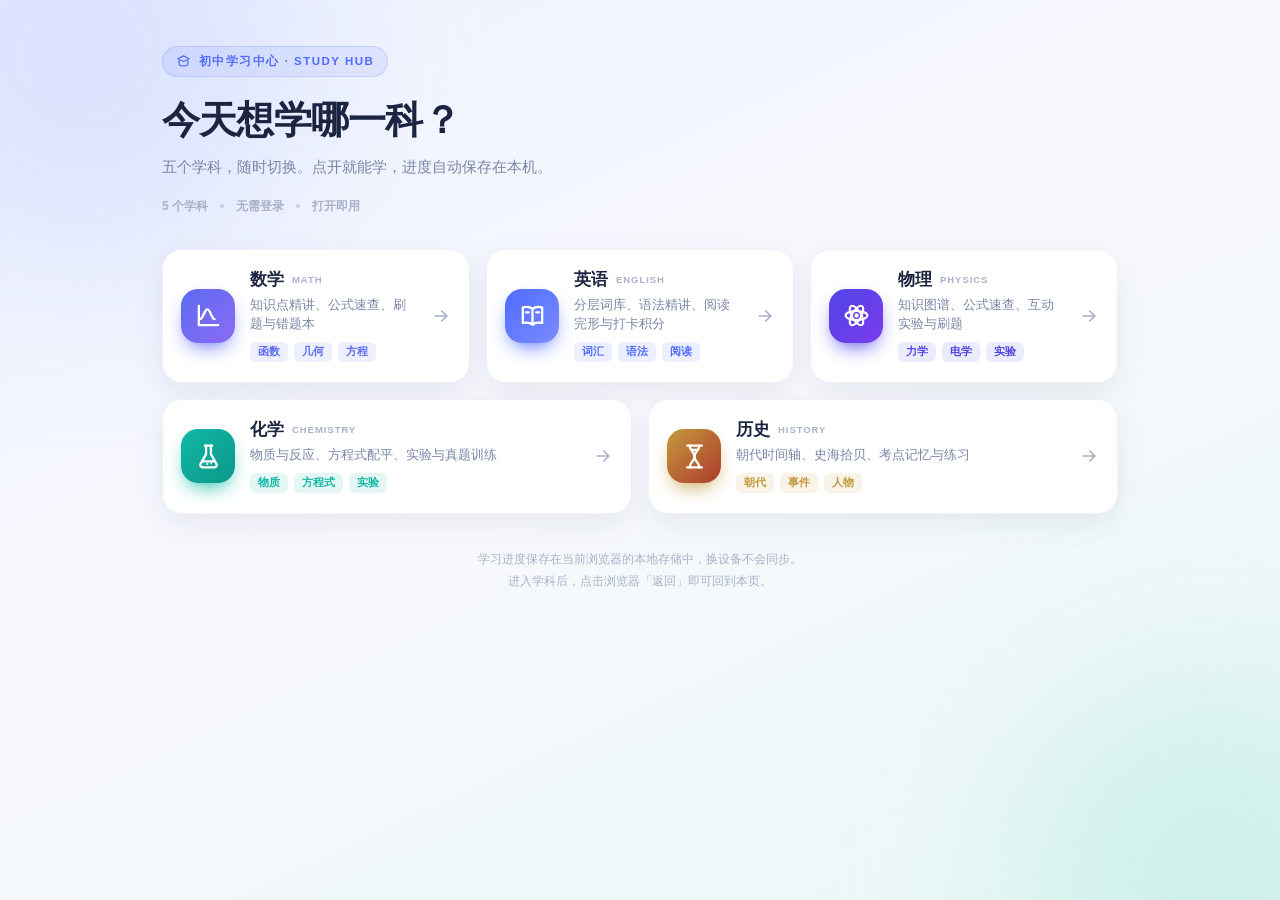
<file: index.html>
<!DOCTYPE html>
<html lang="zh-CN">
<head>
<meta charset="UTF-8">
<meta name="viewport" content="width=device-width, initial-scale=1, viewport-fit=cover">
<meta name="theme-color" content="#eef2ff">
<meta name="description" content="初中学习中心：数学、英语、物理、化学、历史，选择学科开始学习。">
<title>初中学习中心 · 选择学科</title>
<link rel="icon" href="data:image/svg+xml,%3Csvg xmlns='http://www.w3.org/2000/svg' viewBox='0 0 64 64'%3E%3Crect width='64' height='64' rx='16' fill='%234F6BFF'/%3E%3Cpath d='M13 20h17v26H13z' fill='white' opacity='.92'/%3E%3Cpath d='M34 20h17v26H34z' fill='white' opacity='.62'/%3E%3C/svg%3E">
<style>
:root{
  --bg1:#eef2ff; --bg2:#f8f9fd; --bg3:#e9f7f5;
  --card:#fff; --ink:#1B2440; --sub:#7A86A6; --faint:#A8B1C8;
  --line:#EDF0F7; --shadow:0 10px 30px rgba(31,45,90,.08);
  --shadow-h:0 20px 44px rgba(31,45,90,.16);
  --font:-apple-system,BlinkMacSystemFont,"PingFang SC","Hiragino Sans GB","Microsoft YaHei","Segoe UI",Roboto,sans-serif;
}
@media (prefers-color-scheme: dark){
  :root{
    --bg1:#161c33; --bg2:#101527; --bg3:#12262a;
    --card:#1c2340; --ink:#eef1ff; --sub:#98a3c2; --faint:#7782a5;
    --line:#2b3356; --shadow:0 10px 30px rgba(0,0,0,.28);
    --shadow-h:0 20px 44px rgba(0,0,0,.45);
  }
}
*{box-sizing:border-box}
html,body{margin:0;min-height:100%}
body{font-family:var(--font);color:var(--ink);background:linear-gradient(155deg,var(--bg1) 0%,var(--bg2) 48%,var(--bg3) 100%);background-attachment:fixed;-webkit-font-smoothing:antialiased;padding-bottom:36px}
.glow{position:fixed;border-radius:50%;filter:blur(90px);opacity:.45;pointer-events:none;z-index:0}
.glow-a{width:430px;height:430px;background:#c3d0ff;top:-160px;left:-130px}
.glow-b{width:380px;height:380px;background:#a9e9dd;bottom:-160px;right:-120px}
@media (prefers-color-scheme: dark){.glow{opacity:.16}}
.wrap{position:relative;z-index:1;max-width:1000px;margin:0 auto;padding:46px 22px 20px}
.brand{display:inline-flex;align-items:center;gap:8px;font-size:11.5px;font-weight:800;letter-spacing:.13em;color:#4F6BFF;background:rgba(79,107,255,.1);border:1px solid rgba(79,107,255,.18);padding:7px 13px;border-radius:999px}
.brand svg{width:15px;height:15px}
h1{font-size:clamp(26px,5vw,38px);margin:20px 0 10px;letter-spacing:-.02em;line-height:1.25}
.sub{margin:0;color:var(--sub);font-size:14.5px;line-height:1.75}
.meta{display:flex;align-items:center;gap:12px;margin-top:18px;font-size:12px;color:var(--faint);font-weight:600}
.meta i{width:4px;height:4px;border-radius:50%;background:currentColor;opacity:.55}
.grid{display:grid;grid-template-columns:repeat(6,1fr);gap:16px;margin-top:34px}
.subject{grid-column:span 2}
.subject:nth-child(4),.subject:nth-child(5){grid-column:span 3}
@media(max-width:860px){.grid{grid-template-columns:repeat(2,1fr)}.subject,.subject:nth-child(4),.subject:nth-child(5){grid-column:auto}}
@media(max-width:560px){.wrap{padding-top:30px}.grid{grid-template-columns:1fr;gap:13px;margin-top:26px}}
.subject{position:relative;display:flex;align-items:center;gap:15px;padding:20px 18px;background:var(--card);border:1px solid var(--line);border-radius:20px;text-decoration:none;color:inherit;box-shadow:var(--shadow);overflow:hidden;
  transition:transform .25s cubic-bezier(.2,.8,.2,1),box-shadow .25s,border-color .25s;
  animation:rise .5s both;animation-delay:calc(var(--i)*.07s)}
.subject::before{content:"";position:absolute;left:0;top:0;bottom:0;width:4px;background:linear-gradient(180deg,var(--c1),var(--c2));opacity:0;transition:opacity .25s}
.subject:hover,.subject:focus-visible{transform:translateY(-5px);box-shadow:var(--shadow-h);border-color:transparent;outline:none}
.subject:hover::before,.subject:focus-visible::before{opacity:1}
.subject:hover .arrow{transform:translateX(3px);color:var(--c1)}
@keyframes rise{from{opacity:0;transform:translateY(14px)}to{opacity:1;transform:translateY(0)}}
@media (prefers-reduced-motion: reduce){.subject{animation:none}}
.ic{flex:0 0 54px;width:54px;height:54px;border-radius:17px;display:flex;align-items:center;justify-content:center;background:linear-gradient(135deg,var(--c1),var(--c2));box-shadow:0 9px 20px -7px var(--c1)}
.ic svg{width:29px;height:29px;color:#fff}
.txt{flex:1;min-width:0;display:flex;flex-direction:column;gap:6px}
.ttl{display:flex;align-items:center;flex-wrap:wrap;gap:8px;font-size:17px;font-weight:800;line-height:1.2}
.ttl em{font-style:normal;font-size:9.5px;font-weight:700;letter-spacing:.1em;color:var(--faint)}
.badge{display:none;font-size:10px;font-weight:700;color:var(--c1);border:1px solid var(--c1);padding:2px 7px;border-radius:999px}
.subject.recent .badge{display:inline-block}
.desc{font-size:12.5px;color:var(--sub);line-height:1.5}
.tags{display:flex;flex-wrap:wrap;gap:6px;margin-top:2px}
.tags b{font-size:10.5px;font-weight:600;color:var(--c1);background:color-mix(in srgb,var(--c1) 11%,var(--card));padding:3px 8px;border-radius:6px}
.arrow{flex:0 0 auto;width:20px;height:20px;color:var(--faint);transition:.25s}
.arrow svg{width:100%;height:100%;display:block}
footer{margin-top:34px;text-align:center;color:var(--faint);font-size:11.5px;line-height:1.95}
footer p{margin:0}
</style>
</head>
<body>
<div class="glow glow-a"></div><div class="glow glow-b"></div>
<div class="wrap">

  <header>
    <div class="brand">
      <svg viewBox="0 0 24 24" fill="none" stroke="currentColor" stroke-width="2" stroke-linecap="round" stroke-linejoin="round"><path d="M12 3 3 7.5 12 12l9-4.5L12 3z"/><path d="M5 10.5V16c0 1.6 3.1 3 7 3s7-1.4 7-3v-5.5"/></svg>
      初中学习中心 · STUDY HUB
    </div>
    <h1>今天想学哪一科？</h1>
    <p class="sub">五个学科，随时切换。点开就能学，进度自动保存在本机。</p>
    <div class="meta"><span>5 个学科</span><i></i><span>无需登录</span><i></i><span>打开即用</span></div>
  </header>

  <main class="grid">

    <a class="subject" href="math/" data-key="math" style="--i:0;--c1:#5B6BF0;--c2:#8C6BF6">
      <span class="ic"><svg viewBox="0 0 24 24" fill="none" stroke="currentColor" stroke-width="1.9" stroke-linecap="round" stroke-linejoin="round"><path d="M4 4v16h16"/><path d="M5 15c2.6 0 3.4-8 6-8s3.4 8 6 8"/><circle cx="9" cy="9.6" r="1" fill="currentColor" stroke="none"/></svg></span>
      <span class="txt">
        <span class="ttl">数学 <em>MATH</em><span class="badge">最近学习</span></span>
        <span class="desc">知识点精讲、公式速查、刷题与错题本</span>
        <span class="tags"><b>函数</b><b>几何</b><b>方程</b></span>
      </span>
      <span class="arrow"><svg viewBox="0 0 24 24" fill="none" stroke="currentColor" stroke-width="2" stroke-linecap="round" stroke-linejoin="round"><path d="M5 12h13M13 6l6 6-6 6"/></svg></span>
    </a>

    <a class="subject" href="english/" data-key="english" style="--i:1;--c1:#4F6BFF;--c2:#7B8CFF">
      <span class="ic"><svg viewBox="0 0 24 24" fill="none" stroke="currentColor" stroke-width="1.9" stroke-linecap="round" stroke-linejoin="round"><path d="M12 6.5C10 4.8 7.2 4.5 4 5.2v13c3.2-.7 6-.4 8 1.3 2-1.7 4.8-2 8-1.3v-13c-3.2-.7-6-.4-8 1.3z"/><path d="M12 6.5v13"/><path d="M6.5 9.4h2.4M15.1 9.4h2.4"/></svg></span>
      <span class="txt">
        <span class="ttl">英语 <em>ENGLISH</em><span class="badge">最近学习</span></span>
        <span class="desc">分层词库、语法精讲、阅读完形与打卡积分</span>
        <span class="tags"><b>词汇</b><b>语法</b><b>阅读</b></span>
      </span>
      <span class="arrow"><svg viewBox="0 0 24 24" fill="none" stroke="currentColor" stroke-width="2" stroke-linecap="round" stroke-linejoin="round"><path d="M5 12h13M13 6l6 6-6 6"/></svg></span>
    </a>

    <a class="subject" href="physics/" data-key="physics" style="--i:2;--c1:#4F46E5;--c2:#7C3AED">
      <span class="ic"><svg viewBox="0 0 24 24" fill="none" stroke="currentColor" stroke-width="1.7" stroke-linecap="round"><ellipse cx="12" cy="12" rx="9" ry="3.8"/><ellipse cx="12" cy="12" rx="9" ry="3.8" transform="rotate(60 12 12)"/><ellipse cx="12" cy="12" rx="9" ry="3.8" transform="rotate(120 12 12)"/><circle cx="12" cy="12" r="1.8" fill="currentColor" stroke="none"/></svg></span>
      <span class="txt">
        <span class="ttl">物理 <em>PHYSICS</em><span class="badge">最近学习</span></span>
        <span class="desc">知识图谱、公式速查、互动实验与刷题</span>
        <span class="tags"><b>力学</b><b>电学</b><b>实验</b></span>
      </span>
      <span class="arrow"><svg viewBox="0 0 24 24" fill="none" stroke="currentColor" stroke-width="2" stroke-linecap="round" stroke-linejoin="round"><path d="M5 12h13M13 6l6 6-6 6"/></svg></span>
    </a>

    <a class="subject" href="huaxue/" data-key="huaxue" style="--i:3;--c1:#12B8A6;--c2:#0A988A">
      <span class="ic"><svg viewBox="0 0 24 24" fill="none" stroke="currentColor" stroke-width="1.9" stroke-linecap="round" stroke-linejoin="round"><path d="M9 3h6"/><path d="M10 3v7l-4.6 8.1A2 2 0 0 0 7.1 21h9.8a2 2 0 0 0 1.7-2.9L14 10V3"/><path d="M7.6 16h8.8"/><circle cx="11" cy="18.3" r=".9" fill="currentColor" stroke="none"/><circle cx="14.2" cy="17.8" r=".7" fill="currentColor" stroke="none"/></svg></span>
      <span class="txt">
        <span class="ttl">化学 <em>CHEMISTRY</em><span class="badge">最近学习</span></span>
        <span class="desc">物质与反应、方程式配平、实验与真题训练</span>
        <span class="tags"><b>物质</b><b>方程式</b><b>实验</b></span>
      </span>
      <span class="arrow"><svg viewBox="0 0 24 24" fill="none" stroke="currentColor" stroke-width="2" stroke-linecap="round" stroke-linejoin="round"><path d="M5 12h13M13 6l6 6-6 6"/></svg></span>
    </a>

    <a class="subject" href="histiry/" data-key="histiry" style="--i:4;--c1:#C39A3C;--c2:#AD3A2C">
      <span class="ic"><svg viewBox="0 0 24 24" fill="none" stroke="currentColor" stroke-width="1.9" stroke-linecap="round" stroke-linejoin="round"><path d="M6 3h12M6 21h12"/><path d="M8 3c0 4.2 4 4.6 4 9s-4 4.8-4 9"/><path d="M16 3c0 4.2-4 4.6-4 9s4 4.8 4 9"/><path d="M9.6 6.6h4.8"/></svg></span>
      <span class="txt">
        <span class="ttl">历史 <em>HISTORY</em><span class="badge">最近学习</span></span>
        <span class="desc">朝代时间轴、史海拾贝、考点记忆与练习</span>
        <span class="tags"><b>朝代</b><b>事件</b><b>人物</b></span>
      </span>
      <span class="arrow"><svg viewBox="0 0 24 24" fill="none" stroke="currentColor" stroke-width="2" stroke-linecap="round" stroke-linejoin="round"><path d="M5 12h13M13 6l6 6-6 6"/></svg></span>
    </a>

  </main>

  <footer>
    <p>学习进度保存在当前浏览器的本地存储中，换设备不会同步。</p>
    <p>进入学科后，点击浏览器「返回」即可回到本页。</p>
  </footer>
</div>

<script>
(function(){
  var KEY='jhs_study_last_subject';
  var cards=document.querySelectorAll('.subject');
  try{
    var last=localStorage.getItem(KEY);
    if(last){
      var hit=document.querySelector('.subject[data-key="'+last+'"]');
      if(hit) hit.classList.add('recent');
    }
  }catch(e){}
  for(var i=0;i<cards.length;i++){
    cards[i].addEventListener('click',function(){
      try{ localStorage.setItem(KEY,this.getAttribute('data-key')); }catch(e){}
    });
  }
})();
</script>
</body>
</html>
</file>
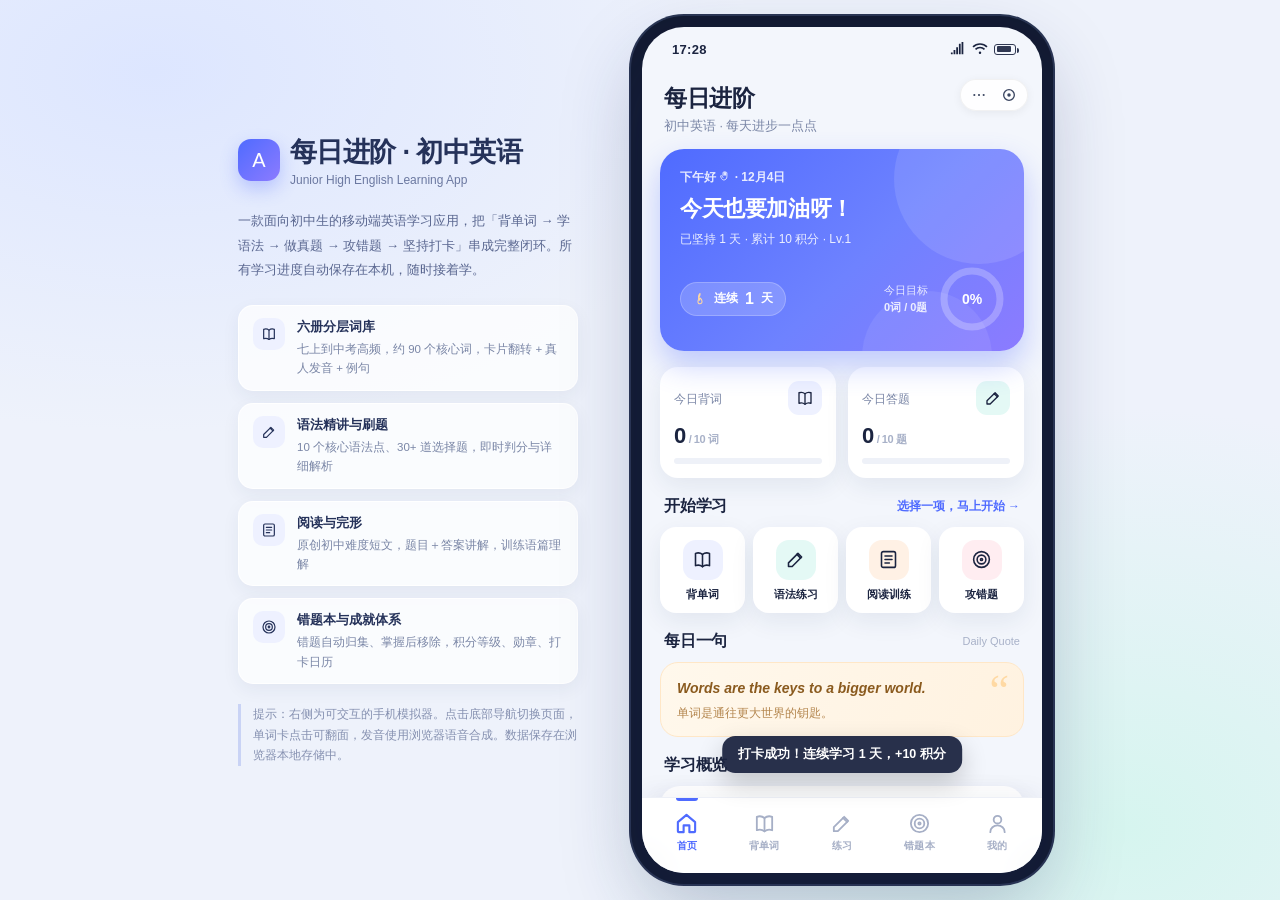
<file: english/index.html>
<!DOCTYPE html>
<html lang="zh-CN">
<head>
<meta charset="UTF-8">
<meta name="viewport" content="width=device-width, initial-scale=1.0, maximum-scale=1.0, user-scalable=no, viewport-fit=cover">
<meta name="theme-color" content="#4F6BFF">
<title>初中英语 · 每日进阶</title>
<link rel="icon" href="data:image/svg+xml,%3Csvg%20xmlns='http://www.w3.org/2000/svg'%20viewBox='0%200%2064%2064'%3E%3Crect%20width='64'%20height='64'%20rx='16'%20fill='%234F6BFF'/%3E%3Ctext%20x='32'%20y='45'%20font-size='38'%20font-weight='bold'%20text-anchor='middle'%20fill='white'%3EA%3C/text%3E%3C/svg%3E">
<style>
:root{
  --primary:#4F6BFF; --primary-2:#7B8CFF; --primary-soft:#EEF1FF;
  --mint:#00C2A8; --mint-soft:#E4F9F5; --orange:#FF9A4D; --orange-soft:#FFF1E5;
  --danger:#FF5D7A; --danger-soft:#FFEDF1; --gold:#F7B731;
  --ink:#1B2440; --sub:#7A86A6; --faint:#A8B1C8; --line:#EDF0F7;
  --bg:#F3F6FC; --card:#FFFFFF;
  --shadow:0 8px 24px rgba(31,45,90,.08); --shadow-lg:0 16px 40px rgba(31,45,90,.14);
  --font:-apple-system,BlinkMacSystemFont,"PingFang SC","Hiragino Sans GB","Microsoft YaHei","Segoe UI",Roboto,sans-serif;
}
*{box-sizing:border-box;-webkit-tap-highlight-color:transparent}
html,body{margin:0;padding:0;height:100%;font-family:var(--font);color:var(--ink);background:#E9EEF9}
button{font-family:inherit;cursor:pointer;border:0;background:none;color:inherit}
input,select{font-family:inherit}
svg{display:block}
.app-shell{min-height:100vh;display:flex;align-items:center;justify-content:center;gap:64px;padding:24px;
  background:radial-gradient(1000px 600px at 12% 8%,#DDE6FF 0%,transparent 60%),radial-gradient(900px 700px at 88% 92%,#D6F5EF 0%,transparent 60%),#EEF2FB}

/* ---------- 手机外壳 ---------- */
.phone{position:relative;width:400px;height:min(856px,94vh);background:var(--bg);border-radius:42px;
  box-shadow:0 30px 80px rgba(28,40,90,.28),0 0 0 11px #121A31,0 0 0 13px #2B3654;overflow:hidden;display:flex;flex-direction:column;flex:none}
.statusbar{height:44px;flex:none;display:flex;align-items:center;justify-content:space-between;padding:0 26px 0 30px;font-size:13px;font-weight:700;letter-spacing:.3px;z-index:20;position:relative}
.statusbar .sb-right{display:flex;align-items:center;gap:6px}
.statusbar .sb-right svg{width:16px;height:14px;fill:var(--ink)}
.statusbar .battery{width:22px;height:11px;border:1.6px solid var(--ink);border-radius:3px;position:relative;opacity:.9}
.statusbar .battery::before{content:"";position:absolute;left:1.5px;top:1.5px;bottom:1.5px;width:14px;background:var(--ink);border-radius:1px}
.statusbar .battery::after{content:"";position:absolute;right:-4px;top:3px;width:2px;height:5px;background:var(--ink);border-radius:0 2px 2px 0}
.capsule{position:absolute;right:14px;top:52px;z-index:30;height:32px;border-radius:18px;background:rgba(255,255,255,.86);
  border:1px solid rgba(0,0,0,.05);box-shadow:0 2px 10px rgba(0,0,0,.06);display:flex;align-items:center;padding:0 4px;gap:2px}
.capsule i{width:28px;height:26px;display:flex;align-items:center;justify-content:center;color:#3A4560}
.capsule i svg{width:16px;height:16px;stroke:#3A4560;fill:none;stroke-width:2}
#pages{position:relative;flex:1;min-height:0}
.page{position:absolute;inset:0;display:none;flex-direction:column;animation:fadeUp .28s ease both}
.page.active{display:flex}
@keyframes fadeUp{from{opacity:0;transform:translateY(8px)}to{opacity:1;transform:none}}
.scroll{flex:1;min-height:0;overflow-y:auto;overflow-x:hidden;padding:6px 18px 24px;scrollbar-width:none}
.scroll::-webkit-scrollbar{display:none}
.pad-top{padding-top:52px}

/* ---------- 顶部标题 ---------- */
.topbar{padding:8px 4px 14px;display:flex;align-items:flex-end;justify-content:space-between;gap:10px}
.topbar h1{margin:0;font-size:23px;font-weight:800;letter-spacing:-.5px;line-height:1.2}
.topbar p{margin:5px 0 0;font-size:12.5px;color:var(--sub)}
.topbar .tb-right{font-size:12px;color:var(--sub);flex:none}
.pill{display:inline-flex;align-items:center;gap:5px;background:#fff;border:1px solid var(--line);border-radius:999px;padding:6px 11px;font-size:11.5px;font-weight:600;color:var(--sub);box-shadow:0 2px 8px rgba(31,45,90,.05)}

/* ---------- 通用组件 ---------- */
.card{background:var(--card);border-radius:20px;box-shadow:var(--shadow);padding:16px;margin-bottom:14px}
.sec-head{display:flex;align-items:center;justify-content:space-between;margin:18px 4px 10px}
.sec-head h2{margin:0;font-size:15.5px;font-weight:800;letter-spacing:-.2px}
.sec-head .more{font-size:12px;color:var(--primary);font-weight:700}
.row{display:flex;align-items:center}
.between{display:flex;align-items:center;justify-content:space-between}
.gap8{gap:8px}.gap12{gap:12px}
.muted{color:var(--sub)}.faint{color:var(--faint)}
.tiny{font-size:11px}.small{font-size:12px}.mid{font-size:13.5px}
.bold{font-weight:800}.semi{font-weight:700}
.tag{display:inline-block;padding:3px 9px;border-radius:8px;font-size:10.5px;font-weight:700;background:var(--primary-soft);color:var(--primary)}
.tag.mint{background:var(--mint-soft);color:#009E88}
.tag.orange{background:var(--orange-soft);color:#E07A25}
.tag.danger{background:var(--danger-soft);color:#E4415F}
.tag.gray{background:#F1F3F9;color:var(--sub)}
.btn{display:inline-flex;align-items:center;justify-content:center;gap:6px;height:44px;border-radius:14px;padding:0 18px;font-size:14px;font-weight:700;transition:transform .15s,box-shadow .2s}
.btn:active{transform:scale(.97)}
.btn-primary{background:linear-gradient(135deg,var(--primary),var(--primary-2));color:#fff;box-shadow:0 8px 18px rgba(79,107,255,.32)}
.btn-ghost{background:var(--primary-soft);color:var(--primary)}
.btn-plain{background:#F2F4FA;color:var(--ink)}
.btn-mint{background:linear-gradient(135deg,#00C2A8,#38D6B7);color:#fff;box-shadow:0 8px 18px rgba(0,194,168,.28)}
.btn-sm{height:34px;padding:0 13px;font-size:12.5px;border-radius:11px}
.btn-block{width:100%}
.btn[disabled]{opacity:.45;pointer-events:none}
.chip{display:inline-flex;align-items:center;gap:5px;height:32px;padding:0 13px;border-radius:11px;background:#fff;border:1px solid var(--line);font-size:12px;font-weight:600;color:var(--sub);white-space:nowrap;transition:.18s}
.chip.active{background:var(--primary);border-color:var(--primary);color:#fff;box-shadow:0 5px 12px rgba(79,107,255,.28)}
.chips{display:flex;gap:8px;overflow-x:auto;padding:2px 2px 8px;scrollbar-width:none}
.chips::-webkit-scrollbar{display:none}
.divider{height:1px;background:var(--line);margin:12px 0}
.empty{text-align:center;padding:52px 20px;color:var(--sub)}
.empty .em-ic{width:76px;height:76px;margin:0 auto 16px;border-radius:26px;background:#fff;box-shadow:var(--shadow);display:flex;align-items:center;justify-content:center;font-size:34px}
.empty h3{margin:0 0 8px;font-size:15px;color:var(--ink);font-weight:800}
.empty p{margin:0;font-size:12.5px;line-height:1.7}

/* ---------- TabBar ---------- */
.tabbar{height:76px;flex:none;background:rgba(255,255,255,.96);border-top:1px solid var(--line);display:flex;align-items:flex-start;padding:8px 6px 0;
  box-shadow:0 -6px 22px rgba(31,45,90,.05);z-index:25;backdrop-filter:blur(12px)}
.tab{flex:1;display:flex;flex-direction:column;align-items:center;gap:4px;padding:6px 0;color:#A6AFC6;transition:.2s;position:relative}
.tab svg{width:23px;height:23px;stroke:currentColor;fill:none;stroke-width:1.9;stroke-linecap:round;stroke-linejoin:round}
.tab span{font-size:10px;font-weight:700;letter-spacing:.2px}
.tab.active{color:var(--primary)}
.tab.active svg{stroke-width:2.2}
.tab.active::before{content:"";position:absolute;top:-8px;width:22px;height:3px;border-radius:0 0 4px 4px;background:var(--primary)}
.tab .dot{position:absolute;top:3px;right:calc(50% - 18px);min-width:15px;height:15px;padding:0 3px;border-radius:9px;background:var(--danger);color:#fff;font-size:9px;font-weight:800;display:flex;align-items:center;justify-content:center;border:2px solid #fff}
.ic{width:1em;height:1em;display:inline-block;vertical-align:-.14em;fill:none;stroke:currentColor;stroke-width:1.8;stroke-linecap:round;stroke-linejoin:round;flex:none}
.ic text{fill:currentColor;stroke:none}
.hero .streak .ic{width:14px;height:14px;color:#FFD7A0}
.qi .ic{width:21px;height:21px}
.goal-ic .ic{width:18px;height:18px}
.mo-ic .ic{width:25px;height:25px;color:#fff}
.pk-ic .ic{width:21px;height:21px}
.bi .ic{width:27px;height:27px}
.badge.got .ic{color:#D99A16}
.em-ic .ic{width:36px;height:36px}
.avatar .ic{width:30px;height:30px}
.sr-ic .ic{width:17px;height:17px}
.r-emoji .ic{width:52px;height:52px;color:var(--primary)}
.wc-back .bc-tip .ic{width:13px;height:13px}
.fb .ic{width:15px;height:15px}
.explain h5 .ic{width:15px;height:15px}
.wi-exp .ic{width:13px;height:13px}

/* ---------- 首页 ---------- */
.hero{position:relative;overflow:hidden;background:linear-gradient(135deg,#4F6BFF 0%,#6E82FF 55%,#8C7BFF 100%);border-radius:24px;padding:20px;color:#fff;box-shadow:0 14px 30px rgba(79,107,255,.32);margin-bottom:16px}
.hero::after{content:"";position:absolute;right:-40px;top:-55px;width:170px;height:170px;border-radius:50%;background:rgba(255,255,255,.11)}
.hero::before{content:"";position:absolute;right:32px;bottom:-70px;width:130px;height:130px;border-radius:50%;background:rgba(255,255,255,.08)}
.hero .hi{font-size:12px;opacity:.86;font-weight:600;position:relative;z-index:1}
.hero h2{margin:8px 0 6px;font-size:22px;font-weight:800;letter-spacing:-.4px;position:relative;z-index:1}
.hero .desc{font-size:12px;opacity:.88;line-height:1.6;position:relative;z-index:1}
.hero-bottom{display:flex;align-items:center;justify-content:space-between;margin-top:18px;position:relative;z-index:1}
.streak{display:flex;align-items:center;gap:7px;background:rgba(255,255,255,.18);border:1px solid rgba(255,255,255,.22);padding:7px 12px;border-radius:999px;font-size:12px;font-weight:700}
.streak b{font-size:16px}
.ring-wrap{display:flex;align-items:center;gap:12px}
.ring{width:64px;height:64px;position:relative;flex:none}
.ring svg{width:64px;height:64px;transform:rotate(-90deg)}
.ring .track{stroke:rgba(255,255,255,.24)}
.ring .bar{stroke:#fff;stroke-linecap:round;transition:stroke-dashoffset .8s ease}
.ring .pct{position:absolute;inset:0;display:flex;align-items:center;justify-content:center;font-size:14px;font-weight:800}
.ring-label{font-size:11px;opacity:.85;line-height:1.5}
.goal-grid{display:grid;grid-template-columns:1fr 1fr;gap:12px;margin-bottom:14px}
.goal-card{background:#fff;border-radius:18px;padding:14px;box-shadow:var(--shadow)}
.goal-card .gc-top{display:flex;align-items:center;justify-content:space-between;margin-bottom:10px}
.goal-ic{width:34px;height:34px;border-radius:11px;display:flex;align-items:center;justify-content:center;font-size:17px}
.goal-card .num{font-size:22px;font-weight:800;letter-spacing:-.5px;line-height:1}
.goal-card .num small{font-size:11px;font-weight:600;color:var(--faint);margin-left:3px}
.goal-card .lbl{font-size:11.5px;color:var(--sub);margin-top:4px}
.pbar{height:6px;border-radius:6px;background:#EEF1F8;overflow:hidden;margin-top:11px}
.pbar i{display:block;height:100%;border-radius:6px;transition:width .6s ease}
.quick-grid{display:grid;grid-template-columns:repeat(4,1fr);gap:8px}
.quick{background:#fff;border-radius:16px;padding:13px 4px 11px;text-align:center;box-shadow:var(--shadow);transition:transform .15s}
.quick:active{transform:scale(.95)}
.quick .qi{width:40px;height:40px;margin:0 auto 8px;border-radius:13px;display:flex;align-items:center;justify-content:center;font-size:20px}
.quick span{font-size:10.5px;font-weight:700;color:var(--ink);display:block}
.quote{background:linear-gradient(120deg,#FFF8EC,#FFF2E0);border:1px solid #FFE7C7;border-radius:18px;padding:15px 16px;position:relative}
.quote .qm{position:absolute;right:14px;top:6px;font-size:44px;color:#FFD9A3;font-family:Georgia,serif;line-height:1}
.quote .en{font-size:14px;font-weight:700;line-height:1.55;color:#8A5A1E;padding-right:26px;font-style:italic}
.quote .cn{font-size:11.5px;color:#B4864E;margin-top:7px}
.mini-stats{display:grid;grid-template-columns:repeat(3,1fr);text-align:center}
.mini-stats .ms b{display:block;font-size:19px;font-weight:800;line-height:1.2}
.mini-stats .ms span{font-size:10.5px;color:var(--sub)}
.mini-stats .ms+.ms{border-left:1px solid var(--line)}

/* ---------- 单词卡片 ---------- */
.pack-scroll{display:flex;gap:10px;overflow-x:auto;padding:2px 2px 12px;scrollbar-width:none}
.pack-scroll::-webkit-scrollbar{display:none}
.pack{flex:none;width:150px;background:#fff;border-radius:17px;padding:13px;box-shadow:var(--shadow);border:2px solid transparent;transition:.2s;text-align:left}
.pack.active{border-color:var(--primary);box-shadow:0 10px 22px rgba(79,107,255,.2)}
.pack .pk-ic{font-size:20px;margin-bottom:8px}
.pack h4{margin:0 0 4px;font-size:13px;font-weight:800}
.pack p{margin:0;font-size:10.5px;color:var(--sub);line-height:1.5}
.pack .pk-foot{display:flex;align-items:center;justify-content:space-between;margin-top:10px;font-size:10px;color:var(--faint)}
.pack .pk-mini{height:4px;border-radius:4px;background:#EEF1F8;overflow:hidden;margin-top:6px}
.pack .pk-mini i{display:block;height:100%;background:var(--mint);border-radius:4px}
.word-card{perspective:1400px;height:340px;margin:4px 0 14px;cursor:pointer}
.wc-inner{position:relative;width:100%;height:100%;transform-style:preserve-3d;transition:transform .6s cubic-bezier(.2,.8,.2,1)}
.word-card.flipped .wc-inner{transform:rotateY(180deg)}
.wc-face{position:absolute;inset:0;backface-visibility:hidden;-webkit-backface-visibility:hidden;border-radius:24px;padding:22px;box-shadow:var(--shadow-lg);display:flex;flex-direction:column;overflow:hidden}
.wc-front{background:linear-gradient(150deg,#FFFFFF 0%,#F7F9FF 100%);border:1px solid #EDF0FB}
.wc-back{transform:rotateY(180deg);background:linear-gradient(150deg,#4F6BFF,#7C7BFF);color:#fff;border:1px solid rgba(255,255,255,.15)}
.wc-front::after{content:"";position:absolute;right:-50px;bottom:-60px;width:180px;height:180px;border-radius:50%;background:rgba(79,107,255,.05)}
.wc-head{display:flex;align-items:center;justify-content:space-between;position:relative;z-index:1}
.wc-index{font-size:11px;font-weight:700;color:var(--faint);letter-spacing:1px}
.speak{width:38px;height:38px;border-radius:13px;background:var(--primary-soft);display:flex;align-items:center;justify-content:center;color:var(--primary);transition:.15s}
.speak:active{transform:scale(.9)}
.speak svg{width:19px;height:19px;stroke:currentColor;fill:none;stroke-width:2;stroke-linecap:round;stroke-linejoin:round}
.wc-body{flex:1;display:flex;flex-direction:column;align-items:center;justify-content:center;text-align:center;position:relative;z-index:1}
.wc-word{font-size:38px;font-weight:800;letter-spacing:-1.2px;line-height:1.15;word-break:break-word}
.wc-ph{font-size:14px;color:var(--sub);margin-top:9px;font-family:"Times New Roman",Georgia,serif}
.wc-hint{margin-top:26px;font-size:11.5px;color:var(--faint);display:flex;align-items:center;gap:6px}
.wc-hint svg{width:14px;height:14px;stroke:currentColor;fill:none;stroke-width:2}
.wc-foot{position:relative;z-index:1;display:flex;justify-content:center}
.wc-back .bc-tag{align-self:flex-start;font-size:11px;font-weight:700;background:rgba(255,255,255,.2);padding:5px 11px;border-radius:9px}
.wc-back .bc-mean{font-size:26px;font-weight:800;margin:18px 0 6px;line-height:1.35}
.wc-back .bc-pos{font-size:12px;opacity:.8;font-style:italic}
.wc-back .bc-ex{margin-top:24px;background:rgba(255,255,255,.14);border-radius:14px;padding:13px;font-size:13px;line-height:1.6}
.wc-back .bc-ex .cn{font-size:11.5px;opacity:.82;margin-top:7px}
.wc-back .bc-tip{font-size:11px;opacity:.9;margin-top:10px;line-height:1.6}
.fb-row{display:grid;grid-template-columns:repeat(3,1fr);gap:9px;margin-bottom:14px}
.fb{height:48px;border-radius:15px;font-size:13px;font-weight:800;display:flex;align-items:center;justify-content:center;gap:5px;transition:transform .15s;box-shadow:var(--shadow)}
.fb:active{transform:scale(.95)}
.fb.no{background:var(--danger-soft);color:#E4415F}
.fb.vague{background:var(--orange-soft);color:#DD7A22}
.fb.yes{background:var(--mint-soft);color:#009E88}
.word-tools{display:flex;gap:9px;margin-bottom:14px}
.word-tools .btn{flex:1;height:40px;font-size:12.5px;border-radius:13px}
.word-progress{display:flex;align-items:center;gap:10px;margin:0 2px 12px}
.word-progress .pbar{flex:1;margin:0;height:7px}
.word-progress span{font-size:11px;color:var(--sub);font-weight:700;flex:none}

/* ---------- 练习 ---------- */
.module-grid{display:grid;grid-template-columns:1fr 1fr;gap:12px;margin-bottom:6px}
.module{border-radius:20px;padding:16px;color:#fff;position:relative;overflow:hidden;min-height:118px;display:flex;flex-direction:column;justify-content:space-between;transition:transform .15s;box-shadow:var(--shadow)}
.module:active{transform:scale(.97)}
.module::after{content:"";position:absolute;right:-28px;top:-28px;width:100px;height:100px;border-radius:50%;background:rgba(255,255,255,.13)}
.module .mo-ic{font-size:24px}
.module h3{margin:0;font-size:15px;font-weight:800}
.module p{margin:4px 0 0;font-size:10.5px;opacity:.85;line-height:1.5}
.module .mo-go{font-size:11px;font-weight:700;background:rgba(255,255,255,.22);align-self:flex-start;padding:5px 10px;border-radius:9px;margin-top:10px}
.m-blue{background:linear-gradient(140deg,#4F6BFF,#8C7BFF)}
.m-mint{background:linear-gradient(140deg,#00BFA8,#3BD4B0)}
.m-orange{background:linear-gradient(140deg,#FF9545,#FFB56B)}
.m-pink{background:linear-gradient(140deg,#FF6488,#FF8FA8)}
.grammar-card{cursor:pointer}
.grammar-card .gh{display:flex;align-items:center;gap:10px}
.grammar-card .gh .gi{width:36px;height:36px;border-radius:12px;background:var(--primary-soft);display:flex;align-items:center;justify-content:center;font-size:16px;flex:none}
.grammar-card h4{margin:0;font-size:14px;font-weight:800}
.g-detail{margin-top:10px;padding-top:12px;border-top:1px dashed var(--line);font-size:12.5px;line-height:1.8;color:#4B5673}
.g-detail li{margin-bottom:5px}
.g-detail .ex{background:#F7F9FF;border-radius:10px;padding:8px 10px;margin-top:8px;font-size:12px;color:#44507A;font-style:italic}

/* 答题界面 */
.quiz-head{display:flex;align-items:center;justify-content:space-between;margin-bottom:14px}
.quiz-head .qh-left{display:flex;align-items:center;gap:10px}
.back-ic{width:34px;height:34px;border-radius:11px;background:#fff;box-shadow:var(--shadow);display:flex;align-items:center;justify-content:center}
.back-ic svg{width:17px;height:17px;stroke:var(--ink);fill:none;stroke-width:2.2;stroke-linecap:round;stroke-linejoin:round}
.quiz-head .qh-title{font-size:14px;font-weight:800}
.quiz-head .qh-count{font-size:12px;color:var(--sub);font-weight:700}
.q-progress{height:6px;border-radius:6px;background:#E7EBF5;overflow:hidden;margin-bottom:16px}
.q-progress i{display:block;height:100%;background:linear-gradient(90deg,var(--primary),var(--mint));border-radius:6px;transition:width .35s}
.q-card{background:#fff;border-radius:20px;box-shadow:var(--shadow);padding:18px;margin-bottom:14px}
.q-meta{display:flex;align-items:center;gap:7px;margin-bottom:12px;flex-wrap:wrap}
.q-text{font-size:16px;font-weight:700;line-height:1.75;letter-spacing:.1px}
.q-text .blank{display:inline-block;min-width:56px;border-bottom:2px solid var(--primary);text-align:center;color:var(--primary);font-weight:800}
.opts{display:flex;flex-direction:column;gap:10px;margin-top:16px}
.opt{display:flex;align-items:center;gap:11px;background:#fff;border:1.6px solid var(--line);border-radius:15px;padding:13px 14px;text-align:left;font-size:13.5px;line-height:1.5;transition:.18s;box-shadow:0 2px 8px rgba(31,45,90,.03)}
.opt:active{transform:scale(.985)}
.opt .ol{width:27px;height:27px;border-radius:9px;background:#F2F4FA;color:var(--sub);display:flex;align-items:center;justify-content:center;font-size:12px;font-weight:800;flex:none}
.opt.sel{border-color:var(--primary);background:var(--primary-soft)}
.opt.sel .ol{background:var(--primary);color:#fff}
.opt.correct{border-color:var(--mint);background:var(--mint-soft)}
.opt.correct .ol{background:var(--mint);color:#fff}
.opt.wrong{border-color:var(--danger);background:var(--danger-soft)}
.opt.wrong .ol{background:var(--danger);color:#fff}
.opt.lock{pointer-events:none}
.explain{margin-top:14px;border-radius:16px;padding:14px;font-size:12.5px;line-height:1.75;animation:fadeUp .25s both}
.explain.ok{background:var(--mint-soft);color:#087E6D}
.explain.bad{background:var(--danger-soft);color:#C33A57}
.explain h5{margin:0 0 6px;font-size:13px;font-weight:800;display:flex;align-items:center;gap:6px}
.explain .ans{font-weight:800}
.explain p{margin:6px 0 0}
.passage{background:#fff;border-radius:18px;box-shadow:var(--shadow);padding:16px;font-size:13.5px;line-height:1.95;color:#3C4763;margin-bottom:14px;max-height:230px;overflow-y:auto;scrollbar-width:none}
.passage::-webkit-scrollbar{display:none}
.passage h4{margin:0 0 10px;font-size:14px;color:var(--ink);font-weight:800}
.passage p{margin:0 0 10px}
.passage .clz-num{color:var(--primary);font-weight:800}
.result-card{text-align:center;padding:28px 18px}
.result-card .r-emoji{font-size:52px;line-height:1}
.result-card h2{margin:12px 0 6px;font-size:22px;font-weight:800}
.result-card p{margin:0;font-size:12.5px;color:var(--sub);line-height:1.7}
.result-ring{width:118px;height:118px;margin:18px auto;position:relative}
.result-ring svg{width:118px;height:118px;transform:rotate(-90deg)}
.result-ring .track{stroke:#EDF0F8}
.result-ring .bar{stroke:url(#rgrad);stroke-linecap:round;transition:stroke-dashoffset 1s ease}
.result-ring .txt{position:absolute;inset:0;display:flex;flex-direction:column;align-items:center;justify-content:center}
.result-ring .txt b{font-size:28px;font-weight:800;line-height:1}
.result-ring .txt span{font-size:10.5px;color:var(--sub);margin-top:3px}
.res-stats{display:grid;grid-template-columns:repeat(3,1fr);gap:10px;margin:18px 0}
.res-stats div{background:#F7F9FE;border-radius:14px;padding:12px 6px}
.res-stats b{display:block;font-size:19px;font-weight:800}
.res-stats span{font-size:10.5px;color:var(--sub)}

/* ---------- 错题本 ---------- */
.wrong-item{background:#fff;border-radius:18px;box-shadow:var(--shadow);padding:15px;margin-bottom:12px;border-left:4px solid var(--danger)}
.wi-top{display:flex;align-items:center;justify-content:space-between;margin-bottom:10px;gap:8px}
.wi-q{font-size:13.5px;font-weight:700;line-height:1.65;margin-bottom:10px}
.wi-ans{display:flex;gap:8px;flex-wrap:wrap;font-size:11.5px}
.wi-ans span{padding:4px 9px;border-radius:8px;background:#F5F7FC;color:var(--sub)}
.wi-ans span.bad{background:var(--danger-soft);color:#E4415F}
.wi-ans span.good{background:var(--mint-soft);color:#009E88}
.wi-exp{font-size:11.5px;color:var(--sub);line-height:1.7;background:#F8FAFE;border-radius:10px;padding:10px;margin-top:10px}
.wi-foot{display:flex;gap:8px;margin-top:11px}
.wi-foot .btn{flex:1;height:34px;font-size:12px;border-radius:11px}

/* ---------- 我的 ---------- */
.profile{background:linear-gradient(135deg,#4F6BFF,#8378FF);border-radius:22px;padding:20px;color:#fff;box-shadow:0 14px 30px rgba(79,107,255,.28);margin-bottom:14px;position:relative;overflow:hidden}
.profile::after{content:"";position:absolute;right:-30px;top:-40px;width:150px;height:150px;border-radius:50%;background:rgba(255,255,255,.1)}
.pf-top{display:flex;align-items:center;gap:13px;position:relative;z-index:1}
.avatar{width:56px;height:56px;border-radius:19px;background:rgba(255,255,255,.22);border:1px solid rgba(255,255,255,.3);display:flex;align-items:center;justify-content:center;font-size:27px;flex:none}
.pf-top h3{margin:0;font-size:17px;font-weight:800}
.pf-top p{margin:5px 0 0;font-size:11.5px;opacity:.85}
.lv-wrap{margin-top:16px;position:relative;z-index:1}
.lv-row{display:flex;justify-content:space-between;font-size:11px;margin-bottom:7px;opacity:.9}
.lv-bar{height:8px;border-radius:8px;background:rgba(255,255,255,.25);overflow:hidden}
.lv-bar i{display:block;height:100%;background:#fff;border-radius:8px;transition:width .7s}
.pf-points{display:flex;gap:10px;margin-top:16px;position:relative;z-index:1}
.pf-points div{flex:1;background:rgba(255,255,255,.16);border-radius:13px;padding:10px;text-align:center}
.pf-points b{display:block;font-size:19px;font-weight:800}
.pf-points span{font-size:10px;opacity:.85}
.chart{display:flex;align-items:flex-end;justify-content:space-between;height:112px;gap:8px;padding-top:10px}
.chart .col{flex:1;display:flex;flex-direction:column;align-items:center;gap:6px;height:100%;justify-content:flex-end}
.chart .bar{width:100%;max-width:26px;border-radius:7px 7px 4px 4px;background:linear-gradient(180deg,var(--primary-2),var(--primary));min-height:4px;transition:height .6s}
.chart .bar.today{background:linear-gradient(180deg,#FFC06B,var(--orange))}
.chart .lb{font-size:10px;color:var(--sub);white-space:nowrap}
.badge-grid{display:grid;grid-template-columns:repeat(4,1fr);gap:10px}
.badge{text-align:center;padding:11px 4px;border-radius:15px;background:#F8FAFE;transition:.2s}
.badge .bi{font-size:26px;line-height:1.2;filter:grayscale(1);opacity:.35}
.badge.got .bi{filter:none;opacity:1}
.badge.got{background:linear-gradient(160deg,#FFF8E9,#FFF1D8)}
.badge b{display:block;font-size:10px;font-weight:800;margin-top:6px;color:var(--ink)}
.badge span{display:block;font-size:9px;color:var(--faint);margin-top:2px;line-height:1.3}
.setting-row{display:flex;align-items:center;justify-content:space-between;padding:11px 0;border-bottom:1px solid var(--line)}
.setting-row:last-child{border-bottom:0}
.setting-row .sr-l{display:flex;align-items:center;gap:10px}
.setting-row .sr-ic{width:32px;height:32px;border-radius:10px;background:var(--primary-soft);display:flex;align-items:center;justify-content:center;font-size:15px}
.setting-row b{font-size:13px;font-weight:700}
.setting-row small{display:block;font-size:10.5px;color:var(--sub);margin-top:2px}
.seg{display:flex;background:#F2F4FA;border-radius:10px;padding:3px;gap:2px}
.seg button{padding:5px 9px;border-radius:8px;font-size:11px;font-weight:700;color:var(--sub)}
.seg button.on{background:#fff;color:var(--primary);box-shadow:0 2px 6px rgba(0,0,0,.07)}
.calendar{display:grid;grid-template-columns:repeat(7,1fr);gap:6px;margin-top:12px}
.cal-day{aspect-ratio:1;border-radius:9px;background:#F4F6FC;display:flex;align-items:center;justify-content:center;font-size:10.5px;color:var(--faint);font-weight:700}
.cal-day.on{background:linear-gradient(140deg,var(--primary),var(--primary-2));color:#fff;box-shadow:0 4px 10px rgba(79,107,255,.25)}
.cal-day.today{outline:2px solid var(--orange);outline-offset:1px}

/* ---------- 弹层 / 提示 ---------- */
#overlay{position:absolute;inset:0;z-index:60;pointer-events:none}
.toast{position:absolute;left:50%;bottom:100px;transform:translate(-50%,14px);background:rgba(27,36,64,.94);color:#fff;padding:10px 16px;border-radius:13px;font-size:12.5px;font-weight:600;
  box-shadow:0 10px 26px rgba(0,0,0,.2);opacity:0;transition:.3s;white-space:nowrap;max-width:88%;text-align:center;z-index:70}
.toast.show{opacity:1;transform:translate(-50%,0)}
.point-float{position:absolute;left:50%;top:45%;transform:translateX(-50%);font-size:30px;font-weight:800;color:var(--gold);
  text-shadow:0 3px 12px rgba(247,183,49,.5);z-index:75;animation:floatUp 1.1s ease both;pointer-events:none}
@keyframes floatUp{0%{opacity:0;transform:translate(-50%,10px) scale(.7)}25%{opacity:1;transform:translate(-50%,-8px) scale(1.12)}100%{opacity:0;transform:translate(-50%,-70px) scale(1)}}
.modal{position:absolute;inset:0;background:rgba(20,28,54,.45);display:flex;align-items:center;justify-content:center;padding:26px;z-index:80;opacity:0;pointer-events:none;transition:.25s;backdrop-filter:blur(3px)}
.modal.show{opacity:1;pointer-events:auto}
.modal-card{background:#fff;border-radius:24px;padding:22px;width:100%;max-width:330px;box-shadow:var(--shadow-lg);transform:scale(.9);transition:.28s;text-align:center}
.modal.show .modal-card{transform:scale(1)}
.modal-card .mc-ic{font-size:42px;line-height:1}
.modal-card h3{margin:12px 0 7px;font-size:18px;font-weight:800}
.modal-card p{margin:0;font-size:12.5px;color:var(--sub);line-height:1.75}
.modal-card .mc-btns{display:flex;gap:9px;margin-top:20px}
.modal-card .mc-btns .btn{flex:1}

/* ---------- 桌面端介绍 ---------- */
.desktop-intro{width:340px;color:#25325A;flex:none}
.desktop-intro .di-logo{display:flex;align-items:center;gap:10px;margin-bottom:22px}
.desktop-intro .di-logo .lg{width:42px;height:42px;border-radius:13px;background:linear-gradient(135deg,#4F6BFF,#8C7BFF);display:flex;align-items:center;justify-content:center;color:#fff;font-size:20px;box-shadow:0 8px 18px rgba(79,107,255,.3)}
.desktop-intro h1{margin:0;font-size:27px;font-weight:800;letter-spacing:-.6px}
.desktop-intro .di-sub{font-size:12px;color:#6B78A0;margin-top:3px}
.desktop-intro>p{font-size:13px;line-height:1.9;color:#5A6790;margin:0 0 22px}
.di-list{display:flex;flex-direction:column;gap:12px}
.di-item{display:flex;gap:12px;background:rgba(255,255,255,.72);border:1px solid rgba(255,255,255,.9);border-radius:15px;padding:12px 14px;box-shadow:0 6px 18px rgba(31,45,90,.06)}
.di-item .di-ic{width:32px;height:32px;border-radius:10px;background:var(--primary-soft);display:flex;align-items:center;justify-content:center;font-size:16px;flex:none}
.di-item b{font-size:13px;display:block;margin-bottom:3px}
.di-item span{font-size:11.5px;color:#7A86A6;line-height:1.6}
.di-tip{margin-top:20px;font-size:11.5px;color:#8590B0;line-height:1.8;border-left:3px solid #C9D3F5;padding-left:12px}
@media(max-width:900px){.desktop-intro{display:none}.app-shell{padding:0;gap:0}.phone{width:100%;height:100dvh;border-radius:0;box-shadow:none}}
@media(max-height:700px){.phone{height:96vh}}
</style>
</head>
<body>
<div class="app-shell">
  <aside class="desktop-intro">
    <div class="di-logo"><div class="lg">A</div><div><h1>每日进阶 · 初中英语</h1><div class="di-sub">Junior High English Learning App</div></div></div>
    <p>一款面向初中生的移动端英语学习应用，把「背单词 → 学语法 → 做真题 → 攻错题 → 坚持打卡」串成完整闭环。所有学习进度自动保存在本机，随时接着学。</p>
    <div class="di-list">
      <div class="di-item"><div class="di-ic">📚</div><div><b>六册分层词库</b><span>七上到中考高频，约 90 个核心词，卡片翻转 + 真人发音 + 例句</span></div></div>
      <div class="di-item"><div class="di-ic">✍️</div><div><b>语法精讲与刷题</b><span>10 个核心语法点、30+ 道选择题，即时判分与详细解析</span></div></div>
      <div class="di-item"><div class="di-ic">📖</div><div><b>阅读与完形</b><span>原创初中难度短文，题目＋答案讲解，训练语篇理解</span></div></div>
      <div class="di-item"><div class="di-ic">🎯</div><div><b>错题本与成就体系</b><span>错题自动归集、掌握后移除，积分等级、勋章、打卡日历</span></div></div>
    </div>
    <div class="di-tip">提示：右侧为可交互的手机模拟器。点击底部导航切换页面，单词卡点击可翻面，发音使用浏览器语音合成。数据保存在浏览器本地存储中。</div>
  </aside>

  <div class="phone">
    <div class="statusbar">
      <span id="clock">9:41</span>
      <div class="sb-right">
        <svg viewBox="0 0 18 14"><path d="M1 11h2v2H1zm3-3h2v5H4zm3-3h2v8H7zm3-4h2v12h-2zm3-2h2v14h-2z"/></svg>
        <svg viewBox="0 0 18 14"><path d="M9 12.5a1.4 1.4 0 100-2.8 1.4 1.4 0 000 2.8zM4.6 8.2a6 6 0 018.8 0l1.3-1.4a8 8 0 00-11.4 0zM1.8 5.3a10 10 0 0114.4 0L17.5 4a12 12 0 00-17 0z"/></svg>
        <div class="battery"></div>
      </div>
    </div>
    <div class="capsule"><i><svg viewBox="0 0 24 24"><circle cx="5" cy="12" r="1.6" fill="#3A4560" stroke="none"/><circle cx="12" cy="12" r="1.6" fill="#3A4560" stroke="none"/><circle cx="19" cy="12" r="1.6" fill="#3A4560" stroke="none"/></svg></i><i><svg viewBox="0 0 24 24"><circle cx="12" cy="12" r="8"/><circle cx="12" cy="12" r="2.6" fill="#3A4560" stroke="none"/></svg></i></div>

    <main id="pages">
      <section class="page active" id="page-home"></section>
      <section class="page" id="page-words"></section>
      <section class="page" id="page-practice"></section>
      <section class="page" id="page-wrong"></section>
      <section class="page" id="page-me"></section>
    </main>

    <nav class="tabbar" id="tabbar"></nav>
    <div id="overlay"></div>
  </div>
</div>

<script>
/* ============================================================
   数据层：词库 / 语法 / 题库 / 阅读材料 / 成就
   ============================================================ */
/* ---------- 1. 分层词库 ---------- */
const PACKS = [
{id:"p1",grade:"七年级上",title:"校园与朋友",icon:"🏫",desc:"开学第一课必备词",words:[
 {w:"introduce",ph:"/ˌɪntrəˈdjuːs/",p:"v.",m:"介绍；引进",ex:"Let me introduce my new classmate to you.",ec:"让我把我的新同学介绍给你。",tip:"introduce A to B 把 A 介绍给 B"},
 {w:"classmate",ph:"/ˈklɑːsmeɪt/",p:"n.",m:"同班同学",ex:"My classmates are all friendly to me.",ec:"我的同学对我都很友好。",tip:"class + mate，复合词"},
 {w:"favourite",ph:"/ˈfeɪvərɪt/",p:"adj./n.",m:"最喜爱的（人或物）",ex:"Maths is my favourite subject.",ec:"数学是我最喜欢的科目。",tip:"美式拼作 favorite"},
 {w:"country",ph:"/ˈkʌntri/",p:"n.",m:"国家；乡村",ex:"She comes from an English-speaking country.",ec:"她来自一个说英语的国家。",tip:"复数 countries"},
 {w:"hobby",ph:"/ˈhɒbi/",p:"n.",m:"业余爱好",ex:"My hobby is collecting stamps.",ec:"我的爱好是集邮。",tip:"复数 hobbies"},
 {w:"dictionary",ph:"/ˈdɪkʃənri/",p:"n.",m:"词典；字典",ex:"You can look up the word in a dictionary.",ec:"你可以在词典里查这个词。",tip:"look up 查阅（词典）"},
 {w:"library",ph:"/ˈlaɪbrəri/",p:"n.",m:"图书馆",ex:"We often read books in the school library.",ec:"我们常在学校图书馆看书。",tip:"复数 libraries"},
 {w:"playground",ph:"/ˈpleɪɡraʊnd/",p:"n.",m:"操场；游乐场",ex:"The boys are playing football on the playground.",ec:"男孩们正在操场上踢足球。",tip:""},
 {w:"polite",ph:"/pəˈlaɪt/",p:"adj.",m:"有礼貌的",ex:"It is polite to say thank you.",ec:"说谢谢是有礼貌的。",tip:"反义词 impolite"},
 {w:"borrow",ph:"/ˈbɒrəʊ/",p:"v.",m:"借入；借来",ex:"May I borrow your eraser?",ec:"我可以借你的橡皮吗？",tip:"borrow sth from sb；lend 是借出"},
 {w:"remember",ph:"/rɪˈmembə(r)/",p:"v.",m:"记得；记住",ex:"Remember to close the window before you leave.",ec:"离开前记得关窗。",tip:"remember to do 记得去做；remember doing 记得做过"},
 {w:"welcome",ph:"/ˈwelkəm/",p:"v./adj.",m:"欢迎；受欢迎的",ex:"Welcome to our school!",ec:"欢迎来到我们学校！",tip:"You are welcome. 不客气"},
 {w:"together",ph:"/təˈɡeðə(r)/",p:"adv.",m:"一起；共同",ex:"Let's finish the project together.",ec:"让我们一起完成这个项目。",tip:""},
 {w:"eraser",ph:"/ɪˈreɪzə(r)/",p:"n.",m:"橡皮擦",ex:"I need an eraser to correct the mistake.",ec:"我需要一块橡皮来改正错误。",tip:"英式常用 rubber"},
 {w:"exercise",ph:"/ˈeksəsaɪz/",p:"n./v.",m:"练习；锻炼",ex:"Doing morning exercises keeps us healthy.",ec:"做早操让我们保持健康。",tip:"作「练习题」可数，作「运动」不可数"}
]},
{id:"p2",grade:"七年级下",title:"日常与爱好",icon:"🎨",desc:"描述生活与兴趣",words:[
 {w:"usually",ph:"/ˈjuːʒuəli/",p:"adv.",m:"通常；经常",ex:"I usually get up at six thirty.",ec:"我通常六点半起床。",tip:"频度副词：always > usually > often > sometimes > seldom > never"},
 {w:"practise",ph:"/ˈpræktɪs/",p:"v.",m:"练习；训练",ex:"She practises the piano every evening.",ec:"她每晚练钢琴。",tip:"practise doing sth；美式拼 practice"},
 {w:"delicious",ph:"/dɪˈlɪʃəs/",p:"adj.",m:"美味的；可口的",ex:"The dumplings my grandma makes are delicious.",ec:"奶奶包的饺子很好吃。",tip:""},
 {w:"restaurant",ph:"/ˈrestrɒnt/",p:"n.",m:"餐馆；饭店",ex:"We had dinner in a small restaurant.",ec:"我们在一家小餐馆吃了晚饭。",tip:""},
 {w:"straight",ph:"/streɪt/",p:"adv./adj.",m:"笔直地；直的",ex:"Go straight along this road and turn left.",ec:"沿这条路直走然后左转。",tip:"go straight 直走"},
 {w:"expensive",ph:"/ɪkˈspensɪv/",p:"adj.",m:"昂贵的",ex:"This coat is too expensive for me.",ec:"这件外套对我来说太贵了。",tip:"反义词 cheap / inexpensive"},
 {w:"musician",ph:"/mjuˈzɪʃn/",p:"n.",m:"音乐家",ex:"The young musician plays the violin very well.",ec:"这位年轻的音乐家小提琴拉得很好。",tip:"music + -ian 表「人」"},
 {w:"collect",ph:"/kəˈlekt/",p:"v.",m:"收集；采集",ex:"He has collected over two hundred model cars.",ec:"他已经收集了两百多辆汽车模型。",tip:"collection n. 收藏品"},
 {w:"magazine",ph:"/ˌmæɡəˈziːn/",p:"n.",m:"杂志；期刊",ex:"I read a science magazine every month.",ec:"我每月读一本科学杂志。",tip:""},
 {w:"seldom",ph:"/ˈseldəm/",p:"adv.",m:"很少；不常",ex:"He seldom eats fast food.",ec:"他很少吃快餐。",tip:"本身含否定意义，句子不再加 not"},
 {w:"weekend",ph:"/ˌwiːkˈend/",p:"n.",m:"周末",ex:"What do you usually do at the weekend?",ec:"你周末通常做什么？",tip:"at the weekend（英）/ on the weekend（美）"},
 {w:"feed",ph:"/fiːd/",p:"v.",m:"喂养；饲养",ex:"Don't forget to feed the cat.",ec:"别忘了喂猫。",tip:"feed sb sth 喂某人某物；过去式 fed"},
 {w:"neighbourhood",ph:"/ˈneɪbəhʊd/",p:"n.",m:"街区；社区",ex:"There is a new park in our neighbourhood.",ec:"我们社区里有一个新公园。",tip:"美式拼 neighborhood"},
 {w:"journey",ph:"/ˈdʒɜːni/",p:"n.",m:"旅行；旅程",ex:"The train journey took three hours.",ec:"这趟火车旅程花了三个小时。",tip:""},
 {w:"homework",ph:"/ˈhəʊmwɜːk/",p:"n.",m:"家庭作业",ex:"I finished my homework before dinner.",ec:"晚饭前我完成了作业。",tip:"不可数名词，不能说 homeworks"}
]},
{id:"p3",grade:"八年级上",title:"健康与习惯",icon:"🍎",desc:"生活方式高频词",words:[
 {w:"healthy",ph:"/ˈhelθi/",p:"adj.",m:"健康的",ex:"A balanced diet keeps you healthy.",ec:"均衡的饮食让你保持健康。",tip:"health n.；keep healthy 保持健康"},
 {w:"although",ph:"/ɔːlˈðəʊ/",p:"conj.",m:"虽然；尽管",ex:"Although it rained, we still went hiking.",ec:"尽管下雨了，我们还是去徒步了。",tip:"不能与 but 连用，这是中考高频考点"},
 {w:"hardly",ph:"/ˈhɑːdli/",p:"adv.",m:"几乎不",ex:"I hardly ever stay up late.",ec:"我几乎从不熬夜。",tip:"hardly ever 几乎从不；本身表否定"},
 {w:"twice",ph:"/twaɪs/",p:"adv.",m:"两次；两倍",ex:"I go swimming twice a week.",ec:"我一周游两次泳。",tip:"once 一次，three times 三次"},
 {w:"difference",ph:"/ˈdɪfrəns/",p:"n.",m:"差别；差异",ex:"Can you tell the difference between the two words?",ec:"你能说出这两个词的区别吗？",tip:"make a difference 有影响、起作用"},
 {w:"medicine",ph:"/ˈmedsn/",p:"n.",m:"药；医学",ex:"Take this medicine three times a day.",ec:"这药一天吃三次。",tip:"take medicine 吃药，不用 eat"},
 {w:"advice",ph:"/ədˈvaɪs/",p:"n.",m:"建议；劝告",ex:"My teacher gave me some useful advice.",ec:"老师给了我一些有用的建议。",tip:"不可数！一条建议 a piece of advice；动词 advise"},
 {w:"balanced",ph:"/ˈbælənst/",p:"adj.",m:"均衡的",ex:"A balanced diet includes vegetables and fruit.",ec:"均衡的饮食包括蔬菜和水果。",tip:"a balanced diet 均衡饮食"},
 {w:"enough",ph:"/ɪˈnʌf/",p:"adj./adv.",m:"足够的（地）",ex:"You don't get enough sleep.",ec:"你睡眠不足。",tip:"修饰形容词/副词时要后置：good enough"},
 {w:"habit",ph:"/ˈhæbɪt/",p:"n.",m:"习惯",ex:"It's a good habit to read before bed.",ec:"睡前阅读是个好习惯。",tip:"get into the habit of 养成……的习惯"},
 {w:"perhaps",ph:"/pəˈhæps/",p:"adv.",m:"也许；可能",ex:"Perhaps he has already left.",ec:"也许他已经离开了。",tip:"同义词 maybe，常放句首"},
 {w:"illness",ph:"/ˈɪlnəs/",p:"n.",m:"疾病",ex:"He was absent because of illness.",ec:"他因病缺席。",tip:"ill adj.；because of + 名词"},
 {w:"dentist",ph:"/ˈdentɪst/",p:"n.",m:"牙医",ex:"You should see a dentist twice a year.",ec:"你应该一年看两次牙医。",tip:"-ist 表示「从事某职业的人」"},
 {w:"stomachache",ph:"/ˈstʌməkeɪk/",p:"n.",m:"胃痛；肚子疼",ex:"I have a stomachache after lunch.",ec:"午饭后我肚子疼。",tip:"have a + 身体部位 + ache：headache, toothache"},
 {w:"relax",ph:"/rɪˈlæks/",p:"v.",m:"放松；休息",ex:"Listening to music helps me relax.",ec:"听音乐能帮我放松。",tip:"relaxing 令人放松的；relaxed 感到放松的"}
]},
{id:"p4",grade:"八年级下",title:"旅行与经历",icon:"✈️",desc:"过去经历与见闻",words:[
 {w:"experience",ph:"/ɪkˈspɪəriəns/",p:"n./v.",m:"经历；经验；体验",ex:"Travelling alone was a wonderful experience.",ec:"独自旅行是一次很棒的经历。",tip:"作「经历」可数，作「经验」不可数"},
 {w:"abroad",ph:"/əˈbrɔːd/",p:"adv.",m:"在国外；到国外",ex:"Have you ever been abroad?",ec:"你出过国吗？",tip:"go / study / live abroad，前面不加介词 to"},
 {w:"souvenir",ph:"/ˌsuːvəˈnɪə(r)/",p:"n.",m:"纪念品",ex:"I bought some souvenirs for my friends.",ec:"我给朋友买了一些纪念品。",tip:""},
 {w:"ancient",ph:"/ˈeɪnʃənt/",p:"adj.",m:"古代的；古老的",ex:"We visited an ancient temple in Xi'an.",ec:"我们参观了西安的一座古庙。",tip:"反义词 modern"},
 {w:"scenery",ph:"/ˈsiːnəri/",p:"n.",m:"风景；景色",ex:"The scenery along the river is amazing.",ec:"沿河的风景美极了。",tip:"不可数名词，不能加 -s"},
 {w:"flight",ph:"/flaɪt/",p:"n.",m:"航班；飞行",ex:"Our flight was delayed for two hours.",ec:"我们的航班延误了两小时。",tip:"fly v. → flight n."},
 {w:"luggage",ph:"/ˈlʌɡɪdʒ/",p:"n.",m:"行李",ex:"Please take care of your luggage.",ec:"请照看好你的行李。",tip:"不可数；美式 baggage；一件行李 a piece of luggage"},
 {w:"volunteer",ph:"/ˌvɒlənˈtɪə(r)/",p:"n./v.",m:"志愿者；自愿做",ex:"She volunteers at the animal centre every Sunday.",ec:"她每周日在动物中心做志愿者。",tip:""},
 {w:"encourage",ph:"/ɪnˈkʌrɪdʒ/",p:"v.",m:"鼓励；支持",ex:"My parents encouraged me to try again.",ec:"父母鼓励我再试一次。",tip:"encourage sb to do sth"},
 {w:"progress",ph:"/ˈprəʊɡres/",p:"n.",m:"进步；进展",ex:"You have made great progress in English.",ec:"你的英语进步很大。",tip:"不可数；make progress 取得进步"},
 {w:"memory",ph:"/ˈmeməri/",p:"n.",m:"记忆；回忆",ex:"The trip left me with happy memories.",ec:"这趟旅行给我留下了快乐的回忆。",tip:"复数 memories；in memory of 纪念"},
 {w:"camera",ph:"/ˈkæmərə/",p:"n.",m:"照相机",ex:"Don't forget to bring your camera.",ec:"别忘了带相机。",tip:"take photos 拍照"},
 {w:"wonderful",ph:"/ˈwʌndəfl/",p:"adj.",m:"精彩的；极好的",ex:"We had a wonderful time in Beijing.",ec:"我们在北京玩得很开心。",tip:"have a wonderful time 玩得愉快"},
 {w:"realize",ph:"/ˈriːəlaɪz/",p:"v.",m:"意识到；实现",ex:"I realized I had left my ticket at home.",ec:"我意识到把票落在家里了。",tip:"realize one's dream 实现梦想"},
 {w:"suggest",ph:"/səˈdʒest/",p:"v.",m:"建议；提议",ex:"He suggested going there by train.",ec:"他建议坐火车去那儿。",tip:"suggest doing sth，不接 to do"}
]},
{id:"p5",grade:"九年级",title:"科技与环境",icon:"🌱",desc:"热点话题写作词",words:[
 {w:"environment",ph:"/ɪnˈvaɪrənmənt/",p:"n.",m:"环境",ex:"We should protect the environment.",ec:"我们应该保护环境。",tip:"environmental adj. 环境的"},
 {w:"pollution",ph:"/pəˈluːʃn/",p:"n.",m:"污染",ex:"Air pollution is a serious problem.",ec:"空气污染是个严重问题。",tip:"pollute v. 污染"},
 {w:"recycle",ph:"/ˌriːˈsaɪkl/",p:"v.",m:"回收利用",ex:"We recycle paper and glass at school.",ec:"我们在学校回收纸和玻璃。",tip:"re- 前缀表示「再、重新」"},
 {w:"invent",ph:"/ɪnˈvent/",p:"v.",m:"发明；创造",ex:"Who invented the telephone?",ec:"谁发明了电话？",tip:"invention n.；inventor n. 发明家；注意与 discover（发现）区别"},
 {w:"discover",ph:"/dɪˈskʌvə(r)/",p:"v.",m:"发现",ex:"Scientists discovered a new kind of plant.",ec:"科学家发现了一种新植物。",tip:"discover 发现已存在的；invent 创造原本没有的"},
 {w:"technology",ph:"/tekˈnɒlədʒi/",p:"n.",m:"科技；技术",ex:"Modern technology has changed our lives.",ec:"现代科技改变了我们的生活。",tip:""},
 {w:"energy",ph:"/ˈenədʒi/",p:"n.",m:"能源；能量",ex:"Solar energy is clean and cheap.",ec:"太阳能既清洁又便宜。",tip:"save energy 节能"},
 {w:"reduce",ph:"/rɪˈdjuːs/",p:"v.",m:"减少；降低",ex:"Riding bikes helps reduce pollution.",ec:"骑自行车有助于减少污染。",tip:"反义词 increase 增加"},
 {w:"protect",ph:"/prəˈtekt/",p:"v.",m:"保护",ex:"We wear masks to protect ourselves.",ec:"我们戴口罩来保护自己。",tip:"protect ... from ... 保护……免受……"},
 {w:"influence",ph:"/ˈɪnfluəns/",p:"n./v.",m:"影响",ex:"Friends can influence the way you think.",ec:"朋友会影响你的思维方式。",tip:"have an influence on 对……有影响"},
 {w:"develop",ph:"/dɪˈveləp/",p:"v.",m:"发展；开发",ex:"Our city has developed rapidly in recent years.",ec:"我们城市近年来发展很快。",tip:"development n.；developed / developing 发达 / 发展中"},
 {w:"electronic",ph:"/ˌɪlekˈtrɒnɪk/",p:"adj.",m:"电子的",ex:"Electronic books are getting popular.",ec:"电子书正变得流行。",tip:""},
 {w:"climate",ph:"/ˈklaɪmət/",p:"n.",m:"气候",ex:"Climate change affects everyone.",ec:"气候变化影响着每个人。",tip:"climate change 气候变化，写作高频"},
 {w:"solution",ph:"/səˈluːʃn/",p:"n.",m:"解决办法",ex:"We need to find a solution to this problem.",ec:"我们需要找到解决这个问题的办法。",tip:"a solution to ... ……的解决办法（用 to 不用 of）"},
 {w:"reusable",ph:"/ˌriːˈjuːzəbl/",p:"adj.",m:"可重复使用的",ex:"Bring a reusable bag when you shop.",ec:"购物时带上可重复使用的袋子。",tip:"re-（再）+ use + -able（能……的）"}
]},
{id:"p6",grade:"中考冲刺",title:"高频核心动词",icon:"🔥",desc:"阅读与写作拉分词",words:[
 {w:"achieve",ph:"/əˈtʃiːv/",p:"v.",m:"实现；达到",ex:"Work hard and you will achieve your goal.",ec:"努力就能实现目标。",tip:"achievement n. 成就"},
 {w:"advantage",ph:"/ədˈvɑːntɪdʒ/",p:"n.",m:"优点；优势",ex:"Living near school has many advantages.",ec:"住在学校附近有很多好处。",tip:"反义词 disadvantage；take advantage of 利用"},
 {w:"communicate",ph:"/kəˈmjuːnɪkeɪt/",p:"v.",m:"交流；沟通",ex:"We communicate with each other in English.",ec:"我们用英语互相交流。",tip:"communicate with sb 与某人交流"},
 {w:"consider",ph:"/kənˈsɪdə(r)/",p:"v.",m:"考虑；认为",ex:"Please consider my suggestion carefully.",ec:"请认真考虑我的建议。",tip:"consider doing sth 考虑做某事"},
 {w:"courage",ph:"/ˈkʌrɪdʒ/",p:"n.",m:"勇气",ex:"It takes courage to admit a mistake.",ec:"承认错误需要勇气。",tip:"encourage v. 鼓励"},
 {w:"depend",ph:"/dɪˈpend/",p:"v.",m:"依靠；取决于",ex:"Whether we go depends on the weather.",ec:"我们是否出发取决于天气。",tip:"depend on 依靠 / 取决于"},
 {w:"describe",ph:"/dɪˈskraɪb/",p:"v.",m:"描述；形容",ex:"Can you describe the man you saw?",ec:"你能描述一下你看到的那个人吗？",tip:"description n. 描述"},
 {w:"effort",ph:"/ˈefət/",p:"n.",m:"努力",ex:"She made a great effort to learn English well.",ec:"她付出了很大努力学好英语。",tip:"make an effort to do 努力做某事"},
 {w:"expect",ph:"/ɪkˈspekt/",p:"v.",m:"期待；预料",ex:"I didn't expect to see you here.",ec:"我没想到会在这里见到你。",tip:"expect sb to do 期望某人做某事"},
 {w:"imagine",ph:"/ɪˈmædʒɪn/",p:"v.",m:"想象",ex:"Imagine living on the moon one day.",ec:"想象一下有一天住在月球上。",tip:"imagine doing sth 想象做某事"},
 {w:"improve",ph:"/ɪmˈpruːv/",p:"v.",m:"改进；提高",ex:"Reading aloud can improve your pronunciation.",ec:"朗读能改善你的发音。",tip:"improvement n. 进步"},
 {w:"include",ph:"/ɪnˈkluːd/",p:"v.",m:"包括；包含",ex:"The price includes breakfast.",ec:"这个价格包含早餐。",tip:"including prep. 包括……在内"},
 {w:"increase",ph:"/ɪnˈkriːs/",p:"v.",m:"增加；增长",ex:"The number of readers has increased.",ec:"读者数量增加了。",tip:"反义词 decrease / reduce"},
 {w:"mention",ph:"/ˈmenʃn/",p:"v.",m:"提到；说起",ex:"He mentioned the plan in his letter.",ec:"他在信里提到了这个计划。",tip:"Don't mention it. 不客气 / 别提了"},
 {w:"provide",ph:"/prəˈvaɪd/",p:"v.",m:"提供；供给",ex:"The school provides free lunch for students.",ec:"学校为学生提供免费午餐。",tip:"provide sb with sth = provide sth for sb"},
 {w:"require",ph:"/rɪˈkwaɪə(r)/",p:"v.",m:"需要；要求",ex:"This job requires a lot of patience.",ec:"这份工作需要很多耐心。",tip:"require sb to do 要求某人做某事"},
 {w:"regret",ph:"/rɪˈɡret/",p:"v./n.",m:"后悔；遗憾",ex:"I regret not taking your advice.",ec:"我后悔没听你的建议。",tip:"regret doing 后悔做过；regret to do 遗憾地要做"},
 {w:"succeed",ph:"/səkˈsiːd/",p:"v.",m:"成功",ex:"If you keep trying, you will succeed.",ec:"只要坚持，你就会成功。",tip:"succeed in doing；success n.；successful adj."}
]}
];

/* ---------- 2. 语法精讲 ---------- */
const GRAMMAR = [
 {id:"g1",icon:"⏱️",tag:"时态",title:"一般现在时 vs 现在进行时",
  points:["一般现在时表示经常性、习惯性动作或客观事实，常搭配 always / usually / often / every day。","主语为第三人称单数时，动词加 -s / -es；否定与疑问借助 does，动词还原。","现在进行时表示此刻正在发生，结构为 am / is / are + doing，常搭配 now / look / listen / at the moment。","表示状态、感觉、拥有的动词（know, like, have, belong）一般不用进行时。"],
  examples:["He plays basketball every Saturday. 他每周六打篮球。","Look! The students are cleaning the classroom. 看！学生们正在打扫教室。"]},
 {id:"g2",icon:"📜",tag:"时态",title:"一般过去时 vs 过去进行时",
  points:["一般过去时表示过去发生并已结束的动作，常搭配 yesterday / last week / ... ago / in 2020。","过去进行时表示过去某一时刻正在进行的动作，结构 was / were + doing。","长动作被短动作打断时：长动作用过去进行时，短动作用一般过去时（when / while 引导）。","while 后通常接进行时，when 后常接一般过去时。"],
  examples:["I was doing my homework when the phone rang. 电话响时我正在写作业。","They visited the museum last Sunday. 上周日他们参观了博物馆。"]},
 {id:"g3",icon:"✅",tag:"时态",title:"现在完成时",
  points:["结构：have / has + 过去分词，表示过去动作对现在造成的影响或从过去持续到现在。","常搭配 already, yet, just, ever, never, since, for, so far, in the past few years。","have been to 表示「去过（已回来）」，have gone to 表示「去了（还没回来）」。","瞬间动词（buy, borrow, die, leave, begin）不能与 for / since 连用，要换成延续性表达：buy → have, borrow → keep, leave → be away。"],
  examples:["I have finished my homework, so I can watch TV now. 我已经写完作业了，现在可以看电视。","He has lived here for ten years. 他在这儿住了十年了。"]},
 {id:"g4",icon:"🔁",tag:"语态",title:"被动语态",
  points:["基本结构：be + 过去分词，时态通过 be 体现，过去分词不变。","一般现在时：am / is / are + done；一般过去时：was / were + done；一般将来时：will be + done。","含情态动词：can / must / should + be + done。","主动变被动：宾语提前作主语，谓语变 be done，原主语变 by 短语（可省略）。"],
  examples:["English is spoken in many countries. 许多国家说英语。","The bridge was built in 1990. 这座桥建于 1990 年。"]},
 {id:"g5",icon:"💬",tag:"从句",title:"宾语从句三要素",
  points:["语序：一律用陈述句语序，即「连接词 + 主语 + 谓语」，不能倒装。","连接词：陈述句用 that（可省）；一般疑问句用 if / whether；特殊疑问句用原来的疑问词。","时态呼应：主句为过去时，从句一般要用相应的过去时态；但从句表客观真理时仍用一般现在时。","否定前移：think / believe / suppose 后的否定常移到主句，如 I don't think he is right."],
  examples:["Could you tell me where the post office is? 你能告诉我邮局在哪儿吗？","The teacher said that the earth moves around the sun. 老师说地球绕着太阳转。"]},
 {id:"g6",icon:"🔗",tag:"从句",title:"定语从句关系词",
  points:["先行词指人：who / whom / that；指物：which / that；表所属用 whose。","只用 that 的常见情况：先行词被 all, everything, nothing, the only, the very, 序数词或最高级修饰。","关系代词在从句中作宾语时可省略：The book (that) I bought is interesting.","先行词是时间 / 地点 / 原因且从句成分完整时，用 when / where / why。"],
  examples:["The girl who is singing is my sister. 正在唱歌的女孩是我姐姐。","This is the best film that I have ever seen. 这是我看过的最好的电影。"]},
 {id:"g7",icon:"🚦",tag:"从句",title:"状语从句与主将从现",
  points:["时间状语从句（when, before, after, until, as soon as）和条件状语从句（if, unless）中，主句用将来时，从句用一般现在时表将来。","because 与 so 不能同时用；although / though 与 but 不能同时用（中文习惯易错）。","so ... that + 句子；such + (a/an) + 形容词 + 名词 + that。","so that 引导目的状语从句，从句常含 can / could / will。"],
  examples:["I will call you as soon as I arrive. 我一到就给你打电话。","Although he was tired, he kept working. 尽管很累，他还是继续工作。"]},
 {id:"g8",icon:"⚖️",tag:"比较",title:"比较级与最高级",
  points:["比较级用于两者，常与 than 连用；最高级用于三者及以上，前加 the，常与 in / of 短语连用。","修饰比较级可用 much, a lot, far, even, a little；不能用 very。","「越来越……」：比较级 + and + 比较级；「越……越……」：the + 比较级, the + 比较级。","「最……之一」：one of the + 最高级 + 复数名词。"],
  examples:["This book is much more interesting than that one. 这本书比那本有趣得多。","Shanghai is one of the biggest cities in China. 上海是中国最大的城市之一。"]},
 {id:"g9",icon:"🧩",tag:"非谓语",title:"动词不定式与动名词",
  points:["只接 doing 的常见动词：enjoy, finish, practise, mind, avoid, suggest, keep, consider。","只接 to do 的常见动词：want, decide, hope, plan, agree, refuse, promise, expect。","接 sb to do：ask, tell, want, invite, encourage, allow, teach。","使役/感官动词 make, let, have, see, hear 后接省略 to 的不定式；被动语态中要还原 to。"],
  examples:["My mother asked me to clean my room. 妈妈让我打扫房间。","He enjoys playing basketball after school. 他喜欢放学后打篮球。"]},
 {id:"g10",icon:"🔢",tag:"一致",title:"主谓一致与易混词",
  points:["there be 句型遵循就近原则；either ... or / neither ... nor / not only ... but also 也遵循就近原则。","「the number of + 复数名词」谓语用单数；「a number of + 复数名词」谓语用复数。","few / a few 修饰可数名词，little / a little 修饰不可数名词；带 a 表肯定，不带 a 表否定。","spend（人作主语，on sth / doing）、cost（物作主语）、pay（人作主语，for）、take（it takes sb + 时间 + to do）。"],
  examples:["There is a book and two pens on the desk. 桌上有一本书和两支笔。","It took me two hours to finish the report. 完成报告花了我两小时。"]}
];

/* ---------- 3. 语法题库 ---------- */
const QBANK = [
 {id:"q01",tag:"时态",diff:"基础",q:"— Where is Tom? — He ____ football with his classmates on the playground.",opts:["plays","is playing","played","will play"],a:1,exp:"问「Tom 现在在哪」说明动作此刻正在进行，用现在进行时 is playing。Look / Listen / Where is ... now 都是进行时标志词。"},
 {id:"q02",tag:"时态",diff:"基础",q:"My sister ____ to school by bike every day, but yesterday she ____ the bus.",opts:["goes; takes","goes; took","went; took","go; takes"],a:1,exp:"every day 表示习惯，用一般现在时 goes（第三人称单数加 -es）；yesterday 表示过去，用 take 的过去式 took。"},
 {id:"q03",tag:"时态",diff:"中等",q:"I ____ my homework when the lights suddenly ____ out.",opts:["did; went","was doing; went","am doing; go","was doing; was going"],a:1,exp:"长动作「写作业」被短动作「停电」打断：长动作用过去进行时 was doing，短动作用一般过去时 went。when 引导的短动作不用进行时。"},
 {id:"q04",tag:"时态",diff:"中等",q:"— ____ you ever ____ to the Great Wall? — Yes, I ____ there last summer.",opts:["Have; been; went","Have; gone; went","Did; go; have been","Have; been; have gone"],a:0,exp:"ever 是现在完成时标志，用 Have you ever been to（去过已回）；last summer 是明确的过去时间点，必须用一般过去时 went，不能与现在完成时连用。"},
 {id:"q05",tag:"时态",diff:"中等",q:"Mr Green ____ in this school since he ____ to China in 2015.",opts:["taught; came","has taught; came","has taught; has come","teaches; comes"],a:1,exp:"since 引导的时间状语从句用一般过去时 came，主句表示从过去持续到现在，用现在完成时 has taught。"},
 {id:"q06",tag:"时态",diff:"较难",q:"Hurry up! The film ____ for ten minutes.",opts:["has begun","has been on","began","is beginning"],a:1,exp:"begin 是瞬间动词，不能与 for ten minutes 这类时间段连用，须换成延续性表达 be on，故用 has been on。同类：buy→have，borrow→keep，die→be dead。"},
 {id:"q07",tag:"语态",diff:"基础",q:"English ____ widely ____ in the world today.",opts:["is; speaking","is; spoken","was; spoken","speaks; /"],a:1,exp:"英语是「被说」，用被动语态；today 表示现在，用一般现在时的被动 is + spoken（speak 的过去分词）。"},
 {id:"q08",tag:"语态",diff:"中等",q:"A new library ____ in our town last year, and more books ____ next month.",opts:["built; will buy","was built; will be bought","is built; are bought","was built; bought"],a:1,exp:"last year 用一般过去时被动 was built；书是「被购买」且 next month 表将来，用 will be bought。"},
 {id:"q09",tag:"语态",diff:"中等",q:"The classroom must ____ clean every day.",opts:["keep","be kept","be keeping","kept"],a:1,exp:"情态动词的被动结构为 must + be + 过去分词，故为 must be kept。教室是「被保持干净」。"},
 {id:"q10",tag:"从句",diff:"中等",q:"Could you tell me ____? I want to send a letter.",opts:["where is the post office","where the post office is","where was the post office","the post office is where"],a:1,exp:"宾语从句必须用陈述句语序：连接词 + 主语 + 谓语，故选 where the post office is。这是中考最常考的语序题。"},
 {id:"q11",tag:"从句",diff:"中等",q:"The teacher told us that the sun ____ in the east.",opts:["rose","rises","will rise","was rising"],a:1,exp:"宾语从句表示客观真理时，无论主句是什么时态，从句都用一般现在时 rises。"},
 {id:"q12",tag:"从句",diff:"中等",q:"I don't know ____ he will come to the party tomorrow.",opts:["that","if","what","which"],a:1,exp:"「是否」用 if 或 whether 引导宾语从句；that 用于陈述内容，what / which 需在从句中充当成分，此处从句成分完整。"},
 {id:"q13",tag:"从句",diff:"中等",q:"The boy ____ is standing at the gate is my cousin.",opts:["which","whom","who","whose"],a:2,exp:"先行词 the boy 指人，且关系词在从句中作主语，用 who（也可用 that）。whom 只能作宾语，whose 表所属。"},
 {id:"q14",tag:"从句",diff:"较难",q:"This is the most exciting match ____ I have ever watched.",opts:["which","who","what","that"],a:3,exp:"先行词被最高级 the most exciting 修饰时，定语从句关系词只能用 that，不用 which。"},
 {id:"q15",tag:"从句",diff:"中等",q:"We will go hiking ____ it doesn't rain tomorrow.",opts:["if","although","because","until"],a:0,exp:"此处是条件状语从句，用 if；同时体现「主将从现」——主句 will go 用将来时，从句 doesn't rain 用一般现在时。"},
 {id:"q16",tag:"从句",diff:"中等",q:"____ he is only twelve, he can speak three languages.",opts:["Because; so","Although; but","Although; /","Though; but"],a:2,exp:"英语中 although / though 不能与 but 连用，because 不能与 so 连用，二者只能留一个，故选 C 这种「只用 although」的形式。"},
 {id:"q17",tag:"从句",diff:"中等",q:"The box is ____ heavy ____ nobody can carry it.",opts:["too; to","so; that","such; that","enough; to"],a:1,exp:"so + 形容词/副词 + that + 句子；such 后接名词短语。heavy 是形容词，且后接完整句子，故用 so ... that。"},
 {id:"q18",tag:"比较",diff:"基础",q:"This story is ____ interesting than that one, so I like it better.",opts:["very","much more","more much","much"],a:1,exp:"than 前必须用比较级 more interesting；修饰比较级要用 much / a lot / even，不能用 very，且 much 放在比较级前面。"},
 {id:"q19",tag:"比较",diff:"中等",q:"Beijing is one of ____ cities in China.",opts:["the largest","largest","larger","the larger"],a:0,exp:"「one of the + 最高级 + 复数名词」表示「最……之一」，最高级前必须加 the。"},
 {id:"q20",tag:"比较",diff:"中等",q:"The ____ you work, the ____ progress you will make.",opts:["hard; great","harder; greater","hardest; greatest","hardly; greater"],a:1,exp:"「the + 比较级, the + 比较级」表示「越……越……」，两个空都要用比较级。"},
 {id:"q21",tag:"非谓语",diff:"基础",q:"My parents often encourage me ____ questions in class.",opts:["ask","asking","to ask","asked"],a:2,exp:"encourage sb to do sth 是固定搭配，同类还有 ask / tell / invite / allow / want sb to do sth。"},
 {id:"q22",tag:"非谓语",diff:"基础",q:"She finished ____ the book and then went out for a walk.",opts:["read","to read","reading","reads"],a:2,exp:"finish 后只接动名词 doing。同类：enjoy, practise, mind, avoid, suggest, keep, consider。"},
 {id:"q23",tag:"非谓语",diff:"中等",q:"It ____ me half an hour ____ to school by bus every day.",opts:["spends; going","takes; to go","costs; to go","pays; going"],a:1,exp:"It takes sb + 时间 + to do sth 是固定句型。spend 的主语必须是人（sb spends time doing/on sth），cost 主语是物且多指金钱。"},
 {id:"q24",tag:"一致",diff:"中等",q:"There ____ a pen and two books on the desk just now.",opts:["is","are","was","were"],a:2,exp:"there be 遵循就近原则，靠近动词的 a pen 是单数，故用单数；just now 表示过去，用 was。"},
 {id:"q25",tag:"一致",diff:"中等",q:"____ of the students in our class ____ girls.",opts:["The number; is","A number; are","The number; are","A number; is"],a:1,exp:"a number of + 复数名词意为「许多」，谓语用复数 are；the number of 意为「……的数量」，谓语用单数。"},
 {id:"q26",tag:"代词",diff:"基础",q:"There is ____ in the box. It's empty.",opts:["something","anything","nothing","everything"],a:2,exp:"由后句「它是空的」可知盒子里什么都没有，用 nothing。anything 常用于疑问句和否定句。"},
 {id:"q27",tag:"代词",diff:"中等",q:"Hurry up! There is ____ time left. We must run.",opts:["a little","little","a few","few"],a:1,exp:"time 是不可数名词，排除 a few / few；由「必须跑」可知时间几乎没有了，表否定用 little（几乎没有），a little 表「还有一点」。"},
 {id:"q28",tag:"情态动词",diff:"中等",q:"— Whose bag is this? — It ____ be Lily's. Her name is on it.",opts:["must","can't","needn't","might not"],a:0,exp:"有明确证据（名字在上面）时，肯定推测用 must be「一定是」；否定推测用 can't be「不可能是」。"},
 {id:"q29",tag:"介词冠词",diff:"基础",q:"We usually have ____ breakfast at seven, and then go to ____ school.",opts:["the; the","/; /","a; the","/; the"],a:1,exp:"三餐名词前不加冠词；go to school 表示「去上学」也不加冠词（go to the school 指去学校那个地点办事）。"},
 {id:"q30",tag:"句式",diff:"中等",q:"____ exciting news it is! We won the game.",opts:["What an","What","How","How an"],a:1,exp:"感叹句中心词是不可数名词 news，用 What + 形容词 + 不可数名词，不加 an。若为可数单数才用 What an exciting game!"},
 {id:"q31",tag:"句式",diff:"中等",q:"He used to ____ up late, but now he is used to ____ up early.",opts:["get; get","getting; getting","get; getting","getting; get"],a:2,exp:"used to do 表示「过去常常做」；be used to doing 表示「习惯于做」。两个结构含义不同，是中考经典易混点。"},
 {id:"q32",tag:"句式",diff:"中等",q:"— You have never been to London, ____? — ____, I went there last year.",opts:["have you; No","haven't you; Yes","have you; Yes","haven't you; No"],a:2,exp:"never 表否定，反意疑问句后半用肯定 have you；回答按事实——去过就用 Yes（译作「不，我去过」）。"}
];

/* ---------- 4. 阅读与完形 ---------- */
const READINGS = [
{id:"r1",type:"reading",title:"The Library Card",level:"七年级 · 记叙文",
 passage:"<p>Lucy was eleven years old and she loved stories very much. Every Saturday afternoon, she went to the small library near her home. One day, the librarian, Mrs White, gave her a yellow card. \"Now you can borrow books yourself,\" she said with a smile.</p><p>Lucy was so excited. She chose a book about a brave girl and took it home. That evening, she read until her mother turned off the light. From then on, she borrowed two books every week. She learned about far-away countries, clever animals and the stars in the sky.</p><p>Ten years later, Lucy became a writer. On the first page of her first book, she wrote: \"For Mrs White, who gave me a key to the whole world.\"</p>",
 glossary:[["librarian","图书管理员"],["borrow","借入"],["brave","勇敢的"],["far-away","遥远的"]],
 questions:[
  {q:"How often did Lucy go to the library at first?",opts:["Every day","Once a week","Twice a week","Once a month"],a:1,exp:"首段写 Every Saturday afternoon，即每周一次，故选 Once a week。注意区分后文「每周借两本书」。"},
  {q:"What did Mrs White give Lucy?",opts:["A story book","A yellow library card","A key to her house","Some money"],a:1,exp:"第一段明确说 gave her a yellow card，并说「现在你可以自己借书了」，即借书证。"},
  {q:"What does the underlined sentence in the last paragraph mean?",opts:["Mrs White lost her key.","The card helped Lucy learn about the world.","Lucy became a librarian.","Mrs White wrote a book for Lucy."],a:1,exp:"这是比喻说法：借书证让 Lucy 通过阅读认识了整个世界，所以说是「一把通往世界的钥匙」，与全文主旨呼应。"},
  {q:"What is the best title for the passage?",opts:["A Kind Writer","A Small Yellow Card","A Busy Saturday","Mrs White's Library"],a:1,exp:"全文围绕那张黄色借书证展开，它改变了 Lucy 的人生，是贯穿始终的线索，故 A Small Yellow Card 最贴切。"}
 ]},
{id:"r2",type:"reading",title:"Turn Off the Lights for One Hour",level:"八年级 · 说明文",
 passage:"<p>At 8:30 p.m. on the last Saturday of March, millions of people around the world turn off their lights for one hour. The activity is called Earth Hour. It started in Sydney, Australia, in 2007, when 2.2 million homes and businesses switched off their lights to show they cared about climate change.</p><p>The idea is simple. Saving electricity means burning less coal, and burning less coal means producing fewer greenhouse gases. One hour alone cannot solve the problem, but it reminds people that small actions, when done together, can make a real difference.</p><p>Today, more than 190 countries take part. Famous buildings such as the Eiffel Tower and the Sydney Opera House go dark. Organizers hope the hour will encourage people to form greener habits all year round: using reusable bags, riding bikes instead of driving, and turning off computers at night.</p>",
 glossary:[["switch off","关掉"],["climate change","气候变化"],["greenhouse gas","温室气体"],["take part","参与"]],
 questions:[
  {q:"When did Earth Hour first take place?",opts:["In 2007 in Sydney","In 2017 in Paris","On the last Sunday of March","At 8:30 a.m. every day"],a:0,exp:"第一段：It started in Sydney, Australia, in 2007。注意时间是晚上 8:30、三月的最后一个周六。"},
  {q:"Why does saving electricity help the environment?",opts:["Because lights are expensive.","Because less coal is burnt and fewer greenhouse gases are produced.","Because people will sleep better.","Because buildings look more beautiful at night."],a:1,exp:"第二段给出因果链：省电 → 少烧煤 → 少排放温室气体。这是典型的细节因果题。"},
  {q:"What does the writer think of the one-hour activity?",opts:["It is useless.","It can solve climate change completely.","It is meaningful because it reminds people to act.","It is only for famous buildings."],a:2,exp:"第二段 One hour alone cannot solve the problem, but it reminds people... 表明作者认为它的意义在于提醒与倡导，而非一举解决问题。"},
  {q:"Which is NOT mentioned as a greener habit?",opts:["Using reusable bags","Riding bikes instead of driving","Turning off computers at night","Planting trees in spring"],a:3,exp:"末段列举了三个习惯：环保袋、骑车、夜间关电脑，没有提到植树，故选 D。此类题要逐项回原文比对。"}
 ]},
{id:"r3",type:"cloze",title:"A Rainy Morning",level:"八年级 · 完形填空",
 passage:"<p>It was a rainy Monday morning. I stood at the bus stop 【1】 my umbrella, waiting for the school bus. Beside me was an old woman with a heavy bag. She looked 【2】 because she had no umbrella and her coat was getting wet.</p><p>I wanted to help, but I was 【3】 — the bus would arrive in two minutes and I didn't want to be late for class. Then I remembered what my mother often says: \"Kindness never 【4】 much, but it means a lot.\" So I moved my umbrella over her head.</p><p>She smiled and said thanks. When the bus came, she 【5】 me a small apple from her bag. On the bus, I found that my own shoulder was wet, 【6】 I didn't mind at all. That apple tasted 【7】 than any fruit I had ever eaten.</p><p>That day I learned a lesson: helping others doesn't 【8】 you anything, but it can warm your whole day.</p>",
 glossary:[["shoulder","肩膀"],["mind","介意"],["kindness","善意"]],
 questions:[
  {q:"第 【1】 空",opts:["with","without","for","by"],a:0,exp:"带着伞站在车站，用介词 with 表伴随「拿着、带着」。下文说自己有伞，故不是 without。"},
  {q:"第 【2】 空",opts:["happy","excited","worried","proud"],a:2,exp:"没有伞、衣服被淋湿，情绪应是「着急、发愁」的 worried，其余三项均为积极情绪，与语境不符。"},
  {q:"第 【3】 空",opts:["glad","afraid","free","ready"],a:1,exp:"由后文「怕上课迟到」可知「我」犹豫了，afraid 在此表示「担心、顾虑」，符合心理描写。"},
  {q:"第 【4】 空",opts:["costs","spends","pays","takes"],a:0,exp:"主语是 Kindness（事物），表示「花费不多」用 cost。spend / pay 主语是人，take 常用于 It takes sb ... to do 句型。"},
  {q:"第 【5】 空",opts:["bought","lent","handed","showed"],a:2,exp:"从包里拿出一个苹果递给我，hand sb sth「递给某人某物」最贴切；bought  buying 需有购买场景，lent 是借出。"},
  {q:"第 【6】 空",opts:["so","but","because","if"],a:1,exp:"前句「肩膀湿了」与后句「一点也不介意」是转折关系，用 but。"},
  {q:"第 【7】 空",opts:["sweeter","sweet","sweetly","the sweetest"],a:0,exp:"空后有 than，必须用比较级 sweeter。taste 是系动词，后接形容词。"},
  {q:"第 【8】 空",opts:["bring","teach","cost","save"],a:2,exp:"呼应前文 Kindness never costs much，句意为「帮助别人不花费你什么」，故用 cost。这是完形中常见的首尾呼应。"}
 ]}
];

/* ---------- 5. 每日一句 ---------- */
const QUOTES = [
 {en:"Every small step counts.",cn:"每一小步都算数。"},
 {en:"Practice makes progress, not perfect.",cn:"练习带来进步，而不必完美。"},
 {en:"Don't be afraid of making mistakes.",cn:"别害怕犯错，它们是你进步的证据。"},
 {en:"Words are the keys to a bigger world.",cn:"单词是通往更大世界的钥匙。"},
 {en:"You don't have to be great to start.",cn:"不必很厉害才能开始，开始了才会很厉害。"},
 {en:"A little every day adds up.",cn:"每天一点点，日积月累。"},
 {en:"Read more, worry less, learn faster.",cn:"多读一点，少焦虑一点，学得更快一点。"},
 {en:"The secret of getting ahead is getting started.",cn:"领先的秘诀，就是先开始。"},
 {en:"Mistakes are proof that you are trying.",cn:"错误证明你正在努力。"},
 {en:"Believe you can and you're halfway there.",cn:"相信自己能做到，你就已经成功了一半。"},
 {en:"Slow is smooth, and smooth is fast.",cn:"慢就是稳，稳就是快。"},
 {en:"Today's effort is tomorrow's confidence.",cn:"今天的努力，是明天的底气。"}
];

/* ---------- 6. 成就 ---------- */
const BADGES = [
 {id:"b1",icon:"🌱",name:"启程",desc:"完成首次打卡"},
 {id:"b2",icon:"📖",name:"开卷",desc:"学习第一个单词"},
 {id:"b3",icon:"🎯",name:"首战",desc:"完成第一次练习"},
 {id:"b4",icon:"🔥",name:"坚持",desc:"连续打卡 7 天"},
 {id:"b5",icon:"💯",name:"满分",desc:"单次练习全对"},
 {id:"b6",icon:"🧠",name:"百词",desc:"累计学习 100 词次"},
 {id:"b7",icon:"⚡",name:"刷题王",desc:"累计答对 50 题"},
 {id:"b8",icon:"🧹",name:"清零",desc:"清空全部错题"},
 {id:"b9",icon:"🏆",name:"学霸",desc:"积分达到 500"},
 {id:"b10",icon:"🌟",name:"满勤",desc:"完成 10 次每日目标"},
 {id:"b11",icon:"🔍",name:"纠错",desc:"重做错题答对"},
 {id:"b12",icon:"🎓",name:"毕业",desc:"学完 6 个词包"}
];

const LEVELS = [0,60,150,300,500,750,1050,1400,1800,2300];


/* ============================================================
   应用层：状态、渲染、交互
   ============================================================ */
/* ============================ 状态 ============================ */
const KEY = "jhs_english_v1";
const DEFAULT_STATE = {
  points:0, streak:0, lastCheckin:"", checkinDates:[],
  wordStats:{}, favorites:[], wrong:[],
  practiceTotal:0, practiceCorrect:0,
  today:{date:"",words:0,questions:0}, goal:{words:10,questions:10},
  badges:[], daily:[], goalDone:0, wordTotal:0, cleared:0
};
let S = load();
let ui = {
  tab:"home",
  words:{pack:0, mode:"all", idx:0, flipped:false, done:false, session:0},
  practice:{view:"home", openG:null, quiz:null, result:null, filter:"all", readOpen:true},
  wrong:{filter:"all"},
  modal:null
};

function load(){
  try{
    const raw = localStorage.getItem(KEY);
    if(raw){ const o = JSON.parse(raw); return Object.assign({}, DEFAULT_STATE, o, {
      today:Object.assign({},DEFAULT_STATE.today,o.today||{}),
      goal:Object.assign({},DEFAULT_STATE.goal,o.goal||{})
    }); }
  }catch(e){}
  return JSON.parse(JSON.stringify(DEFAULT_STATE));
}
function save(){ try{ localStorage.setItem(KEY, JSON.stringify(S)); }catch(e){} }
function pad(n){ return String(n).padStart(2,"0"); }
function todayStr(d){ const x=d||new Date(); return x.getFullYear()+"-"+pad(x.getMonth()+1)+"-"+pad(x.getDate()); }
function dayGap(a,b){ return Math.round((Date.parse(b+"T00:00:00")-Date.parse(a+"T00:00:00"))/86400000); }
function qs(id){ return document.getElementById(id); }
function esc(s){ return String(s).replace(/&/g,"&amp;").replace(/</g,"&lt;").replace(/>/g,"&gt;"); }

/* 跨天重置 + 自动打卡 */
function initDay(){
  const t = todayStr();
  if(S.today.date !== t){ S.today = {date:t, words:0, questions:0}; }
  if(S.lastCheckin !== t){
    const gap = S.lastCheckin ? dayGap(S.lastCheckin, t) : 999;
    S.streak = (gap === 1) ? S.streak + 1 : 1;
    S.lastCheckin = t;
    if(!S.checkinDates.includes(t)) S.checkinDates.push(t);
    if(!S.badges.includes("b1")) S.badges.push("b1");
    addPoints(10, false);
    save();
    setTimeout(()=>{ toast("打卡成功！连续学习 "+S.streak+" 天，+10 积分"); }, 700);
  }
}
function addPoints(n, quiet){
  S.points += n;
  if(!quiet) floatPoint("+"+n);
  checkBadges(); save();
}
function levelInfo(){
  let lv = 1;
  for(let i=0;i<LEVELS.length;i++) if(S.points >= LEVELS[i]) lv = i+1;
  const cur = LEVELS[lv-1]||0, next = LEVELS[lv]|| (LEVELS[LEVELS.length-1]+600);
  const pct = Math.min(100, Math.round((S.points-cur)/Math.max(1,next-cur)*100));
  return {lv,cur,next,pct};
}
function goalPct(){
  const w = Math.min(1, S.today.words / S.goal.words);
  const q = Math.min(1, S.today.questions / S.goal.questions);
  return Math.round((w+q)/2*100);
}
function checkGoal(){
  if(S.today.words >= S.goal.words && S.today.questions >= S.goal.questions && S.today.tag !== "done"){
    S.today.tag = "done"; S.goalDone++; addPoints(20,false);
    toast("今日目标完成！额外 +20 积分");
    unlock("b10", S.goalDone>=10);
  }
}
function recordDaily(kind,n){
  const t = todayStr();
  let d = S.daily.find(x=>x.date===t);
  if(!d){ d={date:t,w:0,q:0}; S.daily.push(d); }
  d[kind]+=n;
  if(S.daily.length>60) S.daily.shift();
}
function unlock(id,cond){
  if(cond && !S.badges.includes(id)){
    S.badges.push(id);
    const b = BADGES.find(x=>x.id===id);
    setTimeout(()=>toast("解锁成就「"+b.name+"」"), 1200);
  }
}
function checkBadges(){
  unlock("b1", S.streak>=1);
  unlock("b2", S.wordTotal>=1);
  unlock("b3", S.practiceTotal>=1);
  unlock("b4", S.streak>=7);
  unlock("b6", S.wordTotal>=100);
  unlock("b7", S.practiceCorrect>=50);
  unlock("b9", S.points>=500);
  unlock("b12", PACKS.every(p=>p.words.every(w=>S.wordStats[wKey(p.id,w.w)] && S.wordStats[wKey(p.id,w.w)].seen>0)));
}

/* ============================ 通用 UI ============================ */
const ICONS = {
 home:'<path d="M3 10.6 12 3l9 7.6V20a1 1 0 0 1-1 1h-5v-7H9v7H4a1 1 0 0 1-1-1z"/>',
 words:'<path d="M12 6.2C9.8 4.4 6.8 4 4 5v14c2.8-1 5.8-.6 8 1.2 2.2-1.8 5.2-2.2 8-1.2V5c-2.8-1-5.8-.6-8 1.2z"/><path d="M12 6.2v14"/>',
 pen:'<path d="M4 20h4.2L19 9.2 14.8 5 4 15.8z"/><path d="M13.6 6.2l4.2 4.2"/>',
 wrong:'<circle cx="12" cy="12" r="9"/><circle cx="12" cy="12" r="5"/><circle cx="12" cy="12" r="1.2"/>',
 me:'<circle cx="12" cy="8" r="4"/><path d="M4.5 21c0-4.2 3.4-7 7.5-7s7.5 2.8 7.5 7"/>',
 back:'<path d="M15 5l-7 7 7 7"/>',
 vol:'<path d="M4 9v6h4l5 4V5L8 9z"/><path d="M16.5 8.5a5 5 0 0 1 0 7"/><path d="M19 6a8.5 8.5 0 0 1 0 12"/>',
 flip:'<path d="M3 12a9 9 0 0 1 15-6.7L21 8"/><path d="M21 4v4h-4"/><path d="M21 12a9 9 0 0 1-15 6.7L3 16"/><path d="M3 20v-4h4"/>'
};
const TABS = [
 {k:"home",n:"首页",i:ICONS.home},{k:"words",n:"背单词",i:ICONS.words},
 {k:"practice",n:"练习",i:ICONS.pen},{k:"wrong",n:"错题本",i:ICONS.wrong},{k:"me",n:"我的",i:ICONS.me}
];
/* ---- 矢量图标：把 emoji 统一替换为 SVG，避免依赖系统 emoji 字体 ---- */
const ICO = {
 book:'<path d="M12 6.2C9.8 4.4 6.8 4 4 5v14c2.8-1 5.8-.6 8 1.2 2.2-1.8 5.2-2.2 8-1.2V5c-2.8-1-5.8-.6-8 1.2z"/><path d="M12 6.2v14"/>',
 pen:'<path d="M4 20h4.2L19 9.2 14.8 5 4 15.8z"/><path d="M13.6 6.2l4.2 4.2"/>',
 read:'<rect x="4" y="3" width="16" height="18" rx="2"/><path d="M8 8h8M8 12h8M8 16h5"/>',
 target:'<circle cx="12" cy="12" r="9"/><circle cx="12" cy="12" r="5"/><circle cx="12" cy="12" r="1.2"/>',
 flame:'<path d="M12 2.5c1.2 4-2.5 5.5-2.5 9 0 1.3.8 2.2 1.8 2.6-.6-2.6.7-3.8.7-3.8s3.5 2.7 3.5 6A3.5 3.5 0 0 1 12 20a3.5 3.5 0 0 1-3.5-3.5c0-1.8.8-3.2 1.7-4.2C9.1 9.5 8.8 6 12 2.5z"/>',
 school:'<path d="M2 9l10-5 10 5-10 5z"/><path d="M6 11.5V16c0 1.2 2.7 2.5 6 2.5s6-1.3 6-2.5v-4.5"/><path d="M22 9v6"/>',
 palette:'<path d="M12 3a9 9 0 1 0 0 18c1.2 0 1.8-.9 1.8-1.8 0-1 .8-1.7 1.8-1.7H17a4 4 0 0 0 4-4c0-5-4-10.5-9-10.5z"/><circle cx="7.5" cy="11" r="1"/><circle cx="10" cy="7.6" r="1"/><circle cx="15" cy="8" r="1"/>',
 apple:'<path d="M12 7.5C9 5.5 5 6.5 4 9.5c-1.5 4.5 1.5 9.5 4.5 10.5 1.3.4 2.2 0 3.5 0s2.2.4 3.5 0c3-1 6-6 4.5-10.5-1-3-5-4-8-2z"/><path d="M12 7.5c0-2 1-3.5 3-4"/>',
 plane:'<path d="M21 3L3 10.5l7 2.5 2.5 7L21 3z"/><path d="M10 13L21 3"/>',
 leaf:'<path d="M20 4C10 4 4 8 4 15a5 5 0 0 0 5 5c7 0 11-6 11-16z"/><path d="M4 20c3-6 7-9 12-11"/>',
 grid:'<rect x="3" y="3" width="7.5" height="7.5" rx="1.5"/><rect x="13.5" y="3" width="7.5" height="7.5" rx="1.5"/><rect x="3" y="13.5" width="7.5" height="7.5" rx="1.5"/><rect x="13.5" y="13.5" width="7.5" height="7.5" rx="1.5"/>',
 star:'<path d="M12 2.5l2.9 6 6.6.9-4.8 4.6 1.2 6.5L12 17.4l-5.9 3.1 1.2-6.5-4.8-4.6 6.6-.9z"/>',
 starFill:'<path d="M12 2.5l2.9 6 6.6.9-4.8 4.6 1.2 6.5L12 17.4l-5.9 3.1 1.2-6.5-4.8-4.6 6.6-.9z" fill="currentColor" stroke="none"/>',
 trophy:'<path d="M7 4h10v6a5 5 0 0 1-10 0z"/><path d="M7 6H4v2a3 3 0 0 0 3 3M17 6h3v2a3 3 0 0 1-3 3"/><path d="M12 15v3M8 21h8M10 18h4"/>',
 flag:'<path d="M5 21V4M5 4h12l-2 4 2 4H5"/>',
 hundred:'<circle cx="12" cy="12" r="9"/><text x="12" y="15.5" text-anchor="middle" font-size="8.5" font-weight="800">100</text>',
 bulb:'<path d="M9 18h6M10 21h4"/><path d="M12 3a6 6 0 0 0-3.8 10.6c.8.7 1.3 1.6 1.3 2.9h5c0-1.3.5-2.2 1.3-2.9A6 6 0 0 0 12 3z"/>',
 bolt:'<path d="M13 2L4 14h7l-1 8 9-12h-7z"/>',
 broom:'<path d="M14 3l7 7-5 5-7-7z"/><path d="M9 8L3.5 20.5 16 15"/><path d="M3.5 20.5l3-3"/>',
 search:'<circle cx="11" cy="11" r="6"/><path d="M15.5 15.5L21 21"/>',
 cap:'<path d="M2 9l10-5 10 5-10 5z"/><path d="M6 11.5V16c0 1.2 2.7 2.5 6 2.5s6-1.3 6-2.5v-4.5"/>',
 sparkle:'<path d="M12 2l1.9 6.1L20 10l-6.1 1.9L12 18l-1.9-6.1L4 10l6.1-1.9z"/><path d="M19 17l.7 2.3L22 20l-2.3.7L19 23l-.7-2.3L16 20l2.3-.7z"/>',
 check:'<circle cx="12" cy="12" r="9"/><path d="M8 12.5l2.6 2.5L16 9.5"/>',
 x:'<circle cx="12" cy="12" r="9"/><path d="M9 9l6 6M15 9l-6 6"/>',
 question:'<circle cx="12" cy="12" r="9"/><path d="M9.6 9.2a2.5 2.5 0 1 1 3.4 2.3c-.8.4-1 1-1 1.8"/><circle cx="12" cy="17" r=".9" fill="currentColor" stroke="none"/>',
 warn:'<path d="M12 3L2 20h20z"/><path d="M12 9v5M12 17.2v.1"/>',
 muscle:'<path d="M6 12a3 3 0 0 1 3-3h3l3-2 3 2v6a3 3 0 0 1-3 3H9a3 3 0 0 1-3-3z"/><path d="M15 7l3-2"/>',
 medal:'<circle cx="12" cy="14" r="6"/><path d="M8 3l2 6M16 3l-2 6"/>',
 wave:'<path d="M8 11V5.5a1.3 1.3 0 0 1 2.6 0V10M10.6 10V4.5a1.3 1.3 0 0 1 2.6 0V10M13.2 10V6a1.3 1.3 0 0 1 2.6 0v7c0 4-2.5 7-6 7-2.5 0-4-1.5-5-3.5L3 13a1.4 1.4 0 0 1 2.4-1.4L8 15"/>',
 party:'<path d="M3 21l7-14 7 7z"/><path d="M14 4l1 2M19 6l2 1M17 10l2-1M20 12l1 2"/>',
 clock:'<circle cx="12" cy="12" r="9"/><path d="M12 7v5l3 2"/>',
 refresh:'<path d="M3 12a9 9 0 0 1 15-6.7L21 8"/><path d="M21 4v4h-4"/><path d="M21 12a9 9 0 0 1-15 6.7L3 16"/><path d="M3 20v-4h4"/>',
 chat:'<path d="M4 5h16v11H9l-5 4z"/><path d="M8 9h8M8 12h5"/>',
 link:'<path d="M10 14a4 4 0 0 0 5.7 0l3-3a4 4 0 0 0-5.7-5.7L11 7"/><path d="M14 10a4 4 0 0 0-5.7 0l-3 3A4 4 0 0 0 11 18.7L13 17"/>'
};
const EMO = {
 "🏫":"school","🎨":"palette","🍎":"apple","✈":"plane","🌱":"leaf","🔥":"flame",
 "📚":"book","✍":"pen","📖":"read","🎯":"target","💡":"bulb","⭐":"star",
 "★":"starFill","☆":"star",
 "😵":"x","🤔":"question","😎":"check","✅":"check","❌":"x",
 "🎉":"party","✨":"sparkle","🏆":"trophy","💯":"hundred","🧠":"bulb",
 "⚡":"bolt","🧹":"broom","🌟":"star","🔍":"search","🎓":"cap",
 "🏅":"medal","⚠":"warn","💪":"muscle","👋":"wave","📜":"read",
 "🔁":"refresh","💬":"chat","🔗":"link","🚦":"target","⚖":"check",
 "🧩":"grid","🔢":"grid","⏱":"clock"
};
const EMO_N = {};
for(const k in EMO) EMO_N[k.replace(/[\uFE0F\u200D]/g,"")] = EMO[k];
function emojify(html){
  return String(html).replace(/[\u{1F000}-\u{1FAFF}\u{2300}-\u{23FF}\u{2600}-\u{27BF}\u{2B00}-\u{2BFF}\u{FE0F}\u{200D}]+/gu,function(m){
    const key = EMO_N[m.replace(/[\uFE0F\u200D]/g,"")];
    return key ? '<svg class="ic" viewBox="0 0 24 24">'+(ICO[key]||ICO.star)+'</svg>' : '';
  });
}
function renderTabs(){
  qs("tabbar").innerHTML = TABS.map(t=>{
    const badge = t.k==="wrong" && S.wrong.length ? '<span class="dot">'+S.wrong.length+'</span>' : '';
    return '<button class="tab '+(ui.tab===t.k?"active":"")+'" data-act="tab" data-k="'+t.k+'">'+badge+'<svg viewBox="0 0 24 24">'+t.i+'</svg><span>'+t.n+'</span></button>';
  }).join("");
}
function toast(msg){
  const ov = qs("overlay");
  let el = ov.querySelector(".toast");
  if(!el){ el=document.createElement("div"); el.className="toast"; ov.appendChild(el); }
  el.textContent = msg; el.classList.add("show");
  clearTimeout(el._t); el._t = setTimeout(()=>el.classList.remove("show"), 2200);
}
function floatPoint(txt){
  const ov=qs("overlay"), el=document.createElement("div");
  el.className="point-float"; el.textContent=txt; ov.appendChild(el);
  setTimeout(()=>el.remove(),1200);
}
function showModal(cfg){
  ui.modal = cfg;
  const ov=qs("overlay");
  let m=ov.querySelector(".modal");
  if(!m){ m=document.createElement("div"); m.className="modal"; ov.appendChild(m); }
  m.innerHTML = emojify('<div class="modal-card"><div class="mc-ic">'+cfg.icon+'</div><h3>'+cfg.title+'</h3><p>'+cfg.text+'</p>'+
   '<div class="mc-btns"><button class="btn btn-plain" data-act="modal-cancel">'+cfg.cancel+'</button>'+
   '<button class="btn btn-primary" data-act="modal-ok">'+cfg.ok+'</button></div></div>');
  requestAnimationFrame(()=>m.classList.add("show"));
}
function hideModal(){
  ui.modal=null;
  const m=qs("overlay").querySelector(".modal"); if(m) m.classList.remove("show");
}
function speak(word){
  if(!("speechSynthesis" in window)){ toast("当前浏览器不支持语音朗读"); return; }
  try{
    window.speechSynthesis.cancel();
    const u=new SpeechSynthesisUtterance(word);
    u.lang="en-US"; u.rate=.85; u.pitch=1;
    const vs=window.speechSynthesis.getVoices();
    const en=vs.find(v=>/en(-|_)/i.test(v.lang)); if(en) u.voice=en;
    window.speechSynthesis.speak(u);
  }catch(e){ toast("语音朗读暂不可用"); }
}
function topbar(title,sub){
  return '<div class="topbar"><div><h1>'+title+'</h1>'+(sub?'<p>'+sub+'</p>':'')+'</div></div>';
}
function ringSVG(pct,size){
  const r=(size-8)/2, c=2*Math.PI*r, off=c*(1-pct/100);
  return '<svg viewBox="0 0 '+size+' '+size+'"><circle class="track" cx="'+size/2+'" cy="'+size/2+'" r="'+r+'" fill="none" stroke-width="7"/>'+
   '<circle class="bar" cx="'+size/2+'" cy="'+size/2+'" r="'+r+'" fill="none" stroke-width="7" stroke-dasharray="'+c+'" stroke-dashoffset="'+off+'"/></svg>';
}

/* ============================ 首页 ============================ */
function renderHome(){
  const t=new Date();
  const hour=t.getHours();
  const greet = hour<11?"早上好":hour<14?"中午好":hour<18?"下午好":"晚上好";
  const q = QUOTES[(t.getDate()+t.getMonth())%QUOTES.length];
  const pct = goalPct();
  const wp = Math.min(100, S.today.words/S.goal.words*100);
  const qp = Math.min(100, S.today.questions/S.goal.questions*100);
  const acc = S.practiceTotal? Math.round(S.practiceCorrect/S.practiceTotal*100):0;
  let h = '<div class="scroll" data-sc="home">'+topbar("每日进阶","初中英语 · 每天进步一点点")+'';
  h += '<div class="hero"><div class="hi">'+greet+' 👋 · '+(t.getMonth()+1)+'月'+t.getDate()+'日</div>'+
    '<h2>今天也要加油呀！</h2><div class="desc">已坚持 '+S.streak+' 天 · 累计 '+S.points+' 积分 · Lv.'+levelInfo().lv+'</div>'+
    '<div class="hero-bottom"><div class="streak">🔥 连续 <b>'+S.streak+'</b> 天</div>'+
    '<div class="ring-wrap"><div class="ring-label">今日目标<br><b>'+S.today.words+'词 / '+S.today.questions+'题</b></div>'+
    '<div class="ring">'+ringSVG(pct,64)+'<div class="pct">'+pct+'%</div></div></div></div></div>';
  h += '<div class="goal-grid">'+
    '<div class="goal-card"><div class="gc-top"><span class="lbl">今日背词</span><div class="goal-ic" style="background:#EEF1FF">📚</div></div>'+
    '<div class="num">'+S.today.words+'<small>/ '+S.goal.words+' 词</small></div><div class="pbar"><i style="width:'+wp+'%;background:linear-gradient(90deg,#4F6BFF,#8C7BFF)"></i></div></div>'+
    '<div class="goal-card"><div class="gc-top"><span class="lbl">今日答题</span><div class="goal-ic" style="background:#E4F9F5">✍️</div></div>'+
    '<div class="num">'+S.today.questions+'<small>/ '+S.goal.questions+' 题</small></div><div class="pbar"><i style="width:'+qp+'%;background:linear-gradient(90deg,#00C2A8,#38D6B7)"></i></div></div></div>';
  h += '<div class="sec-head"><h2>开始学习</h2><span class="more">选择一项，马上开始 →</span></div><div class="quick-grid">'+
    '<button class="quick" data-act="go" data-k="words"><div class="qi" style="background:#EEF1FF">📚</div><span>背单词</span></button>'+
    '<button class="quick" data-act="go" data-k="grammar"><div class="qi" style="background:#E4F9F5">✍️</div><span>语法练习</span></button>'+
    '<button class="quick" data-act="go" data-k="reading"><div class="qi" style="background:#FFF1E5">📖</div><span>阅读训练</span></button>'+
    '<button class="quick" data-act="go" data-k="wrong"><div class="qi" style="background:#FFEDF1">🎯</div><span>攻错题</span></button></div>';
  h += '<div class="sec-head"><h2>每日一句</h2><span class="tiny faint">Daily Quote</span></div>'+
    '<div class="quote"><div class="qm">“</div><div class="en">'+q.en+'</div><div class="cn">'+q.cn+'</div></div>';
  h += '<div class="sec-head"><h2>学习概览</h2></div><div class="card"><div class="mini-stats">'+
    '<div class="ms"><b>'+S.wordTotal+'</b><span>累计学词次</span></div>'+
    '<div class="ms"><b>'+S.practiceTotal+'</b><span>累计答题</span></div>'+
    '<div class="ms"><b>'+acc+'%</b><span>正确率</span></div></div></div>';
  h += '</div>';
  return h;
}

/* ============================ 背单词 ============================ */
function wKey(pid,w){ return pid+":"+w; }
function wordList(){
  const p = PACKS[ui.words.pack];
  const all = p.words.map(w=>Object.assign({},w,{_k:wKey(p.id,w.w)}));
  if(ui.words.mode==="weak") return all.filter(w=>{ const s=S.wordStats[w._k]; return !s || s.box<3; });
  if(ui.words.mode==="fav") return all.filter(w=>S.favorites.includes(w._k));
  return all;
}
function renderWords(){
  const p = PACKS[ui.words.pack];
  const list = wordList();
  const studied = p.words.filter(w=>S.wordStats[wKey(p.id,w.w)] && S.wordStats[wKey(p.id,w.w)].seen>0).length;
  let h = '<div class="scroll" data-sc="words">'+topbar("单词速记","点击卡片翻面 · 真人发音 · 三档反馈")+'';
  h += '<div class="chips">'+
    '<button class="chip '+(ui.words.mode==="all"?"active":"")+'" data-act="wmode" data-k="all">📖 顺序学习</button>'+
    '<button class="chip '+(ui.words.mode==="weak"?"active":"")+'" data-act="wmode" data-k="weak">🎯 薄弱复习</button>'+
    '<button class="chip '+(ui.words.mode==="fav"?"active":"")+'" data-act="wmode" data-k="fav">⭐ 我的收藏</button></div>';
  h += '<div class="sec-head" style="margin-top:4px"><h2>选择词包</h2><span class="tiny faint">'+PACKS.length+' 册 / 共 '+PACKS.reduce((a,b)=>a+b.words.length,0)+' 词</span></div>';
  h += '<div class="pack-scroll">'+PACKS.map((pk,i)=>{
    const done = pk.words.filter(w=>S.wordStats[wKey(pk.id,w.w)] && S.wordStats[wKey(pk.id,w.w)].seen>0).length;
    return '<button class="pack '+(i===ui.words.pack?"active":"")+'" data-act="pack" data-k="'+i+'">'+
      '<div class="pk-ic">'+pk.icon+'</div><h4>'+pk.title+'</h4><p>'+pk.desc+'</p>'+
      '<div class="pk-mini"><i style="width:'+Math.round(done/pk.words.length*100)+'%"></i></div>'+
      '<div class="pk-foot"><span>'+pk.grade+'</span><span>'+done+'/'+pk.words.length+'</span></div></button>';
  }).join("")+'</div>';

  if(!list.length){
    h += '<div class="empty"><div class="em-ic">'+(ui.words.mode==="fav"?"⭐":"🎉")+'</div>'+
      '<h3>'+(ui.words.mode==="fav"?"还没有收藏的单词":"这个模式下的词都掌握啦")+'</h3>'+
      '<p>'+(ui.words.mode==="fav"?"在单词卡下方点「收藏」，就能把难词存进来。":"切换到「顺序学习」再过一遍，或换一个词包吧。")+'</p></div></div>';
    return h;
  }
  if(ui.words.done || ui.words.idx>=list.length){
    h += '<div class="card result-card" style="margin-top:16px"><div class="r-emoji">🎉</div><h2>本轮完成！</h2>'+
      '<p>刚才过了 '+ui.words.session+' 个单词<br>再来一轮巩固一下，记忆会更牢哦</p>'+
      '<div class="res-stats"><div><b>'+ui.words.session+'</b><span>本轮词数</span></div><div><b>'+studied+'</b><span>本包已学</span></div><div><b>+'+ui.words.session*2+'</b><span>获得积分</span></div></div>'+
      '<button class="btn btn-primary btn-block" data-act="wrestart">再学一轮</button>'+
      '<button class="btn btn-plain btn-block" style="margin-top:9px" data-act="wmode" data-k="weak">复习薄弱词</button></div></div>';
    return h;
  }
  const w = list[Math.min(ui.words.idx,list.length-1)];
  const st = S.wordStats[w._k];
  const fav = S.favorites.includes(w._k);
  const prog = Math.round(ui.words.idx/list.length*100);
  h += '<div class="word-progress"><span>'+Math.min(ui.words.idx+1,list.length)+' / '+list.length+'</span><div class="pbar"><i style="width:'+prog+'%;background:linear-gradient(90deg,#4F6BFF,#00C2A8)"></i></div><span>'+p.grade+'</span></div>';
  h += '<div class="word-card '+(ui.words.flipped?"flipped":"")+'" data-act="flip"><div class="wc-inner">'+
    '<div class="wc-face wc-front"><div class="wc-head"><span class="wc-index">WORD '+(ui.words.idx+1)+' / '+list.length+'</span>'+
      '<button class="speak" data-act="speak" data-w="'+esc(w.w)+'"><svg viewBox="0 0 24 24">'+ICONS.vol+'</svg></button></div>'+
    '<div class="wc-body"><div class="wc-word">'+w.w+'</div><div class="wc-ph">'+w.ph+'</div>'+
      '<div class="wc-hint"><svg viewBox="0 0 24 24">'+ICONS.flip+'</svg>轻点卡片查看释义</div></div>'+
    '<div class="wc-foot">'+(st?'<span class="tag '+(st.box>=3?"mint":st.box===2?"orange":"gray")+'">'+(st.box>=3?"已掌握":st.box===2?"模糊":"需巩固")+'</span>':'<span class="tag gray">新词</span>')+'</div></div>'+
    '<div class="wc-face wc-back"><div class="bc-tag">'+w.p+' · '+p.grade+'</div>'+
      '<div class="bc-mean">'+w.m+'</div><div class="bc-pos">'+w.w+' '+w.ph+'</div>'+
      '<div class="bc-ex">'+w.ex+'<div class="cn">'+w.ec+'</div></div>'+
      (w.tip?'<div class="bc-tip">💡 '+w.tip+'</div>':'')+'</div></div></div>';
  h += '<div class="fb-row">'+
    '<button class="fb no" data-act="fb" data-k="1">😵 不认识</button>'+
    '<button class="fb vague" data-act="fb" data-k="2">🤔 模糊</button>'+
    '<button class="fb yes" data-act="fb" data-k="3">😎 认识</button></div>';
  h += '<div class="word-tools"><button class="btn btn-plain" data-act="fav">'+ (fav?"★ 已收藏":"☆ 收藏") +'</button>'+
    '<button class="btn btn-ghost" data-act="wskip">跳过 →</button></div>';
  h += '<div class="card" style="padding:13px"><div class="between"><span class="small semi">本轮进度</span><span class="small muted">已学 '+ui.words.session+' 词 · 每词 +2 积分</span></div></div>';
  h += '</div>';
  return h;
}

/* ============================ 题库索引 ============================ */
const ALL_Q = {};
QBANK.forEach(x=>{ ALL_Q[x.id] = {id:x.id,q:x.q,opts:x.opts,a:x.a,exp:x.exp,tag:x.tag,diff:x.diff,title:"语法专项 · "+x.tag,passage:null}; });
READINGS.forEach(r=>{
  r.questions.forEach((q,i)=>{
    ALL_Q[r.id+"-"+i] = {id:r.id+"-"+i,q:q.q,opts:q.opts,a:q.a,exp:q.exp,
      tag:r.type==="cloze"?"完形填空":"阅读理解",diff:r.level,title:r.title,
      passage:r.passage,glossary:r.glossary};
  });
});
const TAGS = [...new Set(QBANK.map(q=>q.tag))];
function shuffle(a){ const b=a.slice(); for(let i=b.length-1;i>0;i--){ const j=Math.floor(Math.random()*(i+1)); [b[i],b[j]]=[b[j],b[i]]; } return b; }
function letter(i){ return String.fromCharCode(65+i); }

/* ============================ 启动练习 ============================ */
function startQuiz(mode, extra){
  let items=[], title="", passage=null, glossary=null;
  if(mode==="grammar"){
    const tag = ui.practice.filter;
    const pool = tag==="all" ? QBANK.slice() : QBANK.filter(q=>q.tag===tag);
    items = shuffle(pool).slice(0,Math.min(10,pool.length)).map(q=>q.id);
    title = tag==="all" ? "语法综合练习" : "语法专项 · "+tag;
  }else if(mode==="reading" || mode==="cloze"){
    const r = READINGS.find(x=>x.id===extra);
    if(!r){ toast("素材加载失败"); return; }
    items = r.questions.map((_,i)=>r.id+"-"+i);
    title = r.title; passage=r.passage; glossary=r.glossary;
  }else if(mode==="wrong"){
    const ids = (extra==="one" ? [ui.practice.oneQ] : S.wrong.map(w=>w.qid)).filter(id=>ALL_Q[id]);
    if(!ids.length){ toast("没有可重做的错题"); return; }
    items = shuffle(ids); title = "错题重做";
  }
  if(!items.length){ toast("题目不足，换个模块试试"); return; }
  ui.practice.quiz = {title,items,idx:0,sel:null,answered:false,correct:0,wrong:0,gained:0,
    mode,extra:extra||null,passage,glossary,readOpen:!!passage,results:{}};
  ui.practice.view="quiz";
  switchTab("practice",true);
}
function gradeAnswer(qid, sel, mode){
  const q = ALL_Q[qid];
  const ok = sel===q.a;
  S.practiceTotal++; S.today.questions++; recordDaily("q",1);
  if(ok){ S.practiceCorrect++; addPoints(5,false); }
  else { addPoints(1,true); addWrong(qid,sel); }
  checkGoal(); checkBadges(); save();
  if(mode==="wrong" && ok){
    const w = S.wrong.find(x=>x.qid===qid);
    if(w){
      w.right = (w.right||0)+1;
      if(w.right>=2){
        S.wrong = S.wrong.filter(x=>x.qid!==qid);
        S.cleared++; toast("这道题已掌握，移出错题本"); unlock("b11",true);
      }
    }
    save();
  }
  if(!S.wrong.length) unlock("b8", S.cleared>0);
  return ok;
}
function addWrong(qid,sel){
  const w = S.wrong.find(x=>x.qid===qid);
  if(w){ w.times++; w.sel=sel; w.added=todayStr(); }
  else S.wrong.unshift({qid,sel,times:1,added:todayStr(),right:0});
}

/* ============================ 练习页 ============================ */
function renderPractice(){
  if(ui.practice.view==="quiz") return renderQuiz();
  if(ui.practice.view==="result") return renderResult();
  let h = '<div class="scroll" data-sc="practice">'+topbar("练习中心","讲练结合 · 每道题都有详细解析")+'';
  h += '<div class="module-grid">'+
    '<button class="module m-blue" data-act="mstart" data-k="grammar"><div class="mo-ic">✍️</div><div><h3>语法专项</h3><p>'+QBANK.length+' 道精选题 · 覆盖 '+TAGS.length+' 个考点</p></div><div class="mo-go">开始刷题 →</div></button>'+
    '<button class="module m-mint" data-act="ropen" data-k="r1"><div class="mo-ic">📖</div><div><h3>阅读理解</h3><p>2 篇原创短文 · 细节与主旨题</p></div><div class="mo-go">选篇目 →</div></button>'+
    '<button class="module m-orange" data-act="ropen" data-k="r3"><div class="mo-ic">🧩</div><div><h3>完形填空</h3><p>8 空语篇题 · 考逻辑与搭配</p></div><div class="mo-go">选篇目 →</div></button>'+
    '<button class="module m-pink" data-act="mstart" data-k="wrong"><div class="mo-ic">🎯</div><div><h3>错题重做</h3><p>'+(S.wrong.length? "当前有 "+S.wrong.length+" 题待攻克":"错题本还是空的")+'</p></div><div class="mo-go">'+(S.wrong.length?"立即重做 →":"先去刷题 →")+'</div></button></div>';
  h += '<div class="sec-head"><h2>按考点刷</h2><span class="tiny faint">选考点后点上方语法专项</span></div><div class="chips">'+
    '<button class="chip '+(ui.practice.filter==="all"?"active":"")+'" data-act="qfilter" data-k="all">全部</button>'+
    TAGS.map(t=>'<button class="chip '+(ui.practice.filter===t?"active":"")+'" data-act="qfilter" data-k="'+t+'">'+t+'</button>').join("")+'</div>';
  h += '<div class="sec-head"><h2>语法精讲</h2><span class="tiny faint">'+GRAMMAR.length+' 个核心考点</span></div>';
  h += GRAMMAR.map((g,i)=>{
    const open = ui.practice.openG===g.id;
    return '<div class="card grammar-card" style="padding:14px" data-act="gopen" data-k="'+g.id+'">'+
      '<div class="gh"><div class="gi" style="font-size:12px;font-weight:800;color:var(--primary)">'+pad(i+1)+'</div><div style="flex:1"><h4>'+g.title+'</h4><div class="tiny faint" style="margin-top:3px">'+g.tag+' · '+g.points.length+' 条要点</div></div>'+
      '<span class="tag '+(open?"":"gray")+'">'+(open?"收起":"展开")+'</span></div>'+
      (open?'<div class="g-detail"><ul style="margin:0;padding-left:18px">'+g.points.map(p=>'<li>'+p+'</li>').join("")+'</ul>'+
        g.examples.map(e=>'<div class="ex">'+e+'</div>').join("")+'</div>':'')+'</div>';
  }).join("");
  h += '<div class="sec-head"><h2>阅读素材</h2><span class="tiny faint">点开可预览原文</span></div>';
  h += READINGS.map(r=>{
    const open = ui.practice.openR===r.id;
    return '<div class="card" style="padding:14px"><div data-act="ropen" data-k="'+r.id+'"><div class="between"><div><h4 style="margin:0;font-size:14px;font-weight:800">'+r.title+'</h4>'+
      '<div class="tiny faint" style="margin-top:4px">'+r.level+' · '+r.questions.length+' 题 · '+(r.type==="cloze"?"完形填空":"阅读理解")+'</div></div>'+
      '<span class="tag '+(open?"":"gray")+'">'+(open?"收起":"预览")+'</span></div></div>'+
      (open?'<div class="passage" style="margin-top:12px;box-shadow:none;background:#F8FAFE;padding:13px"><h4>'+r.title+'</h4>'+r.passage+'</div>'+
        '<div class="row gap8" style="flex-wrap:wrap;margin:8px 0 10px">'+r.glossary.map(g=>'<span class="tag gray">'+g[0]+' '+g[1]+'</span>').join("")+'</div>'+
        '<button class="btn btn-primary btn-block btn-sm" data-act="rstart" data-k="'+r.id+'">开始答题（'+r.questions.length+' 题）→</button>':'')+'</div>';
  }).join("");
  h += '</div>';
  return h;
}
function renderQuiz(){
  const Q = ui.practice.quiz;
  const q = ALL_Q[Q.items[Q.idx]];
  const total = Q.items.length;
  let h = '<div class="scroll" data-sc="practice">'+
    '<div class="quiz-head"><div class="qh-left"><button class="back-ic" data-act="qback"><svg viewBox="0 0 24 24">'+ICONS.back+'</svg></button>'+
    '<div><div class="qh-title">'+Q.title+'</div><div class="tiny faint">'+q.tag+' · '+q.diff+'</div></div></div>'+
    '<div class="qh-count">'+(Q.idx+1)+' / '+total+'</div></div>'+
    '<div class="q-progress"><i style="width:'+Math.round((Q.idx+1)/total*100)+'%"></i></div>';
  if(Q.passage){
    h += '<button class="btn btn-plain btn-block btn-sm" style="margin-bottom:12px" data-act="qtoggle">'+(Q.readOpen?"▲ 收起原文":"▼ 查看原文 / 生词表")+'</button>';
    if(Q.readOpen){
      h += '<div class="passage"><h4>'+Q.title+'</h4>'+Q.passage+'</div>'+
        '<div class="row gap8" style="flex-wrap:wrap;margin:-4px 0 14px">'+Q.glossary.map(g=>'<span class="tag gray">'+g[0]+' '+g[1]+'</span>').join("")+'</div>';
    }
  }
  const qt = q.q.replace(/【(\d+)】/g,'<span class="blank">$1</span>');
  h += '<div class="q-card"><div class="q-meta"><span class="tag">'+q.tag+'</span><span class="tag gray">'+q.diff+'</span>'+
    (Q.results[Q.idx]==="ok"?'<span class="tag mint">回答正确</span>':Q.results[Q.idx]==="bad"?'<span class="tag danger">回答错误</span>':'')+'</div>'+
    '<div class="q-text">'+qt+'</div><div class="opts">'+q.opts.map((o,i)=>{
      let cls="opt";
      if(Q.answered){
        if(i===q.a) cls+=" correct";
        else if(i===Q.sel) cls+=" wrong";
        cls+=" lock";
      }else if(Q.sel===i) cls+=" sel";
      return '<button class="'+cls+'" data-act="opt" data-k="'+i+'"><span class="ol">'+letter(i)+'</span><span>'+o+'</span></button>';
    }).join("")+'</div></div>';
  if(Q.answered){
    const ok = Q.results[Q.idx]==="ok";
    h += '<div class="explain '+(ok?"ok":"bad")+'"><h5>'+(ok?"✅ 回答正确，继续保持！":"❌ 再看看解析")+'</h5>'+
      '<div>正确答案：<span class="ans">'+letter(q.a)+'. '+q.opts[q.a]+'</span></div><p>'+q.exp+'</p>'+
      (!ok?'<p style="margin-top:8px;font-weight:700">已自动加入错题本，记得稍后重做哦。</p>':'')+'</div>';
    h += '<button class="btn btn-primary btn-block" style="margin-top:14px" data-act="qnext">'+
      (Q.idx===total-1?"查看本轮结果 →":"下一题 →")+'</button>';
  }else{
    h += '<div class="tiny faint" style="text-align:center;margin-top:2px">选择一个答案后立即判分并给出解析</div>';
  }
  h += '</div>';
  return h;
}
function renderResult(){
  const R = ui.practice.result;
  const pct = Math.round(R.correct/R.total*100);
  const emoji = pct===100?"🏆":pct>=80?"🎉":pct>=60?"💪":"📚";
  const word = pct===100?"太棒了，全对！":pct>=80?"表现很出色":pct>=60?"继续加油":"错题是最好的老师";
  let h = '<div class="scroll" data-sc="practice">'+topbar("本轮结果","每一次练习都算数")+
    '<div class="card result-card" style="margin-top:8px"><div class="r-emoji">'+emoji+'</div><h2>'+word+'</h2>'+
    '<p>'+R.title+' · 共 '+R.total+' 题</p>'+
    '<div class="result-ring"><svg viewBox="0 0 118 118"><defs><linearGradient id="rgrad" x1="0" y1="0" x2="1" y2="1"><stop offset="0%" stop-color="#4F6BFF"/><stop offset="100%" stop-color="#00C2A8"/></linearGradient></defs>'+
    '<circle class="track" cx="59" cy="59" r="50" fill="none" stroke-width="10"/>'+
    '<circle class="bar" cx="59" cy="59" r="50" fill="none" stroke-width="10" stroke-dasharray="314" stroke-dashoffset="'+(314*(1-pct/100))+'"/></svg>'+
    '<div class="txt"><b>'+pct+'%</b><span>正确率</span></div></div>'+
    '<div class="res-stats"><div><b>'+R.correct+'</b><span>答对</span></div><div><b>'+(R.total-R.correct)+'</b><span>答错</span></div><div><b>+'+R.gained+'</b><span>积分</span></div></div>'+
    '<button class="btn btn-primary btn-block" data-act="qagain">再来一组</button>'+
    '<div class="row gap8" style="margin-top:9px"><button class="btn btn-plain" style="flex:1" data-act="qback">返回练习中心</button>'+
    '<button class="btn btn-ghost" style="flex:1" data-act="tab" data-k="wrong">看错题本</button></div></div></div>';
  return h;
}

/* ============================ 错题本 ============================ */
function qCat(q){ return (q.tag==="阅读理解"||q.tag==="完形填空") ? q.tag : "语法"; }
function renderWrong(){
  const all = S.wrong.filter(w=>ALL_Q[w.qid]);
  const f = ui.wrong.filter;
  const list = f==="all" ? all : all.filter(w=>qCat(ALL_Q[w.qid])===f);
  const times = all.reduce((a,b)=>a+b.times,0);
  let h = '<div class="scroll" data-sc="wrong">'+topbar("错题本","把每一道错题变成得分点")+'';
  h += '<div class="card"><div class="mini-stats"><div class="ms"><b style="color:var(--danger)">'+all.length+'</b><span>待攻克</span></div>'+
    '<div class="ms"><b>'+times+'</b><span>累计答错</span></div><div class="ms"><b style="color:var(--mint)">'+S.cleared+'</b><span>已掌握</span></div></div>'+
    (all.length?'<button class="btn btn-mint btn-block" style="margin-top:14px" data-act="wrongredo">开始错题重做（'+all.length+' 题）→</button>':'')+'</div>';
  h += '<div class="chips"><button class="chip '+(f==="all"?"active":"")+'" data-act="wfilter" data-k="all">全部</button>'+
    ["语法","阅读理解","完形填空"].map(t=>'<button class="chip '+(f===t?"active":"")+'" data-act="wfilter" data-k="'+t+'">'+t+'</button>').join("")+'</div>';
  if(!list.length){
    h += '<div class="empty"><div class="em-ic">✨</div><h3>'+(all.length?"这个分类下没有错题":"错题本是空的")+'</h3>'+
      '<p>'+(all.length?"换个分类看看，或者去练习中心继续刷题。":f==="all"?"去练习中心做几道题，答错的会自动收进这里。":"")+'</p>'+
      '<button class="btn btn-primary btn-sm" style="margin-top:16px" data-act="tab" data-k="practice">去练习</button></div></div>';
    return h;
  }
  h += list.map(w=>{
    const q=ALL_Q[w.qid];
    const cat = qCat(q)==="语法" ? "语法 · "+q.tag : q.tag;
    return '<div class="wrong-item"><div class="wi-top"><span class="tag danger">'+cat+' · '+q.diff+'</span>'+
      '<span class="tiny faint">错 '+w.times+' 次 · '+w.added.slice(5)+'</span></div>'+
      '<div class="wi-q">'+q.q.replace(/【(\d+)】/g,'（$1）')+'</div>'+
      '<div class="wi-ans"><span class="bad">你的答案 '+letter(w.sel)+'. '+q.opts[w.sel]+'</span>'+
      '<span class="good">正确答案 '+letter(q.a)+'. '+q.opts[q.a]+'</span></div>'+
      '<div class="wi-exp">💡 '+q.exp+'</div>'+
      '<div class="wi-foot"><button class="btn btn-ghost" data-act="wredo" data-k="'+w.qid+'">重做此题</button>'+
      '<button class="btn btn-plain" data-act="wmaster" data-k="'+w.qid+'">已掌握，移除</button></div></div>';
  }).join("");
  h += '</div>';
  return h;
}

/* ============================ 我的 ============================ */
function renderMe(){
  const lv = levelInfo();
  const acc = S.practiceTotal? Math.round(S.practiceCorrect/S.practiceTotal*100):0;
  const now = new Date(), y=now.getFullYear(), m=now.getMonth();
  const days = new Date(y,m+1,0).getDate(), first = new Date(y,m,1).getDay();
  let cal='';
  for(let i=0;i<first;i++) cal+='<div></div>';
  for(let d=1;d<=days;d++){
    const ds = y+"-"+pad(m+1)+"-"+pad(d);
    const on = S.checkinDates.includes(ds);
    cal += '<div class="cal-day '+(on?"on":"")+' '+(d===now.getDate()?"today":"")+'">'+d+'</div>';
  }
  let bars='', max=1;
  const last7=[];
  for(let i=6;i>=0;i--){
    const d=new Date(now.getTime()-i*86400000), ds=todayStr(d);
    const rec=S.daily.find(x=>x.date===ds)||{w:0,q:0};
    last7.push({ds,v:rec.w+rec.q,lb:i===0?"今":["日","一","二","三","四","五","六"][d.getDay()]});
  }
  last7.forEach(x=>{ if(x.v>max) max=x.v; });
  bars = last7.map(x=>'<div class="col"><div class="bar '+(x.lb==="今"?"today":"")+'" style="height:'+Math.max(4,Math.round(x.v/max*84))+'px"></div><div class="lb">'+x.lb+'</div></div>').join("");
  let h = '<div class="scroll" data-sc="me">'+topbar("我的","坚持的每一步都看得见")+'';
  h += '<div class="profile"><div class="pf-top"><div class="avatar">🎓</div><div><h3>英语小达人</h3><p>初中英语 · 每日进阶</p></div></div>'+
    '<div class="lv-wrap"><div class="lv-row"><span>Lv.'+lv.lv+' · 进阶中</span><span>'+S.points+' / '+lv.next+'</span></div>'+
    '<div class="lv-bar"><i style="width:'+lv.pct+'%"></i></div></div>'+
    '<div class="pf-points"><div><b>'+S.streak+'</b><span>连续打卡（天）</span></div><div><b>'+S.points+'</b><span>总积分</span></div><div><b>'+S.badges.length+'</b><span>已获勋章</span></div></div></div>';
  h += '<div class="card"><div class="mini-stats"><div class="ms"><b>'+S.wordTotal+'</b><span>累计学词次</span></div>'+
    '<div class="ms"><b>'+S.practiceTotal+'</b><span>累计答题</span></div><div class="ms"><b>'+acc+'%</b><span>正确率</span></div></div></div>';
  h += '<div class="sec-head"><h2>近 7 天学习量</h2><span class="tiny faint">背词 + 答题</span></div>'+
    '<div class="card"><div class="chart">'+bars+'</div></div>';
  h += '<div class="sec-head"><h2>'+(m+1)+' 月打卡日历</h2><span class="tiny faint">'+S.checkinDates.length+' 天已打卡</span></div>'+
    '<div class="card"><div class="calendar"><div class="lb tiny faint" style="text-align:center">日</div><div class="lb tiny faint" style="text-align:center">一</div><div class="lb tiny faint" style="text-align:center">二</div><div class="lb tiny faint" style="text-align:center">三</div><div class="lb tiny faint" style="text-align:center">四</div><div class="lb tiny faint" style="text-align:center">五</div><div class="lb tiny faint" style="text-align:center">六</div>'+cal+'</div></div>';
  h += '<div class="sec-head"><h2>成就墙</h2><span class="tiny faint">'+S.badges.length+' / '+BADGES.length+'</span></div>'+
    '<div class="card"><div class="badge-grid">'+BADGES.map(b=>{
      const got=S.badges.includes(b.id);
      return '<div class="badge '+(got?"got":"")+'" title="'+b.desc+'"><div class="bi">'+b.icon+'</div><b>'+b.name+'</b><span>'+b.desc+'</span></div>';
    }).join("")+'</div></div>';
  h += '<div class="sec-head"><h2>学习设置</h2></div><div class="card">'+
    '<div class="setting-row"><div class="sr-l"><div class="sr-ic">📚</div><div><b>每日背词目标</b><small>当前 '+S.goal.words+' 词 / 天</small></div></div>'+
    '<div class="seg">'+[5,10,20].map(v=>'<button class="'+(S.goal.words===v?"on":"")+'" data-act="goal" data-t="w" data-v="'+v+'">'+v+'</button>').join("")+'</div></div>'+
    '<div class="setting-row"><div class="sr-l"><div class="sr-ic">✍️</div><div><b>每日答题目标</b><small>当前 '+S.goal.questions+' 题 / 天</small></div></div>'+
    '<div class="seg">'+[5,10,20].map(v=>'<button class="'+(S.goal.questions===v?"on":"")+'" data-act="goal" data-t="q" data-v="'+v+'">'+v+'</button>').join("")+'</div></div>'+
    '<div class="setting-row"><div class="sr-l"><div class="sr-ic">🧹</div><div><b>清空学习数据</b><small>积分、打卡、进度、错题将全部重置</small></div></div>'+
    '<button class="btn btn-plain btn-sm" data-act="reset">重置</button></div></div>';
  h += '<div class="tiny faint" style="text-align:center;padding:8px 20px 20px;line-height:1.8">数据保存在本浏览器本地，不会上传服务器<br>初中英语 · 每日进阶 v1.0</div>';
  h += '</div>';
  return h;
}

/* ============================ 渲染调度 ============================ */
function render(reset){
  const map = {home:renderHome,words:renderWords,practice:renderPractice,wrong:renderWrong,me:renderMe};
  const page = qs("page-"+ui.tab);
  const old = page.querySelector(".scroll");
  const top = reset ? 0 : (old?old.scrollTop:0);
  document.querySelectorAll(".page").forEach(p=>p.classList.remove("active"));
  page.innerHTML = emojify((map[ui.tab]||renderHome)());
  const sc=page.querySelector(".scroll"); if(sc) sc.scrollTop=top;
  page.classList.add("active");
  renderTabs();
}
function switchTab(k, silent){
  ui.tab=k;
  render(true);
  if(k==="practice" && !silent && ui.practice.view!=="quiz"){ /* 保持当前视图 */ }
}

/* ============================ 事件 ============================ */
document.addEventListener("click", function(e){
  const el = e.target.closest("[data-act]");
  if(!el) return;
  const act = el.dataset.act, k = el.dataset.k;
  switch(act){
    case "tab":
      if(k==="practice" && ui.practice.view==="result") ui.practice.view="home";
      switchTab(k); break;
    case "go":
      if(k==="words"){ switchTab("words"); }
      else if(k==="grammar"){ ui.practice.view="home"; ui.practice.filter="all"; switchTab("practice"); }
      else if(k==="reading"){ ui.practice.view="home"; ui.practice.openR="r1"; switchTab("practice"); }
      else if(k==="wrong"){ switchTab("wrong"); }
      break;
    /* --- 单词 --- */
    case "pack":
      ui.words.pack=+k; ui.words.idx=0; ui.words.flipped=false; ui.words.done=false; ui.words.session=0; render(); break;
    case "wmode":
      ui.words.mode=k; ui.words.idx=0; ui.words.flipped=false; ui.words.done=false; ui.words.session=0; render(); break;
    case "flip":
      ui.words.flipped=!ui.words.flipped;
      el.querySelector(".wc-inner") && el.classList.toggle("flipped",ui.words.flipped);
      break;
    case "speak":
      e.stopPropagation(); speak(el.dataset.w); break;
    case "fb": {
      const list=wordList(), w=list[ui.words.idx];
      if(!w) break;
      const box=+k;
      const st=S.wordStats[w._k]||{seen:0,box:0,last:""};
      st.seen++; st.box=box; st.last=todayStr();
      S.wordStats[w._k]=st;
      S.wordTotal++; S.today.words++; recordDaily("w",1);
      addPoints(2,false); checkGoal(); save();
      ui.words.session++;
      ui.words.idx++;
      ui.words.flipped=false;
      if(ui.words.idx>=list.length) ui.words.done=true;
      render();
      break; }
    case "fav": {
      const list=wordList(), w=list[ui.words.idx]; if(!w) break;
      const i=S.favorites.indexOf(w._k);
      if(i>=0){ S.favorites.splice(i,1); toast("已取消收藏"); }
      else { S.favorites.push(w._k); toast("已收藏"); }
      save(); render(); break; }
    case "wskip": {
      const list=wordList(); ui.words.idx++; ui.words.flipped=false;
      if(ui.words.idx>=list.length) ui.words.done=true;
      render(); break; }
    case "wrestart":
      ui.words.idx=0; ui.words.flipped=false; ui.words.done=false; ui.words.session=0; render(true); break;
    /* --- 练习 --- */
    case "qfilter": ui.practice.filter=k; render(); break;
    case "gopen": ui.practice.openG = ui.practice.openG===k?null:k; render(); break;
    case "ropen": ui.practice.openR = ui.practice.openR===k?null:k; render(); break;
    case "rstart": {
      const r=READINGS.find(x=>x.id===k);
      startQuiz(r.type==="cloze"?"cloze":"reading",k); break; }
    case "mstart": startQuiz(k); break;
    case "qtoggle": ui.practice.quiz.readOpen=!ui.practice.quiz.readOpen; render(); break;
    case "opt": {
      const Q=ui.practice.quiz; if(!Q || Q.answered) break;
      Q.sel=+k; Q.answered=true;
      const qid=Q.items[Q.idx];
      const ok=gradeAnswer(qid,+k,Q.mode);
      Q.results[Q.idx]=ok?"ok":"bad";
      if(ok) Q.correct++; else Q.wrong++;
      Q.gained += ok?5:1;
      render();
      const sc=qs("page-practice").querySelector(".scroll");
      if(sc) setTimeout(()=>{ sc.scrollTop = sc.scrollHeight; },60);
      break; }
    case "qnext": {
      const Q=ui.practice.quiz;
      if(Q.idx>=Q.items.length-1){
        unlock("b5", Q.correct===Q.items.length);
        ui.practice.result={title:Q.title,total:Q.items.length,correct:Q.correct,gained:Q.gained,mode:Q.mode,extra:Q.extra};
        ui.practice.view="result";
        render(true);
      }else{
        Q.idx++; Q.sel=null; Q.answered=false; render(true);
      }
      break; }
    case "qback": ui.practice.view="home"; ui.practice.quiz=null; render(true); break;
    case "qagain": {
      const R=ui.practice.result;
      ui.practice.view="home"; render();
      setTimeout(()=>startQuiz(R.mode,R.extra),30); break; }
    /* --- 错题 --- */
    case "wfilter": ui.wrong.filter=k; render(); break;
    case "wrongredo": startQuiz("wrong"); break;
    case "wredo": ui.practice.oneQ=k; startQuiz("wrong","one"); break;
    case "wmaster": {
      S.wrong=S.wrong.filter(x=>x.qid!==k); S.cleared++;
      unlock("b11",true); unlock("b8",S.cleared>0);
      save(); toast("已移出错题本"); render(); break; }
    /* --- 我的 --- */
    case "goal": {
      if(el.dataset.t==="w") S.goal.words=+el.dataset.v; else S.goal.questions=+el.dataset.v;
      S.today.tag = (S.today.words>=S.goal.words && S.today.questions>=S.goal.questions)?"done":"";
      save(); toast("每日目标已更新"); render(); break; }
    case "reset":
      showModal({icon:"⚠️",title:"清空学习数据？",text:"积分、打卡记录、单词进度和错题本都会被删除，此操作无法撤销。",cancel:"再想想",ok:"确认清空",
        onOk:()=>{ localStorage.removeItem(KEY); S=JSON.parse(JSON.stringify(DEFAULT_STATE));
          ui.words={pack:0,mode:"all",idx:0,flipped:false,done:false,session:0};
          ui.practice={view:"home",openG:null,quiz:null,result:null,filter:"all",openR:null};
          initDay(); render(true); toast("已重置，重新开始吧"); }});
      break;
    case "modal-cancel": hideModal(); break;
    case "modal-ok": { const fn=ui.modal&&ui.modal.onOk; hideModal(); if(fn) fn(); break; }
  }
});

/* ============================ 启动 ============================ */
function boot(){
  initDay();
  const tick=()=>{ const d=new Date(); qs("clock").textContent=pad(d.getHours())+":"+pad(d.getMinutes()); };
  tick(); setInterval(tick,30000);
  const di=document.querySelector(".desktop-intro");
  if(di) di.innerHTML=emojify(di.innerHTML);
  render(true);
  if("speechSynthesis" in window) window.speechSynthesis.getVoices();
}
boot();
</script>
</body>
</html>
</file>
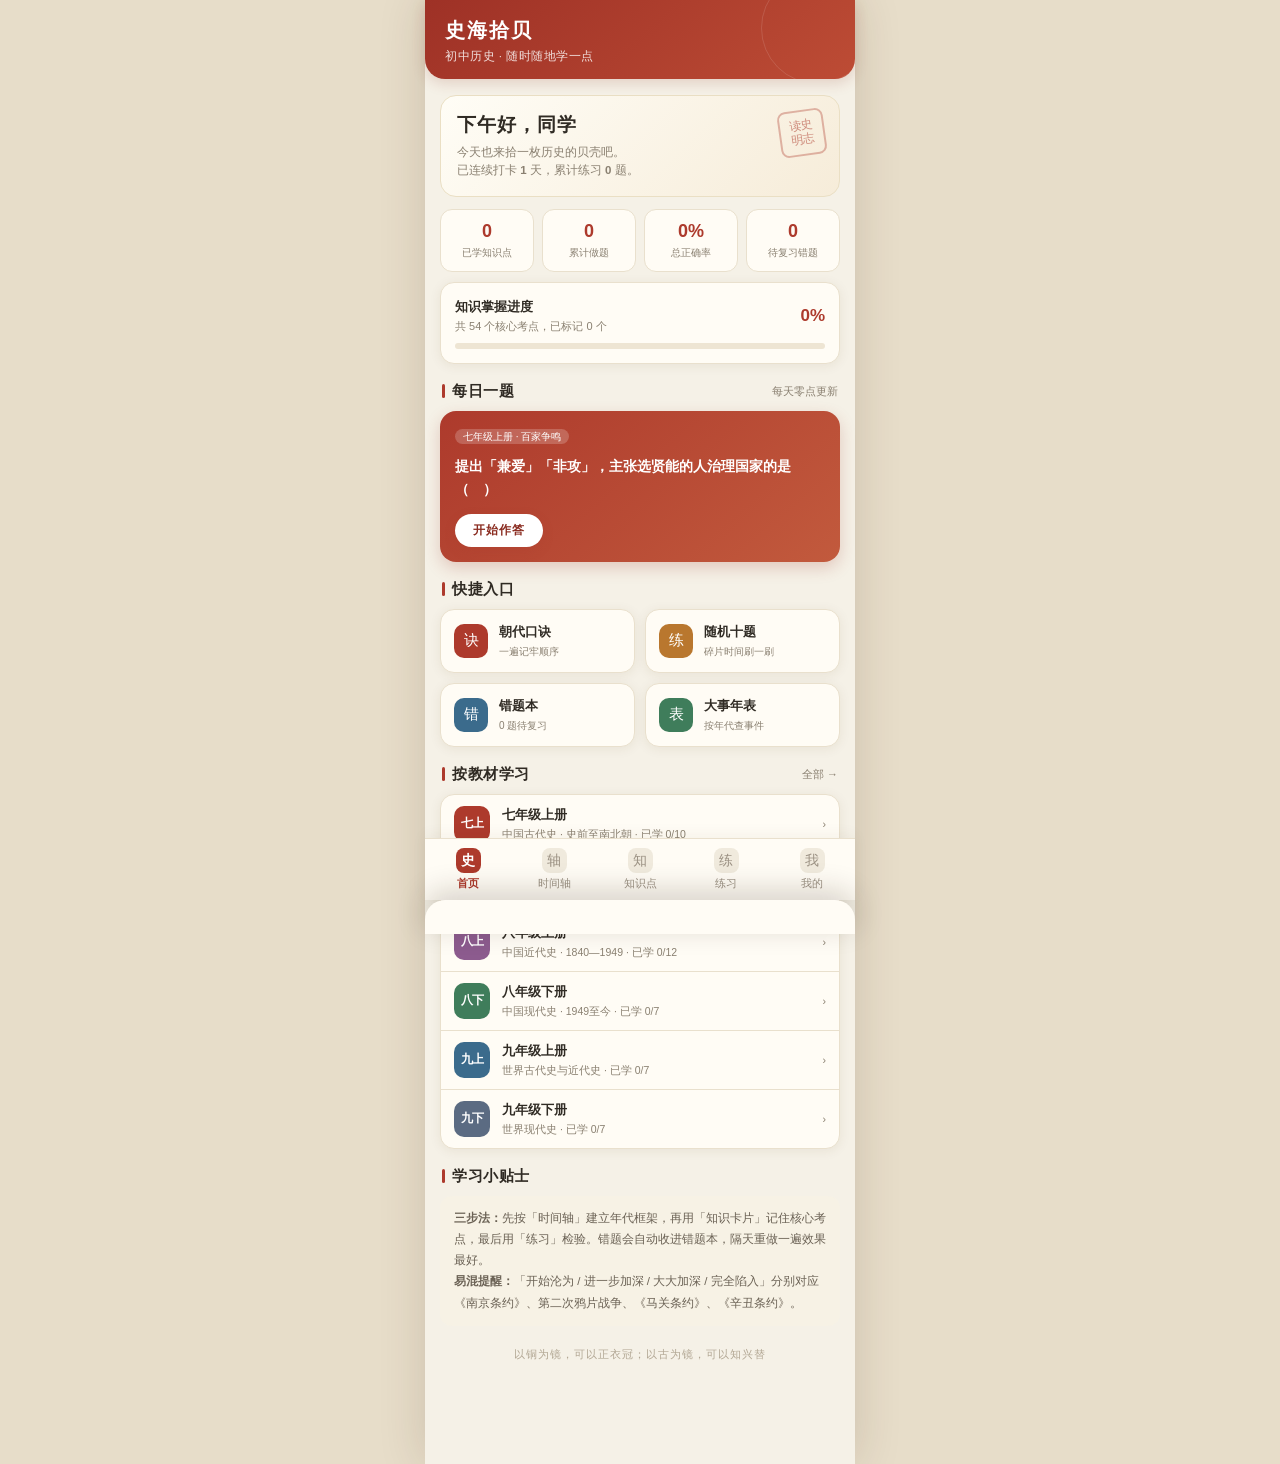
<file: histiry/index.html>
<!DOCTYPE html>
<html lang="zh-CN">
<head>
<meta charset="UTF-8">
<meta name="viewport" content="width=device-width, initial-scale=1, maximum-scale=1, user-scalable=no">
<meta name="theme-color" content="#ad3a2c">
<title>史海拾贝 · 初中历史学习</title>
<style>
*{box-sizing:border-box;-webkit-tap-highlight-color:transparent}
:root{
  --bg:#f5f1e7;--card:#fffcf5;--ink:#302b24;--sub:#8a8071;--line:#e9e0cd;
  --red:#ad3a2c;--red2:#8a2c20;--gold:#c39a3c;--green:#3f7d5b;--blue:#3b6b8c;
  --sd:0 2px 12px rgba(90,66,28,.08);
}
html,body{margin:0;padding:0;min-height:100%}
body{background:#e7ddc9;font-family:-apple-system,BlinkMacSystemFont,"PingFang SC","Microsoft YaHei",sans-serif;color:var(--ink);display:flex;justify-content:center;-webkit-font-smoothing:antialiased}
.app{width:100%;max-width:430px;min-height:100vh;background:var(--bg);position:relative;box-shadow:0 0 44px rgba(60,40,20,.16)}
.sf{font-family:"Songti SC","STSong","Noto Serif SC",Georgia,serif}
.hd{position:sticky;top:0;z-index:20;background:linear-gradient(140deg,#9e3126 0%,#bd4c35 100%);color:#fff;padding:17px 20px 15px;border-radius:0 0 20px 20px;box-shadow:0 4px 14px rgba(140,50,35,.18);overflow:hidden}
.hd::after{content:"";position:absolute;right:-18px;top:-28px;width:110px;height:110px;border:1px solid rgba(255,255,255,.12);border-radius:50%;pointer-events:none}
.hd h1{margin:0;font-size:20px;letter-spacing:2px;font-weight:600}
.hd p{margin:5px 0 0;font-size:11.5px;opacity:.84;letter-spacing:.5px}
.ct{padding:16px 15px 96px}
.tabbar{position:fixed;bottom:0;left:50%;transform:translateX(-50%);width:100%;max-width:430px;background:#fffcf5;border-top:1px solid var(--line);display:flex;z-index:30;padding:7px 0 max(7px,env(safe-area-inset-bottom));box-shadow:0 -3px 14px rgba(90,66,28,.06)}
.tab{flex:1;text-align:center;font-size:11px;color:#9b9183;padding:2px 0}
.tab .ic{display:block;width:25px;height:25px;line-height:25px;margin:0 auto 3px;border-radius:8px;font-size:14px;background:#f0eadd;color:#9b9183;transition:.2s}
.tab.on{color:var(--red);font-weight:700}
.tab.on .ic{background:var(--red);color:#fff}
.sec-t{display:flex;align-items:center;justify-content:space-between;margin:18px 2px 10px}
.sec-t h2{margin:0;font-size:15px;font-weight:700;letter-spacing:.5px}
.sec-t h2::before{content:"";display:inline-block;width:3px;height:14px;background:var(--red);border-radius:2px;margin-right:7px;vertical-align:-2px}
.sec-t .more{font-size:11px;color:var(--sub)}
.card{background:var(--card);border:1px solid var(--line);border-radius:14px;box-shadow:var(--sd)}
.pad{padding:14px}
.muted{color:var(--sub)}
.tiny{font-size:11px}
.small{font-size:12px}
.row{display:flex;align-items:center;gap:10px}
.grow{flex:1}
.hero{padding:16px;background:linear-gradient(135deg,#fffdf6,#f6ecd9);border:1px solid #eadfc4;border-radius:16px;position:relative;overflow:hidden}
.hero .big{font-size:19px;font-weight:700;letter-spacing:1px}
.hero .desc{font-size:11.5px;color:var(--sub);margin-top:5px;line-height:1.6}
.hero .seal{position:absolute;right:14px;top:14px;width:46px;height:46px;border:2px solid rgba(173,58,44,.35);border-radius:8px;color:rgba(173,58,44,.55);font-size:12px;line-height:1.15;display:flex;align-items:center;justify-content:center;text-align:center;padding:3px;transform:rotate(-8deg)}
.stats{display:grid;grid-template-columns:repeat(4,1fr);gap:8px;margin-top:12px}
.stat{background:var(--card);border:1px solid var(--line);border-radius:12px;padding:11px 4px;text-align:center}
.stat b{display:block;font-size:18px;color:var(--red);line-height:1.2}
.stat span{font-size:10px;color:var(--sub)}
.bar{height:6px;background:#eee5d3;border-radius:6px;overflow:hidden;margin-top:9px}
.bar i{display:block;height:100%;background:linear-gradient(90deg,var(--red),#d8824e);border-radius:6px;transition:width .4s}
.grid2{display:grid;grid-template-columns:1fr 1fr;gap:10px}
.quick{background:var(--card);border:1px solid var(--line);border-radius:14px;padding:13px;display:flex;align-items:center;gap:11px;box-shadow:var(--sd)}
.quick .qm{width:34px;height:34px;flex:none;border-radius:10px;display:flex;align-items:center;justify-content:center;font-size:15px;color:#fff}
.quick b{display:block;font-size:13px}
.quick span{font-size:10px;color:var(--sub)}
.bookitem{display:flex;align-items:center;gap:12px;padding:11px 13px;border-bottom:1px solid var(--line)}
.bookitem:last-child{border-bottom:none}
.badge-book{width:36px;height:36px;flex:none;border-radius:10px;color:#fff;display:flex;align-items:center;justify-content:center;font-size:12px;font-weight:700;letter-spacing:-.5px}
.bookitem b{font-size:13px;display:block}
.bookitem span{font-size:10.5px;color:var(--sub)}
.arrow{color:#c9bfa9;font-size:16px}
.daily{padding:15px;background:linear-gradient(140deg,#ad3a2c,#c25a3d);color:#fff;border-radius:16px;box-shadow:0 6px 16px rgba(160,55,40,.22)}
.daily .tag{font-size:10px;background:rgba(255,255,255,.2);padding:2px 8px;border-radius:20px}
.daily .q{font-size:14px;line-height:1.65;margin:11px 0 12px;font-weight:600}
.daily .btn{display:inline-block;width:auto;background:#fff;color:var(--red2);font-size:12px;font-weight:700;padding:8px 18px;border-radius:20px}
.chips{display:flex;gap:7px;overflow-x:auto;padding:2px 0 10px;scrollbar-width:none}
.chips::-webkit-scrollbar{display:none}
.chip{flex:none;padding:6px 13px;border-radius:20px;background:#fffdf7;border:1px solid var(--line);font-size:11.5px;color:var(--sub);white-space:nowrap}
.chip.on{background:var(--red);border-color:var(--red);color:#fff;font-weight:600}
.search{display:flex;align-items:center;gap:8px;background:#fffdf7;border:1px solid var(--line);border-radius:12px;padding:9px 12px;margin-bottom:10px}
.search input{border:none;outline:none;background:transparent;flex:1;font-size:13px;color:var(--ink);font-family:inherit}
.search .si{color:#b7ab95;font-size:13px}
.kcard{padding:13px 14px;margin-bottom:9px}
.kcard .top{display:flex;align-items:flex-start;gap:8px}
.kcard h3{margin:0;font-size:14px;font-weight:700;flex:1;line-height:1.45}
.kcard .yr{font-size:10.5px;color:var(--gold);font-weight:700;margin-top:4px;letter-spacing:.3px}
.kcard .pts{margin:9px 0 0;padding:0;list-style:none}
.kcard .pts li{font-size:11.5px;color:#6b6255;line-height:1.7;padding-left:12px;position:relative}
.kcard .pts li::before{content:"";position:absolute;left:2px;top:8px;width:4px;height:4px;border-radius:50%;background:#d6c6a4}
.kcard .foot{display:flex;align-items:center;gap:7px;margin-top:10px}
.pill{font-size:10px;padding:3px 8px;border-radius:6px;background:#f4efe2;color:#8a7a5c}
.pill.b1{background:#fbeee9;color:#ad3a2c}
.pill.b2{background:#eaf2ec;color:var(--green)}
.mini-btn{font-size:10.5px;padding:4px 9px;border:1px solid var(--line);border-radius:14px;background:#fffdf7;color:var(--sub)}
.mini-btn.on{background:#fbece7;border-color:#e9c5b8;color:var(--red)}
.tl{position:relative;padding-left:22px}
.tl::before{content:"";position:absolute;left:7px;top:4px;bottom:4px;width:2px;background:linear-gradient(180deg,var(--red),#d8c39a)}
.tlitem{position:relative;margin-bottom:10px}
.tlitem::before{content:"";position:absolute;left:-19px;top:16px;width:9px;height:9px;border-radius:50%;background:#fff;border:2px solid var(--red)}
.tlhead{display:flex;align-items:baseline;gap:9px;padding:11px 13px;flex-wrap:wrap}
.tlyear{font-size:11px;color:var(--red);font-weight:700;white-space:nowrap;font-family:Georgia,serif}
.tlname{font-size:14px;font-weight:700}
.tlsub{font-size:10.5px;color:var(--sub);margin-left:auto;white-space:nowrap}
.tlbody{font-size:11.5px;line-height:1.8;color:#6b6255;padding:0 13px 12px}
.tlitem[open] .tlbody{border-top:1px dashed var(--line);padding-top:10px}
.tlbody b{color:var(--ink)}
details.tlitem>summary{list-style:none;cursor:pointer}
details.tlitem>summary::-webkit-details-marker{display:none}
details.tlitem[open] .tlhead{background:#fbf5e8}
.rhy{background:linear-gradient(135deg,#fff9ea,#f5e9ce);border:1px solid #e6d5ac;border-radius:14px;padding:16px;text-align:center}
.rhy p{font-size:15px;line-height:2.1;letter-spacing:2px;margin:8px 0;color:#7a4a20;font-weight:600}
.option{display:flex;gap:10px;align-items:flex-start;padding:11px 12px;border:1px solid var(--line);border-radius:11px;background:#fffdf7;margin-bottom:8px;font-size:13px;line-height:1.55;transition:.15s}
.option .ol{width:22px;height:22px;flex:none;border-radius:50%;background:#f1ead9;color:#8a7a5c;font-size:11px;font-weight:700;display:flex;align-items:center;justify-content:center}
.option.pick{border-color:var(--red);background:#fdf1ec}
.option.right{border-color:var(--green);background:#edf6ef}
.option.right .ol{background:var(--green);color:#fff}
.option.wrong{border-color:#c0503c;background:#fbecea}
.option.wrong .ol{background:#b8402f;color:#fff}
.explain{background:#f7f2e5;border-left:3px solid var(--gold);border-radius:0 10px 10px 0;padding:11px 13px;font-size:12px;line-height:1.8;color:#5d5446;margin-top:10px}
.explain b{color:var(--red2)}
.btn{display:block;width:100%;border:none;border-radius:12px;padding:12px;font-size:14px;font-weight:700;font-family:inherit;background:linear-gradient(135deg,var(--red),#c4593c);color:#fff;letter-spacing:1px;box-shadow:0 4px 12px rgba(170,60,45,.2)}
.btn.ghost{background:#fffdf7;color:var(--red);border:1px solid #e4c9bd;box-shadow:none}
.btn.gray{background:#efe8d8;color:#6b6255;box-shadow:none}
.btn:active{transform:translateY(1px)}
.qhead{display:flex;justify-content:space-between;align-items:center;font-size:11.5px;color:var(--sub);margin-bottom:10px}
.qhead b{color:var(--red);font-size:13px}
.qtext{font-size:15px;line-height:1.7;font-weight:600;margin:4px 0 16px}
.prog{height:5px;background:#eee5d3;border-radius:5px;overflow:hidden;margin-bottom:14px}
.prog i{display:block;height:100%;background:var(--red);border-radius:5px;transition:width .3s}
.score{text-align:center;padding:22px 14px}
.score .num{font-size:46px;font-weight:700;color:var(--red);line-height:1.1}
.score .num small{font-size:16px;color:var(--sub)}
.score .txt{font-size:12px;color:var(--sub);margin-top:6px}
.segment{display:flex;background:#efe8d8;border-radius:11px;padding:3px;margin-bottom:12px}
.segment div{flex:1;text-align:center;font-size:12px;padding:8px 0;border-radius:9px;color:var(--sub)}
.segment div.on{background:#fffdf7;color:var(--red);font-weight:700;box-shadow:0 1px 5px rgba(0,0,0,.06)}
.field{font-size:12px;font-weight:700;margin:14px 2px 8px}
.empty{text-align:center;padding:40px 20px;color:var(--sub);font-size:12.5px;line-height:2}
.empty .em{font-size:30px;color:#d8cbb0;display:block;margin-bottom:8px;font-family:Georgia,serif}
.medal{display:flex;align-items:center;gap:11px;padding:11px 12px;border-bottom:1px solid var(--line)}
.medal:last-child{border-bottom:none}
.medal .mm{width:36px;height:36px;border-radius:50%;background:#eee7d7;color:#b6a98f;display:flex;align-items:center;justify-content:center;font-size:14px;flex:none}
.medal.got .mm{background:linear-gradient(135deg,#d9ad4a,#b9862a);color:#fff;box-shadow:0 2px 8px rgba(190,140,50,.3)}
.medal b{font-size:12.5px;display:block}
.medal span{font-size:10.5px;color:var(--sub)}
.mask{position:fixed;inset:0;background:rgba(35,25,15,.45);z-index:40;opacity:0;pointer-events:none;transition:opacity .22s}
.mask.show{opacity:1;pointer-events:auto}
.sheet{position:fixed;left:50%;bottom:0;transform:translate(-50%,100%);width:100%;max-width:430px;max-height:82vh;overflow-y:auto;background:var(--card);border-radius:20px 20px 0 0;z-index:50;transition:transform .25s ease;padding:8px 18px 26px;box-shadow:0 -8px 30px rgba(40,25,10,.2)}
.sheet.show{transform:translate(-50%,0)}
.sheet .handle{width:38px;height:4px;background:#ddd2bd;border-radius:4px;margin:6px auto 14px}
.sheet h3{margin:0 0 4px;font-size:17px}
.sheet .sub{font-size:11px;color:var(--sub);margin-bottom:14px}
.sheet .close{position:absolute;right:16px;top:16px;width:26px;height:26px;border-radius:50%;background:#f2ebdc;color:#8a8071;font-size:15px;display:flex;align-items:center;justify-content:center;line-height:1}
.toast{position:fixed;top:22px;left:50%;transform:translateX(-50%) translateY(-20px);background:rgba(45,35,25,.9);color:#fff;font-size:12px;padding:9px 18px;border-radius:20px;z-index:80;opacity:0;pointer-events:none;transition:.25s;white-space:nowrap}
.toast.show{opacity:1;transform:translateX(-50%) translateY(0)}
.kv{display:flex;gap:10px;padding:9px 0;border-bottom:1px dashed var(--line);font-size:12.5px;line-height:1.7}
.kv .k{width:78px;flex:none;color:var(--sub);font-size:11.5px;white-space:nowrap}
.tip{font-size:11.5px;line-height:1.85;color:#6b6255;background:#f7f2e5;border-radius:12px;padding:12px 14px}
.foot-note{text-align:center;font-size:10.5px;color:#b2a794;padding:22px 0 6px;letter-spacing:1px}
</style>
</head>
<body>
<div class="app">
  <header class="hd" id="hd"><h1 class="sf">史海拾贝</h1><p>初中历史 · 随时随地学一点</p></header>
  <main class="ct" id="ct">
    <noscript><div class="tip" style="margin-bottom:12px">当前环境未启用脚本，以下为静态内容速览。用浏览器直接打开本文件即可体验完整交互（时间轴、刷题、错题本等）。</div></noscript>
    <div class="hero"><div class="big sf">你好，同学</div><div class="desc">顺着年代读历史，把六册教材串成一条线。<br>下面先放一份核心内容速览。</div><div class="seal sf">读史<br>明志</div></div>
    <div class="stats"><div class="stat"><b>6</b><span>册教材</span></div><div class="stat"><b>54</b><span>核心考点</span></div><div class="stat"><b>186</b><span>配套题目</span></div><div class="stat"><b>81</b><span>时间轴事件</span></div></div>
    <div class="sec-t"><h2>朝代顺序口诀</h2></div>
    <div class="rhy"><div class="tiny muted">中国历史主干 · 一遍记牢</div><p class="sf">夏商与西周，东周分两段；<br>春秋和战国，一统秦两汉；<br>三分魏蜀吴，二晋前后延；<br>南北朝并立，隋唐五代传；<br>宋元明清后，皇朝至此完。</p></div>
    <div class="sec-t"><h2>中国朝代速览</h2></div>
    <div class="card">
      <div class="bookitem"><div class="badge-book sf" style="background:#ad3a2c">夏商周</div><div class="grow"><b>夏 → 商 → 西周 → 东周</b><span>约前2070—前256 · 世袭制、分封制、百家争鸣</span></div></div>
      <div class="bookitem"><div class="badge-book sf" style="background:#b9772e">秦汉</div><div class="grow"><b>秦 → 西汉 → 东汉</b><span>前221—220 · 中央集权、推恩令、丝绸之路、西域都护</span></div></div>
      <div class="bookitem"><div class="badge-book sf" style="background:#8c5b8e">三国两晋南北朝</div><div class="grow"><b>魏蜀吴 → 两晋 → 南北朝</b><span>220—589 · 赤壁之战、淝水之战、孝文帝改革</span></div></div>
      <div class="bookitem"><div class="badge-book sf" style="background:#3f7d5b">隋唐五代</div><div class="grow"><b>隋 → 唐 → 五代十国</b><span>581—960 · 大运河、科举制、贞观之治、开元盛世、安史之乱</span></div></div>
      <div class="bookitem"><div class="badge-book sf" style="background:#3b6b8c">宋元</div><div class="grow"><b>北宋 → 南宋 → 元</b><span>960—1368 · 重文轻武、经济重心南移、行省制度、宣政院</span></div></div>
      <div class="bookitem"><div class="badge-book sf" style="background:#5b6b82">明清</div><div class="grow"><b>明 → 清</b><span>1368—1912 · 郑和下西洋、军机处、闭关锁国</span></div></div>
    </div>
    <div class="sec-t"><h2>近代史四条主线</h2></div>
    <div class="tip"><b>侵略与沉沦：</b>鸦片战争《南京条约》开始沦为 → 第二次鸦片战争进一步加深 → 甲午《马关条约》大大加深 → 《辛丑条约》完全陷入半殖民地半封建社会深渊。<br><b>探索与近代化：</b>洋务运动（近代化开端）→ 戊戌变法（思想启蒙）→ 辛亥革命（结束两千多年君主专制）→ 新文化运动（民主与科学）。<br><b>新民主主义革命：</b>1919五四运动开端 → 1921中共成立 → 1927南昌起义与井冈山道路 → 1935遵义会议 → 1931—1945抗日战争 → 1949解放战争胜利。<br><b>现代中国：</b>1949新中国成立 → 1956三大改造进入社会主义初级阶段 → 1978十一届三中全会改革开放 → 1997香港、1999澳门回归。</div>
    <div class="sec-t"><h2>世界史关键节点</h2></div>
    <div class="tip">14世纪文艺复兴（人文主义）→ 15—16世纪新航路开辟（世界连为整体）→ 1689英国《权利法案》→ 1776美国《独立宣言》→ 1789法国大革命 → 18世纪60年代第一次工业革命（蒸汽时代）→ 1848《共产党宣言》→ 19世纪六七十年代第二次工业革命（电气时代）→ 1914—1918一战 → 1917十月革命 → 1929经济大危机与罗斯福新政 → 1939—1945二战 → 1947—1991冷战 → 1995世贸组织成立。</div>
    <div class="sec-t"><h2>经典例题</h2></div>
    <div class="card pad"><div class="qtext">标志中国完全陷入半殖民地半封建社会深渊的条约是（　）</div><div class="tiny">A.《南京条约》　B.《北京条约》　C.《马关条约》　D.《辛丑条约》</div><div class="explain"><b>正确答案：D</b>　《南京条约》开始沦为，第二次鸦片战争进一步加深，《马关条约》大大加深，1901年《辛丑条约》使清政府完全成为帝国主义统治中国的工具。</div></div>
    <div class="foot-note sf">以铜为镜，可以正衣冠；以古为镜，可以知兴替</div>
  </main>
  <nav class="tabbar" id="tabbar"><div class="tab on"><span class="ic sf">史</span>首页</div><div class="tab"><span class="ic sf">轴</span>时间轴</div><div class="tab"><span class="ic sf">知</span>知识点</div><div class="tab"><span class="ic sf">练</span>练习</div><div class="tab"><span class="ic sf">我</span>我的</div></nav>
</div>
<div class="mask" id="mask"></div>
<div class="sheet" id="sheet"></div>
<div class="toast" id="toast"></div>

<script>
/* ============ 一、教材与数据 ============ */
const BOOKS=[
 {id:'7a',name:'七年级上册',short:'七上',sub:'中国古代史 · 史前至南北朝',c:'#ad3a2c'},
 {id:'7b',name:'七年级下册',short:'七下',sub:'中国古代史 · 隋唐至明清',c:'#b9772e'},
 {id:'8a',name:'八年级上册',short:'八上',sub:'中国近代史 · 1840—1949',c:'#8c5b8e'},
 {id:'8b',name:'八年级下册',short:'八下',sub:'中国现代史 · 1949至今',c:'#3f7d5b'},
 {id:'9a',name:'九年级上册',short:'九上',sub:'世界古代史与近代史',c:'#3b6b8c'},
 {id:'9b',name:'九年级下册',short:'九下',sub:'世界现代史',c:'#5b6b82'}
];
const BOOK={};BOOKS.forEach(b=>BOOK[b.id]=b);

const DYNASTIES=[
 {y:'约前2070—前1600',n:'夏',sub:'阳城 · 禹',d:'<b>我国历史上第一个王朝</b>。禹建立；启继位，<b>世袭制代替禅让制</b>，「公天下」变「家天下」；二里头遗址反映夏朝文明。'},
 {y:'约前1600—前1046',n:'商',sub:'亳→殷 · 汤',d:'商汤灭夏；盘庚迁殷；<b>甲骨文</b>是我国已发现年代最早、体系较完整的文字，我国有文字可考的历史从商朝开始；司母戊鼎（后母戊鼎）是迄今世界上出土最重的青铜器。'},
 {y:'前1046—前771',n:'西周',sub:'镐京 · 周武王',d:'牧野之战灭商；实行<b>分封制</b>以稳定政局、扩大统治范围；前841年「国人暴动」；前771年被犬戎所灭。'},
 {y:'前770—前256',n:'东周',sub:'洛邑 · 春秋与战国',d:'分<b>春秋</b>（前770—前476）与<b>战国</b>（前475—前221）。春秋争霸：齐桓公、晋文公等；铁制农具与牛耕出现；<b>百家争鸣</b>；战国七雄：齐楚秦燕赵魏韩；商鞅变法、都江堰。'},
 {y:'前221—前207',n:'秦',sub:'咸阳 · 秦始皇',d:'我国历史上第一个统一的多民族的封建国家。创立<b>中央集权制度</b>（皇帝制、三公九卿、郡县制）；统一文字（小篆）、货币（圆形方孔半两钱）、度量衡、车轨；修长城、开灵渠；焚书坑儒；前209年陈胜吴广起义，前207年灭亡。'},
 {y:'前202—公元8',n:'西汉',sub:'长安 · 汉高祖',d:'休养生息、文景之治；汉武帝颁布<b>推恩令</b>、「罢黜百家，尊崇儒术」、盐铁专卖、北击匈奴；张骞通西域，开辟<b>丝绸之路</b>；前60年设<b>西域都护</b>，西域正式归属中央政权。'},
 {y:'25—220',n:'东汉',sub:'洛阳 · 光武帝',d:'光武中兴；外戚宦官交替专权；184年黄巾起义；<b>蔡伦改进造纸术</b>；张仲景《伤寒杂病论》、华佗麻沸散与五禽戏；佛教传入、道教兴起。'},
 {y:'220—280',n:'三国',sub:'魏 · 蜀 · 吴',d:'200年官渡之战、208年赤壁之战奠定基础。220年曹丕建魏（洛阳），221年刘备建汉（成都），229年孙权建吴（建业）。230年孙权派卫温到达<b>夷洲</b>（今台湾）。'},
 {y:'266—420',n:'两晋',sub:'西晋 · 东晋',d:'266年司马炎建西晋，280年灭吴统一；八王之乱后北方民族内迁；317年司马睿建东晋（建康）；383年<b>淝水之战</b>东晋以少胜多，留下「草木皆兵」「投鞭断流」典故。'},
 {y:'420—589',n:'南北朝',sub:'宋齐梁陈 · 北朝',d:'南朝宋齐梁陈更替；<b>北魏孝文帝改革</b>（迁都洛阳、说汉语、穿汉服、改汉姓、通婚姻）促进民族交融；祖冲之把圆周率精确到小数点后第七位；贾思勰《齐民要术》；王羲之《兰亭集序》。'},
 {y:'581—618',n:'隋',sub:'大兴城（长安）',d:'581年杨坚建立，589年灭陈统一全国；开通<b>大运河</b>（以洛阳为中心，北抵涿郡，南至余杭）；<b>科举制</b>创立，隋炀帝设进士科标志其正式确立；因暴政二世而亡。'},
 {y:'618—907',n:'唐',sub:'长安 · 李渊',d:'贞观之治、武则天「政启开元，治宏贞观」、开元盛世；曲辕犁与筒车；遣唐使、鉴真东渡、玄奘西行；755—763年<b>安史之乱</b>使唐朝由盛转衰；907年朱温灭唐。'},
 {y:'907—960',n:'五代十国',sub:'中原与南方政权',d:'唐末藩镇割据的延续，政权分立但统一始终是历史趋势；后周世宗改革为后来北宋统一奠定基础。'},
 {y:'960—1127',n:'北宋',sub:'东京（开封）',d:'赵匡胤陈桥兵变建立，<b>杯酒释兵权</b>，实行重文轻武政策；与辽澶渊之盟、与西夏议和；<b>交子</b>（四川）是世界最早纸币；毕昇发明活字印刷术；1127年靖康之变灭亡。'},
 {y:'1127—1276',n:'南宋',sub:'临安（杭州）',d:'赵构建立；岳飞抗金（郾城大捷）；1141年宋金和议，形成南北对峙；<b>经济重心南移最终完成</b>，「苏湖熟，天下足」；指南针广泛用于航海；1276年被元军攻占临安。'},
 {y:'1271—1368',n:'元',sub:'大都（北京）',d:'1206年铁木真统一蒙古被尊为成吉思汗；1271年忽必烈定国号为元，1279年统一全国；创<b>行省制度</b>；设<b>宣政院</b>管辖西藏，西藏正式成为中央直接管辖的地方行政区域；设<b>澎湖巡检司</b>管辖澎湖和琉球；回族形成。'},
 {y:'1368—1644',n:'明',sub:'应天府→北京',d:'朱元璋废丞相、权分六部，设锦衣卫，八股取士；1405—1433年<b>郑和七下西洋</b>，最远到达非洲东海岸和红海沿岸；戚继光抗倭；明长城东起鸭绿江边、西至嘉峪关；1421年迁都北京；《本草纲目》《天工开物》《农政全书》。'},
 {y:'1636—1912',n:'清',sub:'北京',d:'1636年皇太极改国号为清，1644年入关。1662年郑成功收复台湾，1684年设<b>台湾府</b>隶属福建省，1885年台湾建省；1689年中俄《尼布楚条约》；册封达赖班禅、设驻藏大臣；平定大小和卓叛乱、设伊犁将军；雍正设<b>军机处</b>，君主专制进一步强化；闭关锁国；1912年清帝退位。'}
];

const MODERN=[
 {y:'1840—1842',n:'鸦片战争',sub:'中国近代史开端',d:'英国发动，1842年签订<b>《南京条约》</b>：割香港岛、赔款2100万银元、开放广州厦门福州宁波上海五处通商口岸、协定关税。中国<b>开始沦为</b>半殖民地半封建社会。'},
 {y:'1851—1864',n:'太平天国运动',sub:'农民起义',d:'1851年洪秀全金田起义，1853年定都天京，颁布《天朝田亩制度》，1864年失败。是中国历史上规模最宏大的一次农民战争。'},
 {y:'1856—1860',n:'第二次鸦片战争',sub:'英法联军',d:'1860年英法联军<b>火烧圆明园</b>；沙俄趁火打劫，共侵占中国东北和西北<b>150多万平方千米</b>领土。中国半殖民地化程度进一步加深。'},
 {y:'19世纪60—90年代',n:'洋务运动',sub:'自强 · 求富',d:'奕䜣、曾国藩、李鸿章、左宗棠、张之洞等推动；创办江南制造总局、轮船招商局等，建立北洋舰队。1895年甲午战败标志破产。是中国<b>近代化的开端</b>，客观上促进了中国民族资本主义的产生。'},
 {y:'1894—1895',n:'甲午中日战争',sub:'《马关条约》',d:'黄海海战邓世昌壮烈殉国；威海卫战役北洋舰队全军覆没。1895年<b>《马关条约》</b>：割辽东半岛、台湾全岛及所有附属各岛屿、澎湖列岛，赔款2亿两白银，允许日本在通商口岸开设工厂。大大加深了中国的半殖民地化程度。'},
 {y:'1898',n:'戊戌变法',sub:'百日维新',d:'康有为、梁启超、谭嗣同等推动，历时103天失败。在思想文化方面产生了广泛而持久的影响，起到<b>思想启蒙</b>作用。'},
 {y:'1900—1901',n:'八国联军侵华',sub:'《辛丑条约》',d:'义和团运动兴起。1901年<b>《辛丑条约》</b>：赔款4.5亿两白银，划定北京东交民巷为使馆界，严禁人民参加反帝活动。中国<b>完全陷入</b>半殖民地半封建社会的深渊。'},
 {y:'1911',n:'辛亥革命',sub:'武昌起义',d:'1905年中国同盟会在东京成立，提出三民主义（民族、民权、民生）。1911年10月10日武昌起义；1912年1月1日中华民国成立，2月12日清帝退位，<b>结束了两千多年的君主专制制度</b>；颁布《中华民国临时约法》。'},
 {y:'1915',n:'新文化运动',sub:'民主与科学',d:'陈独秀在上海创办《青年杂志》（后改名《新青年》），高举<b>民主与科学</b>旗帜；胡适《文学改良刍议》、鲁迅《狂人日记》。是一次伟大的思想解放运动。'},
 {y:'1919.5.4',n:'五四运动',sub:'新民主主义革命开端',d:'导火线是巴黎和会上中国外交失败；口号「外争主权，内除国贼」；6月5日后中心由北京转移到上海，工人阶级开始登上政治舞台。是<b>中国新民主主义革命的开端</b>。'},
 {y:'1921.7',n:'中国共产党成立',sub:'中共一大',d:'中共一大在上海召开，后转移到嘉兴南湖游船上完成。中国共产党的诞生是中国历史上开天辟地的大事，中国革命的面貌焕然一新。'},
 {y:'1924—1927',n:'第一次国共合作',sub:'北伐战争',d:'1924年国民党一大确立联俄、联共、扶助农工三大政策；创办黄埔军校；1926年北伐，叶挺独立团屡建战功。1927年蒋介石发动四一二反革命政变，合作破裂。'},
 {y:'1927',n:'南昌起义与井冈山道路',sub:'武装夺权',d:'8月1日南昌起义打响武装反抗国民党反动统治的第一枪；9月秋收起义；10月创建<b>井冈山革命根据地</b>（第一个农村革命根据地），开辟「农村包围城市、武装夺取政权」道路。'},
 {y:'1931.9.18',n:'九一八事变',sub:'局部抗战开始',d:'日军炸毁南满铁路柳条湖段并进攻沈阳，成为中国人民<b>抗日战争的起点</b>，揭开了世界反法西斯战争的序幕。'},
 {y:'1934—1936',n:'红军长征',sub:'战略转移',d:'第五次反「围剿」失败后被迫转移。1935年1月<b>遵义会议</b>确立毛泽东在党中央和红军的领导地位，是党的历史上生死攸关的转折点；1936年10月三大主力在甘肃会宁会师，长征胜利结束。'},
 {y:'1936.12.12',n:'西安事变',sub:'张学良 · 杨虎城',d:'中国共产党从全民族利益出发主张和平解决。西安事变的和平解决，标志着十年内战基本停止，<b>抗日民族统一战线初步形成</b>。'},
 {y:'1937.7.7',n:'七七事变',sub:'全民族抗战开始',d:'卢沟桥事变标志着中国<b>全民族抗战</b>的开始；随后国共第二次合作，抗日民族统一战线正式建立。同年12月日军制造<b>南京大屠杀</b>，屠杀手无寸铁的中国居民和放下武器的士兵达30万人以上。'},
 {y:'1938',n:'正面战场重要战役',sub:'台儿庄 · 武汉',d:'1937年平型关大捷是全民族抗战以来中国军队主动对日作战取得的第一个胜利；1938年李宗仁指挥<b>台儿庄战役</b>，是抗战以来正面战场最大的一场胜仗；武汉会战后抗战进入相持阶段。1940年彭德怀指挥<b>百团大战</b>。'},
 {y:'1945',n:'抗日战争胜利',sub:'9月2日日本签降书',d:'1945年8月15日日本宣布无条件投降，9月2日正式签署投降书，<b>台湾回到祖国怀抱</b>。中国抗日战争是中国近代以来反抗外敌入侵第一次取得完全胜利的民族解放战争；中国战场是世界反法西斯战争的东方主战场。'},
 {y:'1945.8',n:'重庆谈判',sub:'《双十协定》',d:'毛泽东、周恩来等赴重庆与国民党谈判，签署「双十协定」；1946年蒋介石撕毁协定，全面内战爆发。'},
 {y:'1948.9—1949.1',n:'三大战役',sub:'辽沈 · 淮海 · 平津',d:'共歼灭和改编国民党军队150多万人，国民党军队的主力基本被消灭；1949年4月<b>渡江战役</b>解放南京，结束了国民党在大陆的统治。'},
 {y:'1949.10.1',n:'中华人民共和国成立',sub:'开国大典',d:'中国人民从此站起来了，新民主主义革命取得伟大胜利，开辟了中国历史新纪元。'},
 {y:'1950—1953',n:'抗美援朝',sub:'最可爱的人',d:'彭德怀任司令员，黄继光、邱少云等英雄涌现；1953年7月迫使美国在《朝鲜停战协定》上签字。抵御了帝国主义侵略扩张，捍卫了新中国安全。'},
 {y:'1950—1952',n:'土地改革',sub:'《土地改革法》',d:'废除地主阶级封建剥削的土地所有制，实行农民的土地所有制，彻底摧毁了我国存在两千多年的封建土地制度，为工业化建设准备了条件。'},
 {y:'1953—1957',n:'第一个五年计划',sub:'工业化起步',d:'集中主要力量发展<b>重工业</b>；鞍山钢铁、长春第一汽车制造厂、沈阳第一机床厂、武汉长江大桥、川藏青藏新藏公路等建成，我国开始改变工业落后的面貌。'},
 {y:'1954',n:'第一届全国人大',sub:'第一部宪法',d:'制定<b>《中华人民共和国宪法》</b>，是我国第一部社会主义类型的宪法，确立人民代表大会制度为根本政治制度。'},
 {y:'1953—1956',n:'三大改造',sub:'进入社会主义初级阶段',d:'对农业、手工业和资本主义工商业进行社会主义改造；对资本主义工商业实行公私合营与<b>和平赎买政策</b>（中国社会主义改造的创举）。1956年底基本完成，<b>社会主义基本制度在我国建立起来</b>，我国进入社会主义初级阶段。'},
 {y:'1978.12',n:'十一届三中全会',sub:'伟大历史转折',d:'冲破长期「左」的错误的严重束缚，确定了解放思想、开动脑筋、实事求是、团结一致向前看的指导方针，把党和国家工作中心转移到<b>经济建设</b>上来，实行<b>改革开放</b>。是新中国成立以来党的历史上具有深远意义的伟大转折，开启改革开放和社会主义现代化建设新时期。'},
 {y:'1978年起',n:'经济体制改革',sub:'从农村到城市',d:'安徽凤阳小岗村率先实行<b>家庭联产承包责任制</b>；1984年城市经济体制改革全面展开，中心环节是增强企业活力；1992年中共十四大明确提出建立<b>社会主义市场经济体制</b>。'},
 {y:'1980年起',n:'对外开放',sub:'经济特区',d:'1980年设深圳、珠海、汕头、厦门4个经济特区（深圳成为对外开放的「窗口」）；1988年海南建省办经济特区；1990年开发开放上海浦东；2001年加入<b>世界贸易组织</b>。形成「经济特区—沿海开放城市—沿海经济开放区—内地」全方位、多层次、宽领域的对外开放格局。'},
 {y:'1997 · 1999',n:'香港、澳门回归祖国',sub:'一国两制',d:'邓小平提出「一国两制」构想。1997年7月1日中国对香港恢复行使主权，1999年12月20日对澳门恢复行使主权。在祖国统一大业上迈出重要一步。台湾问题坚持一个中国原则和「九二共识」，坚决反对「台独」分裂。'},
 {y:'1953 · 1971 · 1972',n:'外交重大突破',sub:'和平共处五项原则',d:'1953年周恩来提出<b>和平共处五项原则</b>；1955年万隆会议提出「求同存异」；1971年第26届联合国大会恢复中华人民共和国在联合国的合法席位；1972年尼克松访华、中日建交，1979年中美建交。'},
 {y:'1964—1970 · 1973',n:'重大科技成就',sub:'两弹一星 · 杂交水稻',d:'1964年第一颗原子弹爆炸成功、1967年第一颗氢弹爆炸成功、1970年第一颗人造地球卫星「东方红一号」发射成功；1973年袁隆平培育成功<b>籼型杂交水稻</b>；2003年神舟五号载人飞船升空（杨利伟）；2015年屠呦呦因发现青蒿素获诺贝尔生理学或医学奖。'}
];

const WORLD=[
 {y:'约前3100年起',n:'古代埃及与两河流域',sub:'尼罗河 · 两河',d:'古埃及金字塔、象形文字；古巴比伦王国汉谟拉比制定<b>《汉谟拉比法典》</b>，是迄今已知世界上第一部较为完整的成文法典，使用楔形文字。'},
 {y:'约前23世纪起',n:'古代印度',sub:'种姓制度 · 佛教',d:'森严的<b>种姓制度</b>分婆罗门、刹帝利、吠舍、首陀罗。公元前6世纪乔达摩·悉达多（释迦牟尼）创立佛教，主张「众生平等」「忍耐顺从」。'},
 {y:'前5世纪',n:'雅典民主政治',sub:'伯里克利主政时期',d:'古希腊雅典奴隶制民主政治发展到高峰，<b>公民大会</b>是最高权力机构；但只有成年男性公民有参与统治的权利，占人口多数的外邦人、奴隶、妇女没有任何政治权利。'},
 {y:'前27年—476年',n:'罗马帝国',sub:'屋大维 · 西罗马灭亡',d:'前27年屋大维掌握最高统治实权，罗马共和国演变为罗马帝国；2世纪帝国版图横跨欧、亚、非三洲，地中海成为其「内湖」；476年西罗马帝国灭亡。'},
 {y:'529年 · 1453年',n:'拜占庭帝国',sub:'《罗马民法大全》',d:'查士丁尼命人编成《查士丁尼法典》等四部法律文献，统称<b>《罗马民法大全》</b>，奠定欧洲民法的基础；1453年奥斯曼帝国攻破君士坦丁堡，帝国灭亡。'},
 {y:'646年',n:'日本大化改新',sub:'孝德天皇',d:'仿效唐朝的典章制度进行改革，使日本发展成为一个<b>中央集权制的封建国家</b>。'},
 {y:'7—8世纪',n:'伊斯兰教与阿拉伯帝国',sub:'穆罕默德',d:'7世纪初穆罕默德在麦加创立伊斯兰教；8世纪中期阿拉伯帝国版图横跨欧、亚、非三洲。阿拉伯人担当沟通东西方文化的角色，把中国的造纸术等和印度人创造的<b>阿拉伯数字</b>传入欧洲。'},
 {y:'14世纪中叶起',n:'文艺复兴',sub:'人文主义',d:'最先在意大利兴起，核心思想是<b>人文主义</b>。但丁《神曲》、达·芬奇《蒙娜丽莎》《最后的晚餐》、莎士比亚《哈姆雷特》。为欧洲资本主义社会的产生和发展奠定了思想文化基础，被称为「人被发现」的时代。'},
 {y:'1487—1522',n:'新航路开辟',sub:'世界被发现',d:'1487年迪亚士到达好望角；1492年<b>哥伦布</b>横渡大西洋到达美洲；1497—1498年达·伽马到达印度；1519—1522年<b>麦哲伦船队</b>完成人类历史上第一次环球航行。欧洲大西洋沿岸工商业经济繁荣起来，世界开始连为一个整体。'},
 {y:'1640—1689',n:'英国资产阶级革命',sub:'《权利法案》',d:'1640年革命爆发，1649年查理一世被推上断头台，1688年「光荣革命」；1689年议会通过<b>《权利法案》</b>，<b>君主立宪制</b>逐渐形成。'},
 {y:'1775—1787',n:'美国独立战争',sub:'《独立宣言》· 1787年宪法',d:'1775年来克星顿枪声；1776年7月4日<b>《独立宣言》</b>发表，宣告北美13个殖民地脱离英国独立，被称为「第一个人权宣言」；1787年宪法依据分权制衡原则设计联邦制共和国，是世界上第一部资产阶级成文宪法。'},
 {y:'1789年起',n:'法国大革命',sub:'《人权宣言》· 拿破仑',d:'1789年7月14日巴黎民众攻占<b>巴士底狱</b>，革命爆发；通过《人权宣言》；1804年拿破仑建立法兰西第一帝国，颁布<b>《拿破仑法典》</b>，成为很多国家民法的参照蓝本。'},
 {y:'18世纪60年代起',n:'第一次工业革命',sub:'蒸汽时代',d:'1765年哈格里夫斯发明「珍妮机」标志工业革命开始；1785年<b>瓦特改良蒸汽机</b>投入使用，人类进入「蒸汽时代」；1825年斯蒂芬森设计的蒸汽机车正式试车。19世纪中期英国成为世界上第一个工业国家。'},
 {y:'1848',n:'马克思主义诞生',sub:'《共产党宣言》',d:'马克思、恩格斯为共产主义者同盟起草的<b>《共产党宣言》</b>发表，标志马克思主义诞生；1871年巴黎公社建立，是世界上第一个无产阶级政权。'},
 {y:'1861—1868',n:'资本主义制度扩展',sub:'俄 · 美 · 日',d:'1861年俄国亚历山大二世废除农奴制，推动俄国走上资本主义道路；1861—1865年美国内战，林肯颁布《宅地法》《解放黑人奴隶宣言》，维护国家统一、废除奴隶制；1868年日本<b>明治维新</b>，以「殖产兴业」「文明开化」为口号走上资本主义道路，但保留大量旧制度残余，很快走上对外侵略扩张道路。'},
 {y:'19世纪六七十年代起',n:'第二次工业革命',sub:'电气时代',d:'电力作为新能源进入生产生活领域，人类进入<b>「电气时代」</b>；爱迪生发明白炽灯泡等，被誉为「发明大王」；本茨制造出由内燃机驱动的汽车；1903年莱特兄弟发明飞机；诺贝尔发明现代炸药。牛顿（《自然哲学的数学原理》，万有引力定律）、达尔文（1859年《物种起源》，进化论）代表近代科学突破。'},
 {y:'1914—1918',n:'第一次世界大战',sub:'帝国主义战争',d:'1914年6月<b>萨拉热窝事件</b>成为导火线；1916年<b>凡尔登战役</b>被称为「绞肉机」「地狱」「屠场」；1918年11月德国投降，同盟国失败。是西方列强为重新瓜分世界、争夺世界霸权而发动的一场帝国主义战争。'},
 {y:'1917.11',n:'俄国十月革命',sub:'第一个社会主义国家',d:'列宁领导彼得格勒武装起义取得胜利，建立世界上第一个无产阶级专政的国家。是人类历史上第一次胜利的社会主义革命，推动了国际无产阶级革命运动。'},
 {y:'1919—1922',n:'凡尔赛—华盛顿体系',sub:'战后国际秩序',d:'1919年巴黎和会签订对德<b>《凡尔赛条约》</b>；1921—1922年华盛顿会议签订<b>《九国公约》</b>，宣称尊重中国主权、独立与领土完整，实则使中国回复到几个帝国主义国家共同支配的局面。'},
 {y:'1921 · 1936',n:'苏联社会主义建设',sub:'新经济政策 · 斯大林模式',d:'1921年列宁实施<b>新经济政策</b>，允许多种经济并存，大力发展商品经济；1922年苏联成立；1928—1937年完成两个五年计划，由落后的农业国变成强大的工业国；1936年苏联新宪法公布，标志<b>斯大林模式</b>（高度集中的政治经济体制）形成。'},
 {y:'1929—1933',n:'经济大危机与罗斯福新政',sub:'国家干预经济',d:'1929年10月美国纽约股票市场崩溃引发席卷资本主义世界的经济大危机，特点：范围广、时间长、破坏性大。1933年<b>罗斯福新政</b>采用国家干预手段扭转经济形势，中心措施是对工业的调整（《国家工业复兴法》），推行「以工代赈」、建立社会保障制度。'},
 {y:'1933 · 1936',n:'法西斯政权建立',sub:'两大战争策源地',d:'1933年希特勒出任德国总理，建立法西斯专政，<b>欧洲战争策源地</b>形成；1936年日本广田弘毅上台组阁，<b>亚洲战争策源地</b>形成。'},
 {y:'1939.9—1941.12',n:'二战全面爆发与扩大',sub:'波兰 · 苏联 · 珍珠港',d:'1939年9月1日德国突袭波兰，英法被迫宣战，二战全面爆发；1941年6月德国进攻苏联，莫斯科保卫战粉碎德军不可战胜的神话；1941年12月7日日本偷袭珍珠港，太平洋战争爆发，二战达到最大规模。'},
 {y:'1942—1943',n:'反法西斯联盟与转折',sub:'《联合国家宣言》',d:'1942年1月，美、英、苏、中等26国代表在华盛顿签署<b>《联合国家宣言》</b>，标志<b>世界反法西斯联盟正式形成</b>；1942年7月—1943年2月<b>斯大林格勒保卫战</b>胜利，是第二次世界大战的转折点。'},
 {y:'1944—1945',n:'二战胜利',sub:'诺曼底 · 雅尔塔 · 投降',d:'1944年6月美英盟军<b>诺曼底登陆</b>，开辟欧洲第二战场；1945年2月雅尔塔会议决定战后成立联合国；1945年5月8日德国正式签署无条件投降书；<b>1945年9月2日日本正式签署投降书，二战结束</b>。二战彻底粉碎了法西斯主义和军国主义通过战争称霸世界的野心，促进了世界殖民体系的瓦解。'},
 {y:'1945 · 1995',n:'联合国与世界贸易组织',sub:'国际组织',d:'1945年10月<b>联合国</b>成立，宗旨是维持国际和平与安全，安理会5个常任理事国为中国、法国、俄罗斯、英国、美国；1995年1月1日<b>世界贸易组织（WTO）</b>正式成立，与联合国成为支撑、协调世界经济和政治的两大支柱。'},
 {y:'1947—1991',n:'冷战与两极格局',sub:'杜鲁门主义 · 苏联解体',d:'1947年<b>杜鲁门主义</b>出台标志冷战开始；1947年提出马歇尔计划；1949年德国分裂、北约成立；1955年华约成立，<b>两极格局正式形成</b>；1991年底<b>苏联解体</b>，冷战结束、两极格局终结，世界朝多极化方向发展。'},
 {y:'1967 · 1993',n:'欧洲联合',sub:'欧共体 → 欧盟',d:'1967年欧洲共同体成立；1993年<b>欧洲联盟</b>成立，大大加快了欧洲一体化的进程。20世纪90年代美国出现以全球化和信息化为特征的「新经济」；1968年日本成为资本主义世界仅次于美国的第二经济大国。'},
 {y:'1960 · 1990',n:'亚非拉民族独立运动',sub:'殖民体系瓦解',d:'1955年万隆会议，周恩来提出「求同存异」；1960年有17个非洲国家独立，被称为<b>「非洲年」</b>；1990年<b>纳米比亚独立</b>，标志着所有非洲国家都摆脱了殖民主义的枷锁；1999年底巴拿马收回运河区全部主权。'},
 {y:'20世纪四五十年代起',n:'第三次科技革命',sub:'信息时代',d:'以电子计算机、原子能、航天技术、生物工程等为标志；1946年世界第一台电子计算机问世；20世纪90年代互联网在全球迅速普及，人类进入<b>「信息时代」</b>。同时带来生态恶化、人口过快增长等全球性问题，需要全世界共同努力应对。'}
];

const KNOWLEDGE=[
 // 七上
 {id:'k1',b:'7a',t:'远古人类与农耕生活',y:'史前时期',p:['元谋人距今约170万年，是我国境内目前已确认的最早的古人类之一；北京人距今约70万—20万年，会使用火并能保存火种，使用打制石器。','河姆渡人（长江流域，浙江余姚）种植<b>水稻</b>，住干栏式建筑；半坡人（黄河流域，陕西西安）种植<b>粟</b>，住半地穴式圆形房屋。','炎黄联盟在涿鹿之战打败蚩尤，后人尊崇炎帝和黄帝为中华民族的人文初祖；尧舜禹时期实行<b>禅让制</b>。']},
 {id:'k2',b:'7a',t:'夏商周的更替',y:'约前2070—前771',p:['约前2070年禹建立夏朝，是我国历史上第一个王朝；启继承王位，<b>世袭制代替禅让制</b>。','商汤灭夏，盘庚迁殷；甲骨文是我国已发现年代最早、体系较为完整的文字。','前1046年牧野之战，周武王灭商建周，定都镐京；西周实行<b>分封制</b>。']},
 {id:'k3',b:'7a',t:'春秋战国与百家争鸣',y:'前770—前221',p:['春秋时期铁制农具和牛耕出现，齐桓公、晋文公等先后称霸；战国七雄为齐、楚、秦、燕、赵、魏、韩。','孔子是儒家学派创始人，核心思想是<b>「仁」</b>，创办私学、主张「有教无类」，其思想由弟子整理成《论语》；老子是道家学派创始人，主张顺应自然、无为而治，著《道德经》。','墨子主张「兼爱」「非攻」；孟子主张「仁政」；韩非主张以法治国、建立中央集权专制统治；孙武著《孙子兵法》。']},
 {id:'k4',b:'7a',t:'商鞅变法与都江堰',y:'前356 · 前256',p:['前356年秦孝公任用<b>商鞅</b>变法：废除井田制、允许土地自由买卖，奖励耕织，奖励军功，确立县制，严明法度。','作用：使秦国国力大为增强，提高了军队战斗力，一跃成为最强盛的诸侯国，为以后秦统一全国奠定基础。','前256年李冰主持修建<b>都江堰</b>，使成都平原成为「天府之国」。']},
 {id:'k5',b:'7a',t:'秦统一中国',y:'前221',p:['前221年秦王嬴政完成统一，建立秦朝，定都<b>咸阳</b>，是我国历史上第一个统一的多民族的封建国家。','政治上创立<b>中央集权制度</b>：最高统治者称皇帝，中央设丞相、太尉、御史大夫，地方废分封、行<b>郡县制</b>。','巩固统一：统一文字（小篆）、货币（圆形方孔半两钱）、度量衡、车轨；修筑长城（西起临洮，东到辽东），开凿灵渠。']},
 {id:'k6',b:'7a',t:'秦末农民起义与楚汉之争',y:'前209—前202',p:['秦的暴政表现为沉重赋税、繁重徭役兵役、严苛法律、焚书坑儒。','前209年陈胜、吴广在<b>大泽乡</b>起义，这是中国历史上第一次农民大起义；前207年秦朝灭亡。','项羽巨鹿之战以少胜多；刘邦「约法三章」得民心，楚汉之争刘邦获胜，前202年建立西汉。']},
 {id:'k7',b:'7a',t:'汉武帝巩固大一统',y:'前202—公元8',p:['政治上采纳主父偃建议颁布<b>推恩令</b>，削弱诸侯王势力；建立刺史制度。','思想文化上接受董仲舒建议<b>「罢黜百家，尊崇儒术」</b>，把儒家学说立为正统思想，在长安兴办太学。','经济上盐铁专卖、统一铸造五铢钱、平抑物价；军事上派卫青、霍去病北击匈奴（前119年漠北战役）。']},
 {id:'k8',b:'7a',t:'丝绸之路与西域都护',y:'前138 · 前60',p:['前138年、前119年<b>张骞</b>两次出使西域，促进了汉朝与西域各国的相互了解与往来。','丝绸之路路线：长安→河西走廊→西域→中亚、西亚→欧洲，是古代东西方往来的大动脉。','<b>前60年西汉设置西域都护</b>，标志着西域正式归属中央政权，其管辖范围包括今新疆及巴尔喀什湖以东、以南的广大地区。']},
 {id:'k9',b:'7a',t:'两汉的科技与文化',y:'25—220',p:['东汉<b>蔡伦</b>改进造纸术（105年），纸的质量和产量大为提高，便利了典籍流传，是中国对世界文明的伟大贡献之一。','张仲景著《伤寒杂病论》，被后世称为「医圣」；华佗发明「麻沸散」、创编「五禽戏」。','司马迁著<b>《史记》</b>，是我国第一部纪传体通史，记述黄帝到汉武帝约3000年史事，被鲁迅誉为「史家之绝唱，无韵之离骚」。']},
 {id:'k10',b:'7a',t:'三国鼎立与江南开发',y:'220—589',p:['200年官渡之战曹操以少胜多，为统一北方打下基础；208年<b>赤壁之战</b>孙刘联军大败曹操，为三国鼎立局面的形成奠定基础。','220年曹丕建魏（洛阳）、221年刘备建汉（成都）、229年孙权建吴（建业）；230年孙权派卫温到达夷洲，加强了大陆与台湾的联系。','383年淝水之战东晋以少胜多；北魏孝文帝改革推行汉化措施，<b>促进了民族交融</b>；江南地区得到开发，为经济重心南移奠定基础。']},
 // 七下
 {id:'k11',b:'7b',t:'隋朝统一与大运河',y:'581—618',p:['581年杨坚（隋文帝）建立隋朝，589年灭陈，<b>统一全国</b>，结束了长期分裂的局面。','605年起隋炀帝开凿<b>大运河</b>：以洛阳为中心，北抵涿郡（今北京），南至余杭（今杭州），自北向南分永济渠、通济渠、邗沟、江南河四段，沟通海河、黄河、淮河、长江、钱塘江五大水系。','作用：加强了南北地区政治、经济和文化交流。']},
 {id:'k12',b:'7b',t:'科举制的创立',y:'隋 · 唐',p:['隋文帝初步建立起通过考试选拔人才的制度；<b>隋炀帝时进士科创立，标志科举制正式确立</b>。','科举制是中国古代选官制度的一大变革，加强了皇帝在选官和用人上的权力，扩大了官吏选拔范围，推动了教育发展。','唐太宗增加科举考试科目，鼓励士人报考，<b>进士科</b>逐渐成为最重要的科目；武则天创立殿试制度。明朝演变为八股取士，1905年被废除。']},
 {id:'k13',b:'7b',t:'贞观之治与开元盛世',y:'627—741',p:['唐太宗李世民吸取隋亡教训，勤于政事、虚心纳谏（魏征），广纳贤才（房玄龄、杜如晦，人称「房谋杜断」），完善三省六部制，减轻人民劳役负担，史称<b>「贞观之治」</b>。','<b>武则天是我国历史上唯一的女皇帝</b>，其统治「政启开元，治宏贞观」。','唐玄宗前期整顿吏治、发展经济，唐朝进入鼎盛时期，史称<b>「开元盛世」</b>；农业发明并推广曲辕犁和筒车。']},
 {id:'k14',b:'7b',t:'唐朝的中外交流',y:'7—8世纪',p:['日本派遣<b>遣唐使</b>学习唐朝先进制度与文化，推动大化改新。','<b>鉴真东渡</b>日本，六次东渡终获成功（754年抵达），传播佛法和唐文化，主持修建唐招提寺。','<b>玄奘西行</b>天竺取经，回国后由弟子记录成《大唐西域记》，是研究中外交流史的珍贵文献。']},
 {id:'k15',b:'7b',t:'安史之乱与唐朝衰亡',y:'755—907',p:['755—763年安禄山、史思明发动<b>安史之乱</b>，对社会经济造成极大破坏，唐朝国势从此<b>由盛转衰</b>，中央权力衰微，逐渐形成藩镇割据局面。','唐朝后期宦官专权、朋党之争，黄巢起义给唐朝统治以致命打击。','907年朱温建立后梁政权，唐朝灭亡，进入五代十国时期。']},
 {id:'k16',b:'7b',t:'宋代的政治与经济重心南移',y:'960—1276',p:['960年赵匡胤发动<b>陈桥兵变</b>建立北宋，定都东京（开封）；通过「杯酒释兵权」解除大将兵权，实行<b>重文轻武</b>政策，分化事权以削弱相权。','1127年金灭北宋（靖康之变），赵构建立南宋，定都临安；岳飞抗金取得郾城大捷。','南宋时期<b>经济重心南移最后完成</b>，「苏湖熟，天下足」；北宋前期四川地区出现<b>「交子」</b>，是世界上最早的纸币；朝廷设市舶司管理海外贸易。']},
 {id:'k17',b:'7b',t:'宋元科技与都市文化',y:'宋 · 元',p:['北宋<b>毕昇发明活字印刷术</b>，对人类文明发展产生重大影响；北宋末年指南针开始应用于航海，由阿拉伯人传入欧洲。','唐朝时中国人已发明火药，唐末开始用于军事，宋元时期广泛用于战争；<b>造纸术、印刷术、指南针、火药</b>是我国古代四大发明。','司马光《资治通鉴》是编年体通史；宋词代表有苏轼、李清照、辛弃疾；元曲代表关汉卿《窦娥冤》。']},
 {id:'k18',b:'7b',t:'元朝的统治',y:'1271—1368',p:['1206年铁木真统一蒙古草原，被尊称为<b>成吉思汗</b>；1271年忽必烈改国号为元，1279年完成统一。','元朝创立<b>行省制度</b>：中央设中书省，地方设行中书省，是我国省级行政区划的开端，影响深远。','设<b>宣政院</b>直接统辖西藏，西藏正式成为中央直接管辖下的地方行政区域；设<b>澎湖巡检司</b>负责管辖澎湖和琉球（今台湾），这是历史上中央政府首次在台湾地区正式建立的行政机构；形成新民族——回族。']},
 {id:'k19',b:'7b',t:'明朝的统治与对外关系',y:'1368—1644',p:['1368年朱元璋（明太祖）建立明朝，定都应天府；<b>废除丞相制度和中书省</b>，权分六部，设锦衣卫，考试实行八股取士。','1405—1433年<b>郑和七下西洋</b>，最远到达非洲东海岸和红海沿岸，是世界航海史上的空前壮举，增进了中国与亚非国家和地区的相互了解和友好往来。','戚继光抗倭平定东南沿海倭患；明长城东起鸭绿江边、西至嘉峪关；李时珍《本草纲目》、宋应星《天工开物》、徐光启《农政全书》。']},
 {id:'k20',b:'7b',t:'清朝统一多民族国家的巩固',y:'1636—1840',p:['1662年<b>郑成功从荷兰殖民者手中收复台湾</b>；1683年清军进入台湾，<b>1684年设台湾府，隶属福建省</b>，1885年台湾正式建省。','1689年中俄签订<b>《尼布楚条约》</b>，从法律上肯定了黑龙江和乌苏里江流域包括库页岛在内的广大地区都是中国领土。','册封达赖、班禅，1727年设驻藏大臣；平定噶尔丹及大小和卓叛乱，设伊犁将军；1771年土尔扈特部在渥巴锡率领下回归祖国。']},
 {id:'k21',b:'7b',t:'君主专制的强化与闭关锁国',y:'清',p:['雍正帝设<b>军机处</b>，便于皇帝独掌朝政，使皇帝具有至高无上的权威，<b>君主专制进一步强化</b>并达到顶峰。','大兴文字狱与文化专制政策，禁锢思想言论，阻碍思想、学术的发展和进步。','实行<b>闭关锁国</b>政策，严格限制对外贸易（后只开放广州一处，由「广州十三行」统一经营），使中国逐渐落伍于世界历史的发展进程。']},
 // 八上
 {id:'k22',b:'8a',t:'鸦片战争与《南京条约》',y:'1840—1842',p:['根本原因：英国为打开中国市场、倾销工业品、掠夺原料；直接原因（导火线）：<b>林则徐虎门销烟</b>（1839年6月）。','1842年中英签订<b>《南京条约》</b>：开放广州、厦门、福州、宁波、上海五处为通商口岸；<b>割香港岛给英国</b>；赔款2100万银元；英商进出口货物应纳税款须经双方协议。','影响：中国开始从封建社会变为<b>半殖民地半封建社会</b>，鸦片战争成为中国近代史的开端。']},
 {id:'k23',b:'8a',t:'第二次鸦片战争',y:'1856—1860',p:['英法联军为主凶，美俄为帮凶；1860年攻入北京，<b>火烧圆明园</b>。','签订《天津条约》《北京条约》，中国丧失更多主权；<b>沙俄共割占中国东北和西北150多万平方千米领土</b>，是近代侵占中国领土最多的国家。','影响：中国的半殖民地化程度进一步加深。']},
 {id:'k24',b:'8a',t:'洋务运动',y:'19世纪60—90年代',p:['目的：利用西方先进技术，强兵富国，维护清王朝统治；口号前期<b>「自强」</b>、后期<b>「求富」</b>；代表有奕䜣、曾国藩、李鸿章、左宗棠、张之洞。','内容：创办安庆内军械所、江南制造总局、福州船政局等军事工业；开办轮船招商局、开平煤矿等民用企业；建立南洋、北洋、福建三支海军，成立海军衙门；兴办新式学校、派遣留学生。','1895年甲午中日战争中北洋舰队全军覆没，标志洋务运动破产。它是<b>中国近代化的开端</b>，客观上促进了中国民族资本主义的产生，但没有使中国走上富强的道路。']},
 {id:'k25',b:'8a',t:'甲午战争与《马关条约》',y:'1894—1895',p:['黄海海战中致远舰管带<b>邓世昌</b>壮烈殉国；威海卫战役北洋舰队全军覆没。','1895年签订<b>《马关条约》</b>：清政府割辽东半岛、<b>台湾全岛及所有附属各岛屿、澎湖列岛</b>给日本；赔偿兵费白银2亿两；开放沙市、重庆、苏州、杭州为商埠；<b>允许日本在通商口岸开设工厂</b>。','影响：使外国侵略势力进一步深入中国腹地，<b>大大加深了中国的半殖民地化程度</b>；此后列强掀起瓜分中国狂潮。']},
 {id:'k26',b:'8a',t:'戊戌变法与义和团、八国联军',y:'1898—1901',p:['1898年康有为、梁启超等推动<b>戊戌变法</b>（百日维新），谭嗣同等「戊戌六君子」遇害；虽失败，但在思想文化方面产生广泛而持久的影响。','义和团提出「扶清灭洋」口号，1900年八国联军侵华。','1901年<b>《辛丑条约》</b>：赔款白银4.5亿两，分39年还清；划定北京东交民巷为使馆界；严禁人民参加各种形式的反帝活动；拆毁大沽炮台。中国<b>完全陷入半殖民地半封建社会的深渊</b>。']},
 {id:'k27',b:'8a',t:'辛亥革命与中华民国',y:'1905—1912',p:['1894年孙中山在檀香山成立兴中会；<b>1905年在东京成立中国同盟会</b>，是第一个全国规模的、统一的资产阶级革命政党，政治纲领为「驱除鞑虏，恢复中华，创立民国，平均地权」，后阐发为<b>三民主义</b>（民族、民权、民生）。','<b>1911年10月10日武昌起义</b>爆发，各省纷纷响应；1912年1月1日孙中山在南京宣誓就任临时大总统，<b>中华民国临时政府成立</b>。','1912年2月12日宣统帝下诏退位，<b>清朝统治结束，两千多年君主专制制度终结</b>；3月袁世凯就任临时大总统，革命果实被窃取；颁布《中华民国临时约法》，是中国历史上第一部具有资产阶级共和国宪法性质的重要文件。']},
 {id:'k28',b:'8a',t:'新文化运动与五四运动',y:'1915—1919',p:['1915年陈独秀在上海创办《青年杂志》（后改《新青年》），标志新文化运动开始；口号是<b>民主与科学</b>；代表人物陈独秀、胡适、李大钊、鲁迅。','<b>1919年5月4日五四运动</b>爆发于北京，导火线是<b>巴黎和会上中国外交的失败</b>；口号「外争主权，内除国贼」「废除二十一条」；6月5日后运动中心转移到上海，工人阶级成为主力。','五四运动是一次彻底地反对帝国主义和封建主义的爱国运动，<b>是中国新民主主义革命的开端</b>。']},
 {id:'k29',b:'8a',t:'中国共产党的诞生与国共合作',y:'1921—1927',p:['1921年7月<b>中共一大</b>在上海秘密召开，后转移到浙江嘉兴南湖一艘游船上；确定党的名称为中国共产党，奋斗目标是推翻资产阶级政权、建立无产阶级专政、实现共产主义。','1922年中共二大在中国历史上<b>第一次提出彻底的反帝反封建的民主革命纲领</b>。','1924年国民党一大在广州召开，确立联俄、联共、扶助农工三大政策，标志<b>国共两党第一次合作正式建立</b>；创办黄埔军校；1926年北伐战争基本推翻北洋军阀统治。']},
 {id:'k30',b:'8a',t:'工农武装割据与长征',y:'1927—1936',p:['<b>1927年8月1日南昌起义</b>打响武装反抗国民党反动统治的第一枪；9月毛泽东领导秋收起义；10月创建<b>井冈山革命根据地</b>，点燃「工农武装割据」星星之火。','1934年10月因第五次反「围剿」失利，红军被迫长征；<b>1935年1月遵义会议</b>开始确立以毛泽东为主要代表的马克思主义正确路线在党中央的领导地位，是党历史上<b>生死攸关的转折点</b>。','1936年10月红二、红四方面军与红一方面军在甘肃<b>会宁会师</b>，长征胜利结束，打开了中国革命的新局面。']},
 {id:'k31',b:'8a',t:'中华民族的抗日战争',y:'1931—1945',p:['1931年<b>九一八事变</b>是中国人民抗日战争的起点；1935年一二·九运动促进全国抗日救亡运动新高潮；<b>1936年西安事变和平解决</b>，标志抗日民族统一战线初步形成。','<b>1937年七七事变</b>标志中国全民族抗战开始；1937年12月日军制造<b>南京大屠杀</b>，屠杀手无寸铁的中国居民和放下武器的士兵达30万人以上；1938年台儿庄战役是正面战场最大胜仗；1940年百团大战。','<b>1945年9月2日日本正式签署投降书</b>，中国抗日战争取得最后胜利，<b>台湾回到祖国怀抱</b>。这是中国近代以来反抗外敌入侵第一次取得完全胜利的民族解放战争，中国战场是世界反法西斯战争的东方主战场。']},
 {id:'k32',b:'8a',t:'人民解放战争',y:'1945—1949',p:['1945年8月毛泽东等赴<b>重庆谈判</b>，签订「双十协定」；1946年6月蒋介石进攻中原解放区，全面内战爆发。','1947年刘伯承、邓小平率晋冀鲁豫野战军主力<b>千里挺进大别山</b>，揭开人民解放军战略进攻的序幕。','1948年9月—1949年1月<b>辽沈、淮海、平津三大战役</b>共歼灭和改编国民党军队150多万人；1949年4月<b>渡江战役</b>解放南京，结束了国民党在大陆的统治。']},
 {id:'k33',b:'8a',t:'近代经济、社会与文化',y:'19世纪—20世纪',p:['状元实业家<b>张謇</b>提出「实业救国」，创办大生纱厂；中国民族资本主义在夹缝中艰难发展，总体落后、集中于轻工业与沿海沿江大城市。','<b>1905年清政府废除科举制</b>，存在约1300年的科举制度终结；1872年在上海创办的《申报》是近代中国存在时间最长的中文报纸；1897年商务印书馆创办。','詹天佑主持修建<b>京张铁路</b>（1909年通车），设计「人」字形路轨，是中国人自行设计和施工的第一条铁路干线；侯德榜发明「侯氏制碱法」；鲁迅《狂人日记》；聂耳《义勇军进行曲》、冼星海《黄河大合唱》。']},
 // 八下
 {id:'k34',b:'8b',t:'中华人民共和国成立与巩固',y:'1949—1953',p:['1949年9月第一届中国人民政治协商会议通过<b>《共同纲领》</b>，起临时宪法作用；<b>1949年10月1日开国大典</b>，中华人民共和国成立，中国人民从此站起来了。','1950—1953年<b>抗美援朝</b>，彭德怀为中国人民志愿军司令员，黄继光、邱少云是英雄代表；1953年7月美国被迫在停战协定上签字。','1950—1952年<b>土地改革</b>依据《中华人民共和国土地改革法》，废除地主阶级封建剥削的土地所有制，实行农民的土地所有制，彻底摧毁两千多年的封建土地制度。']},
 {id:'k35',b:'8b',t:'一五计划与三大改造',y:'1953—1957',p:['第一个五年计划（1953—1957）基本任务是集中主要力量发展<b>重工业</b>；成就有鞍山钢铁公司、长春第一汽车制造厂、沈阳第一机床厂、武汉长江大桥、川藏青藏新藏公路。','<b>1954年第一届全国人民代表大会</b>制定《中华人民共和国宪法》，是我国<b>第一部社会主义类型的宪法</b>；确立人民代表大会制度。','1956年底<b>三大改造</b>基本完成，实现生产资料私有制向社会主义公有制的转变，<b>社会主义基本制度在我国建立起来，我国进入社会主义初级阶段</b>；对资本主义工商业的<b>和平赎买政策</b>是中国社会主义改造的创举。']},
 {id:'k36',b:'8b',t:'艰辛探索与建设成就',y:'1956—1976',p:['1956年<b>中共八大</b>是探索建设社会主义道路的良好开端；1958年「大跃进」和人民公社化运动是严重失误，启示是经济建设要遵循客观经济规律、立足国情。','1966—1976年「文化大革命」给党、国家和各族人民带来新中国成立后最严重的挫折。','建设成就：1964年第一颗原子弹爆炸成功、1967年第一颗氢弹爆炸成功、1970年第一颗人造地球卫星「东方红一号」发射成功（「两弹一星」，钱学森、邓稼先）；1973年袁隆平培育成功<b>籼型杂交水稻</b>；1971年恢复在联合国的合法席位；1972年尼克松访华、中日建交。']},
 {id:'k37',b:'8b',t:'十一届三中全会与改革开放',y:'1978',p:['思想基础：1978年关于<b>真理标准问题的大讨论</b>，使人们认识到只有实践才是检验真理的唯一标准。','1978年12月<b>中共十一届三中全会</b>在北京召开，冲破长期「左」的错误的严重束缚，确定解放思想、开动脑筋、实事求是、团结一致向前看的指导方针，果断结束「以阶级斗争为纲」，作出把党和国家工作中心转移到<b>经济建设</b>上来、实行<b>改革开放</b>的历史性决策。','意义：是新中国成立以来党的历史上具有深远意义的<b>伟大转折</b>，开启了改革开放和社会主义现代化建设新时期；形成以邓小平为核心的党的第二代中央领导集体。']},
 {id:'k38',b:'8b',t:'经济体制改革与对外开放',y:'1978—2001',p:['农村：1978年安徽凤阳<b>小岗村</b>率先实行分田包干到户、自负盈亏，逐步推广<b>家庭联产承包责任制</b>，激发农民劳动热情；乡镇企业迅速发展。','城市：1984年城市经济体制改革全面展开，中心环节是<b>增强企业活力</b>；1992年中共十四大明确提出要建立<b>社会主义市场经济体制</b>。','开放：1980年设<b>深圳、珠海、汕头、厦门</b>四个经济特区（深圳成为「窗口」）；1984年开放14个沿海城市；1988年海南经济特区；1990年上海浦东开发区；<b>2001年加入世界贸易组织（WTO）</b>。形成「经济特区—沿海开放城市—沿海经济开放区—内地」全方位、多层次、宽领域的对外开放格局。']},
 {id:'k39',b:'8b',t:'民族团结与祖国统一',y:'1949至今',p:['<b>民族区域自治制度</b>是我国的一项基本政治制度；1949年《共同纲领》将其作为一项基本政治制度确定下来，1984年颁布《中华人民共和国民族区域自治法》。','邓小平提出<b>「一国两制」</b>构想（在祖国统一前提下，国家主体坚持社会主义制度，港澳台保持原有资本主义制度和生活方式长期不变）；<b>1997年7月1日香港回归祖国，1999年12月20日澳门回归祖国</b>。','台湾问题：新中国成立后提出解放台湾；改革开放后形成「和平统一、一国两制」基本方针；<b>1992年「九二共识」，海峡两岸均坚持一个中国原则</b>；台湾自古以来就是中国领土不可分割的一部分，坚决反对任何形式的「台独」分裂行径。']},
 {id:'k40',b:'8b',t:'国防外交与科技文化',y:'1949至今',p:['外交：1953年周恩来首次提出<b>和平共处五项原则</b>（互相尊重主权和领土完整、互不侵犯、互不干涉内政、平等互利、和平共处）；1955年万隆会议提出<b>「求同存异」</b>方针；1971年第26届联大恢复中华人民共和国在联合国的合法席位；1979年中美建交。','国防与科技：1966年组建第二炮兵部队；2012年「辽宁舰」交接入列；2003年<b>神舟五号</b>载人飞船成功发射（杨利伟），我国成为世界上第三个掌握载人航天技术的国家；2008年神舟七号翟志刚完成太空行走。','文化：1956年毛泽东提出<b>「双百」方针</b>（百花齐放、百家争鸣）；2012年莫言获诺贝尔文学奖；<b>2015年屠呦呦因发现青蒿素获诺贝尔生理学或医学奖</b>。']},
 // 九上
 {id:'k41',b:'9a',t:'古代亚非文明',y:'上古',p:['古埃及发源于<b>尼罗河</b>流域，文明象征是<b>金字塔</b>（法老权力的象征），使用象形文字，制定太阳历。','古巴比伦发源于两河流域（幼发拉底河、底格里斯河），汉谟拉比制定<b>《汉谟拉比法典》</b>，是迄今已知世界上第一部较为完整的成文法典，使用楔形文字，严格保护奴隶主阶级利益。','古印度发源于印度河流域，实行<b>种姓制度</b>（婆罗门、刹帝利、吠舍、首陀罗，各等级世代相袭、贵贱分明）；公元前6世纪乔达摩·悉达多创立<b>佛教</b>，反对婆罗门特权，主张「众生平等」。']},
 {id:'k42',b:'9a',t:'古代欧洲文明',y:'前8世纪—476年',p:['希腊城邦突出特点是「小国寡民」；<b>伯里克利主政时期雅典奴隶制民主政治发展到高峰</b>，公民大会是最高权力机构，但仅成年男性公民享有民主权利。','亚历山大东征建立起地跨欧、亚、非三洲的亚历山大帝国，客观上促进了东西方文化的大交汇。','前509年罗马共和国建立，颁布<b>《十二铜表法》</b>；前27年屋大维首创「元首制」，罗马帝国建立；2世纪版图横跨欧亚非，地中海成「内湖」；476年西罗马帝国灭亡。文化成就有《荷马史诗》、帕特农神庙、儒略历。']},
 {id:'k43',b:'9a',t:'中古时期的欧洲与亚洲',y:'5—15世纪',p:['481年克洛维建立法兰克王国，800年查理加冕称帝；843年《凡尔登条约》将帝国一分为三，形成以后德意志、法兰西和意大利三个国家的雏形；西欧封建社会以<b>庄园</b>为基本单位，实行封君封臣制。','拜占庭帝国编成<b>《罗马民法大全》</b>（《查士丁尼法典》等四部），被誉为欧洲民法的基础；1453年被奥斯曼帝国灭亡。','<b>646年日本大化改新</b>仿效唐朝典章制度，使日本发展成为中央集权制的封建国家；7世纪穆罕默德创立伊斯兰教，8世纪中期阿拉伯帝国地跨欧亚非三洲，阿拉伯人是东西方文化交流的使者，改造并传播了「阿拉伯数字」。']},
 {id:'k44',b:'9a',t:'文艺复兴与新航路开辟',y:'14—16世纪',p:['<b>文艺复兴</b>14世纪中叶兴起于意大利，核心思想是<b>人文主义</b>，实质是资产阶级思想解放运动；代表：但丁《神曲》、达·芬奇《蒙娜丽莎》《最后的晚餐》、莎士比亚《哈姆雷特》《罗密欧与朱丽叶》。','<b>新航路开辟</b>：1487年迪亚士到达好望角；1492年哥伦布「发现」美洲；1497—1498年达·伽马到达印度西海岸；1519—1522年麦哲伦船队完成<b>首次环球航行</b>，证明地圆说正确。','影响：欧洲大西洋沿岸工商业经济繁荣起来，促进了资本主义的产生和发展；欧洲与亚洲、非洲、美洲之间建立直接的商业联系，<b>世界开始连为一个整体</b>；同时开启早期殖民掠夺（「三角贸易」）。']},
 {id:'k45',b:'9a',t:'英、美、法资产阶级革命',y:'1640—1804',p:['英国：1640年革命爆发，1649年处死查理一世，1688年「光荣革命」，<b>1689年《权利法案》</b>使<b>君主立宪制</b>逐渐形成。','美国：1775年来克星顿枪声，<b>1776年7月4日《独立宣言》</b>发表（被称为「第一个人权宣言」），1777年萨拉托加大捷是转折点，1783年英国承认美国独立；<b>1787年宪法</b>依据分权制衡原则设计联邦制共和国（行政、立法、司法三权分立），是世界上第一部资产阶级成文宪法。','法国：<b>1789年7月14日攻占巴士底狱</b>标志革命开始，通过<b>《人权宣言》</b>（宣告人权、法治、自由、分权、平等和保护私有财产等基本原则）；1804年拿破仑建立法兰西第一帝国并颁布<b>《拿破仑法典》</b>。']},
 {id:'k46',b:'9a',t:'两次工业革命与马克思主义',y:'18世纪60年代—19世纪末',p:['第一次工业革命始于18世纪60年代的英国，1765年哈格里夫斯发明「珍妮机」；<b>1785年瓦特改良蒸汽机</b>投入使用，人类进入<b>「蒸汽时代」</b>；1825年斯蒂芬森设计的蒸汽机车试车成功；19世纪中期英国成为世界上第一个工业国家。','第二次工业革命从19世纪六七十年代开始，<b>电力</b>作为新能源进入生产生活领域，人类进入<b>「电气时代」</b>；爱迪生发明耐用的白炽灯泡等，被称为「发明大王」；本茨制成内燃机驱动的汽车，1913年福特使用流水线生产汽车，1903年莱特兄弟发明飞机。','<b>1848年《共产党宣言》发表，标志马克思主义诞生</b>；1864年成立第一国际；1871年<b>巴黎公社</b>是世界上第一个无产阶级政权。近代科学：牛顿发现万有引力定律、创建微积分；1859年达尔文《物种起源》提出进化论。']},
 {id:'k47',b:'9a',t:'殖民地抗争与资本主义制度扩展',y:'18世纪末—19世纪',p:['拉丁美洲独立运动：<b>玻利瓦尔、圣马丁</b>被誉为南美的「解放者」；1857—1859年印度民族大起义中<b>章西女王</b>壮烈牺牲。','<b>1861年俄国农奴制改革</b>（亚历山大二世）废除了农奴制，推动俄国走上发展资本主义的道路，但农奴制残余仍然存在。','<b>美国内战（1861—1865）</b>：林肯政府颁布《宅地法》和<b>《解放黑人奴隶宣言》</b>，调动了农民和黑人奴隶的积极性，北方获胜，维护了国家统一、废除了奴隶制，清除了资本主义发展的最大障碍。<b>1868年日本明治维新</b>以「殖产兴业」「文明开化」「富国强兵」为口号，使日本迅速走上资本主义道路，但保留大量旧制度残余，走上对外侵略扩张的军国主义道路。']},
 // 九下
 {id:'k48',b:'9b',t:'第一次世界大战与十月革命',y:'1914—1918',p:['根本原因：帝国主义国家政治经济发展不平衡；导火线是<b>1914年6月萨拉热窝事件</b>；1916年<b>凡尔登战役</b>异常惨烈，被称为「绞肉机」「地狱」「屠场」。','1918年11月德国投降，一战以同盟国失败告终。性质是西方列强为重新瓜分世界、争夺世界霸权而发动的一场<b>帝国主义战争</b>；削弱了欧洲力量，从根本上动摇了欧洲的优势地位。','<b>1917年11月（俄历10月）俄国十月革命</b>胜利，建立世界上第一个无产阶级专政的国家，是人类历史上第一次胜利的社会主义革命，推动了国际无产阶级革命运动，鼓舞了殖民地半殖民地人民的解放斗争。']},
 {id:'k49',b:'9b',t:'凡尔赛—华盛顿体系与苏联建设',y:'1919—1936',p:['1919年巴黎和会签订对德<b>《凡尔赛条约》</b>，1920年成立国际联盟；1921—1922年华盛顿会议签订<b>《九国公约》</b>，实现了美国长期追求的「门户开放」等目的，<b>使中国回复到几个帝国主义国家共同支配的局面</b>；形成「凡尔赛—华盛顿体系」。','1921年苏俄实施<b>新经济政策</b>（以征收粮食税代替余粮征集制，允许使用雇佣劳动力和出租土地，实行自由贸易），调动生产者积极性，迅速缓解危机，巩固工农联盟；1922年苏联成立。','1928—1937年苏联先后完成第一个、第二个五年计划，由落后的农业国变成强大的工业国；<b>1936年苏联新宪法公布，标志斯大林创建的高度集中的政治经济体制（斯大林模式）形成</b>。']},
 {id:'k50',b:'9b',t:'经济大危机与罗斯福新政',y:'1929—1933',p:['1929年10月下旬美国股票价格突然暴跌，一场规模空前的经济大危机迅速席卷整个资本主义世界；特点是<b>范围广、时间长、破坏性大</b>。','1933年<b>罗斯福新政</b>：整顿金融体系、加强对工业的计划指导（中心措施，通过《国家工业复兴法》）、调整农业政策、推行<b>「以工代赈」</b>、建立社会保障制度。','特点（本质）：<b>采用国家干预手段来扭转经济形势</b>；使美国经济开始缓慢复苏，增强了美国政府的宏观调控能力，对资本主义世界产生深远影响；但没有改变资本主义的本质，无法解决美国社会的根本矛盾。1933年希特勒上台建立法西斯专政，欧洲战争策源地形成；1936年日本广田弘毅组阁，亚洲战争策源地形成。']},
 {id:'k51',b:'9b',t:'第二次世界大战',y:'1939—1945',p:['<b>1939年9月1日德国突袭波兰</b>，英、法被迫宣战，二战全面爆发；1941年6月德国向苏联发动突然进攻，<b>莫斯科保卫战</b>粉碎了德军不可战胜的神话；<b>1941年12月7日日本偷袭珍珠港</b>，次日美国对日宣战，二战达到最大规模。','<b>1942年1月，美、英、苏、中等26个国家的代表在华盛顿签署《联合国家宣言》</b>，标志<b>世界反法西斯联盟正式形成</b>；<b>1942年7月—1943年2月斯大林格勒保卫战</b>是二战的转折点；1944年6月美英盟军<b>诺曼底登陆</b>，开辟欧洲第二战场。','1945年2月美、英、苏三国首脑罗斯福、丘吉尔、斯大林召开<b>雅尔塔会议</b>，决定彻底消灭德国法西斯主义、战后成立联合国；1945年5月8日德国正式签署无条件投降书；<b>1945年9月2日日本正式签署投降书，第二次世界大战结束</b>。性质是世界人民的反法西斯战争，彻底粉碎了法西斯主义和军国主义通过战争称霸世界的野心，促进了世界殖民体系的瓦解。']},
 {id:'k52',b:'9b',t:'冷战与两极格局',y:'1947—1991',p:['<b>1947年杜鲁门主义出台，标志美、苏战时同盟关系正式破裂，冷战开始</b>；1947年美国提出「欧洲复兴计划」即<b>马歇尔计划</b>；1949年德国分裂为「联邦德国」和「民主德国」，欧洲冷战对峙局面基本形成。','1949年美、英、法等12国成立<b>北大西洋公约组织（北约）</b>；1955年苏联同7个东欧社会主义国家成立<b>华沙条约组织（华约）</b>，<b>美苏双方互相敌对，进而发展为两大集团的全面冷战对峙，两极格局正式形成</b>。','1991年底<b>苏联解体</b>，冷战结束、两极格局终结；世界格局朝着<b>多极化</b>方向发展，出现「一超多强」局面；1961年不结盟运动正式成立，标志着广大发展中国家已经成为国际政治舞台上的一支重要力量。']},
 {id:'k53',b:'9b',t:'战后资本主义与社会主义、亚非拉',y:'1945至今',p:['欧洲联合：20世纪50年代初法国和联邦德国等六国组建欧洲煤钢共同体，<b>1967年「欧洲共同体」成立</b>，<b>1993年欧洲联盟（欧盟）成立</b>，大大加快欧洲一体化进程；20世纪90年代美国出现以全球化和信息化为特征的「新经济」；<b>1968年日本成为资本主义世界仅次于美国的第二经济大国</b>；战后主要资本主义国家建立社会保障制度（「福利国家」）。','社会主义力量壮大：1949年苏联同保加利亚等国建立「经互会」，1950年中苏缔结《中苏友好同盟互助条约》；赫鲁晓夫、勃列日涅夫、戈尔巴乔夫改革均未从根本上突破斯大林模式；1989年<b>东欧剧变</b>，1991年苏联解体。','亚非拉：1955年<b>万隆会议</b>（第一次没有西方殖民主义国家参加的亚非会议，周恩来提出「求同存异」）；<b>1960年「非洲年」</b>（17个非洲国家独立）；<b>1990年纳米比亚独立，标志所有非洲国家都摆脱了殖民主义的枷锁</b>；1959年古巴革命胜利；1999年底巴拿马收回运河区全部主权。']},
 {id:'k54',b:'9b',t:'联合国、世贸组织与信息时代',y:'1945至今',p:['<b>1945年10月联合国正式成立</b>，总部设在美国纽约，首要宗旨是<b>维持国际和平与安全</b>；联合国安理会由5个常任理事国（中国、法国、俄罗斯、英国、美国）和10个非常任理事国组成，常任理事国拥有<b>否决权</b>；联合国在维护国际和平与安全方面发挥了积极作用。','<b>1995年1月1日世界贸易组织（WTO）正式成立</b>，宗旨是以非歧视性、开放、公平为原则，促进全球贸易和经济发展；主要职能是制定和规范多边贸易协定、组织贸易谈判、解决贸易争端；与联合国一起成为支撑、协调世界经济和政治的两大支柱，推动着世界的和平与发展。','20世纪四五十年代开始的第三次科技革命以电子计算机、原子能、航天技术、生物工程等为代表；20世纪90年代以来<b>互联网在全球迅速普及，人类进入「信息时代」</b>；同时伴随生态环境恶化、人口增长过快等全球性问题，需要全世界共同努力、构建人类命运共同体。']}
];

const QUESTIONS=[
 // 七上 12
 {id:'q1',b:'7a',t:'史前时期',q:'我国境内目前已确认的最早的古人类之一，生活在距今约170万年、发现于云南的是（　）',o:['半坡人','北京人','山顶洞人','元谋人'],a:3,e:'元谋人距今约170万年，是我国境内目前已确认的最早的古人类之一，能够制作工具、知道用火。北京人距今约70万—20万年，山顶洞人约3万年。'},
 {id:'q2',b:'7a',t:'史前时期',q:'生活在黄河流域、种植粟、居住半地穴式圆形房屋的原始居民是（　）',o:['河姆渡人','良渚人','半坡人','大汶口人'],a:2,e:'半坡人生活在黄河流域（陕西西安），种植粟，住半地穴式圆形房屋；河姆渡人在长江流域，种植<b>水稻</b>，住干栏式建筑。注意南稻北粟的格局。'},
 {id:'q3',b:'7a',t:'夏商周',q:'「公天下」变成「家天下」、世袭制代替禅让制，开始于（　）',o:['启继承禹的王位','禹建立夏朝','商汤灭夏','周武王伐纣'],a:0,e:'约前2070年禹建立夏朝；禹死后，他的儿子启凭借强大势力继承王位，从此<b>世袭制代替禅让制</b>，「公天下」变成「家天下」。'},
 {id:'q4',b:'7a',t:'夏商周',q:'西周为稳定周初的政治形势、巩固疆土而实行的制度是（　）',o:['分封制','禅让制','郡县制','行省制'],a:0,e:'周王根据血缘关系远近和功劳大小，将宗亲和功臣分封到各地，授予管理土地和人民的权力，建立诸侯国，即<b>分封制</b>。郡县制全面推行在秦朝，行省制始于元朝。'},
 {id:'q5',b:'7a',t:'百家争鸣',q:'主张「仁」、创办私学、提倡「有教无类」的思想家是（　）',o:['老子','孔子','墨子','韩非'],a:1,e:'<b>孔子</b>是春秋后期鲁国人，儒家学派创始人，核心思想是「仁」，主张以德治国；教育上创办私学、主张「有教无类」。其思想由弟子整理成《论语》。'},
 {id:'q6',b:'7a',t:'百家争鸣',q:'提出「兼爱」「非攻」，主张选贤能的人治理国家的是（　）',o:['墨子','庄子','孟子','孙武'],a:0,e:'<b>墨子</b>是墨家创始人，主张「兼爱」「非攻」，提倡节俭、选贤任能。孟子主张「仁政」与「民贵君轻」，庄子强调顺应自然，韩非主张以法治国。'},
 {id:'q7',b:'7a',t:'战国时期',q:'公元前356年，任用商鞅主持变法、使秦国一跃成为最强盛诸侯国的是（　）',o:['秦始皇','秦穆公','秦孝公','汉高祖'],a:2,e:'<b>前356年秦孝公</b>任用商鞅变法。措施有废井田、允许土地自由买卖，奖励耕织与军功，确立县制，严明法度，为秦统一全国奠定基础。秦始皇是前221年完成统一。'},
 {id:'q8',b:'7a',t:'战国时期',q:'使成都平原成为「天府之国」的综合性水利工程是（　）',o:['灵渠','都江堰','大运河','郑国渠'],a:1,e:'前256年，秦国蜀郡郡守<b>李冰</b>主持修建<b>都江堰</b>，由渠首和灌溉网构成，发挥出防洪、灌溉、水运等多方面作用。灵渠是秦朝沟通湘江与漓江的工程。'},
 {id:'q9',b:'7a',t:'秦朝',q:'秦王嬴政完成统一、建立秦朝的时间和都城分别是（　）',o:['前202年，长安','前221年，咸阳','前2070年，阳城','618年，长安'],a:1,e:'<b>前221年</b>秦国完成统一大业，建立秦朝，定都<b>咸阳</b>，是我国历史上第一个统一的多民族的封建国家。前202年是西汉建立。'},
 {id:'q10',b:'7a',t:'秦朝',q:'秦始皇为消除文字上的差异，命人统一文字，把哪种字体作为通用文字颁行全国（　）',o:['甲骨文','小篆','金文','楷书'],a:1,e:'秦统一后把<b>小篆</b>作为通用文字颁行全国，后来社会上又流行一种更加简易的隶书。文字的统一使政令能够顺利推行，也使不同地域的人民能够顺畅沟通，有利于文化交流与发展。'},
 {id:'q11',b:'7a',t:'秦末',q:'中国历史上第一次农民大起义是（　）',o:['黄巾起义','太平天国运动','黄巢起义','陈胜、吴广起义'],a:3,e:'前209年，陈胜、吴广在<b>大泽乡</b>发动起义，提出「王侯将相宁有种乎」，是中国历史上第一次农民大起义，沉重打击了秦朝统治。'},
 {id:'q12',b:'7a',t:'两汉',q:'汉武帝采纳主父偃的建议，颁布了削弱诸侯王势力的（　）',o:['罢黜百家，尊崇儒术','推恩令','盐铁专卖','刺史制度'],a:1,e:'<b>推恩令</b>规定诸侯王可将封地分封给其子弟作为侯国，使侯国越来越多、诸侯王的封地和势力越来越小，且不费一兵一卒。思想方面是董仲舒建议的「罢黜百家，尊崇儒术」。'},
 {id:'q13',b:'7a',t:'两汉',q:'标志西域正式归属中央政权的历史事件是（　）',o:['张骞第一次出使西域','前60年西汉设置西域都护','卫青、霍去病北击匈奴','班超经营西域'],a:1,e:'<b>前60年，西汉朝廷设置西域都护</b>，作为管理西域的最高长官，管辖西域36国，标志西域正式归属中央政权，今新疆地区开始隶属中央政府管辖。'},
 {id:'q14',b:'7a',t:'三国两晋南北朝',q:'为三国鼎立局面的形成奠定基础的战役是（　）',o:['官渡之战','赤壁之战','淝水之战','巨鹿之战'],a:1,e:'208年孙刘联军在<b>赤壁</b>以少胜多大败曹操，曹操无力南下，孙权、刘备势力壮大，为三国鼎立局面奠定基础。200年官渡之战为曹操统一北方打下基础。'},
 {id:'q15',b:'7a',t:'三国两晋南北朝',q:'北魏孝文帝改革最重要的历史作用是（　）',o:['完成了全国统一','促进了民族交融，也增强了北魏的实力','消灭了江南政权','废除了君主专制'],a:1,e:'孝文帝迁都洛阳并推行说汉语、穿汉服、改汉姓、与汉族联姻等汉化措施，<b>促进了民族交融，也增强了北魏的实力</b>，为隋唐时期多民族国家的繁荣与发展奠定基础。'},
 // 七下 12
 {id:'q16',b:'7b',t:'隋唐',q:'隋朝大运河的中心是（　）',o:['长安','洛阳','涿郡','余杭'],a:1,e:'大运河以<b>洛阳</b>为中心，北抵涿郡（今北京），南至余杭（今杭州），全长2700多千米，是古代世界上最长的运河，加强了南北地区政治、经济和文化交流。'},
 {id:'q17',b:'7b',t:'隋唐',q:'科举制正式确立的标志是（　）',o:['隋文帝初步用考试选拔人才','武则天创立殿试','唐太宗增加考试科目','隋炀帝创立进士科'],a:3,e:'隋文帝初步建立起通过考试选拔人才的制度；<b>隋炀帝时，进士科的创立，标志着科举制的正式确立</b>。这一制度一直维持到1905年才被废除，前后约1300年。'},
 {id:'q18',b:'7b',t:'隋唐',q:'我国历史上唯一的女皇帝是（　）',o:['吕后','王政君','慈禧太后','武则天'],a:3,e:'<b>武则天</b>是我国历史上唯一的女皇帝，改国号为周。她打击敌对官僚贵族，大力发展科举制、创立殿试制度，重视发展生产，为后来「开元盛世」局面的出现奠定基础，史称「政启开元，治宏贞观」。'},
 {id:'q19',b:'7b',t:'隋唐',q:'使唐朝国势由盛转衰的历史事件是（　）',o:['玄武门之变','黄巢起义','安史之乱','藩镇割据'],a:2,e:'755—763年的<b>安史之乱</b>持续八年，对社会经济造成极大破坏，唐朝的国势从此<b>由盛转衰</b>，各种矛盾越来越尖锐，中央权力衰微，逐渐形成藩镇割据的局面。'},
 {id:'q20',b:'7b',t:'隋唐',q:'六次东渡、终于抵达日本传播唐朝文化的高僧是（　）',o:['鉴真','玄奘','一行','法显'],a:0,e:'<b>鉴真</b>接受日本僧人邀请东渡，前五次失败、双目失明，第六次（754年）终抵日本，传授佛经、传播中国的医药文学书法建筑绘画等，并主持修建唐招提寺。玄奘是西行天竺取经。'},
 {id:'q21',b:'7b',t:'宋',q:'960年通过陈桥兵变夺取政权、建立北宋的是（　）',o:['朱元璋','赵构','赵匡胤','忽必烈'],a:2,e:'<b>960年，后周大将赵匡胤</b>在陈桥驿发动兵变，夺取后周政权，改国号为宋，定都东京（开封），史称北宋。赵构建立的是南宋（1127年，临安）。'},
 {id:'q22',b:'7b',t:'宋',q:'世界上最早的纸币「交子」出现在（　）',o:['北宋前期的四川地区','唐朝长安','南宋临安','元朝大都'],a:0,e:'北宋前期，<b>四川地区</b>出现「交子」，是世界上最早的纸币；南宋时纸币发展成与铜钱并行的货币（会子）。出现原因是商业贸易繁荣、金属货币携带不便。'},
 {id:'q23',b:'7b',t:'宋元科技',q:'发明活字印刷术的是（　）',o:['蔡伦','沈括','毕昇','郭守敬'],a:2,e:'北宋匠人<b>毕昇</b>发明活字印刷术（泥活字），此后又出现木活字、铜活字，对人类文明的发展产生了重大的影响。蔡伦是东汉改进造纸术。'},
 {id:'q24',b:'7b',t:'元',q:'我国省级行政区划的开端，始于元朝创立的（　）',o:['分封制','郡县制','三省六部制','行省制度'],a:3,e:'元朝在中央设中书省，地方设<b>行中书省</b>（简称「行省」），全国设10个行省。行省制度便利了中央对地方的管理，是我国省级行政区划的开端，影响深远。'},
 {id:'q25',b:'7b',t:'元',q:'西藏正式成为中央直接管辖下的地方行政区域，始于元朝设置的（　）',o:['西域都护','驻藏大臣','宣政院','澎湖巡检司'],a:2,e:'元朝建立后，由<b>宣政院</b>直接统辖西藏，掌管西藏军民各项事务，西藏正式成为中央直接管辖下的一个地方行政区域。驻藏大臣是清朝（1727年）设置。'},
 {id:'q26',b:'7b',t:'明清',q:'1405—1433年郑和七下西洋，最远到达（　）',o:['非洲东海岸和红海沿岸','阿拉伯半岛','印度半岛','欧洲西海岸'],a:0,e:'郑和的船队最远到达<b>非洲东海岸和红海沿岸</b>，规模之大、时间之久、范围之广，在世界航海史上空前，不仅增进了中国与亚非国家和地区的相互了解和友好往来，而且开创了西太平洋与印度洋之间的亚非海上交通线。'},
 {id:'q27',b:'7b',t:'明清',q:'雍正帝设立的、使君主专制进一步强化并达到顶峰的机构是（　）',o:['内阁','中书省','军机处','锦衣卫'],a:2,e:'<b>军机处</b>设立于雍正年间，军机大臣跪受笔录、按皇帝旨意拟写成文传达执行，一切都要服从皇帝意志，使君主专制进一步强化（一般表述为达到顶峰）。锦衣卫是明太祖设立的特务机构。'},
 {id:'q28',b:'7b',t:'明清',q:'1662年从荷兰殖民者手中收复台湾的民族英雄是（　）',o:['郑成功','戚继光','康熙帝','林则徐'],a:0,e:'<b>1662年郑成功</b>打败荷兰殖民者，台湾重新回到祖国怀抱，是我国历史上著名的民族英雄。1683年清军进入台湾，1684年清朝设置台湾府，隶属福建省；1885年台湾正式建省。'},
 // 八上 13
 {id:'q29',b:'8a',t:'鸦片战争',q:'中国近代史的开端是（　）',o:['虎门销烟','鸦片战争','第二次鸦片战争','甲午中日战争'],a:1,e:'1840—1842年<b>鸦片战争</b>后中国开始从封建社会变为半殖民地半封建社会，因此成为中国近代史的开端。1839年虎门销烟是鸦片战争的导火线。'},
 {id:'q30',b:'8a',t:'鸦片战争',q:'《南京条约》中，最能反映英国发动鸦片战争根本目的的条款是（　）',o:['割香港岛给英国','赔款2100万银元','开放五处通商口岸、协定关税','严禁鸦片'],a:2,e:'英国发动战争的根本目的是<b>打开中国市场、倾销商品、掠夺原料</b>，因此「开放广州、厦门、福州、宁波、上海五处为通商口岸」及「协定关税」最能体现这一目的。割地赔款主要体现侵略性。'},
 {id:'q31',b:'8a',t:'第二次鸦片战争',q:'1860年火烧圆明园的是（　）',o:['英军','英法联军','八国联军','日军'],a:1,e:'<b>1860年，英法联军</b>攻入北京，闯进圆明园大肆抢劫后放火烧毁。八国联军侵华发生在1900年，注意两件事不要混淆。'},
 {id:'q32',b:'8a',t:'洋务运动',q:'洋务运动前期与后期的口号分别是（　）',o:['自强、求富','求富、自强','师夷长技、变法图强','民主、科学'],a:0,e:'洋务运动前期以<b>「自强」</b>为口号创办军事工业（安庆内军械所、江南制造总局、福州船政局），后期以<b>「求富」</b>为口号开办民用企业（轮船招商局、开平煤矿、汉阳铁厂等）。'},
 {id:'q33',b:'8a',t:'洋务运动',q:'标志洋务运动彻底破产的事件是（　）',o:['太平天国运动失败','戊戌变法失败','八国联军侵华','甲午中日战争中北洋舰队全军覆没'],a:3,e:'1895年威海卫战役中<b>北洋舰队全军覆没</b>，宣告洋务运动「自强」「求富」目标的破产。但洋务运动客观上促进了中国民族资本主义的产生，是<b>中国近代化的开端</b>。'},
 {id:'q34',b:'8a',t:'甲午战争',q:'《马关条约》中，标志列强对华经济侵略由商品输出为主转为资本输出为主的条款是（　）',o:['割台湾全岛及所有附属各岛屿、澎湖列岛给日本','允许日本在通商口岸开设工厂','开放沙市、重庆、苏州、杭州为商埠','赔偿兵费白银2亿两'],a:1,e:'<b>允许日本在通商口岸开设工厂</b>，便利了列强直接在中国投资设厂、掠夺原料和廉价劳动力，反映帝国主义阶段资本输出的要求，严重阻碍中国民族工业发展。'},
 {id:'q35',b:'8a',t:'八国联军',q:'标志中国完全陷入半殖民地半封建社会深渊的条约是（　）',o:['《南京条约》','《北京条约》','《马关条约》','《辛丑条约》'],a:3,e:'记忆线索：《南京条约》<b>开始</b>沦为；《天津条约》《北京条约》<b>进一步加深</b>；《马关条约》<b>大大加深</b>；1901年<b>《辛丑条约》完全陷入</b>深渊，清政府沦为帝国主义列强统治中国的工具。'},
 {id:'q36',b:'8a',t:'辛亥革命',q:'辛亥革命最伟大的历史功绩是（　）',o:['完成了反帝反封建的任务','推翻了清王朝统治，结束了两千多年君主专制制度','实现了国家富强','建立了社会主义制度'],a:1,e:'辛亥革命推翻了清王朝的反动统治，宣告中国<b>两千多年君主专制制度的终结</b>，开创了完全意义上的近代民族民主革命，极大推动了中华民族的思想解放。但它没有完成反帝反封建的任务。'},
 {id:'q37',b:'8a',t:'辛亥革命',q:'孙中山领导资产阶级革命的指导思想是（　）',o:['维新变法','民主与科学','三民主义','实业救国'],a:2,e:'孙中山在《民报》发刊词中把同盟会纲领阐发为<b>民族、民权、民生</b>三大主义，合称「三民主义」，成为他领导资产阶级革命的指导思想。「民主与科学」是新文化运动口号。'},
 {id:'q38',b:'8a',t:'新文化运动与五四',q:'五四运动爆发的导火线是（　）',o:['巴黎和会上中国外交的失败','袁世凯复辟帝制','九一八事变','《辛丑条约》签订'],a:0,e:'1919年巴黎和会上，列强无视中国的战胜国地位，将德国在中国山东的特权全部转让给日本，<b>中国外交失败</b>，激起中国人民极大愤慨，引发五四运动。'},
 {id:'q39',b:'8a',t:'新民主主义革命',q:'中国新民主主义革命的开端是（　）',o:['辛亥革命','五四运动','新文化运动','中国共产党成立'],a:1,e:'1919年<b>五四运动</b>中，工人阶级开始登上政治舞台并发挥主力军作用，是一次彻底反帝反封建的爱国运动，是<b>中国新民主主义革命的开端</b>。1921年中共成立使中国革命面貌焕然一新。'},
 {id:'q40',b:'8a',t:'长征',q:'被称为「党的历史上生死攸关的转折点」的会议是（　）',o:['中共一大','八七会议','遵义会议','中共七大'],a:2,e:'<b>1935年1月遵义会议</b>集中全力纠正博古等人在军事上和组织上「左」的错误，开始确立以毛泽东为主要代表的马克思主义正确路线在党中央的领导地位，挽救了党、挽救了红军、挽救了中国革命。'},
 {id:'q41',b:'8a',t:'抗日战争',q:'中国全民族抗战开始的标志是（　）',o:['九一八事变','一二·九运动','七七事变','西安事变'],a:2,e:'1931年九一八事变是<b>中国人民抗日战争的起点</b>（局部抗战开始）；<b>1937年七七事变（卢沟桥事变）标志中国全民族抗战的开始</b>。西安事变和平解决标志抗日民族统一战线初步形成。'},
 {id:'q42',b:'8a',t:'解放战争',q:'揭开人民解放军战略进攻序幕的事件是（　）',o:['重庆谈判','刘邓大军千里挺进大别山','三大战役','渡江战役'],a:1,e:'1947年夏，刘伯承、邓小平率晋冀鲁豫野战军主力强渡黄河、千里挺进大别山，直接威胁南京、武汉，<b>揭开人民解放军战略进攻的序幕</b>。三大战役是战略决战。'},
 // 八下 12
 {id:'q43',b:'8b',t:'新中国成立',q:'「中国人民从此站起来了」标志的历史事件是（　）',o:['1949年9月政协会议','1956年三大改造完成','1951年西藏和平解放','1949年10月1日开国大典'],a:3,e:'<b>1949年10月1日中华人民共和国成立</b>，开辟了中国历史新纪元，中国人民经过一百多年的英勇斗争，终于推翻了帝国主义、封建主义和官僚资本主义的统治，中国真正成为独立自主的国家，中国人民从此站起来了。'},
 {id:'q44',b:'8b',t:'新中国巩固',q:'1950年率中国人民志愿军入朝作战的司令员是（　）',o:['朱德','彭德怀','刘伯承','林彪'],a:1,e:'1950年10月，应朝鲜党和政府请求，中国党和政府决定入朝作战，<b>彭德怀</b>任中国人民志愿军司令员兼政治委员。黄继光（上甘岭战役堵枪眼）、邱少云（严守潜伏纪律直至牺牲）被誉为「最可爱的人」。'},
 {id:'q45',b:'8b',t:'一五计划',q:'我国第一个五年计划的基本任务是集中主要力量发展（　）',o:['重工业','农业','轻工业','商业'],a:0,e:'一五计划（1953—1957）集中主要力量发展<b>重工业</b>，建立国家工业化和国防现代化的初步基础。成就包括长春第一汽车制造厂、沈阳第一机床厂、鞍山钢铁公司、武汉长江大桥等。'},
 {id:'q46',b:'8b',t:'三大改造',q:'我国进入社会主义初级阶段的标志是（　）',o:['新中国成立','土地改革完成','1956年底三大改造基本完成','十一届三中全会召开'],a:2,e:'1956年底，国家基本完成对农业、手工业和资本主义工商业的社会主义改造，实现了生产资料私有制向社会主义公有制的转变，<b>社会主义基本制度在我国建立起来，我国从此进入社会主义初级阶段</b>。'},
 {id:'q47',b:'8b',t:'三大改造',q:'我国在资本主义工商业社会主义改造中采取的独特创举是（　）',o:['没收财产','和平赎买政策','公私合营后一律关闭','强制合并'],a:1,e:'国家对资本家占有的生产资料实行<b>赎买政策</b>，即按全行业公私合营时资本家的资本发给定息，实现了和平过渡，<b>是中国社会主义改造的创举</b>。'},
 {id:'q48',b:'8b',t:'十一届三中全会',q:'作出把党和国家工作中心转移到经济建设上来、实行改革开放决策的会议是（　）',o:['中共八大','中共十四大','中共十二大','中共十一届三中全会'],a:3,e:'<b>1978年12月中共十一届三中全会</b>是新中国成立以来党的历史上具有深远意义的伟大转折，开启了改革开放和社会主义现代化建设新时期。中共十四大（1992年）提出建立社会主义市场经济体制。'},
 {id:'q49',b:'8b',t:'改革开放',q:'率先实行分田包干到户、拉开农村改革序幕的是（　）',o:['广东深圳','江苏华西村','安徽凤阳小岗村','四川广汉'],a:2,e:'1978年，<b>安徽凤阳小岗村</b>农民实行分田包产到户、自负盈亏，粮食产量大增，随后<b>家庭联产承包责任制</b>在全国逐步推开，激发农民劳动热情，带来农村生产力大解放。'},
 {id:'q50',b:'8b',t:'改革开放',q:'1980年我国首批设立的四个经济特区是（　）',o:['上海、天津、青岛、大连','深圳、广州、厦门、福州','深圳、珠海、汕头、厦门','海南、深圳、珠海、浦东'],a:2,e:'<b>1980年，中央决定在广东、福建两省兴办深圳、珠海、汕头、厦门4个经济特区</b>。深圳在短短几年内建设成为一座繁华的现代化城市，成为经济特区的代表和对外开放的「窗口」。海南是1988年增设。'},
 {id:'q51',b:'8b',t:'祖国统一',q:'「九二共识」的核心内容是（　）',o:['两岸实现直接通邮通航通商','两岸共同反对外部势力干涉','一国两制、高度自治','海峡两岸均坚持一个中国原则'],a:3,e:'<b>1992年，大陆的海峡两岸关系协会与台湾的海峡交流基金会达成各自以口头方式表述「海峡两岸均坚持一个中国原则」的共识</b>，即「九二共识」。台湾自古以来就是中国领土不可分割的一部分。'},
 {id:'q52',b:'8b',t:'外交',q:'1953年周恩来首次提出、后来成为处理国与国之间关系基本准则的是（　）',o:['求同存异方针','不结盟政策','一边倒方针','和平共处五项原则'],a:3,e:'1953年底周恩来在接见印度代表团时首次提出<b>和平共处五项原则</b>：互相尊重主权和领土完整、互不侵犯、互不干涉内政、平等互利、和平共处。「求同存异」是1955年万隆会议上提出的方针。'},
 {id:'q53',b:'8b',t:'外交',q:'恢复中华人民共和国在联合国合法席位的是（　）',o:['1955年万隆会议','2001年上海APEC会议','1972年尼克松访华','1971年第26届联合国大会'],a:3,e:'<b>1971年10月，第26届联合国大会</b>通过决议，恢复中华人民共和国在联合国的一切合法权利，并立即把国民党集团的代表从联合国及其所属一切机构中驱逐出去，是中国外交的重大胜利。'},
 {id:'q54',b:'8b',t:'科技',q:'因发现青蒿素、开创治疗疟疾新方法而获2015年诺贝尔生理学或医学奖的是（　）',o:['袁隆平','屠呦呦','莫言','钱学森'],a:1,e:'<b>屠呦呦</b>领导科研团队在70年代初发现青蒿素，2015年获诺贝尔生理学或医学奖。袁隆平1973年培育成功籼型杂交水稻；莫言获2012年诺贝尔文学奖；钱学森是「两弹一星」元勋。'},
 // 九上 12
 {id:'q55',b:'9a',t:'古代亚非',q:'迄今已知世界上第一部较为完整的成文法典是（　）',o:['《汉谟拉比法典》','《十二铜表法》','《查士丁尼法典》','《拿破仑法典》'],a:0,e:'古巴比伦王国国王<b>汉谟拉比</b>制定的<b>《汉谟拉比法典》</b>是迄今已知世界上第一部较为完整的成文法典，用楔形文字刻在黑色石柱上，严格保护奴隶主的利益，是古巴比伦王国留给人类的宝贵文化遗产。'},
 {id:'q56',b:'9a',t:'古代亚非',q:'古印度种姓制度中，掌管祭祀、地位最高等级的是（　）',o:['首陀罗','刹帝利','吠舍','婆罗门'],a:3,e:'种姓制度分四个等级：第一等级<b>婆罗门</b>（掌管祭祀）、第二等级刹帝利（掌管军事和行政权力）、第三等级吠舍（从事农业畜牧业和商业）、第四等级首陀罗（主要由被征服居民构成）。各等级世代相袭、贵贱分明。'},
 {id:'q57',b:'9a',t:'古代欧洲',q:'雅典奴隶制民主政治发展到高峰是在（　）',o:['梭伦执政时期','屋大维统治时期','亚历山大东征时期','伯里克利主政时期'],a:3,e:'公元前5世纪中后期<b>伯里克利主政时期，雅典达到全盛，奴隶制民主政治发展到高峰</b>；公民大会是最高权力机构，但仅占人口少数的成年男性公民有参与统治的权利，外邦人、奴隶、妇女没有任何政治权利。'},
 {id:'q58',b:'9a',t:'中古亚欧',q:'使日本发展成为一个中央集权制封建国家的改革是（　）',o:['明治维新','大化改新','彼得一世改革','商鞅变法'],a:1,e:'<b>646年开始的大化改新</b>仿效唐朝的典章制度，政治上建立以天皇为中心的中央集权制度，经济上将土地部民收归国有，使日本发展成为一个中央集权制的封建国家。明治维新（1868年）则使日本走上资本主义道路。'},
 {id:'q59',b:'9a',t:'文艺复兴',q:'文艺复兴运动的核心思想是（　）',o:['人文主义','理性主义','社会主义','蒙昧主义'],a:0,e:'文艺复兴的核心思想是<b>人文主义</b>：要求建立一种以人为中心而不是以神为中心的生活哲学，提倡发扬人的个性，追求享受现世生活。理性主义是后来启蒙运动的核心。'},
 {id:'q60',b:'9a',t:'新航路开辟',q:'完成人类历史上第一次环球航行、证明地圆说正确的是（　）',o:['麦哲伦船队','哥伦布船队','达·伽马船队','迪亚士船队'],a:0,e:'1519—1522年，<b>麦哲伦船队</b>穿越大西洋、太平洋和印度洋，返回欧洲，完成人类历史上第一次环球航行，证明了地圆说的正确。1492年哥伦布到达的是美洲。'},
 {id:'q61',b:'9a',t:'英国革命',q:'英国君主立宪制逐渐形成的标志是（　）',o:['1640年革命爆发','1689年通过《权利法案》','1688年光荣革命','1649年处死查理一世'],a:1,e:'<b>1689年，议会通过了《权利法案》</b>，重申英国人「自古就有的权利」，规定国王不经议会许可不能随意废除法律、停止法律执行、征收捐税。此后，议会的权力日益超过国王，<b>君主立宪制逐渐形成</b>。'},
 {id:'q62',b:'9a',t:'美国独立战争',q:'被称为「第一个人权宣言」、宣告北美13个殖民地脱离英国独立的文件是（　）',o:['《权利法案》','《人权宣言》','《独立宣言》','1787年美国宪法'],a:2,e:'<b>1776年7月4日，大陆会议通过由杰斐逊起草的《独立宣言》</b>，宣布人人生而平等，享有生命权、自由权和追求幸福的权利，宣告北美13个殖民地脱离英国而独立，马克思称之为「第一个人权宣言」。'},
 {id:'q63',b:'9a',t:'法国大革命',q:'法国大革命开始的标志是（　）',o:['1789年三级会议召开','《人权宣言》通过','1789年7月14日攻占巴士底狱','路易十六被处死'],a:2,e:'<b>1789年7月14日，巴黎民众攻占了象征国王统治的巴士底狱</b>，标志法国大革命开始；7月14日后来成为法国国庆日。随后制宪议会通过《人权宣言》。'},
 {id:'q64',b:'9a',t:'工业革命',q:'第一次工业革命中，使人类进入「蒸汽时代」的关键发明是（　）',o:['珍妮机','蒸汽机车','瓦特改良蒸汽机','内燃机'],a:2,e:'1765年珍妮机发明标志工业革命开始；<b>1785年瓦特改良的蒸汽机投入使用</b>，提供了更加便利的动力，极大地提高了生产力，使工业革命得以更快向纵深发展，人类进入<b>「蒸汽时代」</b>。内燃机是第二次工业革命成果。'},
 {id:'q65',b:'9a',t:'马克思主义',q:'马克思主义诞生的标志是（　）',o:['第一国际成立','十月革命胜利','巴黎公社建立','1848年《共产党宣言》发表'],a:3,e:'<b>1848年，马克思、恩格斯为共产主义者同盟起草的纲领《共产党宣言》在伦敦正式出版</b>，标志马克思主义诞生。从此无产阶级的斗争有了科学理论的指导，国际共产主义运动兴起并蓬勃发展。'},
 {id:'q66',b:'9a',t:'资本主义扩展',q:'美国内战中，扭转战局、调动黑人奴隶积极性而颁布的文件是（　）',o:['《独立宣言》','《宅地法》','《人权宣言》','《解放黑人奴隶宣言》'],a:3,e:'1862年林肯政府颁布《宅地法》和<b>《解放黑人奴隶宣言》</b>，宣布从1863年元旦起南方叛乱地区的奴隶永远获得自由并可参加联邦军队，调动了农民和黑人奴隶的积极性，扭转了北方军队在战场上的被动局面。'},
 // 九下 13
 {id:'q67',b:'9b',t:'一战',q:'第一次世界大战的导火线是（　）',o:['萨拉热窝事件','三国同盟形成','凡尔登战役','美国参战'],a:0,e:'<b>1914年6月28日萨拉热窝事件</b>（奥匈帝国皇储斐迪南大公夫妇在萨拉热窝被塞尔维亚族青年普林西普刺杀）成为第一次世界大战的导火线。根本原因是帝国主义国家政治经济发展不平衡。'},
 {id:'q68',b:'9b',t:'一战',q:'第一次世界大战的性质是（　）',o:['世界人民的反法西斯战争','民族解放战争','西方列强重新瓜分世界、争夺世界霸权的帝国主义战争','无产阶级革命战争'],a:2,e:'一战是<b>西方列强为重新瓜分世界、争夺世界霸权而发动的一场帝国主义战争</b>。塞尔维亚等国的抵抗具有民族解放性质，但不能改变整个战争的帝国主义性质。二战才是世界反法西斯战争。'},
 {id:'q69',b:'9b',t:'十月革命',q:'人类历史上第一次胜利的社会主义革命是（　）',o:['俄国十月革命','俄国二月革命','巴黎公社','中国新民主主义革命'],a:0,e:'<b>1917年11月（俄历10月）俄国十月革命</b>推翻资产阶级临时政府，建立世界上第一个无产阶级专政的国家，是人类历史上第一次胜利的社会主义革命。巴黎公社是无产阶级建立政权的第一次尝试但失败了。'},
 {id:'q70',b:'9b',t:'凡尔赛—华盛顿体系',q:'《九国公约》对中国的实际影响是（　）',o:['使中国回复到几个帝国主义国家共同支配的局面','使中国收回山东主权','使中国成为战胜国获得赔款','确立了中国的门户开放主导地位'],a:0,e:'1922年《九国公约》宣称尊重中国的主权、独立与领土完整，建立并维护各国在中国的商务实业机会均等原则，<b>实际上使中国回复到几个帝国主义国家共同支配的局面</b>，为美国在中国的扩张提供了方便。'},
 {id:'q71',b:'9b',t:'苏联建设',q:'标志斯大林模式（高度集中的政治经济体制）形成的是（　）',o:['1921年新经济政策实施','1922年苏联成立','1928年第一个五年计划开始','1936年苏联新宪法公布'],a:3,e:'<b>1936年，苏联公布了新宪法</b>，宣告确立了社会主义制度，也标志着斯大林创建的政治经济体制的形成，这一体制被称为「斯大林模式」，其特征是高度集中的计划经济体制和高度集权的政治体制。'},
 {id:'q72',b:'9b',t:'罗斯福新政',q:'罗斯福新政的「新」主要体现在（　）',o:['实行自由放任政策','加强国家对经济的干预和指导','建立法西斯专政','废除资本主义制度'],a:1,e:'罗斯福新政<b>采用国家干预手段来扭转经济形势</b>，加强国家对经济的干预和指导，这是资本主义发展史上的重大转变；但它是在维护资本主义制度前提下作出的政策调整，没有改变资本主义本质，无法解决美国社会的根本矛盾。'},
 {id:'q73',b:'9b',t:'二战',q:'第二次世界大战全面爆发的标志是（　）',o:['1931年九一八事变','1937年七七事变','1939年9月1日德国突袭波兰','1941年日本偷袭珍珠港'],a:2,e:'<b>1939年9月1日凌晨，德国以「闪电战」方式突袭波兰</b>，英、法被迫宣战，第二次世界大战全面爆发。1941年12月日本偷袭珍珠港使二战达到最大规模。'},
 {id:'q74',b:'9b',t:'二战',q:'世界反法西斯联盟正式形成的标志是（　）',o:['1945年雅尔塔会议召开','1943年斯大林格勒保卫战胜利','1944年诺曼底登陆','1942年1月《联合国家宣言》签署'],a:3,e:'<b>1942年1月，美、英、苏、中等26个国家的代表在美国首都华盛顿签署《联合国家宣言》</b>，保证使用全部军事和经济资源对轴心国作战、绝不单独与敌人停战议和，标志<b>世界反法西斯联盟的正式形成</b>。'},
 {id:'q75',b:'9b',t:'二战',q:'第二次世界大战的转折点是（　）',o:['莫斯科保卫战','中途岛海战','诺曼底登陆','斯大林格勒保卫战'],a:3,e:'<b>1942年7月—1943年2月的斯大林格勒保卫战</b>，苏军取得胜利，此后德军再也无力发动大规模进攻，这次战役是<b>第二次世界大战的转折点</b>。莫斯科保卫战粉碎了德军不可战胜的神话。'},
 {id:'q76',b:'9b',t:'二战',q:'第二次世界大战结束的标志是（　）',o:['1945年9月2日日本正式签署投降书','1945年8月15日日本宣布无条件投降','1945年5月8日德国正式签署无条件投降书','1945年联合国成立'],a:0,e:'<b>1945年9月2日，日本正式签署投降书，第二次世界大战结束</b>。5月8日德国投降标志欧洲战事结束，8月15日日本宣布投降但尚未正式签署投降书，答题时须区分「宣布」与「正式签署」。'},
 {id:'q77',b:'9b',t:'冷战',q:'美苏冷战开始的标志是（　）',o:['1947年杜鲁门主义出台','1946年丘吉尔「铁幕演说」','1949年北约成立','1955年华约成立'],a:0,e:'<b>1947年3月，美国总统杜鲁门在国会发表演说，提出的政策被称为「杜鲁门主义」</b>，它宣称美国将领导和帮助所有选择「自由制度」、抵抗极权统治的力量，标志美、苏战时同盟关系正式破裂，<b>冷战开始</b>。'},
 {id:'q78',b:'9b',t:'冷战',q:'两极格局正式形成的标志是（　）',o:['德国分裂','北约成立','苏联解体','华约成立'],a:3,e:'1949年北约成立，<b>1955年苏联同7个东欧社会主义国家成立华沙条约组织（华约）</b>。美苏双方互相敌对，进而发展为两大集团的全面冷战对峙，<b>两极格局正式形成</b>；1991年底苏联解体标志冷战与两极格局终结。'},
 {id:'q79',b:'9b',t:'战后世界',q:'1990年纳米比亚独立的历史意义是（　）',o:['标志欧洲一体化完成','标志冷战结束','标志非洲殖民体系最终瓦解，所有非洲国家摆脱殖民枷锁','标志不结盟运动成立'],a:2,e:'1960年非洲有17个国家获得独立，被称为「非洲年」；<b>1990年纳米比亚独立，标志着所有非洲国家都摆脱了殖民主义的枷锁</b>，帝国主义在非洲的殖民体系最终崩溃。'},
 {id:'q80',b:'9b',t:'国际组织',q:'支撑、协调世界经济和政治的两大支柱是（　）',o:['世界贸易组织与联合国','联合国与国际联盟','世界银行与国际货币基金组织','欧盟与亚太经合组织'],a:0,e:'<b>世界贸易组织与联合国一起成为支撑、协调世界经济和政治的两大支柱</b>，推动着世界的和平与发展。联合国成立于1945年10月，WTO成立于1995年1月1日。'},
 {id:'q81',b:'9b',t:'现代科技',q:'20世纪90年代以来，人类社会进入「信息时代」的主要标志是（　）',o:['蒸汽机广泛使用','电力广泛使用','原子能的和平利用','互联网在全球迅速普及'],a:3,e:'20世纪四五十年代开始的第三次科技革命以电子计算机、原子能、航天技术、生物工程等为代表；<b>20世纪90年代以来，互联网在全球迅速普及，成为现代社会重要的基础设施，标志着人类进入「信息时代」</b>。'},
 // 七上 增补 15
 {id:'q82',b:'7a',t:'史前时期',q:'关于北京人的叙述，正确的是（　）',o:['距今约170万年，是我国境内目前已确认的最早的古人类之一','生活在长江流域，种植水稻，居住干栏式建筑','距今约3万年，掌握磨光和钻孔技术，已经会人工取火','距今约70万—20万年，使用打制石器，学会使用火并能长时间保存火种'],a:3,e:'<b>北京人</b>距今约70万—20万年，遗址位于北京西南周口店龙骨山，使用打制石器（旧石器时代），已经学会使用火并能长时间保存火种，结成群体生活在一起，用火是人类进化史上的里程碑。170万年是元谋人，3万年是山顶洞人，长江流域种水稻的是河姆渡人。'},
 {id:'q83',b:'7a',t:'史前时期',q:'长江流域河姆渡人的生产生活，最具代表性的特征是（　）',o:['种植水稻，住干栏式建筑','种植粟，住半地穴式圆形房屋','以采集狩猎为生，只会使用打制石器','铸造青铜礼器，并已使用甲骨文'],a:0,e:'<b>河姆渡人</b>距今约7000年，生活在长江流域（浙江余姚），种植<b>水稻</b>，住<b>干栏式建筑</b>（中国最早的木构建筑之一），使用骨耜和磨制石器，会制作陶器、玉器与骨哨，还懂得使用天然漆。半坡人种粟、住半地穴式房屋，由此形成「南稻北粟」的农业格局。'},
 {id:'q84',b:'7a',t:'史前时期',q:'被后人尊崇为中华民族人文初祖，并以禅让制推举部落联盟首领的一组是（　）',o:['炎帝、尧；舜、启','禹、启；桀、汤','黄帝、蚩尤；尧、舜','炎帝、黄帝；尧、舜、禹'],a:3,e:'距今约五六千年，<b>炎帝部落与黄帝部落结成联盟，在涿鹿打败蚩尤</b>，这一部落联盟以后逐渐形成为华夏族，后人因此尊崇炎帝和黄帝为中华民族的<b>人文初祖</b>，海内外华人也自称「炎黄子孙」。尧、舜、禹时期实行<b>禅让制</b>，把首领位子传给贤德之人；禹死后启继位，世袭制代替禅让制。'},
 {id:'q85',b:'7a',t:'夏商周',q:'我国已发现的年代最早、体系较为完整的文字，因刻写在龟甲和兽骨上而被称为（　）',o:['金文','隶书','小篆','甲骨文'],a:3,e:'<b>甲骨文</b>是商周时期刻写在龟甲和牛、羊等兽骨上的文字，1899年由清朝人王懿荣首次发现，记载内容涉及祭祀、战争、农牧业、官制、刑法、医药、天文历法等。它是我国已发现的年代最早、体系较为完整的文字，<b>我国有文字可考的历史从商朝开始</b>。金文铸刻在青铜器上，小篆是秦统一后的通用文字。'},
 {id:'q86',b:'7a',t:'夏商周',q:'迄今世界上出土的最重的青铜礼器是（　）',o:['四羊方尊','利簋','司母戊鼎','毛公鼎'],a:2,e:'商朝铸造的<b>司母戊鼎（后母戊鼎）</b>重832.84千克，是迄今世界上出土的最重的青铜礼器，需二三百人协同铸造，反映了商朝青铜铸造业规模宏大、组织严密、分工细致，也体现了商王室的强盛。四羊方尊以造型奇特、工艺精美著称；利簋铭文记载了武王伐纣的史实。'},
 {id:'q87',b:'7a',t:'春秋时期',q:'春秋时期任用管仲为相、以「尊天子，攘四夷」为旗号成为第一位霸主的是（　）',o:['晋文公','齐桓公','楚庄王','越王勾践'],a:1,e:'<b>齐桓公</b>任用管仲为相，改革内政、发展生产、训练军队，使齐国国富兵强，又以「尊王攘夷」的名义号令诸侯，成为春秋时期第一个霸主。晋文公在城濮之战中「退避三舍」大败楚军后称霸，楚庄王曾问鼎中原。争霸战争虽带来动荡，但客观上促进了民族交融与局部统一。'},
 {id:'q88',b:'7a',t:'百家争鸣',q:'认为世间事物都有对立面且可以相互转化，主张「无为而治」，其学说集中在《道德经》中的是（　）',o:['孔子','韩非','庄子','老子'],a:3,e:'<b>老子</b>是春秋后期楚国人，道家学派创始人。他认为万物运行有其自然的法则，人们应顺应自然；世间事物都有对立面，对立双方可以相互转化；政治上主张「无为而治」。其学说集中在《老子》（又称<b>《道德经》</b>）中。庄子是战国时道家代表，强调治国要顺应自然和民心、追求精神自由。'},
 {id:'q89',b:'7a',t:'百家争鸣',q:'战国末期法家的集大成者，强调以法治国、树立君主权威、建立中央集权专制统治的是（　）',o:['韩非','荀子','墨子','孟子'],a:0,e:'<b>韩非</b>是法家的集大成者，反对空谈仁义，强调<b>以法治国</b>、树立君主权威、建立中央集权专制统治，其思想深受秦王嬴政赏识。孟子主张「仁政」「民贵君轻」，荀子主张实行「礼治」以明确尊卑等级，墨子主张「兼爱」「非攻」。百家争鸣是中国古代第一次思想文化发展的高峰。'},
 {id:'q90',b:'7a',t:'秦朝',q:'秦始皇为巩固统一，在经济上采取的措施是（　）',o:['统一货币为圆形方孔半两钱，并统一度量衡','把小篆作为通用文字颁行全国','焚书坑儒，加强思想控制','派蒙恬北击匈奴并修筑长城'],a:0,e:'经济上，秦始皇下令<b>统一货币，以秦国的圆形方孔半两钱作为标准货币</b>在全国流通，并<b>统一度量衡</b>制度；同时统一车辆和道路的宽窄（车同轨）、修筑贯通全国的道路。这些措施有利于国家对经济的管理，促进各地经济交流。统一文字属文化措施，焚书坑儒属思想措施，筑长城属军事措施。'},
 {id:'q91',b:'7a',t:'秦朝',q:'关于秦朝长城与灵渠的叙述，正确的是（　）',o:['秦长城西起嘉峪关、东到鸭绿江；灵渠沟通了长江和黄河','秦长城西起临洮、东到辽东；灵渠沟通了湘江和漓江','长城为抵御匈奴而修；灵渠为灌溉成都平原而建','长城由李冰主持修筑；灵渠由蒙恬主持开凿'],a:1,e:'秦始皇派大将<b>蒙恬</b>北击匈奴并修筑长城，<b>秦长城西起临洮、东到辽东</b>；又命人开凿<b>灵渠</b>，沟通湘江与漓江，把长江和珠江两大水系连接起来，便利了南北水运交通和统一岭南。今天所见长城多为明朝所筑（东起鸭绿江边、西至嘉峪关）；灌溉成都平原的是李冰主持修建的都江堰。'},
 {id:'q92',b:'7a',t:'两汉',q:'汉武帝为加强思想控制，接受董仲舒建议而采取的措施是（　）',o:['罢黜百家，尊崇儒术','焚书坑儒','八股取士','大兴文字狱'],a:0,e:'汉武帝接受董仲舒<b>「罢黜百家，尊崇儒术」</b>的建议，把儒家学说立为正统思想，使儒家忠君守礼的思想成为大一统政权的精神支柱；还在长安兴办<b>太学</b>，以儒家经典为教材培养统治阶级需要的儒学人才。从此儒学居于主导地位，为历代王朝所推崇，影响深远。焚书坑儒是秦始皇，八股取士是明朝，文字狱以清朝最烈。'},
 {id:'q93',b:'7a',t:'两汉',q:'两次出使西域、史称「张骞凿空」，为丝绸之路开通奠定基础的是（　）',o:['班超','甘英','张骞','卫青'],a:2,e:'<b>前138年与前119年，张骞两次出使西域</b>，促进了汉朝与西域各国的相互了解与往来，史称「张骞凿空」。此后形成的丝绸之路从<b>长安→河西走廊→西域→中亚、西亚→欧洲</b>，是古代东西方往来的大动脉，促进中外经济文化交流。前60年西汉设西域都护，标志西域正式归属中央政权；东汉班超经营西域，甘英出使大秦。'},
 {id:'q94',b:'7a',t:'两汉',q:'关于造纸术的叙述，正确的是（　）',o:['造纸术在西汉时已由阿拉伯人传入欧洲','造纸术由东汉蔡伦发明，人称「蔡侯纸」','纸在西汉已普遍使用并完全取代简帛','西汉时人们已懂得造纸的基本方法，东汉蔡伦改进了造纸工艺'],a:3,e:'<b>西汉时期人们已经懂得了造纸的基本方法</b>；东汉时宦官<b>蔡伦</b>总结前人经验，改进造纸工艺，用树皮、麻头、破布、旧渔网等植物纤维为原料造纸，纸的质量大为提高，人称「蔡侯纸」。此后纸的使用日益普遍，逐渐取代简帛，便利了典籍流传，是中国对世界文明的伟大贡献之一。'},
 {id:'q95',b:'7a',t:'两汉',q:'我国第一部纪传体通史，记述了从传说中的黄帝到汉武帝时约3000年史事的是（　）',o:['《汉书》','《资治通鉴》','《史记》','《春秋》'],a:2,e:'西汉史学家<b>司马迁</b>撰写的《史记》是我国第一部<b>纪传体通史</b>，记述了从传说中的黄帝到汉武帝时约3000年的史事；书中既记录帝王将相，也肯定陈胜、吴广等底层人物的反抗，秉笔直书、文笔优美，被鲁迅誉为「史家之绝唱，无韵之离骚」。《资治通鉴》是北宋司马光主编的编年体通史，《汉书》为东汉班固所撰纪传体断代史。'},
 {id:'q96',b:'7a',t:'三国两晋南北朝',q:'把圆周率精确到小数点以后的第七位数字，这项成果领先世界近千年的是（　）',o:['贾思勰','刘徽','祖冲之','王羲之'],a:2,e:'南朝的<b>祖冲之</b>运用刘徽的「割圆术」，把圆周率精确到小数点以后的第七位数字（3.1415926与3.1415927之间），领先世界近千年；他还创制《大明历》、设计制造指南车、水碓磨等。北朝贾思勰撰《齐民要术》，是我国现存最早的一部完整农书；东晋王羲之被誉「书圣」，代表作《兰亭集序》有「天下第一行书」之称。'},
 // 七下 增补 15
 {id:'q97',b:'7b',t:'隋唐',q:'581年建立隋朝，并于589年灭陈、结束长期分裂局面重新统一全国的皇帝是（　）',o:['宋太祖赵匡胤','隋炀帝杨广','唐太宗李世民','隋文帝杨坚'],a:3,e:'<b>581年杨坚</b>夺取北周政权建立隋朝，定都长安，是为隋文帝；<b>589年隋灭陈</b>，结束了自东晋十六国以来长期分裂的局面，顺应了统一多民族国家的历史发展大趋势。隋文帝在位时发展经济、编订户籍、统一南北币制和度量衡制度，出现「开皇之治」；开通大运河、正式确立科举制则是隋炀帝时期。'},
 {id:'q98',b:'7b',t:'隋唐',q:'隋朝大运河以洛阳为中心、北抵涿郡、南至余杭，其开通的主要作用是（　）',o:['抵御北方匈奴的侵扰','加强了南北地区政治、经济和文化交流','灌溉成都平原，使之成为天府之国','沟通长江与珠江水系，便利统一岭南'],a:1,e:'605年起隋炀帝陆续开凿大运河，以洛阳为中心，北抵涿郡（今北京）、南至余杭（今杭州），自北向南分为<b>永济渠、通济渠、邗沟、江南河</b>四段，连接海河、黄河、淮河、长江、钱塘江五大水系，全长2700多千米，是古代世界上最长的运河。<b>大运河的开通，加强了南北地区政治、经济和文化交流</b>。沟通长江与珠江水系的是秦朝灵渠。'},
 {id:'q99',b:'7b',t:'隋唐',q:'吸取隋亡教训、虚心纳谏（重用魏征），开创「贞观之治」的皇帝是（　）',o:['唐太宗','唐高祖','武则天','唐玄宗'],a:0,e:'626年<b>李世民</b>即位，次年改年号「贞观」。他吸取隋朝速亡的教训，勤于政事、虚心纳谏、从善如流，广纳贤才（魏征、房玄龄、杜如晦，史称「房谋杜断」）；政治上完善三省六部制、减省刑罚、增加科举考试科目、严格考核官吏，经济上减轻劳役负担、鼓励发展农业生产。其时政治比较清明、经济进一步发展、国力增强、文教昌盛，史称<b>「贞观之治」</b>。'},
 {id:'q100',b:'7b',t:'隋唐',q:'唐朝国力达到前所未有的强大、进入鼎盛时期，史称「开元盛世」，出现在（　）',o:['唐太宗时期','唐高宗时期','唐肃宗时期','唐玄宗统治前期'],a:3,e:'<b>唐玄宗李隆基</b>即位后稳定政局、励精图治、重用贤能（姚崇、宋璟），整顿吏治、裁减冗员，发展经济、改革税制，注重文教、编修经籍。其统治前期政治稳定、经济繁荣、国库充盈、民众生活安定，唐朝进入鼎盛时期，史称<b>「开元盛世」</b>。后期他追求享乐、任人唯亲，朝政日趋腐败，最终酿成安史之乱。'},
 {id:'q101',b:'7b',t:'隋唐',q:'641年入藏与松赞干布成亲、促进吐蕃经济和社会发展的唐朝公主是（　）',o:['王昭君','文成公主','金城公主','平阳公主'],a:1,e:'<b>文成公主入藏</b>嫁给吐蕃赞普松赞干布，带去蔬菜种子、茶叶、丝绸、工艺品以及佛经、医药、历法、科学技术方面的书籍，促进了吐蕃经济和社会的发展，增进了汉藏两族的友好关系。唐太宗实行开明的民族政策，被周边各族尊奉为<b>「天可汗」</b>；唐中宗时金城公主入藏，吐蕃赞普尺带珠丹上书称唐蕃「和同为一家」。'},
 {id:'q102',b:'7b',t:'隋唐',q:'贞观年间西行天竺取经，回国后由弟子记录成《大唐西域记》的高僧是（　）',o:['鉴真','一行','玄奘','法显'],a:2,e:'贞观初年高僧<b>玄奘</b>西行前往天竺取经，遍访名寺、研习佛法，携带大量佛经回到长安并主持译经，为中国佛教的发展作出重大贡献。据其口述、由弟子记录成书的<b>《大唐西域记》</b>记载了他游历过的100多个国家和地区的山川风物与社会习俗，是研究中外交流史的珍贵文献。鉴真则是六次东渡日本传播唐文化，二者方向相反，须注意区分。'},
 {id:'q103',b:'7b',t:'隋唐',q:'给唐朝统治以致命打击，以及标志唐朝灭亡的史实分别是（　）',o:['安史之乱；黄巢建立政权','玄武门之变；朱温建立后唐','藩镇割据；黄巢统一全国','黄巢起义；907年朱温建立后梁'],a:3,e:'唐朝后期统治腐朽、宦官专权、藩镇割据，人民赋役繁重又连年灾荒，爆发<b>黄巢起义</b>，起义军转战南北并攻入长安，<b>给唐朝统治以致命的打击</b>。<b>907年朱温废唐帝、建立后梁</b>，唐朝灭亡，此后进入五代十国时期。755—763年的安史之乱使唐朝国势由盛转衰，但并未直接导致唐朝灭亡。'},
 {id:'q104',b:'7b',t:'宋',q:'宋太祖为防止唐末以来武将专横跋扈的弊端重现而推行的政策是（　）',o:['休养生息','重文轻武','闭关锁国','推恩令'],a:1,e:'宋太祖赵匡胤深知唐末以来武将专权的积弊，有意重用文臣掌握军政大权，采取<b>抑制武将、提升文官地位</b>的政策，形成「重文轻武」「文人治国」的格局；同时改革发展科举制，大幅增加取士名额、提高进士地位。该政策扭转了五代十国尚武轻文的风气，有利于政权稳固与社会安定，但也造成军队战斗力减弱、官僚机构臃肿、财政负担沉重等问题。'},
 {id:'q105',b:'7b',t:'宋',q:'1005年北宋与辽议和、史称「澶渊之盟」，其主要影响是（　）',o:['北宋收复了燕云十六州','辽灭掉北宋，统一了黄河流域','此后很长时间辽宋之间保持和平局面，边界贸易兴旺','北宋从此向金称臣，形成南北对峙'],a:2,e:'宋真宗时辽军大举攻宋直抵澶州城下，宰相寇准力劝皇帝亲征，宋军士气大振打退辽军。<b>1005年双方议和：辽军撤回，宋朝给辽岁币，史称「澶渊之盟」</b>。此后很长时间辽宋之间保持着和平局面，双方边界贸易兴旺，促进了经济文化交流与民族交融。南宋向金称臣、划淮水至大散关为界是后来的宋金和议，不要混淆。'},
 {id:'q106',b:'7b',t:'宋',q:'南宋与金达成和议后，双方以哪条线为界形成对峙局面（　）',o:['淮水至大散关一线','长城一线','黄河一线','长江一线'],a:0,e:'岳飞率「岳家军」在<b>郾城</b>大败金军主力，但宋高宗与秦桧害怕抗金力量壮大，以「莫须有」罪名杀害岳飞。<b>1141年宋金达成和议：南宋向金称臣并给金岁币，双方以淮水至大散关一线划定分界线</b>，宋金对峙局面形成。后来金迁都燕京（改名中都），南宋统治者满足于现状、偏安江南一隅。'},
 {id:'q107',b:'7b',t:'宋',q:'我国古代经济重心南移最后完成是在（　）',o:['唐朝中期','南宋时期','元朝','明朝'],a:1,e:'从<b>唐朝中期</b>开始的经济重心南移，到<b>南宋时最后完成</b>，那时中央的财政收入主要来自南方特别是东南地区，流传「苏湖熟，天下足」「国家根本，仰给东南」的谚语。原因：南方战乱较少、社会相对安定；北方人口大批南迁带去先进生产技术与劳动力；南方自然条件优越；统治者重视发展经济；南北方人民共同辛勤劳动。'},
 {id:'q108',b:'7b',t:'元',q:'统一蒙古草原被尊称为成吉思汗，以及建立元朝并完成全国统一的分别是（　）',o:['忽必烈；铁木真','铁木真；忽必烈','窝阔台；蒙哥','阿骨打；忽必烈'],a:1,e:'<b>1206年铁木真</b>统一蒙古草原、建立蒙古政权，被尊称为<b>成吉思汗</b>。1271年其孙<b>忽必烈</b>改国号为元，次年定都大都（今北京）；1276年元军攻入临安、南宋灭亡，<b>1279年攻灭南宋残部完成全国统一</b>，结束了我国历史上较长时期的分裂割据局面，为统一多民族国家的进一步发展奠定基础。阿骨打是女真族金的建立者。'},
 {id:'q109',b:'7b',t:'元',q:'元朝设置澎湖巡检司管辖澎湖和琉球（今台湾），其历史意义是（　）',o:['标志西域正式归属中央政权','标志西藏正式成为中央直接管辖的地方行政区域','标志台湾地区正式纳入中央政府的管辖范围','标志元朝完成全国统一'],a:2,e:'元朝在澎湖岛设置<b>澎湖巡检司</b>，负责管辖澎湖和琉球（今台湾），这是历史上中央政府首次在台湾地区正式建立的行政机构，<b>标志台湾正式纳入中央政府管辖范围</b>。西藏则由<b>宣政院</b>直接统辖，从此正式成为中央直接管辖下的地方行政区域；西域归属中央政权始于前60年西汉设西域都护。'},
 {id:'q110',b:'7b',t:'明清',q:'明朝为加强皇权，在中央废除的制度以及科举考试的变化分别是（　）',o:['废行省设三司；创立进士科','废除丞相制度和中书省；实行八股取士','废除三省六部制；创立殿试','设立军机处；废除科举'],a:1,e:'明太祖朱元璋在中央<b>废除丞相制度和中书省</b>，提升六部职权并使其直接向皇帝负责；地方取消行中书省、设「三司」，并设锦衣卫等厂卫特务机构。科举方面，明朝规定题目必须出自「四书」「五经」，答卷文体必须是「八股文」，史称<b>八股取士</b>，禁锢思想、扼杀创造性，使应试者成为皇帝旨意的顺从者。进士科创立于隋炀帝时，殿试始于武则天，军机处设于清雍正时。'},
 {id:'q111',b:'7b',t:'明清',q:'清朝实行闭关锁国政策，其主要影响是（　）',o:['对西方殖民者的侵略活动起过一定自卫作用，但使中国逐渐落伍于世界历史的发展进程','彻底抵御了西方殖民侵略，使清朝长期领先世界','促进中外贸易繁荣，推动中国早期工业化','使中国迅速走上资本主义发展道路'],a:0,e:'清朝统治者以天朝上国自居，又担心领土主权受侵犯、沿海人民与外国人交往危及统治，遂实行<b>闭关锁国</b>政策，严格限制对外贸易；1757年只开放广州一处通商口岸，由「广州十三行」统一经营。这一政策面对西方殖民者的侵略活动曾起到一定自卫作用，但清廷故步自封、闭关自守，<b>使中国错失向西方学习先进科学知识和生产技术的机会，逐渐落伍于世界历史的发展进程</b>。'},
 // 八上 增补 20
 {id:'q112',b:'8a',t:'鸦片战争',q:'1839年6月在虎门海滩当众销毁收缴鸦片、领导禁烟斗争的是（　）',o:['邓世昌','关天培','林则徐','魏源'],a:2,e:'<b>1839年6月3日至25日，林则徐</b>下令将收缴的鸦片在广州虎门海滩当众销毁。<b>虎门销烟是中国人民禁烟斗争的伟大胜利</b>，显示了中华民族反抗外来侵略的坚强意志。英国以此为借口于1840年6月发动鸦片战争。关天培在虎门之战中壮烈殉国，邓世昌牺牲于黄海海战，魏源编《海国图志》提出「师夷长技以制夷」。'},
 {id:'q113',b:'8a',t:'鸦片战争',q:'1842年《南京条约》对中国社会性质产生的影响是（　）',o:['中国开始沦为半殖民地半封建社会','中国完全陷入半殖民地半封建社会的深渊','中国半殖民地化程度大大加深','中国完全沦为英国的殖民地'],a:0,e:'1842年清政府被迫签订中国近代史上第一个丧权辱国的不平等条约<b>《南京条约》</b>：开放广州、福州、厦门、宁波、上海五处为通商口岸，割<b>香港岛</b>给英国，赔款2100万银元，英商进出口货物税款中国须同英国商定。鸦片战争改变了中国历史发展的进程，<b>中国开始沦为半殖民地半封建社会，是中国近代史的开端</b>。《马关条约》大大加深、《辛丑条约》使中国完全陷入深渊。'},
 {id:'q114',b:'8a',t:'第二次鸦片战争',q:'第二次鸦片战争前后，通过一系列不平等条约共割占中国东北和西北150多万平方千米领土的是（　）',o:['英国','沙俄','法国','日本'],a:1,e:'第二次鸦片战争前后，<b>沙俄</b>趁火打劫，通过《瑷珲条约》《北京条约》等一系列不平等条约，<b>共割占中国东北和西北150多万平方千米领土</b>，是近代侵占中国领土最多的国家。1860年英法联军攻入北京、火烧圆明园，沙俄则以「调停人」身份从中渔利。第二次鸦片战争使中国丧失更多主权，半殖民地化程度进一步加深。'},
 {id:'q115',b:'8a',t:'第二次鸦片战争',q:'1851年在广西桂平县金田村发动起义、建号太平天国的是（　）',o:['康有为','李自成','洪秀全','孙中山'],a:2,e:'<b>1851年洪秀全</b>在广西桂平县金田村发动武装起义，建号<b>太平天国</b>，起义军称「太平军」；1853年攻占南京并改名天京作为都城，颁布《天朝田亩制度》，主张不分男女按人口和年龄平均分配土地，反映农民要求土地的强烈愿望，但带有很大空想色彩难以施行。太平天国起义是中国历史上规模最宏大的一次农民战争，沉重打击清朝统治和外国侵略势力，1864年天京陷落而失败。'},
 {id:'q116',b:'8a',t:'洋务运动',q:'19世纪70年代率军收复新疆，并推动清政府于1884年在新疆建立行省的是（　）',o:['李鸿章','左宗棠','曾国藩','张之洞'],a:1,e:'19世纪60年代中亚浩罕国阿古柏侵入新疆，沙俄又出兵侵占伊犁。1875年清政府任命<b>左宗棠</b>为钦差大臣督办新疆军务，他采取「先北后南，缓进急战」策略，1878年收复除伊犁外的新疆全部领土，随后收回伊犁。<b>1884年清政府在新疆建立行省</b>，加强了西北边防。李鸿章同期主张加强海防，二人曾有「海防与塞防之争」。'},
 {id:'q117',b:'8a',t:'戊戌变法',q:'1895年《马关条约》签订后，康有为、梁启超联合举人上书、揭开变法维新运动序幕的事件是（　）',o:['洋务运动','百日维新','公车上书','同盟会成立'],a:2,e:'1895年春《马关条约》签订的消息传到北京，正在参加会试的<b>康有为、梁启超</b>联合各省1300多名举人上书光绪帝，请求拒和、迁都、变法，史称<b>「公车上书」</b>，它<b>拉开了变法维新运动的序幕</b>。1898年6月11日光绪帝颁布「明定国是」诏书实行变法，历时103天史称「百日维新」；9月慈禧太后发动政变，谭嗣同等「戊戌六君子」遇害，变法失败，但在思想文化方面产生广泛而持久的影响。'},
 {id:'q118',b:'8a',t:'八国联军',q:'1901年《辛丑条约》中，最能说明清政府已完全成为列强统治中国工具的条款是（　）',o:['赔款白银4.5亿两，分39年还清','划定北京东交民巷为使馆界','清政府保证严禁人民参加各种形式的反帝活动','拆毁大沽炮台，允许外国军队驻扎北京到山海关铁路沿线要地'],a:2,e:'1901年清政府被迫同英、美、俄、日、法、德、意、奥等11国签订<b>《辛丑条约》</b>。其中<b>「清政府保证严禁人民参加各种形式的反帝活动」</b>最能表明清政府沦为帝国主义列强统治中国的工具，<b>中国完全陷入半殖民地半封建社会的深渊</b>。其他内容还有赔款白银4.5亿两（本息共约9.8亿两）、划定东交民巷为使馆界、拆毁大沽炮台等。'},
 {id:'q119',b:'8a',t:'洋务运动',q:'关于洋务运动历史作用的评价，正确的是（　）',o:['使中国走上富强道路，成功抵御了列强侵略','是一场彻底反帝反封建的资产阶级民主革命','推翻了清朝统治，建立了民主共和制度','是中国近代化的开端，客观上促进了中国民族资本主义的产生，但没有使中国走上富强道路'],a:3,e:'19世纪60—90年代洋务派以「自强」「求富」为口号，创办安庆内军械所、江南制造总局等军事工业与轮船招商局、汉阳铁厂等民用企业，建立新式海陆军、创办新式学校并派遣留学生。<b>洋务运动是中国历史上第一次近代化运动，客观上促进了中国民族资本主义的产生</b>，对外国资本入侵起了一定抵制作用；但因根本目的是维护清政府统治，只学技术不改制度，<b>没有使中国走上富强道路</b>，甲午战争中北洋舰队全军覆没标志其破产。'},
 {id:'q120',b:'8a',t:'辛亥革命',q:'1905年在日本东京成立、第一个全国规模的统一的资产阶级革命政党是（　）',o:['中国同盟会','华兴会','兴中会','光复会'],a:0,e:'<b>1905年8月，孙中山</b>联合兴中会、华兴会、光复会等革命团体成员在<b>日本东京成立中国同盟会</b>，确定「驱除鞑虏，恢复中华，创立民国，平均地权」的政治纲领，推举孙中山为总理，创办《民报》为机关报。它是<b>第一个全国规模的、统一的资产阶级革命政党</b>，使全国革命派有了统一领导和明确奋斗目标，大大推动了革命运动发展。孙中山在《民报》发刊词中将其阐发为三民主义。'},
 {id:'q121',b:'8a',t:'辛亥革命',q:'1911年10月10日爆发的辛亥革命首义，以及1912年1月1日中华民国成立的地点分别是（　）',o:['南京；武昌','武昌；南京','广州；北京','上海；武昌'],a:1,e:'<b>1911年10月10日</b>晚武昌城内新军工程营革命党人首先起义，夺取军械库、占领武昌，汉阳汉口新军响应，革命在武汉三镇取得胜利，因该年为农历辛亥年史称「辛亥革命」。<b>1912年1月1日孙中山在南京宣誓就职</b>，宣告中华民国临时政府成立，以1912年为民国元年；2月12日宣统帝退位，清朝统治结束；3月袁世凯在北京就任临时大总统，革命果实被窃取。'},
 {id:'q122',b:'8a',t:'新文化运动与五四',q:'1915年在上海创办《青年杂志》、高举「民主」与「科学」大旗掀起新文化运动的是（　）',o:['陈独秀','李大钊','胡适','鲁迅'],a:0,e:'<b>1915年陈独秀在上海创办《青年杂志》</b>（第二卷起改名《新青年》），发表《敬告青年》，吹响新文化运动的号角。陈独秀、胡适、李大钊、鲁迅等以《新青年》和北京大学为主要阵地，高举<b>「民主」（德先生）与「科学」（赛先生）</b>两面大旗，抨击旧道德旧文化、提倡白话文与新文学。运动动摇了封建道德礼教的统治地位，为五四运动起了思想宣传和铺垫作用。'},
 {id:'q123',b:'8a',t:'新文化运动与五四',q:'五四运动中最能体现其反帝反封建性质的口号，以及6月后运动中心与主力的变化是（　）',o:['「外争主权，内除国贼」；中心由北京转到上海，工人阶级成为主力','「自强」「求富」；中心由上海转到北京，学生成为主力','「变法图强」；中心始终在北京，商人成为主力','「驱除鞑虏，恢复中华」；中心由北京转到广州，农民成为主力'],a:0,e:'1919年5月4日北京3000多名学生齐集天安门前，高呼<b>「外争主权，内除国贼」</b>「誓死力争，还我青岛」等口号，其中前者最能体现五四运动<b>彻底反帝反封建</b>的性质。6月5日以后上海工人罢工、商人罢市，<b>运动中心由北京转移到上海，工人阶级成为主力</b>。结果北洋政府释放被捕学生、罢免曹汝霖等职务，中国代表未在「巴黎和约」上签字，运动取得初步胜利。'},
 {id:'q124',b:'8a',t:'新民主主义革命',q:'1921年7月中共一大因受干扰，最后一天转移到哪里的一艘游船上继续举行（　）',o:['上海法租界','浙江嘉兴南湖','广州黄埔','江西南昌'],a:1,e:'<b>1921年7月23日中共一大在上海秘密召开</b>，后因法租界巡捕干扰，转移到<b>浙江嘉兴南湖一艘游船</b>上继续举行。大会确定党的名称为「中国共产党」，奋斗目标是推翻资产阶级政权、建立无产阶级专政、实现共产主义，中心工作是领导和组织工人运动，成立中央局（陈独秀为书记）。<b>中国共产党的诞生是中国历史上开天辟地的大事变，中国革命的面貌焕然一新</b>。'},
 {id:'q125',b:'8a',t:'新民主主义革命',q:'打响武装反抗国民党反动统治第一枪，以及创建第一个农村革命根据地的分别是（　）',o:['广州起义；陕甘宁边区','秋收起义；中央革命根据地','南昌起义；井冈山革命根据地','武昌起义；井冈山革命根据地'],a:2,e:'<b>1927年8月1日，周恩来、贺龙、叶挺、朱德、刘伯承等领导南昌起义</b>，打响武装反抗国民党反动统治的第一枪；八七会议上毛泽东提出「政权是由枪杆子中取得」。9月毛泽东领导秋收起义，进攻长沙受挫后改向敌人统治力量薄弱的山区进军，<b>1927年10月创建中国第一个农村革命根据地——井冈山革命根据地</b>，开辟了「农村包围城市、武装夺取政权」的道路。'},
 {id:'q126',b:'8a',t:'抗日战争',q:'1931年九一八事变的历史地位是（　）',o:['中国人民抗日战争的起点，揭开了世界反法西斯战争的序幕','中国全民族抗战的开始','抗日民族统一战线初步形成的标志','中国抗日战争胜利结束的标志'],a:0,e:'1931年9月18日夜，日本关东军炸毁沈阳北郊柳条湖附近南满铁路路轨，反诬中国军队破坏，并以此为借口袭击北大营、炮轰沈阳城，制造<b>九一八事变</b>。因东北军执行不抵抗政策，仅4个多月东北三省沦陷。<b>九一八事变成为中国人民抗日战争的起点，揭开了世界反法西斯战争的序幕</b>；此后东北抗日义勇军与东北抗日联军（杨靖宇等）坚持游击战争。1937年七七事变才是全民族抗战开始。'},
 {id:'q127',b:'8a',t:'抗日战争',q:'1936年西安事变和平解决的历史意义是（　）',o:['中国全民族抗战开始','抗日民族统一战线正式建立','十年内战基本停止，抗日民族统一战线初步形成','第二次国共合作正式形成'],a:2,e:'1936年12月12日<b>张学良、杨虎城</b>在西安扣押蒋介石实行「兵谏」，要求停止内战、联共抗日。中国共产党从全民族利益出发主张和平解决，派周恩来到西安谈判，蒋介石被迫接受停止内战、联共抗日等条件。<b>西安事变的和平解决，揭开了国共两党由内战到联合抗日的序幕，成为扭转时局的关键，标志十年内战基本停止、抗日民族统一战线初步形成</b>。1937年9月国共合作宣言发表才标志统一战线正式建立。'},
 {id:'q128',b:'8a',t:'抗日战争',q:'抗战以来中国正面战场取得的最大的一场胜仗，以及八路军在敌后战场发动的大规模进攻战役分别是（　）',o:['台儿庄战役；百团大战','平型关大捷；台儿庄战役','百团大战；台儿庄战役','淞沪会战；平型关大捷'],a:0,e:'1938年3月<b>李宗仁</b>指挥中国军队在<b>台儿庄</b>歼敌1万余人，是抗战以来中国正面战场取得的<b>最大的一场胜仗</b>，振奋了全国军民的精神、坚定了抗战意志。1940年下半年<b>彭德怀</b>指挥八路军100多个团在华北发动<b>百团大战</b>，破袭日军交通线、拔除据点，有力打击了日军的侵略气焰，提高了共产党和八路军的威望，振奋了全国军民争取抗战胜利的信心。'},
 {id:'q129',b:'8a',t:'抗日战争',q:'1945年中共七大确立为党的指导思想并写入党章，以及抗日战争胜利的历史意义，正确的是（　）',o:['邓小平理论；标志新民主主义革命胜利','三民主义；中国开始沦为半殖民地半封建社会','毛泽东思想；中国近代以来反抗外敌入侵第一次取得完全胜利的民族解放战争','马克思主义；标志社会主义制度建立'],a:2,e:'1945年4—6月<b>中共七大</b>在延安召开，大会确立<b>毛泽东思想为中国共产党的指导思想并写入党章</b>，为争取抗日战争的最后胜利准备了条件，并为中国共产党和中国人民指明了战后的奋斗方向。<b>1945年9月2日日本正式签署投降书，中国抗日战争取得最后胜利</b>，这是中国近代以来反抗外敌入侵第一次取得完全胜利的民族解放战争，中国战场是世界反法西斯战争的东方主战场。'},
 {id:'q130',b:'8a',t:'解放战争',q:'基本消灭国民党军队主力，以及结束国民党在大陆统治的事件分别是（　）',o:['挺进大别山；三大战役','三大战役；1949年4月南京解放','渡江战役；重庆谈判','三大战役；1949年10月开国大典'],a:1,e:'1948年9月至1949年1月，人民解放军先后发起<b>辽沈、淮海、平津三大战役</b>，共歼灭和改编国民党军队150多万人，<b>国民党军队的主力基本被消灭</b>，大大加速了人民解放战争在全国的胜利。1949年4月<b>渡江战役</b>中解放军占领南京，<b>结束了国民党在大陆的统治</b>，国民党残余势力退往台湾。1949年10月1日是中华人民共和国成立，而非国民党统治结束之日。'},
 {id:'q131',b:'8a',t:'近代经济社会',q:'提出「实业救国」、创办大生纱厂的状元实业家，以及中国民族工业出现「短暂的春天」的时期是（　）',o:['荣宗敬；解放战争期间','詹天佑；洋务运动期间','侯德榜；抗日战争期间','张謇；第一次世界大战期间'],a:3,e:'《马关条约》签订后，状元实业家<b>张謇</b>主动放弃高官厚禄，回到家乡江苏南通创办<b>大生纱厂</b>等企业，带动很多中国人走上「实业救国」道路。<b>第一次世界大战期间</b>，西方列强忙于欧洲战事、暂时放松了对中国的经济侵略，中国民族工业获得迅速发展的良机，出现了<b>「短暂的春天」</b>；一战后帝国主义经济势力卷土重来，民族工业发展再度受挫。詹天佑主持修建京张铁路，侯德榜发明侯氏制碱法。'},
 // 八下 增补 17
 {id:'q132',b:'8b',t:'新中国成立',q:'1949年10月1日开国大典标志着中华人民共和国成立，其国内意义是（　）',o:['祖国大陆获得完全统一','中国进入社会主义初级阶段','中国开始实行改革开放','开辟了中国历史新纪元，中国人民从此站起来了'],a:3,e:'1949年10月1日毛泽东在天安门城楼庄严宣告「中华人民共和国中央人民政府今天成立了」，并升起第一面五星红旗。<b>新中国成立开辟了中国历史新纪元</b>：推翻了帝国主义、封建主义和官僚资本主义的统治，中国真正成为独立自主的国家，占人类总数四分之一的<b>中国人从此站起来了</b>；新中国的成立也壮大了世界和平民主和社会主义的力量。进入社会主义初级阶段是1956年三大改造完成后。'},
 {id:'q133',b:'8b',t:'新中国成立',q:'1949年9月中国人民政治协商会议第一届全体会议通过的、起临时宪法作用的文件是（　）',o:['《中华人民共和国宪法》','《中华民国临时约法》','《中华人民共和国土地改革法》','《中国人民政治协商会议共同纲领》'],a:3,e:'1949年9月<b>中国人民政治协商会议第一届全体会议</b>在北平召开，决定成立中华人民共和国，通过<b>《中国人民政治协商会议共同纲领》</b>，它规定国家性质并起<b>临时宪法</b>作用；会议还选举毛泽东为中央人民政府主席，决定以五星红旗为国旗、《义勇军进行曲》为代国歌、北平改名北京为首都、采用公元纪年，并决定建立人民英雄纪念碑。1954年第一届全国人大才制定第一部正式宪法。'},
 {id:'q134',b:'8b',t:'新中国巩固',q:'1950—1953年抗美援朝战争中，中国人民志愿军的司令员及战争中涌现的英雄分别是（　）',o:['彭德怀；黄继光、邱少云','朱德；董存瑞、刘胡兰','林彪；杨靖宇、赵一曼','刘伯承；王进喜、焦裕禄'],a:0,e:'1950年10月，应朝鲜党和政府请求，中国党和政府决定入朝作战，<b>彭德怀</b>任中国人民志愿军司令员兼政治委员，志愿军被誉为<b>「最可爱的人」</b>。<b>黄继光</b>在上甘岭战役中用胸膛堵住敌人机枪射口，<b>邱少云</b>为保证战斗胜利严守潜伏纪律直至被烈火吞噬。1953年7月美国被迫在停战协定上签字，中朝人民取得反侵略战争胜利，抗美援朝抵御了帝国主义侵略扩张、捍卫了新中国安全、大大提高了我国的国际地位。'},
 {id:'q135',b:'8b',t:'新中国巩固',q:'1950—1952年土地改革，其法律依据与历史意义对应正确的是（　）',o:['《中国土地法大纲》；标志社会主义制度建立','《共同纲领》；建立起土地公有制与人民公社','《中华人民共和国宪法》；实现了农业合作化','《中华人民共和国土地改革法》；彻底摧毁了我国存在两千多年的封建土地制度'],a:3,e:'1950年中央人民政府颁布<b>《中华人民共和国土地改革法》</b>，规定废除地主阶级封建剥削的土地所有制，实行<b>农民的土地所有制</b>。到1952年底，除部分少数民族地区外，全国大陆基本上完成了土地改革，约3亿无地少地的农民获得土地和大量生产资料。<b>土地改革彻底摧毁了我国存在2000多年的封建土地制度</b>，消灭了地主阶级，农民成为土地的主人，使人民政权更加巩固，大大解放了农村生产力，为国家的工业化建设准备了条件。'},
 {id:'q136',b:'8b',t:'一五计划',q:'1953—1957年第一个五年计划期间取得的建设成就包括（　）',o:['大生纱厂、江南制造总局、京张铁路','鞍山钢铁公司、长春第一汽车制造厂、沈阳第一机床厂、武汉长江大桥','大庆油田、南京长江大桥、东方红一号','深圳经济特区、上海浦东开发区、三峡工程'],a:1,e:'一五计划集中主要力量发展<b>重工业</b>，建立国家工业化和国防现代化的初步基础。到1957年底各项经济建设指标大幅度超额完成：<b>鞍山钢铁公司无缝钢管厂等三大工程、长春第一汽车制造厂、沈阳第一机床厂和飞机制造厂</b>等建成投产；新建宝成、鹰厦等铁路30余条；<b>1957年武汉长江大桥建成</b>，连接长江南北交通；川藏、青藏、新藏公路相继通车。我国开始改变工业落后的面貌，向社会主义工业化迈进。'},
 {id:'q137',b:'8b',t:'一五计划',q:'1954年第一届全国人民代表大会制定《中华人民共和国宪法》，其性质与确立的政治制度是（　）',o:['我国第一部资产阶级宪法；确立君主立宪制','起临时宪法作用；确立政治协商制度','我国第一部社会主义类型的宪法；确立人民代表大会制度','确立民族区域自治制度为基本政治制度'],a:2,e:'<b>1954年9月，第一届全国人民代表大会</b>在北京召开，大会制定了<b>《中华人民共和国宪法》</b>：规定中华人民共和国的一切权力属于人民，人民行使权力的机关是全国人民代表大会和地方各级人民代表大会；宪法规定我国坚持人民民主专政、坚持社会主义道路。<b>这是我国第一部社会主义类型的宪法</b>，也是我国有史以来真正反映人民利益的宪法；大会形成的<b>人民代表大会制度是我国的根本政治制度</b>，为社会主义民主政治建设奠定了基础。'},
 {id:'q138',b:'8b',t:'探索时期',q:'1956年中共八大指出党和人民的主要任务，以及1958年探索中的严重失误分别是（　）',o:['实行改革开放；家庭联产承包责任制','以阶级斗争为纲；文化大革命','集中力量把我国尽快从落后的农业国变为先进的工业国；大跃进和人民公社化运动','完成三大改造；抗美援朝'],a:2,e:'<b>1956年中共八大</b>正确分析了当时国内的主要矛盾，指出党和人民的主要任务是<b>集中力量把我国尽快地从落后的农业国变为先进的工业国</b>，是探索建设社会主义道路的良好开端。但1958年提出「鼓足干劲、力争上游、多快好省地建设社会主义」的总路线，随后发动<b>「大跃进」和人民公社化运动</b>，急于求成、忽视客观经济规律，加上当时自然灾害严重等因素，1959—1961年我国国民经济发生严重困难；1961年起实施「调整、巩固、充实、提高」的八字方针逐步恢复。'},
 {id:'q139',b:'8b',t:'探索时期',q:'全面建设社会主义时期被誉为「铁人」、党的好干部、解放军好战士的模范人物分别是（　）',o:['邓稼先、焦裕禄、邱少云','王进喜、孔繁森、黄继光','王进喜、焦裕禄、雷锋','钱学森、王进喜、雷锋'],a:2,e:'全面建设社会主义时期全国各条战线上涌现出大批英雄模范：<b>大庆石油工人「铁人」王进喜</b>率钻井队艰苦创业打出大庆第一口油井；<b>河南兰考县委书记焦裕禄</b>带病治理「三害」、被称「党的好干部」；<b>解放军好战士雷锋</b>全心全意为人民服务。他们身上体现的艰苦创业、无私奉献、全心全意为人民服务的精神，激励着一代代中国人。邓稼先、钱学森则是「两弹一星」的科技功臣。'},
 {id:'q140',b:'8b',t:'十一届三中全会',q:'1978年12月中共十一届三中全会作出的历史性决策是（　）',o:['开展土地改革，废除封建土地制度','把党和国家工作中心转移到经济建设上来，实行改革开放','完成社会主义改造，建立社会主义制度','提出建立社会主义市场经济体制'],a:1,e:'1978年12月<b>中共十一届三中全会</b>在北京召开，冲破长期「左」的错误的严重束缚，确定了解放思想、开动脑筋、实事求是、团结一致向前看的指导方针，果断结束「以阶级斗争为纲」，作出<b>把党和国家的工作中心转移到经济建设上来、实行改革开放</b>的历史性决策，形成了以邓小平为核心的党的第二代中央领导集体。它是新中国成立以来党的历史上具有深远意义的<b>伟大转折</b>，开启了改革开放和社会主义现代化建设新时期。'},
 {id:'q141',b:'8b',t:'改革开放',q:'1984年起城市经济体制改革的中心环节，以及1992年中共十四大提出的改革目标是（　）',o:['政企分开；实现祖国完全统一','实行家庭联产承包责任制；建立经济特区','发展乡镇企业；加入世界贸易组织','增强企业活力；建立社会主义市场经济体制'],a:3,e:'1984年10月中共十二届三中全会通过《中共中央关于经济体制改革的决定》，要求加快以城市为重点的经济体制改革步伐，<b>城市经济体制改革的中心环节是增强企业活力</b>：把原来单一的公有制经济发展为以公有制为主体的多种所有制经济，实行政企分开、扩大企业经营自主权，实行以按劳分配为主、多种分配方式并存的制度。<b>1992年中共十四大明确提出要建立社会主义市场经济体制</b>，此后国有企业改革加快向建立现代企业制度迈进。'},
 {id:'q142',b:'8b',t:'改革开放',q:'我国对外开放逐步形成的格局是（　）',o:['经济特区—沿海开放城市—沿海经济开放区—内地，全方位、多层次、宽领域','内地—沿海—边疆，由西向东梯度推进','只开放广州一处，由十三行统一经营','沿海开放城市—经济特区—内地，点状分布'],a:0,e:'1980年设深圳、珠海、汕头、厦门4个经济特区（<b>深圳</b>成为经济特区的代表和对外开放的「窗口」），1984年开放14个沿海城市，1985年起开辟长江三角洲、珠江三角洲、闽南三角地区等沿海经济开放区，1988年增设海南经济特区，1990年开发开放上海浦东，随后向内地推进，形成<b>「经济特区—沿海开放城市—沿海经济开放区—内地」的全方位、多层次、宽领域的对外开放格局</b>。2001年中国加入世界贸易组织，对外开放进入新阶段。'},
 {id:'q143',b:'8b',t:'理论',q:'1997年中共十五大确立为党的指导思想、并写入党章的是（　）',o:['毛泽东思想','邓小平理论','三个代表重要思想','科学发展观'],a:1,e:'<b>1997年中共十五大</b>把<b>邓小平理论</b>确立为党的指导思想并写入党章，对建设中国特色社会主义具有重要意义。邓小平理论围绕「什么是社会主义、怎样建设社会主义」这一根本问题，第一次比较系统地初步回答了中国社会主义现代化建设的一系列基本问题，是马克思主义在中国发展的新阶段。此后十六大确立「三个代表」重要思想、十八大确立科学发展观、十九大确立习近平新时代中国特色社会主义思想为党的指导思想。'},
 {id:'q144',b:'8b',t:'民族团结',q:'我国在少数民族聚居地区实行的一项基本政治制度，以及我国第一个省级民族自治区是（　）',o:['人民代表大会制度；新疆维吾尔自治区','民族区域自治制度；内蒙古自治区','政治协商制度；西藏自治区','基层群众自治制度；广西壮族自治区'],a:1,e:'<b>民族区域自治制度是我国的一项基本政治制度</b>，1949年《共同纲领》将其作为一项基本政治制度确定下来，1984年《中华人民共和国民族区域自治法》颁布实施。目前全国已建立<b>内蒙古（1947年，我国第一个省级民族自治区）、新疆维吾尔、广西壮族、宁夏回族、西藏（1965年）</b>5个自治区。实行民族区域自治，对维护民族团结、巩固祖国统一和促进少数民族地区发展具有重大意义。'},
 {id:'q145',b:'8b',t:'祖国统一',q:'香港、澳门回归祖国的时间分别是（　）',o:['1999年12月20日；1997年7月1日','1997年7月1日；1999年12月20日','1984年12月；1987年4月','1992年；1997年'],a:1,e:'在<b>「一国两制」</b>构想指导下，1984年中英、1987年中葡分别签署联合声明。<b>1997年7月1日中国对香港恢复行使主权</b>，设立香港特别行政区；<b>1999年12月20日中国对澳门恢复行使主权</b>，设立澳门特别行政区。港澳回归祖国，标志着中国人民洗雪了百年国耻，在完成祖国统一大业的道路上迈出重要一步，也为国际社会解决类似问题提供了成功范例。'},
 {id:'q146',b:'8b',t:'外交',q:'1955年万隆会议上，周恩来提出哪一方针促进了会议圆满成功、加强了亚非国家团结合作（　）',o:['一边倒','和平共处五项原则','求同存异','不结盟'],a:2,e:'1955年<b>万隆会议（第一次亚非会议）</b>在印度尼西亚召开，是第一次没有西方殖民主义国家参加的亚非会议。会上一些国家代表受帝国主义挑拨、攻击共产主义与中国，<b>周恩来提出「求同存异」的方针</b>，呼吁各国撇开分歧、加强团结与合作，促进会议圆满成功，也加强了中国同亚非各国的团结与合作，形成了团结、友谊、合作的「万隆精神」。和平共处五项原则是1953年周恩来接见印度代表团时首次提出的。'},
 {id:'q147',b:'8b',t:'外交',q:'1972年推动中美关系开始走向正常化、以及1979年中美正式建交的相关史实是（　）',o:['中国恢复在联合国合法席位；1972年中美建交','尼克松访华并发表《中美联合公报》；1979年中美正式建立外交关系','基辛格秘密访华；1971年中美建交','乒乓外交；1972年中美正式建交'],a:1,e:'1971年「乒乓外交」与基辛格秘密访华后，<b>1972年美国总统尼克松访华</b>，中美双方正式签署并发表<b>《联合公报》</b>，<b>两国关系开始走向正常化</b>；同年日本首相田中角荣访华，中日正式建交。<b>1979年中美正式建立外交关系</b>，美国承认只有一个中国、台湾是中国的一部分。1971年10月第26届联合国大会恢复中华人民共和国在联合国的合法席位，是中国外交的重大胜利。'},
 {id:'q148',b:'8b',t:'科技',q:'「两弹一星」与籼型杂交水稻的相关成就，对应正确的是（　）',o:['1970年第一颗原子弹爆炸成功；1964年袁隆平培育杂交水稻','1964年第一颗氢弹爆炸成功；1973年发射东方红一号','1964年第一颗原子弹爆炸成功、1970年东方红一号发射成功；1973年袁隆平培育出籼型杂交水稻','1967年发射东方红一号；1970年培育籼型杂交水稻'],a:2,e:'<b>1964年10月16日我国第一颗原子弹爆炸成功</b>，1966年第一颗装有核弹头的地地导弹飞行试验成功，1967年第一颗氢弹爆炸成功，<b>1970年我国成功发射第一颗人造地球卫星——东方红一号</b>，成为世界上第五个能独立发射人造地球卫星的国家，钱学森、邓稼先等功勋卓著。<b>1973年袁隆平在世界上首次培育成功籼型杂交水稻</b>，大幅提高水稻产量，被誉为「杂交水稻之父」；屠呦呦团队因发现青蒿素获2015年诺贝尔生理学或医学奖。'},
 // 九上 增补 22
 {id:'q149',b:'9a',t:'古代亚非',q:'古埃及文明发源于尼罗河流域，其国王权力的象征与古老文字分别是（　）',o:['金字塔；象形文字','空中花园；楔形文字','种姓制度；甲骨文','帕特农神庙；字母文字'],a:0,e:'古埃及位于非洲东北角，<b>尼罗河</b>定期泛滥带来肥沃淤泥，孕育了古埃及文明，被称为「尼罗河的赠礼」。<b>金字塔是古埃及法老（国王）的陵墓，是其权力的象征</b>，也是古埃及文明的象征，最大的胡夫金字塔旁有狮身人面像；古埃及人创制<b>象形文字</b>，还制定太阳历。法老作为全国最高统治者，集军、政、财、神等大权于一身。空中花园与楔形文字属两河流域。'},
 {id:'q150',b:'9a',t:'古代亚非',q:'《汉谟拉比法典》的实质与历史地位是（　）',o:['维护奴隶主阶级利益、规定家庭奴隶制；迄今已知世界上第一部较为完整的成文法典','维护平民与奴隶利益；欧洲大陆法系的源头','确立民主政治；雅典城邦第一部成文法','保护封建地主土地所有制；中国第一部法典'],a:0,e:'古巴比伦王国国王<b>汉谟拉比</b>统一两河流域中下游地区后制定《汉谟拉比法典》，内容广泛：规定奴隶可以买卖、可用来抵债，家庭奴隶制是其一大特征，<b>实质是维护奴隶主阶级的利益</b>。法典刻在一块黑色石柱上，除前言外正文共有282条，<b>是迄今已知世界上第一部较为完整的成文法典</b>，表明人类社会的法制传统源远流长，是古巴比伦王国留给人类的宝贵文化遗产。'},
 {id:'q151',b:'9a',t:'古代亚非',q:'公元前6世纪创立佛教，主张「众生平等」「忍耐顺从」的是（　）',o:['婆罗门','穆罕默德','耶稣','乔达摩·悉达多（释迦牟尼）'],a:3,e:'<b>公元前6世纪，乔达摩·悉达多</b>（后被称为「释迦牟尼」）在古印度创立佛教。早期佛教反对第一等级婆罗门的特权，提出<b>「众生平等」</b>，不拒绝低种姓的人入教；同时宣扬<b>「忍耐顺从」</b>，得到国王和一些富人的支持，一度成为印度最重要的宗教之一。公元前3世纪后佛教开始向外传播，公元前1世纪经中亚传入中国新疆，再传入中国内地，后又传到朝鲜、日本和越南等国。种姓制度把古印度社会分为婆罗门、刹帝利、吠舍、首陀罗四个等级。'},
 {id:'q152',b:'9a',t:'古代欧洲',q:'关于雅典民主政治的叙述，正确的是（　）',o:['妇女与奴隶享有同公民完全平等的选举权','全体居民均可参加公民大会并担任公职','由全体公民抽签选出国王，实行君主专制','伯里克利主政时期达到高峰，但外邦人、奴隶、妇女没有任何政治权利'],a:3,e:'公元前5世纪中后期<b>伯里克利</b>主政时期，雅典达到全盛，奴隶制民主政治发展到高峰：公职人员几乎都是从全体公民中抽签产生，<b>公民大会是最高权力机构</b>，具有立法、司法等多种职能，还建立津贴制度保证贫穷公民参政。但<b>占雅典人口绝大多数的外邦人、奴隶、妇女没有任何政治权利</b>，雅典民主政治本质上仍是少数奴隶主阶级的民主，是城邦体制下的直接民主。'},
 {id:'q153',b:'9a',t:'古代欧洲',q:'关于古罗马的叙述，正确的是（　）',o:['前27年屋大维建立罗马共和国，《十二铜表法》由此诞生','2世纪罗马帝国进入黄金时期，版图横跨欧、亚、非三洲，地中海成为其「内湖」','前509年罗马帝国建立，凯撒首创「元首制」','476年东罗马帝国灭亡，标志西欧奴隶社会终结'],a:1,e:'前509年罗马建立<b>共和国</b>，国家统治的决策权掌握在元老院手中，《十二铜表法》是罗马法制建设的第一步，是后世罗马法典乃至欧洲法学的渊源；<b>前27年屋大维首创「元首制」，罗马共和国演变为罗马帝国</b>（首创元首制的并非凯撒）；<b>2世纪罗马帝国进入黄金时期，版图横跨欧、亚、非三洲，地中海成了罗马帝国的「内湖」</b>；4世纪末帝国分裂为东西两部分，<b>476年西罗马帝国</b>在日耳曼人的打击下灭亡。'},
 {id:'q154',b:'9a',t:'古代欧洲',q:'希腊罗马古典文化中，被誉为「百科全书式的学者」、创立逻辑学等新学科的是（　）',o:['苏格拉底','德谟克利特','亚里士多德','阿基米德'],a:2,e:'<b>亚里士多德</b>是柏拉图的学生，是一位<b>百科全书式的学者</b>，创立了逻辑学等新的学科，提出「吾爱吾师，吾更爱真理」。苏格拉底主张「人应该认识你自己」，探讨人的灵魂、美德和幸福问题；德谟克利特提出「原子论」；阿基米德发现杠杆定律和浮力定律。文学上《荷马史诗》是了解早期希腊社会的主要文献，建筑上雅典帕特农神庙与罗马大竞技场、凯旋门、万神庙各具特色，罗马的「儒略历」后来成为公历的基础。'},
 {id:'q155',b:'9a',t:'中古亚欧',q:'8世纪前期法兰克王国改革土地分封形式，形成的以土地封赐为纽带的制度是（　）',o:['种姓制度','封君封臣制','三省六部制','行省制度'],a:1,e:'8世纪前期法兰克王国宫相<b>查理·马特</b>改革，改变以前无条件赏赐贵族土地的做法，实行有条件的土地分封，得到封地的人必须提供兵役服务，由此形成<b>封君封臣制</b>：赐地的人成为封君，接受封地的人成为封臣，封臣必须效忠于封君、封君则须保护封臣，<b>以土地的封赐为纽带</b>，11世纪时这种封建制度在西欧普遍存在，并有「我的附庸的附庸，不是我的附庸」之说。843年查理曼帝国一分为三，形成以后德意志、法兰西和意大利三个国家的雏形。'},
 {id:'q156',b:'9a',t:'中古亚欧',q:'关于中世纪西欧庄园与城市的叙述，正确的是（　）',o:['庄园以商品经济为主，居民全部是自由农民','庄园是自给自足的经济和政治单位，设有庄园法庭；城市通过金钱赎买和武力斗争取得自治特许状','城市完全依附于领主，无法取得任何自治权','庄园法庭只维护领主利益，从不限制领主特权'],a:1,e:'从9世纪开始，<b>西欧庄园</b>作为一种新的农业经济组织形式逐渐流行，<b>是一个独立的自给自足的经济和政治单位</b>，居民均为领主的佃户（自由农民与缺少自由的农奴），设有<b>庄园法庭</b>，既维护领主利益也在一定程度上限制了领主特权。10世纪起西欧城市重新兴起，城市居民采取<b>金钱赎买和武力斗争</b>等方式争取城市的自由和自治，从国王或领主手里取得<b>「特许状」</b>，故有「城市的空气使人自由」之说；随着城市发展，<b>市民阶层逐渐形成并分化出早期资产阶级</b>。'},
 {id:'q157',b:'9a',t:'中古亚欧',q:'把历代罗马法令与法学著作汇编成《罗马民法大全》，奠定欧洲民法基础的皇帝与帝国是（　）',o:['穆罕默德二世；奥斯曼帝国','屋大维；罗马帝国','查理曼；法兰克王国','查士丁尼；拜占庭帝国'],a:3,e:'东罗马帝国（即<b>拜占庭帝国</b>）皇帝<b>查士丁尼</b>在位时，命人把自2世纪初以来历任罗马皇帝颁布的法令收集在一起、剔除相互矛盾的条例，编成<b>《查士丁尼法典》</b>，与《法学汇纂》《法理概要》《新法典》统称为<b>《罗马民法大全》</b>；它仍然承认奴隶制，但在一定程度上改善了奴隶地位，对财产、买卖、债务、契约等作出明确规定，<b>奠定了欧洲民法的基础</b>。1453年奥斯曼土耳其攻破君士坦丁堡，拜占庭帝国灭亡，但它保存了大量希腊罗马古籍，为后来西欧文艺复兴提供了丰富的精神营养。'},
 {id:'q158',b:'9a',t:'中古亚欧',q:'关于阿拉伯帝国与阿拉伯文化的叙述，正确的是（　）',o:['独占丝绸之路，阻断东西方文化往来','创造了「阿拉伯数字」并独立完成代数体系','改造并传播了印度人发明的「阿拉伯数字」，充当了东西方文化交流的使者','以《荷马史诗》与《天方夜谭》并列为官方经典'],a:2,e:'7世纪初<b>穆罕默德</b>创立伊斯兰教，622年在麦地那建立穆斯林公社（阿拉伯国家雏形），630年占领麦加，此后半岛基本统一；8世纪中期<b>阿拉伯帝国版图横跨亚、欧、非三洲</b>，是当时世界上疆域最大的帝国。阿拉伯人<b>改造了古印度人从0到9的计数法，形成「阿拉伯数字」并传播到欧洲</b>，还翻译保存了大量希腊、罗马、印度典籍，把中国的造纸术、指南针、火药和印度的棉花、食糖等传入欧洲，<b>担当了沟通东西方文化的角色</b>；医学上《医学集成》《医典》长期被欧洲医学界奉为经典，文学上《天方夜谭》是阿拉伯民间故事集。'},
 {id:'q159',b:'9a',t:'文艺复兴',q:'文艺复兴的先驱及其代表作，以及「文艺复兴三杰」之一的达·芬奇代表作是（　）',o:['薄伽丘《十日谈》；但丁《罗密欧与朱丽叶》','莎士比亚《神曲》；米开朗基罗《哈姆雷特》','但丁《神曲》；达·芬奇《蒙娜丽莎》《最后的晚餐》','彼特拉克《神曲》；拉斐尔《蒙娜丽莎》'],a:2,e:'14世纪中叶文艺复兴在意大利兴起，核心思想是<b>人文主义</b>。<b>但丁</b>是文艺复兴的先驱，长篇诗作<b>《神曲》</b>抨击教会贪婪腐化、表达市民阶层情感与理想，他与彼特拉克、薄伽丘并称文艺复兴「文学三杰」；<b>达·芬奇</b>与拉斐尔、米开朗基罗并称「美术三杰」，其绘画代表作有<b>《蒙娜丽莎》《最后的晚餐》</b>。15、16世纪文艺复兴扩展到西欧其他国家和地区，英国<b>莎士比亚</b>的代表作有《哈姆雷特》《罗密欧与朱丽叶》。文艺复兴为欧洲资本主义社会的产生和发展奠定了思想文化基础。'},
 {id:'q160',b:'9a',t:'新航路开辟',q:'新航路开辟中，到达好望角、「发现」美洲、到达印度的航海家依次是（　）',o:['麦哲伦、达·伽马、哥伦布','哥伦布、迪亚士、麦哲伦','达·伽马、哥伦布、迪亚士','迪亚士、哥伦布、达·伽马'],a:3,e:'1487年<b>迪亚士</b>率船队沿非洲西海岸南下，在第二年到达非洲的<b>好望角</b>；1492年<b>哥伦布</b>的船队横渡大西洋到达巴哈马群岛，后来又「发现」了古巴和海地，他始终认为自己到达的是亚洲的印度，称当地人为「印第安人」；1497年<b>达·伽马</b>绕过好望角溯非洲东海岸北上、横渡印度洋，1498年到达<b>印度</b>西海岸；1519—1522年<b>麦哲伦船队</b>完成人类历史上第一次环球航行，证明了地圆说的正确。'},
 {id:'q161',b:'9a',t:'新航路开辟',q:'新航路开辟最重要的世界性影响是（　）',o:['亚洲成为世界贸易中心，欧洲全面衰落','欧洲封建制度迅速巩固，庄园经济繁荣','世界开始连为一个整体，世界的观念也从此逐步确立起来','全球立即实现永久和平，殖民扩张彻底终止'],a:2,e:'新航路开辟以后，<b>欧洲大西洋沿岸工商业经济繁荣起来，促进了资本主义的产生和发展</b>；欧洲与亚洲、非洲、美洲之间建立起直接的商业联系，往来日益密切；<b>世界开始连为一个整体，世界的观念也从此逐步确立起来</b>。但同时也开启了欧洲国家的殖民掠夺：葡萄牙、西班牙率先殖民，葡萄牙控制从印度洋到太平洋的海上通道，西班牙在美洲建立殖民大帝国，给亚非拉人民带来深重灾难，客观上也有助于世界市场的逐渐形成。'},
 {id:'q162',b:'9a',t:'新航路开辟',q:'以贩卖黑奴为中心、路线呈三角形，使英国成为最大获利者的贸易被称为（　）',o:['朝贡贸易','丝绸之路','三角贸易','鸦片贸易'],a:2,e:'新航路开辟后，葡萄牙、西班牙、英国、法国等国相继走上殖民扩张道路。欧洲奴隶贩子从英国各地的港口出发，将火器、机械制品和酒等物品运往非洲倾销；在非洲掳获黑奴，横渡大西洋运往西印度群岛和美洲殖民地，卖给当地种植园主；再购进殖民地盛产的蔗糖、烟草等产品返回英国。因<b>路线呈三角形，故被称为「三角贸易」</b>，<b>英国</b>凭借强大海军先后打败西班牙、荷兰、法国，成为最大的奴隶贩子与「日不落帝国」。殖民掠夺有助于欧洲殖民国家的资本原始积累，也给殖民地人民带来深重灾难。'},
 {id:'q163',b:'9a',t:'英国革命',q:'英国资产阶级革命中，处死查理一世与「光荣革命」分别发生在（　）',o:['1640年；1689年','1649年；1688年','1688年；1649年','1689年；1640年'],a:1,e:'<b>1640年议会重新召开</b>，议员们不断抨击国王专权，揭开了英国资产阶级革命的序幕；内战中克伦威尔率领议会军打败国王军队，<b>1649年查理一世被推上断头台</b>，随后英国宣布为共和国；克伦威尔死后斯图亚特王朝复辟，<b>1688年英国发生政变，议会作出决定废黜詹姆士二世、迎请其女儿玛丽和女婿威廉入主英国，史称「光荣革命」</b>（因未发生流血冲突得名）；1689年议会通过《权利法案》，此后英国议会的权力日益超过国王，<b>君主立宪制逐渐形成</b>。'},
 {id:'q164',b:'9a',t:'美国独立战争',q:'美国独立战争的转折点是萨拉托加大捷；战后确立三权分立联邦共和制的是（　）',o:['《权利法案》','《独立宣言》','1787年美国宪法','《拿破仑法典》'],a:2,e:'1775年<b>来克星顿的枪声</b>标志美国独立战争爆发；1776年7月4日大陆会议通过<b>《独立宣言》</b>，宣告北美13个殖民地脱离英国而独立，被称为「第一个人权宣言」；<b>1777年萨拉托加大捷是独立战争的转折点</b>，之后法国公开参战支持美国；1781年约克镇战役英军投降，<b>1783年英国被迫承认美国独立</b>。1787年各州代表在费城制宪会议制定<b>美国宪法</b>，依据分权制衡原则设计了一个联邦制共和国：行政、立法、司法三权分立，总统、国会与最高法院各司其职、相互制衡；华盛顿当选为美国第一任总统。'},
 {id:'q165',b:'9a',t:'法国大革命',q:'法国大革命中宣告人权、法治、自由、分权、平等和保护私有财产等基本原则的文献是（　）',o:['《拿破仑法典》','《独立宣言》','《权利法案》','《人权宣言》'],a:3,e:'1789年7月14日巴黎民众攻占<b>巴士底狱</b>，法国大革命开始；1789年8月制宪议会通过<b>《人权宣言》</b>，宣告了人权、法治、自由、分权、平等和保护私有财产等基本原则；1791年制宪议会制定宪法、废除旧制度，确立新制度的基本框架；1792年宣布废除君主制、成立法兰西第一共和国，1793年国王路易十六被以叛国罪送上断头台；雅各宾派罗伯斯庇尔掌权时把法国大革命推向高潮。法国大革命摧毁了法国的君主统治，传播了资产阶级自由民主思想，具有世界性影响。'},
 {id:'q166',b:'9a',t:'法国大革命',q:'1804年建立法兰西第一帝国并加冕称帝，主持制定《法国民法典》的是（　）',o:['拿破仑','路易十六','罗伯斯庇尔','华盛顿'],a:0,e:'1799年11月<b>拿破仑·波拿巴</b>发动政变组成新政府，建立起一套高效率的国家机器，大力发展工商业和农业；<b>1804年他加冕称帝，建立「法兰西第一帝国」</b>；为整理革命以来的立法成果，他主持制定了民法典，名为<b>《拿破仑法典》（《法国民法典》）</b>，体现了自由平等和私有财产神圣不可侵犯等原则，后来成为很多国家制定民法的参照蓝本。拿破仑大军几乎横扫欧洲大陆，在废除各地封建特权的同时也对当地人民进行压榨和掠夺；1812年远征俄国大败，1815年法兰西第一帝国覆灭。'},
 {id:'q167',b:'9a',t:'工业革命',q:'第一次工业革命开始的标志、以及铁路时代开始的标志分别是（　）',o:['哈格里夫斯发明珍妮机；1825年斯蒂芬森设计的蒸汽机车正式试车','瓦特改进蒸汽机；1765年珍妮机发明','凯伊发明飞梭；1807年汽船试航','阿克莱特发明水力纺纱机；1785年蒸汽机投入使用'],a:0,e:'<b>1765年哈格里夫斯发明「珍妮机」</b>，大大提高了纺纱效率，标志第一次工业革命开始（18世纪60年代首先发生在英国）；1785年<b>瓦特改进的蒸汽机</b>首先在纺织部门投入使用，后来化工、冶金、采矿等许多生产部门都开始使用蒸汽机，人类进入<b>「蒸汽时代」</b>；<b>1825年由斯蒂芬森设计的蒸汽机车拖着车厢载着450名乘客正式试车，标志铁路时代的开始</b>。19世纪中期英国已成为世界上第一个工业国家；从18世纪后期起，法、美、德等国先后进行工业革命。'},
 {id:'q168',b:'9a',t:'马克思主义',q:'世界上第一个无产阶级政权（无产阶级建立政权的第一次尝试）是（　）',o:['共产国际','第一国际','苏维埃俄国','巴黎公社'],a:3,e:'1848年<b>《共产党宣言》</b>发表，标志马克思主义诞生，从此无产阶级的斗争有了科学理论的指导，国际共产主义运动兴起并蓬勃发展；1864年英、法、德等国工人代表联合起来成立<b>「第一国际」</b>（国际工人协会），在各国建立支部，努力把各国工人阶级的斗争联合起来。<b>1871年3月18日巴黎人民起义，3月28日建立巴黎公社</b>，它是<b>世界上第一个无产阶级政权</b>、无产阶级建立政权的第一次尝试；5月28日公社失败，此后创作的《国际歌》成为全世界无产阶级的战歌。'},
 {id:'q169',b:'9a',t:'资本主义扩展',q:'1861年俄国农奴制改革，其性质与影响是（　）',o:['资产阶级革命；彻底废除了封建制度与沙皇专制','自下而上的社会主义革命；建立世界上第一个社会主义国家','自上而下的资产阶级性质改革；推动俄国走上发展资本主义的道路，但保留大量农奴制残余','对外侵略战争；使俄国沦为半殖民地'],a:2,e:'19世纪中期农奴制严重制约俄国经济发展，<b>1861年沙皇亚历山大二世</b>颁布废除农奴制的法令：农奴获得人身自由、可以改变身份、自由转换职业；农奴在获得解放的同时可以获得一份土地，但必须出钱赎买，所出的价钱往往高于当时地价。<b>1861年改革是俄国历史上的一个重要转折点</b>，是一次自上而下的资产阶级性质改革，推动俄国走上了发展资本主义的道路，但<b>农奴制的残余仍然存在</b>，影响着俄国经济与社会的发展。'},
 {id:'q170',b:'9a',t:'资本主义扩展',q:'日本明治维新中，加强中央集权、发展近代经济、提倡「文明开化」的措施分别是（　）',o:['文明开化；殖产兴业；废藩置县','废藩置县；闭关锁国；恢复武士道与藩国体制','殖产兴业；废藩置县；全面恢复封建等级制','废藩置县；殖产兴业；向西方学习改造日本的教育、文化和生活方式'],a:3,e:'1868年明治政府开始实行一系列改革，史称<b>「明治维新」</b>：政治上<b>「废藩置县」</b>，实现中央集权；军事上实行征兵制、建立新式军队；经济上推行地税改革，以<b>「殖产兴业」</b>为口号大力发展近代经济；社会生活上提倡<b>「文明开化」</b>，向西方学习改造日本的教育、文化和生活方式。明治维新成为日本历史的重大转折点，使日本迅速走上发展资本主义道路、实现富国强兵并开始跻身资本主义强国之列；但改革保留了大量旧制度的残余，军国主义色彩浓厚，日本强大起来后很快走上对外侵略扩张的道路。'},
 // 九下 增补 16
 {id:'q171',b:'9b',t:'一战',q:'第一次世界大战爆发的根本原因与爆发标志分别是（　）',o:['帝国主义国家政治经济发展不平衡；1914年7月奥匈帝国向塞尔维亚宣战','萨拉热窝事件；1914年6月斐迪南大公遇刺','三国同盟与三国协约形成；1917年美国参战','殖民地争夺白热化；1918年德国投降'],a:0,e:'在两次工业革命推动下，欧洲主要国家经济迅速发展并凭借强大军事力量瓜分世界、争夺霸权；<b>帝国主义国家之间政治经济发展不平衡</b>，后起的德国等要求重新瓜分世界，与老牌殖民国家矛盾激化，形成三国同盟（德、奥匈、意）与三国协约（英、法、俄）两大军事集团，是大战爆发的<b>根本原因</b>。<b>1914年6月28日萨拉热窝事件是导火线</b>；<b>1914年7月奥匈帝国以萨拉热窝事件为借口向塞尔维亚宣战，第一次世界大战爆发</b>，德、俄、法、英相继参战，意大利为自身利益加入协约国一方。'},
 {id:'q172',b:'9b',t:'一战',q:'被称为「绞肉机」「地狱」「屠场」，体现一战残酷性的战役，以及一战结束的时间是（　）',o:['凡尔登战役；1918年11月','索姆河战役；1917年11月','马恩河战役；1919年6月','日德兰海战；1918年11月'],a:0,e:'1916年德、法两国军队在法国的<b>凡尔登</b>展开历时约10个月的阵地战，双方损失近百万人，由于死亡人数太多，凡尔登战役有<b>「绞肉机」「地狱」「屠场」</b>之称，此后德军进攻受阻、战略主动权开始转向协约国。1917年美国参战、俄国爆发十月革命后退出战争；<b>1918年11月德国投降，第一次世界大战以同盟国的失败而结束</b>。一战是西方列强为重新瓜分世界、争夺世界霸权而发动的一场<b>帝国主义战争</b>，历时4年多，参战国家30多个、约15亿人口卷入，造成大量人员伤亡。'},
 {id:'q173',b:'9b',t:'十月革命',q:'1917年11月彼得格勒武装起义（十月革命）的历史意义是（　）',o:['标志二战结束与两极格局形成','推翻了沙皇专制统治，建立资产阶级临时政府','标志苏联成立与斯大林模式形成','是人类历史上第一次胜利的社会主义革命，建立了第一个无产阶级专政的国家'],a:3,e:'1917年11月6日晚<b>列宁</b>秘密来到彼得格勒起义总指挥部斯莫尔尼宫领导起义，7日晚「阿芙乐尔号」巡洋舰炮声为信号，起义者攻占<b>冬宫</b>，临时政府被推翻，<b>十月革命胜利</b>。11月7日晚全俄工兵代表苏维埃第二次代表大会宣布成立苏维埃政府，通过《和平法令》，宣布退出第一次世界大战。<b>十月革命是人类历史上第一次胜利的社会主义革命，建立了第一个无产阶级专政的国家</b>，推动了国际无产阶级革命运动，鼓舞了殖民地半殖民地人民的解放斗争。推翻沙皇专制的是1917年3月的二月革命。'},
 {id:'q174',b:'9b',t:'苏联建设',q:'1921年春苏俄开始实施新经济政策，其核心内容与作用是（　）',o:['继续实行余粮征集制与战时共产主义；加速实现农业集体化','以征收粮食税代替余粮征集制，允许自由贸易和私人经营中小企业；调动生产者积极性，促使国民经济稳步发展','废除货币与商品交换，实行平均分配；直接过渡到共产主义','全面推行五年计划与农业集体化；建成社会主义工业化强国'],a:1,e:'经历数年战争后苏维埃俄国经济异常困难、社会矛盾加剧，<b>1921年春列宁</b>领导实施<b>新经济政策</b>：以征收<b>粮食税</b>代替余粮征集制；允许使用雇佣劳动力和出租土地，农民可以自由买卖纳税后的剩余产品、实行自由贸易；中小企业允许本国和外国的资本家经营；实行按劳取酬的工资制。这一政策<b>从苏维埃俄国的国情出发，调动了生产者的积极性，迅速缓解了危机，巩固了工农联盟，促使国民经济稳步发展</b>。全面推行工业化与农业集体化则是1926年后斯大林时期。'},
 {id:'q175',b:'9b',t:'苏联建设',q:'1928—1937年苏联先后完成第一、第二个五年计划，其最重要的成果是（　）',o:['由落后的农业国变成强大的工业国，工业总产值跃居欧洲第一、世界第二','完成农业集体化并彻底消灭了城乡差别','建成社会主义市场经济体制','成为世界上最大的殖民帝国'],a:0,e:'1926年苏联开始进行社会主义工业化建设，<b>1928—1937年先后完成第一、第二个五年计划，由落后的农业国变成了强大的工业国</b>，工业总产值跃居欧洲第一位、世界第二位；同时期苏联还加速实行农业集体化，建立集体农庄，为工业化提供了资金与粮食，但农民利益受到严重损害、农业生产长期停滞。1936年苏联公布新宪法，规定苏联是工农社会主义国家，<b>标志斯大林创建的政治经济体制（斯大林模式）形成</b>。该模式在特定的历史条件下促进了苏联经济社会快速发展，也为日后苏联解体埋下隐患。'},
 {id:'q176',b:'9b',t:'凡尔赛—华盛顿体系',q:'1919年巴黎和会被英、法、美三国操纵，会上签订的对德和约及其最能体现分赃性质的条款是（　）',o:['《凡尔登条约》；规定德国向法国支付巨额赔款','《九国公约》；确立门户开放、机会均等原则','《联合国家宣言》；规定德国永远不得重建军队','《凡尔赛条约》；德国的全部海外殖民地由英、法、日等国瓜分'],a:3,e:'1919年1月战胜的协约国在巴黎近郊凡尔赛宫召开<b>巴黎和会</b>，由<b>英国首相劳合·乔治、法国总理克里孟梭和美国总统威尔逊</b>操纵。1919年6月协约国与德国签订<b>《凡尔赛条约》</b>：重划德国疆界，阿尔萨斯—洛林归还法国；禁止德国实行义务兵役制、不许拥有空军、限制陆军人数；德国承认奥地利、波兰等国独立；由协约国设立赔款委员会决定战争赔款总数；<b>德国的全部海外殖民地由英、法、日等国瓜分</b>，最能体现和会的分赃性质。和会还决定把德国在中国山东的权益全部转给日本，激起中国人民的五四运动，中国代表最终未在和约上签字。《九国公约》出自1921—1922年华盛顿会议，《联合国家宣言》签署于1942年，《凡尔登条约》则与843年查理曼帝国三分有关。'},
 {id:'q177',b:'9b',t:'亚非拉民族民主运动',q:'一战后亚非拉民族民主运动高涨，领导印度非暴力不合作运动、埃及华夫脱运动的人物分别是（　）',o:['孙中山；甘地','甘地；卡德纳斯','凯末尔；扎格鲁尔','甘地；扎格鲁尔'],a:3,e:'一战后亚非拉民族民主运动高涨：<b>印度甘地</b>领导<b>非暴力不合作运动</b>（1920年开始，抵制英国商品、拒绝纳税、自煮食盐等），动员了广大群众，打击了英国殖民统治，增强了印度人民的民族自尊心和自信心，同时甘地把斗争控制在非暴力范围内、保证了资产阶级对运动的领导权；<b>埃及扎格鲁尔</b>领导<b>华夫脱运动</b>，迫使英国于1922年有条件地承认埃及独立，为埃及民族民主运动的进一步发展奠定基础；墨西哥的<b>卡德纳斯改革</b>则巩固了资产阶级革命成果、为墨西哥社会经济发展奠定基础。'},
 {id:'q178',b:'9b',t:'罗斯福新政',q:'1929—1933年经济大危机首先爆发于美国，其显著特点是（　）',o:['仅发生在美国，未波及其他资本主义国家','只局限于金融业，未波及农业与工业','持续时间不足半年，迅速自行恢复','涉及范围特别广、持续时间比较长、破坏性特别大'],a:3,e:'20世纪20年代美国经济空前繁荣但繁荣表象下隐藏着巨大危机（生产相对过剩、股票投机狂热、贫富差距扩大）。<b>1929年10月下旬美国股票价格突然暴跌，一场规模空前的经济大危机迅速席卷了整个资本主义世界</b>，一直持续到1933年。其特点是<b>涉及范围特别广（从美国蔓延到整个资本主义世界，波及工业、农业、金融等各领域）、持续时间比较长、破坏性特别大</b>：大量企业破产、银行倒闭，失业人数激增，资本家为维持商品价格大量销毁商品，广大劳动人民却饥寒交迫。'},
 {id:'q179',b:'9b',t:'罗斯福新政',q:'罗斯福新政中通过兴建大量公共工程为失业者提供就业机会的措施，及其根本局限是（　）',o:['实行余粮征集制；彻底废除了私有制','推行「以工代赈」；新政是在维护资本主义制度前提下作出的政策调整，没有改变资本主义的本质','推行「以工代赈」；建立了社会主义计划经济体制','整顿金融体系；消除了经济危机产生的根源'],a:1,e:'1933年罗斯福就任美国总统后宣布实施新政，采用<b>国家干预手段</b>来扭转经济形势：整顿金融体系、加强对工业的计划指导（通过《全国工业复兴法》《全国劳工关系法》）、调整农业政策、<b>推行「以工代赈」</b>（通过投资兴建大量公共设施如公路、公园、桥梁、机场等为失业者提供就业机会）、建立社会保障制度（通过《社会保障法》，建立应急救济机构并利用过剩物资救济失业家庭）。<b>新政增强了美国政府的宏观调控能力，恢复了美国人民的信心，对资本主义世界产生了深远影响；但它是在维护资本主义制度前提下作出的政策调整，没有改变资本主义的本质，无法解决美国社会的根本矛盾</b>。'},
 {id:'q180',b:'9b',t:'二战',q:'第二次世界大战的欧洲、亚洲战争策源地形成的标志分别是（　）',o:['1922年墨索里尼进军罗马；1931年九一八事变','1933年希特勒出任德国总理建立法西斯专政；1936年日本广田弘毅上台组阁建立法西斯专政','1939年德国突袭波兰；1937年七七事变','1936年德国吞并奥地利；1941年珍珠港事件'],a:1,e:'1922年法西斯党徒向罗马进军，<b>墨索里尼</b>在意大利建立起法西斯政权（1929年经济大危机后意大利法西斯政权对外扩张、1935年入侵埃塞俄比亚）。1933年<b>希特勒</b>出任德国总理，不久解散国会、禁止其他政党活动、建立法西斯专政，并利用「国会纵火案」打击德国共产党、疯狂迫害犹太人，<b>世界大战的欧洲策源地形成</b>。1936年日本<b>广田弘毅</b>上台组阁，建立法西斯专政，<b>世界大战的亚洲策源地形成</b>；1937年日本制造七七事变，发动全面侵华战争。'},
 {id:'q181',b:'9b',t:'二战',q:'使第二次世界大战达到最大规模，以及粉碎德军不可战胜神话的事件分别是（　）',o:['1937年七七事变；中途岛海战','1939年9月德国突袭波兰；斯大林格勒保卫战','1941年6月德国突袭苏联；诺曼底登陆','1941年12月日军偷袭珍珠港、太平洋战争爆发；莫斯科保卫战的胜利'],a:3,e:'<b>1941年6月</b>德国向苏联发动突然进攻，苏德战争爆发，10月德军逼近莫斯科，苏联军民顽强抵抗并在<b>莫斯科保卫战</b>中取得胜利，<b>粉碎了德军不可战胜的神话</b>。<b>1941年12月7日日军偷袭美国海军基地珍珠港</b>，次日美国对日宣战，德、意也对美宣战，日本还向东南亚等地区发动进攻，<b>太平洋战争爆发，第二次世界大战达到最大规模</b>。1939年9月1日德军突袭波兰、英法被迫宣战是二战全面爆发的标志。'},
 {id:'q182',b:'9b',t:'二战',q:'1945年2月雅尔塔会议的主要内容不包括（　）',o:['正式签署《联合国家宣言》，建立世界反法西斯联盟','决定彻底消灭德国法西斯主义，战后德国由美、英、苏等国实行分区占领','苏联承诺在欧洲战事结束后3个月内参加对日作战','决定战后成立联合国'],a:0,e:'1945年2月美、英、苏三国首脑<b>罗斯福、丘吉尔、斯大林</b>在雅尔塔召开会议，主要内容：决定彻底消灭德国法西斯主义，战后德国由美、英、苏等国实行分区占领；决定战后成立<b>联合国</b>；<b>苏联承诺在欧洲战事结束后3个月内参加对日作战</b>。1945年7月美、英、苏三国首脑在波茨坦会晤，以中、美、英三国名义发表《波茨坦公告》，敦促日本投降，重申《开罗宣言》的条件必须实施。<b>《联合国家宣言》是1942年1月26国代表在华盛顿签署的</b>，标志世界反法西斯联盟正式形成，不属于雅尔塔会议内容。'},
 {id:'q183',b:'9b',t:'冷战',q:'冷战在经济上的表现、以及德国分裂造成的影响分别是（　）',o:['马歇尔计划（欧洲复兴计划）；欧洲冷战对峙的局面基本形成','杜鲁门主义；两极格局正式形成','北大西洋公约组织成立；冷战开始','华沙条约组织成立；冷战结束'],a:0,e:'冷战的表现：<b>政治上1947年杜鲁门主义出台</b>（标志冷战开始）；<b>经济上1947年美国提出「欧洲复兴计划」即马歇尔计划</b>，企图通过援助西欧恢复经济、稳定资本主义制度并控制西欧；军事上1949年成立<b>北大西洋公约组织</b>。1949年9月美、英、法占领区成立「联邦德国」（西德），10月苏占区成立「民主德国」（东德），<b>德国分裂，欧洲冷战对峙的局面基本形成</b>；1955年华约成立，两极格局正式形成；1961年民主德国修筑「柏林墙」，1962年发生古巴导弹危机。'},
 {id:'q184',b:'9b',t:'战后世界',q:'1967年成立、1993年发展为欧洲联盟的组织，以及1968年成为资本主义世界第二经济大国的国家是（　）',o:['欧洲共同体；日本','欧洲煤钢共同体；联邦德国','北大西洋公约组织；英国','华沙条约组织；苏联'],a:0,e:'战后西欧国家凭借原有工业基础与马歇尔计划援助，采用最先进科技成果、制定恰当经济发展政策，经济持续繁荣；<b>1967年欧洲煤钢共同体、欧洲经济共同体和欧洲原子能共同体合并为「欧洲共同体」（欧共体）</b>，促进了西欧国家经济发展与国际地位提高；<b>1993年欧洲联盟（欧盟）成立</b>，大大加快了欧洲一体化的进程，2002年欧元正式启用。二战后美国在日本推行非军事化和民主化改革、扶持日本，日本利用有利外部环境、制定适当经济政策、大力引进先进技术，<b>1968年成为资本主义世界仅次于美国的第二经济大国</b>。西欧与日本的崛起推动世界格局向多极化方向发展。'},
 {id:'q185',b:'9b',t:'战后世界',q:'1991年底苏联解体，对世界格局产生的直接影响是（　）',o:['冷战结束、两极格局终结，世界朝着多极化方向发展','两极格局正式形成，美苏对峙加剧','第一次世界大战结束，凡尔赛体系建立','欧洲共同体成立，欧洲一体化完成'],a:0,e:'1985年戈尔巴乔夫上台后改革先在经济领域成效不佳，后转向政治体制、取消苏共领导地位、实行多党制，使人们思想发生混乱、无政府状态蔓延，各加盟共和国分离趋势加剧；1991年「八一九事件」后苏联分裂进一步加快，<b>1991年底苏联解体</b>，<b>冷战结束、两极格局终结</b>。此后美国成为唯一的超级大国，企图建立以自己为主导的「单极世界」，但欧盟、日本、中国和俄罗斯等国家和国家联盟在国际事务中发挥重要作用，推动世界朝着<b>多极化</b>方向发展；广大发展中国家总体实力也在不断增强，成为推动世界多极化的重要力量。'},
 {id:'q186',b:'9b',t:'国际组织',q:'关于联合国与世界贸易组织的叙述，正确的是（　）',o:['联合国成立于1945年10月，首要宗旨是维护国际和平与安全；世界贸易组织成立于1995年1月1日','联合国总部设在日内瓦，安理会常任理事国不包括中国','世界贸易组织成立于1945年，中国于1971年加入','国际联盟是二战后成立、至今仍在运作的最大国际组织'],a:0,e:'<b>1945年10月联合国正式成立</b>，总部设在美国纽约，<b>首要宗旨是维护国际和平与安全</b>；主要机构有联合国大会、联合国安全理事会、联合国秘书处等，<b>安理会由中、法、俄、英、美5个常任理事国和10个非常任理事国组成，常任理事国拥有否决权</b>，联合国在维护国际和平与安全方面发挥了积极作用。1995年1月1日<b>世界贸易组织（WTO）</b>正式成立，以非歧视性、开放、公平等为原则，促进全球贸易和经济发展；中国于<b>2001年</b>加入WTO。世界贸易组织与联合国一起成为支撑、协调世界经济和政治的两大支柱。'},
];

const RHYME='夏商与西周，东周分两段；\n春秋和战国，一统秦两汉；\n三分魏蜀吴，二晋前后延；\n南北朝并立，隋唐五代传；\n宋元明清后，皇朝至此完。';

/* ============ 二、状态与工具 ============ */
const KEY='shihai_shibei_v1';
const DEFAULT={learned:[],fav:[],wrong:[],done:0,correct:0,sessions:0,best:0,checkins:[]};
let DB=load();
function load(){try{return Object.assign({},DEFAULT,JSON.parse(localStorage.getItem(KEY)||'{}'))}catch(e){return Object.assign({},DEFAULT)}}
function save(){try{localStorage.setItem(KEY,JSON.stringify(DB))}catch(e){}}
function today(){const d=new Date();return d.getFullYear()+'-'+String(d.getMonth()+1).padStart(2,'0')+'-'+String(d.getDate()).padStart(2,'0')}
function checkin(){const t=today();if(!DB.checkins.includes(t)){DB.checkins.push(t);save()}}
checkin();
function esc(s){return String(s).replace(/&/g,'&amp;').replace(/</g,'&lt;').replace(/>/g,'&gt;').replace(/"/g,'&quot;')}
function allowHtml(s){return String(s).replace(/「/g,'「').replace(/」/g,'」')}
function $(id){return document.getElementById(id)}
function toast(msg){const t=$('toast');t.textContent=msg;t.classList.add('show');clearTimeout(t._tm);t._tm=setTimeout(()=>t.classList.remove('show'),1700)}
function shuffle(arr){const a=arr.slice();for(let i=a.length-1;i>0;i--){const j=Math.floor(Math.random()*(i+1));[a[i],a[j]]=[a[j],a[i]]}return a}
function dailyQ(){let seed=0;const t=today();for(let i=0;i<t.length;i++)seed=(seed*31+t.charCodeAt(i))>>>0;return QUESTIONS[seed%QUESTIONS.length]}
function accuracy(){return DB.done?Math.round(DB.correct/DB.done*100):0}

const S={page:'home',kBook:'all',kQuery:'',tlTab:'dyn',qBook:'all',qNum:10,qMode:'normal',quiz:null,sheet:null};
const QMAP={};QUESTIONS.forEach(q=>QMAP[q.id]=q);
const KMAP={};KNOWLEDGE.forEach(k=>KMAP[k.id]=k);

/* ============ 三、渲染 ============ */
const TABS=[
 {id:'home',ic:'史',t:'首页'},{id:'time',ic:'轴',t:'时间轴'},
 {id:'know',ic:'知',t:'知识点'},{id:'quiz',ic:'练',t:'练习'},{id:'me',ic:'我',t:'我的'}
];
function renderTab(){ $('tabbar').innerHTML=TABS.map(t=>'<div class="tab '+(S.page===t.id?'on':'')+'" data-act="tab" data-id="'+t.id+'"><span class="ic sf">'+t.ic+'</span>'+t.t+'</div>').join('') }
function renderHead(){
 const titles={home:['史海拾贝','初中历史 · 随时随地学一点'],time:['历史时间轴','顺着年代，把脉络理清'],know:['知识卡片','六册教材 · 核心考点速记'],quiz:['刷题练习','即做即评 · 错题自动收录'],me:['我的学习','看见每一点进步']};
 const t=titles[S.page];$('hd').innerHTML='<h1 class="sf">'+t[0]+'</h1><p>'+t[1]+'</p>';
}
function render(){renderTab();renderHead();const f={home:pageHome,time:pageTime,know:pageKnow,quiz:pageQuiz,me:pageMe}[S.page];$('ct').innerHTML=f();window.scrollTo&&window.scrollTo(0,0);
 const sc=document.querySelector('.app');if(sc)sc.scrollTop=0;document.documentElement.scrollTop=0;document.body.scrollTop=0;
}

function pageHome(){
 const h=new Date().getHours();const greet=h<6?'夜深了':h<11?'早上好':h<14?'中午好':h<18?'下午好':'晚上好';
 const dq=dailyQ();const learnedPct=Math.round(DB.learned.length/KNOWLEDGE.length*100);
 let html='<div class="hero"><div class="big sf">'+greet+'，同学</div><div class="desc">今天也来拾一枚历史的贝壳吧。<br>已连续打卡 <b>'+DB.checkins.length+'</b> 天，累计练习 <b>'+DB.done+'</b> 题。</div><div class="seal sf">读史<br>明志</div></div>';
 html+='<div class="stats"><div class="stat"><b>'+DB.learned.length+'</b><span>已学知识点</span></div><div class="stat"><b>'+DB.done+'</b><span>累计做题</span></div><div class="stat"><b>'+accuracy()+'%</b><span>总正确率</span></div><div class="stat"><b>'+DB.wrong.length+'</b><span>待复习错题</span></div></div>';
 html+='<div class="card pad" style="margin-top:10px"><div class="row"><div class="grow"><b style="font-size:12.5px">知识掌握进度</b><div class="tiny muted" style="margin-top:3px">共 '+KNOWLEDGE.length+' 个核心考点，已标记 '+DB.learned.length+' 个</div></div><b style="color:var(--red);font-size:17px">'+learnedPct+'%</b></div><div class="bar"><i style="width:'+learnedPct+'%"></i></div></div>';
 html+='<div class="sec-t"><h2>每日一题</h2><span class="more">每天零点更新</span></div>';
 html+='<div class="daily"><span class="tag">'+BOOK[dq.b].name+' · '+dq.t+'</span><div class="q">'+allowHtml(esc(dq.q))+'</div><span class="btn" data-act="daily">开始作答</span></div>';
 html+='<div class="sec-t"><h2>快捷入口</h2></div><div class="grid2">';
 const qs=[{a:'rhyme',m:'#ad3a2c',c:'诀',t:'朝代口诀',s:'一遍记牢顺序'},
           {a:'random',m:'#b9772e',c:'练',t:'随机十题',s:'碎片时间刷一刷'},
           {a:'wrong',m:'#3b6b8c',c:'错',t:'错题本',s:DB.wrong.length+' 题待复习'},
           {a:'time',m:'#3f7d5b',c:'表',t:'大事年表',s:'按年代查事件'}];
 qs.forEach(x=>html+='<div class="quick" data-act="'+x.a+'"><div class="qm sf" style="background:'+x.m+'">'+x.c+'</div><div><b>'+x.t+'</b><span>'+x.s+'</span></div></div>');
 html+='</div>';
 html+='<div class="sec-t"><h2>按教材学习</h2><span class="more" data-act="tab" data-id="know">全部 →</span></div><div class="card">';
 BOOKS.forEach(b=>{const n=KNOWLEDGE.filter(k=>k.b===b.id).length;const l=DB.learned.filter(id=>KMAP[id]&&KMAP[id].b===b.id).length;
  html+='<div class="bookitem" data-act="openbook" data-id="'+b.id+'"><div class="badge-book sf" style="background:'+b.c+'">'+b.short+'</div><div class="grow"><b>'+b.name+'</b><span>'+b.sub+' · 已学 '+l+'/'+n+'</span></div><span class="arrow">›</span></div>'});
 html+='</div>';
 html+='<div class="sec-t"><h2>学习小贴士</h2></div><div class="tip"><b>三步法：</b>先按「时间轴」建立年代框架，再用「知识卡片」记住核心考点，最后用「练习」检验。错题会自动收进错题本，隔天重做一遍效果最好。<br><b>易混提醒：</b>「开始沦为 / 进一步加深 / 大大加深 / 完全陷入」分别对应《南京条约》、第二次鸦片战争、《马关条约》、《辛丑条约》。</div>';
 html+='<div class="foot-note sf">以铜为镜，可以正衣冠；以古为镜，可以知兴替</div>';
 return html;
}

function pageTime(){
 const tabs=[{id:'dyn',t:'中国朝代'},{id:'cn',t:'中国近现代'},{id:'wo',t:'世界大事'}];
 let html='<div class="segment">'+tabs.map(t=>'<div class="'+(S.tlTab===t.id?'on':'')+'" data-act="tltab" data-id="'+t.id+'">'+t.t+'</div>').join('')+'</div>';
 if(S.tlTab==='dyn'){
  html+='<div class="rhy" style="margin-bottom:14px"><div class="tiny muted">朝代顺序口诀 · 点击看详解</div><p class="sf">夏商周 · 秦汉 · 三国两晋南北朝<br>隋唐五代 · 宋元明清</p><span class="mini-btn" data-act="rhyme">查看完整口诀 →</span></div>';
  html+='<div class="tiny muted" style="margin:0 2px 10px">共 '+DYNASTIES.length+' 个时期 · 点击条目展开要点</div><div class="tl">';
  DYNASTIES.forEach((d,i)=>html+='<details class="tlitem card" '+(i===0?'open':'')+'><summary><div class="tlhead"><span class="tlyear">'+d.y+'</span><span class="tlname sf">'+d.n+'</span><span class="tlsub">'+d.sub+'</span></div></summary><div class="tlbody">'+d.d+'</div></details>');
  html+='</div>';
 }else{
  const arr=S.tlTab==='cn'?MODERN:WORLD;
  html+='<div class="tiny muted" style="margin:0 2px 10px">共 '+arr.length+' 件大事 · 点击展开要点</div><div class="tl">';
  arr.forEach((d,i)=>html+='<details class="tlitem card" '+(i===0?'open':'')+'><summary><div class="tlhead"><span class="tlyear">'+d.y+'</span><span class="tlname">'+d.n+'</span>'+(d.sub?'<span class="tlsub">'+d.sub+'</span>':'')+'</div></summary><div class="tlbody">'+d.d+'</div></details>');
  html+='</div>';
 }
 return html;
}

function pageKnow(){
 let html='<div class="search"><span class="si sf">查</span><input id="ksearch" type="search" placeholder="搜索考点、人物、年代…" value="'+esc(S.kQuery)+'"><span class="tiny muted" data-act="clearsearch">'+(S.kQuery?'清除':'')+'</span></div>';
 html+='<div class="chips"><span class="chip '+(S.kBook==='all'?'on':'')+'" data-act="kbook" data-id="all">全部 '+KNOWLEDGE.length+'</span>';
 BOOKS.forEach(b=>html+='<span class="chip '+(S.kBook===b.id?'on':'')+'" data-act="kbook" data-id="'+b.id+'">'+b.short+'</span>');
 html+='</div>';
 const q=S.kQuery.trim();
 const list=KNOWLEDGE.filter(k=>(S.kBook==='all'||k.b===S.kBook)&&(!q||(k.t+k.y+k.p.join('')).replace(/<[^>]+>/g,'').toLowerCase().includes(q.toLowerCase())));
 html+='<div class="tiny muted" style="margin:2px 2px 10px">找到 '+list.length+' 个考点 · 点击卡片查看完整要点</div>';
 if(!list.length)return html+'<div class="empty"><span class="em sf">?</span>没有找到相关考点<br>换个关键词试试</div>';
 list.forEach(k=>{
  const done=DB.learned.includes(k.id),fav=DB.fav.includes(k.id);
  html+='<div class="kcard card" data-act="kdetail" data-id="'+k.id+'"><div class="top"><h3 class="sf">'+k.t+'</h3><span class="tiny" style="color:'+(fav?'var(--red)':'#c9bfa9')+'" data-act="fav" data-id="'+k.id+'">'+(fav?'★':'☆')+'</span></div><div class="yr">'+k.y+'　·　'+BOOK[k.b].short+'</div><ul class="pts"><li>'+k.p[0].replace(/<[^>]+>/g,'')+'</li></ul><div class="foot"><span class="pill b1">'+BOOK[k.b].short+'</span><span class="pill">'+k.p.length+' 个要点</span><span class="grow"></span><span class="mini-btn '+(done?'on':'')+'" data-act="learn" data-id="'+k.id+'">'+(done?'已学 ✓':'标记已学')+'</span></div></div>';
 });
 return html;
}

function pageQuiz(){
 if(S.quiz)return renderQuiz();
 let html='<div class="hero" style="margin-bottom:4px"><div class="big sf">开始一组练习</div><div class="desc">即时判分 · 逐题解析 · 错题自动收录，随时中断、随时再来。</div></div>';
 if(DB.sessions>0){
  html+='<div class="card pad" style="margin-top:10px"><div class="row"><div class="grow"><b style="font-size:12.5px">历史成绩</b><div class="tiny muted" style="margin-top:3px">已完成 '+DB.sessions+' 组练习，最好成绩 '+DB.best+' 分</div></div></div><div class="stats" style="margin-top:10px"><div class="stat"><b>'+DB.done+'</b><span>累计答题</span></div><div class="stat"><b>'+DB.correct+'</b><span>答对</span></div><div class="stat"><b>'+accuracy()+'%</b><span>正确率</span></div><div class="stat"><b>'+DB.wrong.length+'</b><span>错题</span></div></div></div>';
 }
 html+='<div class="field">选择练习范围</div><div class="chips"><span class="chip '+(S.qBook==='all'?'on':'')+'" data-act="qbook" data-id="all">全部教材</span>';
 BOOKS.forEach(b=>html+='<span class="chip '+(S.qBook===b.id?'on':'')+'" data-act="qbook" data-id="'+b.id+'">'+b.short+'</span>');
 html+='</div>';
 html+='<div class="field">每组题量</div><div class="segment">'+[5,10,20,30].map(n=>'<div class="'+(S.qNum===n?'on':'')+'" data-act="qnum" data-id="'+n+'">'+n+' 题</div>').join('')+'</div>';
 html+='<div class="field">练习模式</div><div class="segment"><div class="'+(S.qMode==='normal'?'on':'')+'" data-act="qmode" data-id="normal">随机练习</div><div class="'+(S.qMode==='wrong'?'on':'')+'" data-act="qmode" data-id="wrong">只做错题</div></div>';
 const pool=S.qMode==='wrong'?DB.wrong.length:QUESTIONS.filter(q=>S.qBook==='all'||q.b===S.qBook).length;
 html+='<div class="tip" style="margin:12px 2px">当前题库可选 <b>'+pool+'</b> 题'+(S.qMode==='wrong'&&pool<5?'（错题不足 5 题，建议先做随机练习积累）':'')+'。每答一题立刻显示答案与解析。</div>';
 html+='<div style="margin-top:16px"><button class="btn" data-act="startquiz"'+(pool===0?' disabled style="opacity:.5"':'')+'>开始练习</button></div>';
 html+='<div style="margin-top:10px"><button class="btn ghost" data-act="wrong">查看错题本（'+DB.wrong.length+'）</button></div>';
 html+='<div class="foot-note sf">学而不思则罔，思而不学则殆</div>';
 return html;
}

function renderQuiz(){
 const Q=S.quiz;
 if(Q.finished){
  const score=Math.round(Q.right/Q.ids.length*100);
  const msg=score===100?'满分！这一组无可挑剔':score>=80?'掌握得很扎实，继续保持':score>=60?'基础不错，错题再过一遍':'别气馁，把解析读透就是进步';
  let html='<div class="card score"><div class="num">'+score+'<small> 分</small></div><div class="txt">'+msg+'</div><div class="stats" style="margin-top:18px"><div class="stat"><b>'+Q.ids.length+'</b><span>题数</span></div><div class="stat"><b>'+Q.right+'</b><span>答对</span></div><div class="stat"><b>'+(Q.ids.length-Q.right)+'</b><span>答错</span></div><div class="stat"><b>'+(BOOK[S.qBook]?BOOK[S.qBook].short:'综合')+'</b><span>范围</span></div></div></div>';
  if(Q.ids.length-Q.right>0){
   html+='<div class="sec-t"><h2>本组错题回顾</h2></div>';
   Q.ids.forEach((id,i)=>{if(Q.answers[i]!==undefined&&Q.answers[i]!==QMAP[id].a){const q=QMAP[id];html+='<div class="kcard card"><div class="top"><h3 class="sf">'+(i+1)+'. '+allowHtml(esc(q.q))+'</h3></div><div class="explain" style="margin-top:8px"><b>正确答案：'+'ABCD'[q.a]+'</b>　'+q.e+'</div></div>'}});
  }
  html+='<div style="margin-top:16px"><button class="btn" data-act="startquiz">再来一组</button></div><div style="margin-top:10px"><button class="btn ghost" data-act="wrong">查看错题本</button></div><div style="margin-top:10px"><button class="btn gray" data-act="tab" data-id="home">返回首页</button></div>';
  return html;
 }
 const q=QMAP[Q.ids[Q.idx]],picked=Q.picked;
 let html='<div class="qhead"><span>'+BOOK[q.b].name+'　·　'+q.t+'</span><span><b>'+(Q.idx+1)+'</b> / '+Q.ids.length+'</span></div>';
 html+='<div class="prog"><i style="width:'+((Q.idx)/Q.ids.length*100)+'%"></i></div>';
 html+='<div class="card pad"><div class="qtext">'+allowHtml(esc(q.q))+'</div>';
 q.o.forEach((o,i)=>{
  let cls='option';
  if(picked!==undefined){if(i===q.a)cls+=' right';else if(i===picked)cls+=' wrong'}
  html+='<div class="'+cls+'" data-act="pick" data-id="'+i+'"><span class="ol">'+'ABCD'[i]+'</span><span>'+allowHtml(esc(o))+'</span></div>';
 });
 if(picked!==undefined){
  html+='<div class="explain"><b>'+(picked===q.a?'回答正确':'回答错误')+'　正确答案：'+'ABCD'[q.a]+'</b><br>'+q.e+'</div>';
  html+='<button class="btn" style="margin-top:14px" data-act="nextq">'+(Q.idx===Q.ids.length-1?'查看成绩':'下一题')+'</button>';
 }
 html+='</div>';
 html+='<div style="margin-top:12px"><button class="btn gray" data-act="quitquiz">退出本组</button></div>';
 return html;
}

function pageMe(){
 let html='<div class="hero"><div class="big sf">学习档案</div><div class="desc">数据保存在本机，随时可以接着学。<br>连续打卡 '+DB.checkins.length+' 天 · 完成 '+DB.sessions+' 组练习。</div></div>';
 html+='<div class="stats" style="margin-top:10px"><div class="stat"><b>'+DB.learned.length+'</b><span>已学考点</span></div><div class="stat"><b>'+DB.done+'</b><span>累计答题</span></div><div class="stat"><b>'+accuracy()+'%</b><span>正确率</span></div><div class="stat"><b>'+DB.best+'</b><span>最高分</span></div></div>';
 html+='<div class="sec-t"><h2>学习簿</h2></div><div class="card">';
 const items=[{a:'wrong',m:'#3b6b8c',c:'错',t:'错题本',s:DB.wrong.length+' 题待复习'},
              {a:'favlist',m:'#b9772e',c:'藏',t:'我的收藏',s:DB.fav.length+' 个考点'},
              {a:'learnedlist',m:'#3f7d5b',c:'学',t:'已学考点',s:DB.learned.length+' 个'},
              {a:'rhyme',m:'#ad3a2c',c:'诀',t:'朝代口诀',s:'速记工具'}];
 items.forEach(x=>html+='<div class="bookitem" data-act="'+x.a+'"><div class="badge-book sf" style="background:'+x.m+'">'+x.c+'</div><div class="grow"><b>'+x.t+'</b><span>'+x.s+'</span></div><span class="arrow">›</span></div>');
 html+='</div>';
 const medals=[
  {n:'初出茅庐',d:'累计完成 10 道题',ok:DB.done>=10},
  {n:'渐入佳境',d:'答题 20 道且正确率不低于 80%',ok:DB.done>=20&&accuracy()>=80},
  {n:'博古通今',d:'标记 30 个知识点为已学',ok:DB.learned.length>=30},
  {n:'百炼成钢',d:'累计完成 100 道题',ok:DB.done>=100},
  {n:'满分达人',d:'单组练习取得 100 分',ok:DB.best===100},
  {n:'温故知新',d:'清空一次全部错题',ok:DB.clearedOnce===true}
 ];
 html+='<div class="sec-t"><h2>成就徽章</h2><span class="more">'+medals.filter(m=>m.ok).length+' / '+medals.length+'</span></div><div class="card">';
 medals.forEach(m=>html+='<div class="medal '+(m.ok?'got':'')+'"><div class="mm sf">'+(m.ok?'奖':'章')+'</div><div><b>'+m.n+(m.ok?'　✓':'')+'</b><span>'+m.d+'</span></div></div>');
 html+='</div>';
 html+='<div class="sec-t"><h2>设置</h2></div><div style="margin-top:4px"><button class="btn ghost" data-act="reset">重置全部学习数据</button></div>';
 html+='<div class="foot-note sf">内容依据人教统编版初中历史六册教材整理</div>';
 return html;
}

/* ============ 四、弹层 ============ */
function openSheet(title,sub,body){
 $('sheet').innerHTML='<div class="handle"></div><div class="close" data-act="closesheet">×</div><h3 class="sf">'+title+'</h3><div class="sub">'+sub+'</div>'+body;
 $('sheet').classList.add('show');$('mask').classList.add('show');$('sheet').scrollTop=0;
}
function closeSheet(){$('sheet').classList.remove('show');$('mask').classList.remove('show')}

function sheetRhyme(){
 let b='<div class="rhy"><div class="tiny muted">中国历史朝代顺序口诀</div><p class="sf">'+RHYME.replace(/\n/g,'<br>')+'</p></div>';
 b+='<div class="field">口诀对照</div><div class="card">';
 const rows=[['夏商与西周，东周分两段','夏 → 商 → 西周 → 东周（春秋、战国）'],['春秋和战国，一统秦两汉','秦统一 → 西汉 → 东汉'],['三分魏蜀吴，二晋前后延','魏蜀吴三国 → 西晋 → 东晋'],['南北朝并立，隋唐五代传','南北朝 → 隋 → 唐 → 五代十国'],['宋元明清后，皇朝至此完','北宋、南宋 → 元 → 明 → 清 → 1912年清帝退位']];
 rows.forEach(r=>b+='<div class="kv"><div class="k sf">'+r[0].split('，')[0]+'</div><div class="grow">'+r[1]+'</div></div>');
 b+='</div><div class="tip" style="margin-top:12px">记忆技巧：先记「夏商周秦汉」这条主干，再往里填三国两晋南北朝、隋唐五代、宋元明清三个段落。配合时间轴页面逐条展开，效果更好。</div>';
 b+='<div style="margin-top:14px"><button class="btn" data-act="timedyn">去时间轴看看</button></div>';
 openSheet('朝代顺序口诀','一遍记住中国历史主干',b);
}
function sheetKnowledge(id){
 const k=KMAP[id],done=DB.learned.includes(id),fav=DB.fav.includes(id);
 let b='<div class="row" style="gap:6px;margin-bottom:10px"><span class="pill b1">'+BOOK[k.b].name+'</span><span class="pill">'+k.y+'</span></div>';
 b+='<div class="card pad"><ul style="margin:0;padding:0;list-style:none">';
 k.p.forEach((p,i)=>b+='<li style="display:flex;gap:9px;font-size:12.5px;line-height:1.85;padding:6px 0;'+(i?'border-top:1px dashed var(--line)':'')+'"><span style="color:var(--gold);font-weight:700">'+(i+1)+'</span><span>'+allowHtml(esc(p)).replace(/&lt;b&gt;/g,'<b>').replace(/&lt;\/b&gt;/g,'</b>')+'</span></li>');
 b+='</ul></div>';
 const rel=QUESTIONS.filter(q=>q.b===k.b).slice(0,3);
 b+='<div class="field">相关练习</div><div class="tip">本册共 '+QUESTIONS.filter(q=>q.b===k.b).length+' 道配套题目，例如「'+rel[0].q.slice(0,18)+'…」。可在练习页选择「'+BOOK[k.b].short+'」专项训练。</div>';
 b+='<div class="grid2" style="margin-top:16px"><button class="btn ghost" data-act="fav" data-id="'+id+'">'+(fav?'取消收藏 ★':'收藏 ☆')+'</button><button class="btn '+(done?'gray':'')+'" data-act="learn" data-id="'+id+'">'+(done?'已学 · 取消标记':'标记已学')+'</button></div>';
 openSheet(k.t,'核心考点 · 完整要点',b);
}
function sheetList(kind){
 const map={wrong:['错题本',DB.wrong.map(id=>QMAP[id]).filter(Boolean)],favlist:['我的收藏',DB.fav.map(id=>KMAP[id]).filter(Boolean)],learnedlist:['已学考点',DB.learned.map(id=>KMAP[id]).filter(Boolean)]};
 const [title,list]=map[kind];
 if(!list.length){openSheet(title,'暂无内容','<div class="empty"><span class="em sf">空</span>'+(kind==='wrong'?'错题本是空的，去做一组练习吧':'还没有内容，先去知识点页逛逛')+'</div><div style="margin-top:12px"><button class="btn" data-act="'+(kind==='wrong'?'random':'tab')+'" data-id="'+(kind==='wrong'?'':'know')+'">'+(kind==='wrong'?'随机练十题':'去看知识点')+'</button></div>');return}
 let b='';
 list.forEach((x,i)=>{
  if(kind==='wrong'){
   b+='<div class="kcard card"><div class="top"><h3 class="sf" style="font-size:12.5px">'+(i+1)+'. '+allowHtml(esc(x.q))+'</h3></div><div class="explain" style="margin-top:8px"><b>正确答案：'+'ABCD'[x.a]+'</b>　'+x.e+'</div></div>';
  }else{
   b+='<div class="kcard card" data-act="kdetail" data-id="'+x.id+'"><div class="top"><h3 class="sf">'+x.t+'</h3></div><div class="yr">'+x.y+'　·　'+BOOK[x.b].short+'</div></div>';
  }
 });
 if(kind==='wrong'){
  b+='<div class="grid2" style="margin-top:14px"><button class="btn" data-act="redoWrong">重做全部错题</button><button class="btn gray" data-act="clearWrong">清空错题本</button></div>';
  b+='<div class="tip" style="margin-top:10px">重做时答对的题目会自动移出错题本。</div>';
 }
 openSheet(title,'共 '+list.length+' 条',b);
}
function sheetDaily(){
 const q=dailyQ();
 let b='<div class="qtext">'+allowHtml(esc(q.q))+'</div>';
 q.o.forEach((o,i)=>b+='<div class="option" data-act="dailypick" data-id="'+i+'"><span class="ol">'+'ABCD'[i]+'</span><span>'+allowHtml(esc(o))+'</span></div>');
 b+='<div id="dailyres"></div>';
 openSheet('每日一题',BOOK[q.b].name+' · '+q.t,b);
}

/* ============ 五、交互 ============ */
function startQuiz(mode){
 let ids;
 if(mode==='wrong'){
  ids=shuffle(DB.wrong.filter(id=>QMAP[id])).slice(0,S.qNum);
 }else{
  const pool=QUESTIONS.filter(q=>S.qBook==='all'||q.b===S.qBook).map(q=>q.id);
  ids=shuffle(pool).slice(0,Math.min(S.qNum,pool.length));
 }
 if(!ids.length){toast('没有可练习的题目');return}
 S.quiz={ids,idx:0,picked:undefined,answers:[],right:0,finished:false,fromWrong:mode==='wrong'};
 S.page='quiz';closeSheet();render();
}
function finishQuiz(){
 const Q=S.quiz,score=Math.round(Q.right/Q.ids.length*100);
 DB.sessions+=1;DB.best=Math.max(DB.best,score);save();
 Q.finished=true;render();
}
function go(act,id){
 switch(act){
  case 'tab':S.page=id;S.quiz=S.quiz&&id==='quiz'?S.quiz:null;closeSheet();render();break;
  case 'closesheet':closeSheet();break;
  case 'rhyme':sheetRhyme();break;
  case 'random':S.qBook='all';S.qMode='normal';S.qNum=10;startQuiz('normal');break;
  case 'wrong':sheetList('wrong');break;
  case 'favlist':sheetList('favlist');break;
  case 'learnedlist':sheetList('learnedlist');break;
  case 'time':S.page='time';S.tlTab='cn';closeSheet();render();break;
  case 'timedyn':S.page='time';S.tlTab='dyn';closeSheet();render();break;
  case 'daily':sheetDaily();break;
  case 'openbook':S.page='know';S.kBook=id;S.kQuery='';render();break;
  case 'tltab':S.tlTab=id;render();break;
  case 'kbook':S.kBook=id;render();break;
  case 'clearsearch':S.kQuery='';render();break;
  case 'kdetail':sheetKnowledge(id);break;
  case 'qbook':S.qBook=id;render();break;
  case 'qnum':S.qNum=Number(id);render();break;
  case 'qmode':S.qMode=id;render();break;
  case 'startquiz':startQuiz(S.qMode);break;
  case 'quitquiz':S.quiz=null;render();break;
  case 'redoWrong':closeSheet();S.qMode='wrong';S.qNum=Math.max(DB.wrong.length,5);S.page='quiz';startQuiz('wrong');break;
  case 'clearWrong':DB.wrong=[];DB.clearedOnce=true;save();closeSheet();render();toast('错题本已清空');break;
  case 'reset':if(confirm('确定重置全部学习数据吗？此操作不可撤销。')){DB=Object.assign({},DEFAULT);save();S.quiz=null;S.page='me';closeSheet();render();toast('已重置')}break;
  case 'fav':{
   const i=DB.fav.indexOf(id);if(i>=0)DB.fav.splice(i,1);else DB.fav.push(id);save();
   if($('sheet').classList.contains('show'))sheetKnowledge(id);
   render();toast(i>=0?'已取消收藏':'已收藏');break;
  }
  case 'learn':{
   const i=DB.learned.indexOf(id);if(i>=0)DB.learned.splice(i,1);else DB.learned.push(id);save();
   if($('sheet').classList.contains('show'))sheetKnowledge(id);
   render();toast(i>=0?'已取消已学标记':'已标记为已学');break;
  }
  case 'pick':{
   const Q=S.quiz;if(!Q||Q.picked!==undefined)return;
   const q=QMAP[Q.ids[Q.idx]];Q.picked=Number(id);Q.answers[Q.idx]=Q.picked;
   DB.done+=1;if(Q.picked===q.a){Q.right+=1;DB.correct+=1;if(Q.fromWrong){const wi=DB.wrong.indexOf(q.id);if(wi>=0)DB.wrong.splice(wi,1)}}else if(!DB.wrong.includes(q.id))DB.wrong.push(q.id);
   save();render();break;
  }
  case 'nextq':{
   const Q=S.quiz;if(!Q)return;
   if(Q.idx===Q.ids.length-1){finishQuiz()}else{Q.idx+=1;Q.picked=undefined;render()}break;
  }
  case 'dailypick':{
   const q=dailyQ(),n=Number(id);
   const box=$('dailyres');
   if(box.innerHTML){return}
   let s='<div class="explain"><b>'+(n===q.a?'回答正确！':'再想想～正确答案：'+'ABCD'[q.a])+'</b><br>'+q.e+'</div>';
   s+='<div style="margin-top:12px"><button class="btn ghost" data-act="random">去做一组练习</button></div>';
   box.innerHTML=s;
   const opts=document.querySelectorAll('#sheet .option');
   opts.forEach((o,i)=>{o.classList.remove('pick');if(i===q.a)o.classList.add('right');else if(i===n)o.classList.add('wrong')});
   break;
  }
 }
}
document.addEventListener('click',function(e){
 const el=e.target.closest('[data-act]');if(!el)return;
 const act=el.getAttribute('data-act'),id=el.getAttribute('data-id');
 go(act,id);
});
$('mask').addEventListener('click',closeSheet);
document.addEventListener('input',function(e){
 if(e.target&&e.target.id==='ksearch'){
  S.kQuery=e.target.value;
  const pos=e.target.selectionStart;
  render();
  const inp=document.getElementById('ksearch');
  if(inp){inp.focus();try{inp.setSelectionRange(pos,pos)}catch(err){}}
 }
});
render();
</script>
</body>
</html>
</file>
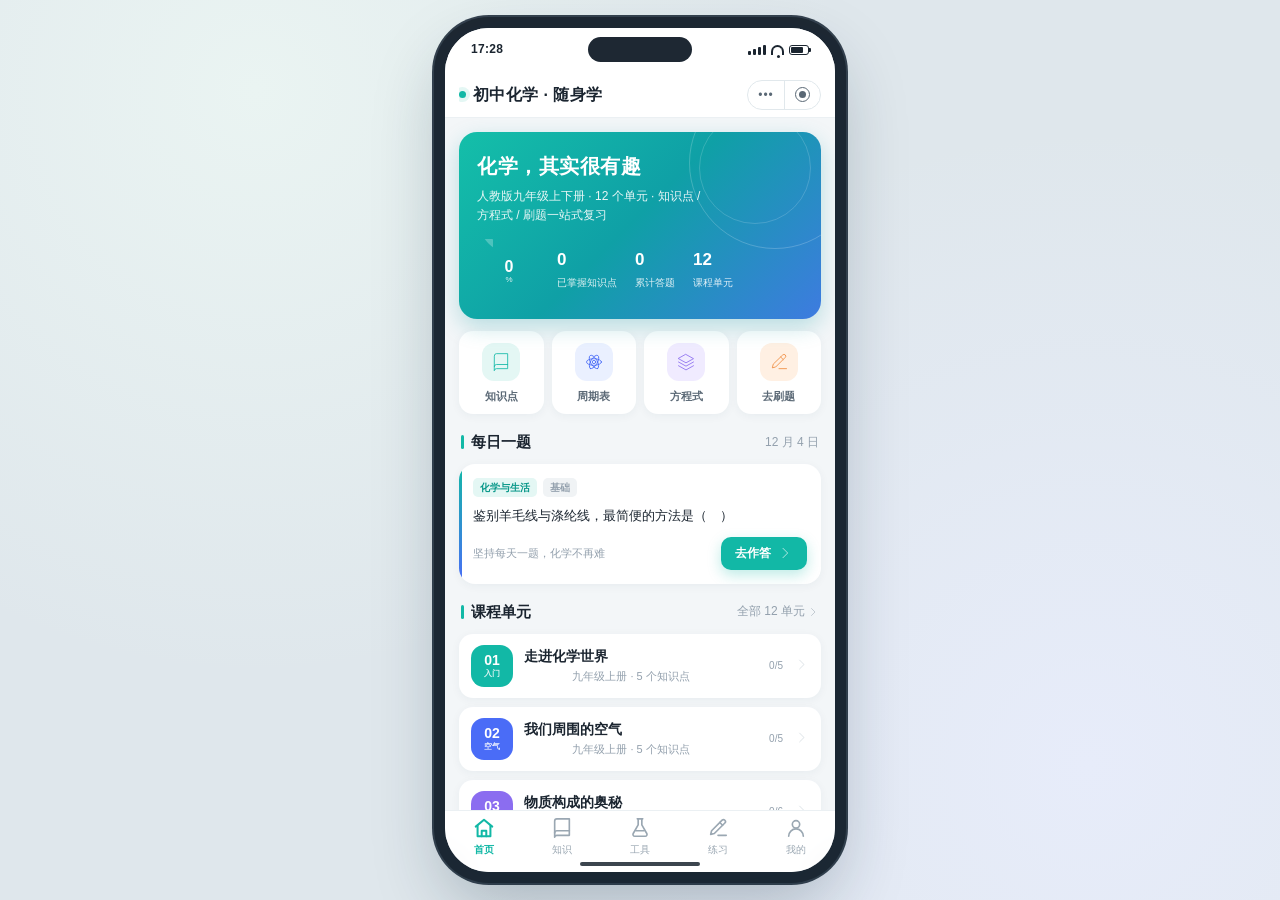
<file: huaxue/index.html>
<!DOCTYPE html>
<html lang="zh-CN">
<head>
<meta charset="UTF-8">
<meta name="viewport" content="width=device-width,initial-scale=1,maximum-scale=1,user-scalable=no,viewport-fit=cover">
<meta name="theme-color" content="#12B8A6">
<meta name="description" content="初中化学学习小程序：知识点、元素周期表、化学方程式、必背口诀、刷题与错题本">
<title>初中化学学习小程序</title>
<style>
/* ============================================================
   初中化学学习小程序 - 样式（微信小程序视觉风格 / 移动端优先）
   ============================================================ */

:root{
  --brand:#12B8A6; --brand-d:#0A988A; --brand-soft:#E4F7F4;
  --blue:#4A6CF7; --blue-soft:#EAF0FF;
  --bg:#F3F6F8; --card:#FFFFFF; --text:#1B2530; --sub:#5A6875;
  --muted:#93A0AD; --line:#EBF0F3; --line-2:#E1E8EC;
  --ok:#1FB27A; --ok-soft:#E5F7EF;
  --err:#F06464; --err-soft:#FEECEC;
  --warn:#F2A33C; --warn-soft:#FFF3E2;
  --shadow:0 2px 10px rgba(28,54,72,.05);
  --shadow-lg:0 10px 30px rgba(28,54,72,.12);
  --font:-apple-system,BlinkMacSystemFont,"PingFang SC","Hiragino Sans GB","Microsoft YaHei","Noto Sans CJK SC",sans-serif;
}

*{box-sizing:border-box;-webkit-tap-highlight-color:transparent}
svg{width:16px;height:16px;flex:none}
sub{font-size:.72em;vertical-align:-.22em;line-height:0}
html,body{height:100%;margin:0}
body{
  font-family:var(--font); color:var(--text); background:#DFE7EC;
  background-image:radial-gradient(circle at 20% 10%,#EAF4F2 0,transparent 45%),radial-gradient(circle at 85% 85%,#E7ECFA 0,transparent 48%);
  display:flex; align-items:center; justify-content:center; overflow:hidden;
  font-size:14px; line-height:1.6;
}
button{font-family:inherit;border:none;background:none;cursor:pointer;color:inherit;padding:0}
input{font-family:inherit;outline:none;border:none;background:none;color:inherit}
ul{margin:0;padding:0;list-style:none}

/* ---------- 手机外壳 ---------- */
.phone{
  position:relative; width:390px; height:min(844px,94vh);
  background:var(--bg); border-radius:44px; overflow:hidden;
  box-shadow:0 30px 70px rgba(16,40,58,.28), 0 0 0 11px #1E2833, 0 0 0 13px #35424F;
  display:flex; flex-direction:column;
}
.phone::after{
  content:""; position:absolute; left:50%; top:9px; transform:translateX(-50%);
  width:104px; height:25px; border-radius:14px; background:#1E2833; z-index:60; pointer-events:none;
}
.app{display:flex;flex-direction:column;height:100%;width:100%;position:relative}

/* ---------- 状态栏 / 导航栏 ---------- */
.statusbar{
  height:44px; flex:none; padding:0 26px; display:flex; align-items:center; justify-content:space-between;
  font-size:12px; font-weight:700; letter-spacing:.3px; color:var(--text); background:var(--card); z-index:50;
}
.sb-right{display:flex;align-items:center;gap:5px}
.sb-signal{display:flex;align-items:flex-end;gap:2px;height:10px}
.sb-signal i{width:3px;background:var(--text);border-radius:1px;display:block}
.sb-signal i:nth-child(1){height:4px}.sb-signal i:nth-child(2){height:6px}.sb-signal i:nth-child(3){height:8px}.sb-signal i:nth-child(4){height:10px}
.sb-wifi{width:13px;height:10px;border:2px solid var(--text);border-bottom:none;border-radius:9px 9px 0 0;position:relative}
.sb-wifi::after{content:"";position:absolute;bottom:-3px;left:4px;width:3px;height:3px;background:var(--text);border-radius:50%}
.sb-bat{width:20px;height:10px;border:1.5px solid var(--text);border-radius:3px;position:relative;padding:1px}
.sb-bat::after{content:"";position:absolute;right:-3px;top:2px;width:2px;height:4px;background:var(--text);border-radius:0 1px 1px 0}
.sb-bat i{display:block;height:100%;width:76%;background:var(--text);border-radius:1px}

.navbar{
  height:46px; flex:none; background:var(--card); display:flex; align-items:center; gap:8px;
  padding:0 14px; border-bottom:1px solid var(--line); position:relative; z-index:40;
}
.nav-title{flex:1;min-width:0;font-size:16px;font-weight:700;letter-spacing:.4px;display:flex;align-items:center;gap:7px;white-space:nowrap;overflow:hidden}
.nav-title .dot{width:7px;height:7px;border-radius:50%;background:var(--brand);box-shadow:0 0 0 4px var(--brand-soft);flex:none}
.nav-back{flex:none;display:none;align-items:center;justify-content:center;width:22px;height:28px;color:var(--sub)}
.nav-back.show{display:flex}
.nav-back svg{width:18px;height:18px}
.capsule{
  display:flex;align-items:center;height:30px;border:1px solid var(--line-2);border-radius:16px;
  background:rgba(255,255,255,.9);overflow:hidden;
}
.capsule span{width:36px;display:flex;align-items:center;justify-content:center;height:100%;font-size:15px;color:var(--sub)}
.capsule span+span{border-left:1px solid var(--line-2)}
.capsule .cap-dots{letter-spacing:1px;font-size:12px;line-height:1}
.capsule .cap-target{width:15px;height:15px;border:1.8px solid var(--sub);border-radius:50%;position:relative}
.capsule .cap-target::after{content:"";position:absolute;inset:3px;border-radius:50%;background:var(--sub)}

/* ---------- 页面容器 ---------- */
.pages{flex:1;position:relative;overflow:hidden}
.page{position:absolute;inset:0;overflow-y:auto;overflow-x:hidden;padding:14px 14px 24px;display:none;-webkit-overflow-scrolling:touch}
.page.active{display:block;animation:fade .26s ease}
.page::-webkit-scrollbar{width:0}
@keyframes fade{from{opacity:0;transform:translateY(7px)}to{opacity:1;transform:none}}

/* ---------- 通用组件 ---------- */
.card{background:var(--card);border-radius:16px;box-shadow:var(--shadow);padding:14px;margin-bottom:12px}
.sec-head{display:flex;align-items:center;justify-content:space-between;margin:16px 2px 10px}
.sec-head h3{margin:0;font-size:15px;font-weight:700;display:flex;align-items:center;gap:7px}
.sec-head h3::before{content:"";width:3px;height:14px;border-radius:2px;background:var(--brand)}
.sec-head .more{font-size:12px;color:var(--muted);display:flex;align-items:center;gap:2px}
.sec-head .more svg{width:12px;height:12px}
.muted{color:var(--muted)}
.sub{color:var(--sub)}

.tag{display:inline-block;font-size:10px;padding:2px 7px;border-radius:5px;background:var(--brand-soft);color:var(--brand-d);font-weight:600;line-height:1.5;white-space:nowrap}
.tag.blue{background:var(--blue-soft);color:var(--blue)}
.tag.gray{background:#F0F3F5;color:var(--muted)}
.tag.warn{background:var(--warn-soft);color:#C77A17}
.tag.ok{background:var(--ok-soft);color:#12875C}

.chip{
  flex:none;padding:7px 13px;border-radius:18px;background:#fff;color:var(--sub);font-size:12px;
  border:1px solid var(--line-2);white-space:nowrap;transition:.18s;
}
.chip.on{background:var(--brand);border-color:var(--brand);color:#fff;font-weight:600;box-shadow:0 3px 9px rgba(18,184,166,.3)}
.chips{display:flex;gap:7px;overflow-x:auto;padding:2px 0 8px;scrollbar-width:none}
.chips::-webkit-scrollbar{display:none}

.search{display:flex;align-items:center;gap:8px;background:#fff;border:1px solid var(--line-2);border-radius:12px;padding:9px 12px;margin-bottom:10px}
.search svg{width:15px;height:15px;color:var(--muted);flex:none}
.search input{flex:1;font-size:13px;min-width:0}
.search input::placeholder{color:var(--muted)}
.search .clear{font-size:15px;color:var(--muted);width:18px;text-align:center}

.empty{text-align:center;padding:44px 20px;color:var(--muted)}
.empty .ico{width:52px;height:52px;margin:0 auto 12px;border-radius:16px;background:#EAF0F2;display:flex;align-items:center;justify-content:center;font-size:22px;color:#B9C6CE}
.empty p{margin:0;font-size:13px}

.btn{display:inline-flex;align-items:center;justify-content:center;gap:6px;background:var(--brand);color:#fff;border-radius:12px;padding:11px 18px;font-size:14px;font-weight:600;box-shadow:0 5px 14px rgba(18,184,166,.28);transition:.15s}
.btn:active{transform:scale(.97)}
.btn.ghost{background:var(--brand-soft);color:var(--brand-d);box-shadow:none}
.btn.gray{background:#F0F3F5;color:var(--sub);box-shadow:none}
.btn.block{width:100%}
.btn.sm{padding:8px 14px;font-size:12px;border-radius:10px}

/* ---------- 首页 ---------- */
.hero{
  border-radius:18px;padding:18px 18px 16px;color:#fff;position:relative;overflow:hidden;margin-bottom:12px;
  background:linear-gradient(135deg,#14BFA9 0%,#0FA0A6 48%,#3E7BE0 100%);box-shadow:0 8px 22px rgba(15,150,160,.26);
}
.hero::before{content:"";position:absolute;right:-40px;top:-55px;width:170px;height:170px;border:1px solid rgba(255,255,255,.2);border-radius:50%}
.hero::after{content:"";position:absolute;right:10px;top:-20px;width:110px;height:110px;border:1px solid rgba(255,255,255,.16);border-radius:50%}
.hero h2{margin:0 0 5px;font-size:20px;font-weight:750;letter-spacing:.5px;position:relative}
.hero p{margin:0 0 14px;font-size:12px;opacity:.9;position:relative;max-width:230px;line-height:1.6}
.hero-row{display:flex;align-items:center;gap:16px;position:relative}
.ring{width:64px;height:64px;flex:none;position:relative}
.ring svg{transform:rotate(-90deg)}
.ring .num{position:absolute;inset:0;display:flex;flex-direction:column;align-items:center;justify-content:center;font-size:16px;font-weight:750;line-height:1.1}
.ring .num small{font-size:8px;opacity:.85;font-weight:500}
.hero-stats{display:flex;gap:18px}
.hero-stat b{display:block;font-size:17px;font-weight:750;line-height:1.2}
.hero-stat span{font-size:10px;opacity:.85}

.quick{display:grid;grid-template-columns:repeat(4,1fr);gap:8px;margin-bottom:4px}
.quick-item{background:#fff;border-radius:14px;padding:12px 4px 10px;text-align:center;box-shadow:var(--shadow);transition:.15s}
.quick-item:active{transform:scale(.95)}
.quick-ico{width:38px;height:38px;border-radius:12px;margin:0 auto 7px;display:flex;align-items:center;justify-content:center}
.quick-ico svg{width:20px;height:20px}
.quick-item span{font-size:11px;color:var(--sub);font-weight:600}

.daily{background:#fff;border-radius:16px;padding:14px;box-shadow:var(--shadow);margin-bottom:12px;position:relative;overflow:hidden}
.daily::before{content:"";position:absolute;left:0;top:0;bottom:0;width:3px;background:linear-gradient(var(--brand),var(--blue))}
.daily h4{margin:0 0 8px;font-size:13px;display:flex;align-items:center;gap:6px}
.daily .q{font-size:13px;line-height:1.65;margin:0 0 10px}
.daily .row{display:flex;align-items:center;justify-content:space-between;font-size:11px;color:var(--muted)}

.ch-list{display:flex;flex-direction:column;gap:9px}
.ch-item{display:flex;align-items:center;gap:11px;background:#fff;border-radius:14px;padding:11px 12px;box-shadow:var(--shadow);transition:.15s}
.ch-item:active{transform:scale(.985)}
.ch-badge{width:42px;height:42px;border-radius:13px;flex:none;display:flex;flex-direction:column;align-items:center;justify-content:center;color:#fff;font-weight:700;line-height:1.1}
.ch-badge b{font-size:14px}.ch-badge small{font-size:8px;opacity:.85;margin-top:2px}
.ch-info{flex:1;min-width:0}
.ch-info h4{margin:0;font-size:13.5px;font-weight:650;display:flex;align-items:center;gap:6px}
.ch-info p{margin:3px 0 0;font-size:11px;color:var(--muted);white-space:nowrap;overflow:hidden;text-overflow:ellipsis}
.ch-arrow{color:#C8D2D9;flex:none}
.ch-arrow svg{width:15px;height:15px}
.ch-prog{width:34px;text-align:right;flex:none;font-size:10px;color:var(--muted)}

/* hue 配色 */
.hue-teal{--h:#12B8A6;--hs:#E4F7F4}.hue-blue{--h:#4A6CF7;--hs:#EAF0FF}
.hue-violet{--h:#8B6DF0;--hs:#F0EBFF}.hue-cyan{--h:#20A8D8;--hs:#E3F5FC}
.hue-orange{--h:#F08A3C;--hs:#FFF0E3}.hue-slate{--h:#5A7186;--hs:#EAF0F4}
.hue-amber{--h:#E8A71C;--hs:#FFF6DE}.hue-steel{--h:#6A86A8;--hs:#EBF1F8}
.hue-aqua{--h:#17B5A0;--hs:#E2F7F3}.hue-rose{--h:#EC6E8B;--hs:#FDEBF0}
.hue-lime{--h:#79B23C;--hs:#EFF7E5}.hue-pink{--h:#DA6AB5;--hs:#FBE9F5}

/* ---------- 章节详情 / 知识点 ---------- */
.detail-hero{background:linear-gradient(135deg,var(--h),var(--h) 60%,rgba(255,255,255,.3));border-radius:16px;padding:16px;color:#fff;margin-bottom:12px;position:relative;overflow:hidden}
.detail-hero h3{margin:0 0 4px;font-size:18px}
.detail-hero p{margin:0;font-size:11.5px;opacity:.92;line-height:1.6}
.detail-hero .meta{margin-top:10px;display:flex;gap:8px}
.detail-hero .meta span{background:rgba(255,255,255,.22);border-radius:6px;padding:3px 9px;font-size:10.5px}
.kp{background:#fff;border-radius:14px;padding:13px;margin-bottom:10px;box-shadow:var(--shadow)}
.kp-head{display:flex;align-items:flex-start;gap:9px;margin-bottom:8px}
.kp-no{width:22px;height:22px;border-radius:7px;background:var(--hs);color:var(--h);font-size:11px;font-weight:700;display:flex;align-items:center;justify-content:center;flex:none;margin-top:1px}
.kp-head h4{margin:0;font-size:14px;font-weight:700;flex:1;line-height:1.45}
.kp-sum{font-size:12px;color:var(--h);background:var(--hs);border-radius:8px;padding:7px 10px;margin:0 0 9px;font-weight:600}
.kp ul li{position:relative;padding-left:14px;font-size:12.5px;line-height:1.75;color:var(--sub);margin-bottom:5px}
.kp ul li::before{content:"";position:absolute;left:2px;top:9px;width:5px;height:5px;border-radius:50%;background:var(--h);opacity:.6}
.tip{margin-top:9px;background:var(--warn-soft);border-radius:9px;padding:9px 11px;font-size:11.5px;color:#9A6518;line-height:1.65;display:flex;gap:7px}
.tip b{color:#C77A17;flex:none}
.kp-foot{display:flex;align-items:center;justify-content:space-between;margin-top:10px;padding-top:9px;border-top:1px solid var(--line)}
.kp-foot button{font-size:11px;color:var(--muted);display:flex;align-items:center;gap:4px}
.kp-foot button svg{width:13px;height:13px}
.kp-foot button.on{color:var(--brand)}
.kp.learned{border-left:3px solid var(--ok)}

/* ---------- 元素周期表 ---------- */
.ptable{display:grid;grid-template-columns:repeat(8,1fr);grid-template-rows:repeat(4,1fr);gap:5px;margin:4px 0 10px}
.el{aspect-ratio:1/1;border-radius:8px;display:flex;flex-direction:column;align-items:center;justify-content:center;color:#fff;position:relative;transition:.15s;min-width:0;padding:0;overflow:hidden}
.el:active{transform:scale(.9)}
.el .z{position:absolute;top:2px;left:4px;font-size:7px;opacity:.8;line-height:1.1}
.el .s{font-size:15px;font-weight:750;line-height:1.1}
.el .n{font-size:8.5px;opacity:.92;line-height:1.1;margin-top:2px;white-space:nowrap}
.el.nonmetal{background:#48B4D8}.el.metal{background:#F0A24A}.el.noble{background:#9B7BE8}.el.metalloid{background:#63B98A}
.el.dim{opacity:.32}
.el.sel{outline:2px solid var(--text);outline-offset:1px}
.legend{display:flex;gap:12px;flex-wrap:wrap;font-size:10px;color:var(--muted);margin-bottom:6px}
.legend i{display:inline-block;width:9px;height:9px;border-radius:3px;margin-right:4px;vertical-align:-1px}
.extra-grid{display:grid;grid-template-columns:repeat(6,1fr);gap:6px}
.extra-grid .el{min-height:42px;aspect-ratio:auto;border-radius:8px}
.extra-grid .el .s{font-size:12px}.extra-grid .el .n{font-size:8px}

.el-detail .big{display:flex;align-items:center;gap:14px;background:var(--hs);border-radius:14px;padding:14px;margin-bottom:12px}
.el-detail .big .box{width:66px;height:66px;border-radius:13px;background:var(--h);color:#fff;display:flex;flex-direction:column;align-items:center;justify-content:center;flex:none}
.el-detail .big .box b{font-size:26px;line-height:1}.el-detail .big .box span{font-size:11px;opacity:.9}
.el-detail .big h3{margin:0 0 3px;font-size:19px}
.el-detail .big p{margin:0;font-size:11.5px;color:var(--sub)}
.info-row{display:flex;justify-content:space-between;padding:9px 2px;border-bottom:1px solid var(--line);font-size:12.5px}
.info-row span{color:var(--muted)}.info-row b{font-weight:600}

/* ---------- 化学方程式 ---------- */
.eq{background:#fff;border-radius:14px;padding:12px 13px;margin-bottom:9px;box-shadow:var(--shadow)}
.eq-top{display:flex;align-items:center;justify-content:space-between;margin-bottom:6px}
.eq-top h4{margin:0;font-size:13px;font-weight:700}
.formula{font-size:15px;font-weight:600;letter-spacing:.2px;line-height:1.9;color:#1D3550;word-break:break-word;font-family:"Cambria Math","Times New Roman",var(--font);padding:7px 9px;background:#F6F9FB;border-radius:9px;margin-bottom:7px;text-align:center}
.formula sub{font-size:.65em;vertical-align:-.25em}
.ar{display:inline-flex;flex-direction:column;align-items:center;justify-content:center;vertical-align:middle;margin:0 3px;min-width:32px;position:relative;top:-2px}
.ar em{font-size:8.5px;font-style:normal;color:var(--brand-d);font-weight:600;line-height:1.1;white-space:nowrap;font-family:var(--font)}
.ar i{font-style:normal;font-size:17px;line-height:1;color:var(--brand)}
.eq-line{font-size:11.5px;color:var(--sub);display:flex;gap:6px;margin-top:4px;line-height:1.6}
.eq-line b{color:var(--muted);flex:none;font-weight:600}
.eq .fav{color:#CDD6DC}.eq .fav svg{width:14px;height:14px}.eq .fav.on{color:var(--warn)}

/* ---------- 口诀速查 ---------- */
.cheat{background:#fff;border-radius:14px;padding:13px;margin-bottom:10px;box-shadow:var(--shadow);border-left:3px solid var(--h)}
.cheat h4{margin:0 0 9px;font-size:14px;display:flex;align-items:center;gap:8px}
.cheat .line{font-size:12.5px;line-height:1.85;color:var(--sub);padding-left:12px;position:relative}
.cheat .line::before{content:"";position:absolute;left:2px;top:10px;width:4px;height:4px;border-radius:50%;background:var(--h);opacity:.65}
.cheat .note{margin-top:9px;font-size:11px;color:var(--h);background:var(--hs);padding:7px 9px;border-radius:8px;line-height:1.6}

/* ---------- 练习 ---------- */
.quiz-tabs{display:flex;gap:8px;margin-bottom:12px}
.quiz-tabs button{flex:1;padding:9px;border-radius:11px;background:#fff;font-size:12.5px;color:var(--sub);border:1px solid var(--line-2);font-weight:600}
.quiz-tabs button.on{background:var(--brand);color:#fff;border-color:var(--brand);box-shadow:0 4px 12px rgba(18,184,166,.25)}
.stat-grid{display:grid;grid-template-columns:repeat(3,1fr);gap:9px;margin-bottom:12px}
.stat-box{background:#fff;border-radius:13px;padding:12px 8px;text-align:center;box-shadow:var(--shadow)}
.stat-box b{display:block;font-size:20px;font-weight:750;color:var(--brand);line-height:1.2}
.stat-box span{font-size:10.5px;color:var(--muted)}

.qcard{background:#fff;border-radius:16px;padding:15px;box-shadow:var(--shadow)}
.qmeta{display:flex;align-items:center;gap:6px;margin-bottom:10px;font-size:10.5px;color:var(--muted)}
.qtext{font-size:14.5px;font-weight:600;line-height:1.7;margin:0 0 14px}
.opts{display:flex;flex-direction:column;gap:8px}
.opt{display:flex;align-items:flex-start;gap:9px;border:1.5px solid var(--line-2);border-radius:11px;padding:10px 11px;font-size:13px;line-height:1.55;transition:.16s;background:#fff;text-align:left;width:100%}
.opt .lab{width:21px;height:21px;border-radius:6px;background:#F2F5F7;color:var(--sub);font-size:11px;font-weight:700;display:flex;align-items:center;justify-content:center;flex:none;margin-top:1px}
.opt:active{transform:scale(.99)}
.opt.correct{background:var(--ok-soft);border-color:var(--ok)}
.opt.correct .lab{background:var(--ok);color:#fff}
.opt.wrong{background:var(--err-soft);border-color:var(--err)}
.opt.wrong .lab{background:var(--err);color:#fff}
.opt.disabled{opacity:.72}
.explain{margin-top:12px;border-radius:11px;padding:12px;background:#F5F9FB;font-size:12.5px;line-height:1.75;animation:fade .25s}
.explain .head{font-weight:700;margin-bottom:6px;display:flex;align-items:center;gap:6px}
.explain .head.ok{color:var(--ok)}.explain .head.no{color:var(--err)}
.qactions{display:flex;gap:8px;margin-top:13px}
.qactions .btn{flex:1}
.progress-line{height:4px;border-radius:3px;background:#E7EDF0;overflow:hidden;margin-bottom:12px}
.progress-line i{display:block;height:100%;background:linear-gradient(90deg,var(--brand),var(--blue));border-radius:3px;transition:width .3s}

.wrong-item{background:#fff;border-radius:13px;padding:12px;margin-bottom:9px;box-shadow:var(--shadow)}
.wrong-item .t{font-size:12.5px;font-weight:600;line-height:1.6;margin:0 0 7px}
.wrong-item .a{font-size:11.5px;color:var(--ok);margin-bottom:3px}
.wrong-item .e{font-size:11.5px;color:var(--sub);line-height:1.6}
.wrong-item .foot{display:flex;justify-content:space-between;align-items:center;margin-top:8px;padding-top:8px;border-top:1px solid var(--line);font-size:10.5px;color:var(--muted)}

/* ---------- 我的 ---------- */
.profile{background:linear-gradient(135deg,#14BFA9,#3E7BE0);border-radius:18px;padding:18px;color:#fff;display:flex;align-items:center;gap:13px;margin-bottom:12px}
.avatar{width:52px;height:52px;border-radius:16px;background:rgba(255,255,255,.22);display:flex;align-items:center;justify-content:center;font-size:21px;font-weight:700;flex:none}
.profile h3{margin:0 0 3px;font-size:16px}.profile p{margin:0;font-size:11px;opacity:.88}
.menu{background:#fff;border-radius:14px;overflow:hidden;box-shadow:var(--shadow);margin-bottom:12px}
.menu-item{display:flex;align-items:center;gap:11px;padding:13px 14px;border-bottom:1px solid var(--line);font-size:13px;width:100%;text-align:left}
.menu-item:last-child{border-bottom:none}
.menu-item .mi{width:28px;height:28px;border-radius:9px;background:var(--brand-soft);display:flex;align-items:center;justify-content:center;flex:none}
.menu-item .mi svg{width:15px;height:15px;color:var(--brand)}
.menu-item .v{margin-left:auto;color:var(--muted);font-size:11.5px}
.menu-item .arrow{color:#CCD5DB}.menu-item .arrow svg{width:14px;height:14px}
.bar-row{margin-bottom:11px}
.bar-row .l{display:flex;justify-content:space-between;font-size:11.5px;margin-bottom:5px}
.bar-row .l b{font-weight:600}
.bar-track{height:7px;border-radius:4px;background:#EDF2F4;overflow:hidden}
.bar-track i{display:block;height:100%;border-radius:4px;background:var(--h,var(--brand));transition:width .5s}

/* ---------- 底部 TabBar ---------- */
.tabbar{
  height:62px;flex:none;background:rgba(255,255,255,.97);border-top:1px solid var(--line);
  display:flex;align-items:flex-start;padding-top:6px;z-index:45;backdrop-filter:blur(10px);
}
.tab{flex:1;display:flex;flex-direction:column;align-items:center;gap:2px;color:#9AA7B2;font-size:10px;transition:.18s}
.tab svg{width:22px;height:22px;stroke-width:1.8}
.tab.on{color:var(--brand);font-weight:700}
.tab.on svg{stroke-width:2.2}
.tab .ic{position:relative}
.tab .badge-dot{position:absolute;top:-3px;right:-7px;min-width:14px;height:14px;border-radius:8px;background:var(--err);color:#fff;font-size:9px;display:flex;align-items:center;justify-content:center;padding:0 3px;font-weight:700}
.home-ind{position:absolute;bottom:6px;left:50%;transform:translateX(-50%);width:120px;height:4px;border-radius:3px;background:#1B2530;opacity:.85;z-index:55}

/* ---------- 弹层 ---------- */
.mask{position:absolute;inset:0;background:rgba(18,32,42,.42);z-index:80;opacity:0;pointer-events:none;transition:opacity .22s}
.mask.show{opacity:1;pointer-events:auto}
.sheet{position:absolute;left:0;right:0;bottom:0;max-height:88%;background:#fff;border-radius:20px 20px 0 0;z-index:85;transform:translateY(102%);transition:transform .28s cubic-bezier(.2,.8,.25,1);display:flex;flex-direction:column;overflow:hidden}
.sheet.show{transform:none}
.sheet-head{flex:none;padding:14px 16px 10px;border-bottom:1px solid var(--line);display:flex;align-items:center;justify-content:space-between}
.sheet-head h3{margin:0;font-size:15px;font-weight:700;flex:1;min-width:0;white-space:nowrap;overflow:hidden;text-overflow:ellipsis}
.sheet-head .close{width:26px;height:26px;border-radius:50%;background:#F1F4F6;color:var(--muted);font-size:16px;display:flex;align-items:center;justify-content:center;margin-left:10px;flex:none}
.sheet-body{overflow-y:auto;padding:14px 16px 26px;-webkit-overflow-scrolling:touch}
.sheet-body::-webkit-scrollbar{width:0}
.grabber{width:34px;height:4px;border-radius:3px;background:#DDE4E8;margin:7px auto 0}

.toast{position:absolute;left:50%;top:50%;transform:translate(-50%,-50%) scale(.9);background:rgba(24,38,48,.88);color:#fff;padding:11px 18px;border-radius:11px;font-size:12.5px;z-index:95;opacity:0;pointer-events:none;transition:.22s;white-space:nowrap}
.toast.show{opacity:1;transform:translate(-50%,-50%) scale(1)}

/* ---------- 响应式：真机全屏 ---------- */
@media (max-width:480px){
  body{background:var(--bg);display:block;overflow:hidden}
  .phone{width:100%;height:100%;border-radius:0;box-shadow:none}
  .phone::after{display:none}
  .home-ind{display:none}
  .statusbar{height:env(safe-area-inset-top,20px);min-height:20px;padding-top:0}
  .page{padding-bottom:20px}
}
@media (min-width:481px) and (max-height:700px){
  .phone{height:96vh}
}

</style>
</head>
<body>
<div class="phone">
  <div class="app">
    <div class="statusbar">
      <span id="clock">09:21</span>
      <div class="sb-right">
        <span class="sb-signal"><i></i><i></i><i></i><i></i></span>
        <span class="sb-wifi"></span>
        <span class="sb-bat"><i></i></span>
      </div>
    </div>
    <div class="navbar">
      <button class="nav-back" id="navBack" data-act="back" aria-label="返回">
        <svg viewBox="0 0 24 24" fill="none" stroke="currentColor" stroke-width="2" stroke-linecap="round" stroke-linejoin="round"><path d="M15 5l-7 7 7 7"/></svg>
      </button>
      <div class="nav-title"><span class="dot"></span><span id="navTitle">初中化学 · 随身学</span></div>
      <div class="capsule"><span class="cap-dots">•••</span><span><i class="cap-target"></i></span></div>
    </div>
    <div class="pages"><div id="page" class="page active"></div></div>
    <div class="tabbar" id="tabbar"></div>
    <div class="home-ind"></div>
  </div>
  <div class="mask" id="mask"></div>
  <div class="toast" id="toast"></div>
  <div class="sheet" id="sheet">
    <div class="grabber"></div>
    <div class="sheet-head"><h3 id="sheetTitle"></h3><button class="close" data-act="close-sheet">×</button></div>
    <div class="sheet-body" id="sheetBody"></div>
  </div>
</div>
<script>
/* ============================================================
   初中化学学习小程序 - 知识库数据
   依据人教版《化学》九年级上册 / 下册整理
   ============================================================ */

window.CHEM_CHAPTERS = [
{
  id:'c1', no:'01', t:'走进化学世界', v:'九年级上册', badge:'入门', hue:'teal',
  intro:'建立"物质变化"与"实验操作"两大基础观念，是整个初中化学的起点。',
  points:[
    {t:'物理变化与化学变化', s:'是否有新物质生成，是唯一判断依据',
     d:['物理变化：只改变形状、状态、大小，没有新物质生成。如冰雪融化、酒精挥发、玻璃破碎、矿石粉碎。',
        '化学变化：有新物质生成。常伴随发光放热、颜色改变、放出气体、生成沉淀等现象。',
        '伴随现象只能辅助判断，不能作为依据：灯泡通电发光放热是物理变化；气球爆炸、轮胎爆胎多属物理变化。'],
     tip:'只看"有没有新物质"，不看"有没有发光发热"。'},
    {t:'物理性质与化学性质', s:'是否需要通过化学变化才能表现出来',
     d:['物理性质：颜色、状态、气味、密度、熔点、沸点、硬度、溶解性、导电导热性、挥发性、延展性。',
        '化学性质：可燃性、助燃性、氧化性、还原性、稳定性、酸碱性、毒性、腐蚀性。',
        '语言标志：带"能 / 会 / 可以 / 易 / 难"多描述性质；带"了 / 在 / 正在"多描述变化。'],
     tip:'"铁能生锈"是化学性质，"铁生锈了"是化学变化。'},
    {t:'化学实验基本操作', s:'取用、加热、连接、洗涤的规范',
     d:['药品取用"三不"：不手摸、不凑近直接闻（用手在瓶口轻轻扇闻）、不品尝。',
        '固体取用：块状用镊子，"一横二放三慢竖"；粉末用药匙或纸槽，"一斜二送三直立"。',
        '液体倾倒：瓶塞倒放、标签向手心、瓶口紧挨试管口；量筒读数时视线与凹液面最低处保持水平。',
        '给液体加热：液体不超过试管容积的 1/3，管口不对着自己或他人，先均匀预热再集中加热。',
        '酒精灯：用外焰加热；禁止用嘴吹灭（用灯帽盖灭，提起再盖一次）；禁止向燃着的酒精灯内添加酒精。'],
     tip:'量筒仰视读数偏小、俯视读数偏大；若按读数量取液体，实际体积结论正好相反。'},
    {t:'过滤与蒸发', s:'"一贴二低三靠"是必考操作',
     d:['一贴：滤纸紧贴漏斗内壁，中间不留气泡（否则过滤变慢）。',
        '二低：滤纸边缘低于漏斗口；漏斗内液面低于滤纸边缘。',
        '三靠：烧杯口紧靠玻璃棒；玻璃棒下端轻靠三层滤纸一侧；漏斗下端管口紧靠烧杯内壁。',
        '玻璃棒作用：过滤时引流；蒸发时搅拌，防止局部温度过高造成液滴飞溅。',
        '蒸发皿中出现较多固体时停止加热，利用余热蒸干，不能直接把水蒸干。'],
     tip:'过滤后滤液仍浑浊：滤纸破损、液面高于滤纸边缘、承接的烧杯不干净。'},
    {t:'科学探究：蜡烛与呼吸气体', s:'观察 → 猜想 → 实验 → 结论',
     d:['蜡烛火焰分外焰、内焰、焰心三层，外焰温度最高（火柴梗平放 1 秒后两端先变黑）。',
        '干冷烧杯罩在火焰上方，内壁出现水雾 → 生成水；倒转后倒入澄清石灰水变浑浊 → 生成二氧化碳。',
        '呼出气体与空气相比：氧气含量减少，二氧化碳和水蒸气含量增多。',
        '检验方法：燃着的木条比氧气多少；澄清石灰水比二氧化碳多少；干冷玻璃片比水蒸气多少。'],
     tip:'熄灭蜡烛时的"白烟"是石蜡蒸气凝成的固体小颗粒，用火柴可以点燃并引燃烛芯。'}
  ]
},
{
  id:'c2', no:'02', t:'我们周围的空气', v:'九年级上册', badge:'空气', hue:'blue',
  intro:'从空气成分到氧气制取，第一次系统接触"气体制备"的完整思路。',
  points:[
    {t:'空气的成分', s:'氮气 78%、氧气 21%（体积分数）',
     d:['氮气 78%、氧气 21%、稀有气体 0.94%、二氧化碳 0.03%~0.04%、其他气体和杂质 0.03%。',
        '注意是体积分数，不是质量分数。',
        '空气是混合物；氮气化学性质不活泼，常用作保护气、食品防腐；稀有气体通电发光可制霓虹灯。'],
     tip:'"含量最多"问的是体积分数；不要写成质量分数。'},
    {t:'空气中氧气含量的测定', s:'红磷燃烧，约消耗 1/5 体积',
     d:['原理：4P + 5O2 → 2P2O5，红磷燃烧消耗氧气且生成固体，使瓶内压强减小，水被压入集气瓶。',
        '现象：产生大量白烟，放出热量；冷却后打开止水夹，水进入约 1/5 体积。',
        '结论：氧气约占空气体积的 1/5；剩余气体主要是氮气，不支持燃烧、难溶于水。',
        '不能用木炭、硫粉代替红磷（生成气体，压强变化不明显）；不能用镁条（还能与氮气、二氧化碳反应）。'],
     tip:'结果偏小的常见原因：红磷不足、装置漏气、未冷却到室温就打开止水夹。'},
    {t:'氧气的性质', s:'助燃性、氧化性，本身不可燃',
     d:['物理性质：无色无味气体，密度比空气略大，不易溶于水；液态、固态氧呈淡蓝色。',
        '木炭在氧气中燃烧发白光，生成能使石灰水变浑浊的气体；硫燃烧发出明亮蓝紫色火焰，生成有刺激性气味的 SO2。',
        '铁丝在氧气中剧烈燃烧、火星四射、生成黑色固体 Fe3O4；瓶底要预先放少量水或细沙，防止熔融物炸裂瓶底。',
        '红磷燃烧产生大量白烟（不是白雾）。'],
     tip:'"烟"是固体小颗粒，"雾"是小液滴；氧气只助燃，不能作燃料。'},
    {t:'实验室制取氧气', s:'三套原理 + 查装定点收离熄',
     d:['2KMnO4 → K2MnO4 + MnO2 + O2↑（加热，试管口塞一团棉花防粉末进入导管）。',
        '2H2O2 → 2H2O + O2↑（MnO2 催化，不加热，最常用、最环保）。',
        '2KClO3 → 2KCl + 3O2↑（MnO2 催化并加热）。',
        '操作步骤口诀：查（气密性）装（药品）定（固定）点（点灯）收（收集）离（移导管）熄（灭灯）。',
        '收集：排水法（较纯净）或向上排空气法（较干燥）；验满用带火星木条放在瓶口，检验用带火星木条伸入瓶内。'],
     tip:'先移导管再熄灯，防止水倒吸使试管炸裂。'},
    {t:'催化剂与基本反应类型', s:'"一变两不变"',
     d:['催化剂：改变其他物质的化学反应速率，而本身的质量和化学性质在反应前后都不变。',
        '化合反应：多变一（A+B→AB）；分解反应：一变多（AB→A+B）。',
        '氧化反应：物质与氧发生的反应；剧烈氧化（燃烧、爆炸）与缓慢氧化（铁生锈、呼吸、食物腐败）都放热。',
        'MnO2 只对特定反应起催化作用，不能说"MnO2 是所有反应的催化剂"。'],
     tip:'催化剂只改变化学反应速率，不改变生成物的质量。'}
  ]
},
{
  id:'c3', no:'03', t:'物质构成的奥秘', v:'九年级上册', badge:'微观', hue:'violet',
  intro:'从分子、原子、离子进入微观世界，建立"结构决定性质"的核心思维。',
  points:[
    {t:'分子与原子', s:'分子是保持物质化学性质的最小粒子',
     d:['分子的性质：质量和体积都很小、不断运动（温度越高运动越快）、粒子间有间隔、同种分子性质相同。',
        '由分子构成的物质，分子是保持其化学性质的最小粒子；由原子直接构成的物质（金属、稀有气体、金刚石等），原子保持其化学性质。',
        '化学变化的实质：分子分成原子，原子重新组合成新分子；原子是化学变化中的最小粒子。',
        '用分子观点解释：热胀冷缩是间隔改变，不是粒子大小改变；闻到气味、湿衣服晾干是分子不断运动。'],
     tip:'"最小"必须加前提：化学变化中原子最小，保持化学性质时分子最小。'},
    {t:'原子的构成', s:'核电荷数 = 质子数 = 核外电子数 = 原子序数',
     d:['原子由带正电的原子核（质子 + 中子）和带负电的核外电子构成；原子核体积很小但集中了几乎全部质量。',
        '质子数决定元素种类；最外层电子数决定元素的化学性质；质子数与中子数之和近似等于相对原子质量。',
        '原子不显电性：核内质子所带正电荷数 = 核外电子所带负电荷数。',
        '相对原子质量是以碳-12 原子质量的 1/12 为标准的比值，没有单位（单位为 1）。'],
     tip:'普通氢原子核内没有中子；相对原子质量 ≈ 质子数 + 中子数。'},
    {t:'核外电子排布与离子', s:'最外层 8 电子（第一层 2 个）为稳定结构',
     d:['排布规律：第一层最多 2 个，第二层最多 8 个，最外层最多 8 个；先排满内层再排外层。',
        '金属原子最外层一般少于 4 个，易失电子形成阳离子；非金属原子最外层一般多于 4 个，易得电子形成阴离子。',
        '离子符号：数字在前、正负号在后，写在元素符号右上角，如 Mg2+、Cl−、SO4 2−；1 省略不写。',
        '原子 → 阳离子：质子数 > 电子数；原子 → 阴离子：质子数 < 电子数。'],
     tip:'元素符号周围四种数字：前面是粒子个数，正上方是化合价，右上角是离子电荷，右下角是原子个数。'},
    {t:'元素与元素符号', s:'元素是质子数相同的一类原子的总称',
     d:['元素只讲种类、不讲个数；物质由元素组成，分子由原子构成。',
        '元素符号含义：表示一种元素、表示该元素的一个原子；由原子直接构成的物质还表示这种物质（如 Fe、C、He）。',
        '元素周期表：7 个周期（周期数 = 电子层数）、16 个族；同一周期从左到右最外层电子数依次递增。',
        '地壳中含量前四：氧、硅、铝、铁；空气中最多是氮；人体中最多是氧。'],
     tip:'"2H"只表示 2 个氢原子，不能说成"2 个氢元素"。'},
    {t:'化合价与化学式', s:'化合物中正负化合价代数和为零',
     d:['单质中元素化合价为 0；在化合物中氧通常 −2、氢通常 +1；金属一般显正价，非金属与金属结合时显负价。',
        '书写化学式：正价在前、负价在后（NH3、CH4 例外），用最小公倍数法使正负化合价代数和为 0。',
        '化学式含义：物质、元素组成、一个分子、一个分子的原子构成（宏观 / 微观各两条）。',
        '相对分子质量 = 各原子相对原子质量 × 原子个数之和；元素质量比 = 相对原子质量 × 个数之比。'],
     tip:'原子团（OH、NO3、CO3、SO4、NH4）在反应中常作为一个整体，写个数时要加括号。'},
    {t:'根据化学式的计算', s:'质量分数、元素质量、物质质量的换算',
     d:['某元素质量分数 =（该元素相对原子质量 × 原子个数）÷ 相对分子质量 × 100%。',
        '某元素质量 = 物质质量 × 该元素的质量分数。',
        '物质质量 = 某元素质量 ÷ 该元素的质量分数。',
        '例：NH4NO3 中氮元素质量分数 = (14×2) ÷ 80 × 100% = 35%。'],
     tip:'计算前先检查化学式是否配平、原子个数是否数对（括号要乘开）。'}
  ]
},
{
  id:'c4', no:'04', t:'自然界的水', v:'九年级上册', badge:'水', hue:'cyan',
  intro:'从水的组成、净化到硬水软化，把"宏观物质"与"微观粒子"联系起来。',
  points:[
    {t:'水的组成（电解水实验）', s:'"正氧负氢，氢二氧一"',
     d:['2H2O → 2H2↑ + O2↑（通直流电，常加少量硫酸钠或氢氧化钠增强导电性）。',
        '正极产生氧气、负极产生氢气，体积比 V(H2) : V(O2) = 2 : 1，质量比为 1 : 8。',
        '结论：水由氢、氧两种元素组成；水分子中氢、氧原子个数比为 2 : 1；化学反应中分子可分、原子不可再分。',
        '检验：负极气体能燃烧产生淡蓝色火焰；正极气体使带火星木条复燃。'],
     tip:'体积比是 2:1 不是 1:2；记住"负氢正氧、氢二氧一"。'},
    {t:'水的净化', s:'静置 → 吸附沉淀 → 过滤 → 吸附 → 消毒 → 蒸馏',
     d:['明矾溶于水形成胶状物，吸附悬浮杂质使其沉降；活性炭有疏松多孔结构，可吸附色素和异味。',
        '过滤只能除去不溶性杂质，不能除去可溶性杂质，也不能杀菌。',
        '投药消毒（通入氯气、用漂白粉）属于化学变化；蒸馏是净化程度最高的方法，得到的蒸馏水可视为纯净物。',
        '净化程度由低到高：静置沉淀 < 吸附沉淀 < 过滤 < 吸附 < 蒸馏。'],
     tip:'自来水厂净水过程不包含蒸馏；净水后仍含可溶性杂质，属于混合物。'},
    {t:'硬水与软水', s:'肥皂水检验，煮沸或蒸馏软化',
     d:['硬水：含较多可溶性钙、镁化合物的水；软水：不含或含较少的水。',
        '检验：加肥皂水搅拌，泡沫多、浮渣少的是软水；泡沫少、浮渣多的是硬水。',
        '生活中用煮沸降低硬度，实验室用蒸馏得到蒸馏水；硬水易结水垢、浪费肥皂，锅炉使用可能引起爆炸。'],
     tip:'过滤不能软化硬水，因为钙镁离子是可溶的。'},
    {t:'爱护水资源', s:'节约用水 + 防治水体污染',
     d:['水体污染来源：工业废水、生活污水、农业上农药化肥的不合理使用。',
        '防治措施：工业废水处理达标后排放、生活污水集中处理、合理使用农药化肥、推广无磷洗衣粉。',
        '节约用水：一水多用、使用节水器具、农业改漫灌为喷灌滴灌。'],
     tip:'水是可再生资源，但可利用的淡水资源非常有限，并非"取之不尽"。'}
  ]
},
{
  id:'c5', no:'05', t:'化学方程式', v:'九年级上册', badge:'计算', hue:'orange',
  intro:'质量守恒定律是整个化学计算的基石，也是中考计算题的核心。',
  points:[
    {t:'质量守恒定律', s:'参加反应的各物质质量总和 = 生成的各物质质量总和',
     d:['六不变：原子种类、原子数目、原子质量、元素种类、元素质量、物质总质量。',
        '两改变：物质种类一定改变、分子种类一定改变。',
        '两个可能改变：分子数目、元素的化合价。',
        '适用范围：只适用于化学变化，且必须是"参加反应"的质量；有气体参加或逸出时，验证实验必须在密闭容器中进行。'],
     tip:'镁条燃烧后固体质量变大（结合了氧气），仍遵守质量守恒定律。'},
    {t:'化学方程式的书写与意义', s:'"写、配、注、等、查"五步',
     d:['写：正确写出反应物和生成物的化学式，左边反应物、右边生成物。',
        '配：配平，使等号两边各元素原子个数相等，只能改系数不能改下标。',
        '注：注明反应条件（点燃、加热△、高温、催化剂、通电）和气体 ↑、沉淀 ↓ 符号。',
        '↑ 只在反应物中没有气体而生成气体时标注；↓ 只在溶液中反应生成沉淀时标注。',
        '意义：表示反应物、生成物和反应条件；表示各物质间的粒子个数比；表示各物质间的质量比。'],
     tip:'若反应物中已有气体，生成的气体不标 ↑；若在溶液中反应，生成物中的固体才标 ↓。'},
    {t:'化学方程式的配平', s:'最小公倍数法、奇数配偶法、定一法',
     d:['最小公倍数法：找两边出现次数多且原子个数相差较大的元素，求其个数的最小公倍数作为系数。',
        '奇数配偶法：把出现"奇数个原子"的化学式先配系数 2，再依次配平其他元素。',
        '定一法：把最复杂的化学式系数定为 1，用分数配其他物质，最后整体乘以分母化为整数。',
        '配平后必须逐一核对每种元素的原子总数，最后化简为最简整数比。'],
     tip:'有机物燃烧配平顺序：先碳、再氢、最后氧；氧气系数可能是分数，最后统一乘 2。'},
    {t:'根据化学方程式的计算', s:'设、写、找、列、解、答',
     d:['设未知量（不带单位）；写出并配平化学方程式；找出相关物质的相对质量与已知量、未知量；列比例式；求解；简明作答。',
        '代入计算的必须是纯净物的质量；含杂质时要先换算：纯物质质量 = 不纯物质量 × 纯度。',
        '若题目给的是体积，需用 m = ρV 换算成质量；若涉及溶液，用溶质质量 = 溶液质量 × 溶质质量分数。',
        '计算依据：化学方程式中各物质的质量比 = 相对分子质量 × 化学计量数之比。'],
     tip:'比例式要"上下对应、单位统一"，相对质量不写单位，实际质量写单位。'}
  ]
},
{
  id:'c6', no:'06', t:'碳和碳的氧化物', v:'九年级上册', badge:'碳', hue:'slate',
  intro:'首次系统学习"一族物质"，重点体会结构、性质、用途之间的关系。',
  points:[
    {t:'碳的单质', s:'金刚石、石墨、C60 物理性质差异源于碳原子排列方式不同',
     d:['金刚石：正八面体结构，硬度最大，可作钻头、玻璃刀、装饰品。',
        '石墨：层状结构，质软、导电、有滑腻感，可作铅笔芯、电极、润滑剂。',
        'C60 由 60 个碳原子构成的分子构成；木炭、活性炭、焦炭、炭黑主要成分也是碳单质，属混合物。',
        '三者都是由碳元素组成的单质，燃烧产物都是 CO2，化学性质相似；物理性质差异大是因为碳原子排列方式不同。'],
     tip:'金刚石与石墨混合后是混合物；"碳"指元素，"炭"指具体物质。'},
    {t:'碳的化学性质', s:'常温稳定、可燃性、还原性',
     d:['常温下碳的化学性质不活泼（墨书字画长久不褪色、木质电线杆埋入部分烤焦）。',
        '可燃性：氧气充足 C + O2 → CO2；氧气不足 2C + O2 → 2CO。',
        '还原性：2CuO + C → 2Cu + CO2↑（高温）；C + CO2 → 2CO（吸热反应）。',
        '碳还原氧化铜实验中，试管口略向下倾斜；实验结束先撤导管再停止加热，防止倒吸。'],
     tip:'含碳燃料不完全燃烧会生成有毒的 CO，冬天用煤炉取暖必须通风。'},
    {t:'二氧化碳的实验室制取', s:'大理石（或石灰石）+ 稀盐酸',
     d:['CaCO3 + 2HCl → CaCl2 + H2O + CO2↑。',
        '不能用稀硫酸：生成微溶的 CaSO4 覆盖在石灰石表面，阻碍反应继续进行。',
        '不能用浓盐酸：挥发出 HCl 气体使制得的 CO2 不纯；不能用 Na2CO3 粉末：反应太快不易收集。',
        '发生装置选"固液不加热型"；收集用向上排空气法（CO2 能溶于水且密度比空气大）。',
        '验满：把燃着的木条放在集气瓶口，熄灭则满；检验：通入澄清石灰水变浑浊。'],
     tip:'检验 CO2 只能用澄清石灰水；能使燃着木条熄灭的气体不一定是 CO2（氮气也可以）。'},
    {t:'CO2 与 CO 的性质', s:'分子构成不同，性质差别极大',
     d:['CO2：密度比空气大，能溶于水，不燃烧也不支持燃烧；与水生成 H2CO3（使紫色石蕊变红，加热又变紫）；与石灰水反应 CO2 + Ca(OH)2 → CaCO3↓ + H2O。',
        'CO2 本身没有毒性，但不能供给呼吸；进入久未开启的菜窖前要做灯火实验。',
        'CO：无色无味、难溶于水、密度略小于空气；有可燃性、还原性、剧毒性（与血红蛋白结合使其失去携氧能力）。',
        'CO 还原氧化铜：CO + CuO → Cu + CO2；尾气必须点燃或收集，不能直接排入空气。'],
     tip:'除去 CO2 中混有的少量 CO 不能用点燃法（CO2 不支持燃烧），应通过灼热的氧化铜。'},
    {t:'温室效应与低碳生活', s:'CO2 含量上升导致全球变暖',
     d:['温室气体：CO2、CH4、O3、氟氯代烷等；CO2 不是空气污染物，但含量过高会引起温室效应。',
        '减缓措施：减少化石燃料使用、开发利用新能源、植树造林、双面用纸、随手关灯。',
        '"低碳"指较低的二氧化碳排放，不是不使用含碳物质。'],
     tip:'CO2 会造成温室效应，但不属于目前计入空气污染指数的污染物。'}
  ]
},
{
  id:'c7', no:'07', t:'燃料及其利用', v:'九年级上册', badge:'能源', hue:'amber',
  intro:'把燃烧条件、灭火原理、能量变化与能源环境综合起来。',
  points:[
    {t:'燃烧的条件与灭火原理', s:'三个条件缺一不可，破坏任一条件即可灭火',
     d:['燃烧三条件：可燃物、与氧气（或空气）接触、温度达到可燃物的着火点。',
        '灭火原理对应三条：清除可燃物（或使可燃物与其他物品隔离）、隔绝氧气、使温度降到着火点以下。',
        '着火点是可燃物的固有属性，一般不能改变；只能说"降低温度到着火点以下"。',
        '常见灭火器：泡沫灭火器（一般失火）、干粉灭火器（油、气失火）、二氧化碳灭火器（图书、精密仪器）。'],
     tip:'"降低可燃物的着火点"是典型错误说法。'},
    {t:'完全燃烧与爆炸', s:'氧气充足、接触面积大则燃烧更充分',
     d:['完全燃烧：氧气充足，碳生成 CO2、氢生成 H2O，放热多、污染小。',
        '不完全燃烧：氧气不足，生成 CO、炭黑等，放热少且产生有毒气体。',
        '促进燃烧：增大氧气浓度、增大可燃物与氧气的接触面积（如把煤做成蜂窝煤、把木柴架空）。',
        '爆炸：可燃物在有限空间内急剧燃烧，短时间聚集大量热使气体体积迅速膨胀；面粉、煤粉、氢气、甲烷都可能爆炸。'],
     tip:'爆炸不一定是化学变化（如气球爆炸、锅炉爆炸属于物理变化）。'},
    {t:'化石燃料与甲烷', s:'煤、石油、天然气，不可再生',
     d:['煤："工业的粮食"，主要含碳元素；石油："工业的血液"，主要含碳、氢元素；二者都是混合物。',
        '天然气主要成分是甲烷 CH4，是最简单的有机物；CH4 + 2O2 → CO2 + 2H2O，产生明亮蓝色火焰。',
        '点燃可燃性气体前必须验纯，防止不纯时点燃发生爆炸。',
        '煤干馏得焦炭、煤焦油、焦炉气（化学变化）；石油分馏得汽油、煤油、柴油（物理变化）。'],
     tip:'点燃甲烷前要检验纯度；在火焰上方罩干冷烧杯可检验生成的水。'},
    {t:'化学反应中的能量变化与新能源', s:'放热反应与吸热反应',
     d:['放热：所有燃烧、酸碱中和、金属与酸反应、生石灰与水反应（CaO + H2O → Ca(OH)2）。',
        '吸热：C + CO2 → 2CO、大多数分解反应、Ba(OH)2 与 NH4Cl 反应。',
        '燃料燃烧对环境的影响：SO2、NO2 导致酸雨；CO、未燃烧的碳氢化合物、烟尘污染空气；CO2 引起温室效应。',
        '乙醇汽油是可再生能源与化石燃料的混合物，可节省石油、减少污染；氢气是最清洁的燃料（产物只有水），但制取成本高、贮存困难。',
        '其他新能源：太阳能、风能、地热能、潮汐能、核能、生物质能。'],
     tip:'氢气燃烧产物只有水，无污染；但氢能目前未普及的原因是制取和储存成本高。'}
  ]
},
{
  id:'c8', no:'08', t:'金属和金属材料', v:'九年级下册', badge:'金属', hue:'steel',
  intro:'金属活动性顺序是下册第一条主线，也是推断题与实验题的高频考点。',
  points:[
    {t:'金属的物理性质与合金', s:'合金硬度更大、熔点更低、抗腐蚀性更强',
     d:['大多数金属有金属光泽、良好的导电导热性和延展性，常温下除汞外都是固体。',
        '合金是在金属中加热熔合其他金属或非金属形成的具有金属特性的物质，属于混合物。',
        '合金的硬度一般比组成它的纯金属更大，熔点更低，抗腐蚀性更好。',
        '生铁和钢都是铁碳合金，区别在含碳量（生铁 2%~4.3%，钢 0.03%~2%）；钛合金与人体相容性好，可制人造骨。'],
     tip:'合金是混合物；"百炼成钢"是降低生铁中的含碳量。'},
    {t:'金属活动性顺序', s:'K Ca Na Mg Al Zn Fe Sn Pb (H) Cu Hg Ag Pt Au',
     d:['顺序中金属位置越靠前，活动性越强。',
        '排在氢前面的金属能置换出盐酸、稀硫酸中的氢（K、Ca、Na 太活泼，直接与水反应，一般不用于置换酸中氢）。',
        '前面的金属能把后面的金属从它的盐溶液中置换出来（盐必须可溶，K、Ca、Na 除外）。',
        '铁参与置换反应生成 +2 价亚铁盐（浅绿色溶液），如 Fe + CuSO4 → FeSO4 + Cu。'],
     tip:'不能用铁制容器盛放波尔多液（含 CuSO4）；不能用 Zn 与浓硫酸制氢气。'},
    {t:'金属的化学性质与置换反应', s:'与氧气、与酸、与盐溶液',
     d:['与氧气：Mg、Al 常温即可氧化（铝表面生成致密 Al2O3 保护膜）；Fe、Cu 需加热；Au 高温也不反应。',
        '与酸：Zn + H2SO4 → ZnSO4 + H2↑；Fe + 2HCl → FeCl2 + H2↑；现象为产生气泡，含 Fe2+ 的溶液呈浅绿色。',
        '与盐溶液：Fe + CuSO4 → FeSO4 + Cu（铁表面覆红色固体，蓝色溶液变浅绿）；Cu + 2AgNO3 → Cu(NO3)2 + 2Ag。',
        '置换反应：一种单质和一种化合物反应，生成另一种单质和另一种化合物（A + BC → AC + B）。'],
     tip:'描述现象不能出现生成物名称："铁表面有红色固体析出"而非"有铜生成"。'},
    {t:'铁的冶炼', s:'3CO + Fe2O3 → 2Fe + 3CO2（高温）',
     d:['原料：铁矿石、焦炭、石灰石、空气；设备：高炉；产品是含碳的生铁，不是纯铁。',
        '还原剂是 CO；焦炭的作用是提供热量和生成 CO；石灰石的作用是把矿石中的二氧化硅转变为炉渣。',
        '实验模拟：先通 CO 排尽装置内空气再加热（防爆炸）；结束时先停止加热、继续通 CO 至冷却（防生成的铁被重新氧化，并防倒吸）。',
        '尾气中含 CO，必须点燃或收集处理。'],
     tip:'含杂质计算：先由混合物质量和纯度求出纯净物质量，再代入化学方程式。'},
    {t:'金属的锈蚀与保护', s:'铁同时与氧气和水接触才会生锈',
     d:['铁锈主要成分是 Fe2O3·xH2O，疏松多孔，不能阻止内部铁继续锈蚀；铝表面的氧化膜致密，能保护内部铝。',
        '防锈原理：隔绝空气（氧气）或水。方法：保持干燥洁净、涂油刷漆、电镀、烤蓝、制成不锈钢。',
        '酸、碱、盐溶液会加速铁的锈蚀。',
        '保护金属资源：防止腐蚀、回收利用、合理开采、寻找替代品。'],
     tip:'探究铁生锈条件用控制变量法：一支试管只与干燥空气接触、一支只与水接触（水面加植物油）、一支与水和空气同时接触。'}
  ]
},
{
  id:'c9', no:'09', t:'溶液', v:'九年级下册', badge:'溶液', hue:'aqua',
  intro:'溶质质量分数与溶解度曲线，是下册计算题的另一条主线。',
  points:[
    {t:'溶液的形成', s:'均一、稳定的混合物',
     d:['溶液由溶质和溶剂组成；溶质可以是固体、液体或气体；水是最常用的溶剂，汽油可溶解油污，酒精可溶解碘。',
        '特征：均一性（各部分性质相同）、稳定性（外界条件不变时不分层、不沉淀）；溶液一定是混合物。',
        '溶质与溶剂判断：有水时水一定是溶剂；固气溶于液体时液体为溶剂；两种液体互溶时量多者为溶剂。',
        '乳化：洗涤剂把大油滴分散成细小液滴随水冲走，形成的是乳浊液，不是溶液（乳化不是溶解）。'],
     tip:'溶液不一定无色（CuSO4 蓝色、FeCl2 浅绿、FeCl3 黄色、KMnO4 紫红色）。'},
    {t:'溶解时的吸放热', s:'NaOH、浓硫酸放热，NH4NO3 吸热',
     d:['溶解包含扩散（吸热）和水合（放热）两个过程，谁占优势就表现为什么。',
        '温度升高：NaOH 固体、浓硫酸、生石灰（与水反应放热）。',
        '温度降低：NH4NO3（硝酸铵）、NH4Cl 等铵盐。',
        '温度基本不变：NaCl；此外多数固体溶解速率随温度升高而加快，但 Ca(OH)2 的溶解度随温度升高反而减小。'],
     tip:'生石灰放入水中温度升高是化学反应放热，不属于溶解吸热放热。'},
    {t:'饱和溶液与溶解度', s:'一定温度、一定量溶剂里不能再溶解该溶质',
     d:['饱和溶液必须指明"一定温度"和"一定量溶剂"，且针对某一特定溶质。',
        '不饱和 → 饱和：加溶质、蒸发溶剂、降低温度（多数固体）；饱和 → 不饱和：加溶剂、升高温度。',
        '溶解度：某温度时，100 g 溶剂中达到饱和状态时所溶解的溶质质量，单位是 g。',
        '溶解度曲线：曲线上的点表示该温度下的饱和溶液；交点表示该温度下两物质溶解度相等；陡升型（KNO3）宜降温结晶，平缓型（NaCl）宜蒸发结晶。'],
     tip:'饱和溶液不一定浓，不饱和溶液不一定稀；析出晶体后的母液一定是该温度下的饱和溶液。'},
    {t:'溶质质量分数', s:'溶质质量 ÷ 溶液质量 × 100%',
     d:['溶质质量分数 = 溶质质量 ÷（溶质质量 + 溶剂质量）× 100%；只与比值有关，与溶液体积、温度无关。',
        '溶液稀释前后溶质质量不变：m浓 × a% = m稀 × b%。',
        '配制一定溶质质量分数溶液的步骤：计算 → 称量（量取）→ 溶解（用玻璃棒搅拌）→ 装瓶贴标签。',
        '饱和溶液中溶质质量分数 = S ÷ (100 + S) × 100%（S 为该温度下的溶解度）。'],
     tip:'量取水时仰视读数，实际水量偏多，配得的质量分数偏小；砝码与药品放反且用了游码，称得溶质偏少。'},
    {t:'结晶与混合物分离', s:'蒸发结晶 vs 降温结晶',
     d:['蒸发结晶：适用于溶解度受温度影响小的物质（NaCl），如海水晒盐。',
        '降温结晶（冷却热饱和溶液）：适用于溶解度随温度升高显著增大的物质（KNO3）。',
        '粗盐提纯：溶解 → 过滤 → 蒸发 → 计算产率，三步都用到玻璃棒（搅拌加速溶解、引流、搅拌防飞溅）。',
        'KNO3 中混有少量 NaCl 用降温结晶提纯；NaCl 中混有少量 KNO3 用蒸发结晶提纯。'],
     tip:'蒸发时"出现较多固体即停止加热"，用余热蒸干，产率偏低的原因常是蒸发时液滴飞溅或转移时残留。'}
  ]
},
{
  id:'c10', no:'10', t:'酸和碱', v:'九年级下册', badge:'酸碱', hue:'rose',
  intro:'中和反应与 pH 是酸碱盐板块的枢纽，也是实验探究题的高频情境。',
  points:[
    {t:'酸碱指示剂与 pH', s:'石蕊：酸红碱蓝；酚酞：酸无碱红',
     d:['紫色石蕊遇酸变红、遇碱变蓝、在中性溶液中仍为紫色；无色酚酞遇碱变红，遇酸和中性溶液不变色。',
        '指示剂变色的是酸碱溶液使指示剂变色，不能说"指示剂使酸变红"；酚酞不变色不能判定一定是酸性（也可能是中性）。',
        'pH 范围 0~14：pH < 7 酸性，越小酸性越强；pH = 7 中性；pH > 7 碱性，越大碱性越强。',
        '测 pH：用玻璃棒蘸取待测液滴在干燥 pH 试纸上，与标准比色卡对比；不能把试纸直接浸入溶液，也不能先用水润湿（会稀释导致误差）。'],
     tip:'润湿 pH 试纸：测酸性溶液 pH 偏大，测碱性溶液 pH 偏小，测中性无影响。'},
    {t:'常见的酸与浓硫酸的特性', s:'盐酸、硫酸、硝酸',
     d:['浓盐酸有挥发性，打开瓶盖出现白雾（HCl 气体与空气中水蒸气形成盐酸小液滴），有刺激性气味。',
        '浓硫酸：吸水性（作干燥剂，属物理性质）、脱水性（使纸张、木材炭化，属化学性质）、强氧化性、溶于水放出大量热。',
        '稀释浓硫酸：一定要把浓硫酸沿器壁缓慢注入水中，并用玻璃棒不断搅拌；切不可把水倒入浓硫酸。',
        '不慎沾到皮肤：立即用大量水冲洗，再涂 3%~5% 的 NaHCO3 溶液；稀硫酸沾到皮肤也要冲洗（水分蒸发后变浓）。'],
     tip:'"酸入水，沿器壁，慢慢倒，不断搅"，顺序绝不能颠倒。'},
    {t:'酸的化学性质', s:'五条通性（因都能电离出 H+）',
     d:['① 与指示剂：使紫色石蕊变红，无色酚酞不变色。',
        '② 与活泼金属（H 前）反应生成盐和氢气：Zn + H2SO4 → ZnSO4 + H2↑。',
        '③ 与金属氧化物反应生成盐和水：Fe2O3 + 6HCl → 2FeCl3 + 3H2O（铁锈除去后溶液变黄）。',
        '④ 与碱发生中和反应：HCl + NaOH → NaCl + H2O。',
        '⑤ 与某些盐反应：CaCO3 + 2HCl → CaCl2 + H2O + CO2↑。'],
     tip:'浓硫酸、硝酸有强氧化性，与金属反应一般不生成氢气；除铁锈时酸不能过量、不能长时间浸泡。'},
    {t:'常见的碱与碱的化学性质', s:'NaOH、Ca(OH)2（因都能电离出 OH−）',
     d:['NaOH：俗称火碱、烧碱、苛性钠，白色固体，极易溶于水并放热，易潮解（可作干燥剂），有强腐蚀性。',
        'Ca(OH)2：俗称熟石灰、消石灰，微溶于水，水溶液称石灰水；由 CaO + H2O → Ca(OH)2 制得，放出大量热。',
        '碱的通性：使石蕊变蓝、酚酞变红；与非金属氧化物反应（2NaOH + CO2 → Na2CO3 + H2O）；与酸中和；与某些盐反应（2NaOH + CuSO4 → Cu(OH)2↓ + Na2SO4）。',
        'NaOH 必须密封保存：既吸水潮解，又与空气中的 CO2 反应变质；检验是否变质可加稀盐酸看是否有气泡。'],
     tip:'CO2 使澄清石灰水变浑浊是检验 CO2；NaOH 吸收 CO2 无明显现象，需借助压强变化设计实验证明。'},
    {t:'中和反应与复分解反应', s:'酸 + 碱 → 盐 + 水',
     d:['中和反应：酸与碱作用生成盐和水的反应，属于复分解反应，放热；实质是 H+ + OH− → H2O。',
        '应用：改良酸性土壤用熟石灰；处理酸性废水；用含 Al(OH)3 或 Mg(OH)2 的药物治疗胃酸过多；被蚊虫叮咬（分泌蚁酸）涂肥皂水等碱性物质。',
        '判断中和反应恰好完全：借助酚酞（溶液由红色刚好变无色）或测 pH = 7；不能用石蕊（颜色变化不敏锐）。',
        '复分解反应：两种化合物互相交换成分生成另外两种化合物（AB + CD → AD + CB）；发生条件是生成物中有沉淀、气体或水。'],
     tip:'生成盐和水的反应不一定是中和反应，如金属氧化物与酸、非金属氧化物与碱反应。'}
  ]
},
{
  id:'c11', no:'11', t:'盐 化肥', v:'九年级下册', badge:'盐', hue:'lime',
  intro:'把酸碱的知识推到"离子反应"，重点是复分解条件、检验与除杂。',
  points:[
    {t:'常见的盐', s:'NaCl、Na2CO3、NaHCO3、CaCO3',
     d:['NaCl：食盐主要成分，用于调味、腌渍、配制生理盐水、化工原料；粗盐含泥沙和 CaCl2、MgCl2、Na2SO4 等杂质。',
        'Na2CO3：俗称纯碱、苏打，白色粉末，水溶液呈碱性（但属于盐，不属于碱），用于玻璃、造纸、洗涤剂。',
        'NaHCO3：俗称小苏打，受热分解 2NaHCO3 → Na2CO3 + H2O + CO2↑，可作发酵粉、治疗胃酸过多。',
        'CaCO3：大理石、石灰石主要成分，建筑材料、补钙剂；高温分解 CaCO3 → CaO + CO2↑。'],
     tip:'"纯碱不是碱，是盐"；碳酸钠溶液能使酚酞变红是因为水解呈碱性。'},
    {t:'复分解反应条件与离子共存', s:'生成沉淀、气体或水',
     d:['发生条件：两种化合物交换成分后，生成物中至少有一种是沉淀、气体或水（弱电解质）。',
        '常见不能共存的离子对：H+ 与 OH−（水）、H+ 与 CO3 2−/HCO3−（气体）、Ca2+ 与 CO3 2−（沉淀）、Ba2+ 与 SO4 2−/CO3 2−（沉淀）、Ag+ 与 Cl−（沉淀）、Cu2+/Fe3+/Mg2+ 与 OH−（沉淀）、NH4+ 与 OH−（氨气）。',
        '反应物要求：有酸参与时另一物质可不溶；无酸参与时两种反应物一般都要可溶。',
        '除杂三原则：不增（不引入新杂质）、不减（不消耗主要物质）、易分离（生成沉淀、气体或水）。'],
     tip:'除 CO2 中混有的 HCl 用饱和 NaHCO3 溶液，不能用 NaOH 溶液（也会吸收 CO2）。'},
    {t:'常见沉淀与离子检验', s:'记住颜色与是否溶于稀硝酸',
     d:['白色沉淀且不溶于稀硝酸：AgCl、BaSO4（这两个是检验 Cl− 和 SO4 2− 的特征沉淀）。',
        '白色沉淀但溶于酸并放气：CaCO3、BaCO3、Mg(OH)2（溶于酸但不放气）。',
        '有色沉淀：Cu(OH)2 蓝色、Fe(OH)3 红褐色。',
        '检验 CO3 2−：加稀盐酸产生气泡，把气体通入澄清石灰水变浑浊（只加酸有气泡不能断定，活泼金属也会产生气体）。',
        '检验 Cl−：加 AgNO3 溶液和稀硝酸，产生不溶于稀硝酸的白色沉淀；检验 SO4 2−：加 Ba(NO3)2（或 BaCl2）和稀硝酸。'],
     tip:'检验 SO4 2− 时加稀硝酸是为了排除 CO3 2− 的干扰，不能用 BaCO3 之类替代判断。'},
    {t:'化学肥料', s:'氮磷钾，叶根茎',
     d:['氮肥（N）：促茎叶繁茂、叶色浓绿，缺氮植株矮小叶片发黄；如尿素 CO(NH2)2、NH4HCO3、NH4NO3。',
        '磷肥（P）：促根系发达、籽粒饱满、增强抗寒抗旱能力；如过磷酸钙。',
        '钾肥（K）：促茎秆粗壮、增强抗倒伏和抗病虫害能力；如 K2SO4、KCl；复合肥含 N、P、K 中两种或以上，如 KNO3。',
        '铵态氮肥（含 NH4+）与碱性物质（草木灰、熟石灰）混合会放出氨气，降低肥效，因此不能混用；鉴别方法：加熟石灰研磨，有刺激性气味气体产生。',
        '化肥利弊：提高产量，但过量使用会造成土壤板结、水体富营养化。'],
     tip:'区分氮肥与钾肥可看外观（磷肥多为灰白色粉末），铵态氮肥用加碱研磨闻气味鉴别。'},
    {t:'粗盐提纯与物质鉴别', s:'溶解 → 过滤 → 蒸发 → 计算产率',
     d:['除去可溶性杂质依次加入过量 BaCl2（除 SO4 2−）、NaOH（除 Mg2+）、Na2CO3（除 Ca2+ 和过量 Ba2+），过滤后再加适量稀盐酸除去过量的 OH− 和 CO3 2−，最后蒸发。',
        'Na2CO3 必须在 BaCl2 之后加入，否则无法除去过量的 Ba2+；稀盐酸必须在过滤之后加入。',
        '鉴别题思路：先找特征现象（颜色、气体、沉淀），尽量用最少的试剂、最直接的现象一次区分。'],
     tip:'加入的试剂"过量"是为了除尽，最后必须把过量的试剂也除掉。'}
  ]
},
{
  id:'c12', no:'12', t:'化学与生活', v:'九年级下册', badge:'生活', hue:'pink',
  intro:'把化学知识落到营养、健康、材料与食品安全上，多为识记与常识题。',
  points:[
    {t:'六大基本营养素', s:'蛋白质、糖类、油脂、维生素、无机盐、水',
     d:['蛋白质：构成细胞的基本物质，存在于肉、蛋、奶、豆类；遇甲醛、重金属盐、高温会变性（不可逆）。',
        '糖类（葡萄糖 C6H12O6、蔗糖、淀粉）：主要供能物质；淀粉遇碘变蓝可用于检验。',
        '油脂：重要能源与备用能源；维生素：调节代谢，多数不能在人体内合成，缺乏维生素 A 夜盲症、缺 C 坏血病。',
        '能提供能量的只有糖类、油脂、蛋白质；水、无机盐、维生素不提供能量。'],
     tip:'"糖类"不等于"甜的物质"，淀粉、纤维素都属糖类但没有甜味。'},
    {t:'化学元素与人体健康', s:'常量元素与微量元素',
     d:['常量元素（含量 > 0.01%）：O、C、H、N、Ca、P、K、S、Na、Cl、Mg；微量元素：Fe、Zn、I、Se、F 等。',
        '缺钙：幼儿佝偻病、老年骨质疏松；缺铁：贫血；缺碘：甲状腺肿大（儿童智力发育障碍）；缺锌：食欲不振、生长迟缓；缺氟：龋齿；硒过量会中毒。',
        '元素摄入要适量，必需元素过量同样有害；人体中含量最多的元素是氧，最多的金属元素是钙。'],
     tip:'加碘盐中的"碘"、补铁酱油中的"铁"指的是元素，不是单质或分子。'},
    {t:'有机合成材料', s:'塑料、合成纤维、合成橡胶',
     d:['有机物：含碳的化合物（CO、CO2、H2CO3、碳酸盐等性质与无机物相似，归为无机物）。',
        '三大合成材料：塑料、合成纤维（涤纶、锦纶、腈纶）、合成橡胶；它们与天然纤维、天然橡胶相对。',
        '塑料分热塑性（聚乙烯，可反复加热熔化，可做食品袋）与热固性（电木，一次成型，受热不熔化）。',
        '"白色污染"指废弃塑料造成的污染；治理：减少使用、重复使用、使用可降解塑料、回收再利用。'],
     tip:'聚乙烯无毒可装食品，聚氯乙烯有毒不宜直接包装食品；燃烧时有刺激性气味的是聚氯乙烯。'},
    {t:'纤维鉴别与食品安全', s:'灼烧闻气味',
     d:['羊毛、蚕丝（蛋白质纤维）：灼烧有烧焦羽毛气味，灰烬易碎；棉、麻：烧纸气味；合成纤维：有特殊刺激性气味，灰烬结成硬球不易碾碎。',
        '有害物质：CO（与血红蛋白结合）、甲醛（使蛋白质变性，不能用于食品防腐）、黄曲霉毒素（霉变食物，耐高温）、亚硝酸盐（外观像食盐，有毒）、工业酒精中的甲醇。',
        '食品添加剂按标准使用是允许的；二氧化硫、苏丹红、三聚氰胺等属于非法添加物。'],
     tip:'霉变花生、大米洗净煮熟后仍不能食用，黄曲霉毒素需 280℃ 以上才被破坏。'}
  ]
}
];

window.CHEM_CHEATS = [
{ t:'化合价口诀', tag:'必背', hue:'teal',
  lines:['一价氢氯钾钠银，二价氧钙钡镁锌；','三铝四硅五价磷，二三铁、二四碳；','二四六硫都齐全，铜汞二价最常见；','单质为零要记清，化合物中代数和为零。',
         '常见原子团：OH⁻(−1)、NO3⁻(−1)、Cl⁻(−1)、CO3²⁻(−2)、SO4²⁻(−2)、NH4⁺(+1)。'],
  note:'正价在前、负价在后写化学式；用最小公倍数法使正负化合价代数和为 0。'},
{ t:'金属活动性顺序', tag:'必背', hue:'steel',
  lines:['钾钙钠镁铝，锌铁锡铅（氢），铜汞银铂金。','K Ca Na Mg Al Zn Fe Sn Pb (H) Cu Hg Ag Pt Au',
         '① 位置越靠前，活动性越强；','② 氢前金属能置换出盐酸、稀硫酸中的氢；','③ 前面的金属能把后面的金属从其盐溶液中置换出来（盐可溶，K/Ca/Na 除外）；','④ 铁发生置换反应生成 +2 价亚铁盐。'],
  note:"谐音记忆：'嫁给那美女，身体细纤轻，统共一百斤'。"},
{ t:'酸碱盐溶解性口诀', tag:'必背', hue:'rose',
  lines:['钾钠铵盐硝酸盐，全都溶于水中间；','盐酸盐不溶银亚汞（AgCl、Hg2Cl2）；','硫酸盐不溶钡和铅（BaSO4、PbSO4）；','碳酸盐只溶钾钠铵；','碱溶钾钠钡钙铵（Ca(OH)2 微溶）。',
         '口诀里的"不溶"指常见范围内，BaSO4 与 AgCl 还不溶于稀硝酸。'],
  note:'判断复分解反应能否发生，第一步就是用溶解性表看有没有沉淀。'},
{ t:'常见沉淀与溶液颜色', tag:'速查', hue:'violet',
  lines:['白色沉淀：AgCl、BaSO4（不溶稀硝酸）、CaCO3、BaCO3、Mg(OH)2、Al(OH)3；','蓝色沉淀：Cu(OH)2；红褐色沉淀：Fe(OH)3。',
         '蓝色溶液：Cu²⁺（CuSO4）；浅绿色：Fe²⁺（FeCl2）；黄色：Fe³⁺（FeCl3）；紫红色：KMnO4。',
         '黑色固体：C、CuO、MnO2、Fe3O4、铁粉；红色固体：Cu（紫红）、Fe2O3（红棕）。'],
  note:'推断题的"题眼"往往就是这一组颜色。'},
{ t:'质量守恒"六不变两改变"', tag:'必背', hue:'orange',
  lines:['六不变：原子种类、原子数目、原子质量、元素种类、元素质量、物质总质量。','两改变：物质种类、分子种类。','两可能改变：分子数目、元素化合价。',
         '验证实验若有气体参加或生成，必须在密闭容器中进行。'],
  note:'解释"镁燃烧后质量变大""高锰酸钾受热后质量变小"都用这条。'},
{ t:'化学方程式书写五步', tag:'方法', hue:'blue',
  lines:['写：左反应物、右生成物，化学式要正确；','配：配平，只改系数不改下标；','注：注明条件（点燃/△/高温/催化剂/通电）与 ↑ ↓；','等：把短线改等号（或箭头）；','查：逐元素核对原子个数、检查条件与符号。',
         '↑：反应物中无气体而生成气体；↓：溶液中反应生成沉淀。'],
  note:'配平推荐顺序：最小公倍数法 → 奇数配偶法 → 定一法；有机物燃烧先 C 再 H 最后 O。'},
{ t:'实验操作口诀合集', tag:'速查', hue:'cyan',
  lines:['过滤"一贴二低三靠"：滤纸贴漏斗；滤纸低于漏斗口、液面低于滤纸边缘；烧杯靠玻璃棒、棒靠三层滤纸、漏斗下端靠烧杯壁。',
         '制氧"查装定点收离熄"：查气密性、装药品、固定、点灯、收集、移导管、熄灯。',
         '稀释浓硫酸："酸入水、沿器壁、慢慢倒、不断搅"。',
         'CO 还原氧化铜："一氧化碳早出晚归，酒精喷灯迟到早退"——先通气后加热，先停热后停气。',
         '托盘天平："左物右码，先大后小，游码最后"；量筒读数视线与凹液面最低处相平。'],
  note:'口诀背后的原理比口诀本身更重要，考试常问"为什么"。'},
{ t:'常见气体检验与除杂', tag:'速查', hue:'lime',
  lines:['O2：带火星木条伸入瓶内，复燃；验满把木条放在瓶口。','CO2：通入澄清石灰水变浑浊；验满用燃着木条放瓶口。',
         'H2：点燃，淡蓝色火焰，罩干冷烧杯有水珠；点燃前必须验纯。','CH4：点燃，蓝色火焰，罩干冷烧杯有水珠，倒转后加石灰水变浑浊。',
         'H2O（水蒸气）：通过无水 CuSO4，白色变蓝。','NH3：湿润的红色石蕊试纸变蓝，或有刺激性气味。',
         '除 CO2 用 NaOH 溶液；除 HCl 用饱和 NaHCO3 溶液；除水蒸气用浓硫酸；除 O2 用灼热铜网。'],
  note:'除杂三原则：不引入新杂质、不消耗主要物质、杂质转化后易分离。'},
{ t:'前 20 号元素速记', tag:'必背', hue:'amber',
  lines:['氢氦锂铍硼，碳氮氧氟氖；','钠镁铝硅磷，硫氯氩钾钙。','H He Li Be B，C N O F Ne；','Na Mg Al Si P，S Cl Ar K Ca。',
         '常考补充：Fe 铁、Cu 铜、Zn 锌、Ag 银、Ba 钡、Mn 锰、Hg 汞、Au 金、Pt 铂、I 碘、Br 溴。'],
  note:'元素符号第一个字母大写，第二个字母必须小写（如 Co 是钴，CO 是一氧化碳）。'},
{ t:'易错数字与结论', tag:'防坑', hue:'pink',
  lines:['空气：N2 78%、O2 21%（体积分数）；氧气约占 1/5。','电解水：负极氢气、正极氧气，体积比 2:1，质量比 1:8。',
         '给试管中液体加热：液体不超过容积 1/3，试管与桌面约 45°。','pH：0~14，pH 越小酸性越强；中性为 7。',
         '生铁含碳 2%~4.3%，钢含碳 0.03%~2%。','溶解度四要素：一定温度、100 g 溶剂、饱和状态、单位为 g。',
         '着火点是物质固有属性，不能被"降低"，只能降低温度。'],
  note:'选择题里的数字、单位、"能不能"三类词最容易设陷阱。'}
];

</script>
<script>
/* ============================================================
   初中化学学习小程序 - 元素 / 方程式 / 题库数据
   ============================================================ */

window.CHEM_ELEMENTS = [
{z:1, sym:'H',  name:'氢', mass:'1.008', cat:'非金属', val:'+1',      p:1,g:1,  note:'宇宙中含量最多的元素；最轻的气体，可作高能清洁燃料'},
{z:2, sym:'He', name:'氦', mass:'4.003', cat:'稀有气体', val:'0',    p:1,g:18, note:'密度小且不可燃，可填充探空气球代替氢气'},
{z:3, sym:'Li', name:'锂', mass:'6.941', cat:'金属', val:'+1',       p:2,g:1,  note:'最轻的金属，锂电池广泛用于手机与电动车'},
{z:4, sym:'Be', name:'铍', mass:'9.012', cat:'金属', val:'+2',       p:2,g:2,  note:'轻金属，了解即可'},
{z:5, sym:'B',  name:'硼', mass:'10.81', cat:'类金属', val:'+3',     p:2,g:13, note:'硼砂、硼酸；了解即可'},
{z:6, sym:'C',  name:'碳', mass:'12.01', cat:'非金属', val:'+2,+4',  p:2,g:14, note:'形成金刚石、石墨、C60；一切有机物都含碳；碳-12 是相对原子质量标准'},
{z:7, sym:'N',  name:'氮', mass:'14.01', cat:'非金属', val:'-3,+5',  p:2,g:15, note:'空气中含量最多（N2 约 78%），化学性质不活泼，可作保护气'},
{z:8, sym:'O',  name:'氧', mass:'16.00', cat:'非金属', val:'-2',     p:2,g:16, note:'地壳、人体中含量最多的元素；O2 助燃但本身不可燃'},
{z:9, sym:'F',  name:'氟', mass:'19.00', cat:'非金属', val:'-1',     p:2,g:17, note:'含氟牙膏可防龋齿，过量摄入有害'},
{z:10,sym:'Ne', name:'氖', mass:'20.18', cat:'稀有气体', val:'0',    p:2,g:18, note:'通电发红光，用于霓虹灯'},
{z:11,sym:'Na', name:'钠', mass:'22.99', cat:'金属', val:'+1',       p:3,g:1,  note:'极活泼，保存在煤油中；食盐 NaCl、烧碱 NaOH 都含钠'},
{z:12,sym:'Mg', name:'镁', mass:'24.31', cat:'金属', val:'+2',       p:3,g:2,  note:'燃烧发出耀眼白光，可制照明弹；缺镁影响叶绿素'},
{z:13,sym:'Al', name:'铝', mass:'26.98', cat:'金属', val:'+3',       p:3,g:13, note:'地壳中含量最多的金属元素；表面致密氧化膜使其耐腐蚀'},
{z:14,sym:'Si', name:'硅', mass:'28.09', cat:'类金属', val:'+4',     p:3,g:14, note:'地壳中含量第二（仅次于氧）；芯片、玻璃、水泥的重要成分'},
{z:15,sym:'P',  name:'磷', mass:'30.97', cat:'非金属', val:'+5',     p:3,g:15, note:'红磷用于测定空气中氧气含量；磷肥促根系发达'},
{z:16,sym:'S',  name:'硫', mass:'32.06', cat:'非金属', val:'-2,+4,+6',p:3,g:16,note:'淡黄色固体，燃烧生成 SO2；SO2 是形成酸雨的主要气体'},
{z:17,sym:'Cl', name:'氯', mass:'35.45', cat:'非金属', val:'-1',     p:3,g:17, note:'Cl2 用于自来水消毒；检验 Cl− 用 AgNO3 和稀硝酸'},
{z:18,sym:'Ar', name:'氩', mass:'39.95', cat:'稀有气体', val:'0',    p:3,g:18, note:'空气中含量最多的稀有气体，作焊接保护气'},
{z:19,sym:'K',  name:'钾', mass:'39.10', cat:'金属', val:'+1',       p:4,g:1,  note:'比钠更活泼；钾肥促茎秆粗壮、抗倒伏；焰色反应呈紫色'},
{z:20,sym:'Ca', name:'钙', mass:'40.08', cat:'金属', val:'+2',       p:4,g:2,  note:'人体中含量最多的金属元素；缺钙致佝偻病、骨质疏松'},
{z:24,sym:'Cr', name:'铬', mass:'52.00', cat:'金属', val:'+3',       note:'不锈钢的重要成分，增强抗腐蚀性'},
{z:25,sym:'Mn', name:'锰', mass:'54.94', cat:'金属', val:'+4,+7',    note:'MnO2 是制氧气常用催化剂，也是干电池原料'},
{z:26,sym:'Fe', name:'铁', mass:'55.85', cat:'金属', val:'+2,+3',    note:'世界年产量最高的金属；Fe²⁺ 浅绿、Fe³⁺ 黄；缺铁引起贫血'},
{z:28,sym:'Ni', name:'镍', mass:'58.69', cat:'金属', val:'+2',       note:'不锈钢、电池材料'},
{z:29,sym:'Cu', name:'铜', mass:'63.55', cat:'金属', val:'+1,+2',    note:'紫红色固体，导电性优良；Cu²⁺ 溶液呈蓝色，Cu(OH)2 蓝色沉淀'},
{z:30,sym:'Zn', name:'锌', mass:'65.38', cat:'金属', val:'+2',       note:'实验室常用锌粒与稀硫酸制氢气；缺锌致食欲不振、生长迟缓'},
{z:35,sym:'Br', name:'溴', mass:'79.90', cat:'非金属', val:'-1',     note:'常温下唯一的液态非金属单质，了解即可'},
{z:47,sym:'Ag', name:'银', mass:'107.9', cat:'金属', val:'+1',       note:'导电导热性最好的金属；AgCl 是不溶于稀硝酸的白色沉淀'},
{z:50,sym:'Sn', name:'锡', mass:'118.7', cat:'金属', val:'+2,+4',    note:'金属活动性顺序中位于氢前、铅附近'},
{z:53,sym:'I',  name:'碘', mass:'126.9', cat:'非金属', val:'-1',     note:'缺碘引起甲状腺肿大；淀粉遇碘变蓝可互相检验'},
{z:56,sym:'Ba', name:'钡', mass:'137.3', cat:'金属', val:'+2',       note:'BaSO4 是不溶于稀硝酸的白色沉淀，可作钡餐'},
{z:78,sym:'Pt', name:'铂', mass:'195.1', cat:'金属', val:'+2,+4',    note:'俗称白金，活动性极弱，常用作催化剂'},
{z:79,sym:'Au', name:'金', mass:'197.0', cat:'金属', val:'+3',       note:'活动性最弱，高温也不与氧气反应，"真金不怕火炼"'},
{z:80,sym:'Hg', name:'汞', mass:'200.6', cat:'金属', val:'+1,+2',    note:'俗称水银，常温下唯一液态金属，有毒；温度计打破后需撒硫粉处理'},
{z:82,sym:'Pb', name:'铅', mass:'207.2', cat:'金属', val:'+2',       note:'PbSO4 不溶；重金属盐能使蛋白质变性'}
];

window.CHEM_EQ_CATS = ['实验室制气','化合反应','分解反应','置换反应','复分解与中和','燃烧反应','其他重点'];

window.CHEM_EQUATIONS = [
{c:'实验室制气', n:'加热高锰酸钾制氧气', e:'2KMnO4→K2MnO4+MnO2+O2↑', cond:'△', ph:'产生能使带火星木条复燃的气体', tip:'试管口要塞一团棉花，防止粉末进入导管；先移导管再熄灯'},
{c:'实验室制气', n:'过氧化氢分解制氧气', e:'2H2O2→2H2O+O2↑', cond:'MnO2', ph:'有大量气泡产生，带火星木条复燃', tip:'最常用、最环保的实验室制氧法；MnO2 作催化剂，不加热'},
{c:'实验室制气', n:'氯酸钾分解制氧气', e:'2KClO3→2KCl+3O2↑', cond:'MnO2, △', ph:'固体逐渐减少，产生无色气体', tip:'MnO2 是催化剂；实验完毕要先移导管再停止加热'},
{c:'实验室制气', n:'实验室制取二氧化碳', e:'CaCO3+2HCl→CaCl2+H2O+CO2↑', cond:'', ph:'固体逐渐溶解，产生大量气泡', tip:'用大理石/石灰石与稀盐酸；不能用稀硫酸、浓盐酸或 Na2CO3 粉末'},
{c:'实验室制气', n:'实验室制取氢气', e:'Zn+H2SO4→ZnSO4+H2↑', cond:'', ph:'锌粒表面产生气泡，放出无色气体', tip:'用锌粒与稀硫酸；点燃前必须验纯；不能用浓硫酸或硝酸'},
{c:'化合反应', n:'碳完全燃烧', e:'C+O2→CO2', cond:'点燃', ph:'发白光，放热，生成使石灰水变浑浊的气体', tip:'氧气充足时生成 CO2'},
{c:'化合反应', n:'碳不完全燃烧', e:'2C+O2→2CO', cond:'点燃', ph:'产生蓝色火焰，生成有毒气体', tip:'氧气不足时生成 CO；冬天煤炉取暖必须通风'},
{c:'化合反应', n:'硫燃烧', e:'S+O2→SO2', cond:'点燃', ph:'空气中淡蓝色火焰，氧气中明亮蓝紫色火焰，有刺激性气味', tip:'集气瓶中放少量水吸收 SO2，防止污染空气'},
{c:'化合反应', n:'红磷燃烧', e:'4P+5O2→2P2O5', cond:'点燃', ph:'产生大量白烟，放出热量', tip:'测定空气中氧气含量的原理；"白烟"不是"白雾"'},
{c:'化合反应', n:'铁丝在氧气中燃烧', e:'3Fe+2O2→Fe3O4', cond:'点燃', ph:'剧烈燃烧、火星四射、生成黑色固体', tip:'瓶底预先放少量水或细沙，防止熔融物溅落炸裂瓶底'},
{c:'化合反应', n:'镁条燃烧', e:'2Mg+O2→2MgO', cond:'点燃', ph:'发出耀眼白光，生成白色固体', tip:'可制照明弹；燃烧后固体质量变大仍遵守质量守恒定律'},
{c:'化合反应', n:'氢气燃烧', e:'2H2+O2→2H2O', cond:'点燃', ph:'淡蓝色火焰，罩干冷烧杯内壁有水珠', tip:'点燃前必须验纯；产物只有水，是最清洁的燃料'},
{c:'化合反应', n:'二氧化碳与水反应', e:'CO2+H2O→H2CO3', cond:'', ph:'紫色石蕊试液变红', tip:'H2CO3 不稳定，加热后又变回紫色：H2CO3→H2O+CO2↑'},
{c:'化合反应', n:'生石灰与水反应', e:'CaO+H2O→Ca(OH)2', cond:'', ph:'放出大量热，块状固体变成粉末', tip:'放热反应；生石灰可作干燥剂，熟石灰用于改良酸性土壤'},
{c:'化合反应', n:'二氧化碳通过灼热碳层', e:'C+CO2→2CO', cond:'高温', ph:'生成可燃性气体', tip:'典型的吸热反应；CO2 在此表现氧化性'},
{c:'分解反应', n:'电解水', e:'2H2O→2H2↑+O2↑', cond:'通电', ph:'两极都有气泡，负极气体体积约为正极的 2 倍', tip:'"正氧负氢、氢二氧一"；证明水由氢、氧元素组成'},
{c:'分解反应', n:'碳酸分解', e:'H2CO3→H2O+CO2↑', cond:'', ph:'有气泡，红色石蕊试液恢复紫色', tip:'碳酸常温即分解，所以只能存在于水溶液中'},
{c:'分解反应', n:'高温煅烧石灰石', e:'CaCO3→CaO+CO2↑', cond:'高温', ph:'产生使石灰水变浑浊的气体', tip:'工业制生石灰和 CO2；属于分解反应'},
{c:'分解反应', n:'小苏打受热分解', e:'2NaHCO3→Na2CO3+H2O+CO2↑', cond:'△', ph:'产生气体，试管口有水珠', tip:'作发酵粉、灭火剂的原理；也是治疗胃酸过多的相关反应之一'},
{c:'分解反应', n:'碳酸氢铵受热分解', e:'NH4HCO3→NH3↑+H2O+CO2↑', cond:'△', ph:'有刺激性气味，固体逐渐消失', tip:'铵态氮肥需密封保存于阴凉处，俗称"气肥"'},
{c:'分解反应', n:'碱式碳酸铜受热分解', e:'Cu2(OH)2CO3→2CuO+H2O+CO2↑', cond:'△', ph:'绿色固体变黑，试管口有水珠', tip:'俗称铜绿；一变三，典型分解反应'},
{c:'置换反应', n:'锌与稀硫酸', e:'Zn+H2SO4→ZnSO4+H2↑', cond:'', ph:'产生大量气泡，锌粒逐渐溶解', tip:'实验室制氢气；金属活动性顺序中 Zn 排在氢前'},
{c:'置换反应', n:'铁与稀盐酸', e:'Fe+2HCl→FeCl2+H2↑', cond:'', ph:'有气泡，溶液由无色变浅绿色', tip:'铁发生置换反应生成 +2 价亚铁盐，溶液呈浅绿色'},
{c:'置换反应', n:'铝与稀盐酸', e:'2Al+6HCl→2AlCl3+3H2↑', cond:'', ph:'产生大量气泡，铝片逐渐溶解', tip:'铝表面氧化膜先与酸反应，所以开始气泡较少'},
{c:'置换反应', n:'铁与硫酸铜溶液', e:'Fe+CuSO4→FeSO4+Cu', cond:'', ph:'铁表面覆盖红色固体，蓝色溶液变浅绿', tip:'"湿法炼铜"；不能用铁桶盛放波尔多液'},
{c:'置换反应', n:'铜与硝酸银溶液', e:'Cu+2AgNO3→Cu(NO3)2+2Ag', cond:'', ph:'铜表面有银白色固体，溶液由无色变蓝', tip:'验证 Cu 比 Ag 活泼的经典实验'},
{c:'置换反应', n:'碳还原氧化铜', e:'C+2CuO→2Cu+CO2↑', cond:'高温', ph:'黑色粉末中出现红色固体，石灰水变浑浊', tip:'体现碳的还原性；试管口略向下倾斜'},
{c:'置换反应', n:'氢气还原氧化铜', e:'H2+CuO→Cu+H2O', cond:'△', ph:'黑色粉末变红，试管口有水珠', tip:'"氢气早出晚归"：先通氢再加热，先停热再停氢'},
{c:'复分解与中和', n:'盐酸与氢氧化钠中和', e:'HCl+NaOH→NaCl+H2O', cond:'', ph:'无明显现象，溶液温度升高', tip:'借助酚酞判断恰好反应；实质 H⁺ + OH⁻ → H2O'},
{c:'复分解与中和', n:'盐酸与熟石灰中和', e:'2HCl+Ca(OH)2→CaCl2+2H2O', cond:'', ph:'无明显现象，放热', tip:'处理酸性废水、改良酸性土壤常用熟石灰'},
{c:'复分解与中和', n:'盐酸除铁锈', e:'Fe2O3+6HCl→2FeCl3+3H2O', cond:'', ph:'红棕色铁锈逐渐溶解，溶液变黄', tip:'酸不能过量、浸泡不能过久，否则会腐蚀铁本身'},
{c:'复分解与中和', n:'硫酸与氧化铜', e:'CuO+H2SO4→CuSO4+H2O', cond:'', ph:'黑色粉末溶解，溶液变蓝', tip:'金属氧化物 + 酸 → 盐 + 水，属复分解反应'},
{c:'复分解与中和', n:'碳酸钠与盐酸', e:'Na2CO3+2HCl→2NaCl+H2O+CO2↑', cond:'', ph:'产生大量气泡', tip:'检验 CO3²⁻ 的第一步；要把气体通入石灰水才能确认'},
{c:'复分解与中和', n:'小苏打治疗胃酸过多', e:'NaHCO3+HCl→NaCl+H2O+CO2↑', cond:'', ph:'产生气泡', tip:'胃溃疡患者慎用（产气可能造成胃穿孔）'},
{c:'复分解与中和', n:'氢氧化钠与硫酸铜', e:'2NaOH+CuSO4→Cu(OH)2↓+Na2SO4', cond:'', ph:'生成蓝色絮状沉淀', tip:'Cu(OH)2 是蓝色沉淀，加热会分解成黑色 CuO'},
{c:'复分解与中和', n:'氢氧化钠与氯化铁', e:'3NaOH+FeCl3→Fe(OH)3↓+3NaCl', cond:'', ph:'生成红褐色沉淀', tip:'Fe(OH)3 红褐色是推断题常见"题眼"'},
{c:'复分解与中和', n:'氯化钠与硝酸银', e:'NaCl+AgNO3→AgCl↓+NaNO3', cond:'', ph:'生成不溶于稀硝酸的白色沉淀', tip:'检验 Cl⁻ 的特征反应；加稀硝酸排除 CO3²⁻ 干扰'},
{c:'复分解与中和', n:'硫酸钠与氯化钡', e:'Na2SO4+BaCl2→BaSO4↓+2NaCl', cond:'', ph:'生成不溶于稀硝酸的白色沉淀', tip:'检验 SO4²⁻ 的特征反应'},
{c:'复分解与中和', n:'纯碱与熟石灰制烧碱', e:'Na2CO3+Ca(OH)2→CaCO3↓+2NaOH', cond:'', ph:'生成白色沉淀', tip:'工业上曾用此法（苛化法）制 NaOH'},
{c:'燃烧反应', n:'甲烷燃烧', e:'CH4+2O2→CO2+2H2O', cond:'点燃', ph:'明亮的蓝色火焰，罩干冷烧杯有水珠', tip:'天然气、沼气主要成分；点燃前必须验纯'},
{c:'燃烧反应', n:'乙醇燃烧', e:'C2H5OH+3O2→2CO2+3H2O', cond:'点燃', ph:'淡蓝色火焰，放出大量热', tip:'乙醇汽油是可再生能源，可减少污染、节省石油'},
{c:'燃烧反应', n:'一氧化碳燃烧', e:'2CO+O2→2CO2', cond:'点燃', ph:'蓝色火焰，放热', tip:'CO 有剧毒，含 CO 的尾气必须点燃处理'},
{c:'其他重点', n:'工业炼铁', e:'3CO+Fe2O3→2Fe+3CO2', cond:'高温', ph:'红棕色粉末变黑，石灰水变浑浊', tip:'还原剂是 CO；高炉产品是生铁不是纯铁；尾气要处理'},
{c:'其他重点', n:'检验二氧化碳', e:'CO2+Ca(OH)2→CaCO3↓+H2O', cond:'', ph:'澄清石灰水变浑浊', tip:'检验 CO2 的唯一特征反应；CO2 过量后沉淀会溶解'},
{c:'其他重点', n:'氢氧化钠吸收二氧化碳', e:'2NaOH+CO2→Na2CO3+H2O', cond:'', ph:'无明显现象', tip:'NaOH 变质原因；吸收 CO2 用它，检验 CO2 用石灰水'},
{c:'其他重点', n:'一氧化碳还原氧化铜', e:'CO+CuO→Cu+CO2', cond:'△', ph:'黑色粉末变红，石灰水变浑浊', tip:'不是置换反应（反应物无单质）；尾气中的 CO 必须收集或点燃'},
{c:'其他重点', n:'铵态氮肥与碱混合', e:'2NH4Cl+Ca(OH)2→CaCl2+2H2O+2NH3↑', cond:'研磨', ph:'产生有刺激性气味的气体', tip:'铵态氮肥不能与草木灰、熟石灰混用，会放出氨气降低肥效'},
{c:'其他重点', n:'二氧化碳通入过量石灰水后的溶解', e:'CaCO3+CO2+H2O→Ca(HCO3)2', cond:'', ph:'浑浊又变澄清', tip:'解释溶洞形成、硬水成因；加热后又会重新生成沉淀'}
];

window.CHEM_QUIZ = [
{ch:'走进化学世界', lv:'基础', q:'下列变化中，属于化学变化的是（　）', o:['冰雪融化','酒精挥发','纸张燃烧','玻璃破碎'], a:2, ex:'化学变化的本质是有新物质生成。纸张燃烧生成二氧化碳和水等新物质，属于化学变化；其余三项只改变状态或形状，没有新物质生成。'},
{ch:'走进化学世界', lv:'基础', q:'下列描述属于物质化学性质的是（　）', o:['铝呈银白色','酒精易挥发','铁在潮湿空气中易生锈','水的沸点为 100℃'], a:2, ex:'"易生锈"需要通过化学变化才能表现出来，属于化学性质。颜色、挥发性、沸点不需要发生化学变化即可表现，属于物理性质。'},
{ch:'走进化学世界', lv:'提升', q:'关于"发光、放热"现象，下列说法正确的是（　）', o:['发光放热一定是化学变化','灯泡通电发光放热属于物理变化','爆炸一定是化学变化','有气体产生一定是化学变化'], a:1, ex:'发光放热只是常伴随的现象，不能作为判断依据。灯泡通电发光放热没有新物质生成，是物理变化；气球爆炸也多为物理变化；水沸腾产生气体同样是物理变化。'},
{ch:'走进化学世界', lv:'基础', q:'过滤操作中不需要用到的仪器是（　）', o:['烧杯','漏斗','玻璃棒','酒精灯'], a:3, ex:'过滤需要铁架台（带铁圈）、烧杯、漏斗、玻璃棒，不需要加热，故不用酒精灯。玻璃棒在此起引流作用。'},
{ch:'走进化学世界', lv:'提升', q:'用量筒量取 20 mL 液体，读数时仰视，则实际量取的体积（　）', o:['等于 20 mL','大于 20 mL','小于 20 mL','无法判断'], a:1, ex:'仰视时视线偏低，读数偏小；当读数达到 20 mL 时，实际液面已高于 20 mL 刻度，故实际量取体积偏大（若按读数量取）。若是读取已有液体，则读数偏小。'},
{ch:'我们周围的空气', lv:'基础', q:'空气中体积分数约为 21% 的气体是（　）', o:['氮气','氧气','稀有气体','二氧化碳'], a:1, ex:'空气按体积分数计算：氮气约 78%、氧气约 21%、稀有气体 0.94%、二氧化碳约 0.03%~0.04%。注意是体积分数而非质量分数。'},
{ch:'我们周围的空气', lv:'提升', q:'测定空气中氧气含量时，不能用木炭代替红磷，主要原因是（　）', o:['木炭不能燃烧','木炭燃烧生成气体，瓶内压强变化不明显','木炭燃烧不放热','木炭价格昂贵'], a:1, ex:'木炭燃烧消耗氧气但生成 CO2 气体，瓶内气体总量变化不大，压强差不明显，水不能进入约 1/5 体积。红磷生成固体 P2O5，才能形成压强差。'},
{ch:'我们周围的空气', lv:'提升', q:'用红磷测氧气含量，结果小于 1/5，可能的原因是（　）', o:['红磷足量','装置气密性良好','未冷却至室温就打开止水夹','点燃后迅速塞紧瓶塞'], a:2, ex:'未冷却时瓶内气体温度高、压强较大，进入的水偏少。红磷不足、装置漏气也会导致结果偏小；点燃后迅速塞紧、红磷足量、气密性好都是正确操作。'},
{ch:'我们周围的空气', lv:'基础', q:'下列物质属于纯净物的是（　）', o:['空气','海水','碘酒','液氧'], a:3, ex:'液氧是液态的氧气，只含 O2 一种物质，属于纯净物（也是单质）。空气、海水、碘酒都由多种物质组成，是混合物。'},
{ch:'我们周围的空气', lv:'基础', q:'关于催化剂，下列说法正确的是（　）', o:['催化剂一定能加快反应速率','反应前后催化剂的质量和化学性质都不变','MnO2 是所有反应的催化剂','催化剂能增加生成物的质量'], a:1, ex:'催化剂是"改变"（可加快也可减慢）反应速率，而本身质量和化学性质在反应前后不变；它有专一性，且不改变生成物的质量。'},
{ch:'我们周围的空气', lv:'基础', q:'铁丝在氧气中燃烧，集气瓶底预先放少量水或细沙的目的是（　）', o:['吸收有害气体','防止熔融物溅落炸裂瓶底','降低温度使反应停止','增加氧气浓度'], a:1, ex:'铁丝燃烧生成的 Fe3O4 熔融物温度很高，直接溅落会使集气瓶底受热不均而炸裂，故需放少量水或铺一层细沙。'},
{ch:'物质构成的奥秘', lv:'基础', q:'保持水的化学性质的最小粒子是（　）', o:['氢原子','氧原子','水分子','氢分子和氧分子'], a:2, ex:'水由水分子构成，分子是保持物质化学性质的最小粒子。氢原子、氧原子只是构成水分子的粒子，不能保持水的化学性质。'},
{ch:'物质构成的奥秘', lv:'基础', q:'决定元素种类的是（　）', o:['质子数','中子数','最外层电子数','相对原子质量'], a:0, ex:'元素是具有相同核电荷数（即质子数）的一类原子的总称，质子数决定元素种类；最外层电子数主要决定元素的化学性质。'},
{ch:'物质构成的奥秘', lv:'基础', q:'符号"2H"表示的含义是（　）', o:['2 个氢元素','2 个氢原子','2 个氢分子','氢气这种物质'], a:1, ex:'元素符号前的数字表示原子个数。元素只讲种类不讲个数，故不能说"2 个氢元素"；2 个氢分子应写成 2H2。'},
{ch:'物质构成的奥秘', lv:'提升', q:'某粒子结构示意图中，核内质子数为 12、核外电子数为 10，该粒子是（　）', o:['Mg 原子','Mg²⁺','Ne 原子','O²⁻'], a:1, ex:'质子数 12 对应镁元素；电子数 10 < 质子数 12，说明失去 2 个电子，是带 2 个单位正电荷的镁离子 Mg²⁺，具有稳定结构。'},
{ch:'物质构成的奥秘', lv:'基础', q:'地壳中含量最多的金属元素是（　）', o:['氧','硅','铝','铁'], a:2, ex:'地壳中元素含量前四位为氧、硅、铝、铁，其中氧和硅是非金属，含量最多的金属元素是铝（Al）。'},
{ch:'物质构成的奥秘', lv:'提升', q:'NH4NO3 中氮元素的质量分数约为（　）', o:['17.5%','35%','20%','40%'], a:1, ex:'相对分子质量 = 14×2 + 1×4 + 16×3 = 80；氮元素质量 = 14×2 = 28；28÷80×100% = 35%。注意化学式中有两个 N 原子。'},
{ch:'自然界的水', lv:'基础', q:'电解水实验中，正极与负极产生的气体体积比约为（　）', o:['2 : 1','1 : 2','1 : 8','8 : 1'], a:1, ex:'"正氧负氢、氢二氧一"：负极是氢气、正极是氧气，V(H2):V(O2)=2:1，所以正极:负极 = 1:2。质量比是 8:1（氧气:氢气）。'},
{ch:'自然界的水', lv:'基础', q:'生活中常用下列哪种方法降低水的硬度（　）', o:['过滤','吸附','煮沸','加明矾'], a:2, ex:'硬水中的钙镁化合物是可溶的，过滤、吸附、加明矾都不能除去。生活中用煮沸、实验室用蒸馏使钙镁离子形成沉淀而软化。'},
{ch:'自然界的水', lv:'基础', q:'区分硬水和软水常用的试剂是（　）', o:['澄清石灰水','肥皂水','紫色石蕊试液','活性炭'], a:1, ex:'加肥皂水搅拌，泡沫多、浮渣少的是软水；泡沫少、浮渣多的是硬水。'},
{ch:'自然界的水', lv:'提升', q:'关于水的净化，下列说法错误的是（　）', o:['明矾可吸附悬浮杂质加速沉降','活性炭可吸附色素和异味','过滤可除去水中所有杂质','蒸馏的净化程度最高'], a:2, ex:'过滤只能除去不溶性杂质，不能除去可溶性杂质，也不能杀菌。要得到近乎纯净的水需要蒸馏。'},
{ch:'化学方程式', lv:'基础', q:'化学反应前后一定不变的是（　）', o:['分子种类','物质种类','原子种类和数目','分子数目'], a:2, ex:'质量守恒定律的微观解释：原子种类、原子数目、原子质量都不变；物质种类和分子种类一定改变，分子数目可能改变。'},
{ch:'化学方程式', lv:'提升', q:'镁条在空气中燃烧后固体质量增大，对此解释正确的是（　）', o:['不遵守质量守恒定律','因为有氧气参加反应','因为生成了气体','因为镁条中含有杂质'], a:1, ex:'镁与空气中的氧气化合生成 MgO，参加反应的还有氧气的质量，故生成物质量 = 镁的质量 + 参加反应的氧气质量，完全遵守质量守恒定律。'},
{ch:'化学方程式', lv:'提升', q:'配平 ___Al + ___O2 → ___Al2O3，系数依次是（　）', o:['2, 3, 2','4, 3, 2','2, 1, 1','3, 2, 1'], a:1, ex:'用最小公倍数法：氧原子个数 2 和 3 的最小公倍数为 6，故 O2 前配 3、Al2O3 前配 2，再得 Al 前配 4，即 4Al + 3O2 → 2Al2O3。'},
{ch:'化学方程式', lv:'提升', q:'化学方程式 2H2 + O2 → 2H2O 表示的质量关系是（　）', o:['2 g 氢气与 1 g 氧气生成 2 g 水','4 g 氢气与 32 g 氧气生成 36 g 水','4 g 氢气与 16 g 氧气生成 20 g 水','2 g 氢气与 32 g 氧气生成 34 g 水'], a:1, ex:'各物质质量比 = 相对分子质量 × 化学计量数之比 = (2×2) : (16×2) : (2×18) = 4 : 32 : 36，即 4 g 氢气与 32 g 氧气恰好完全反应生成 36 g 水。计算时务必把系数乘进去。'},
{ch:'碳和碳的氧化物', lv:'基础', q:'金刚石与石墨物理性质差异很大的根本原因是（　）', o:['组成元素不同','碳原子排列方式不同','碳原子个数不同','含有的杂质不同'], a:1, ex:'二者都由碳元素组成、都是碳单质，化学性质相似；物理性质差异大是因为内部碳原子的排列方式（结构）不同，体现"结构决定性质"。'},
{ch:'碳和碳的氧化物', lv:'基础', q:'实验室制取二氧化碳应选用的药品是（　）', o:['石灰石与稀硫酸','碳酸钠粉末与稀盐酸','大理石与稀盐酸','木炭燃烧'], a:2, ex:'大理石（或石灰石）与稀盐酸反应速率适中、便于收集。稀硫酸生成微溶 CaSO4 覆盖表面阻碍反应；浓盐酸挥发出 HCl 使气体不纯；Na2CO3 粉末反应太快；木炭燃烧难以收集纯净 CO2。'},
{ch:'碳和碳的氧化物', lv:'基础', q:'检验某气体是否为二氧化碳，应选用的试剂是（　）', o:['燃着的木条','澄清石灰水','紫色石蕊试液','带火星的木条'], a:1, ex:'CO2 使澄清石灰水变浑浊是特征反应。能使燃着木条熄灭的气体还有氮气等；能使石蕊变红的还有其他酸性气体。'},
{ch:'碳和碳的氧化物', lv:'提升', q:'CO 与 CO2 化学性质不同的根本原因是（　）', o:['组成元素不同','分子构成不同','密度不同','溶解性不同'], a:1, ex:'二者都由碳、氧元素组成，但一个 CO 分子比一个 CO2 分子少一个氧原子，分子构成不同，所以化学性质差别很大（CO 可燃、有毒、有还原性；CO2 不可燃、能灭火）。'},
{ch:'碳和碳的氧化物', lv:'提升', q:'除去 CO2 中混有的少量 CO，正确的方法是（　）', o:['点燃','通过灼热的氧化铜','通过澄清石灰水','通入水中'], a:1, ex:'CO2 不支持燃烧，少量 CO 在其中无法被点燃；通过灼热 CuO 时 CO + CuO → Cu + CO2，把杂质转化为主要物质，且不引入新杂质。石灰水和水都会吸收 CO2。'},
{ch:'燃料及其利用', lv:'基础', q:'下列不属于燃烧必要条件的是（　）', o:['有可燃物','与氧气接触','温度达到着火点','有催化剂'], a:3, ex:'燃烧三条件：可燃物、与氧气（或空气）接触、温度达到着火点，三者缺一不可。催化剂与燃烧条件无关。'},
{ch:'燃料及其利用', lv:'提升', q:'下列关于灭火的说法错误的是（　）', o:['清除可燃物可以灭火','隔绝氧气可以灭火','降低可燃物的着火点可以灭火','使温度降到着火点以下可以灭火'], a:2, ex:'着火点是可燃物的固有属性，一般不能改变；只能"降低温度到着火点以下"。"降低着火点"是中考最常见的错误表述。'},
{ch:'燃料及其利用', lv:'基础', q:'天然气的主要成分是（　）', o:['一氧化碳','氢气','甲烷','乙醇'], a:2, ex:'天然气、沼气、瓦斯的主要成分都是甲烷 CH4，它是最简单的有机物，燃烧 CH4 + 2O2 → CO2 + 2H2O。'},
{ch:'燃料及其利用', lv:'基础', q:'被认为是最清洁的燃料，其燃烧产物只有水的是（　）', o:['煤','汽油','氢气','天然气'], a:2, ex:'氢气燃烧产物只有水，无污染、热值高；目前未广泛使用主要受制取成本高、储存运输困难限制。'},
{ch:'燃料及其利用', lv:'基础', q:'形成酸雨的主要气体是（　）', o:['CO2 和 CO','SO2 和 NO2','CH4 和 H2','O2 和 N2'], a:1, ex:'煤燃烧产生的 SO2 和汽车尾气中的 NO2 溶于雨水形成酸雨（pH < 5.6）。CO2 引起温室效应，但不属于酸雨成因，也不是计入空气污染指数的污染物。'},
{ch:'金属和金属材料', lv:'基础', q:'下列金属中，能与稀硫酸反应放出氢气的是（　）', o:['Cu','Ag','Zn','Au'], a:2, ex:'金属活动性顺序中排在氢前面的金属能置换出稀硫酸、盐酸中的氢。Zn 排在氢前；Cu、Ag、Au 排在氢后，不反应。'},
{ch:'金属和金属材料', lv:'基础', q:'下列反应属于置换反应的是（　）', o:['2H2O2→2H2O+O2↑','Fe+CuSO4→FeSO4+Cu','CaO+H2O→Ca(OH)2','HCl+NaOH→NaCl+H2O'], a:1, ex:'置换反应是"单质 + 化合物 → 新单质 + 新化合物"。Fe + CuSO4 → FeSO4 + Cu 符合；A 是分解、C 是化合、D 是复分解（中和）。'},
{ch:'金属和金属材料', lv:'基础', q:'铁生锈的必要条件是（　）', o:['只与水接触','只与氧气接触','同时与氧气和水接触','在干燥空气中'], a:2, ex:'控制变量实验表明：铁在干燥空气中和在无氧的水中都不易生锈，只有同时与氧气和水接触才生锈；酸、碱、盐会加速锈蚀。'},
{ch:'金属和金属材料', lv:'提升', q:'关于合金，下列说法正确的是（　）', o:['合金是纯净物','合金的硬度一般比组成它的纯金属大','合金的熔点一定比纯金属高','生铁和钢的主要区别是颜色不同'], a:1, ex:'合金是混合物；硬度一般更大、熔点一般更低、抗腐蚀性更好；生铁与钢的区别主要是含碳量（2%~4.3% 与 0.03%~2%）。'},
{ch:'金属和金属材料', lv:'提升', q:'工业炼铁反应 3CO + Fe2O3 → 2Fe + 3CO2 中，还原剂是（　）', o:['Fe2O3','CO','Fe','CO2'], a:1, ex:'CO 夺取 Fe2O3 中的氧，使铁被还原，自身被氧化为 CO2，故 CO 是还原剂、Fe2O3 是氧化剂。注意该反应不属于置换反应（反应物中没有单质）。'},
{ch:'溶液', lv:'基础', q:'下列物质溶于水时，溶液温度明显降低的是（　）', o:['氢氧化钠固体','浓硫酸','硝酸铵','氯化钠'], a:2, ex:'NH4NO3 溶解时扩散吸热占优势，溶液温度明显降低；NaOH 固体和浓硫酸溶解放热（生石灰是与水反应放热）；NaCl 温度基本不变。'},
{ch:'溶液', lv:'基础', q:'关于溶液，下列说法正确的是（　）', o:['溶液一定无色','溶液一定是均一、稳定的混合物','溶液中溶质一定是固体','溶液上层比下层浓度大'], a:1, ex:'溶液的本质特征是均一性和稳定性，且一定是混合物。CuSO4 溶液呈蓝色、FeCl2 浅绿；溶质可以是气体（盐酸中的 HCl）或液体（酒精溶液）；均一性决定各部分组成相同。'},
{ch:'溶液', lv:'提升', q:'20℃ 时 NaCl 的溶解度为 36 g，其含义是（　）', o:['100 g 溶液中含 NaCl 36 g','100 g 水中最多溶解 NaCl 36 g','36 g 水中最多溶解 NaCl 100 g','100 g 水中溶解 36 g NaCl 即不饱和'], a:1, ex:'溶解度四要素：一定温度、100 g 溶剂（不是溶液）、达到饱和状态、单位是 g。此时饱和溶液质量为 136 g。'},
{ch:'溶液', lv:'基础', q:'配制 50 g 溶质质量分数为 6% 的 NaCl 溶液，需要 NaCl 的质量为（　）', o:['3 g','6 g','47 g','50 g'], a:0, ex:'溶质质量 = 溶液质量 × 溶质质量分数 = 50 g × 6% = 3 g；需水 50 − 3 = 47 g（约 47 mL）。'},
{ch:'溶液', lv:'提升', q:'配制一定质量分数的溶液时，量取水仰视读数，会导致结果（　）', o:['质量分数偏大','质量分数偏小','无影响','无法确定'], a:1, ex:'仰视读数时实际量取的水偏多，溶剂增多而溶质不变，故溶质质量分数偏小。若砝码与药品放反且用了游码，称得的溶质偏少，同样使结果偏小。'},
{ch:'酸和碱', lv:'基础', q:'能使紫色石蕊试液变红的是（　）', o:['稀盐酸','氢氧化钠溶液','食盐水','石灰水'], a:0, ex:'紫色石蕊遇酸性溶液变红；稀盐酸呈酸性。NaOH 溶液、石灰水呈碱性使石蕊变蓝；食盐水呈中性，石蕊仍为紫色。'},
{ch:'酸和碱', lv:'基础', q:'稀释浓硫酸的正确操作是（　）', o:['把水缓慢倒入浓硫酸中','把浓硫酸沿器壁缓慢注入水中并不断搅拌','把两者同时快速倒入烧杯','把浓硫酸倒入量筒中稀释'], a:1, ex:'浓硫酸密度比水大且溶解放出大量热，若把水倒入浓硫酸，水会浮在上面沸腾并使酸液飞溅。必须"酸入水、沿器壁、慢慢倒、不断搅"，且不能在量筒中配制。'},
{ch:'酸和碱', lv:'提升', q:'用 pH 试纸测某酸性溶液的 pH 时，若先用水润湿试纸，测得结果将（　）', o:['偏小','偏大','不变','无法测定'], a:1, ex:'润湿相当于稀释待测液，酸性减弱，pH 偏大（更接近 7）；若测碱性溶液则 pH 偏小；测中性溶液无影响。正确做法是把待测液滴在干燥试纸上。'},
{ch:'酸和碱', lv:'基础', q:'中和反应属于哪种基本反应类型（　）', o:['化合反应','分解反应','置换反应','复分解反应'], a:3, ex:'中和反应是酸与碱交换成分生成盐和水，符合 AB + CD → AD + CB，属于复分解反应。注意：生成盐和水的反应不一定是中和反应。'},
{ch:'酸和碱', lv:'基础', q:'复分解反应能够发生的条件是生成物中有（　）', o:['沉淀、气体或水','单质','氧化物','金属'], a:0, ex:'两种化合物交换成分后，必须生成沉淀、气体或水（难电离物质）之一，反应才能发生。这是判断离子能否共存和除杂方案是否可行的核心依据。'},
{ch:'盐 化肥', lv:'基础', q:'下列物质中，属于盐但俗称中带"碱"字的是（　）', o:['NaOH','Na2CO3','Ca(OH)2','NH3·H2O'], a:1, ex:'Na2CO3 俗称纯碱、苏打，由金属离子和酸根离子构成，属于盐；其水溶液呈碱性，所以名字里带"碱"但不是碱。'},
{ch:'盐 化肥', lv:'提升', q:'鉴别 Na2CO3 溶液与 NaCl 溶液，下列试剂中不能达到目的的是（　）', o:['稀盐酸','澄清石灰水','氯化钠溶液','氯化钙溶液'], a:2, ex:'稀盐酸与 Na2CO3 反应产生气泡；石灰水、氯化钙溶液与 Na2CO3 反应生成白色沉淀；三种试剂与 NaCl 均无明显现象，都能鉴别。氯化钠溶液与两者都不反应，无任何现象，无法鉴别。'},
{ch:'盐 化肥', lv:'基础', q:'下列物质可用作氮肥的是（　）', o:['KCl','Ca3(PO4)2','CO(NH2)2','K2SO4'], a:2, ex:'尿素 CO(NH2)2 含氮元素，属于氮肥。KCl、K2SO4 是钾肥，Ca3(PO4)2 是磷肥；含 N、P、K 中两种以上的叫复合肥，如 KNO3。'},
{ch:'盐 化肥', lv:'提升', q:'铵态氮肥不能与草木灰（主要成分 K2CO3，呈碱性）混合施用，原因是（　）', o:['会产生沉淀堵塞土壤','反应放出氨气，降低肥效','会放出有毒气体','会发生燃烧'], a:1, ex:'NH4⁺ 与碱性物质反应生成 NH3 逸出，氮元素损失，肥效降低。鉴别铵态氮肥的方法就是加熟石灰研磨，闻到刺激性气味。'},
{ch:'盐 化肥', lv:'提升', q:'检验某溶液中含有 SO4²⁻，应选用的试剂组合是（　）', o:['Ba(NO3)2 溶液和稀硝酸','AgNO3 溶液和稀盐酸','无色酚酞试液','NaOH 溶液'], a:0, ex:'加 Ba(NO3)2 生成白色沉淀，再加稀硝酸沉淀不溶解，可确认是 BaSO4。用硝酸钡而非氯化钡是为了避免引入 Cl⁻ 与溶液中可能存在的 Ag⁺ 生成 AgCl 造成干扰；加稀硝酸用于排除 CO3²⁻ 的干扰。'},
{ch:'化学与生活', lv:'基础', q:'下列物质属于有机合成材料的是（　）', o:['棉花','羊毛','塑料','蚕丝'], a:2, ex:'三大有机合成材料是塑料、合成纤维、合成橡胶。棉花、麻是天然纤维（纤维素），羊毛、蚕丝是天然蛋白质纤维。'},
{ch:'化学与生活', lv:'基础', q:'人体缺乏下列哪种元素会引起贫血（　）', o:['钙','铁','碘','氟'], a:1, ex:'铁是血红蛋白的组成成分，缺铁引起缺铁性贫血；缺钙致佝偻病/骨质疏松；缺碘致甲状腺肿大；缺氟易患龋齿。'},
{ch:'化学与生活', lv:'基础', q:'鉴别羊毛线与涤纶线，最简便的方法是（　）', o:['观察颜色','灼烧闻气味','比较弹性','放入水中看是否溶解'], a:1, ex:'羊毛是蛋白质纤维，灼烧有烧焦羽毛气味、灰烬易碎；合成纤维（涤纶）灼烧有特殊刺激性气味、灰烬结成硬球。'},
{ch:'化学与生活', lv:'提升', q:'下列做法不会危害人体健康的是（　）', o:['用甲醛溶液浸泡海鲜保鲜','食用霉变后洗净煮熟的花生','用碳酸氢钠作发酵粉蒸馒头','用工业酒精勾兑白酒'], a:2, ex:'NaHCO3（小苏打）受热分解产生 CO2，是常用食品膨松剂，安全。甲醛使蛋白质变性、黄曲霉毒素耐高温、工业酒精含甲醇（致盲甚至致死），均有害。'},
{ch:'综合提升', lv:'提升', q:'某物质在氧气中完全燃烧，生成 CO2 和 H2O，关于该物质组成的判断正确的是（　）', o:['一定含有 C、H、O 三种元素','一定含 C、H，可能含 O','一定只含 C、H','一定含 O'], a:1, ex:'根据质量守恒定律，生成物中的 C、H 必来自该物质，故一定含 C、H；氧元素可能全部来自氧气，也可能部分来自该物质，因此 O 是"可能含有"。'},
{ch:'综合提升', lv:'提升', q:'下列除去杂质的方法正确的是（　）', o:['用点燃法除去 CO2 中的少量 CO','用 NaOH 溶液除去 CO2 中的少量 HCl','用稀盐酸除去 NaCl 中的 Na2CO3','用过滤除去水中的可溶性钙镁化合物'], a:2, ex:'Na2CO3 + 2HCl → 2NaCl + H2O + CO2↑，杂质转化为主要物质且不引入新杂质（适量盐酸），符合"不增、不减、易分离"。A 中 CO 无法在 CO2 中点燃；B 中 NaOH 也会吸收 CO2；D 中过滤不能除去可溶性离子。'}
];

</script>
<script>
/* ============================================================
   初中化学学习小程序 - 应用逻辑
   ============================================================ */
(function(){
'use strict';

var C = window.CHEM_CHAPTERS, E = window.CHEM_ELEMENTS,
    Q = window.CHEM_EQUATIONS, K = window.CHEM_CHEATS,
    QUIZ = window.CHEM_QUIZ, EQC = window.CHEM_EQ_CATS;
var TOTAL_KP = C.reduce(function(n,c){return n+c.points.length},0);
var KEY = 'chemMini.v1';

var raw = {};
try{ raw = JSON.parse(localStorage.getItem(KEY) || '{}') || {}; }catch(e){ raw = {}; }

var S = {
  tab:'home', view:'home', chapter:null,
  toolTab:'ptable', eqCat:'全部', eqQuery:'', kpQuery:'',
  quizTab:'practice', quizMode:'全部题目',
  learned:new Set(raw.learned||[]), favKp:new Set(raw.favKp||[]), favEq:new Set(raw.favEq||[]),
  wrong:(raw.wrong||[]).slice(), stats:raw.stats||{total:0,correct:0},
  q:{order:[],idx:0,picked:null,sessionCorrect:0,sessionTotal:0},
  pending:null
};

function save(){
  try{ localStorage.setItem(KEY, JSON.stringify({
    learned:[...S.learned], favKp:[...S.favKp], favEq:[...S.favEq],
    wrong:S.wrong, stats:S.stats
  })); }catch(e){}
}
function esc(s){ return String(s==null?'':s).replace(/[&<>"']/g,function(c){
  return {'&':'&amp;','<':'&lt;','>':'&gt;','"':'&quot;',"'":'&#39;'}[c]; }); }
function kpKey(ci,pi){ return C[ci].id+':'+pi; }
function chByName(n){ for(var i=0;i<C.length;i++){ if(C[i].t===n) return i; } return -1; }
function shuffle(a){ a=a.slice(); for(var i=a.length-1;i>0;i--){var j=Math.floor(Math.random()*(i+1));var t=a[i];a[i]=a[j];a[j]=t;} return a; }

/* ---------------- 图标 ---------------- */
var ICONS={
home:'<path d="M3 10.5 12 3l9 7.5"/><path d="M5 9.5V21h14V9.5"/><path d="M9.5 21v-6h5v6"/>',
book:'<path d="M4 4.5A2.5 2.5 0 0 1 6.5 2H20v18H6.5A2.5 2.5 0 0 0 4 22z"/><path d="M4 17.5A2.5 2.5 0 0 1 6.5 15H20"/>',
flask:'<path d="M9 2h6"/><path d="M10 2v6.5L4.6 18a2 2 0 0 0 1.7 3h11.4a2 2 0 0 0 1.7-3L14 8.5V2"/><path d="M7.5 15h9"/>',
edit:'<path d="M12 20h9"/><path d="M16.5 3.5a2.1 2.1 0 0 1 3 3L8 18l-4 1 1-4z"/><path d="M14 6l3 3"/>',
user:'<circle cx="12" cy="8" r="4"/><path d="M4 21a8 8 0 0 1 16 0"/>',
search:'<circle cx="11" cy="11" r="7"/><path d="M20 20l-4-4"/>',
right:'<path d="M9 5l7 7-7 7"/>',
left:'<path d="M15 5l-7 7 7 7"/>',
star:'<path d="M12 2.5l2.9 6 6.6.9-4.8 4.6 1.2 6.5L12 17.4l-5.9 3.1 1.2-6.5L2.5 9.4l6.6-.9z"/>',
check:'<path d="M4 12.5l5 5L20 6.5"/>',
trash:'<path d="M4 7h16"/><path d="M9 7V4h6v3"/><path d="M6 7l1 14h10l1-14"/><path d="M10 11v6M14 11v6"/>',
info:'<circle cx="12" cy="12" r="9"/><path d="M12 11v6"/><path d="M12 7.5h.01"/>',
grid:'<rect x="3" y="3" width="7" height="7" rx="1.5"/><rect x="14" y="3" width="7" height="7" rx="1.5"/><rect x="3" y="14" width="7" height="7" rx="1.5"/><rect x="14" y="14" width="7" height="7" rx="1.5"/>',
bulb:'<path d="M9 18h6"/><path d="M10 21h4"/><path d="M12 3a6 6 0 0 0-3.5 10.9c.6.5.9 1.2.9 2.1h5.2c0-.9.3-1.6.9-2.1A6 6 0 0 0 12 3z"/>',
refresh:'<path d="M20 11a8 8 0 1 0-2.3 6.3"/><path d="M20 4v7h-7"/>',
play:'<path d="M8 5l11 7-11 7z"/>',
target:'<circle cx="12" cy="12" r="9"/><circle cx="12" cy="12" r="5"/><circle cx="12" cy="12" r="1.5"/>',
atom:'<circle cx="12" cy="12" r="2"/><ellipse cx="12" cy="12" rx="9" ry="4"/><ellipse cx="12" cy="12" rx="9" ry="4" transform="rotate(60 12 12)"/><ellipse cx="12" cy="12" rx="9" ry="4" transform="rotate(120 12 12)"/>',
layers:'<path d="M12 3l9 5-9 5-9-5z"/><path d="M3 12l9 5 9-5"/><path d="M3 16.5l9 5 9-5"/>',
close:'<path d="M6 6l12 12M18 6L6 18"/>'
};
function ic(n){ return '<svg viewBox="0 0 24 24" fill="none" stroke="currentColor" stroke-linecap="round" stroke-linejoin="round">'+(ICONS[n]||'')+'</svg>'; }

/* ---------------- 化学方程式渲染 ---------------- */
/* 正文里的化学式自动下标：CO2 → CO<sub>2</sub>，系数与独立数字不受影响 */
function rich(s){ return esc(s).replace(/([A-Za-z\)\]])(\d{1,3})/g,'$1<sub>$2</sub>'); }
function fmtNum(s){ return esc(s).replace(/([A-Za-z\)])(\d+)/g,'$1<sub>$2</sub>'); }
function fmt(e,cond){
  var s = esc(e).replace(/→/g,'\u0001');
  s = s.replace(/([A-Za-z\)\]])(\d+)/g,'$1<sub>$2</sub>');
  var ar = '<span class="ar">'+(cond?'<em>'+fmtNum(cond)+'</em>':'')+'<i>⟶</i></span>';
  return s.split('\u0001').join(ar);
}

/* ---------------- DOM ---------------- */
var $page,$navTitle,$navBack,$mask,$sheet,$sheetTitle,$sheetBody,$toast,$tabbar,$homeInd;
var toastTimer=null;
function toast(msg){
  $toast.textContent=msg; $toast.classList.add('show');
  clearTimeout(toastTimer); toastTimer=setTimeout(function(){$toast.classList.remove('show');},1700);
}
function openSheet(title,html){
  $sheetTitle.textContent=title; $sheetBody.innerHTML=html; $sheetBody.scrollTop=0;
  $mask.classList.add('show'); $sheet.classList.add('show');
}
function closeSheet(){ $mask.classList.remove('show'); $sheet.classList.remove('show'); }
function confirmDo(title,text,fn){
  S.pending=fn;
  openSheet(title,'<p style="font-size:13px;line-height:1.8;color:var(--sub);margin:4px 0 18px">'+esc(text)+'</p>'+
    '<div style="display:flex;gap:9px"><button class="btn gray block" data-act="close-sheet">取消</button>'+
    '<button class="btn block" data-act="confirm-ok">确定</button></div>');
}

/* ---------------- 页面标题 / TabBar ---------------- */
var TITLES={home:'初中化学 · 随身学',knowledge:'知识课堂',tools:'化学工具箱',quiz:'闯关练习',mine:'我的学习'};
var TABS=[['home','home','首页'],['knowledge','book','知识'],['tools','flask','工具'],['quiz','edit','练习'],['mine','user','我的']];
function renderChrome(){
  $navTitle.textContent = S.view==='chapter' ? C[S.chapter].t : (TITLES[S.view]||'初中化学');
  $navBack.classList.toggle('show',S.view==='chapter');
  var wc=S.wrong.length;
  $tabbar.innerHTML = TABS.map(function(t){
    return '<button class="tab '+(S.tab===t[0]?'on':'')+'" data-act="tab" data-tab="'+t[0]+'">'+
      '<span class="ic">'+ic(t[1])+(t[0]==='quiz'&&wc?'<span class="badge-dot">'+(wc>99?'99+':wc)+'</span>':'')+'</span>'+
      '<span>'+t[2]+'</span></button>';
  }).join('');
}
function go(tab,view){
  S.tab=tab; S.view=view||tab;
  render(); $page.scrollTop=0;
}

/* ---------------- 首页 ---------------- */
function dailyIndex(){
  var d=new Date(), n=Math.floor((d.getFullYear()*372+d.getMonth()*31+d.getDate())%QUIZ.length);
  return n;
}
function renderHome(){
  var learned=S.learned.size, pct=TOTAL_KP?Math.round(learned/TOTAL_KP*100):0;
  var dash=2*Math.PI*26, off=dash*(1-pct/100);
  var dq=QUIZ[dailyIndex()];
  var quick=[['knowledge','book','知识点','var(--brand)','var(--brand-soft)'],
             ['tools','atom','周期表','var(--blue)','var(--blue-soft)'],
             ['toolseq','layers','方程式','#8B6DF0','#F0EBFF'],
             ['quiz','edit','去刷题','#F08A3C','#FFF0E3']];
  var h='';
  h+='<div class="hero"><h2>化学，其实很有趣</h2><p>人教版九年级上下册 · 12 个单元 · 知识点 / 方程式 / 刷题一站式复习</p>'+
     '<div class="hero-row"><div class="ring"><svg width="64" height="64">'+
     '<circle cx="32" cy="32" r="26" stroke="rgba(255,255,255,.25)" stroke-width="6" fill="none"/>'+
     '<circle cx="32" cy="32" r="26" stroke="#fff" stroke-width="6" fill="none" stroke-linecap="round" stroke-dasharray="'+dash+'" stroke-dashoffset="'+off+'"/>'+
     '</svg><div class="num">'+pct+'<small>%</small></div></div>'+
     '<div class="hero-stats"><div class="hero-stat"><b>'+learned+'</b><span>已掌握知识点</span></div>'+
     '<div class="hero-stat"><b>'+S.stats.total+'</b><span>累计答题</span></div>'+
     '<div class="hero-stat"><b>'+C.length+'</b><span>课程单元</span></div></div></div></div>';
  h+='<div class="quick">'+quick.map(function(q){
    return '<button class="quick-item" data-act="quick" data-to="'+q[0]+'"><span class="quick-ico" style="background:'+q[4]+';color:'+q[3]+'">'+ic(q[1])+'</span><span>'+q[2]+'</span></button>';
  }).join('')+'</div>';
  h+='<div class="sec-head"><h3>每日一题</h3><span class="more">'+(new Date().getMonth()+1)+' 月 '+new Date().getDate()+' 日</span></div>';
  h+='<div class="daily"><h4><span class="tag">'+esc(dq.ch)+'</span><span class="tag gray">'+dq.lv+'</span></h4>'+
     '<p class="q">'+rich(dq.q)+'</p><div class="row"><span>坚持每天一题，化学不再难</span>'+
     '<button class="btn sm" data-act="daily">去作答 '+ic('right')+'</button></div></div>';
  h+='<div class="sec-head"><h3>课程单元</h3><button class="more" data-act="tab" data-tab="knowledge">全部 '+C.length+' 单元 '+ic('right')+'</button></div>';
  h+='<div class="ch-list">'+C.map(function(c,i){return chItem(c,i);}).join('')+'</div>';
  h+='<p style="text-align:center;color:var(--muted);font-size:11px;margin:18px 0 4px">结构决定性质 · 性质决定用途</p>';
  return h;
}
function chItem(c,i){
  var done=c.points.reduce(function(n,p,j){return n+(S.learned.has(kpKey(i,j))?1:0)},0);
  return '<button class="ch-item" data-act="open-ch" data-i="'+i+'">'+
    '<span class="ch-badge hue-'+c.hue+'" style="background:var(--h)"><b>'+c.no+'</b><small>'+esc(c.badge)+'</small></span>'+
    '<span class="ch-info"><h4>'+esc(c.t)+'</h4><p>'+esc(c.v)+' · '+c.points.length+' 个知识点</p></span>'+
    '<span class="ch-prog">'+done+'/'+c.points.length+'</span><span class="ch-arrow">'+ic('right')+'</span></button>';
}

/* ---------------- 知识页 ---------------- */
function renderKnowledge(){
  var h='<div class="search">'+ic('search')+'<input id="kpSearch" data-search="kp" placeholder="搜索知识点、口诀、易错点…" value="'+esc(S.kpQuery)+'">'+
        (S.kpQuery?'<span class="clear" data-act="clear-kp">×</span>':'')+'</div>'+
        '<div style="display:flex;gap:7px;margin-bottom:12px"><span class="tag">12 个单元</span><span class="tag blue">'+TOTAL_KP+' 个知识点</span><span class="tag ok">已学 '+S.learned.size+'</span></div>'+
        '<div id="kpResults">'+kpResultsHtml()+'</div>';
  return h;
}
function allPoints(){
  var a=[]; C.forEach(function(c,i){ c.points.forEach(function(p,j){ a.push({ci:i,pi:j,c:c,p:p,key:kpKey(i,j)}); }); }); return a;
}
function kpResultsHtml(){
  var q=S.kpQuery.trim().toLowerCase();
  if(!q) return '<div class="ch-list">'+C.map(function(c,i){return chItem(c,i);}).join('')+'</div>';
  var list=allPoints().filter(function(o){
    return (o.p.t+o.p.s+o.p.d.join('')+o.p.tip+o.c.t).toLowerCase().indexOf(q)>=0;
  });
  if(!list.length) return '<div class="empty"><div class="ico">'+ic('search')+'</div><p>没有找到相关知识点，换个关键词试试</p></div>';
  return '<p style="font-size:11px;color:var(--muted);margin:0 2px 9px">找到 '+list.length+' 条结果</p>'+
    list.map(function(o){
      return '<button class="kp" style="display:block;width:100%;text-align:left" data-act="open-kp" data-ci="'+o.ci+'" data-pi="'+o.pi+'">'+
        '<div style="display:flex;align-items:center;gap:7px;margin-bottom:5px"><span class="tag gray">'+esc(o.c.t)+'</span>'+(S.learned.has(o.key)?'<span class="tag ok">已学</span>':'')+'</div>'+
        '<h4 style="margin:0 0 5px;font-size:13.5px">'+rich(o.p.t)+'</h4>'+
        '<p style="margin:0;font-size:11.5px;color:var(--sub);line-height:1.6">'+rich(o.p.s)+'</p></button>';
    }).join('');
}
function renderChapter(ci){
  var c=C[ci], done=c.points.reduce(function(n,p,j){return n+(S.learned.has(kpKey(ci,j))?1:0)},0);
  var h='<div class="detail-hero hue-'+c.hue+'"><h3>'+esc(c.t)+'</h3><p>'+esc(c.intro)+'</p>'+
    '<div class="meta"><span>'+esc(c.v)+'</span><span>'+c.points.length+' 个知识点</span><span>已掌握 '+done+'</span></div></div>';
  c.points.forEach(function(p,j){
    var key=kpKey(ci,j), learned=S.learned.has(key), faved=S.favKp.has(key);
    h+='<div class="kp hue-'+c.hue+' '+(learned?'learned':'')+'"><div class="kp-head"><span class="kp-no">'+(j+1)+'</span><h4>'+esc(p.t)+'</h4></div>'+
      '<div class="kp-sum">'+rich(p.s)+'</div><ul>'+p.d.map(function(d){return '<li>'+rich(d)+'</li>';}).join('')+'</ul>'+
      '<div class="tip"><b>易错提醒</b><span>'+rich(p.tip)+'</span></div>'+
      '<div class="kp-foot"><button class="'+(learned?'on':'')+'" data-act="learn" data-key="'+key+'">'+ic('check')+(learned?'已掌握':'标记已学')+'</button>'+
      '<button class="'+(faved?'on':'')+'" data-act="fav-kp" data-key="'+key+'">'+ic('star')+(faved?'已收藏':'收藏')+'</button></div></div>';
  });
  h+='<button class="btn block" data-act="quiz-ch" data-ch="'+esc(c.t)+'">'+ic('play')+' 开始本章练习</button>';
  return h;
}

/* ---------------- 工具页 ---------------- */
function renderTools(){
  var tabs=[['ptable','元素周期表'],['equation','化学方程式'],['cheat','必背口诀']];
  var h='<div class="chips" style="margin-bottom:12px">'+tabs.map(function(t){
    return '<button class="chip '+(S.toolTab===t[0]?'on':'')+'" data-act="tool-tab" data-t="'+t[0]+'">'+t[1]+'</button>';
  }).join('')+'</div>';
  if(S.toolTab==='ptable') h+=ptableHtml();
  else if(S.toolTab==='equation') h+=equationHtml();
  else h+=cheatHtml();
  return h;
}
function elClass(e){
  return e.cat==='金属'?'metal':e.cat==='稀有气体'?'noble':e.cat==='类金属'?'metalloid':'nonmetal';
}
/* 18 列标准表 → 8 列初中短式表（前 20 号均为主族元素） */
function shortCol(g){ return g===18?8:(g>=13?g-10:g); }
function outerElectrons(e){ return (e.p===1&&e.g===18)?2:shortCol(e.g); }
function elBtn(e,extra){
  return '<button class="el '+elClass(e)+'" data-act="el" data-z="'+e.z+'"'+
    (e.p?' style="grid-row:'+e.p+';grid-column:'+shortCol(e.g)+'"':'')+'>'+
    '<span class="z">'+e.z+'</span><span class="s">'+e.sym+'</span><span class="n">'+e.name+'</span></button>';
}
function ptableHtml(){
  var main=E.filter(function(e){return e.p;}), extra=E.filter(function(e){return !e.p;});
  var h='<div class="card" style="padding:12px"><div style="font-size:12px;font-weight:700;margin-bottom:8px">元素周期表 · 前 20 号（点击查看）</div>'+
    '<div class="ptable">';
  main.forEach(function(e){ h+=elBtn(e); });
  h+='</div><div class="legend"><span><i style="background:#48B4D8"></i>非金属</span><span><i style="background:#F0A24A"></i>金属</span>'+
     '<span><i style="background:#9B7BE8"></i>稀有气体</span><span><i style="background:#63B98A"></i>类金属</span></div></div>';
  h+='<div class="sec-head"><h3>常考补充元素</h3><span class="more">共 '+extra.length+' 种</span></div>';
  h+='<div class="card" style="padding:12px"><div class="extra-grid">'+extra.map(function(e){return elBtn(e,true);}).join('')+'</div></div>';
  h+='<div class="card" style="background:var(--brand-soft);box-shadow:none"><p style="margin:0;font-size:11.5px;color:var(--brand-d);line-height:1.75">'+
     '<b>记忆提示</b>：短式表按最外层电子数排成 8 列，周期数 = 电子层数（He 最外层 2 个电子，属稳定结构）。元素符号首字母大写、第二个字母必须小写（Co 是钴，CO 是一氧化碳）。</p></div>';
  return h;
}
function eqFiltered(){
  var q=S.eqQuery.trim().toLowerCase();
  return Q.map(function(e,i){return {e:e,i:i};}).filter(function(o){
    var catOk = S.eqCat==='全部'||o.e.c===S.eqCat;
    var qOk = !q || (o.e.n+o.e.e+o.e.ph+o.e.tip+o.e.c).toLowerCase().indexOf(q)>=0;
    return catOk&&qOk;
  });
}
function equationHtml(){
  var h='<div class="search">'+ic('search')+'<input id="eqSearch" data-search="eq" placeholder="搜索方程式、物质或现象…" value="'+esc(S.eqQuery)+'">'+
        (S.eqQuery?'<span class="clear" data-act="clear-eq">×</span>':'')+'</div>';
  h+='<div class="chips">'+['全部'].concat(EQC).map(function(c){
    return '<button class="chip '+(S.eqCat===c?'on':'')+'" data-act="eq-cat" data-c="'+esc(c)+'">'+esc(c)+'</button>';
  }).join('')+'</div>';
  h+='<div id="eqList">'+eqListHtml()+'</div>';
  return h;
}
function eqListHtml(){
  var list=eqFiltered();
  if(!list.length) return '<div class="empty"><div class="ico">'+ic('flask')+'</div><p>没有匹配的化学方程式</p></div>';
  return '<p style="font-size:11px;color:var(--muted);margin:2px 2px 9px">共 '+list.length+' 条 · ↑ 气体 ↓ 沉淀</p>'+
    list.map(function(o){
      var e=o.e,f=S.favEq.has(o.i);
      return '<div class="eq"><div class="eq-top"><h4>'+rich(e.n)+'</h4>'+
        '<button class="fav '+(f?'on':'')+'" data-act="fav-eq" data-i="'+o.i+'">'+ic('star')+'</button></div>'+
        '<div class="formula">'+fmt(e.e,e.cond)+'</div>'+
        '<div class="eq-line"><b>现象</b><span>'+rich(e.ph)+'</span></div>'+
        '<div class="eq-line"><b>考点</b><span>'+rich(e.tip)+'</span></div>'+
        '<div style="margin-top:8px"><span class="tag gray">'+esc(e.c)+'</span></div></div>';
    }).join('');
}
function cheatHtml(){
  return '<p style="font-size:11px;color:var(--muted);margin:0 2px 10px">考前速记 · 共 '+K.length+' 张卡片</p>'+
    K.map(function(k){
      return '<div class="cheat hue-'+k.hue+'"><h4>'+esc(k.t)+'<span class="tag gray">'+esc(k.tag)+'</span></h4>'+
        k.lines.map(function(l){return '<div class="line">'+rich(l)+'</div>';}).join('')+
        '<div class="note">'+rich(k.note)+'</div></div>';
    }).join('');
}

/* ---------------- 练习页 ---------------- */
var MODES=['全部题目','上册','下册','错题重练'].concat(C.map(function(c){return c.t;}));
function buildOrder(mode){
  var idx=QUIZ.map(function(_,i){return i;});
  if(mode==='全部题目') return idx;
  if(mode==='错题重练') return S.wrong.slice();
  var up=['走进化学世界','我们周围的空气','物质构成的奥秘','自然界的水','化学方程式','碳和碳的氧化物','燃料及其利用'];
  return idx.filter(function(i){
    var n=QUIZ[i].ch;
    if(mode==='上册') return up.indexOf(n)>=0;
    if(mode==='下册') return up.indexOf(n)<0 && n!=='综合提升';
    return n===mode;
  });
}
function startQuiz(mode){
  S.quizMode=mode||S.quizMode;
  S.q={order:buildOrder(S.quizMode),idx:0,picked:null,sessionCorrect:0,sessionTotal:0};
  if(!S.q.order.length){ toast('这里还没有题目，先去刷题吧'); return false; }
  return true;
}
function renderQuiz(){
  var tabs=[['practice','顺序练习'],['wrong','错题本'],['fav','我的收藏']];
  var h='<div class="quiz-tabs">'+tabs.map(function(t){
    return '<button class="'+(S.quizTab===t[0]?'on':'')+'" data-act="quiz-tab" data-t="'+t[0]+'">'+t[1]+
      (t[0]==='wrong'&&S.wrong.length?' ('+S.wrong.length+')':'')+'</button>';
  }).join('')+'</div>';
  if(!S.q.order.length) startQuiz(S.quizMode);
  if(S.quizTab==='practice'){
    h+='<div id="quizStat">'+statHtml()+'</div>';
    h+='<div class="chips">'+MODES.map(function(m){
      return '<button class="chip '+(S.quizMode===m?'on':'')+'" data-act="quiz-mode" data-m="'+esc(m)+'">'+esc(m)+'</button>';
    }).join('')+'</div>';
    h+='<div id="quizArea">'+quizAreaHtml()+'</div>';
  }else if(S.quizTab==='wrong') h+=wrongHtml();
  else h+=favHtml();
  return h;
}
function statHtml(){
  var rate=S.stats.total?Math.round(S.stats.correct/S.stats.total*100):0;
  return '<div class="stat-grid"><div class="stat-box"><b>'+S.stats.total+'</b><span>累计答题</span></div>'+
    '<div class="stat-box"><b>'+rate+'%</b><span>正确率</span></div>'+
    '<div class="stat-box"><b>'+S.wrong.length+'</b><span>待攻克错题</span></div></div>';
}
function quizAreaHtml(){
  if(!S.q.order.length) return '<div class="empty"><div class="ico">'+ic('edit')+'</div><p>当前筛选下没有题目</p><button class="btn sm" data-act="quiz-mode" data-m="全部题目" style="margin-top:12px">切换到全部题目</button></div>';
  if(S.q.idx>=S.q.order.length){
    var r=S.q.sessionTotal?Math.round(S.q.sessionCorrect/S.q.sessionTotal*100):0;
    return '<div class="qcard" style="text-align:center;padding:26px 18px"><div style="width:56px;height:56px;border-radius:18px;background:var(--brand-soft);color:var(--brand);display:flex;align-items:center;justify-content:center;margin:0 auto 12px">'+ic('target')+'</div>'+
      '<h3 style="margin:0 0 6px;font-size:17px">本轮完成！</h3><p style="margin:0 0 16px;font-size:12.5px;color:var(--sub)">共 '+S.q.sessionTotal+' 题，答对 '+S.q.sessionCorrect+' 题，正确率 '+r+'%</p>'+
      '<div style="display:flex;gap:8px"><button class="btn ghost block" data-act="quiz-tab" data-t="wrong">看错题</button>'+
      '<button class="btn block" data-act="restart">再来一轮</button></div></div>';
  }
  var qi=S.q.order[S.q.idx], q=QUIZ[qi], picked=S.q.picked;
  var labs=['A','B','C','D'];
  var h='<div class="progress-line"><i style="width:'+Math.round(S.q.idx/S.q.order.length*100)+'%"></i></div>';
  h+='<div class="qcard"><div class="qmeta"><span class="tag">'+esc(q.ch)+'</span><span class="tag gray">'+q.lv+'</span>'+
     '<span style="margin-left:auto">第 '+(S.q.idx+1)+' / '+S.q.order.length+' 题</span></div>';
  h+='<p class="qtext">'+rich(q.q)+'</p><div class="opts">';
  q.o.forEach(function(o,i){
    var cls='opt';
    if(picked!==null){
      if(i===q.a) cls+=' correct';
      else if(i===picked) cls+=' wrong';
      else cls+=' disabled';
    }
    h+='<button class="'+cls+'" data-act="opt" data-i="'+i+'"><span class="lab">'+labs[i]+'</span><span>'+rich(o)+'</span></button>';
  });
  h+='</div>';
  if(picked!==null){
    var ok=picked===q.a;
    h+='<div class="explain"><div class="head '+(ok?'ok':'no')+'">'+ic(ok?'check':'info')+(ok?'回答正确！':('正确答案：'+labs[q.a]))+'</div>'+rich(q.ex)+'</div>';
    h+='<div class="qactions"><button class="btn ghost" data-act="fav-quiz" data-i="'+qi+'">'+ic('star')+(S.favKp.has('q:'+qi)?'已收藏':'收藏本题')+'</button>'+
       '<button class="btn" data-act="next-q">'+(S.q.idx+1>=S.q.order.length?'查看结果':'下一题')+' '+ic('right')+'</button></div>';
  }
  h+='</div>';
  return h;
}
function refreshQuiz(){
  var a=document.getElementById('quizArea'),s=document.getElementById('quizStat');
  if(a) a.innerHTML=quizAreaHtml();
  if(s) s.innerHTML=statHtml();
}
function wrongHtml(){
  if(!S.wrong.length) return '<div class="empty"><div class="ico">'+ic('check')+'</div><p>错题本是空的，继续保持！</p>'+
    '<button class="btn sm" data-act="quiz-tab" data-t="practice" style="margin-top:12px">去刷题</button></div>';
  return '<div style="display:flex;gap:8px;margin-bottom:12px"><button class="btn block" data-act="retry-wrong">'+ic('refresh')+' 重练全部错题</button></div>'+
    S.wrong.map(function(qi,i){
      var q=QUIZ[qi]; if(!q) return '';
      return '<div class="wrong-item"><span class="tag gray">'+esc(q.ch)+'</span><p class="t" style="margin-top:7px">'+rich(q.q)+'</p>'+
        '<div class="a">正确答案：'+['A','B','C','D'][q.a]+'. '+rich(q.o[q.a])+'</div>'+
        '<div class="e">'+rich(q.ex)+'</div><div class="foot"><span>错第 '+(i+1)+' 题</span>'+
        '<button data-act="wrong-remove" data-i="'+qi+'" style="color:var(--brand);font-size:11px">已掌握，移出错题本</button></div></div>';
    }).join('');
}
function favHtml(){
  var kps=allPoints().filter(function(o){return S.favKp.has(o.key);});
  var eqs=Q.map(function(e,i){return {e:e,i:i};}).filter(function(o){return S.favEq.has(o.i);});
  var qs=QUIZ.map(function(q,i){return {q:q,i:i};}).filter(function(o){return S.favKp.has('q:'+o.i);});
  var h='';
  if(!kps.length&&!eqs.length&&!qs.length) return '<div class="empty"><div class="ico">'+ic('star')+'</div><p>还没有收藏内容<br>在知识点、方程式或答题页点星星即可收藏</p></div>';
  if(kps.length){
    h+='<div class="sec-head"><h3>收藏的知识点</h3><span class="more">'+kps.length+' 条</span></div>';
    h+=kps.map(function(o){return '<button class="kp" style="display:block;width:100%;text-align:left" data-act="open-kp" data-ci="'+o.ci+'" data-pi="'+o.pi+'">'+
      '<div style="font-size:11px;color:var(--muted);margin-bottom:4px">'+esc(o.c.t)+'</div><h4 style="margin:0 0 5px;font-size:13.5px">'+rich(o.p.t)+'</h4>'+
      '<p style="margin:0;font-size:11.5px;color:var(--sub)">'+rich(o.p.s)+'</p></button>';}).join('');
  }
  if(eqs.length){
    h+='<div class="sec-head"><h3>收藏的方程式</h3><span class="more">'+eqs.length+' 条</span></div>';
    h+=eqs.map(function(o){return '<div class="eq"><div class="eq-top"><h4>'+esc(o.e.n)+'</h4></div><div class="formula">'+fmt(o.e.e,o.e.cond)+'</div>'+
      '<div class="eq-line"><b>考点</b><span>'+esc(o.e.tip)+'</span></div></div>';}).join('');
  }
  if(qs.length){
    h+='<div class="sec-head"><h3>收藏的题目</h3><span class="more">'+qs.length+' 题</span></div>';
    h+=qs.map(function(o){return '<div class="wrong-item"><p class="t">'+rich(o.q.q)+'</p><div class="a">答案：'+['A','B','C','D'][o.q.a]+'</div>'+
      '<div class="e">'+rich(o.q.ex)+'</div></div>';}).join('');
  }
  return h;
}

/* ---------------- 我的 ---------------- */
function renderMine(){
  var pct=TOTAL_KP?Math.round(S.learned.size/TOTAL_KP*100):0;
  var rate=S.stats.total?Math.round(S.stats.correct/S.stats.total*100):0;
  var h='<div class="profile"><div class="avatar">化</div><div><h3>化学学习助手</h3><p>人教版九年级 · 已坚持学习 '+Math.max(1,Math.ceil(S.stats.total/5))+' 天</p></div></div>';
  h+='<div class="card"><div class="sec-head" style="margin:0 0 10px"><h3>知识点掌握进度</h3><span class="more">'+S.learned.size+' / '+TOTAL_KP+'</span></div>'+
     '<div class="bar-row"><div class="l"><span>总体进度</span><b>'+pct+'%</b></div><div class="bar-track"><i style="width:'+pct+'%"></i></div></div>';
  h+=C.map(function(c,i){
    var d=c.points.reduce(function(n,p,j){return n+(S.learned.has(kpKey(i,j))?1:0)},0);
    var v=Math.round(d/c.points.length*100);
    return '<div class="bar-row hue-'+c.hue+'"><div class="l"><span>'+esc(c.t)+'</span><b>'+d+'/'+c.points.length+'</b></div><div class="bar-track"><i style="width:'+v+'%"></i></div></div>';
  }).join('')+'</div>';
  h+='<div class="stat-grid"><div class="stat-box"><b>'+S.stats.total+'</b><span>累计答题</span></div>'+
     '<div class="stat-box"><b>'+rate+'%</b><span>正确率</span></div>'+
     '<div class="stat-box"><b>'+(S.favKp.size+S.favEq.size)+'</b><span>收藏内容</span></div></div>';
  h+='<div class="menu">'+
     '<button class="menu-item" data-act="quiz-tab" data-t="wrong"><span class="mi">'+ic('info')+'</span>错题本<span class="v">'+S.wrong.length+' 题待复习</span><span class="arrow">'+ic('right')+'</span></button>'+
     '<button class="menu-item" data-act="quiz-tab" data-t="fav"><span class="mi">'+ic('star')+'</span>我的收藏<span class="v">'+(S.favKp.size+S.favEq.size)+' 条</span><span class="arrow">'+ic('right')+'</span></button>'+
     '<button class="menu-item" data-act="about"><span class="mi">'+ic('bulb')+'</span>关于本应用<span class="arrow">'+ic('right')+'</span></button>'+
     '<button class="menu-item" data-act="clear-wrong"><span class="mi" style="background:var(--warn-soft)">'+ic('trash')+'</span>清空错题本<span class="arrow">'+ic('right')+'</span></button>'+
     '<button class="menu-item" data-act="reset"><span class="mi" style="background:var(--err-soft)">'+ic('refresh')+'</span>重置全部学习记录<span class="arrow">'+ic('right')+'</span></button>'+
     '</div>';
  h+='<p style="text-align:center;color:var(--muted);font-size:10.5px;margin:14px 0 0">数据仅保存在本机浏览器，不会上传 · v1.0</p>';
  return h;
}

/* ---------------- 弹层内容 ---------------- */
function openKp(ci,pi){
  var c=C[ci],p=c.points[pi],key=kpKey(ci,pi);
  openSheet(p.t,'<div class="hue-'+c.hue+'"><div style="display:flex;gap:6px;margin-bottom:10px"><span class="tag gray">'+esc(c.t)+'</span>'+
    '<span class="tag gray">第 '+(pi+1)+' 个知识点</span></div>'+
    '<div class="kp-sum" style="background:var(--hs);color:var(--h);border-radius:9px;padding:9px 11px;font-size:12.5px;font-weight:600;margin-bottom:12px">'+rich(p.s)+'</div>'+
    '<ul style="margin-bottom:12px">'+p.d.map(function(d){return '<li style="position:relative;padding-left:14px;font-size:12.5px;line-height:1.8;color:var(--sub);margin-bottom:6px"><span style="position:absolute;left:2px;top:9px;width:5px;height:5px;border-radius:50%;background:var(--h);opacity:.6"></span>'+rich(d)+'</li>';}).join('')+'</ul>'+
    '<div class="tip" style="background:var(--warn-soft);border-radius:9px;padding:10px 11px;font-size:12px;color:#9A6518"><b>易错提醒</b><span>'+rich(p.tip)+'</span></div>'+
    '<div style="display:flex;gap:9px;margin-top:16px"><button class="btn ghost block" data-act="fav-kp" data-key="'+key+'">'+ic('star')+(S.favKp.has(key)?'取消收藏':'收藏')+'</button>'+
    '<button class="btn block" data-act="learn" data-key="'+key+'">'+ic('check')+(S.learned.has(key)?'取消已学':'标记已学')+'</button></div></div>');
}
function openEl(z){
  var e=null; E.forEach(function(x){if(x.z===z)e=x;}); if(!e)return;
  var color=e.cat==='金属'?'#F0A24A':e.cat==='稀有气体'?'#9B7BE8':e.cat==='类金属'?'#63B98A':'#48B4D8';
  var rows=[['原子序数',e.z],['元素符号',e.sym],['相对原子质量',e.mass],['元素类别',e.cat],['常见化合价',e.val],['周期 / 最外层电子',e.p?('第 '+e.p+' 周期 · '+outerElectrons(e)+' 个电子'):'常考补充元素']];
  openSheet(e.name+' · '+e.sym,'<div class="el-detail"><div class="big" style="--h:'+color+';--hs:#F4F8FA">'+
    '<div class="box" style="background:'+color+'"><b>'+e.sym+'</b><span>'+e.z+'</span></div>'+
    '<div><h3>'+esc(e.name)+'</h3><p>'+esc(e.cat)+' · 相对原子质量 '+e.mass+'</p></div></div>'+
    rows.map(function(r){return '<div class="info-row"><span>'+r[0]+'</span><b>'+esc(r[1])+'</b></div>';}).join('')+
    '<div class="tip" style="background:var(--brand-soft);color:var(--brand-d);border-radius:10px;padding:11px;margin-top:14px;font-size:12px;line-height:1.7"><b>考点</b><span>'+rich(e.note)+'</span></div></div>');
}
function aboutHtml(){
  return '<div style="font-size:12.5px;line-height:1.85;color:var(--sub)">'+
    '<p><b style="color:var(--text)">初中化学学习小程序</b> v1.0</p>'+
    '<p>依据人教版《化学》九年级上册、下册整理，覆盖 '+C.length+' 个单元、'+TOTAL_KP+' 个知识点、'+E.length+' 种元素、'+Q.length+' 条化学方程式、'+K.length+' 张速查口诀、'+QUIZ.length+' 道带解析的练习题。</p>'+
    '<p>功能：知识课堂、元素周期表、方程式速查、必背口诀、闯关练习、错题本、收藏夹、学习进度统计。</p>'+
    '<p>所有学习数据保存在本机浏览器（localStorage），不上传、不联网，清除浏览器数据会一并清空。</p>'+
    '<p style="color:var(--muted);font-size:11px">题目与知识点仅供复习参考，请以教材和课堂讲授为准。</p></div>';
}

/* ---------------- 主渲染 ---------------- */
function render(){
  renderChrome();
  var h;
  switch(S.view){
    case 'home': h=renderHome();break;
    case 'knowledge': h=renderKnowledge();break;
    case 'chapter': h=renderChapter(S.chapter);break;
    case 'tools': h=renderTools();break;
    case 'quiz': h=renderQuiz();break;
    case 'mine': h=renderMine();break;
    default: h=renderHome();
  }
  $page.className='page'; void $page.offsetWidth;
  $page.className='page active'; $page.innerHTML=h;
}

/* ---------------- 事件 ---------------- */
function onAct(act,el,e){
  var d=el.dataset;
  switch(act){
    case 'tab': go(d.tab); break;
    case 'back': go('knowledge','knowledge'); break;
    case 'quick':
      if(d.to==='toolseq'){ S.toolTab='equation'; go('tools'); }
      else go(d.to);
      break;
    case 'open-ch': S.chapter=+d.i; go('knowledge','chapter'); break;
    case 'open-kp': openKp(+d.ci,+d.pi); break;
    case 'learn': {
      var k=d.key;
      if(S.learned.has(k)){S.learned.delete(k);toast('已取消掌握标记');}
      else{S.learned.add(k);toast('已标记为掌握');}
      save(); closeSheet(); render(); break;
    }
    case 'fav-kp': {
      var k2=d.key;
      if(S.favKp.has(k2)){S.favKp.delete(k2);toast('已取消收藏');}
      else{S.favKp.add(k2);toast('已加入收藏');}
      save(); closeSheet(); render(); break;
    }
    case 'fav-quiz': {
      var qk='q:'+d.i;
      if(S.favKp.has(qk)){S.favKp.delete(qk);toast('已取消收藏');}
      else{S.favKp.add(qk);toast('本题已收藏');}
      save(); refreshQuiz(); renderChrome(); break;
    }
    case 'tool-tab': S.toolTab=d.t; render(); $page.scrollTop=0; break;
    case 'eq-cat': S.eqCat=d.c; render(); $page.scrollTop=0; break;
    case 'fav-eq': {
      var i=+d.i;
      if(S.favEq.has(i)){S.favEq.delete(i);toast('已取消收藏');}else{S.favEq.add(i);toast('方程式已收藏');}
      save(); var l=document.getElementById('eqList'); if(l)l.innerHTML=eqListHtml(); break;
    }
    case 'clear-eq': S.eqQuery=''; render(); break;
    case 'clear-kp': S.kpQuery=''; render(); break;
    case 'el': openEl(+d.z); break;
    case 'daily':
      S.quizTab='practice'; S.q={order:[dailyIndex()],idx:0,picked:null,sessionCorrect:0,sessionTotal:0};
      S.quizMode='全部题目'; go('quiz'); break;
    case 'quiz-ch':
      S.quizTab='practice'; if(startQuiz(d.ch)) go('quiz'); break;
    case 'quiz-tab': S.quizTab=d.t; if(S.tab!=='quiz'){go('quiz');}else{render();$page.scrollTop=0;} break;
    case 'quiz-mode':
      S.quizTab='practice'; if(startQuiz(d.m)){ render(); $page.scrollTop=0; } break;
    case 'opt': {
      if(S.q.picked!==null)return;
      var pick=+d.i, qi=S.q.order[S.q.idx], qq=QUIZ[qi];
      S.q.picked=pick; S.q.sessionTotal++; S.stats.total++;
      if(pick===qq.a){ S.q.sessionCorrect++; S.stats.correct++; }
      else if(S.wrong.indexOf(qi)<0) S.wrong.push(qi);
      save(); refreshQuiz(); renderChrome(); break;
    }
    case 'next-q': S.q.idx++; S.q.picked=null; refreshQuiz(); break;
    case 'restart': startQuiz(S.quizMode); render(); $page.scrollTop=0; break;
    case 'retry-wrong':
      S.quizTab='practice'; if(startQuiz('错题重练')){ render(); $page.scrollTop=0; } break;
    case 'wrong-remove': {
      var qi2=+d.i, p=S.wrong.indexOf(qi2);
      if(p>=0)S.wrong.splice(p,1); save(); render(); toast('已移出错题本'); break;
    }
    case 'clear-wrong': confirmDo('清空错题本','将移除全部 '+S.wrong.length+' 道错题，此操作不可撤销。',function(){
      S.wrong=[];save();render();toast('错题本已清空'); }); break;
    case 'reset': confirmDo('重置学习记录','将清空已学标记、收藏、错题和答题统计，且不可恢复。',function(){
      S.learned.clear();S.favKp.clear();S.favEq.clear();S.wrong=[];S.stats={total:0,correct:0};
      save();startQuiz('全部题目');render();toast('已重置全部记录'); }); break;
    case 'about': openSheet('关于本应用',aboutHtml()); break;
    case 'close-sheet': closeSheet(); break;
    case 'confirm-ok': { var fn=S.pending; S.pending=null; closeSheet(); if(fn)fn(); break; }
  }
}

function init(){
  $page=document.getElementById('page');
  $navTitle=document.getElementById('navTitle');
  $navBack=document.getElementById('navBack');
  $mask=document.getElementById('mask');
  $sheet=document.getElementById('sheet');
  $sheetTitle=document.getElementById('sheetTitle');
  $sheetBody=document.getElementById('sheetBody');
  $toast=document.getElementById('toast');
  $tabbar=document.getElementById('tabbar');

  document.addEventListener('click',function(e){
    var t=e.target.closest('[data-act]');
    if(t){ e.preventDefault(); onAct(t.dataset.act,t,e); return; }
    if(e.target.id==='mask'){ closeSheet(); }
  });
  document.addEventListener('input',function(e){
    var type=e.target.dataset.search;
    if(type==='kp'){
      S.kpQuery=e.target.value;
      var r=document.getElementById('kpResults'); if(r)r.innerHTML=kpResultsHtml();
      var c=document.querySelector('[data-act="clear-kp"]');
      if(S.kpQuery&&!c){ e.target.insertAdjacentHTML('afterend','<span class="clear" data-act="clear-kp">×</span>'); }
      else if(!S.kpQuery&&c){ c.remove(); }
    }else if(type==='eq'){
      S.eqQuery=e.target.value;
      var l=document.getElementById('eqList'); if(l)l.innerHTML=eqListHtml();
      var c2=document.querySelector('[data-act="clear-eq"]');
      if(S.eqQuery&&!c2){ e.target.insertAdjacentHTML('afterend','<span class="clear" data-act="clear-eq">×</span>'); }
      else if(!S.eqQuery&&c2){ c2.remove(); }
    }
  });
  // 状态栏时间
  function tick(){
    var d=new Date(), hh=('0'+d.getHours()).slice(-2), mm=('0'+d.getMinutes()).slice(-2);
    var el=document.getElementById('clock'); if(el)el.textContent=hh+':'+mm;
  }
  tick(); setInterval(tick,30000);

  startQuiz('全部题目');
  render();
}
init();
})();

</script>
</body>
</html>
</file>
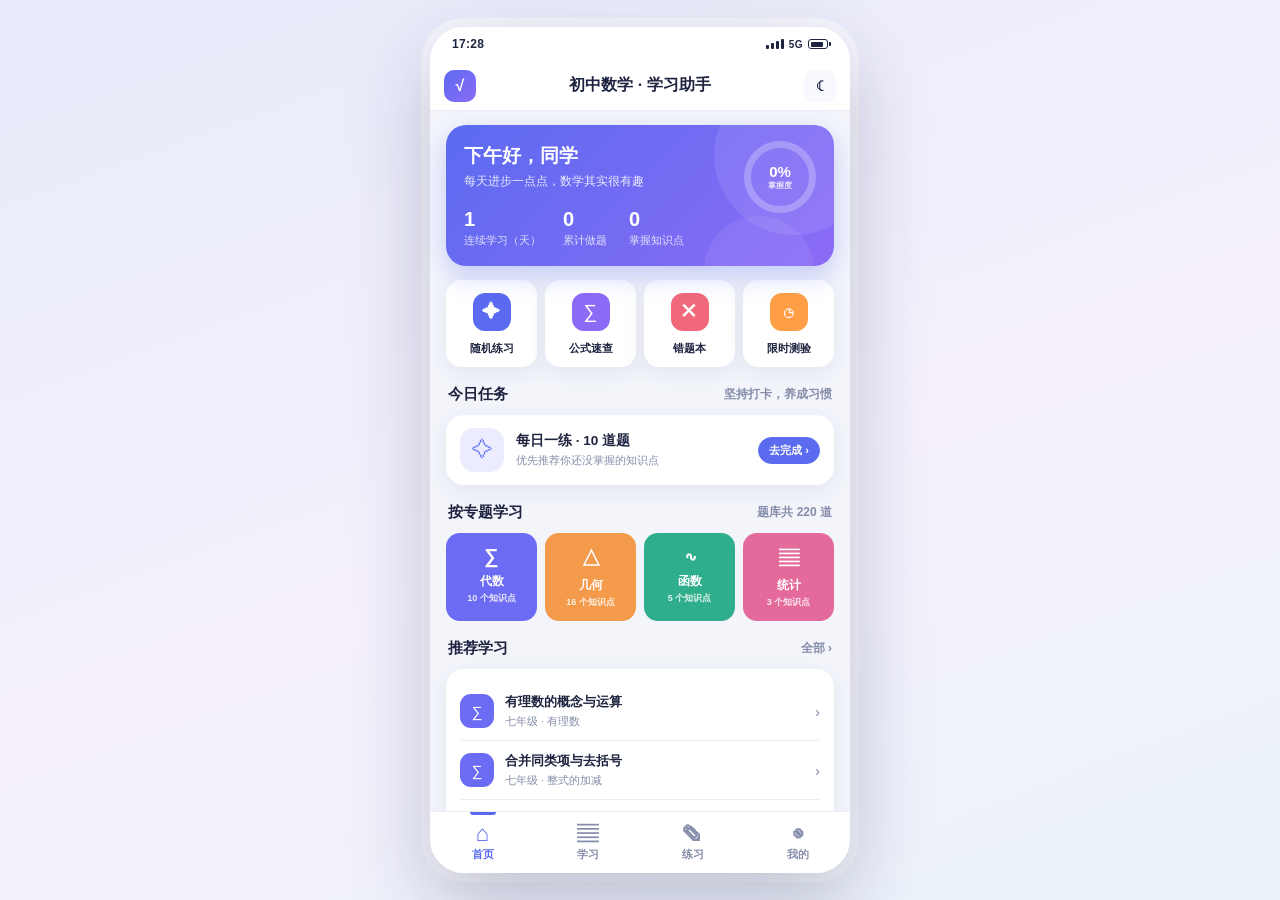
<file: math/index.html>
<!DOCTYPE html>
<html lang="zh-CN">
<head>
<meta charset="UTF-8">
<meta name="viewport" content="width=device-width, initial-scale=1, viewport-fit=cover, maximum-scale=1, user-scalable=no">
<meta name="theme-color" content="#5B6BF0">
<title>初中数学学习小程序</title>
<style>
/* 初中数学学习小程序 —— 界面样式 */
:root {
  --bg: #F3F5FB;
  --card: #FFFFFF;
  --card2: #F8F9FE;
  --text: #1E2440;
  --sub: #858DAA;
  --line: #EAEDF6;
  --primary: #5B6BF0;
  --primary2: #8C6BF6;
  --accent: #FF9E45;
  --ok: #20B183;
  --bad: #F05C63;
  --shadow: 0 6px 22px rgba(38, 50, 110, .08);
  --shadow2: 0 12px 34px rgba(38, 50, 110, .14);
  --grad: linear-gradient(135deg, #5B6BF0 0%, #8C6BF6 100%);
}
body[data-theme='dark'] {
  --bg: #11152A;
  --card: #1C2240;
  --card2: #232A4C;
  --text: #EEF1FF;
  --sub: #8C95B8;
  --line: #2C3357;
  --primary: #7B8AFF;
  --primary2: #A98BFF;
  --accent: #FFB063;
  --ok: #3ACB98;
  --bad: #FF7379;
  --shadow: 0 6px 22px rgba(0, 0, 0, .28);
  --shadow2: 0 12px 34px rgba(0, 0, 0, .4);
  --grad: linear-gradient(135deg, #5468E8 0%, #8B63E8 100%);
}
* { box-sizing: border-box; -webkit-tap-highlight-color: transparent; }
html, body { margin: 0; padding: 0; height: 100%; }
body {
  font-family: -apple-system, BlinkMacSystemFont, 'PingFang SC', 'Microsoft YaHei', 'Helvetica Neue', Arial, sans-serif;
  background: linear-gradient(160deg, #E7EBFA 0%, #F5F0FC 55%, #EAF3FA 100%);
  color: var(--text);
  display: flex; align-items: center; justify-content: center;
  overflow: hidden;
}
body[data-theme='dark'] { background: linear-gradient(160deg, #0B0E1E 0%, #14182F 60%, #101426 100%); }
button { font-family: inherit; cursor: pointer; border: none; background: none; color: inherit; }
input { font-family: inherit; }

/* ---------- 手机外框 ---------- */
.phone {
  position: relative;
  width: 420px; height: min(880px, 94vh);
  background: var(--bg);
  border-radius: 34px;
  box-shadow: 0 30px 80px rgba(30, 36, 80, .26), 0 0 0 9px rgba(255,255,255,.55);
  display: flex; flex-direction: column;
  overflow: hidden;
}
body[data-theme='dark'] .phone { box-shadow: 0 30px 80px rgba(0,0,0,.6), 0 0 0 9px rgba(255,255,255,.07); }
@media (max-width: 520px) {
  body { display: block; }
  .phone { width: 100%; height: 100vh; height: 100dvh; border-radius: 0; box-shadow: none; }
}

/* ---------- 状态栏 ---------- */
.statusbar {
  height: 34px; flex: 0 0 34px; padding: 0 22px;
  display: flex; align-items: center; justify-content: space-between;
  font-size: 12px; font-weight: 700; color: var(--text);
  background: var(--card); letter-spacing: .3px;
}
.statusbar .sb-right { display: flex; align-items: center; gap: 5px; }
.sb-bars { display: flex; align-items: flex-end; gap: 2px; height: 10px; }
.sb-bars i { width: 3px; background: var(--text); border-radius: 1px; display: block; }
.sb-bars i:nth-child(1) { height: 4px; } .sb-bars i:nth-child(2) { height: 6px; }
.sb-bars i:nth-child(3) { height: 8px; } .sb-bars i:nth-child(4) { height: 10px; }
.sb-battery { width: 20px; height: 10px; border: 1.5px solid var(--text); border-radius: 3px; position: relative; }
.sb-battery::after { content:''; position:absolute; right:-4px; top:2px; width:2px; height:4px; background:var(--text); border-radius:0 1px 1px 0; }
.sb-battery i { position: absolute; inset: 1.5px; width: 70%; background: var(--text); border-radius: 1px; }

/* ---------- 导航栏 ---------- */
.navbar {
  flex: 0 0 50px; height: 50px; background: var(--card);
  display: flex; align-items: center; padding: 0 14px;
  border-bottom: 1px solid var(--line); position: relative; z-index: 5;
}
.navbar .nav-title { font-size: 16px; font-weight: 700; flex: 1; text-align: center; }
.navbar .nav-left, .navbar .nav-right { width: 60px; display: flex; align-items: center; }
.navbar .nav-right { justify-content: flex-end; }
.nav-btn {
  width: 32px; height: 32px; border-radius: 10px; display: flex; align-items: center; justify-content: center;
  font-size: 17px; color: var(--text); background: var(--card2); transition: .15s;
}
.nav-btn:active { transform: scale(.9); }
.nav-btn.plain { background: transparent; font-size: 14px; font-weight: 600; color: var(--primary); width: auto; padding: 0 4px; }

/* ---------- 内容区 ---------- */
.scroll { flex: 1; overflow-y: auto; overflow-x: hidden; padding: 14px 16px 30px; scrollbar-width: thin; }
.scroll::-webkit-scrollbar { width: 4px; }
.scroll::-webkit-scrollbar-thumb { background: var(--line); border-radius: 4px; }
.scroll.nopad { padding: 0 0 30px; }
.view { animation: fadeUp .3s ease both; }
@keyframes fadeUp { from { opacity: 0; transform: translateY(10px); } to { opacity: 1; transform: translateY(0); } }

/* ---------- tabBar ---------- */
.tabbar {
  flex: 0 0 62px; height: 62px; background: var(--card);
  border-top: 1px solid var(--line); display: flex; align-items: stretch;
  padding-bottom: env(safe-area-inset-bottom, 0); z-index: 6;
}
.tab {
  flex: 1; display: flex; flex-direction: column; align-items: center; justify-content: center;
  gap: 3px; color: var(--sub); font-size: 10.5px; font-weight: 600; transition: .2s; position: relative;
}
.tab .ti { font-size: 21px; line-height: 22px; height: 22px; display: block; }
.tab.active { color: var(--primary); }
.tab.active .ti { transform: translateY(-1px) scale(1.08); }
.tab.active::before { content:''; position:absolute; top:0; width:26px; height:3px; border-radius:0 0 3px 3px; background:var(--primary); }
.tab:active { opacity: .7; }

/* ---------- 通用组件 ---------- */
.card { background: var(--card); border-radius: 18px; padding: 16px; box-shadow: var(--shadow); margin-bottom: 14px; }
.card.tight { padding: 13px 14px; }
.section-title { font-size: 15px; font-weight: 800; margin: 18px 2px 11px; display: flex; align-items: center; justify-content: space-between; }
.section-title .more { font-size: 12px; color: var(--sub); font-weight: 600; }
.muted { color: var(--sub); }
.tiny { font-size: 11px; }
.mono { font-family: 'SFMono-Regular', Consolas, 'Liberation Mono', monospace; }
.btn {
  display: inline-flex; align-items: center; justify-content: center; gap: 6px;
  height: 44px; padding: 0 18px; border-radius: 13px; font-size: 14px; font-weight: 700;
  background: var(--card2); color: var(--text); transition: .16s;
}
.btn:active { transform: scale(.97); }
.btn-primary { background: var(--grad); color: #fff; box-shadow: 0 6px 16px rgba(91,107,240,.32); }
.btn-ghost { background: var(--card2); color: var(--primary); border: 1px solid var(--line); }
.btn-block { width: 100%; }
.btn-sm { height: 32px; padding: 0 13px; font-size: 12px; border-radius: 10px; }
.btn-lg { height: 48px; font-size: 15px; }
.chip {
  display: inline-flex; align-items: center; gap: 4px; padding: 5px 10px; border-radius: 999px;
  font-size: 11px; font-weight: 700; background: var(--card2); color: var(--sub); border: 1px solid var(--line);
}
.chip.on { background: var(--primary); color: #fff; border-color: var(--primary); }
.chip.ok { background: rgba(32,177,131,.12); color: var(--ok); border-color: transparent; }
.chip.warn { background: rgba(255,158,69,.14); color: #E8892B; border-color: transparent; }
.row { display: flex; align-items: center; gap: 10px; }
.spread { display: flex; align-items: center; justify-content: space-between; }
.divider { height: 1px; background: var(--line); margin: 12px 0; }
.tag-cat { font-size: 10px; padding: 3px 7px; border-radius: 6px; font-weight: 700; color: #fff; }

/* ---------- 首页 ---------- */
.hero {
  background: var(--grad); border-radius: 20px; padding: 18px; color: #fff;
  box-shadow: 0 10px 26px rgba(91,107,240,.3); margin-bottom: 14px; position: relative; overflow: hidden;
}
.hero::after { content:''; position:absolute; right:-40px; top:-50px; width:160px; height:160px; border-radius:50%; background:rgba(255,255,255,.09); }
.hero::before { content:''; position:absolute; right:20px; bottom:-60px; width:110px; height:110px; border-radius:50%; background:rgba(255,255,255,.07); }
.hero h2 { margin: 0 0 4px; font-size: 19px; font-weight: 800; position: relative; z-index: 1; }
.hero p { margin: 0; font-size: 12px; opacity: .85; position: relative; z-index: 1; }
.hero .hero-ring { position: absolute; right: 18px; top: 16px; z-index: 1; }
.hero-stats { display: flex; gap: 22px; margin-top: 18px; position: relative; z-index: 1; }
.hero-stats div b { font-size: 20px; display: block; line-height: 1.1; }
.hero-stats div span { font-size: 10.5px; opacity: .8; }
.ring-wrap { position: relative; width: 72px; height: 72px; }
.ring-wrap svg { transform: rotate(-90deg); }
.ring-wrap .ring-txt { position: absolute; inset: 0; display: flex; flex-direction: column; align-items: center; justify-content: center; font-size: 15px; font-weight: 800; }
.ring-wrap .ring-txt small { font-size: 8px; font-weight: 600; opacity: .8; }

.quick-grid { display: grid; grid-template-columns: repeat(4, 1fr); gap: 8px; margin-bottom: 4px; }
.quick {
  background: var(--card); border-radius: 15px; padding: 13px 4px 11px; text-align: center;
  box-shadow: var(--shadow); transition: .16s;
}
.quick:active { transform: scale(.94); }
.quick .qi { width: 38px; height: 38px; margin: 0 auto 7px; border-radius: 12px; display: flex; align-items: center; justify-content: center; font-size: 19px; color: #fff; }
.quick span { font-size: 10.5px; font-weight: 700; color: var(--text); }

.task-card { display: flex; align-items: center; gap: 12px; }
.task-ic { width: 44px; height: 44px; border-radius: 14px; display: flex; align-items: center; justify-content: center; font-size: 21px; flex: 0 0 44px; }
.task-card b { font-size: 13.5px; display: block; }
.task-card p { margin: 3px 0 0; font-size: 11px; color: var(--sub); }

.kp-mini { display: flex; align-items: center; gap: 11px; padding: 11px 0; border-bottom: 1px solid var(--line); }
.kp-mini:last-child { border-bottom: none; }
.kp-mini .km-ic { width: 34px; height: 34px; border-radius: 11px; flex: 0 0 34px; display: flex; align-items: center; justify-content: center; font-size: 15px; color: #fff; }
.kp-mini .km-body { flex: 1; min-width: 0; }
.kp-mini b { font-size: 13px; display: block; white-space: nowrap; overflow: hidden; text-overflow: ellipsis; }
.kp-mini small { color: var(--sub); font-size: 10.5px; }
.kp-mini .arrow { color: var(--sub); font-size: 15px; }

.cat-grid { display: grid; grid-template-columns: repeat(4, 1fr); gap: 8px; }
.cat-box { border-radius: 14px; padding: 12px 4px; text-align: center; color: #fff; font-size: 12px; font-weight: 700; transition: .16s; }
.cat-box:active { transform: scale(.94); }
.cat-box i { display: block; font-size: 20px; font-style: normal; margin-bottom: 5px; }
.cat-box small { display: block; font-size: 9px; opacity: .85; font-weight: 600; margin-top: 2px; }

/* ---------- 分段控件 / 搜索 ---------- */
.seg { display: flex; background: var(--card2); border-radius: 12px; padding: 3px; gap: 2px; margin-bottom: 12px; }
.seg button { flex: 1; height: 32px; border-radius: 9px; font-size: 12.5px; font-weight: 700; color: var(--sub); transition: .2s; }
.seg button.on { background: var(--card); color: var(--primary); box-shadow: 0 2px 8px rgba(40,50,100,.1); }
.search { display: flex; align-items: center; gap: 8px; background: var(--card); border-radius: 12px; padding: 0 12px; height: 38px; margin-bottom: 12px; box-shadow: var(--shadow); }
.search input { flex: 1; border: none; outline: none; background: transparent; color: var(--text); font-size: 13px; }
.search input::placeholder { color: var(--sub); }
.search .si { color: var(--sub); font-size: 14px; }

/* ---------- 章节 / 知识点列表 ---------- */
.chapter { background: var(--card); border-radius: 16px; margin-bottom: 10px; overflow: hidden; box-shadow: var(--shadow); }
.ch-head { display: flex; align-items: center; gap: 10px; padding: 13px 14px; }
.ch-num { width: 28px; height: 28px; border-radius: 9px; background: var(--card2); display: flex; align-items: center; justify-content: center; font-size: 12px; font-weight: 800; color: var(--primary); flex: 0 0 28px; }
.ch-head b { font-size: 13.5px; flex: 1; }
.ch-head .ch-count { font-size: 10.5px; color: var(--sub); }
.ch-head .ch-arrow { color: var(--sub); font-size: 12px; transition: transform .2s; }
.chapter.open .ch-arrow { transform: rotate(90deg); }
.ch-body { display: none; padding: 0 14px 8px; }
.chapter.open .ch-body { display: block; animation: fadeUp .22s ease both; }
.kp-row { display: flex; align-items: center; gap: 9px; padding: 11px 2px; border-top: 1px solid var(--line); }
.kp-row .dot { width: 7px; height: 7px; border-radius: 50%; background: var(--line); flex: 0 0 7px; }
.kp-row .dot.done { background: var(--ok); box-shadow: 0 0 0 3px rgba(32,177,131,.14); }
.kp-row span { flex: 1; font-size: 12.5px; }
.kp-row .go { color: var(--sub); font-size: 13px; }

/* ---------- 知识点详情 ---------- */
.kp-hero { background: var(--grad); border-radius: 18px; padding: 17px; color: #fff; margin-bottom: 14px; box-shadow: 0 8px 22px rgba(91,107,240,.25); }
.kp-hero .chips { display: flex; gap: 6px; margin-bottom: 10px; }
.kp-hero .chips span { background: rgba(255,255,255,.22); border-radius: 999px; padding: 3px 9px; font-size: 10px; font-weight: 700; }
.kp-hero h2 { margin: 0 0 6px; font-size: 19px; font-weight: 800; }
.kp-hero p { margin: 0; font-size: 12px; line-height: 1.7; opacity: .9; }
.block-title { font-size: 13.5px; font-weight: 800; margin: 0 0 10px; display: flex; align-items: center; gap: 7px; }
.block-title i { width: 4px; height: 14px; border-radius: 2px; background: var(--primary); }
.point { display: flex; gap: 9px; margin-bottom: 9px; font-size: 12.5px; line-height: 1.7; }
.point:last-child { margin-bottom: 0; }
.point .pn { width: 18px; height: 18px; border-radius: 6px; background: var(--card2); color: var(--primary); font-size: 10px; font-weight: 800; display: flex; align-items: center; justify-content: center; flex: 0 0 18px; margin-top: 2px; }
.formula-line { background: var(--card2); border-left: 3px solid var(--primary); border-radius: 0 9px 9px 0; padding: 9px 11px; margin-bottom: 8px; font-size: 12.5px; line-height: 1.6; }
.example-q { font-size: 13px; font-weight: 700; line-height: 1.7; margin-bottom: 10px; }
.step { display: flex; gap: 9px; font-size: 12.5px; line-height: 1.7; margin-bottom: 7px; }
.step .sn { width: 18px; height: 18px; border-radius: 50%; background: var(--primary); color: #fff; font-size: 10px; font-weight: 800; display: flex; align-items: center; justify-content: center; flex: 0 0 18px; margin-top: 2px; }
.answer-box { background: rgba(32,177,131,.1); color: var(--ok); border-radius: 10px; padding: 10px 12px; font-size: 13px; font-weight: 800; margin-top: 10px; }
.action-bar { display: flex; gap: 9px; margin-top: 16px; }
.action-bar .btn { flex: 1; }

/* ---------- 练习 ---------- */
.mode-card { display: flex; align-items: center; gap: 12px; padding: 14px; border-radius: 16px; background: var(--card); box-shadow: var(--shadow); margin-bottom: 10px; transition: .16s; }
.mode-card:active { transform: scale(.98); }
.mode-ic { width: 44px; height: 44px; border-radius: 14px; flex: 0 0 44px; display: flex; align-items: center; justify-content: center; font-size: 20px; color: #fff; }
.mode-card b { font-size: 13.5px; display: block; }
.mode-card p { margin: 3px 0 0; font-size: 11px; color: var(--sub); }
.mode-card .arrow { color: var(--sub); }
.quiz-top { display: flex; align-items: center; justify-content: space-between; margin-bottom: 12px; font-size: 11.5px; color: var(--sub); font-weight: 600; }
.quiz-top b { color: var(--primary); font-size: 13px; }
.progress { height: 6px; background: var(--line); border-radius: 6px; overflow: hidden; margin-bottom: 14px; }
.progress i { display: block; height: 100%; background: var(--grad); border-radius: 6px; transition: width .3s; }
.q-meta { display: flex; align-items: center; gap: 6px; margin-bottom: 10px; }
.q-text { font-size: 15px; font-weight: 700; line-height: 1.75; margin-bottom: 16px; }
.opt {
  display: flex; align-items: center; gap: 11px; width: 100%; text-align: left;
  background: var(--card); border: 1.5px solid var(--line); border-radius: 13px;
  padding: 12px 13px; margin-bottom: 9px; font-size: 13px; line-height: 1.5; transition: .18s;
}
.opt:active { transform: scale(.985); }
.opt .ol { width: 26px; height: 26px; border-radius: 9px; background: var(--card2); display: flex; align-items: center; justify-content: center; font-size: 12px; font-weight: 800; color: var(--sub); flex: 0 0 26px; }
.opt.sel { border-color: var(--primary); background: rgba(91,107,240,.07); }
.opt.sel .ol { background: var(--primary); color: #fff; }
.opt.right { border-color: var(--ok); background: rgba(32,177,131,.1); }
.opt.right .ol { background: var(--ok); color: #fff; }
.opt.wrong { border-color: var(--bad); background: rgba(240,92,99,.1); animation: shake .3s; }
.opt.wrong .ol { background: var(--bad); color: #fff; }
.opt:disabled { cursor: default; }
@keyframes shake { 0%,100%{transform:translateX(0)} 25%{transform:translateX(-4px)} 75%{transform:translateX(4px)} }
.fill-input { width: 100%; height: 46px; border: 1.5px solid var(--line); border-radius: 12px; background: var(--card); padding: 0 13px; font-size: 14px; color: var(--text); outline: none; transition: .18s; }
.fill-input:focus { border-color: var(--primary); }
.fill-input.right { border-color: var(--ok); background: rgba(32,177,131,.08); }
.fill-input.wrong { border-color: var(--bad); background: rgba(240,92,99,.08); }
.feedback { border-radius: 13px; padding: 12px 13px; margin-top: 12px; font-size: 12.5px; line-height: 1.7; animation: fadeUp .25s ease both; }
.feedback.ok { background: rgba(32,177,131,.1); color: var(--ok); }
.feedback.no { background: rgba(240,92,99,.1); color: var(--bad); }
.feedback b { display: block; font-size: 13px; margin-bottom: 4px; }
.feedback .sol { color: var(--text); margin-top: 8px; padding-top: 8px; border-top: 1px dashed var(--line); }
.quiz-foot { margin-top: 16px; }

/* ---------- 结算 ---------- */
.result-head { text-align: center; padding: 22px 0 8px; }
.result-head .big { font-size: 40px; font-weight: 800; color: var(--primary); line-height: 1; }
.result-head .big small { font-size: 15px; color: var(--sub); }
.result-head p { margin: 8px 0 0; font-size: 12.5px; color: var(--sub); }
.result-grid { display: grid; grid-template-columns: repeat(3, 1fr); gap: 8px; margin: 16px 0; }
.result-grid div { background: var(--card2); border-radius: 12px; padding: 12px 4px; text-align: center; }
.result-grid b { display: block; font-size: 18px; color: var(--text); }
.result-grid span { font-size: 10px; color: var(--sub); }
.wrong-review { border-left: 3px solid var(--bad); padding: 9px 11px; background: var(--card2); border-radius: 0 9px 9px 0; margin-bottom: 8px; font-size: 12px; line-height: 1.6; }

/* ---------- 公式 / 错题 ---------- */
.formula-cat { font-size: 12px; font-weight: 800; color: var(--primary); margin: 14px 2px 8px; }
.f-item { background: var(--card); border-radius: 13px; padding: 11px 13px; margin-bottom: 8px; box-shadow: var(--shadow); }
.f-item .fn { font-size: 12.5px; font-weight: 800; margin-bottom: 5px; }
.f-item .fe { font-size: 13px; color: var(--primary); background: var(--card2); border-radius: 8px; padding: 8px 10px; line-height: 1.6; word-break: break-all; }
.f-item .fd { font-size: 10.5px; color: var(--sub); margin-top: 6px; line-height: 1.5; }
.wrong-item { background: var(--card); border-radius: 14px; padding: 13px; margin-bottom: 10px; box-shadow: var(--shadow); }
.wrong-item .wq { font-size: 12.5px; font-weight: 700; line-height: 1.6; }
.wrong-item .wa { font-size: 11.5px; margin-top: 8px; color: var(--ok); }
.wrong-item .ws { font-size: 11.5px; margin-top: 5px; color: var(--sub); line-height: 1.6; }
.empty { text-align: center; padding: 44px 20px; color: var(--sub); }
.empty .ei { font-size: 42px; display: block; margin-bottom: 12px; opacity: .55; }
.empty b { display: block; font-size: 14px; color: var(--text); margin-bottom: 6px; }
.empty p { font-size: 12px; margin: 0 0 16px; }

/* ---------- 我的 ---------- */
.profile-head { background: var(--grad); border-radius: 0 0 24px 24px; padding: 20px 18px 24px; color: #fff; display: flex; align-items: center; gap: 13px; margin: -14px -16px 14px; }
.avatar { width: 54px; height: 54px; border-radius: 18px; background: rgba(255,255,255,.22); display: flex; align-items: center; justify-content: center; font-size: 26px; }
.profile-head b { font-size: 17px; display: block; }
.profile-head span { font-size: 11px; opacity: .85; }
.stat-4 { display: grid; grid-template-columns: repeat(4, 1fr); gap: 6px; }
.stat-4 div { text-align: center; }
.stat-4 b { display: block; font-size: 19px; font-weight: 800; }
.stat-4 span { font-size: 10px; color: var(--sub); }
.chart { display: flex; align-items: flex-end; justify-content: space-between; gap: 8px; height: 96px; margin-top: 10px; }
.chart .bar-col { flex: 1; display: flex; flex-direction: column; align-items: center; gap: 5px; height: 100%; justify-content: flex-end; }
.chart .bar { width: 100%; max-width: 26px; border-radius: 6px 6px 3px 3px; background: var(--grad); min-height: 3px; transition: height .4s; }
.chart .bar.zero { background: var(--line); }
.chart .bl { font-size: 9.5px; color: var(--sub); }
.menu-item { display: flex; align-items: center; gap: 11px; padding: 13px 2px; border-bottom: 1px solid var(--line); }
.menu-item:last-child { border-bottom: none; }
.menu-item .mi { width: 32px; height: 32px; border-radius: 10px; background: var(--card2); display: flex; align-items: center; justify-content: center; font-size: 15px; color: var(--primary); }
.menu-item b { flex: 1; font-size: 13px; font-weight: 600; }
.menu-item .mv { font-size: 11.5px; color: var(--sub); }
.menu-item .arrow { color: var(--sub); font-size: 14px; }
.switch { width: 42px; height: 24px; border-radius: 999px; background: var(--line); position: relative; transition: .2s; }
.switch i { position: absolute; top: 3px; left: 3px; width: 18px; height: 18px; border-radius: 50%; background: #fff; box-shadow: 0 1px 3px rgba(0,0,0,.15); transition: .2s; }
.switch.on { background: var(--primary); }
.switch.on i { left: 21px; }

/* ---------- Toast / Modal ---------- */
.toast {
  position: absolute; left: 50%; bottom: 84px; transform: translate(-50%, 12px);
  background: rgba(28,34,64,.92); color: #fff; padding: 10px 16px; border-radius: 11px;
  font-size: 12.5px; font-weight: 600; z-index: 30; opacity: 0; pointer-events: none; transition: .25s;
  max-width: 82%; text-align: center; box-shadow: var(--shadow2);
}
.toast.show { opacity: 1; transform: translate(-50%, 0); }
.mask { position: absolute; inset: 0; background: rgba(15,20,45,.5); z-index: 40; display: flex; align-items: center; justify-content: center; padding: 30px; animation: fadeUp .2s; }
.modal { background: var(--card); border-radius: 18px; padding: 20px; width: 100%; max-width: 320px; box-shadow: var(--shadow2); }
.modal h3 { margin: 0 0 8px; font-size: 16px; }
.modal p { margin: 0 0 18px; font-size: 12.5px; color: var(--sub); line-height: 1.7; }
.modal .mbtns { display: flex; gap: 9px; }
.modal .mbtns .btn { flex: 1; height: 40px; font-size: 13px; }
.btn-danger { background: rgba(240,92,99,.12); color: var(--bad); }

</style>
</head>
<body data-theme="light">
<div class="phone">
  <div class="statusbar">
    <span id="status-time">08:00</span>
    <div class="sb-right">
      <div class="sb-bars"><i></i><i></i><i></i><i></i></div>
      <span style="font-size:10px;font-weight:700;letter-spacing:.5px">5G</span>
      <div class="sb-battery"><i></i></div>
    </div>
  </div>
  <div class="navbar">
    <div class="nav-left" id="nav-left"></div>
    <div class="nav-title" id="nav-title">初中数学 · 学习助手</div>
    <div class="nav-right" id="nav-right"></div>
  </div>
  <div class="scroll" id="scroll"></div>
  <div class="tabbar">
    <button class="tab active" data-act="tab" data-t="home"><span class="ti">⌂</span>首页</button>
    <button class="tab" data-act="tab" data-t="learn"><span class="ti">▤</span>学习</button>
    <button class="tab" data-act="tab" data-t="practice"><span class="ti">✎</span>练习</button>
    <button class="tab" data-act="tab" data-t="profile"><span class="ti">◉</span>我的</button>
  </div>
  <div class="toast" id="toast"></div>
  <div id="modal-host"></div>
</div>
<script>
/* 初中数学学习小程序 —— 知识库 / 题库 / 公式手册数据 */
window.MATH_DATA = (function () {
  // k: id, g: 年级, c: 章节, t: 标题, cat: 分类, s: 简介, p: 要点, f: 公式定理, e: 例题
  const K = [
    { id:'k01', g:7, c:'有理数', t:'有理数的概念与运算', cat:'代数',
      s:'整数和分数统称有理数，数轴、相反数、绝对值是有理数学习的基础工具。',
      p:['正数、负数表示具有相反意义的量；0 既不是正数也不是负数。','绝对值表示数轴上该数到原点的距离，恒为非负数。','加减乘除与乘方混合运算时，先乘方、再乘除、后加减，有括号先算括号内。'],
      f:['|a| = a (a>0)；|a| = 0 (a=0)；|a| = -a (a<0)','互为相反数的两数之和为 0；互为倒数的两数之积为 1'],
      e:{ q:'计算：(-3) + 5 - (-2) - 2²', st:['先算乘方：2² = 4','去括号：-(-2) = +2','原式 = -3 + 5 + 2 - 4 = 0'], a:'0' } },
    { id:'k02', g:7, c:'整式的加减', t:'合并同类项与去括号', cat:'代数',
      s:'所含字母相同、且相同字母的指数也相同的项叫同类项，整式加减的本质就是合并同类项。',
      p:['同类项只与字母及字母的指数有关，与系数、字母顺序无关。','括号前是「+」号，去括号后各项符号不变；括号前是「-」号，去括号后各项都变号。','合并同类项时系数相加，字母和字母的指数保持不变。'],
      f:['a + (b - c) = a + b - c','a - (b - c) = a - b + c'],
      e:{ q:'化简：3a²b - 2ab² + a²b - ab²', st:['把同类项分组：(3a²b + a²b) + (-2ab² - ab²)','系数相加：4a²b + (-3ab²)'], a:'4a²b - 3ab²' } },
    { id:'k03', g:7, c:'一元一次方程', t:'解法与实际应用', cat:'代数',
      s:'只含一个未知数、未知数次数为 1 的等式叫一元一次方程，解法核心是等式的基本性质。',
      p:['解方程五步：去分母、去括号、移项、合并同类项、系数化为 1。','移项必须变号；去分母时不含分母的项也要乘公倍数。','应用题关键是找等量关系，常见类型有行程、工程、销售利润问题。'],
      f:['等式性质：a = b → a ± c = b ± c；a = b → ac = bc (c≠0)','利润 = 售价 - 进价；利润率 = 利润 ÷ 进价 × 100%'],
      e:{ q:'解方程：2(x - 1) = 3x + 4', st:['去括号：2x - 2 = 3x + 4','移项：2x - 3x = 4 + 2','合并：-x = 6，系数化为 1'], a:'x = -6' } },
    { id:'k04', g:7, c:'几何图形初步', t:'线段、角与余角补角', cat:'几何',
      s:'点、线、面、体构成几何图形，线段与角是最基本的几何对象。',
      p:['两点确定一条直线；两点之间线段最短，线段的长度叫两点间的距离。','若两角之和为 90° 互为余角，之和为 180° 互为补角。','同角（等角）的余角相等，同角（等角）的补角相等。'],
      f:['1° = 60′，1′ = 60″','∠α 的余角 = 90° - ∠α；补角 = 180° - ∠α'],
      e:{ q:'一个角的补角等于它本身的 3 倍，求这个角的度数。', st:['设这个角为 x°，则补角为 180° - x°','依题意：180 - x = 3x','解得 4x = 180，x = 45'], a:'45°' } },
    { id:'k05', g:7, c:'相交线与平行线', t:'平行线的判定与性质', cat:'几何',
      s:'同位角、内错角、同旁内角是判断两直线位置关系的核心角。',
      p:['判定：同位角相等 / 内错角相等 / 同旁内角互补 → 两直线平行。','性质：两直线平行 → 同位角相等、内错角相等、同旁内角互补。','平行于同一直线的两直线互相平行；过直线外一点有且只有一条直线与已知直线平行。'],
      f:['判定与性质互为逆命题：由角的关系推平行，由平行推角的关系','两直线平行，同旁内角之和 = 180°'],
      e:{ q:'两直线平行，一个同旁内角为 70°，求另一个同旁内角。', st:['两直线平行，同旁内角互补','180° - 70° = 110°'], a:'110°' } },
    { id:'k06', g:7, c:'实数', t:'平方根、立方根与无理数', cat:'代数',
      s:'无限不循环小数叫无理数，有理数与无理数统称实数，实数与数轴上的点一一对应。',
      p:['正数有两个互为相反数的平方根，0 的平方根是 0，负数没有平方根。','算术平方根 √a (a≥0) 恒为非负；任意实数都有唯一立方根。','常见无理数：开方开不尽的数、π、有规律但不循环的小数。'],
      f:['(√a)² = a (a≥0)；√(a²) = |a|','³√(-a) = -³√a'],
      e:{ q:'√16 的算术平方根是多少？', st:['先算 √16 = 4','题目求的是 4 的算术平方根','√4 = 2'], a:'2（易错：不是 4）' } },
    { id:'k07', g:7, c:'平面直角坐标系', t:'点的坐标特征', cat:'函数',
      s:'在平面内画两条互相垂直、原点重合的数轴，就建立了平面直角坐标系。',
      p:['第一象限 (+,+)，第二象限 (-,+)，第三象限 (-,-)，第四象限 (+,-)。','关于 x 轴对称：横坐标不变、纵坐标变号；关于 y 轴对称：纵坐标不变、横坐标变号。','关于原点对称：横纵坐标都变号；坐标轴上的点不属于任何象限。'],
      f:['点 P(x, y) 到 x 轴距离 = |y|，到 y 轴距离 = |x|','P(x,y) 关于原点对称点为 (-x, -y)'],
      e:{ q:'点 A(2, -3) 关于 x 轴对称的点坐标是？', st:['关于 x 轴对称，横坐标不变','纵坐标取相反数：-3 → 3'], a:'(2, 3)' } },
    { id:'k08', g:7, c:'二元一次方程组', t:'代入消元与加减消元', cat:'代数',
      s:'含有两个未知数、每个未知数次数都是 1 的方程组，基本思路是「消元」转化为一元一次方程。',
      p:['代入消元法：用一个未知数表示另一个未知数，再代入另一个方程。','加减消元法：把某未知数系数化为相同或相反，两式相减或相加。','实际应用注意检验解是否符合实际意义（如人数、件数为非负整数）。'],
      f:['代入法适合某个系数为 ±1 的方程组','加减法适合同一未知数系数成倍数关系的方程组'],
      e:{ q:'解方程组：x + y = 5，x - y = 1', st:['两式相加消去 y：2x = 6，得 x = 3','代入第一式：3 + y = 5，得 y = 2'], a:'x = 3，y = 2' } },
    { id:'k09', g:7, c:'一元一次不等式', t:'解法与数轴表示', cat:'代数',
      s:'用不等号表示不等关系的式子叫不等式，解法与方程类似，但要特别注意变号规则。',
      p:['不等式两边同乘或同除以一个负数，不等号方向必须改变。','解集在数轴上表示：大于向右，小于向左；含等号画实心点，不含等号画空心圈。','不等式组的解集是各不等式解集的公共部分，口诀：大大取大、小小取小、大小小大中间找。'],
      f:['a > b，c < 0 → ac < bc','大小小大中间找：x > a 且 x < b (a<b) → a < x < b'],
      e:{ q:'解不等式：-2x > 6', st:['两边同除以 -2（负数）','不等号方向改变'], a:'x < -3' } },
    { id:'k10', g:7, c:'数据的收集与整理', t:'频数分布与统计图', cat:'统计',
      s:'收集数据后用统计表和统计图描述，才能直观看出数据的分布规律。',
      p:['频数是落在各组内的数据个数，频率 = 频数 ÷ 数据总数，各组频率之和为 1。','条形图看数量多少，折线图看变化趋势，扇形图看各部分占总体的百分比。','扇形图中某部分圆心角 = 该部分百分比 × 360°。'],
      f:['频率 = 频数 / 总数','圆心角 = 频率 × 360°'],
      e:{ q:'50 个数据中某组频数为 10，求该组频率和扇形图圆心角。', st:['频率 = 10 ÷ 50 = 0.2','圆心角 = 0.2 × 360° = 72°'], a:'频率 0.2，圆心角 72°' } },

    { id:'k11', g:8, c:'三角形', t:'三边关系与内角和', cat:'几何',
      s:'由不在同一直线上的三条线段首尾顺次相接组成的图形叫三角形。',
      p:['任意两边之和大于第三边，任意两边之差小于第三边（判断能否构成三角形）。','三角形内角和等于 180°；一个外角等于与它不相邻的两个内角之和。','三角形具有稳定性；按角分为锐角、直角、钝角三角形。'],
      f:['|a - b| < c < a + b','∠A + ∠B + ∠C = 180°'],
      e:{ q:'三角形两边长为 3 和 7，第三边 x 的取值范围？', st:['两边之差 < 第三边：7 - 3 = 4','两边之和 > 第三边：7 + 3 = 10'], a:'4 < x < 10' } },
    { id:'k12', g:8, c:'全等三角形', t:'全等的判定 SSS/SAS/ASA/AAS/HL', cat:'几何',
      s:'能够完全重合的两个三角形叫全等三角形，对应边、对应角分别相等。',
      p:['一般三角形判定：SSS、SAS、ASA、AAS；直角三角形另有 HL。','SSA（两边及其中一边的对角）和 AAA（三个角）不能判定全等。','证全等时常需先找隐含条件：公共边、公共角、对顶角、平行带来的等角。'],
      f:['HL：斜边和一条直角边对应相等的两个直角三角形全等','全等三角形对应边相等、对应角相等、面积相等'],
      e:{ q:'下列条件中，不能判定两个三角形全等的是？', st:['SSS、SAS、ASA、AAS 均可判定全等','三个角对应相等（AAA）只能判定相似，大小可能不同'], a:'AAA（三个角对应相等）' } },
    { id:'k13', g:8, c:'轴对称与等腰三角形', t:'性质与判定', cat:'几何',
      s:'等腰三角形是轴对称图形，顶角平分线、底边上的中线和高「三线合一」。',
      p:['等边对等角：两底角相等；等角对等边可判定等腰三角形。','三线合一：顶角平分线、底边中线、底边上的高互相重合。','已知等腰三角形边长时，必须用三边关系检验能否构成三角形。'],
      f:['等腰三角形底角 = (180° - 顶角) ÷ 2','等边三角形每个内角 = 60°，有 3 条对称轴'],
      e:{ q:'等腰三角形两边长为 3 和 7，求周长。', st:['若腰为 3：3 + 3 = 6 < 7，不能构成三角形','只能腰为 7、底为 3：7 + 7 > 3 成立','周长 = 7 + 7 + 3 = 17'], a:'17' } },
    { id:'k14', g:8, c:'整式的乘法与因式分解', t:'乘法公式与因式分解', cat:'代数',
      s:'整式乘法与因式分解是互逆变形，乘法公式是化简与分解的核心工具。',
      p:['同底数幂相乘底数不变、指数相加；幂的乘方指数相乘。','平方差与完全平方公式要能正用、逆用、变形用。','因式分解顺序：先提公因式，再套公式，最后检查是否分解彻底。'],
      f:['(a + b)(a - b) = a² - b²','(a ± b)² = a² ± 2ab + b²'],
      e:{ q:'把 x² - 6x + 9 分解因式。', st:['观察：首项 x²，末项 9 = 3²，中间项 -6x = -2 · x · 3','符合完全平方公式 a² - 2ab + b² = (a - b)²'], a:'(x - 3)²' } },
    { id:'k15', g:8, c:'分式', t:'分式运算与分式方程', cat:'代数',
      s:'分母中含有字母的式子叫分式，分式有意义的条件是分母不为零。',
      p:['分式值为 0 的条件：分子为 0 且分母不为 0。','约分、通分的依据是分式的基本性质；异分母相加减要先通分。','解分式方程必须验根：使最简公分母为 0 的根是增根，要舍去。'],
      f:['A/B = (A·M)/(B·M) (M ≠ 0)','a/b ± c/d = (ad ± bc)/bd'],
      e:{ q:'解方程：2/x = 1/(x - 1)', st:['两边同乘 x(x-1)：2(x - 1) = x','2x - 2 = x，解得 x = 2','检验：x = 2 时分母都不为 0，是原方程的解'], a:'x = 2' } },
    { id:'k16', g:8, c:'二次根式', t:'化简与运算', cat:'代数',
      s:'形如 √a (a≥0) 的式子叫二次根式，结果要化为最简二次根式。',
      p:['被开方数不含分母、且不含能开得尽方的因数或因式，才是最简形式。','同类二次根式（化简后被开方数相同）才能合并。','分母有理化常用平方差公式：分子分母同乘分母的有理化因式。'],
      f:['√a · √b = √(ab) (a≥0, b≥0)','√a / √b = √(a/b) (a≥0, b>0)'],
      e:{ q:'化简：√12 × √2', st:['先化简：√12 = √(4×3) = 2√3','√12 × √2 = √24 = √(4×6) = 2√6','或先相乘再化简，结果一致'], a:'2√6' } },
    { id:'k17', g:8, c:'勾股定理', t:'定理及逆定理', cat:'几何',
      s:'直角三角形两直角边的平方和等于斜边的平方，是最经典的几何定理之一。',
      p:['已知两边求第三边时用 a² + b² = c²，注意先判断哪条是斜边。','逆定理：若 a² + b² = c²，则该三角形是直角三角形。','常见勾股数：3,4,5；5,12,13；6,8,10；7,24,25；8,15,17。'],
      f:['a² + b² = c²（c 为斜边）','c = √(a² + b²)；a = √(c² - b²)'],
      e:{ q:'直角三角形斜边 13，一条直角边 5，求另一条直角边。', st:['设另一条直角边为 b','b² = 13² - 5² = 169 - 25 = 144'], a:'b = 12' } },
    { id:'k18', g:8, c:'平行四边形', t:'性质与判定', cat:'几何',
      s:'两组对边分别平行的四边形叫平行四边形，是特殊平行四边形的基础。',
      p:['性质：对边平行且相等、对角相等、邻角互补、对角线互相平分。','判定：两组对边分别平行/相等、一组对边平行且相等、对角线互相平分。','平行四边形是中心对称图形，对称中心是两条对角线的交点。'],
      f:['周长 = 2(a + b)（a、b 为邻边）','邻角互补：∠A + ∠B = 180°'],
      e:{ q:'平行四边形周长为 40，两邻边之比为 3:2，求两边长。', st:['设两邻边为 3t 和 2t','2(3t + 2t) = 40，得 10t = 40，t = 4'], a:'12 和 8' } },
    { id:'k19', g:8, c:'特殊的平行四边形', t:'矩形、菱形、正方形', cat:'几何',
      s:'在平行四边形基础上加一个角或一组邻边的特殊条件，得到矩形、菱形、正方形。',
      p:['矩形：有一个角是直角，四个角都是直角，对角线相等且互相平分。','菱形：一组邻边相等，四边相等，对角线互相垂直平分且平分一组对角。','正方形兼具矩形和菱形的全部性质；菱形面积 = 对角线乘积的一半。'],
      f:['矩形对角线相等；菱形对角线互相垂直','S菱形 = (d₁ × d₂) ÷ 2'],
      e:{ q:'菱形两条对角线长为 6 和 8，求面积。', st:['菱形面积等于两对角线乘积的一半','S = (6 × 8) ÷ 2 = 24'], a:'24' } },
    { id:'k20', g:8, c:'一次函数', t:'图象与性质', cat:'函数',
      s:'形如 y = kx + b (k≠0) 的函数叫一次函数，图象是一条直线。',
      p:['k 决定增减性和倾斜方向：k>0 时 y 随 x 增大而增大；k<0 时减小。','b 是与 y 轴交点的纵坐标，图象过点 (0, b)。','求解析式用待定系数法：代入两点坐标解关于 k、b 的方程组。'],
      f:['y = kx + b，与 y 轴交于 (0, b)，与 x 轴交于 (-b/k, 0)','b = 0 时为正比例函数，图象过原点'],
      e:{ q:'一次函数 y = kx + b 图象过 (0, 2) 和 (1, 5)，求解析式。', st:['把 (0, 2) 代入：b = 2','把 (1, 5) 代入：k + 2 = 5，得 k = 3'], a:'y = 3x + 2' } },
    { id:'k21', g:8, c:'数据的分析', t:'平均数、中位数、众数与方差', cat:'统计',
      s:'用集中趋势和离散程度两类统计量刻画一组数据的整体特征。',
      p:['中位数要先排序；数据个数为偶数时取中间两个数的平均数；众数可能不唯一。','平均数易受极端值影响，中位数和众数不受极端值影响。','方差越小，数据越稳定、波动越小。'],
      f:['平均数 x̄ = (x₁ + x₂ + … + xₙ) / n','方差 s² = [(x₁-x̄)² + … + (xₙ-x̄)²] / n'],
      e:{ q:'求数据 2, 3, 3, 5, 7 的平均数、中位数和众数。', st:['平均数 = (2+3+3+5+7) ÷ 5 = 20 ÷ 5 = 4','已排序，中间第 3 个数是 3，中位数 = 3','3 出现 2 次最多，众数 = 3'], a:'平均数 4，中位数 3，众数 3' } },
    { id:'k22', g:8, c:'多边形及其内角和', t:'内角和与外角和', cat:'几何',
      s:'n 边形内角和随边数变化，外角和恒为 360°。',
      p:['从 n 边形一个顶点出发可引 (n-3) 条对角线，把多边形分成 (n-2) 个三角形。','任意多边形的外角和都等于 360°，与边数无关。','正 n 边形每个外角 = 360°/n，每个内角 = (n-2)×180°/n。'],
      f:['n 边形内角和 = (n - 2) × 180°','外角和 = 360°'],
      e:{ q:'求八边形的内角和。', st:['代入公式 (n - 2) × 180°','n = 8：(8 - 2) × 180° = 6 × 180°'], a:'1080°' } },

    { id:'k23', g:9, c:'一元二次方程', t:'解法、判别式与根与系数关系', cat:'代数',
      s:'只含一个未知数且未知数最高次数为 2 的整式方程，常用四种解法。',
      p:['解法：直接开平方法、配方法、公式法、因式分解法，优先试因式分解。','判别式 Δ = b² - 4ac：Δ>0 两不等实根，Δ=0 两相等实根，Δ<0 无实根。','韦达定理：x₁ + x₂ = -b/a，x₁ · x₂ = c/a。'],
      f:['求根公式 x = [-b ± √(b² - 4ac)] / (2a)','Δ = b² - 4ac'],
      e:{ q:'解方程 x² - 5x + 6 = 0', st:['因式分解：(x - 2)(x - 3) = 0','由 x - 2 = 0 或 x - 3 = 0'], a:'x₁ = 2，x₂ = 3' } },
    { id:'k24', g:9, c:'旋转与中心对称', t:'旋转的性质', cat:'几何',
      s:'把一个图形绕某点转动一个角度的变换叫旋转，旋转 180° 即中心对称。',
      p:['旋转前后图形全等，对应点到旋转中心的距离相等，对应点与中心连线夹角等于旋转角。','中心对称图形：绕某点旋转 180° 后与自身重合，如平行四边形、圆。','关于原点对称的点坐标横纵坐标都变号。'],
      f:['点 (x, y) 关于原点对称点为 (-x, -y)','旋转三要素：旋转中心、旋转方向、旋转角'],
      e:{ q:'点 P(2, -3) 关于原点对称的点坐标是？', st:['关于原点对称，横、纵坐标都取相反数','2 → -2，-3 → 3'], a:'(-2, 3)' } },
    { id:'k25', g:9, c:'圆', t:'垂径定理与圆周角', cat:'几何',
      s:'圆是到定点距离等于定长的点的集合，垂直于弦的直径平分这条弦。',
      p:['垂径定理：垂直于弦的直径平分弦，并且平分弦所对的两条弧。','同弧所对圆周角等于圆心角的一半；直径所对的圆周角是直角。','半径 r、弦长 a、弦心距 d 满足 r² = d² + (a/2)²。'],
      f:['圆周角 = 同弧圆心角 ÷ 2','r² = d² + (a/2)²'],
      e:{ q:'圆半径为 5，一条弦长为 8，求弦心距。', st:['半弦长 = 8 ÷ 2 = 4','由勾股定理：d = √(5² - 4²) = √(25 - 16) = √9'], a:'3' } },
    { id:'k26', g:9, c:'直线与圆', t:'位置关系与切线', cat:'几何',
      s:'设圆心到直线距离为 d、半径为 r，比较 d 与 r 即可判定位置关系。',
      p:['d > r 相离（0 个交点），d = r 相切（1 个），d < r 相交（2 个）。','切线性质：圆的切线垂直于过切点的半径。','切线判定：经过半径外端且垂直于这条半径的直线是圆的切线。'],
      f:['d = r ⟺ 相切；d < r ⟺ 相交；d > r ⟺ 相离','切线长定理：从圆外一点引的两条切线长相等'],
      e:{ q:'圆的半径为 5，圆心到直线 l 的距离为 5，判断位置关系。', st:['比较 d 与 r：d = 5，r = 5','d = r'], a:'直线与圆相切' } },
    { id:'k27', g:9, c:'概率初步', t:'列举法求概率', cat:'统计',
      s:'刻画随机事件发生可能性大小的数值叫概率，必然事件概率为 1，不可能事件为 0。',
      p:['P(A) = 事件 A 包含的结果数 ÷ 所有等可能结果总数，且 0 ≤ P(A) ≤ 1。','用列表法或树状图法列举两步及以上试验的所有结果，做到不重不漏。','注意区分「有放回」与「无放回」，两者结果总数不同。'],
      f:['P(A) = m / n（n 为等可能结果总数）','P(A) + P(A 不发生) = 1'],
      e:{ q:'袋中有 3 个红球、2 个白球（除颜色外相同），任取 1 球，求取到红球的概率。', st:['所有等可能结果数 n = 3 + 2 = 5','取到红球的结果数 m = 3'], a:'3/5' } },
    { id:'k28', g:9, c:'反比例函数', t:'图象与性质', cat:'函数',
      s:'形如 y = k/x (k≠0) 的函数叫反比例函数，图象是双曲线。',
      p:['k>0 时图象在第一、三象限，每个象限内 y 随 x 增大而减小。','k<0 时图象在第二、四象限，每个象限内 y 随 x 增大而增大。','k 的几何意义：图象上一点向两坐标轴作垂线，所得矩形面积 = |k|。'],
      f:['y = k/x 等价于 xy = k (k ≠ 0)','S矩形 = |x · y| = |k|'],
      e:{ q:'反比例函数 y = k/x 图象过点 (1, -2)，求 k 并说明所在象限。', st:['代入得 -2 = k / 1，所以 k = -2','k < 0，图象位于第二、四象限'], a:'k = -2，图象在第二、四象限' } },
    { id:'k29', g:9, c:'二次函数', t:'图象与性质', cat:'函数',
      s:'形如 y = ax² + bx + c (a≠0) 的函数，图象是一条抛物线。',
      p:['a>0 开口向上有最小值，a<0 开口向下有最大值；|a| 越大开口越小。','顶点式 y = a(x - h)² + k，顶点 (h, k)，对称轴 x = h。','一般式顶点横坐标 x = -b/(2a)，配方后可得顶点式。'],
      f:['对称轴 x = -b/(2a)；顶点 (-b/(2a), (4ac - b²)/(4a))','顶点式 y = a(x - h)² + k'],
      e:{ q:'求抛物线 y = x² - 2x + 3 的顶点坐标。', st:['配方：y = (x² - 2x + 1) + 2','y = (x - 1)² + 2'], a:'顶点 (1, 2)' } },
    { id:'k30', g:9, c:'二次函数与方程', t:'交点、最值与实际应用', cat:'函数',
      s:'抛物线与 x 轴交点的横坐标就是对应一元二次方程的根。',
      p:['令 y = 0 解 ax² + bx + c = 0，Δ>0 有两个交点，Δ=0 有一个，Δ<0 无交点。','实际问题求最值要先求顶点，再检验自变量取值范围是否包含顶点横坐标。','交点式 y = a(x - x₁)(x - x₂)，x₁、x₂ 为与 x 轴交点横坐标。'],
      f:['与 x 轴交点横坐标 = ax² + bx + c = 0 的根','a>0 时 x = -b/(2a) 处取最小值'],
      e:{ q:'求抛物线 y = x² - 2x - 3 与 x 轴的交点。', st:['令 y = 0：x² - 2x - 3 = 0','因式分解：(x - 3)(x + 1) = 0','得 x = 3 或 x = -1'], a:'(3, 0) 和 (-1, 0)' } },
    { id:'k31', g:9, c:'相似三角形', t:'判定与性质', cat:'几何',
      s:'对应角相等、对应边成比例的两个三角形叫相似三角形。',
      p:['判定：两角对应相等、两边成比例且夹角相等、三边成比例；平行于三角形一边的直线截得的小三角形与原三角形相似。','性质：对应角相等、对应边成比例，周长比 = 相似比，面积比 = 相似比的平方。','相似与全等的区别：全等要求相似比为 1。'],
      f:['相似比 k → 周长比 = k，面积比 = k²','相似三角形对应高的比 = 相似比'],
      e:{ q:'两个相似三角形相似比为 2:3，求它们的面积比。', st:['面积比等于相似比的平方','(2/3)² = 4/9'], a:'4 : 9' } },
    { id:'k32', g:9, c:'锐角三角函数', t:'正弦、余弦、正切', cat:'几何',
      s:'在直角三角形中，锐角的三角函数把「角」与「边」联系起来。',
      p:['sinA = 对边/斜边，cosA = 邻边/斜边，tanA = 对边/邻边。','三角函数值只与角的大小有关，与三角形大小无关。','特殊角要记牢：30°、45°、60° 的三角函数值。'],
      f:['sin30° = 1/2，cos60° = 1/2，tan45° = 1','sin²A + cos²A = 1；tanA = sinA / cosA'],
      e:{ q:'直角三角形中 ∠A 的对边为 3、邻边为 4、斜边为 5，求 sinA 和 tanA。', st:['sinA = 对边 ÷ 斜边 = 3/5','tanA = 对边 ÷ 邻边 = 3/4'], a:'sinA = 3/5，tanA = 3/4' } },
    { id:'k33', g:9, c:'解直角三角形', t:'实际应用', cat:'几何',
      s:'利用三角函数由已知边角求未知边角，常用于测高、坡度、航海等问题。',
      p:['仰角、俯角都是视线与水平线的夹角；坡度 i = 铅直高度 / 水平宽度 = tanα。','解题先画示意图，把实际问题转化为直角三角形。','结果按要求保留小数位数，注意单位统一。'],
      f:['坡度 i = h / l = tanα','对边 = 邻边 × tanα；斜边 = 邻边 ÷ cosα'],
      e:{ q:'在距旗杆 30 m 处测得杆顶仰角为 30°，求旗杆高度（忽略测量仪高度）。', st:['设旗杆高 h，tan30° = h / 30','h = 30 × tan30° = 30 × (√3/3) = 10√3'], a:'10√3 m ≈ 17.3 m' } },
    { id:'k34', g:9, c:'投影与视图', t:'三视图与展开图', cat:'几何',
      s:'从正面、左面、上面三个方向看物体得到的平面图形叫三视图。',
      p:['主视图反映长和高，左视图反映宽和高，俯视图反映长和宽。','口诀：长对正、高平齐、宽相等。','平行投影（太阳光线）与中心投影（灯光）的区别：同一时刻物高与影长成比例。'],
      f:['长对正、高平齐、宽相等','同一时刻平行投影：物高₁/影长₁ = 物高₂/影长₂'],
      e:{ q:'一个几何体的主视图、左视图、俯视图都是圆，这个几何体是？', st:['三个方向看都是圆，说明各方向截面轮廓都是圆','只有球满足条件'], a:'球' } }
  ];

  // 题库：id, k=知识点id, ty=c(选择)/f(填空), q=题干, o=选项, a=答案(选择为索引/填空为标准答案), acc=可接受写法, sol=解析, lv=难度
  const Q = [
    { id:'q001', k:'k01', ty:'c', lv:1, q:'下列各数中，属于负分数的是（ ）', o:['-3','0','-1/2','2.5'], a:2, sol:'-3 是负整数，0 既不正也不负，2.5 是正分数，-1/2 是负分数。' },
    { id:'q002', k:'k01', ty:'f', lv:2, q:'计算：(-3) + 5 - (-2) = ____', a:'4', acc:['4'], sol:'-3 + 5 = 2，减去 -2 等于加 2，所以 2 + 2 = 4。' },
    { id:'q003', k:'k01', ty:'c', lv:2, q:'|-3| + (-2)² 的值是（ ）', o:['1','7','-1','5'], a:1, sol:'|-3| = 3，(-2)² = 4，3 + 4 = 7。注意 (-2)² = 4 而 -2² = -4。' },
    { id:'q004', k:'k02', ty:'c', lv:1, q:'下列各组项中，属于同类项的是（ ）', o:['3a²b 与 3ab²','2x²y 与 -5x²y','4m 与 4mn','7 与 7x'], a:1, sol:'同类项要求所含字母相同且相同字母的指数也相同，2x²y 与 -5x²y 满足。' },
    { id:'q005', k:'k02', ty:'f', lv:2, q:'若 3xᵐy² 与 -2x³yⁿ 是同类项，则 m + n = ____', a:'5', acc:['5'], sol:'同类项对应字母指数相同，所以 m = 3，n = 2，m + n = 5。' },
    { id:'q006', k:'k03', ty:'c', lv:1, q:'方程 2(x - 1) = 3x + 4 的解是（ ）', o:['x = 6','x = -6','x = 2','x = -2'], a:1, sol:'2x - 2 = 3x + 4 → 2x - 3x = 4 + 2 → -x = 6 → x = -6。' },
    { id:'q007', k:'k03', ty:'f', lv:2, q:'某商品打八折后售价 160 元，设原价为 x 元，则原价是 ____ 元', a:'200', acc:['200','200元'], sol:'0.8x = 160，解得 x = 200。' },
    { id:'q008', k:'k04', ty:'c', lv:1, q:'一个角等于 35°，则它的余角是（ ）', o:['45°','55°','65°','145°'], a:1, sol:'余角 = 90° - 35° = 55°；补角才是 145°。' },
    { id:'q009', k:'k04', ty:'f', lv:2, q:'一个角的补角比它本身大 60°，这个角是 ____ 度', a:'60', acc:['60','60°'], sol:'设角为 x，则 180 - x = x + 60 → 2x = 120 → x = 60。' },
    { id:'q010', k:'k05', ty:'c', lv:1, q:'两直线平行，若一个同旁内角为 68°，则另一个同旁内角为（ ）', o:['68°','22°','112°','180°'], a:2, sol:'两直线平行，同旁内角互补：180° - 68° = 112°。' },
    { id:'q011', k:'k05', ty:'c', lv:2, q:'下列说法中，能判定两直线平行的是（ ）', o:['同位角互补','内错角相等','同旁内角相等','对顶角相等'], a:1, sol:'判定定理：同位角相等、内错角相等、同旁内角互补，两直线平行。' },
    { id:'q012', k:'k06', ty:'c', lv:2, q:'√16 的算术平方根是（ ）', o:['4','±4','2','±2'], a:2, sol:'√16 = 4，4 的算术平方根是 2。注意题目问的是「√16 的」算术平方根。' },
    { id:'q013', k:'k06', ty:'c', lv:1, q:'估算 √10 的值在（ ）', o:['1 与 2 之间','2 与 3 之间','3 与 4 之间','4 与 5 之间'], a:2, sol:'3² = 9 < 10 < 16 = 4²，所以 3 < √10 < 4。' },
    { id:'q014', k:'k07', ty:'c', lv:1, q:'点 P(-3, 2) 在（ ）', o:['第一象限','第二象限','第三象限','第四象限'], a:1, sol:'横坐标为负、纵坐标为正，在第二象限。' },
    { id:'q015', k:'k07', ty:'c', lv:2, q:'点 A(2, -3) 关于 y 轴对称的点是（ ）', o:['(-2, -3)','(2, 3)','(-2, 3)','(3, -2)'], a:0, sol:'关于 y 轴对称：纵坐标不变，横坐标变号，得 (-2, -3)。' },
    { id:'q016', k:'k08', ty:'c', lv:1, q:'方程组 x + y = 5，x - y = 1 的解是（ ）', o:['x=2, y=3','x=3, y=2','x=4, y=1','x=1, y=4'], a:1, sol:'两式相加得 2x = 6，x = 3，代入得 y = 2。' },
    { id:'q017', k:'k08', ty:'f', lv:2, q:'若 2x + y = 7 且 x - y = 2，则 x = ____', a:'3', acc:['3','x=3'], sol:'两式相加消去 y：3x = 9，x = 3。' },
    { id:'q018', k:'k09', ty:'c', lv:2, q:'不等式 -2x > 6 的解集是（ ）', o:['x > -3','x < -3','x > 3','x < 3'], a:1, sol:'两边同除以负数 -2，不等号方向改变，得 x < -3。' },
    { id:'q019', k:'k09', ty:'c', lv:1, q:'不等式组 x > 1 且 x ≤ 3 的解集是（ ）', o:['x > 1','x ≤ 3','1 < x ≤ 3','无解'], a:2, sol:'取两个解集的公共部分：1 < x ≤ 3。' },
    { id:'q020', k:'k10', ty:'f', lv:1, q:'50 个数据中某组频数为 10，该组频率是 ____', a:'0.2', acc:['0.2','1/5','20%'], sol:'频率 = 频数 ÷ 总数 = 10 ÷ 50 = 0.2。' },
    { id:'q021', k:'k10', ty:'c', lv:2, q:'扇形统计图中某部分占 25%，其圆心角为（ ）', o:['25°','45°','90°','180°'], a:2, sol:'360° × 25% = 90°。' },

    { id:'q022', k:'k11', ty:'c', lv:2, q:'下列长度的三条线段能组成三角形的是（ ）', o:['1, 2, 3','3, 4, 8','5, 6, 10','2, 2, 5'], a:2, sol:'需满足两小边之和大于最大边：5 + 6 = 11 > 10 成立；其余都不成立。' },
    { id:'q023', k:'k11', ty:'f', lv:2, q:'三角形三个内角之比为 1:2:3，最大角是 ____ 度', a:'90', acc:['90','90°'], sol:'总份数 6，每份 180° ÷ 6 = 30°，最大角 3 × 30° = 90°，是直角三角形。' },
    { id:'q024', k:'k12', ty:'c', lv:1, q:'下列条件不能判定两个三角形全等的是（ ）', o:['SSS','SAS','AAA','ASA'], a:2, sol:'AAA 只能判定相似，不能确定大小，故不能判定全等；SSA 同样不能。' },
    { id:'q025', k:'k12', ty:'c', lv:2, q:'判定两个直角三角形全等特有的方法是（ ）', o:['SSS','SAS','HL','AAS'], a:2, sol:'HL（斜边、直角边）是直角三角形特有的全等判定方法。' },
    { id:'q026', k:'k13', ty:'f', lv:1, q:'等腰三角形顶角为 80°，一个底角是 ____ 度', a:'50', acc:['50','50°'], sol:'(180° - 80°) ÷ 2 = 50°。' },
    { id:'q027', k:'k13', ty:'c', lv:2, q:'等腰三角形两边长为 3 和 7，则周长为（ ）', o:['13','17','13 或 17','无法确定'], a:1, sol:'若腰为 3，则 3+3=6<7 不能构成三角形；只能腰 7 底 3，周长 17。' },
    { id:'q028', k:'k14', ty:'c', lv:1, q:'计算 (x + 3)(x - 2) 的结果是（ ）', o:['x² + x - 6','x² - x - 6','x² + 5x - 6','x² - 6'], a:0, sol:'x² - 2x + 3x - 6 = x² + x - 6。' },
    { id:'q029', k:'k14', ty:'c', lv:2, q:'把 x² - 9 分解因式，结果是（ ）', o:['(x - 3)²','(x + 3)(x - 3)','(x + 9)(x - 1)','x(x - 9)'], a:1, sol:'平方差公式 a² - b² = (a+b)(a-b)，此处 b = 3。' },
    { id:'q030', k:'k15', ty:'c', lv:1, q:'分式 (x - 1)/(x + 2) 有意义，则 x 满足（ ）', o:['x ≠ 1','x ≠ -2','x ≠ 0','x 为任意实数'], a:1, sol:'分母不为零：x + 2 ≠ 0，即 x ≠ -2。' },
    { id:'q031', k:'k15', ty:'c', lv:2, q:'解分式方程 2/x = 1/(x-1) 的结果是（ ）', o:['x = 1','x = 2','x = 0','无解'], a:1, sol:'同乘 x(x-1) 得 2x - 2 = x，x = 2；检验分母不为 0，是原方程的解。解分式方程务必验根。' },
    { id:'q032', k:'k16', ty:'c', lv:1, q:'化简 √12 的结果是（ ）', o:['2√3','3√2','4√3','6'], a:0, sol:'√12 = √(4×3) = 2√3。' },
    { id:'q033', k:'k16', ty:'f', lv:2, q:'计算：√8 × √2 = ____', a:'4', acc:['4'], sol:'√8 × √2 = √16 = 4。' },
    { id:'q034', k:'k17', ty:'f', lv:1, q:'直角三角形两直角边为 3 和 4，斜边长为 ____', a:'5', acc:['5'], sol:'√(3² + 4²) = √25 = 5。' },
    { id:'q035', k:'k17', ty:'c', lv:2, q:'下列各组数作为三角形三边，能构成直角三角形的是（ ）', o:['2, 3, 4','5, 12, 13','4, 5, 6','7, 8, 9'], a:1, sol:'5² + 12² = 25 + 144 = 169 = 13²，满足勾股定理逆定理。' },
    { id:'q036', k:'k18', ty:'c', lv:1, q:'平行四边形中，∠A : ∠B = 2 : 3，则 ∠A =（ ）', o:['36°','72°','108°','60°'], a:1, sol:'邻角互补：2t + 3t = 180°，t = 36°，∠A = 2 × 36° = 72°。' },
    { id:'q037', k:'k18', ty:'c', lv:2, q:'下列不属于平行四边形判定条件的是（ ）', o:['两组对边分别相等','一组对边平行且相等','对角线互相平分','对角线相等'], a:3, sol:'对角线相等是矩形的性质，不能作为平行四边形的判定条件。' },
    { id:'q038', k:'k19', ty:'f', lv:2, q:'菱形两条对角线长为 6 和 8，面积是 ____', a:'24', acc:['24'], sol:'S = (6 × 8) ÷ 2 = 24。' },
    { id:'q039', k:'k19', ty:'c', lv:1, q:'下列说法正确的是（ ）', o:['矩形对角线互相垂直','菱形对角线相等','正方形四条边相等','菱形四个角都是直角'], a:2, sol:'正方形兼具矩形与菱形性质，四边相等；矩形对角线相等但不一定垂直，菱形对角线垂直但不一定相等。' },
    { id:'q040', k:'k20', ty:'c', lv:1, q:'一次函数 y = -2x + 3 的图象与 y 轴交于（ ）', o:['(0, 3)','(0, -2)','(3, 0)','(-2, 0)'], a:0, sol:'令 x = 0，y = 3，交点为 (0, 3)。k = -2 < 0，y 随 x 增大而减小。' },
    { id:'q041', k:'k20', ty:'c', lv:2, q:'一次函数 y = kx + b 过 (0, 2) 与 (1, 5)，则解析式为（ ）', o:['y = 2x + 3','y = 3x + 2','y = 5x','y = -3x + 2'], a:1, sol:'b = 2；k + 2 = 5 得 k = 3，所以 y = 3x + 2。' },
    { id:'q042', k:'k21', ty:'c', lv:1, q:'数据 2, 3, 3, 5, 7 的众数和中位数分别是（ ）', o:['3 和 3','3 和 4','4 和 3','3 和 5'], a:0, sol:'3 出现 2 次最多，众数为 3；排序后第 3 个数为 3，中位数为 3；平均数为 4。' },
    { id:'q043', k:'k21', ty:'f', lv:2, q:'数据 1, 2, 3, 4, 5 的方差是 ____', a:'2', acc:['2'], sol:'平均数为 3，偏差平方和 = 4+1+0+1+4 = 10，方差 = 10 ÷ 5 = 2。' },
    { id:'q044', k:'k22', ty:'f', lv:1, q:'八边形的内角和是 ____ 度', a:'1080', acc:['1080','1080°'], sol:'(8 - 2) × 180° = 1080°。' },
    { id:'q045', k:'k22', ty:'c', lv:2, q:'正十边形的每个外角是（ ）', o:['18°','36°','72°','144°'], a:1, sol:'任意多边形外角和为 360°，360° ÷ 10 = 36°。' },

    { id:'q046', k:'k23', ty:'c', lv:1, q:'方程 x² - 5x + 6 = 0 的两根是（ ）', o:['2 和 3','-2 和 -3','1 和 6','-1 和 -6'], a:0, sol:'(x-2)(x-3) = 0，得 x₁ = 2，x₂ = 3。' },
    { id:'q047', k:'k23', ty:'c', lv:2, q:'方程 x² - 4x + 4 = 0 的根的情况是（ ）', o:['两个不相等实根','两个相等实根','没有实数根','无法确定'], a:1, sol:'Δ = (-4)² - 4×1×4 = 16 - 16 = 0，有两个相等的实根 x₁ = x₂ = 2。' },
    { id:'q048', k:'k23', ty:'f', lv:2, q:'方程 x² + 2x - 3 = 0 的两根之和是 ____', a:'-2', acc:['-2'], sol:'韦达定理 x₁ + x₂ = -b/a = -2/1 = -2（两根之积为 -3）。' },
    { id:'q049', k:'k24', ty:'c', lv:1, q:'点 (2, -3) 关于原点对称的点是（ ）', o:['(-2, 3)','(2, 3)','(-2, -3)','(3, -2)'], a:0, sol:'关于原点对称，横纵坐标都变号，得 (-2, 3)。' },
    { id:'q050', k:'k24', ty:'c', lv:2, q:'下列图形中，是中心对称图形但不是轴对称图形的是（ ）', o:['等边三角形','平行四边形','矩形','圆'], a:1, sol:'平行四边形绕对角线交点旋转 180° 与自身重合（中心对称），但一般没有对称轴。' },
    { id:'q051', k:'k25', ty:'c', lv:2, q:'一条弧所对的圆周角为 40°，则它所对的圆心角为（ ）', o:['20°','40°','80°','140°'], a:2, sol:'同弧所对圆周角等于圆心角的一半，圆心角 = 2 × 40° = 80°。' },
    { id:'q052', k:'k25', ty:'f', lv:2, q:'圆半径为 5，一条弦长为 8，则弦心距是 ____', a:'3', acc:['3'], sol:'半弦长 4，d = √(5² - 4²) = √9 = 3。' },
    { id:'q053', k:'k26', ty:'c', lv:1, q:'圆半径为 5，圆心到直线 l 的距离为 5，则 l 与圆（ ）', o:['相离','相切','相交','无法确定'], a:1, sol:'d = r 时相切，只有一个公共点。' },
    { id:'q054', k:'k26', ty:'c', lv:2, q:'圆的切线与过切点的半径的位置关系是（ ）', o:['平行','垂直','成 45°','重合'], a:1, sol:'切线的性质定理：圆的切线垂直于过切点的半径。' },
    { id:'q055', k:'k27', ty:'c', lv:1, q:'掷一枚均匀骰子，点数为偶数的概率是（ ）', o:['1/6','1/3','1/2','2/3'], a:2, sol:'6 个等可能结果中偶数有 2、4、6 共 3 个，P = 3/6 = 1/2。' },
    { id:'q056', k:'k27', ty:'c', lv:2, q:'同时抛掷两枚均匀硬币，两枚都是正面朝上的概率是（ ）', o:['1/4','1/3','1/2','3/4'], a:0, sol:'所有结果：正正、正反、反正、反反共 4 种，正正只有 1 种，P = 1/4。' },
    { id:'q057', k:'k28', ty:'c', lv:1, q:'反比例函数 y = 6/x 的图象经过点（ ）', o:['(2, 3)','(2, -3)','(1, 3)','(3, 3)'], a:0, sol:'需满足 xy = 6，2 × 3 = 6 成立。' },
    { id:'q058', k:'k28', ty:'c', lv:2, q:'反比例函数 y = k/x 中 k < 0，图象位于（ ）', o:['第一、三象限','第二、四象限','第一、二象限','第三、四象限'], a:1, sol:'k < 0 时 xy < 0，x 与 y 异号，图象在第二、四象限。' },
    { id:'q059', k:'k29', ty:'c', lv:2, q:'抛物线 y = x² - 2x + 3 的顶点坐标是（ ）', o:['(1, 2)','(-1, 2)','(1, 3)','(2, 3)'], a:0, sol:'配方 y = (x - 1)² + 2，顶点 (1, 2)，对称轴 x = 1。' },
    { id:'q060', k:'k29', ty:'c', lv:1, q:'抛物线 y = -2(x - 1)² + 3 的开口方向和最值是（ ）', o:['向上，最小值 3','向下，最大值 3','向上，最小值 -2','向下，最大值 1'], a:1, sol:'a = -2 < 0 开口向下，顶点 (1, 3) 处取最大值 3。' },
    { id:'q061', k:'k30', ty:'c', lv:2, q:'抛物线 y = x² - 2x - 3 与 x 轴的交点个数是（ ）', o:['0 个','1 个','2 个','3 个'], a:2, sol:'令 y = 0 得 x² - 2x - 3 = 0，Δ = 4 + 12 = 16 > 0，有两个交点 (3,0) 与 (-1,0)。' },
    { id:'q062', k:'k30', ty:'f', lv:2, q:'抛物线 y = x² - 4x + 1 的对称轴是直线 x = ____', a:'2', acc:['2','x=2'], sol:'对称轴 x = -b/(2a) = 4/2 = 2；也可配方 y = (x - 2)² - 3。' },
    { id:'q063', k:'k31', ty:'c', lv:2, q:'两个相似三角形的相似比为 2:3，则面积比为（ ）', o:['2:3','3:2','4:9','√2:√3'], a:2, sol:'面积比等于相似比的平方：(2/3)² = 4/9。周长比才等于相似比。' },
    { id:'q064', k:'k31', ty:'c', lv:1, q:'下列条件能判定两个三角形相似的是（ ）', o:['三组边对应相等','两角对应相等','一组边对应相等','一组角相等'], a:1, sol:'两角对应相等（AA）可判定相似；三组边对应相等是全等（相似比为 1）。' },
    { id:'q065', k:'k32', ty:'c', lv:1, q:'在直角三角形中，∠A 对边 3、斜边 5，则 sinA =（ ）', o:['3/4','3/5','4/5','4/3'], a:1, sol:'sinA = 对边/斜边 = 3/5；cosA = 4/5，tanA = 3/4。' },
    { id:'q066', k:'k32', ty:'c', lv:2, q:'tan45° 的值是（ ）', o:['1/2','√2/2','1','√3'], a:2, sol:'等腰直角三角形两直角边相等，tan45° = 1；sin30° = 1/2，cos60° = 1/2。' },
    { id:'q067', k:'k33', ty:'c', lv:2, q:'坡度 i = 1:√3，则坡角 α 为（ ）', o:['30°','45°','60°','90°'], a:0, sol:'tanα = 1/√3 = √3/3，故 α = 30°。' },
    { id:'q068', k:'k33', ty:'f', lv:2, q:'在距旗杆 30 m 处测得杆顶仰角 30°，旗杆高为 ____ m（结果保留根号，写成 10√3 形式）', a:'10√3', acc:['10√3','10√3 m','10*√3','17.3'], sol:'h = 30 × tan30° = 30 × (√3/3) = 10√3 ≈ 17.3 m。' },
    { id:'q069', k:'k34', ty:'c', lv:1, q:'一个几何体的主视图、左视图、俯视图都是圆，该几何体是（ ）', o:['圆柱','圆锥','球','正方体'], a:2, sol:'只有球从三个方向看都是圆；圆柱的俯视图是圆但主视图是矩形。' },
    { id:'q070', k:'k34', ty:'c', lv:2, q:'画三视图时应遵循的规律是（ ）', o:['长对正、高平齐、宽相等','长相等、高相等、宽相等','长对正、宽平齐、高相等','随意绘制'], a:0, sol:'主视图与俯视图长对正，主视图与左视图高平齐，俯视图与左视图宽相等。' }
  ];

  // 公式速查手册
  const F = [
    { cat:'代数与方程', n:'绝对值', e:'|a| = a (a≥0)；|a| = -a (a<0)', d:'数轴上到原点的距离，恒非负' },
    { cat:'代数与方程', n:'同类项合并', e:'ma + na = (m+n)a', d:'系数相加，字母及指数不变' },
    { cat:'代数与方程', n:'去括号法则', e:'a-(b-c) = a-b+c', d:'括号前是负号，各项都变号' },
    { cat:'代数与方程', n:'同底数幂相乘', e:'aᵐ · aⁿ = aᵐ⁺ⁿ', d:'底数不变，指数相加' },
    { cat:'代数与方程', n:'幂的乘方', e:'(aᵐ)ⁿ = aᵐⁿ', d:'底数不变，指数相乘' },
    { cat:'代数与方程', n:'平方差公式', e:'(a+b)(a-b) = a² - b²', d:'因式分解时逆用：a²-b² = (a+b)(a-b)' },
    { cat:'代数与方程', n:'完全平方公式', e:'(a±b)² = a² ± 2ab + b²', d:'注意中间项 2ab 不能漏' },
    { cat:'代数与方程', n:'一元一次方程', e:'ax + b = 0 → x = -b/a (a≠0)', d:'移项要变号' },
    { cat:'代数与方程', n:'一元二次方程求根公式', e:'x = [-b ± √(b²-4ac)] / (2a)', d:'仅当 Δ = b²-4ac ≥ 0 时有实根' },
    { cat:'代数与方程', n:'根的判别式', e:'Δ = b² - 4ac', d:'Δ>0 两不等实根；Δ=0 两相等实根；Δ<0 无实根' },
    { cat:'代数与方程', n:'韦达定理', e:'x₁+x₂ = -b/a；x₁x₂ = c/a', d:'适用于 ax²+bx+c=0 (a≠0)' },
    { cat:'代数与方程', n:'不等式变号规则', e:'a>b，c<0 → ac<bc', d:'同乘除负数，不等号方向改变' },
    { cat:'代数与方程', n:'利润率', e:'利润率 = (售价-进价)/进价 × 100%', d:'打 n 折即售价 = 原价 × n/10' },
    { cat:'几何', n:'余角与补角', e:'余角 = 90°-α；补角 = 180°-α', d:'同角的余角相等，同角的补角相等' },
    { cat:'几何', n:'三角形三边关系', e:'|a-b| < c < a+b', d:'判断三条线段能否构成三角形' },
    { cat:'几何', n:'三角形内角和', e:'∠A+∠B+∠C = 180°', d:'外角等于不相邻两内角之和' },
    { cat:'几何', n:'多边形内角和', e:'(n-2) × 180°', d:'任意多边形外角和恒为 360°' },
    { cat:'几何', n:'勾股定理', e:'a² + b² = c²（c 为斜边）', d:'逆定理可判定直角三角形' },
    { cat:'几何', n:'全等判定', e:'SSS / SAS / ASA / AAS / HL', d:'SSA、AAA 不能判定全等' },
    { cat:'几何', n:'等腰三角形底角', e:'(180° - 顶角) ÷ 2', d:'三线合一：顶角平分线、底边中线、底边上的高重合' },
    { cat:'几何', n:'平行四边形', e:'对边平行且相等，对角相等，邻角互补', d:'对角线互相平分，周长 = 2(a+b)' },
    { cat:'几何', n:'菱形面积', e:'S = (d₁ × d₂) ÷ 2', d:'d₁、d₂ 为两条对角线，且互相垂直平分' },
    { cat:'几何', n:'矩形与正方形', e:'矩形对角线相等；正方形四边相等', d:'正方形兼具矩形与菱形全部性质' },
    { cat:'几何', n:'垂径定理', e:'r² = d² + (a/2)²', d:'r 半径，d 弦心距，a 弦长' },
    { cat:'几何', n:'圆周角定理', e:'圆周角 = 同弧圆心角 ÷ 2', d:'直径所对圆周角为 90°' },
    { cat:'几何', n:'直线与圆', e:'d>r 相离；d=r 相切；d<r 相交', d:'切线垂直于过切点的半径' },
    { cat:'几何', n:'相似三角形', e:'周长比 = k；面积比 = k²', d:'k 为相似比' },
    { cat:'几何', n:'锐角三角函数', e:'sinA=对/斜；cosA=邻/斜；tanA=对/邻', d:'sin²A + cos²A = 1' },
    { cat:'几何', n:'特殊角三角函数值', e:'sin30°=1/2；cos60°=1/2；tan45°=1', d:'sin45°=√2/2；tan30°=√3/3' },
    { cat:'几何', n:'坡度', e:'i = h/l = tanα', d:'α 为坡角，h 铅直高度，l 水平宽度' },
    { cat:'函数', n:'一次函数', e:'y = kx + b (k≠0)', d:'k>0 递增，k<0 递减；与 y 轴交于 (0,b)' },
    { cat:'函数', n:'待定系数法', e:'代入两点坐标解 k、b', d:'求一次函数解析式的通用方法' },
    { cat:'函数', n:'反比例函数', e:'y = k/x ⟺ xy = k', d:'矩形面积 |xy| = |k|；k>0 在一、三象限' },
    { cat:'函数', n:'二次函数顶点式', e:'y = a(x-h)² + k', d:'顶点 (h,k)，对称轴 x = h' },
    { cat:'函数', n:'二次函数对称轴', e:'x = -b/(2a)', d:'顶点纵坐标 (4ac-b²)/(4a)' },
    { cat:'函数', n:'抛物线与 x 轴交点', e:'令 y=0 解 ax²+bx+c=0', d:'Δ>0 两交点，Δ=0 一交点，Δ<0 无交点' },
    { cat:'统计与概率', n:'平均数', e:'x̄ = (x₁+…+xₙ)/n', d:'易受极端值影响' },
    { cat:'统计与概率', n:'中位数与众数', e:'排序取中间；出现次数最多', d:'偶数个数据取中间两数平均值' },
    { cat:'统计与概率', n:'方差', e:'s² = Σ(xᵢ - x̄)² / n', d:'方差越小，数据越稳定' },
    { cat:'统计与概率', n:'频率', e:'频率 = 频数 ÷ 总数', d:'各组频率之和为 1' },
    { cat:'统计与概率', n:'扇形圆心角', e:'圆心角 = 频率 × 360°', d:'扇形图表示部分占总体的百分比' },
    { cat:'统计与概率', n:'概率', e:'P(A) = m / n', d:'n 为所有等可能结果数，0 ≤ P(A) ≤ 1' }
  ];

  const CATS = [
    { n:'代数', icon:'∑', color:'#6C6BF3' },
    { n:'几何', icon:'△', color:'#F39B4A' },
    { n:'函数', icon:'∿', color:'#2FAE8B' },
    { n:'统计', icon:'▤', color:'#E46A9B' }
  ];

  return { knowledge: K, bank: Q, formulas: F, cats: CATS };
})();

</script>
<script>
/* 扩充题库 —— 在原有 70 题基础上新增 150 题
   字段：id / k=知识点 / ty=c选择|f填空 / q=题干 / o=选项 / a=答案 / acc=可接受写法 / sol=解析 / lv=难度(1基础 2进阶 3挑战) */
window.MATH_EXTRA_BANK = [

  /* ===== 七年级 ===== */
  // k01 有理数
  { id:'q071', k:'k01', ty:'c', lv:1, q:'数轴上表示 -2 的点与表示 3 的点之间的距离是（ ）', o:['1','5','-5','6'], a:1, sol:'两点间距离等于两数之差的绝对值：|3 - (-2)| = 5。' },
  { id:'q072', k:'k01', ty:'f', lv:2, q:'计算：(-2)³ + (-3)² = ____', a:'1', acc:['1'], sol:'(-2)³ = -8，(-3)² = 9，-8 + 9 = 1。注意负数的奇次幂为负、偶次幂为正。' },
  { id:'q073', k:'k01', ty:'c', lv:2, q:'若 |a| = 5，则 a 的值是（ ）', o:['5','-5','5 或 -5','0'], a:2, sol:'绝对值等于 5 的数在数轴上有两个，到原点距离都是 5，即 ±5。' },
  { id:'q074', k:'k01', ty:'c', lv:3, q:'已知 |x - 2| + (y + 3)² = 0，则 x + y =（ ）', o:['-1','1','5','-5'], a:0, sol:'绝对值与平方都是非负数，和为 0 只能各自为 0：x = 2，y = -3，所以 x + y = -1。' },

  // k02 整式的加减
  { id:'q075', k:'k02', ty:'c', lv:1, q:'下列计算正确的是（ ）', o:['3a + 2b = 5ab','3a + 2a = 5a','5a - 3a = 2','3a² + 2a³ = 5a⁵'], a:1, sol:'只有同类项才能合并：3a + 2a = 5a；5a - 3a = 2a 而不是 2；字母或指数不同的项不能合并。' },
  { id:'q076', k:'k02', ty:'f', lv:2, q:'化简：2(3x - 1) - 3(x - 2) = ____', a:'3x+4', acc:['3x+4','3x + 4'], sol:'去括号得 6x - 2 - 3x + 6，合并同类项得 3x + 4。注意 -3 乘进括号时 -2 变为 +6。' },
  { id:'q077', k:'k02', ty:'c', lv:2, q:'多项式 3x²y - 2xy² + 5 的次数是（ ）', o:['2','3','4','5'], a:1, sol:'3x²y 的次数为 2+1 = 3，-2xy² 也是 3，常数项次数为 0，故多项式次数为 3。' },
  { id:'q078', k:'k02', ty:'c', lv:3, q:'若 A = 2x² - 3x + 1，B = x² + 2x - 3，则 A - 2B =（ ）', o:['-7x + 7','-7x - 5','3x² - 7x + 7','4x² + x - 5'], a:0, sol:'A - 2B = 2x² - 3x + 1 - 2x² - 4x + 6 = -7x + 7，二次项恰好抵消。' },

  // k03 一元一次方程
  { id:'q079', k:'k03', ty:'f', lv:1, q:'方程 3x - 6 = 0 的解是 x = ____', a:'2', acc:['2','x=2'], sol:'3x = 6，两边同除以 3 得 x = 2。' },
  { id:'q080', k:'k03', ty:'c', lv:2, q:'方程 (x-1)/2 = (2x+1)/3 的解是（ ）', o:['x = 5','x = -5','x = 1','x = -1'], a:1, sol:'去分母（两边乘 6）：3(x-1) = 2(2x+1) → 3x - 3 = 4x + 2 → x = -5。' },
  { id:'q081', k:'k03', ty:'c', lv:2, q:'若 x = 2 是方程 ax - 3 = 5 的解，则 a =（ ）', o:['1','2','4','8'], a:2, sol:'把 x = 2 代入：2a - 3 = 5 → 2a = 8 → a = 4。' },
  { id:'q082', k:'k03', ty:'f', lv:3, q:'某商品进价 100 元、标价 200 元，打 x 折销售后利润率为 20%，则 x = ____', a:'6', acc:['6','6折'], sol:'售价 = 100 × (1 + 20%) = 120 元；200 × x/10 = 120，解得 x = 6，即六折。' },

  // k04 几何图形初步
  { id:'q083', k:'k04', ty:'c', lv:1, q:'关于直线、射线与线段，下列说法正确的是（ ）', o:['两点之间直线最短','两点之间线段最短','过三点一定能画一条直线','射线可以度量长度'], a:1, sol:'两点之间线段最短，线段的长度叫两点间的距离；直线向两方无限延伸，无法度量。' },
  { id:'q084', k:'k04', ty:'f', lv:2, q:'计算：32°15′ + 28°45′ = ____ 度', a:'61', acc:['61','61°'], sol:'15′ + 45′ = 60′ = 1°，32° + 28° + 1° = 61°。角度是六十进制。' },
  { id:'q085', k:'k04', ty:'c', lv:2, q:'一个角的余角是 27°，则它的补角是（ ）', o:['63°','117°','153°','27°'], a:1, sol:'这个角 = 90° - 27° = 63°，补角 = 180° - 63° = 117°。' },
  { id:'q086', k:'k04', ty:'c', lv:3, q:'时钟 3 点整时，时针与分针的夹角是（ ）', o:['30°','60°','90°','120°'], a:2, sol:'钟面 12 大格每格 30°，3 点整分针指向 12、时针指向 3，相隔 3 格即 90°。' },

  // k05 相交线与平行线
  { id:'q087', k:'k05', ty:'c', lv:1, q:'关于同位角，下列说法正确的是（ ）', o:['同位角一定相等','两直线平行时同位角相等','同位角一定互补','同位角是对顶角'], a:1, sol:'同位角只是一种位置关系，只有在两直线平行的前提下才相等。' },
  { id:'q088', k:'k05', ty:'f', lv:2, q:'两直线平行，一个内错角为 55°，则另一个内错角为 ____ 度', a:'55', acc:['55','55°'], sol:'两直线平行，内错角相等，所以也是 55°。' },
  { id:'q089', k:'k05', ty:'c', lv:2, q:'两条平行线间的距离是指（ ）', o:['两平行线间任意线段的长度','两平行线间垂线段的长度','一条直线上两点间的距离','两平行线间斜线段的长度'], a:1, sol:'公垂线段最短且其长度处处相等，这个长度定义为两平行线间的距离。' },
  { id:'q090', k:'k05', ty:'c', lv:3, q:'两直线平行，∠1 与 ∠2 是同旁内角且 ∠1 = 2∠2，则 ∠1 =（ ）', o:['60°','90°','120°','150°'], a:2, sol:'同旁内角互补：∠1 + ∠2 = 180°，即 3∠2 = 180°，∠2 = 60°，∠1 = 120°。' },

  // k06 实数
  { id:'q091', k:'k06', ty:'c', lv:1, q:'下列各数中，是无理数的是（ ）', o:['0.5','-3','22/7','√2'], a:3, sol:'√2 是开方开不尽的数，为无限不循环小数；22/7 是分数，属于有理数。' },
  { id:'q092', k:'k06', ty:'f', lv:2, q:'计算：³√(-27) = ____', a:'-3', acc:['-3'], sol:'(-3)³ = -27，所以 -27 的立方根是 -3；负数没有平方根但有立方根。' },
  { id:'q093', k:'k06', ty:'c', lv:2, q:'√((-5)²) 的值是（ ）', o:['-5','5','±5','25'], a:1, sol:'先算 (-5)² = 25，再算 √25 = 5；也可直接用 √(a²) = |a| = 5。' },
  { id:'q094', k:'k06', ty:'c', lv:3, q:'若 √(a-1) + |b+2| = 0，则 a + b =（ ）', o:['-1','1','3','-3'], a:0, sol:'算术平方根与绝对值都非负，和为 0 则各自为 0：a = 1，b = -2，a + b = -1。' },

  // k07 平面直角坐标系
  { id:'q095', k:'k07', ty:'c', lv:1, q:'点 (0, -4) 在（ ）', o:['x 轴正半轴','x 轴负半轴','y 轴正半轴','y 轴负半轴'], a:3, sol:'横坐标为 0 说明在 y 轴上，纵坐标为负说明在 y 轴负半轴；坐标轴上的点不属于任何象限。' },
  { id:'q096', k:'k07', ty:'f', lv:2, q:'点 P(-3, 4) 到 x 轴的距离是 ____', a:'4', acc:['4'], sol:'点到 x 轴的距离等于纵坐标的绝对值 |4| = 4；到 y 轴的距离才是 |−3| = 3。' },
  { id:'q097', k:'k07', ty:'c', lv:2, q:'点 A(1, -2) 向右平移 3 个单位、再向上平移 2 个单位后的坐标是（ ）', o:['(4, 0)','(-2, 0)','(4, -4)','(-2, -4)'], a:0, sol:'右移横坐标加 3：1 + 3 = 4；上移纵坐标加 2：-2 + 2 = 0，得 (4, 0)。' },
  { id:'q098', k:'k07', ty:'c', lv:3, q:'若点 P(a-1, a+2) 在 y 轴上，则 a =（ ）', o:['-2','0','1','2'], a:2, sol:'y 轴上的点横坐标为 0：a - 1 = 0，得 a = 1，此时 P(0, 3)。' },

  // k08 二元一次方程组
  { id:'q099', k:'k08', ty:'f', lv:1, q:'已知 x = 2 且 x + y = 5，则 y = ____', a:'3', acc:['3','y=3'], sol:'把 x = 2 代入 x + y = 5，得 y = 3。' },
  { id:'q100', k:'k08', ty:'c', lv:2, q:'方程组 2x + y = 7，x + 2y = 8 的解是（ ）', o:['x=2, y=3','x=3, y=2','x=1, y=5','x=4, y=-1'], a:0, sol:'两式相加得 3x + 3y = 15 即 x + y = 5；与 2x + y = 7 相减得 x = 2，y = 3。' },
  { id:'q101', k:'k08', ty:'c', lv:2, q:'若 x = 1，y = -1 是方程 2x - ay = 5 的解，则 a =（ ）', o:['-3','3','1','-1'], a:1, sol:'代入得 2 - a×(-1) = 5，即 2 + a = 5，a = 3。' },
  { id:'q102', k:'k08', ty:'f', lv:3, q:'若 2x + y = 10 且 x - y = 2，则 x = ____', a:'4', acc:['4','x=4'], sol:'两式相加消去 y：3x = 12，x = 4，代回得 y = 2。' },

  // k09 一元一次不等式
  { id:'q103', k:'k09', ty:'c', lv:1, q:'不等式 2x - 4 ≥ 0 的解集是（ ）', o:['x ≥ 2','x ≤ 2','x > 2','x ≥ 4'], a:0, sol:'2x ≥ 4，两边同除以正数 2，不等号方向不变，得 x ≥ 2。' },
  { id:'q104', k:'k09', ty:'f', lv:2, q:'不等式 3x - 2 < 7 的正整数解共有 ____ 个', a:'2', acc:['2','2个'], sol:'3x < 9 → x < 3，正整数解为 1 和 2，共 2 个。' },
  { id:'q105', k:'k09', ty:'c', lv:2, q:'若 a < b，下列不等式一定成立的是（ ）', o:['a - 3 > b - 3','-2a < -2b','a - 3 < b - 3','a² < b²'], a:2, sol:'两边同减 3 不改变不等号方向；同乘 -2 应变号；a² < b² 在 a、b 含负数时不一定成立。' },
  { id:'q106', k:'k09', ty:'c', lv:3, q:'若不等式组 x > m 且 x ≤ 3 有解，则 m 满足（ ）', o:['m > 3','m ≥ 3','m < 3','m ≤ 0'], a:2, sol:'要有公共部分，需 m < 3，此时解集为 m < x ≤ 3；m = 3 时 x > 3 与 x ≤ 3 无公共部分。' },

  // k10 数据的收集与整理
  { id:'q107', k:'k10', ty:'c', lv:1, q:'要清楚表示各部分占总体的百分比，最适合的统计图是（ ）', o:['条形统计图','折线统计图','扇形统计图','频数分布直方图'], a:2, sol:'扇形图用圆心角大小表示各部分占比；条形图看数量，折线图看变化趋势。' },
  { id:'q108', k:'k10', ty:'f', lv:2, q:'一组数据共 200 个，某组频率为 0.15，则该组频数为 ____', a:'30', acc:['30'], sol:'频数 = 总数 × 频率 = 200 × 0.15 = 30。' },
  { id:'q109', k:'k10', ty:'c', lv:2, q:'在频数分布直方图中，各小长方形的高之比等于（ ）', o:['组距之比','频数之比','频率之和','数据总数'], a:1, sol:'组距相等时，小长方形的高与频数成正比，故高之比等于频数之比。' },
  { id:'q110', k:'k10', ty:'c', lv:3, q:'扇形统计图中某部分圆心角为 72°，则该部分占总体的（ ）', o:['10%','20%','25%','30%'], a:1, sol:'72° ÷ 360° = 0.2 = 20%。' },

  /* ===== 八年级 ===== */
  // k11 三角形
  { id:'q111', k:'k11', ty:'c', lv:1, q:'三角形一个外角为 120°，与它不相邻的一个内角为 50°，则另一个不相邻内角为（ ）', o:['50°','60°','70°','110°'], a:2, sol:'外角等于与它不相邻的两个内角之和：120° - 50° = 70°。' },
  { id:'q112', k:'k11', ty:'f', lv:2, q:'三角形两边长为 5 和 9，第三边长为整数，则第三边最大可取 ____', a:'13', acc:['13'], sol:'由三边关系 4 < c < 14，最大整数为 13。' },
  { id:'q113', k:'k11', ty:'c', lv:2, q:'三角形三个内角之比为 2:3:4，则最大角为（ ）', o:['40°','60°','80°','100°'], a:2, sol:'总份数 9，每份 180° ÷ 9 = 20°，最大角 4 × 20° = 80°。' },
  { id:'q114', k:'k11', ty:'c', lv:3, q:'三角形三个内角之比为 3:4:5，则这个三角形是（ ）', o:['锐角三角形','直角三角形','钝角三角形','等腰三角形'], a:0, sol:'每份 180° ÷ 12 = 15°，三角分别为 45°、60°、75°，都小于 90°，是锐角三角形。' },

  // k12 全等三角形
  { id:'q115', k:'k12', ty:'c', lv:1, q:'两个全等三角形的对应边（ ）', o:['相等','成比例','互相垂直','和为 180°'], a:0, sol:'全等即能够完全重合，对应边相等、对应角相等、面积相等。' },
  { id:'q116', k:'k12', ty:'c', lv:2, q:'下列条件能判定 △ABC ≌ △DEF 的是（ ）', o:['AB=DE，∠A=∠D，AC=DF','AB=DE，BC=EF，∠A=∠D','∠A=∠D，∠B=∠E，∠C=∠F','AB=DE，AC=DF，∠B=∠E'], a:0, sol:'两边及其夹角对应相等（SAS）可判定全等；其余分别是 SSA、AAA、SSA，均不能判定。' },
  { id:'q117', k:'k12', ty:'c', lv:2, q:'用尺规作一个角等于已知角，其理论依据是（ ）', o:['SSS','SAS','ASA','AAS'], a:0, sol:'作图时保证三边对应相等，由 SSS 判定两个三角形全等，从而对应角相等。' },
  { id:'q118', k:'k12', ty:'c', lv:3, q:'关于全等与面积，下列说法正确的是（ ）', o:['面积相等的两个三角形一定全等','全等三角形面积一定相等','周长相等的两个三角形一定全等','三个角相等的两个三角形一定全等'], a:1, sol:'全等则面积必相等；反之不成立，等底等高的三角形面积相等但形状可以不同。' },

  // k13 轴对称与等腰三角形
  { id:'q119', k:'k13', ty:'c', lv:1, q:'下列图形中，对称轴条数最多的是（ ）', o:['等腰三角形','等边三角形','正方形','圆'], a:3, sol:'圆有无数条对称轴（每条直径所在直线）；正方形 4 条，等边三角形 3 条，等腰三角形 1 条。' },
  { id:'q120', k:'k13', ty:'f', lv:2, q:'等腰三角形的一个角为 100°，则它的底角是 ____ 度', a:'40', acc:['40','40°'], sol:'100° 只能是顶角（底角为 100° 会超过内角和），底角 = (180° - 100°) ÷ 2 = 40°。' },
  { id:'q121', k:'k13', ty:'c', lv:2, q:'等边三角形共有对称轴（ ）', o:['1 条','2 条','3 条','6 条'], a:2, sol:'等边三角形每条边上的高所在直线都是对称轴，共 3 条。' },
  { id:'q122', k:'k13', ty:'c', lv:3, q:'等腰三角形底边上的高把顶角平分成 25°，则它的底角为（ ）', o:['25°','50°','65°','130°'], a:2, sol:'顶角 = 2 × 25° = 50°，底角 = (180° - 50°) ÷ 2 = 65°，体现三线合一。' },

  // k14 整式的乘法与因式分解
  { id:'q123', k:'k14', ty:'c', lv:1, q:'计算 (2a)³ 的结果是（ ）', o:['2a³','6a³','8a³','8a'], a:2, sol:'积的乘方等于各因式乘方的积：2³ × a³ = 8a³。' },
  { id:'q124', k:'k14', ty:'f', lv:2, q:'把 x² - 4x 分解因式，结果是 ____', a:'x(x-4)', acc:['x(x-4)','x(x - 4)'], sol:'提取公因式 x，得 x(x - 4)。因式分解要先提公因式。' },
  { id:'q125', k:'k14', ty:'c', lv:2, q:'化简 (a - b)² + 2ab 的结果是（ ）', o:['a² + b²','a² - b²','(a + b)²','a² - 2ab + b²'], a:0, sol:'(a² - 2ab + b²) + 2ab = a² + b²。' },
  { id:'q126', k:'k14', ty:'f', lv:3, q:'已知 a + b = 5，ab = 3，则 a² + b² = ____', a:'19', acc:['19'], sol:'a² + b² = (a+b)² - 2ab = 25 - 6 = 19，这是完全平方公式的常用变形。' },

  // k15 分式
  { id:'q127', k:'k15', ty:'c', lv:1, q:'当 x 取何值时，分式 (x+1)/(x-3) 无意义（ ）', o:['x = -1','x = 0','x = 3','任意实数'], a:2, sol:'分母为 0 时分式无意义：x - 3 = 0，即 x = 3。' },
  { id:'q128', k:'k15', ty:'f', lv:2, q:'化简：(a² - 1)/(a + 1) = ____', a:'a-1', acc:['a-1','a - 1'], sol:'分子用平方差公式分解为 (a+1)(a-1)，约去公因式 a+1 得 a - 1。' },
  { id:'q129', k:'k15', ty:'c', lv:2, q:'计算 1/x + 1/(2x) 的结果是（ ）', o:['1/(3x)','2/(3x)','3/(2x)','1/(2x²)'], a:2, sol:'通分为 2/(2x) + 1/(2x) = 3/(2x)。' },
  { id:'q130', k:'k15', ty:'c', lv:3, q:'若分式 (x²-4)/(x-2) 的值为 0，则 x =（ ）', o:['2','-2','±2','0'], a:1, sol:'分子为 0 得 x = ±2，但 x = 2 使分母为 0 必须舍去，故 x = -2。分式值为 0 要同时满足分子为 0 且分母不为 0。' },

  // k16 二次根式
  { id:'q131', k:'k16', ty:'c', lv:1, q:'要使 √(x-3) 有意义，则 x 满足（ ）', o:['x > 3','x ≥ 3','x < 3','x ≠ 3'], a:1, sol:'二次根式的被开方数必须非负：x - 3 ≥ 0，即 x ≥ 3。' },
  { id:'q132', k:'k16', ty:'f', lv:2, q:'计算：√18 - √8 = ____', a:'√2', acc:['√2','1√2'], sol:'√18 = 3√2，√8 = 2√2，同类二次根式相减得 √2。' },
  { id:'q133', k:'k16', ty:'c', lv:2, q:'下列与 √3 是同类二次根式的是（ ）', o:['√6','√9','√12','√18'], a:2, sol:'√12 = 2√3，化简后被开方数为 3，与 √3 是同类二次根式；√9 = 3，√18 = 3√2。' },
  { id:'q134', k:'k16', ty:'f', lv:3, q:'计算：(√5 + 2)(√5 - 2) = ____', a:'1', acc:['1'], sol:'用平方差公式：(√5)² - 2² = 5 - 4 = 1。' },

  // k17 勾股定理
  { id:'q135', k:'k17', ty:'c', lv:1, q:'直角三角形两直角边为 6 和 8，斜边长为（ ）', o:['10','12','14','100'], a:0, sol:'√(6² + 8²) = √100 = 10，是常见勾股数 6,8,10。' },
  { id:'q136', k:'k17', ty:'f', lv:2, q:'直角三角形斜边为 25，一条直角边为 7，另一条直角边为 ____', a:'24', acc:['24'], sol:'√(25² - 7²) = √(625 - 49) = √576 = 24，勾股数 7,24,25。' },
  { id:'q137', k:'k17', ty:'c', lv:2, q:'等腰直角三角形的直角边为 1，则斜边为（ ）', o:['1','√2','2','√3'], a:1, sol:'√(1² + 1²) = √2。' },
  { id:'q138', k:'k17', ty:'c', lv:3, q:'直角三角形两直角边为 5 和 12，则斜边上的高为（ ）', o:['60/13','30/13','12','13'], a:0, sol:'斜边 13，面积 = 5×12÷2 = 30，又面积 = 13×h÷2，故 h = 60/13。' },

  // k18 平行四边形
  { id:'q139', k:'k18', ty:'c', lv:1, q:'平行四边形的对角线（ ）', o:['相等','互相垂直','互相平分','平分一组对角'], a:2, sol:'平行四边形对角线互相平分；对角线相等是矩形性质，互相垂直是菱形性质。' },
  { id:'q140', k:'k18', ty:'f', lv:2, q:'平行四边形 ABCD 中，∠A = 65°，则 ∠C = ____ 度', a:'65', acc:['65','65°'], sol:'平行四边形对角相等，∠C = ∠A = 65°；邻角 ∠B 才是 115°。' },
  { id:'q141', k:'k18', ty:'c', lv:2, q:'平行四边形周长为 30，一边长为 8，则其邻边长为（ ）', o:['6','7','8','11'], a:1, sol:'周长 = 2(a + b)，即 2(8 + b) = 30，b = 7。' },
  { id:'q142', k:'k18', ty:'c', lv:3, q:'平行四边形两条对角线长 6 和 10，则它的一边长 x 满足（ ）', o:['2 < x < 8','4 < x < 16','3 < x < 5','1 < x < 4'], a:0, sol:'对角线互相平分，半对角线 3 和 5 与一边构成三角形，由三边关系 5 - 3 < x < 5 + 3，即 2 < x < 8。' },

  // k19 特殊的平行四边形
  { id:'q143', k:'k19', ty:'c', lv:1, q:'矩形的对角线（ ）', o:['互相垂直','相等且互相平分','平分一组对角','长度等于边长'], a:1, sol:'矩形是有一个角为直角的平行四边形，对角线相等且互相平分。' },
  { id:'q144', k:'k19', ty:'f', lv:2, q:'菱形边长为 5，一条对角线长为 6，则另一条对角线长为 ____', a:'8', acc:['8'], sol:'菱形对角线互相垂直平分，半对角线与边构成直角三角形：(6/2)² + (d/2)² = 5² → 9 + (d/2)² = 25 → d/2 = 4，d = 8。' },
  { id:'q145', k:'k19', ty:'c', lv:2, q:'正方形对角线长为 4，则它的面积为（ ）', o:['4','8','16','2√2'], a:1, sol:'正方形面积 = 对角线² ÷ 2 = 16 ÷ 2 = 8；边长 = 4/√2 = 2√2，边长平方也是 8。' },
  { id:'q146', k:'k19', ty:'c', lv:3, q:'顺次连接矩形四边中点所得的四边形是（ ）', o:['矩形','菱形','正方形','平行四边形'], a:1, sol:'由三角形中位线定理，新四边形四边都等于矩形对角线的一半，故四边相等为菱形。' },

  // k20 一次函数
  { id:'q147', k:'k20', ty:'c', lv:1, q:'一次函数 y = 3x - 6 与 x 轴的交点是（ ）', o:['(0, -6)','(2, 0)','(0, 2)','(-2, 0)'], a:1, sol:'令 y = 0：3x - 6 = 0，x = 2，交点为 (2, 0)；与 y 轴交点才是 (0, -6)。' },
  { id:'q148', k:'k20', ty:'f', lv:2, q:'一次函数 y = -x + 4 中，当 x = 3 时，y = ____', a:'1', acc:['1'], sol:'y = -3 + 4 = 1。' },
  { id:'q149', k:'k20', ty:'c', lv:2, q:'直线 y = 2x - 1 不经过（ ）', o:['第一象限','第二象限','第三象限','第四象限'], a:1, sol:'k > 0 图象上升，b = -1 < 0 与 y 轴交于负半轴，图象经过第一、三、四象限，不经过第二象限。' },
  { id:'q150', k:'k20', ty:'c', lv:3, q:'把直线 y = 2x + 1 向下平移 3 个单位，所得解析式为（ ）', o:['y = 2x + 4','y = 2x - 2','y = 5x + 1','y = 2(x-3) + 1'], a:1, sol:'上下平移只改变 b：1 - 3 = -2，得 y = 2x - 2，斜率不变。' },

  // k21 数据的分析
  { id:'q151', k:'k21', ty:'c', lv:1, q:'数据 3, 5, 7, 9 的平均数是（ ）', o:['5','6','7','8'], a:1, sol:'(3 + 5 + 7 + 9) ÷ 4 = 24 ÷ 4 = 6。' },
  { id:'q152', k:'k21', ty:'f', lv:2, q:'数据 2, 4, 4, 6, 9 的中位数是 ____', a:'4', acc:['4'], sol:'已按从小到大排列，共 5 个数，中间第 3 个是 4。' },
  { id:'q153', k:'k21', ty:'c', lv:2, q:'数据 1, 2, 3, 4, 5 的极差是（ ）', o:['2','3','4','5'], a:2, sol:'极差 = 最大值 - 最小值 = 5 - 1 = 4。' },
  { id:'q154', k:'k21', ty:'c', lv:3, q:'甲乙两组数据平均数相同，甲方差 0.5、乙方差 1.2，则（ ）', o:['甲组数据更稳定','乙组数据更稳定','两组一样稳定','无法比较'], a:0, sol:'方差越小说明波动越小、数据越稳定，0.5 < 1.2，故甲更稳定。' },

  // k22 多边形及其内角和
  { id:'q155', k:'k22', ty:'c', lv:1, q:'五边形的内角和是（ ）', o:['360°','540°','720°','900°'], a:1, sol:'(5 - 2) × 180° = 3 × 180° = 540°。' },
  { id:'q156', k:'k22', ty:'f', lv:2, q:'一个多边形的内角和为 1260°，则它的边数是 ____', a:'9', acc:['9'], sol:'(n-2) × 180 = 1260 → n - 2 = 7 → n = 9。' },
  { id:'q157', k:'k22', ty:'c', lv:2, q:'从九边形的一个顶点出发，可以引出对角线（ ）', o:['5 条','6 条','7 条','9 条'], a:1, sol:'从 n 边形一个顶点可引 (n - 3) 条对角线，9 - 3 = 6 条。' },
  { id:'q158', k:'k22', ty:'c', lv:3, q:'正多边形每个外角为 24°，则它的边数为（ ）', o:['12','15','18','20'], a:1, sol:'任意多边形外角和为 360°，360° ÷ 24° = 15。' },

  /* ===== 九年级 ===== */
  // k23 一元二次方程
  { id:'q159', k:'k23', ty:'c', lv:1, q:'方程 x² = 4 的根是（ ）', o:['x = 2','x = -2','x = ±2','x = 4'], a:2, sol:'直接开平方得 x = ±2，注意不要漏掉负根。' },
  { id:'q160', k:'k23', ty:'f', lv:2, q:'方程 x² - 3x = 0 的较大根是 ____', a:'3', acc:['3'], sol:'因式分解 x(x - 3) = 0，得 x₁ = 0，x₂ = 3，较大根为 3。' },
  { id:'q161', k:'k23', ty:'c', lv:2, q:'用配方法解 x² - 6x + 5 = 0，配方后得到（ ）', o:['(x - 3)² = 4','(x - 3)² = 14','(x - 6)² = 4','(x + 3)² = 4'], a:0, sol:'x² - 6x = -5，两边加 9：x² - 6x + 9 = 4，即 (x - 3)² = 4。' },
  { id:'q162', k:'k23', ty:'c', lv:3, q:'若方程 x² - 2x + m = 0 有两个相等的实数根，则 m =（ ）', o:['0','1','2','4'], a:1, sol:'Δ = (-2)² - 4m = 4 - 4m = 0，解得 m = 1，此时根为 x = 1。' },

  // k24 旋转与中心对称
  { id:'q163', k:'k24', ty:'c', lv:1, q:'下列图形中，既是轴对称图形又是中心对称图形的是（ ）', o:['等边三角形','平行四边形','矩形','正五边形'], a:2, sol:'矩形有两条对称轴，且绕对角线交点旋转 180° 与自身重合；一般平行四边形不是轴对称图形。' },
  { id:'q164', k:'k24', ty:'f', lv:2, q:'点 (3, 0) 绕原点逆时针旋转 90° 后的坐标是 ____（写成 (a, b) 形式）', a:'(0,3)', acc:['(0,3)','(0, 3)'], sol:'点 (x, y) 逆时针旋转 90° 变为 (-y, x)，故 (3, 0) → (0, 3)。' },
  { id:'q165', k:'k24', ty:'c', lv:2, q:'时钟的分针走 20 分钟，转过的角度是（ ）', o:['60°','90°','120°','180°'], a:2, sol:'分针每分钟转 6°，20 × 6° = 120°。' },
  { id:'q166', k:'k24', ty:'c', lv:3, q:'正三角形绕其中心至少旋转多少度能与自身重合（ ）', o:['60°','90°','120°','180°'], a:2, sol:'360° ÷ 3 = 120°，正 n 边形绕中心旋转 360°/n 的整数倍与自身重合。' },

  // k25 圆
  { id:'q167', k:'k25', ty:'c', lv:1, q:'圆中最长的弦是（ ）', o:['半径','直径','弦心距','弧'], a:1, sol:'直径是经过圆心的弦，长度为 2r，是圆中最长的弦。' },
  { id:'q168', k:'k25', ty:'f', lv:2, q:'半径为 6 的圆中，60° 圆心角所对的弧长为 ____（结果保留 π）', a:'2π', acc:['2π','2PI','2*pi'], sol:'弧长 l = (60/360) × 2πr = (1/6) × 12π = 2π。' },
  { id:'q169', k:'k25', ty:'c', lv:2, q:'圆内接四边形的对角（ ）', o:['相等','互补','互余','和为 90°'], a:1, sol:'圆内接四边形对角互补，且任一外角等于它的内对角。' },
  { id:'q170', k:'k25', ty:'c', lv:3, q:'半径为 4 的圆中，弦 AB 长为 4√2，则弦 AB 所对的圆周角为（ ）', o:['30°','45°','45° 或 135°','90°'], a:2, sol:'半弦 2√2、半径 4，弦心距 = √(16-8) = 2√2，故圆心角为 90°；优弧与劣弧所对圆周角分别为 135° 和 45°，两答案都要考虑。' },

  // k26 直线与圆
  { id:'q171', k:'k26', ty:'c', lv:1, q:'圆的半径为 4，圆心到直线 l 的距离为 6，则 l 与圆（ ）', o:['相离','相切','相交','无法确定'], a:0, sol:'d = 6 > r = 4，直线与圆相离，没有公共点。' },
  { id:'q172', k:'k26', ty:'f', lv:2, q:'圆半径为 3，圆心到直线的距离为 3，则直线与圆的公共点有 ____ 个', a:'1', acc:['1','1个'], sol:'d = r 时直线与圆相切，只有一个公共点。' },
  { id:'q173', k:'k26', ty:'c', lv:2, q:'三角形内切圆的圆心是（ ）', o:['三边垂直平分线的交点','三条角平分线的交点','三条中线的交点','三条高的交点'], a:1, sol:'内心是三条角平分线的交点，到三边距离相等；外心才是三边垂直平分线的交点。' },
  { id:'q174', k:'k26', ty:'c', lv:3, q:'从圆外一点 P 引圆的两条切线，切线长为 6，圆半径为 4，则 OP =（ ）', o:['10','2√13','√52','2√5'], a:1, sol:'半径垂直切线，由勾股定理 OP = √(6² + 4²) = √52 = 2√13。' },

  // k27 概率初步
  { id:'q175', k:'k27', ty:'c', lv:1, q:'必然事件的概率是（ ）', o:['0','0.5','1','无法确定'], a:2, sol:'必然事件一定发生，概率为 1；不可能事件概率为 0；随机事件概率在 0 与 1 之间。' },
  { id:'q176', k:'k27', ty:'f', lv:2, q:'袋中有 2 个红球和 3 个白球（除颜色外相同），任取 1 球是白球的概率为 ____', a:'3/5', acc:['3/5','0.6'], sol:'共 5 个等可能结果，白球 3 个，P = 3/5。' },
  { id:'q177', k:'k27', ty:'c', lv:2, q:'同时掷两枚均匀骰子，点数之和为 2 的概率是（ ）', o:['1/36','1/18','1/12','1/6'], a:0, sol:'共 6 × 6 = 36 种等可能结果，和为 2 只有 (1,1) 一种，P = 1/36。' },
  { id:'q178', k:'k27', ty:'c', lv:3, q:'袋中有 2 红 1 白共 3 个球，不放回连续取 2 次，两次都是红球的概率是（ ）', o:['1/3','4/9','2/3','1/2'], a:0, sol:'第一次取红概率 2/3，不放回后剩 1 红 1 白，第二次取红概率 1/2，相乘得 1/3。' },

  // k28 反比例函数
  { id:'q179', k:'k28', ty:'c', lv:1, q:'下列函数中是反比例函数的是（ ）', o:['y = 3x','y = 3/x','y = x²','y = 3x + 1'], a:1, sol:'形如 y = k/x (k ≠ 0) 的函数是反比例函数，等价于 xy = k。' },
  { id:'q180', k:'k28', ty:'f', lv:2, q:'反比例函数 y = k/x 的图象过点 (2, -3)，则 k = ____', a:'-6', acc:['-6'], sol:'k = xy = 2 × (-3) = -6。' },
  { id:'q181', k:'k28', ty:'c', lv:2, q:'反比例函数 y = 4/x 图象上一点向两坐标轴作垂线，所得矩形面积为（ ）', o:['2','4','8','16'], a:1, sol:'S = |x · y| = |k| = 4，这是 k 的几何意义。' },
  { id:'q182', k:'k28', ty:'c', lv:3, q:'反比例函数 y = -2/x 图象上有 A(x₁,y₁)、B(x₂,y₂)，且 x₁ < 0 < x₂，则（ ）', o:['y₁ < y₂','y₁ > y₂','y₁ = y₂','无法比较'], a:1, sol:'k < 0 时图象在第二、四象限：x₁ < 0 时 y₁ > 0，x₂ > 0 时 y₂ < 0，故 y₁ > y₂。' },

  // k29 二次函数
  { id:'q183', k:'k29', ty:'c', lv:1, q:'抛物线 y = (x - 2)² + 1 的对称轴是（ ）', o:['x = -2','x = 2','y = 1','x = 1'], a:1, sol:'顶点式 y = a(x-h)² + k 的对称轴为 x = h = 2，顶点 (2, 1)。' },
  { id:'q184', k:'k29', ty:'f', lv:2, q:'抛物线 y = x² + 2x - 3 的顶点横坐标是 ____', a:'-1', acc:['-1','x=-1'], sol:'对称轴 x = -b/(2a) = -2/2 = -1；配方 y = (x+1)² - 4 也可看出。' },
  { id:'q185', k:'k29', ty:'c', lv:2, q:'把抛物线 y = x² 向右平移 2 个单位、再向上平移 3 个单位，所得解析式为（ ）', o:['y = (x+2)² + 3','y = (x-2)² + 3','y = (x-2)² - 3','y = x² + 5'], a:1, sol:'左加右减、上加下减：右移 2 得 y = (x-2)²，上移 3 得 y = (x-2)² + 3。' },
  { id:'q186', k:'k29', ty:'c', lv:3, q:'二次函数 y = x² - 4x + 3，当 0 ≤ x ≤ 3 时的最小值为（ ）', o:['-1','0','3','-4'], a:0, sol:'对称轴 x = 2 在区间内，开口向上，顶点取最小值 y = 4 - 8 + 3 = -1。' },

  // k30 二次函数与方程
  { id:'q187', k:'k30', ty:'c', lv:1, q:'抛物线 y = x² - 1 与 x 轴的交点是（ ）', o:['(0, -1)','(1, 0)','(1, 0) 和 (-1, 0)','(0, 1) 和 (0, -1)'], a:2, sol:'令 y = 0：x² = 1，x = ±1，交点为 (1, 0) 与 (-1, 0)。' },
  { id:'q188', k:'k30', ty:'f', lv:2, q:'抛物线 y = x² - 3x + 2 与 x 轴两交点横坐标之和为 ____', a:'3', acc:['3'], sol:'交点是方程 x² - 3x + 2 = 0 的两根，由韦达定理和为 -b/a = 3（两根为 1 和 2）。' },
  { id:'q189', k:'k30', ty:'c', lv:2, q:'若抛物线 y = ax² + 2x + 1 与 x 轴只有一个交点，则 a =（ ）', o:['0','1','2','4'], a:1, sol:'Δ = 4 - 4a = 0 得 a = 1；a = 0 时退化为一次函数，不再是抛物线。' },
  { id:'q190', k:'k30', ty:'c', lv:3, q:'二次函数 y = -x² + 2x + 3 的最大值是（ ）', o:['3','4','5','6'], a:1, sol:'开口向下，顶点横坐标 x = -2/(2×(-1)) = 1，y = -1 + 2 + 3 = 4。' },

  // k31 相似三角形
  { id:'q191', k:'k31', ty:'c', lv:1, q:'两个相似三角形的对应角（ ）', o:['相等','互补','成比例','和为 180°'], a:0, sol:'相似三角形对应角相等、对应边成比例。' },
  { id:'q192', k:'k31', ty:'f', lv:2, q:'两个相似三角形相似比为 3:5，较小三角形面积为 9，则较大三角形面积为 ____', a:'25', acc:['25'], sol:'面积比 = 相似比的平方 = 9:25，故较大面积为 9 × 25/9 = 25。' },
  { id:'q193', k:'k31', ty:'c', lv:2, q:'△ABC 中 DE∥BC 交 AB、AC 于 D、E，若 AD:DB = 1:2，则 DE:BC =（ ）', o:['1:2','1:3','2:3','1:4'], a:1, sol:'由 DE∥BC 得 △ADE ∽ △ABC，AD:AB = 1:(1+2) = 1:3，故 DE:BC = 1:3。' },
  { id:'q194', k:'k31', ty:'c', lv:3, q:'两个相似三角形面积比为 1:4，则对应高的比为（ ）', o:['1:2','1:4','1:8','1:16'], a:0, sol:'面积比 = 相似比平方，故相似比为 1:2；对应高之比等于相似比，也是 1:2。' },

  // k32 锐角三角函数
  { id:'q195', k:'k32', ty:'c', lv:1, q:'cos30° 的值是（ ）', o:['1/2','√2/2','√3/2','√3'], a:2, sol:'特殊角：sin30° = 1/2，cos30° = √3/2，tan30° = √3/3。' },
  { id:'q196', k:'k32', ty:'f', lv:2, q:'直角三角形中 ∠A 的对边为 5、邻边为 12，则 tanA = ____', a:'5/12', acc:['5/12'], sol:'tanA = 对边 ÷ 邻边 = 5/12；此时斜边为 13，sinA = 5/13。' },
  { id:'q197', k:'k32', ty:'c', lv:2, q:'若 ∠A 为锐角且 sinA = 1/2，则 ∠A =（ ）', o:['30°','45°','60°','90°'], a:0, sol:'sin30° = 1/2，锐角范围内解唯一，∠A = 30°。' },
  { id:'q198', k:'k32', ty:'c', lv:3, q:'计算 2sin30° + tan45° - cos60° 的值是（ ）', o:['1','1.5','2','2.5'], a:1, sol:'2 × 1/2 + 1 - 1/2 = 1 + 1 - 0.5 = 1.5。' },

  // k33 解直角三角形
  { id:'q199', k:'k33', ty:'c', lv:1, q:'坡角越大，坡度（ ）', o:['越大','越小','不变','无法判断'], a:0, sol:'坡度 i = tanα，tan 在锐角范围内随角度增大而增大。' },
  { id:'q200', k:'k33', ty:'f', lv:2, q:'直角三角形斜边为 10，∠A = 30°，则 ∠A 的对边长为 ____', a:'5', acc:['5','5m'], sol:'对边 = 斜边 × sin30° = 10 × 1/2 = 5。' },
  { id:'q201', k:'k33', ty:'c', lv:2, q:'同一时刻，1 m 竹竿影长 1.5 m，旗杆影长 12 m，则旗杆高为（ ）', o:['6 m','8 m','18 m','24 m'], a:1, sol:'平行投影下物高与影长成比例：h/12 = 1/1.5，h = 8 m。' },
  { id:'q202', k:'k33', ty:'c', lv:3, q:'某斜坡坡度 i = 1:2.4，沿水平方向前进 12 m，则上升高度为（ ）', o:['2.4 m','5 m','10 m','12 m'], a:1, sol:'i = h/l = 1/2.4 = 5/12，h = 12 × 5/12 = 5 m。' },

  // k34 投影与视图
  { id:'q203', k:'k34', ty:'c', lv:1, q:'正方体的三视图都是（ ）', o:['圆','正方形','矩形','三角形'], a:1, sol:'正方体六个面都是全等正方形，从正面、左面、上面看都是正方形。' },
  { id:'q204', k:'k34', ty:'f', lv:2, q:'竖直放置的圆柱，其俯视图是 ____（填图形名称）', a:'圆', acc:['圆','圆形'], sol:'从上往下看圆柱看到的是上底面，为圆；主视图和左视图是矩形。' },
  { id:'q205', k:'k34', ty:'c', lv:2, q:'三视图中，主视图反映物体的（ ）', o:['长和宽','长和高','宽和高','长宽高'], a:1, sol:'长对正、高平齐、宽相等：主视图反映长和高，俯视图反映长和宽，左视图反映宽和高。' },
  { id:'q206', k:'k34', ty:'c', lv:3, q:'一个几何体的主视图和左视图都是矩形，俯视图是圆，该几何体是（ ）', o:['球','圆柱','圆锥','正方体'], a:1, sol:'主视图、左视图为矩形说明侧面是柱面，俯视图为圆说明底面是圆，故为竖直放置的圆柱。' },

  /* ===== 综合挑战题（跨知识点） ===== */
  { id:'q207', k:'k03', ty:'f', lv:3, q:'给某班同学分书：每人 3 本剩 8 本，每人 5 本差 6 本，该班有 ____ 人', a:'7', acc:['7','7人'], sol:'设 x 人，书数不变：3x + 8 = 5x - 6 → 2x = 14 → x = 7，共 29 本书。' },
  { id:'q208', k:'k14', ty:'f', lv:3, q:'若 x² + x - 1 = 0，则 x³ + 2x² + 1 = ____', a:'2', acc:['2'], sol:'由 x² + x = 1，原式 = x(x²+x) + (x²+1) = x + x² + 1 = (x²+x) + 1 = 2。整体代入避免求根。' },
  { id:'q209', k:'k17', ty:'c', lv:3, q:'一个直角三角形的三边是三个连续偶数，则斜边长为（ ）', o:['6','8','10','12'], a:2, sol:'设三边 2n-2, 2n, 2n+2，由 (2n-2)² + (2n)² = (2n+2)² 解得 n = 4，三边 6, 8, 10。' },
  { id:'q210', k:'k20', ty:'f', lv:3, q:'直线 y = kx + b 经过 (1, 2) 与 (-1, 4)，则 k = ____', a:'-1', acc:['-1'], sol:'两点代入得 k + b = 2、-k + b = 4，两式相减 2k = -2，k = -1，b = 3。' },
  { id:'q211', k:'k23', ty:'c', lv:3, q:'一个两位数，十位数字比个位数字小 3，两数字的平方和为 17，这个两位数是（ ）', o:['14','25','36','41'], a:0, sol:'设十位 a、个位 a+3：a² + (a+3)² = 17 → 2a² + 6a - 8 = 0 → a = 1（舍去负根），两位数为 14。' },
  { id:'q212', k:'k25', ty:'c', lv:3, q:'一条弦把圆分成度数之比为 1:3 的两条弧，则劣弧所对的圆周角为（ ）', o:['30°','45°','60°','90°'], a:1, sol:'劣弧占 1/4 圆周即 90° 圆心角，圆周角等于圆心角的一半，为 45°。' },
  { id:'q213', k:'k27', ty:'c', lv:3, q:'连续抛一枚均匀硬币 3 次，恰有 2 次正面朝上的概率是（ ）', o:['1/4','3/8','1/2','2/3'], a:1, sol:'共 2³ = 8 种等可能结果，恰 2 次正面的有 正正反、正反正、反正正 共 3 种，P = 3/8。' },
  { id:'q214', k:'k29', ty:'c', lv:3, q:'抛物线 y = ax² + bx + c 开口向下，且对称轴在 y 轴右侧，则 b（ ）', o:['大于 0','小于 0','等于 0','符号不定'], a:0, sol:'a < 0，对称轴 x = -b/(2a) > 0；因 2a < 0，需 -b < 0 即 b > 0。' },
  { id:'q215', k:'k31', ty:'c', lv:3, q:'△ABC 中 DE∥BC，若 S△ADE : S四边形DBCE = 1:3，则 AD:AB =（ ）', o:['1:2','1:3','1:4','1:9'], a:0, sol:'S△ADE : S△ABC = 1:4，面积比等于相似比平方，故相似比（即 AD:AB）= 1:2。' },
  { id:'q216', k:'k32', ty:'c', lv:3, q:'在 Rt△ABC 中 ∠C = 90°，若 sinA = 3/5，则 cosB =（ ）', o:['3/5','4/5','5/3','1/2'], a:0, sol:'∠A + ∠B = 90°，所以 cosB = sinA = 3/5；也可由 cosB = 邻边/斜边 = BC/AB = sinA。' },
  { id:'q217', k:'k32', ty:'f', lv:3, q:'已知 tanα = 2（α 为锐角），则 (sinα + cosα)/(sinα - cosα) = ____', a:'3', acc:['3'], sol:'分子分母同除以 cosα 得 (tanα + 1)/(tanα - 1) = 3/1 = 3。' },
  { id:'q218', k:'k33', ty:'f', lv:3, q:'等腰三角形两边长为 4 和 9，则它的周长为 ____', a:'22', acc:['22'], sol:'若腰为 4，则 4+4=8<9 不能构成三角形；只能腰 9 底 4，周长 9+9+4 = 22。' },
  { id:'q219', k:'k15', ty:'f', lv:3, q:'若 1/x - 1/y = 3，则 (2x + 3xy - 2y)/(x - 2xy - y) = ____', a:'3/5', acc:['3/5','0.6'], sol:'由 (y-x)/(xy) = 3 得 x - y = -3xy。分子 2(x-y) + 3xy = -3xy，分母 (x-y) - 2xy = -5xy，比值 = 3/5。' },
  { id:'q220', k:'k09', ty:'c', lv:3, q:'若关于 x 的不等式组 x > 2 且 x < a 无解，则 a 满足（ ）', o:['a > 2','a ≥ 2','a ≤ 2','a < 2'], a:2, sol:'x > 2 与 x < a 要有公共部分需 a > 2；无解则 a ≤ 2（a = 2 时两区间无交集）。' }
];

</script>
<script>
/* 初中数学学习小程序 —— 交互逻辑 */
(function () {
  const D = window.MATH_DATA;
  const K = D.knowledge, B = D.bank.concat(window.MATH_EXTRA_BANK || []), F = D.formulas, CATS = D.cats;
  const KM = {}; K.forEach(k => KM[k.id] = k);
  const QM = {}; B.forEach(q => QM[q.id] = q);
  const LS_KEY = 'math_mini_app_v1';
  const LETTERS = ['A', 'B', 'C', 'D', 'E'];

  /* ---------------- 状态 ---------------- */
  const DEFAULT = {
    mastered: [], wrong: {}, stats: { total: 0, correct: 0, days: {} },
    sessions: [], lastActive: '', streak: 0, theme: 'light'
  };
  function load() {
    try {
      const raw = localStorage.getItem(LS_KEY);
      if (!raw) return Object.assign({}, DEFAULT);
      const o = JSON.parse(raw);
      return Object.assign({}, DEFAULT, o, {
        stats: Object.assign({}, DEFAULT.stats, o.stats || {})
      });
    } catch (e) { return Object.assign({}, DEFAULT); }
  }
  function save() { try { localStorage.setItem(LS_KEY, JSON.stringify(S)); } catch (e) {} }
  let S = load();

  const UI = {
    tab: 'home', view: { name: 'home' }, history: [],
    grade: 7, openCh: {}, kpQuery: '', fQuery: '', fCat: '全部',
    quiz: null, result: null, timerId: null, toastId: null
  };

  /* ---------------- 工具 ---------------- */
  const $ = id => document.getElementById(id);
  function esc(s) {
    return String(s == null ? '' : s)
      .replace(/&/g, '&amp;').replace(/</g, '&lt;').replace(/>/g, '&gt;')
      .replace(/"/g, '&quot;').replace(/'/g, '&#39;');
  }
  function pad(n) { return n < 10 ? '0' + n : '' + n; }
  function dstr(d) { return d.getFullYear() + '-' + pad(d.getMonth() + 1) + '-' + pad(d.getDate()); }
  function today() { return dstr(new Date()); }
  function yesterday() { const d = new Date(); d.setDate(d.getDate() - 1); return dstr(d); }
  function shuffle(a) {
    const r = a.slice();
    for (let i = r.length - 1; i > 0; i--) { const j = Math.floor(Math.random() * (i + 1)); const t = r[i]; r[i] = r[j]; r[j] = t; }
    return r;
  }
  function normalize(s) {
    return String(s == null ? '' : s)
      .replace(/[\uFF01-\uFF5E]/g, c => String.fromCharCode(c.charCodeAt(0) - 0xFEE0))
      .replace(/\s+/g, '').replace(/^[xX]=/, '')
      .replace(/(cm|m|M|米|元|°|度)$/, '');
  }
  function catColor(c) { const x = CATS.find(v => v.n === c); return x ? x.color : '#5B6BF0'; }
  function catIcon(c) { const x = CATS.find(v => v.n === c); return x ? x.icon : '◆'; }
  function gradeName(g) { return g === 7 ? '七年级' : g === 8 ? '八年级' : '九年级'; }
  function fmtSec(s) { return pad(Math.floor(s / 60)) + ':' + pad(s % 60); }
  function toast(msg) {
    const t = $('toast'); if (!t) return;
    t.textContent = msg; t.classList.add('show');
    clearTimeout(UI.toastId);
    UI.toastId = setTimeout(() => t.classList.remove('show'), 1800);
  }
  function touchActive() {
    const t = today();
    if (S.lastActive === t) return;
    S.streak = (S.lastActive === yesterday()) ? (S.streak || 0) + 1 : 1;
    S.lastActive = t; save();
  }
  function recordAnswer(q, ok) {
    S.stats.total++;
    if (ok) S.stats.correct++;
    const t = today();
    if (!S.stats.days[t]) S.stats.days[t] = { n: 0, c: 0 };
    S.stats.days[t].n++;
    if (ok) S.stats.days[t].c++;
    if (ok) { if (S.wrong[q.id]) delete S.wrong[q.id]; }
    else { const w = S.wrong[q.id] || { n: 0 }; S.wrong[q.id] = { n: w.n + 1, ts: Date.now() }; }
    touchActive(); save();
  }
  function accuracy() { return S.stats.total ? Math.round(S.stats.correct / S.stats.total * 100) : 0; }
  function masteryPct() { return Math.round(S.mastered.length / K.length * 100); }
  function wrongList() {
    return Object.keys(S.wrong)
      .map(id => ({ q: QM[id], w: S.wrong[id] }))
      .filter(x => x.q).sort((a, b) => b.w.ts - a.w.ts);
  }
  function ringSVG(pct, size, stroke, color) {
    const r = (size - stroke) / 2, c = 2 * Math.PI * r;
    const off = c * (1 - pct / 100);
    return '<svg width="' + size + '" height="' + size + '" viewBox="0 0 ' + size + ' ' + size + '">' +
      '<circle cx="' + size / 2 + '" cy="' + size / 2 + '" r="' + r + '" fill="none" stroke="rgba(255,255,255,.25)" stroke-width="' + stroke + '"/>' +
      '<circle cx="' + size / 2 + '" cy="' + size / 2 + '" r="' + r + '" fill="none" stroke="' + color + '" stroke-width="' + stroke + '" stroke-linecap="round" stroke-dasharray="' + c.toFixed(1) + '" stroke-dashoffset="' + off.toFixed(1) + '"/></svg>';
  }
  function greet() {
    const h = new Date().getHours();
    return h < 6 ? '夜深了，注意休息' : h < 11 ? '早上好' : h < 14 ? '中午好' : h < 18 ? '下午好' : '晚上好';
  }

  /* ---------------- 导航 ---------------- */
  function switchTab(t) { UI.tab = t; UI.view = { name: t }; UI.history = []; stopTimer(); render(); }
  function go(name, p) { UI.history.push(UI.view); UI.view = { name: name, p: p }; render(); }
  function back() { UI.view = UI.history.pop() || { name: UI.tab }; stopTimer(); render(); }
  function render(keepScroll) {
    const v = UI.view, n = v.name;
    document.body.dataset.theme = S.theme;
    const sub = n !== UI.tab || UI.history.length > 0;
    const titles = { home: '初中数学 · 学习助手', learn: '知识体系', practice: '练习与测验', profile: '我的',
      kp: '知识点详情', quiz: '答题中', result: '本次成绩', formula: '公式速查', wrong: '错题本', catlist: '分类练习' };
    $('nav-title').textContent = titles[n] || '初中数学';
    $('nav-left').innerHTML = UI.history.length
      ? '<button class="nav-btn" data-act="back" aria-label="返回">‹</button>'
      : '<div style="width:32px;height:32px;border-radius:10px;background:var(--grad);color:#fff;display:flex;align-items:center;justify-content:center;font-size:16px;font-weight:800;">√</div>';
    $('nav-right').innerHTML = '<button class="nav-btn" data-act="theme" aria-label="切换主题">' +
      (S.theme === 'dark' ? '☀' : '☾') + '</button>';
    $('status-time').textContent = pad(new Date().getHours()) + ':' + pad(new Date().getMinutes());

    let html = '';
    switch (n) {
      case 'home': html = viewHome(); break;
      case 'learn': html = viewLearn(); break;
      case 'practice': html = viewPractice(); break;
      case 'profile': html = viewProfile(); break;
      case 'kp': html = viewKp(v.p); break;
      case 'quiz': html = viewQuiz(); break;
      case 'result': html = viewResult(); break;
      case 'formula': html = viewFormula(); break;
      case 'wrong': html = viewWrong(); break;
      case 'catlist': html = viewCatlist(v.p); break;
      default: html = viewHome();
    }
    $('scroll').innerHTML = '<div class="view">' + html + '</div>';
    $('scroll').className = 'scroll' + (n === 'profile' ? '' : '');
    Array.prototype.forEach.call(document.querySelectorAll('.tab'), el => {
      el.classList.toggle('active', el.dataset.t === UI.tab);
    });
    if (!keepScroll) $('scroll').scrollTop = 0;
    if (n === 'quiz') startTimer();
  }

  /* ---------------- 首页 ---------------- */
  function viewHome() {
    const pct = masteryPct(), wl = wrongList().length;
    let h = '';
    h += '<div class="hero">' +
      '<div class="hero-ring"><div class="ring-wrap">' + ringSVG(pct, 72, 7, '#fff') +
      '<div class="ring-txt">' + pct + '%<small>掌握度</small></div></div></div>' +
      '<h2>' + greet() + '，同学</h2>' +
      '<p>每天进步一点点，数学其实很有趣</p>' +
      '<div class="hero-stats">' +
        '<div><b>' + S.streak + '</b><span>连续学习（天）</span></div>' +
        '<div><b>' + S.stats.total + '</b><span>累计做题</span></div>' +
        '<div><b>' + S.mastered.length + '</b><span>掌握知识点</span></div>' +
      '</div></div>';

    h += '<div class="quick-grid">' +
      quick('✦', '随机练习', '#5B6BF0', 'start', 'data-mode="random"') +
      quick('∑', '公式速查', '#8C6BF6', 'go', 'data-to="formula"') +
      quick('✕', '错题本', '#F0687A', 'go', 'data-to="wrong"') +
      quick('◷', '限时测验', '#FF9E45', 'start', 'data-mode="exam"') +
      '</div>';

    h += '<div class="section-title">今日任务 <span class="more">坚持打卡，养成习惯</span></div>';
    h += '<div class="card tight task-card" data-act="start" data-mode="daily" style="cursor:pointer">' +
      '<div class="task-ic" style="background:rgba(91,107,240,.12);color:var(--primary)">✧</div>' +
      '<div style="flex:1"><b>每日一练 · 10 道题</b><p>优先推荐你还没掌握的知识点</p></div>' +
      '<span class="chip on">去完成 ›</span></div>';
    if (wl > 0) {
      h += '<div class="card tight task-card" data-act="go" data-to="wrong" style="cursor:pointer;margin-top:-4px">' +
        '<div class="task-ic" style="background:rgba(240,92,99,.12);color:var(--bad)">↻</div>' +
        '<div style="flex:1"><b>还有 ' + wl + ' 道错题待攻克</b><p>错题重做是提分最快的方式</p></div>' +
        '<span class="chip warn">去复习 ›</span></div>';
    }

    h += '<div class="section-title">按专题学习 <span class="more">题库共 ' + B.length + ' 道</span></div><div class="cat-grid">';
    CATS.forEach(c => {
      const total = K.filter(k => k.cat === c.n).length;
      h += '<div class="cat-box" data-act="cat" data-c="' + c.n + '" style="background:' + c.color + '">' +
        '<i>' + c.icon + '</i>' + c.n + '<small>' + total + ' 个知识点</small></div>';
    });
    h += '</div>';

    const rec = K.filter(k => S.mastered.indexOf(k.id) < 0).slice(0, 3);
    if (rec.length) {
      h += '<div class="section-title">推荐学习 <span class="more" data-act="tab" data-t="learn">全部 ›</span></div><div class="card tight">';
      rec.forEach(k => {
        h += '<div class="kp-mini" data-act="kp" data-k="' + k.id + '" style="cursor:pointer">' +
          '<div class="km-ic" style="background:' + catColor(k.cat) + '">' + catIcon(k.cat) + '</div>' +
          '<div class="km-body"><b>' + esc(k.t) + '</b><small>' + gradeName(k.g) + ' · ' + esc(k.c) + '</small></div>' +
          '<span class="arrow">›</span></div>';
      });
      h += '</div>';
    }
    if (S.sessions.length) {
      const s = S.sessions[0];
      h += '<div class="section-title">最近一次成绩</div><div class="card tight spread">' +
        '<div><b style="font-size:14px">' + esc(s.mode) + '</b><p class="muted tiny" style="margin:4px 0 0">答对 ' + s.correct + '/' + s.total + ' 题 · 用时 ' + fmtSec(s.sec) + '</p></div>' +
        '<div style="font-size:22px;font-weight:800;color:var(--primary)">' + s.score + '<small class="muted" style="font-size:11px"> 分</small></div></div>';
    }
    return h;
  }
  function quick(icon, label, color, act, extra) {
    return '<div class="quick" data-act="' + act + '" ' + extra + '>' +
      '<div class="qi" style="background:' + color + '">' + icon + '</div><span>' + label + '</span></div>';
  }

  /* ---------------- 知识体系 ---------------- */
  function chapterHTML(list, query, direct) {
    const groups = {};
    list.forEach(k => { (groups[k.c] = groups[k.c] || []).push(k); });
    const keys = Object.keys(groups);
    if (!keys.length) return '<div class="empty"><span class="ei">▤</span><b>没有找到相关知识点</b><p>换个关键词试试吧</p></div>';
    let h = '';
    keys.forEach((c, i) => {
      const key = 'ch' + i;
      const open = query ? true : !!UI.openCh[key];
      const done = groups[c].filter(k => S.mastered.indexOf(k.id) >= 0).length;
      h += '<div class="chapter' + (open ? ' open' : '') + '">' +
        '<div class="ch-head" data-act="chapter" data-i="' + key + '">' +
          '<div class="ch-num">' + (i + 1) + '</div><b>' + esc(c) + '</b>' +
          '<span class="ch-count">' + done + '/' + groups[c].length + ' 已掌握</span>' +
          '<span class="ch-arrow">›</span></div>' +
        '<div class="ch-body">';
      groups[c].forEach(k => {
        h += '<div class="kp-row" data-act="' + (direct ? 'start" data-mode="kp' : 'kp') + '" data-k="' + k.id + '" style="cursor:pointer">' +
          '<span class="dot' + (S.mastered.indexOf(k.id) >= 0 ? ' done' : '') + '"></span>' +
          '<span>' + esc(k.t) + '</span>' +
          '<span class="chip" style="font-size:9px;padding:2px 6px">' + k.cat + '</span>' +
          '<span class="go">›</span></div>';
      });
      h += '</div></div>';
    });
    return h;
  }
  function viewLearn() {
    let h = '<div class="search"><span class="si">⌕</span><input id="search-kp" placeholder="搜索知识点或章节，如「勾股」" value="' + esc(UI.kpQuery) + '"></div>';
    h += '<div class="seg">' + [7, 8, 9].map(g =>
      '<button data-act="grade" data-g="' + g + '" class="' + (UI.grade === g ? 'on' : '') + '">' + gradeName(g) + '</button>').join('') + '</div>';
    h += '<div class="spread" style="margin:0 2px 10px"><span class="muted tiny">共 ' + K.filter(k => k.g === UI.grade).length + ' 个知识点 · 点击展开章节</span>' +
      '<span class="chip ok">已掌握 ' + K.filter(k => k.g === UI.grade && S.mastered.indexOf(k.id) >= 0).length + '</span></div>';
    h += '<div id="kp-list">' + filteredChapterHTML(false) + '</div>';
    return h;
  }
  function filteredChapterHTML(direct) {
    let list = K.filter(k => k.g === UI.grade);
    if (UI.kpQuery.trim()) {
      const q = UI.kpQuery.trim();
      list = K.filter(k => (k.t + k.c + k.cat + k.s).indexOf(q) >= 0);
    }
    return chapterHTML(list, UI.kpQuery.trim(), direct);
  }
  function viewCatlist(p) {
    const cat = p.cat;
    const list = K.filter(k => k.cat === cat);
    let h = '<div class="card tight" style="background:linear-gradient(135deg,' + catColor(cat) + '22,' + catColor(cat) + '08)">' +
      '<div class="spread"><div><b style="font-size:15px">' + catIcon(cat) + ' ' + cat + '专题</b>' +
      '<p class="muted tiny" style="margin:5px 0 0">共 ' + list.length + ' 个知识点、' + B.filter(q => list.some(k => k.id === q.k)).length + ' 道配套习题</p></div>' +
      '<button class="btn btn-primary btn-sm" data-act="start" data-mode="cat" data-cat="' + cat + '">综合练习</button></div></div>';
    h += '<div class="section-title">知识点清单</div>';
    [7, 8, 9].forEach(g => {
      const sub = list.filter(k => k.g === g);
      if (!sub.length) return;
      h += '<div class="formula-cat">' + gradeName(g) + '</div>';
      sub.forEach(k => {
        h += '<div class="chapter" style="margin-bottom:8px"><div class="ch-head" data-act="kp" data-k="' + k.id + '" style="cursor:pointer">' +
          '<div class="ch-num">' + (S.mastered.indexOf(k.id) >= 0 ? '✓' : catIcon(cat)) + '</div>' +
          '<b>' + esc(k.t) + '</b><span class="ch-count">' + esc(k.c) + '</span><span class="ch-arrow">›</span></div></div>';
      });
    });
    return h;
  }

  /* ---------------- 知识点详情 ---------------- */
  function viewKp(kid) {
    const k = KM[kid]; if (!k) return '<div class="empty">知识点不存在</div>';
    const done = S.mastered.indexOf(kid) >= 0;
    let h = '<div class="kp-hero"><div class="chips">' +
      '<span>' + gradeName(k.g) + '</span><span>' + esc(k.c) + '</span><span>' + k.cat + '</span></div>' +
      '<h2>' + esc(k.t) + '</h2><p>' + esc(k.s) + '</p></div>';

    h += '<div class="card"><div class="block-title"><i></i>核心要点</div>';
    k.p.forEach((p, i) => { h += '<div class="point"><span class="pn">' + (i + 1) + '</span><span>' + esc(p) + '</span></div>'; });
    h += '</div>';

    h += '<div class="card"><div class="block-title"><i></i>公式与定理</div>';
    k.f.forEach(f => { h += '<div class="formula-line">' + esc(f) + '</div>'; });
    h += '</div>';

    h += '<div class="card"><div class="block-title"><i></i>典型例题</div>' +
      '<div class="example-q">' + esc(k.e.q) + '</div>';
    k.e.st.forEach((s, i) => { h += '<div class="step"><span class="sn">' + (i + 1) + '</span><span>' + esc(s) + '</span></div>'; });
    h += '<div class="answer-box">答案：' + esc(k.e.a) + '</div></div>';

    const n = B.filter(q => q.k === kid).length;
    h += '<div class="action-bar">' +
      '<button class="btn ' + (done ? 'btn-ghost' : 'btn-primary') + '" data-act="master" data-k="' + kid + '">' +
      (done ? '✓ 已掌握 · 点击取消' : '标记已学会') + '</button>' +
      '<button class="btn btn-ghost" data-act="start" data-mode="kp" data-k="' + kid + '">练 ' + n + ' 题 ›</button></div>';
    h += '<p class="muted tiny" style="text-align:center;margin-top:14px">配套习题 ' + n + ' 道 · 答对可自动清除错题记录</p>';
    return h;
  }

  /* ---------------- 练习首页 ---------------- */
  function viewPractice() {
    const wl = wrongList().length;
    const lvCount = [1, 2, 3].map(l => B.filter(q => q.lv === l).length);
    const chipStyle = 'background:rgba(255,255,255,.2);color:#fff;border-color:transparent';
    let h = '<div class="card" style="background:var(--grad);color:#fff;border:0">' +
      '<div class="spread"><div><b style="font-size:16px">今天想练点什么？</b>' +
      '<p style="margin:5px 0 0;font-size:11.5px;opacity:.85">选择合适的模式，边练边记，错题自动收录</p></div>' +
      '<div style="font-size:30px;font-weight:800;opacity:.35">✎</div></div>' +
      '<div class="row" style="gap:6px;flex-wrap:wrap;margin-top:13px">' +
        '<span class="chip" style="' + chipStyle + '">题库 ' + B.length + ' 道</span>' +
        '<span class="chip" style="' + chipStyle + '">基础 ' + lvCount[0] + '</span>' +
        '<span class="chip" style="' + chipStyle + '">进阶 ' + lvCount[1] + '</span>' +
        '<span class="chip" style="' + chipStyle + '">挑战 ' + lvCount[2] + '</span>' +
      '</div></div>';
    h += '<div class="section-title">练习模式</div>';
    h += modeCard('✦', '#5B6BF0', '随机综合练习', '从全部 ' + B.length + ' 道题中随机抽 10 题', 'random');
    h += modeCard('✧', '#2FAE8B', '每日一练', '优先推送未掌握知识点的 10 道题', 'daily');
    h += modeCard('↻', '#F0687A', '错题重做', wl ? '共 ' + wl + ' 道错题，逐个击破' : '暂时没有错题，继续保持', 'wrong');
    h += modeCard('◷', '#FF9E45', '限时测验', '15 题 · 10 分钟 · 模拟考场节奏', 'exam');

    h += '<div class="section-title">难度进阶 <span class="more">按水平循序渐进</span></div>';
    h += modeCard('●', '#5B6BF0', '基础巩固', '基础题 ' + lvCount[0] + ' 道 · 抽 10 题练手感', 'level', 1);
    h += modeCard('◆', '#8C6BF6', '进阶提升', '进阶题 ' + lvCount[1] + ' 道 · 抽 10 题练方法', 'level', 2);
    h += modeCard('★', '#F0687A', '挑战冲刺', '挑战题 ' + lvCount[2] + ' 道 · 抽 10 题练思维', 'level', 3);

    h += '<div class="section-title">知识点专项 <span class="more">点知识点直接开练</span></div>';
    h += '<div class="seg">' + [7, 8, 9].map(g =>
      '<button data-act="grade" data-g="' + g + '" class="' + (UI.grade === g ? 'on' : '') + '">' + gradeName(g) + '</button>').join('') + '</div>';
    h += '<div id="kp-list">' + filteredChapterHTML(true) + '</div>';
    return h;
  }
  function modeCard(icon, color, title, desc, mode, lv) {
    const disabled = mode === 'wrong' && !wrongList().length;
    const act = 'data-act="start" data-mode="' + mode + '"' + (lv ? ' data-lv="' + lv + '"' : '');
    return '<div class="mode-card" ' + (disabled ? '' : act) + ' style="cursor:' + (disabled ? 'default' : 'pointer') + ';opacity:' + (disabled ? '.55' : '1') + '">' +
      '<div class="mode-ic" style="background:' + color + '">' + icon + '</div>' +
      '<div style="flex:1"><b>' + title + '</b><p>' + desc + '</p></div><span class="arrow">›</span></div>';
  }

  /* ---------------- 组卷 ---------------- */
  function buildQuiz(mode, p) {
    let list = [], label = '', limit = 0;
    p = p || {};
    if (mode === 'random') { list = shuffle(B).slice(0, 10); label = '随机综合'; }
    else if (mode === 'daily') {
      const weak = B.filter(q => S.mastered.indexOf(q.k) < 0);
      list = shuffle(weak).slice(0, 10);
      if (list.length < 10) list = list.concat(shuffle(B.filter(q => list.indexOf(q) < 0)).slice(0, 10 - list.length));
      label = '每日一练';
    }
    else if (mode === 'wrong') {
      list = wrongList().map(x => x.q).slice(0, 12); label = '错题重做';
    }
    else if (mode === 'exam') { list = shuffle(B).slice(0, 15); label = '限时测验'; limit = 600; }
    else if (mode === 'kp') {
      const own = B.filter(q => q.k === p.k);
      const k = KM[p.k];
      const extra = shuffle(B.filter(q => q.k !== p.k && KM[q.k].cat === k.cat)).slice(0, Math.max(0, 6 - own.length));
      list = shuffle(own.concat(extra)); label = k ? k.t : '专项练习';
    }
    else if (mode === 'cat') {
      const ids = K.filter(x => x.cat === p.cat).map(x => x.id);
      list = shuffle(B.filter(q => ids.indexOf(q.k) >= 0)).slice(0, 10); label = p.cat + '专题';
    }
    else if (mode === 'level') {
      const n = +p.lv || 1;
      list = shuffle(B.filter(q => q.lv === n)).slice(0, 10);
      label = n === 1 ? '基础巩固' : n === 2 ? '进阶提升' : '挑战冲刺';
    }
    return { list: list, label: label, limit: limit, mode: mode, p: p };
  }
  function startQuiz(mode, p) {
    const cfg = buildQuiz(mode, p);
    if (!cfg.list.length) { toast('暂时没有可练习的题目'); return; }
    stopTimer();
    UI.quiz = {
      list: cfg.list, label: cfg.label, limit: cfg.limit, mode: mode, p: cfg.p,
      idx: 0, sel: null, fill: '', checked: false, answers: [],
      startTs: Date.now(), elapsed: 0
    };
    go('quiz');
  }
  function stopTimer() { if (UI.timerId) { clearInterval(UI.timerId); UI.timerId = null; } }
  function startTimer() {
    stopTimer();
    const z = UI.quiz; if (!z) return;
    UI.timerId = setInterval(() => {
      if (UI.view.name !== 'quiz' || !UI.quiz) { stopTimer(); return; }
      const q = UI.quiz;
      q.elapsed = Math.floor((Date.now() - q.startTs) / 1000);
      const el = $('timer'); if (!el) return;
      const left = q.limit ? q.limit - q.elapsed : q.elapsed;
      el.textContent = (q.limit ? '剩余 ' : '用时 ') + fmtSec(Math.max(0, left));
      if (q.limit && q.elapsed >= q.limit) { stopTimer(); finishQuiz(); toast('时间到，已自动交卷'); }
    }, 1000);
  }

  /* ---------------- 答题 ---------------- */
  function curQ() { return UI.quiz ? UI.quiz.list[UI.quiz.idx] : null; }
  function viewQuiz() {
    const z = UI.quiz;
    if (!z) return '<div class="empty">练习已结束</div>';
    const q = curQ(); if (!q) return '<div class="empty">练习已结束</div>';
    const k = KM[q.k];
    const streak = (function () { let n = 0; for (let i = z.answers.length - 1; i >= 0; i--) { if (z.answers[i].ok) n++; else break; } return n; })();
    let h = '<div class="quiz-top"><span>第 <b>' + (z.idx + 1) + '</b> / ' + z.list.length + ' 题 · ' + esc(z.label) + '</span>' +
      '<span id="timer">' + (z.limit ? '剩余 ' + fmtSec(z.limit - z.elapsed) : '用时 ' + fmtSec(z.elapsed)) + '</span></div>';
    h += '<div class="progress"><i style="width:' + Math.round((z.idx + 1) / z.list.length * 100) + '%"></i></div>';
    h += '<div class="q-meta"><span class="chip">' + (k ? esc(k.c) : '综合') + '</span>' +
      '<span class="chip">' + (q.ty === 'c' ? '选择题' : '填空题') + '</span>' +
      '<span class="chip' + (q.lv === 3 ? ' warn' : q.lv === 1 ? ' ok' : '') + '">' +
        (q.lv === 3 ? '挑战' : q.lv === 2 ? '进阶' : '基础') + '</span>' +
      (streak >= 2 ? '<span class="chip ok">连对 ' + streak + '</span>' : '') + '</div>';
    h += '<div class="q-text">' + esc(q.q) + '</div>';

    if (q.ty === 'c') {
      q.o.forEach((o, i) => {
        let cls = 'opt';
        if (z.checked) {
          if (i === q.a) cls += ' right';
          else if (i === z.sel) cls += ' wrong';
        } else if (i === z.sel) cls += ' sel';
        h += '<button class="' + cls + '" data-act="opt" data-i="' + i + '" ' + (z.checked ? 'disabled' : '') + '>' +
          '<span class="ol">' + LETTERS[i] + '</span><span>' + esc(o) + '</span></button>';
      });
    } else {
      let cls = 'fill-input';
      if (z.checked) cls += (z.answers[z.answers.length - 1].ok ? ' right' : ' wrong');
      h += '<input class="' + cls + '" id="fill-input" placeholder="在此输入答案" value="' + esc(z.fill) + '" ' + (z.checked ? 'disabled' : '') + '>';
      h += '<p class="muted tiny" style="margin:8px 2px 0">提示：只填最终结果，如 4、x=2、-2、10√3</p>';
    }

    if (z.checked) {
      const last = z.answers[z.answers.length - 1];
      const right = q.ty === 'c' ? LETTERS[q.a] + '．' + q.o[q.a] : q.a;
      h += '<div class="feedback ' + (last.ok ? 'ok' : 'no') + '">' +
        '<b>' + (last.ok ? '✓ 回答正确' : '✗ 答错了') + '</b>' +
        (last.ok ? '' : '<div>正确答案：<strong>' + esc(right) + '</strong></div>') +
        '<div class="sol">' + esc(q.sol) + '</div></div>';
    }
    const isLast = z.idx === z.list.length - 1;
    h += '<div class="quiz-foot"><button class="btn btn-primary btn-block btn-lg" data-act="' +
      (z.checked ? 'next' : 'submit') + '">' +
      (z.checked ? (isLast ? '查看成绩 ›' : '下一题 ›') : '提交答案') + '</button></div>';
    if (z.limit) h += '<p class="muted tiny" style="text-align:center;margin-top:10px">限时测验结束后未作答的题目按错计分</p>';
    return h;
  }
  function submitAnswer() {
    const z = UI.quiz, q = curQ(); if (!z || !q || z.checked) return;
    let ok = false;
    if (q.ty === 'c') {
      if (z.sel === null) { toast('请先选择一个答案'); return; }
      ok = z.sel === q.a;
    } else {
      const el = $('fill-input'); z.fill = el ? el.value : z.fill;
      if (!normalize(z.fill)) { toast('请先填写答案'); return; }
      ok = (q.acc || [q.a]).some(a => normalize(a) === normalize(z.fill));
    }
    z.checked = true;
    z.answers.push({ qid: q.id, ok: ok });
    recordAnswer(q, ok);
    render(true);
  }
  function nextQuestion() {
    const z = UI.quiz; if (!z || !z.checked) return;
    if (z.idx >= z.list.length - 1) { finishQuiz(); return; }
    z.idx++; z.sel = null; z.fill = ''; z.checked = false;
    render(false);
  }
  function finishQuiz() {
    const z = UI.quiz; if (!z) return;
    stopTimer();
    const sec = Math.floor((Date.now() - z.startTs) / 1000);
    const correct = z.answers.filter(a => a.ok).length;
    const total = z.list.length;
    const score = Math.round(correct / total * 100);
    const wrongIds = z.answers.filter(a => !a.ok).map(a => a.qid);
    // 限时交卷时未作答的题目同样收进错题本（不计入做题统计）
    const answeredIds = z.answers.map(a => a.qid);
    const missedIds = z.list.map(q => q.id).filter(id => answeredIds.indexOf(id) < 0);
    missedIds.forEach(id => { const w = S.wrong[id] || { n: 0 }; S.wrong[id] = { n: w.n + 1, ts: Date.now() }; });
    wrongIds.push.apply(wrongIds, missedIds);
    S.sessions.unshift({ mode: z.label, score: score, correct: correct, total: total, sec: sec, ts: Date.now() });
    S.sessions = S.sessions.slice(0, 10); save();
    UI.result = { mode: z.label, score: score, correct: correct, total: total, sec: sec, wrongIds: wrongIds, modeKey: z.mode, p: z.p };
    UI.quiz = null;
    // 替换当前页，避免返回时回到空答题页
    UI.view = { name: 'result' };
    render();
  }

  /* ---------------- 成绩页 ---------------- */
  function viewResult() {
    const r = UI.result; if (!r) return '<div class="empty">暂无成绩</div>';
    const msg = r.score >= 90 ? '太棒了，几乎全对！' : r.score >= 70 ? '不错，继续保持！' : r.score >= 50 ? '还有提升空间，加油' : '别灰心，把错题弄懂就是进步';
    let h = '<div class="result-head"><div class="big">' + r.score + '<small> 分</small></div>' +
      '<p>' + esc(msg) + '</p></div>';
    h += '<div class="card"><div class="result-grid">' +
      '<div><b>' + r.correct + '/' + r.total + '</b><span>答对题数</span></div>' +
      '<div><b>' + Math.round(r.correct / r.total * 100) + '%</b><span>正确率</span></div>' +
      '<div><b>' + fmtSec(r.sec) + '</b><span>用时</span></div></div>' +
      '<p class="muted tiny" style="text-align:center;margin:0">练习模式：' + esc(r.mode) + ' · 错题已自动收录到错题本</p></div>';
    if (r.wrongIds.length) {
      h += '<div class="section-title">本次错题 <span class="more">' + r.wrongIds.length + ' 道</span></div><div class="card tight">';
      r.wrongIds.forEach(id => {
        const q = QM[id]; if (!q) return;
        const right = q.ty === 'c' ? LETTERS[q.a] + '．' + q.o[q.a] : q.a;
        h += '<div class="wrong-review"><b>' + esc(q.q) + '</b><div style="color:var(--ok);margin-top:5px">正确答案：' + esc(right) + '</div>' +
          '<div class="muted" style="margin-top:4px">' + esc(q.sol) + '</div></div>';
      });
      h += '</div>';
    }
    h += '<div class="action-bar" style="margin-top:18px">' +
      '<button class="btn btn-ghost" data-act="tab" data-t="practice">返回练习</button>' +
      '<button class="btn btn-primary" data-act="again">再来一组 ›</button></div>';
    if (r.wrongIds.length) h += '<button class="btn btn-block" style="margin-top:9px" data-act="go" data-to="wrong">去错题本复习</button>';
    return h;
  }

  /* ---------------- 公式速查 ---------------- */
  function viewFormula() {
    let h = '<div class="search"><span class="si">⌕</span><input id="search-f" placeholder="搜索公式名称或内容" value="' + esc(UI.fQuery) + '"></div>';
    const cats = ['全部'].concat(F.map(f => f.cat).filter((v, i, a) => a.indexOf(v) === i));
    h += '<div style="display:flex;gap:6px;flex-wrap:wrap;margin-bottom:12px">' + cats.map(c =>
      '<button class="chip' + (UI.fCat === c ? ' on' : '') + '" data-act="fcat" data-c="' + c + '">' + c + '</button>').join('') + '</div>';
    h += '<div id="f-list">' + formulaListHTML() + '</div>';
    return h;
  }
  function formulaListHTML() {
    const q = UI.fQuery.trim();
    const list = F.filter(f => (UI.fCat === '全部' || f.cat === UI.fCat) && (!q || (f.n + f.e + f.d + f.cat).indexOf(q) >= 0));
    if (!list.length) return '<div class="empty"><span class="ei">∑</span><b>没有找到相关公式</b><p>换个关键词试试</p></div>';
    let h = '', last = '';
    list.forEach(f => {
      if (f.cat !== last) { h += '<div class="formula-cat">' + f.cat + '</div>'; last = f.cat; }
      h += '<div class="f-item"><div class="fn">' + esc(f.n) + '</div>' +
        '<div class="fe mono">' + esc(f.e) + '</div><div class="fd">' + esc(f.d) + '</div></div>';
    });
    return h;
  }

  /* ---------------- 错题本 ---------------- */
  function viewWrong() {
    const wl = wrongList();
    if (!wl.length) return '<div class="empty"><span class="ei">✓</span><b>错题本是空的</b>' +
      '<p>做错的题会自动收录到这里，答对后自动移除</p>' +
      '<button class="btn btn-primary btn-sm" data-act="start" data-mode="random">去做几道题</button></div>';
    let h = '<div class="card tight spread"><div><b style="font-size:14px">共 ' + wl.length + ' 道错题</b>' +
      '<p class="muted tiny" style="margin:4px 0 0">答对一次即可自动移出错题本</p></div>' +
      '<button class="btn btn-primary btn-sm" data-act="start" data-mode="wrong">全部重做 ›</button></div>';
    wl.forEach(x => {
      const q = x.q;
      const right = q.ty === 'c' ? LETTERS[q.a] + '．' + q.o[q.a] : q.a;
      h += '<div class="wrong-item"><div class="spread" style="margin-bottom:6px">' +
        '<span class="chip warn">错 ' + x.w.n + ' 次</span><span class="muted tiny">' + esc(KM[q.k].t) + '</span></div>' +
        '<div class="wq">' + esc(q.q) + '</div>' +
        (q.ty === 'c' ? '<div class="muted tiny" style="margin-top:6px">' + q.o.map((o, i) => LETTERS[i] + '．' + esc(o)).join('　') + '</div>' : '') +
        '<div class="wa">正确答案：' + esc(right) + '</div><div class="ws">' + esc(q.sol) + '</div></div>';
    });
    h += '<button class="btn btn-block btn-danger" data-act="wrong-clear" style="margin-top:14px">清空错题本</button>';
    return h;
  }

  /* ---------------- 我的 ---------------- */
  function viewProfile() {
    const total = S.stats.total, acc = accuracy();
    let h = '<div class="profile-head"><div class="avatar">√</div><div>' +
      '<b>数学探索者</b><span>已连续学习 ' + S.streak + ' 天 · 累计做题 ' + total + ' 道</span></div></div>';
    h += '<div class="card"><div class="spread" style="margin-bottom:14px"><b style="font-size:14px">学习数据</b>' +
      '<span class="chip ok">掌握度 ' + masteryPct() + '%</span></div><div class="stat-4">' +
      '<div><b>' + total + '</b><span>累计做题</span></div>' +
      '<div><b>' + acc + '%</b><span>正确率</span></div>' +
      '<div><b>' + S.mastered.length + '</b><span>掌握知识点</span></div>' +
      '<div><b>' + wrongList().length + '</b><span>待复习错题</span></div></div></div>';

    // 近 7 天柱状图
    const days = [], maxv = Math.max(1, ...[0, 1, 2, 3, 4, 5, 6].map(i => {
      const d = new Date(); d.setDate(d.getDate() - (6 - i));
      return (S.stats.days[dstr(d)] || {}).n || 0;
    }));
    for (let i = 6; i >= 0; i--) {
      const d = new Date(); d.setDate(d.getDate() - i);
      const rec = S.stats.days[dstr(d)] || { n: 0, c: 0 };
      days.push({ label: (d.getMonth() + 1) + '/' + d.getDate(), n: rec.n, c: rec.c });
    }
    h += '<div class="card"><div class="spread"><b style="font-size:14px">近 7 天做题量</b><span class="muted tiny">柱状高度代表题量</span></div><div class="chart">';
    days.forEach(d => {
      const pct = Math.round(d.n / maxv * 100);
      h += '<div class="bar-col"><span class="tiny muted" style="font-size:9px">' + (d.n || '') + '</span>' +
        '<div class="bar' + (d.n ? '' : ' zero') + '" style="height:' + (d.n ? Math.max(6, pct * .72) : 3) + '%"></div>' +
        '<span class="bl">' + d.label + '</span></div>';
    });
    h += '</div></div>';

    h += '<div class="card"><div class="block-title"><i></i>各专题掌握度</div>';
    CATS.forEach(c => {
      const ks = K.filter(k => k.cat === c.n);
      const done = ks.filter(k => S.mastered.indexOf(k.id) >= 0).length;
      const pct = Math.round(done / ks.length * 100);
      h += '<div style="margin-bottom:11px"><div class="spread" style="margin-bottom:5px">' +
        '<span style="font-size:12px">' + c.icon + ' ' + c.n + '</span>' +
        '<span class="muted tiny">' + done + '/' + ks.length + '</span></div>' +
        '<div class="progress" style="margin:0;height:5px"><i style="width:' + pct + '%;background:' + c.color + '"></i></div></div>';
    });
    h += '</div>';

    h += '<div class="section-title">学习工具</div><div class="card tight">';
    h += menu('✕', '错题本', wrongList().length + ' 道', 'go', 'data-to="wrong"');
    h += menu('∑', '公式速查', F.length + ' 条', 'go', 'data-to="formula"');
    h += menu('◷', '历史成绩', S.sessions.length + ' 次', 'history', '');
    h += '<div class="menu-item"><div class="mi">☾</div><b style="flex:1">深色模式</b>' +
      '<div class="switch' + (S.theme === 'dark' ? ' on' : '') + '" data-act="toggle-dark"><i></i></div></div>';
    h += menu('↻', '重置学习数据', '', 'reset', '');
    h += menu('◆', '关于本小程序', '', 'about', '');
    h += '</div>';
    if (S.sessions.length) {
      h += '<div id="history-box" style="display:none"><div class="section-title">最近测验记录</div><div class="card tight">';
      S.sessions.slice(0, 5).forEach(s => {
        h += '<div class="spread" style="padding:9px 0;border-bottom:1px solid var(--line)">' +
          '<div><b style="font-size:12.5px">' + esc(s.mode) + '</b><p class="muted tiny" style="margin:3px 0 0">' +
          new Date(s.ts).toLocaleDateString('zh-CN') + ' · ' + s.correct + '/' + s.total + ' 题 · ' + fmtSec(s.sec) + '</p></div>' +
          '<b style="color:var(--primary);font-size:16px">' + s.score + '</b></div>';
      });
      h += '</div></div>';
    }
    h += '<p class="muted tiny" style="text-align:center;margin:18px 0 4px">数据保存在本机浏览器，不会上传</p>';
    return h;
  }
  function menu(icon, title, val, act, extra) {
    return '<div class="menu-item" data-act="' + act + '" ' + extra + ' style="cursor:pointer">' +
      '<div class="mi">' + icon + '</div><b>' + title + '</b>' +
      (val ? '<span class="mv">' + val + '</span>' : '') + '<span class="arrow">›</span></div>';
  }

  /* ---------------- 弹窗 ---------------- */
  function modal(title, text, okText, okAct, danger) {
    $('modal-host').innerHTML = '<div class="mask" data-act="mask"><div class="modal" data-stop="1">' +
      '<h3>' + esc(title) + '</h3><p>' + text + '</p><div class="mbtns">' +
      '<button class="btn" data-act="modal-close">取消</button>' +
      '<button class="btn ' + (danger ? 'btn-danger' : 'btn-primary') + '" data-act="' + okAct + '">' + okText + '</button>' +
      '</div></div></div>';
  }
  function closeModal() { $('modal-host').innerHTML = ''; }

  /* ---------------- 事件 ---------------- */
  document.addEventListener('click', function (e) {
    const el = e.target.closest('[data-act]');
    if (!el) return;
    const a = el.dataset.act, d = el.dataset;
    switch (a) {
      case 'tab': switchTab(d.t); break;
      case 'back': back(); break;
      case 'go': go(d.to); break;
      case 'theme': S.theme = (S.theme === 'dark' ? 'light' : 'dark'); save(); render(true); break;
      case 'toggle-dark': S.theme = (S.theme === 'dark' ? 'light' : 'dark'); save(); render(true); break;
      case 'grade': UI.grade = +d.g; UI.openCh = {}; render(true); break;
      case 'chapter': UI.openCh[d.i] = !UI.openCh[d.i]; render(true); break;
      case 'kp': go('kp', d.k); break;
      case 'cat': go('catlist', { cat: d.c }); break;
      case 'master': {
        const i = S.mastered.indexOf(d.k);
        if (i >= 0) { S.mastered.splice(i, 1); toast('已取消掌握标记'); }
        else { S.mastered.push(d.k); touchActive(); toast('已标记掌握，继续保持！'); }
        save(); render(true); break;
      }
      case 'start': startQuiz(d.mode, { k: d.k, cat: d.cat, lv: d.lv ? +d.lv : undefined }); break;
      case 'again': startQuiz(UI.result.modeKey, UI.result.p); break;
      case 'opt': {
        if (!UI.quiz || UI.quiz.checked) break;
        UI.quiz.sel = +d.i;
        Array.prototype.forEach.call(document.querySelectorAll('.opt'), (o, i) => o.classList.toggle('sel', i === UI.quiz.sel));
        break;
      }
      case 'submit': submitAnswer(); break;
      case 'next': nextQuestion(); break;
      case 'fcat': UI.fCat = d.c; render(true); break;
      case 'wrong-clear': modal('清空错题本', '将删除全部错题记录，此操作不可撤销。已掌握的知识点和做题统计会保留。', '确认清空', 'wrong-clear-yes', true); break;
      case 'wrong-clear-yes': S.wrong = {}; save(); closeModal(); render(); toast('错题本已清空'); break;
      case 'reset': modal('重置学习数据', '将清空掌握标记、错题本、做题统计和测验记录，恢复初始状态。', '确认重置', 'reset-yes', true); break;
      case 'reset-yes': S = Object.assign({}, DEFAULT, { stats: { total: 0, correct: 0, days: {} } }); save(); closeModal(); UI.history = []; UI.view = { name: 'home' }; UI.tab = 'home'; render(); toast('已重置，重新开始吧'); break;
      case 'about': modal('关于本小程序', '覆盖七 / 八 / 九年级 ' + K.length + ' 个核心知识点、' + B.length + ' 道配套习题与 ' + F.length + ' 条常用公式。所有学习数据仅保存在本机浏览器。', '知道了', 'modal-close'); break;
      case 'history': {
        const box = $('history-box');
        if (box) box.style.display = box.style.display === 'none' ? 'block' : 'none';
        break;
      }
      case 'modal-close': case 'mask': closeModal(); break;
    }
  });

  document.addEventListener('input', function (e) {
    if (e.target.id === 'search-kp') {
      UI.kpQuery = e.target.value;
      const box = $('kp-list'); if (box) box.innerHTML = filteredChapterHTML(UI.view.name === 'practice');
    } else if (e.target.id === 'search-f') {
      UI.fQuery = e.target.value;
      const box = $('f-list'); if (box) box.innerHTML = formulaListHTML();
    } else if (e.target.id === 'fill-input' && UI.quiz) {
      UI.quiz.fill = e.target.value;
    }
  });
  document.addEventListener('keydown', function (e) {
    if (e.key === 'Enter' && e.target.id === 'fill-input' && UI.quiz && !UI.quiz.checked) submitAnswer();
  });

  /* ---------------- 启动 ---------------- */
  touchActive();
  UI.openCh['ch0'] = true;
  render();
  window.__MATH_APP__ = { get state() { return S; }, get ui() { return UI; }, get bank() { return B; } };
})();

</script>
</body>
</html>
</file>
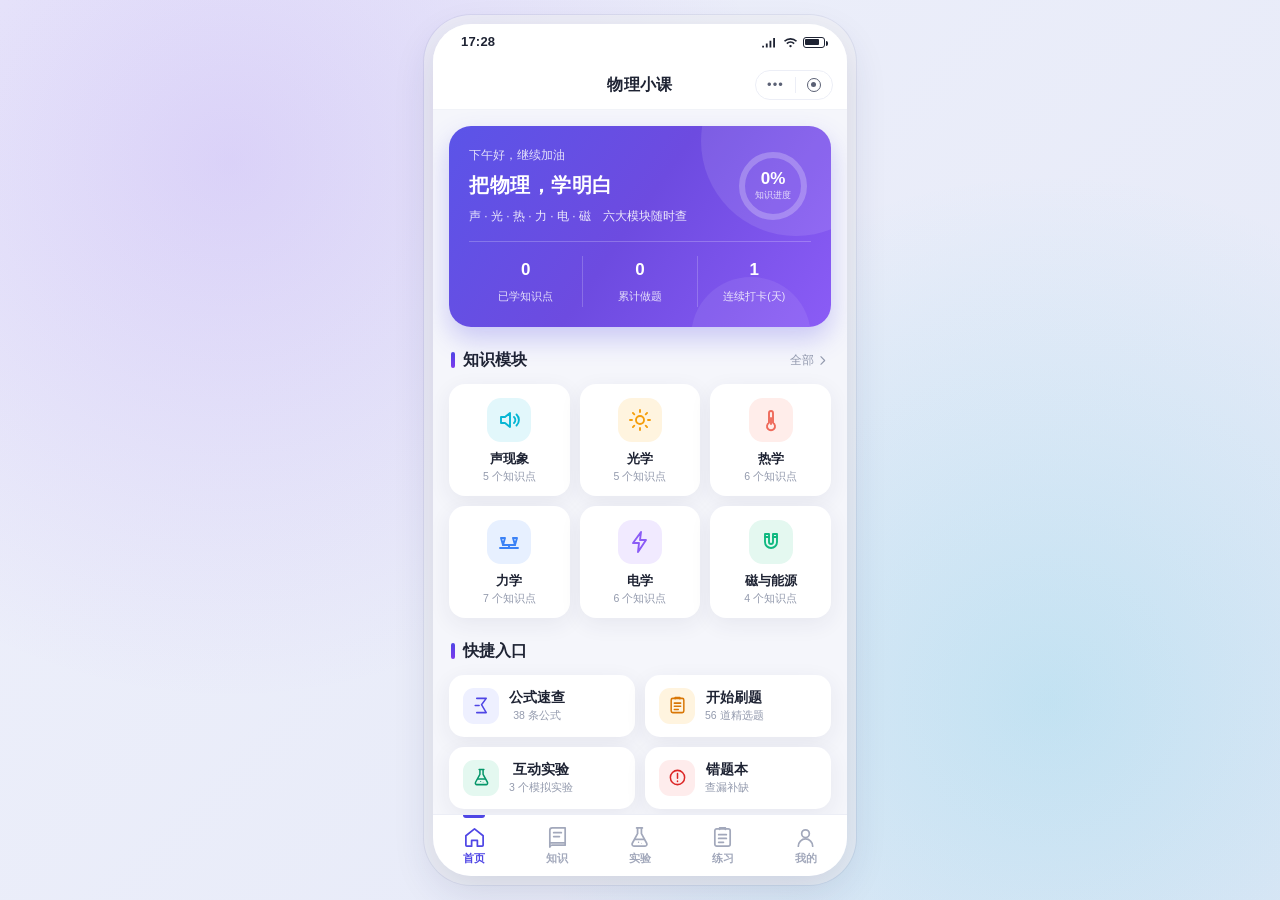
<file: physics/index.html>
<!DOCTYPE html>
<html lang="zh-CN">
<head>
<meta charset="UTF-8">
<meta name="viewport" content="width=device-width, initial-scale=1, maximum-scale=1, user-scalable=no, viewport-fit=cover">
<meta name="theme-color" content="#ffffff">
<meta name="description" content="初中物理学习小程序：知识图谱、公式速查、互动实验、刷题与错题本">
<title>物理小课 · 初中物理学习</title>
<link rel="stylesheet" href="css/style.css">
</head>
<body>
<div class="desktop-bg">
  <div class="phone" id="phone">
    <div class="statusbar">
      <span class="sb-time" id="sbTime">9:41</span>
      <span class="sb-icons">
        <svg viewBox="0 0 18 12" width="17" height="11" aria-hidden="true"><path d="M1 9.5h2v2H1zm4-2.5h2v4.5H5zm4-3h2v7.5H9zm4-3h2v10.5h-2z" fill="currentColor"/></svg>
        <svg viewBox="0 0 16 12" width="15" height="11" aria-hidden="true"><path d="M8 11.2a1.3 1.3 0 1 0 0-2.6 1.3 1.3 0 0 0 0 2.6zM3.4 6.6a6.6 6.6 0 0 1 9.2 0l-1.3 1.3a4.8 4.8 0 0 0-6.6 0zM.8 4a10.4 10.4 0 0 1 14.4 0L13.9 5.3a8.6 8.6 0 0 0-11.8 0z" fill="currentColor"/></svg>
        <span class="sb-battery"><span></span></span>
      </span>
    </div>

    <header class="appbar">
      <button class="appbar-back" id="backBtn" aria-label="返回"></button>
      <div class="appbar-title" id="appTitle">物理小课</div>
      <div class="capsule" aria-hidden="true"><span class="cap-dots">•••</span><span class="cap-split"></span><span class="cap-circle"></span></div>
    </header>

    <main class="view" id="view"></main>

    <nav class="tabbar" id="tabbar" aria-label="主导航"></nav>
  </div>
</div>
<div class="toast" id="toast"></div>
<script src="js/data.js"></script>
<script src="js/ui.js"></script>
<script src="js/app.js"></script>
</body>
</html>
</file>
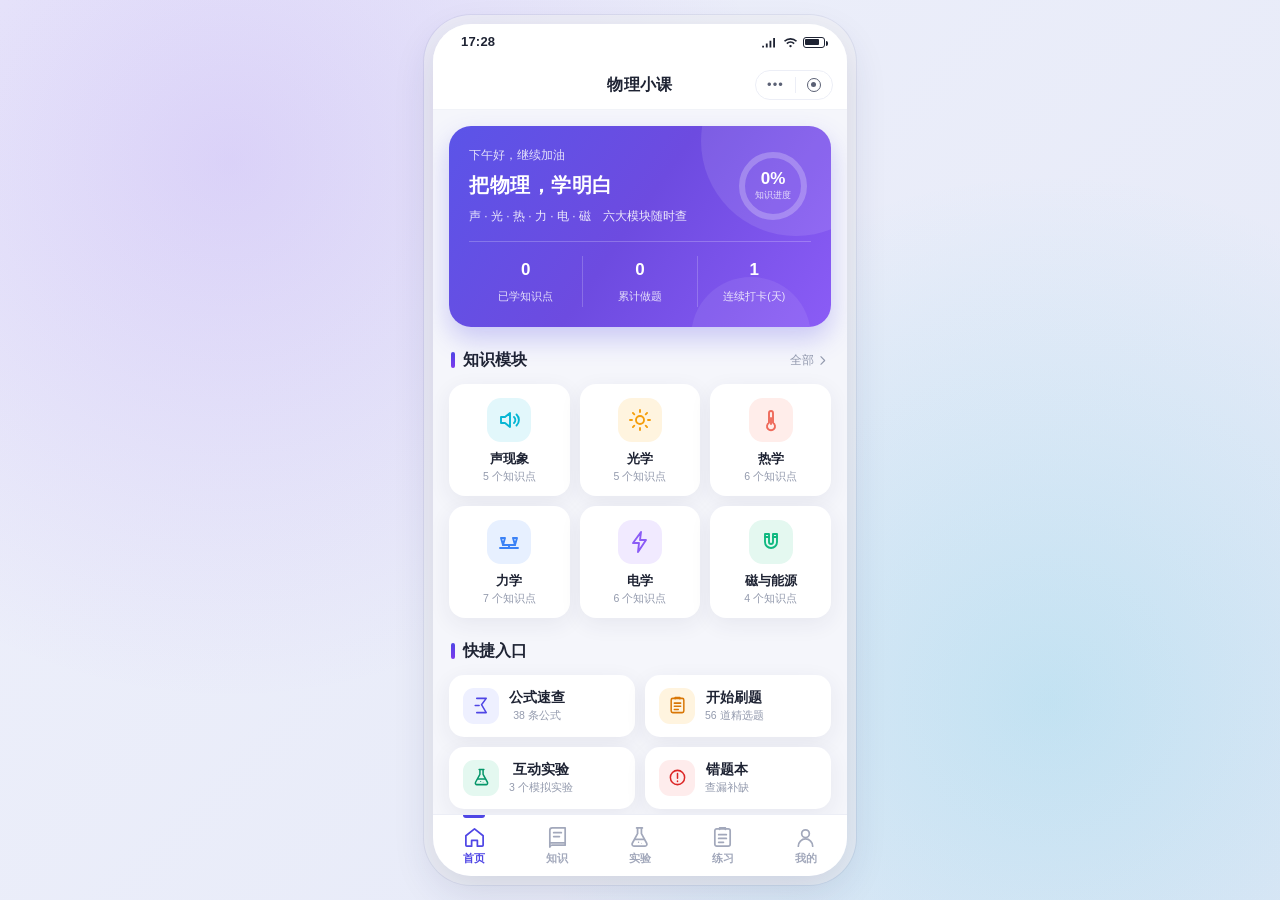
<file: physics/standalone.html>
<!DOCTYPE html>
<html lang="zh-CN">
<head>
<meta charset="UTF-8">
<meta name="viewport" content="width=device-width, initial-scale=1, maximum-scale=1, user-scalable=no, viewport-fit=cover">
<meta name="theme-color" content="#ffffff">
<meta name="description" content="初中物理学习小程序：知识图谱、公式速查、互动实验、刷题与错题本">
<title>物理小课 · 初中物理学习</title>
<style>
/* ===== 物理小课 · 基础主题 ===== */
:root{
  --primary:#4F46E5;
  --primary-deep:#4338CA;
  --primary-soft:#EEF0FF;
  --violet:#7C3AED;
  --accent:#F59E0B;
  --accent-soft:#FFF6E5;
  --cyan:#06B6D4;
  --green:#10B981;
  --green-soft:#E8F8F1;
  --red:#EF4444;
  --red-soft:#FEECEC;
  --bg:#F5F6FB;
  --card:#FFFFFF;
  --text:#1E2333;
  --text-2:#4A5166;
  --muted:#939AAD;
  --line:#ECEEF6;
  --shadow:0 6px 22px rgba(38,44,90,.07);
  --shadow-lg:0 14px 40px rgba(38,44,90,.14);
  --radius:18px;
  --font:-apple-system,BlinkMacSystemFont,"PingFang SC","Hiragino Sans GB","Microsoft YaHei","Helvetica Neue",Arial,sans-serif;
}
*{box-sizing:border-box;-webkit-tap-highlight-color:transparent}
html,body{margin:0;padding:0;height:100%}
body{
  font-family:var(--font);
  color:var(--text);
  background:#E9ECF7;
  -webkit-font-smoothing:antialiased;
  font-size:15px;
  line-height:1.6;
}
button{font-family:inherit;cursor:pointer;border:none;background:none;color:inherit}
input{font-family:inherit}
svg{display:block}

/* ===== 桌面端的手机外框 ===== */
.desktop-bg{
  min-height:100vh;
  display:flex;align-items:center;justify-content:center;
  padding:24px;
  background:
    radial-gradient(circle at 18% 18%,rgba(124,58,237,.16),transparent 42%),
    radial-gradient(circle at 82% 78%,rgba(6,182,212,.16),transparent 42%),
    linear-gradient(135deg,#EEF0FB 0%,#E5E9F7 100%);
}
.phone{
  position:relative;
  width:414px;height:min(864px,calc(100vh - 48px));
  background:var(--bg);
  border-radius:38px;
  box-shadow:var(--shadow-lg),0 0 0 9px rgba(255,255,255,.55),0 0 0 10px rgba(60,66,110,.08);
  display:flex;flex-direction:column;
  overflow:hidden;
}
.statusbar{
  height:36px;flex:none;padding:0 22px 0 28px;
  display:flex;align-items:center;justify-content:space-between;
  font-size:13px;font-weight:700;letter-spacing:.2px;
  background:var(--card);color:var(--text);
}
.sb-icons{display:flex;align-items:center;gap:5px}
.sb-battery{width:22px;height:11px;border:1.4px solid currentColor;border-radius:3px;position:relative;display:inline-block;padding:1.4px}
.sb-battery:after{content:"";position:absolute;right:-3.5px;top:3px;width:2px;height:5px;background:currentColor;border-radius:0 2px 2px 0}
.sb-battery span{display:block;height:100%;width:78%;background:currentColor;border-radius:1px}

.appbar{
  height:50px;flex:none;background:var(--card);
  display:flex;align-items:center;padding:0 14px;gap:6px;
  border-bottom:1px solid rgba(236,238,246,.7);
  position:relative;z-index:5;
}
.appbar-back{width:34px;height:34px;display:flex;align-items:center;justify-content:center;border-radius:50%;flex:none}
.appbar-back:active{background:var(--bg)}
.appbar-back svg{width:20px;height:20px}
.appbar-title{position:absolute;left:0;right:0;text-align:center;font-size:16px;font-weight:700;letter-spacing:.3px;pointer-events:none}
.capsule{
  width:78px;height:30px;flex:none;border:1px solid var(--line);border-radius:16px;
  display:flex;align-items:center;justify-content:space-evenly;color:#5B6175;
  margin-left:auto;position:relative;z-index:1;background:var(--card);
}
.appbar-back{position:relative;z-index:1}
.cap-dots{font-size:13px;letter-spacing:1px;line-height:1}
.cap-split{width:1px;height:16px;background:var(--line)}
.cap-circle{width:14px;height:14px;border:1.6px solid currentColor;border-radius:50%;position:relative}
.cap-circle:after{content:"";position:absolute;width:5px;height:5px;background:currentColor;border-radius:50%;top:3px;left:3px}

.view{flex:1;overflow-y:auto;overflow-x:hidden;scroll-behavior:smooth;padding:16px 16px 28px}
.view::-webkit-scrollbar{width:0}
.tabbar{
  flex:none;height:62px;background:rgba(255,255,255,.94);
  backdrop-filter:blur(14px);-webkit-backdrop-filter:blur(14px);
  border-top:1px solid var(--line);
  display:flex;align-items:stretch;padding-bottom:env(safe-area-inset-bottom);
  z-index:5;
}
.tab{
  flex:1;display:flex;flex-direction:column;align-items:center;justify-content:center;gap:3px;
  color:#A2A8BB;font-size:10.5px;font-weight:600;transition:color .18s;position:relative;
}
.tab svg{width:23px;height:23px;stroke:currentColor;fill:none;stroke-width:1.8;stroke-linecap:round;stroke-linejoin:round}
.tab.active{color:var(--primary)}
.tab.active:before{content:"";position:absolute;top:0;width:22px;height:3px;border-radius:0 0 3px 3px;background:var(--primary)}

/* ===== 通用组件 ===== */
.card{background:var(--card);border-radius:var(--radius);box-shadow:var(--shadow);padding:16px;margin-bottom:14px}
.section-title{display:flex;align-items:center;justify-content:space-between;margin:20px 2px 11px;font-size:16px;font-weight:700}
.section-title:first-child{margin-top:4px}
.section-title .st-left{display:flex;align-items:center;gap:8px}
.section-title .st-left:before{content:"";width:4px;height:16px;border-radius:3px;background:linear-gradient(180deg,var(--primary),var(--violet));flex:none}
.section-more{font-size:12px;color:var(--muted);font-weight:500;display:flex;align-items:center;gap:2px}
.muted{color:var(--muted)}
.small{font-size:12px}
.row{display:flex;align-items:center;gap:10px}
.spread{display:flex;align-items:center;justify-content:space-between}
.grow{flex:1;min-width:0}
.divider{height:1px;background:var(--line);margin:12px 0}
.badge{display:inline-flex;align-items:center;padding:2px 9px;border-radius:20px;font-size:11px;font-weight:600;background:var(--primary-soft);color:var(--primary)}
.badge.easy{background:var(--green-soft);color:#059669}
.badge.mid{background:var(--accent-soft);color:#D97706}
.badge.hard{background:var(--red-soft);color:#DC2626}
.badge.gray{background:#F1F3F9;color:#7A8198}
.tag{display:inline-block;padding:3px 9px;border-radius:8px;background:var(--primary-soft);color:var(--primary);font-size:11.5px;font-weight:600}
.btn{
  display:inline-flex;align-items:center;justify-content:center;gap:6px;
  height:42px;padding:0 20px;border-radius:13px;font-size:14.5px;font-weight:700;
  background:var(--primary);color:#fff;box-shadow:0 6px 16px rgba(79,70,229,.24);
  transition:transform .12s,opacity .12s;
}
.btn:active{transform:scale(.975);opacity:.9}
.btn.block{width:100%}
.btn.ghost{background:var(--primary-soft);color:var(--primary);box-shadow:none}
.btn.gray{background:#F1F3F9;color:var(--text-2);box-shadow:none}
.btn.outline{background:#fff;color:var(--primary);border:1.5px solid var(--primary);box-shadow:none}
.btn:disabled{opacity:.45;box-shadow:none;cursor:not-allowed}
.btn.sm{height:34px;padding:0 14px;font-size:12.5px;border-radius:10px}
.empty{text-align:center;padding:48px 20px;color:var(--muted)}
.empty svg{width:56px;height:56px;margin:0 auto 12px;opacity:.5}
.empty p{margin:0 0 16px;font-size:13.5px}

/* ===== 首页 ===== */
.hero{
  border-radius:22px;padding:20px;color:#fff;position:relative;overflow:hidden;
  background:linear-gradient(125deg,#5B54E8 0%,#6D4BE0 48%,#8B5CF6 100%);
  box-shadow:0 12px 26px rgba(91,84,232,.28);margin-bottom:16px;
}
.hero:after{content:"";position:absolute;width:190px;height:190px;border-radius:50%;right:-60px;top:-80px;background:rgba(255,255,255,.10)}
.hero:before{content:"";position:absolute;width:120px;height:120px;border-radius:50%;right:20px;bottom:-70px;background:rgba(255,255,255,.08)}
.hero-in{position:relative;z-index:1;display:flex;align-items:center;gap:14px}
.hero-txt{flex:1;min-width:0}
.hero-hi{font-size:12px;opacity:.82;margin-bottom:4px}
.hero-title{font-size:20px;font-weight:800;letter-spacing:.5px;margin:0 0 6px}
.hero-sub{font-size:12px;opacity:.88;line-height:1.5}
.ring{width:76px;height:76px;flex:none;position:relative}
.ring svg{transform:rotate(-90deg)}
.ring-txt{position:absolute;inset:0;display:flex;flex-direction:column;align-items:center;justify-content:center;font-size:17px;font-weight:800;line-height:1.1}
.ring-txt small{font-size:9px;font-weight:500;opacity:.8;margin-top:2px}
.hero-stats{position:relative;z-index:1;display:flex;margin-top:16px;padding-top:14px;border-top:1px solid rgba(255,255,255,.22)}
.hero-stats div{flex:1;text-align:center}
.hero-stats div+div{border-left:1px solid rgba(255,255,255,.2)}
.hero-stats b{display:block;font-size:17px;font-weight:800}
.hero-stats span{font-size:10.5px;opacity:.82}

.module-grid{display:grid;grid-template-columns:repeat(3,1fr);gap:10px}
.module-card{
  background:var(--card);border-radius:16px;padding:14px 8px 12px;text-align:center;
  box-shadow:var(--shadow);transition:transform .14s;position:relative;overflow:hidden;
}
.module-card:active{transform:scale(.96)}
.module-icon{
  width:44px;height:44px;margin:0 auto 8px;border-radius:14px;
  display:flex;align-items:center;justify-content:center;
}
.module-icon svg{width:24px;height:24px;stroke:currentColor;stroke-width:1.9;fill:none;stroke-linecap:round;stroke-linejoin:round}
.module-name{font-size:13px;font-weight:700}
.module-count{font-size:10.5px;color:var(--muted);margin-top:2px}
.quick-grid{display:grid;grid-template-columns:repeat(2,1fr);gap:10px}
.quick-item{
  background:var(--card);border-radius:15px;padding:13px 14px;box-shadow:var(--shadow);
  display:flex;align-items:center;gap:10px;transition:transform .14s;
}
.quick-item:active{transform:scale(.97)}
.quick-ic{width:36px;height:36px;border-radius:11px;display:flex;align-items:center;justify-content:center;flex:none}
.quick-ic svg{width:19px;height:19px;stroke:currentColor;stroke-width:1.9;fill:none;stroke-linecap:round;stroke-linejoin:round}
.quick-t b{display:block;font-size:13.5px}
.quick-t span{font-size:10.5px;color:var(--muted)}
.daily{
  background:linear-gradient(120deg,#FFF8E9,#FFFDF7);border:1px solid #FDECC9;
  border-radius:18px;padding:16px;box-shadow:var(--shadow);
}
.daily .q-stem{font-size:14px;font-weight:600;line-height:1.65;margin:10px 0 12px}
.daily-opts{display:flex;flex-direction:column;gap:7px;margin-bottom:12px}
.daily-opt{
  display:flex;align-items:center;gap:9px;background:#fff;border:1px solid #F3E7D2;
  border-radius:11px;padding:9px 11px;font-size:12.5px;transition:all .15s;
}
.daily-opt .k{width:20px;height:20px;border-radius:6px;background:#F6F4EE;display:flex;align-items:center;justify-content:center;font-size:11px;font-weight:700;flex:none;color:#8A846F}
.daily-opt.ok{background:var(--green-soft);border-color:#A7E7C9;color:#047857;font-weight:600}
.daily-opt.ok .k{background:#10B981;color:#fff}
.daily-opt.no{background:var(--red-soft);border-color:#F7BDBD;color:#B91C1C;font-weight:600}
.daily-opt.no .k{background:var(--red);color:#fff}
.daily-exp{font-size:12px;color:var(--text-2);background:#fff;border-radius:10px;padding:10px 12px;line-height:1.6;display:none;border:1px solid #F3E7D2}
.daily-exp.show{display:block}

/* ===== 搜索 & 分段 ===== */
.search-box{
  display:flex;align-items:center;gap:8px;background:#fff;border-radius:13px;
  padding:0 13px;height:42px;box-shadow:var(--shadow);margin-bottom:12px;
}
.search-box svg{width:17px;height:17px;stroke:var(--muted);fill:none;stroke-width:2;flex:none}
.search-box input{border:none;outline:none;flex:1;font-size:13.5px;background:transparent;color:var(--text);min-width:0}
.search-box input::placeholder{color:#B4B9C9}
.search-clear{color:var(--muted);font-size:18px;line-height:1;padding:0 2px;display:none}
.segmented{display:flex;background:#EAECF5;border-radius:12px;padding:3px;margin-bottom:14px}
.segmented button{flex:1;height:34px;border-radius:9px;font-size:13px;font-weight:600;color:var(--muted);transition:all .18s}
.segmented button.on{background:#fff;color:var(--primary);box-shadow:0 2px 8px rgba(50,56,100,.10)}
.chips{display:flex;gap:8px;overflow-x:auto;padding:2px 0 12px;margin:0 -16px;padding-left:16px;padding-right:16px}
.chips::-webkit-scrollbar{height:0}
.chip{
  flex:none;padding:7px 15px;border-radius:20px;background:#fff;border:1px solid var(--line);
  font-size:12.5px;font-weight:600;color:var(--text-2);transition:all .16s;
}
.chip.on{background:var(--primary);border-color:var(--primary);color:#fff;box-shadow:0 4px 12px rgba(79,70,229,.25)}

/* ===== 列表 ===== */
.topic-item{
  display:flex;align-items:flex-start;gap:12px;background:#fff;border-radius:15px;
  padding:14px;margin-bottom:10px;box-shadow:var(--shadow);transition:transform .14s;
}
.topic-item:active{transform:scale(.985)}
.topic-idx{
  width:29px;height:29px;border-radius:9px;background:var(--primary-soft);color:var(--primary);
  font-size:12px;font-weight:800;display:flex;align-items:center;justify-content:center;flex:none;margin-top:1px;
}
.topic-item.done .topic-idx{background:var(--green-soft);color:#059669}
.topic-tt{font-size:14px;font-weight:700;line-height:1.4;display:flex;align-items:center;gap:6px;flex-wrap:wrap}
.topic-ss{font-size:11.5px;color:var(--muted);margin-top:4px;line-height:1.5;display:-webkit-box;-webkit-line-clamp:2;-webkit-box-orient:vertical;overflow:hidden}
.topic-arrow{width:16px;height:16px;color:#C7CBD9;flex:none;margin-top:6px}

.formula-card{background:#fff;border-radius:15px;padding:14px 15px;margin-bottom:10px;box-shadow:var(--shadow)}
.fc-top{display:flex;align-items:flex-start;justify-content:space-between;gap:10px}
.fc-name{font-size:13.5px;font-weight:700}
.fc-expr{
  margin:10px 0 8px;padding:11px 13px;background:linear-gradient(100deg,#F4F5FF,#FAFAFF);
  border-left:3px solid var(--primary);border-radius:0 10px 10px 0;
  font-family:"Times New Roman",Georgia,serif;font-size:19px;font-weight:700;
  color:var(--primary-deep);letter-spacing:.4px;overflow-x:auto;white-space:nowrap;
}
.fc-meta{font-size:11.5px;color:var(--muted);line-height:1.6}
.fc-note{font-size:12px;color:var(--text-2);margin-top:8px;padding-top:8px;border-top:1px dashed var(--line);line-height:1.6;display:none}
.formula-card.open .fc-note{display:block}
.fc-unit{color:var(--primary);font-weight:600}

/* ===== 详情页 ===== */
.detail-head{
  background:linear-gradient(125deg,#5B54E8,#8B5CF6);border-radius:20px;padding:18px;color:#fff;
  margin-bottom:14px;box-shadow:0 10px 22px rgba(91,84,232,.24);position:relative;overflow:hidden;
}
.detail-head:after{content:"";position:absolute;width:150px;height:150px;border-radius:50%;right:-50px;top:-70px;background:rgba(255,255,255,.10)}
.dh-tag{font-size:11px;opacity:.85;display:inline-block;background:rgba(255,255,255,.18);padding:3px 10px;border-radius:20px;margin-bottom:9px}
.dh-title{font-size:19px;font-weight:800;margin:0 0 7px;position:relative;z-index:1}
.dh-sum{font-size:12.5px;opacity:.92;line-height:1.65;position:relative;z-index:1}
.dh-actions{display:flex;gap:8px;margin-top:14px;position:relative;z-index:1}
.dh-actions button{
  background:rgba(255,255,255,.18);border:1px solid rgba(255,255,255,.28);color:#fff;
  border-radius:10px;padding:6px 12px;font-size:11.5px;font-weight:600;display:flex;align-items:center;gap:5px;
}
.dh-actions button.on{background:#fff;color:var(--primary)}
.dh-actions svg{width:14px;height:14px;stroke:currentColor;fill:none;stroke-width:2}
.d-sec{background:#fff;border-radius:16px;padding:16px;margin-bottom:12px;box-shadow:var(--shadow)}
.d-h{display:flex;align-items:center;gap:8px;font-size:14px;font-weight:700;margin:0 0 12px}
.d-h .dot{width:7px;height:7px;border-radius:50%;background:var(--primary)}
.d-h .dot.orange{background:var(--accent)}
.d-h .dot.green{background:var(--green)}
.point-list{margin:0;padding:0;list-style:none}
.point-list li{position:relative;padding-left:20px;font-size:13px;line-height:1.75;color:var(--text-2);margin-bottom:9px}
.point-list li:last-child{margin-bottom:0}
.point-list li:before{content:"";position:absolute;left:5px;top:9px;width:6px;height:6px;border-radius:50%;background:var(--primary);opacity:.55}
.point-list li b{color:var(--text)}
.expr-line{
  font-family:"Times New Roman",Georgia,serif;font-size:18px;font-weight:700;color:var(--primary-deep);
  background:#F5F6FF;border-radius:10px;padding:10px 13px;margin-bottom:8px;overflow-x:auto;white-space:nowrap;
}
.expr-note{font-size:11.5px;color:var(--muted);margin:-3px 0 10px}
.callout{border-radius:12px;padding:12px 13px;font-size:12.5px;line-height:1.7}
.callout.warn{background:#FFF7E8;color:#8A5B0B;border-left:3px solid var(--accent)}
.callout.tip{background:#EAF8F3;color:#0B6B4D;border-left:3px solid var(--green)}
.callout.info{background:#EEF4FF;color:#2549A6;border-left:3px solid var(--primary)}
.callout b{font-weight:700}
.diagram-box{background:#FBFCFF;border:1px solid var(--line);border-radius:14px;padding:10px;margin-top:4px}
.diagram-box svg{width:100%;height:auto}
.diagram-cap{text-align:center;font-size:11px;color:var(--muted);margin-top:6px}
.example{background:#F8F9FD;border-radius:12px;padding:12px 13px;font-size:12.5px;line-height:1.75;color:var(--text-2)}
.example b{color:var(--primary)}
.nav-bottom{display:flex;gap:10px;margin-top:16px}
.nav-bottom .btn{flex:1}

/* ===== 练习 ===== */
.quiz-setup .qs-card{background:#fff;border-radius:16px;padding:18px;box-shadow:var(--shadow);margin-bottom:14px}
.qs-title{font-size:14px;font-weight:700;margin-bottom:12px}
.qs-num{display:flex;gap:8px;flex-wrap:wrap}
.qs-num button{
  min-width:52px;height:38px;border-radius:11px;background:#F2F4FA;color:var(--text-2);
  font-size:13px;font-weight:700;
}
.qs-num button.on{background:var(--primary);color:#fff;box-shadow:0 5px 14px rgba(79,70,229,.25)}
.qs-info{display:flex;gap:10px;margin-bottom:14px}
.qs-info div{flex:1;background:#fff;border-radius:14px;padding:12px;text-align:center;box-shadow:var(--shadow)}
.qs-info b{display:block;font-size:19px;color:var(--primary)}
.qs-info span{font-size:10.5px;color:var(--muted)}

.quiz-head{display:flex;align-items:center;justify-content:space-between;margin-bottom:8px;font-size:12px;color:var(--muted)}
.quiz-bar{height:6px;background:#E7E9F3;border-radius:6px;overflow:hidden;margin-bottom:16px}
.quiz-bar i{display:block;height:100%;border-radius:6px;background:linear-gradient(90deg,var(--primary),var(--violet));transition:width .3s}
.q-card{background:#fff;border-radius:18px;padding:18px;box-shadow:var(--shadow)}
.q-meta{display:flex;align-items:center;gap:8px;margin-bottom:12px}
.q-stem{font-size:15.5px;font-weight:650;line-height:1.75;margin-bottom:16px}
.options{display:flex;flex-direction:column;gap:10px}
.option{
  display:flex;align-items:flex-start;gap:11px;border:1.5px solid var(--line);border-radius:13px;
  padding:12px 13px;background:#fff;transition:all .16s;font-size:13.5px;line-height:1.55;
}
.option .k{
  width:23px;height:23px;border-radius:7px;background:#F2F4FA;color:#7A8198;font-size:12px;
  font-weight:700;display:flex;align-items:center;justify-content:center;flex:none;margin-top:1px;
}
.option.selected{border-color:var(--primary);background:#F7F7FF}
.option.selected .k{background:var(--primary);color:#fff}
.option.correct{border-color:var(--green);background:var(--green-soft)}
.option.correct .k{background:var(--green);color:#fff}
.option.wrong{border-color:var(--red);background:var(--red-soft)}
.option.wrong .k{background:var(--red);color:#fff}
.option.dim{opacity:.55}
.explain-box{margin-top:14px;border-radius:13px;padding:13px 14px;font-size:12.5px;line-height:1.75;display:none}
.explain-box.show{display:block;animation:fadeUp .25s}
.explain-box.ok{background:var(--green-soft);border-left:3px solid var(--green)}
.explain-box.no{background:var(--red-soft);border-left:3px solid var(--red)}
.explain-box .eh{font-weight:800;margin-bottom:5px;display:flex;align-items:center;gap:6px}
.explain-box .ans{font-weight:700;color:var(--primary-deep)}
.quiz-foot{margin-top:16px;display:flex;gap:10px}

.result-hero{
  background:linear-gradient(125deg,#5B54E8,#8B5CF6);border-radius:22px;padding:24px 18px;
  text-align:center;color:#fff;margin-bottom:14px;box-shadow:0 12px 26px rgba(91,84,232,.26);
}
.result-ring{width:112px;height:112px;margin:0 auto 12px;position:relative}
.result-ring svg{transform:rotate(-90deg)}
.result-ring .rr{position:absolute;inset:0;display:flex;flex-direction:column;align-items:center;justify-content:center}
.result-ring b{font-size:32px;line-height:1}
.result-ring small{font-size:10.5px;opacity:.85;margin-top:3px}
.result-title{font-size:17px;font-weight:800;margin-bottom:4px}
.result-sub{font-size:12px;opacity:.88}
.result-stats{display:flex;background:#fff;border-radius:16px;padding:16px 8px;box-shadow:var(--shadow);margin-bottom:14px}
.result-stats div{flex:1;text-align:center}
.result-stats div+div{border-left:1px solid var(--line)}
.result-stats b{display:block;font-size:19px;font-weight:800}
.result-stats span{font-size:10.5px;color:var(--muted)}

/* ===== 实验 ===== */
.lab-intro{background:linear-gradient(120deg,#EEF4FF,#F7F4FF);border:1px solid #E3E7FF;border-radius:16px;padding:13px 14px;font-size:12px;color:#4B4F7A;line-height:1.65;margin-bottom:14px}
.lab-card{background:#fff;border-radius:18px;padding:16px;box-shadow:var(--shadow);margin-bottom:14px}
.lab-h{display:flex;align-items:center;gap:9px;font-size:15px;font-weight:750;margin-bottom:4px}
.lab-h .lab-ic{width:32px;height:32px;border-radius:10px;background:var(--primary-soft);color:var(--primary);display:flex;align-items:center;justify-content:center}
.lab-h .lab-ic svg{width:18px;height:18px;stroke:currentColor;fill:none;stroke-width:2;stroke-linecap:round}
.lab-desc{font-size:11.5px;color:var(--muted);margin-bottom:12px;line-height:1.6}
.lab-stage{background:#FAFBFF;border:1px solid var(--line);border-radius:14px;padding:8px;margin-bottom:14px}
.lab-stage svg{width:100%;height:auto}
.slider-row{margin-bottom:13px}
.slider-row label{display:flex;justify-content:space-between;font-size:12.5px;font-weight:600;margin-bottom:7px}
.slider-row label b{color:var(--primary);font-variant-numeric:tabular-nums}
input[type=range]{
  -webkit-appearance:none;appearance:none;width:100%;height:5px;border-radius:5px;
  background:linear-gradient(90deg,var(--primary) var(--p,50%),#E8EAF3 var(--p,50%));outline:none;
}
input[type=range]::-webkit-slider-thumb{
  -webkit-appearance:none;width:19px;height:19px;border-radius:50%;background:#fff;
  border:3px solid var(--primary);box-shadow:0 2px 7px rgba(79,70,229,.35);cursor:pointer;
}
input[type=range]::-moz-range-thumb{width:15px;height:15px;border-radius:50%;background:#fff;border:3px solid var(--primary);cursor:pointer}
.seg-mini{display:flex;gap:7px;margin-bottom:13px}
.seg-mini button{flex:1;height:32px;border-radius:9px;background:#F1F3F9;font-size:12px;font-weight:600;color:var(--text-2)}
.seg-mini button.on{background:var(--primary);color:#fff}
.readout{display:grid;grid-template-columns:repeat(3,1fr);gap:8px;margin-top:2px}
.readout div{background:#F7F8FD;border-radius:11px;padding:9px 6px;text-align:center}
.readout b{display:block;font-size:15px;color:var(--primary-deep);font-variant-numeric:tabular-nums}
.readout span{font-size:10px;color:var(--muted)}
.lab-note{margin-top:12px;background:var(--accent-soft);border-radius:11px;padding:10px 12px;font-size:12px;line-height:1.65;color:#8A5B0B}
.lab-note b{color:#B45309}

/* ===== 我的 ===== */
.profile{background:linear-gradient(125deg,#5B54E8,#8B5CF6);border-radius:20px;padding:18px;color:#fff;display:flex;align-items:center;gap:14px;margin-bottom:14px;box-shadow:0 10px 24px rgba(91,84,232,.24)}
.avatar{width:52px;height:52px;border-radius:17px;background:rgba(255,255,255,.2);display:flex;align-items:center;justify-content:center;font-size:26px;flex:none}
.profile b{font-size:16px;display:block}
.profile span{font-size:11.5px;opacity:.86}
.profile .lv{margin-top:6px;display:inline-block;background:rgba(255,255,255,.2);padding:2px 9px;border-radius:20px;font-size:10.5px}
.stat-grid{display:grid;grid-template-columns:repeat(4,1fr);gap:8px;margin-bottom:14px}
.stat-grid div{background:#fff;border-radius:14px;padding:13px 4px;text-align:center;box-shadow:var(--shadow)}
.stat-grid b{display:block;font-size:18px;font-weight:800;color:var(--primary)}
.stat-grid span{font-size:10px;color:var(--muted)}
.menu-list{background:#fff;border-radius:16px;box-shadow:var(--shadow);overflow:hidden}
.menu-item{display:flex;align-items:center;gap:12px;padding:14px 15px;border-bottom:1px solid var(--line)}
.menu-item:last-child{border-bottom:none}
.menu-item:active{background:#FAFBFF}
.mi-ic{width:34px;height:34px;border-radius:10px;display:flex;align-items:center;justify-content:center;flex:none}
.mi-ic svg{width:18px;height:18px;stroke:currentColor;fill:none;stroke-width:1.9;stroke-linecap:round;stroke-linejoin:round}
.menu-item .mi-t{flex:1;font-size:13.5px;font-weight:600}
.menu-item .mi-v{font-size:12px;color:var(--muted)}
.menu-item .mi-arrow{width:15px;height:15px;color:#C7CBD9}
.heat{display:flex;gap:5px;margin-top:10px}
.heat i{flex:1;height:26px;border-radius:6px;background:#EFF1F8;display:flex;align-items:center;justify-content:center;font-size:9px;color:#A8AEBF;font-style:normal}
.heat i.on{background:var(--primary);color:#fff;font-weight:700}
.wrong-item{background:#fff;border-radius:14px;padding:14px;box-shadow:var(--shadow);margin-bottom:10px}
.wi-stem{font-size:13px;font-weight:600;line-height:1.6;margin-bottom:8px}
.wi-ans{font-size:11.5px;color:var(--green);font-weight:600;margin-bottom:6px}
.wi-exp{font-size:11.5px;color:var(--muted);line-height:1.6;display:none;margin-bottom:10px}
.wrong-item.open .wi-exp{display:block}
.wi-foot{display:flex;gap:8px;justify-content:flex-end}

/* ===== 杂项 ===== */
.toast{
  position:fixed;left:50%;bottom:90px;transform:translate(-50%,14px);
  background:rgba(28,32,48,.92);color:#fff;padding:10px 18px;border-radius:22px;
  font-size:12.5px;font-weight:600;opacity:0;pointer-events:none;transition:all .25s;z-index:99;
  box-shadow:0 8px 24px rgba(0,0,0,.2);max-width:80vw;text-align:center;
}
.toast.show{opacity:1;transform:translate(-50%,0)}
@keyframes fadeUp{from{opacity:0;transform:translateY(8px)}to{opacity:1;transform:none}}
.fade-in{animation:fadeUp .26s ease-out}
.foot-tip{text-align:center;font-size:11px;color:#AFB5C6;padding:8px 0 2px;line-height:1.7}

/* ===== 图标与按钮的补充规则 ===== */
.btn svg,.appbar-back svg,.section-more svg,.topic-arrow svg,.mi-arrow svg,
.search-clear svg,.empty svg,.lab-intro svg,.callout svg{
  stroke:currentColor;fill:none;stroke-width:2;stroke-linecap:round;stroke-linejoin:round;
}
.btn svg{width:16px;height:16px}
.appbar-back svg{stroke-width:2.2}
.section-more svg{width:13px;height:13px;display:inline-block}
.topic-arrow svg{width:16px;height:16px}
.mi-arrow svg{width:15px;height:15px}
.search-clear svg{width:14px;height:14px}
.empty svg{width:52px;height:52px;stroke-width:1.5}
.lab-intro svg,.callout svg{width:15px;height:15px;display:inline-block;vertical-align:-3px;margin-right:4px}
.topic-item,.menu-item{width:100%;text-align:left}

/* ===== 移动端全屏 ===== */
@media (max-width:480px){
  body{background:var(--bg)}
  .desktop-bg{padding:0;min-height:100dvh;background:none}
  .phone{width:100vw;height:100dvh;border-radius:0;box-shadow:none}
  .statusbar{padding-top:env(safe-area-inset-top);height:calc(34px + env(safe-area-inset-top))}
}

</style>
</head>
<body>
<div class="desktop-bg">
  <div class="phone" id="phone">
    <div class="statusbar">
      <span class="sb-time" id="sbTime">9:41</span>
      <span class="sb-icons">
        <svg viewBox="0 0 18 12" width="17" height="11" aria-hidden="true"><path d="M1 9.5h2v2H1zm4-2.5h2v4.5H5zm4-3h2v7.5H9zm4-3h2v10.5h-2z" fill="currentColor"/></svg>
        <svg viewBox="0 0 16 12" width="15" height="11" aria-hidden="true"><path d="M8 11.2a1.3 1.3 0 1 0 0-2.6 1.3 1.3 0 0 0 0 2.6zM3.4 6.6a6.6 6.6 0 0 1 9.2 0l-1.3 1.3a4.8 4.8 0 0 0-6.6 0zM.8 4a10.4 10.4 0 0 1 14.4 0L13.9 5.3a8.6 8.6 0 0 0-11.8 0z" fill="currentColor"/></svg>
        <span class="sb-battery"><span></span></span>
      </span>
    </div>

    <header class="appbar">
      <button class="appbar-back" id="backBtn" aria-label="返回"></button>
      <div class="appbar-title" id="appTitle">物理小课</div>
      <div class="capsule" aria-hidden="true"><span class="cap-dots">•••</span><span class="cap-split"></span><span class="cap-circle"></span></div>
    </header>

    <main class="view" id="view"></main>

    <nav class="tabbar" id="tabbar" aria-label="主导航"></nav>
  </div>
</div>
<div class="toast" id="toast"></div>
<script>
/* ============================================================
   物理小课 · 初中物理知识库
   数据文件：模块 / 知识点 / 公式 / 题库
   ============================================================ */

const MODULES = [
  { id:'sound',       name:'声现象',   icon:'sound',       color:'#06B6D4', soft:'#E2F7FB', desc:'产生、传播、特性与利用' },
  { id:'light',       name:'光学',     icon:'light',       color:'#F59E0B', soft:'#FFF4DF', desc:'反射、折射与透镜成像' },
  { id:'thermal',     name:'热学',     icon:'thermal',     color:'#EF6A5B', soft:'#FFEDEA', desc:'物态变化、内能与比热容' },
  { id:'mechanics',   name:'力学',     icon:'mechanics',   color:'#3B82F6', soft:'#E7F0FF', desc:'力、压强、浮力与机械' },
  { id:'electricity', name:'电学',     icon:'electricity', color:'#8B5CF6', soft:'#F1EAFF', desc:'电路、欧姆定律与电功率' },
  { id:'magnetism',   name:'磁与能源', icon:'magnetism',   color:'#10B981', soft:'#E4F8F0', desc:'磁场、电磁感应与能源' }
];

const MODULE_MAP = Object.fromEntries(MODULES.map(m => [m.id, m]));

/* ---------------- 知识点 ---------------- */
const TOPICS = [
  /* ===== 声现象 ===== */
  {
    id:'s1', m:'sound', title:'声音的产生与传播',
    sum:'一切声音都由物体振动产生；传播必须依靠介质，真空不能传声。',
    points:[
      '<b>产生</b>：发声体都在振动，振动停止，<b>发声</b>也停止（但已发出的声音仍会继续传播）。',
      '<b>传播</b>：需要介质（固体、液体、气体都能传声），<b>真空不能传声</b>。',
      '<b>声速</b>：15℃空气中约为 <b>340 m/s</b>；一般 v<sub>固</sub> &gt; v<sub>液</sub> &gt; v<sub>气</sub>；声速还与温度有关。',
      '<b>人耳听声</b>：声音经介质传到耳朵，引起鼓膜振动，再由听觉神经传给大脑。'
    ],
    formulas:[{ e:'v = s / t', n:'声速、路程与时间的关系，声音在空气中传播时常用 v=340 m/s' }],
    pitfall:['「振动停止，声音消失」是错的——停止的只是发声，已经发出的声波还在介质中传播。','太空舱外没有空气，所以宇航员必须靠无线电通话。'],
    example:'对着山谷大喊，2 s 后听到回声，人与山壁距离 s = vt/2 = 340×2/2 = <b>340 m</b>。',
    diagram:'sound_wave'
  },
  {
    id:'s2', m:'sound', title:'声音的三个特性',
    sum:'音调看频率，响度看振幅，音色看发声体本身。三者互相独立。',
    points:[
      '<b>音调</b>：声音的高低，由发声体振动的<b>频率</b>决定。频率越高音调越高，单位赫兹（Hz）。',
      '<b>响度</b>：声音的大小（强弱），与<b>振幅</b>和距发声体的远近有关，还与声音分散程度有关。',
      '<b>音色</b>：声音的品质，由发声体的<b>材料和结构</b>决定，是辨别不同发声体的依据。',
      '人耳听觉范围 <b>20 Hz ~ 20000 Hz</b>；高于 20000 Hz 叫超声波，低于 20 Hz 叫次声波。'
    ],
    formulas:[{ e:'f = n / t', n:'频率＝振动次数/时间，单位 Hz；1 Hz 表示每秒振动 1 次' }],
    pitfall:['「女高音」「男低音」说的是<b>音调</b>；「引吭高歌」「震耳欲聋」说的是<b>响度</b>。','「闻其声知其人」「听声辨西瓜生熟」依据的是<b>音色</b>。','超声波和次声波人耳都听不到，但它们仍是声音，也需要介质传播。'],
    example:'用大小不同的力敲同一音叉，改变的是<b>响度</b>；换用不同频率的音叉，改变的是<b>音调</b>。'
  },
  {
    id:'s3', m:'sound', title:'噪声的危害与控制',
    sum:'从声源、传播过程、人耳三个环节减弱噪声；声音等级用分贝（dB）表示。',
    points:[
      '<b>物理学角度</b>：发声体做无规则振动时发出的声音；<b>环保角度</b>：妨碍人们正常休息、学习和工作的声音。',
      '等级：0 dB 是人刚能听到的最微弱声音；<b>30~40 dB</b> 较理想安静环境；超过 <b>90 dB</b> 会损伤听力。',
      '<b>减弱噪声三途径</b>：①在声源处（摩托车消声器、禁鸣喇叭）；②在传播过程中（隔音墙、植树）；③在人耳处（戴耳塞）。'
    ],
    formulas:[],
    pitfall:['「禁止鸣笛」属于在<b>声源处</b>减弱；「道路两旁设置隔音板」属于在<b>传播过程中</b>减弱。'],
    example:'高速公路旁的声屏障，是在<b>传播过程中</b>减弱噪声。'
  },
  {
    id:'s4', m:'sound', title:'回声与声速计算',
    sum:'回声是声音遇到障碍物反射回来形成的；测距时注意路程是往返的两倍。',
    points:[
      '人耳能把回声与原声区分开，两者时间间隔需大于 <b>0.1 s</b>，对应距障碍物约 <b>17 m</b> 以上。',
      '回声测距要用 <b>s = vt / 2</b>，因为声音走了一个来回。',
      '回声可以加强原声（如空房间里说话更响），也可用于测海深、探测鱼群和潜艇声呐。'
    ],
    formulas:[{ e:'s = v t / 2', n:'回声测距；v 取声速，t 为从发声到听到回声的总时间' }],
    pitfall:['最常见的错误是忘记除以 2，把往返路程当成单程距离。'],
    example:'声呐向海底发射超声波，4 s 后收到回波，水中声速 1500 m/s，海深 h = 1500×4/2 = <b>3000 m</b>。'
  },
  {
    id:'s5', m:'sound', title:'声的利用：超声波与次声波',
    sum:'声既能传递信息，也能传递能量。',
    points:[
      '<b>传递信息</b>：B 超检查、声呐探测、回声定位、超声探伤、蝙蝠靠超声波辨路、地震火山伴随次声波可预报。',
      '<b>传递能量</b>：超声波清洗精密仪器、超声波击碎体内结石、超声波加湿器。',
      '超声波特点：方向性好、穿透能力强、遇杂质易反射；次声波传播距离远、能量衰减小，可绕过障碍物。'
    ],
    formulas:[],
    pitfall:['「B 超」是传递<b>信息</b>，「超声波碎石」是传递<b>能量</b>，这两类应用最容易被混淆。'],
    example:'医生用 B 超观察胎儿，利用的是声能传递<b>信息</b>。'
  },

  /* ===== 光学 ===== */
  {
    id:'l1', m:'light', title:'光的直线传播',
    sum:'光在同种均匀介质中沿直线传播；真空中光速约 3×10⁸ m/s。',
    points:[
      '条件：<b>同种、均匀、透明</b>介质。介质不均匀时（如海面上方空气疏密不同）光路会弯曲。',
      '典型现象：影子的形成、日食月食、小孔成像、激光准直、射击「三点一线」。',
      '<b>小孔成像</b>：成倒立的实像，像的形状与物体相同、与孔的形状无关，大小由物距与像距决定。',
      '光速：真空中 c = <b>3×10⁸ m/s</b> = 3×10⁵ km/s，空气中略小；光年是<b>长度</b>单位。'
    ],
    formulas:[{ e:'c = 3×10⁸ m/s', n:'真空中的光速，是宇宙中最快的速度' }],
    pitfall:['小孔所成的是<b>实像</b>（能被光屏承接）且一定是<b>倒立</b>的；影子不是像。','光年指光一年走过的距离，是长度单位，不是时间单位。'],
    example:'太阳光透过树叶缝隙在地面形成圆形光斑，是太阳通过小孔所成的<b>倒立实像</b>，所以是圆形。',
    diagram:'pinhole'
  },
  {
    id:'l2', m:'light', title:'光的反射与平面镜成像',
    sum:'反射角等于入射角；平面镜成正立、等大的虚像，像与物关于镜面对称。',
    points:[
      '<b>反射定律</b>：反射光线、入射光线和法线在同一平面内；反射光线与入射光线分居法线两侧；<b>反射角等于入射角</b>。',
      '光路是<b>可逆</b>的；镜面反射与漫反射都遵守反射定律。',
      '<b>平面镜成像特点</b>：像与物大小相等、到镜面距离相等、连线与镜面垂直、左右相反，是<b>正立的虚像</b>。',
      '注意：入射角是入射光线与<b>法线</b>的夹角，不是与镜面的夹角。'
    ],
    formulas:[{ e:'∠r = ∠i', n:'反射角等于入射角；若光线与镜面成 θ 角，则入射角为 90°−θ' }],
    pitfall:['人走向平面镜时，<b>像的大小不变</b>（因为像始终与物等大），只是视角变大所以「看起来变大」。','平面镜成的是虚像，<b>不能用光屏承接</b>；影子、小孔成像、照相机成的都是实像。'],
    example:'入射光线与镜面成 30°，则入射角 = 90°−30° = <b>60°</b>，反射角也是 60°，反射光线与入射光线夹角为 120°。',
    diagram:'reflection'
  },
  {
    id:'l3', m:'light', title:'光的折射',
    sum:'光从一种介质斜射入另一种介质时传播方向发生偏折；从空气斜射入水或玻璃时，折射角小于入射角。',
    points:[
      '折射光线、入射光线、法线在同一平面内；折射光线与入射光线分居法线两侧；光路可逆。',
      '<b>空气 → 水/玻璃</b>：折射角 <b>小于</b> 入射角（向法线偏折）；<b>水/玻璃 → 空气</b>：折射角大于入射角。',
      '垂直入射时传播方向<b>不改变</b>，但光速发生变化。',
      '现象：插入水中的筷子看起来「折断」、池水看起来比实际浅、看到的水中鱼是变<b>浅</b>的虚像、海市蜃楼、太阳未出地平线就能被看到。'
    ],
    formulas:[],
    pitfall:['看到水中的鱼，是鱼反射的光从水进入空气发生折射后进入人眼，人眼逆着光线看过去，看到的是位置<b>偏高（变浅）的虚像</b>；叉鱼要瞄准看到位置的<b>下方</b>。'],
    example:'潜水员在水中看岸上的树，树的位置看起来比实际<b>更高</b>。',
    diagram:'refraction'
  },
  {
    id:'l4', m:'light', title:'透镜与凸透镜成像规律',
    sum:'凸透镜会聚光线、凹透镜发散光线；成像性质由物距 u 与焦距 f 的关系决定。',
    points:[
      '<b>凸透镜</b>：中间厚边缘薄，对光有会聚作用；平行于主光轴的光经折射后会聚于焦点 F，焦点到光心的距离叫焦距 f。',
      '<b>凸透镜成像规律</b>：u &gt; 2f 成倒立缩小实像（照相机）；u = 2f 成倒立等大实像；f &lt; u &lt; 2f 成倒立放大实像（投影仪/幻灯机）；u = f 不成像；u &lt; f 成正立放大虚像（放大镜）。',
      '<b>记忆口诀</b>：一倍焦距分虚实，二倍焦距分大小；成实像时「物近像远像变大」。',
      '<b>近视眼</b>：像成在视网膜<b>前</b>，用<b>凹透镜</b>矫正；<b>远视眼</b>：像成在视网膜后，用凸透镜矫正。'
    ],
    formulas:[{ e:'1/f = 1/u + 1/v', n:'透镜成像公式（初中了解），v 为像距；放大率 m = v/u' }],
    pitfall:['实像都是倒立的且能呈现在光屏上，虚像都是正立的且不能呈现在光屏上。','物体从 2f 外向透镜靠近（仍大于 f）时，像距变大、像也变大，不是变小。'],
    example:'照相机拍照时，景物在 2f 以外，底片上得到<b>倒立、缩小的实像</b>；想让像变大，应让相机靠近景物并把镜头向前伸（增大像距）。',
    diagram:'lens'
  },
  {
    id:'l5', m:'light', title:'光的色散与看不见的光',
    sum:'白光由各种色光混合而成；红光外侧是红外线，紫光外侧是紫外线。',
    points:[
      '<b>色散</b>：白光通过三棱镜分解成红、橙、黄、绿、蓝、靛、紫，说明白光是复色光；<b>红光偏折最小，紫光最大</b>。',
      '色光三原色：<b>红、绿、蓝</b>；颜料三原色：红、黄、蓝。',
      '<b>物体的颜色</b>：透明物体由它<b>透过</b>的色光决定，不透明物体由它<b>反射</b>的色光决定；白色反射所有色光，黑色吸收所有色光。',
      '<b>红外线</b>：热效应强，用于遥控器、夜视仪、红外测温；<b>紫外线</b>：化学效应强，能使荧光物质发光（验钞）、杀菌，适量有助合成维生素 D，过量有害。'
    ],
    formulas:[],
    pitfall:['遥控器用的是<b>红外线</b>，验钞机用的是<b>紫外线</b>，不要弄反。','红玻璃只透过红光，所以透过红玻璃看白纸呈红色，看蓝纸接近黑色。'],
    example:'太阳光通过三棱镜后，屏幕上最上（偏折最小）的是<b>红光</b>，最下的是紫光。'
  },

  /* ===== 热学 ===== */
  {
    id:'t1', m:'thermal', title:'温度与温度计',
    sum:'温度表示物体的冷热程度；常用温度计根据液体热胀冷缩的性质制成。',
    points:[
      '摄氏温度规定：标准大气压下冰水混合物为 <b>0℃</b>，沸水为 <b>100℃</b>，中间分 100 等份，每份 1℃。',
      '<b>使用规则</b>：玻璃泡全部浸入被测液体，不碰容器底和壁；待示数稳定后读数；读数时玻璃泡不能离开液体；视线与液柱上表面相平。',
      '<b>体温计</b>：量程 35℃~42℃，分度值 0.1℃；玻璃泡上方有<b>缩口</b>，所以可以离开人体读数，用前需甩一甩。',
      '四种测温：实验室温度计、体温计、寒暑表、热电偶/红外测温仪。'
    ],
    formulas:[],
    pitfall:['读数时视线要与液柱<b>上表面相平</b>，仰视读数偏小、俯视偏大（对常见液柱温度计而言要结合刻度方向判断）。','体温计可以离开人体读数，实验室温度计<b>不可以</b>。'],
    example:'体温计示数为 38.5℃，说明分度值为 0.1℃；未甩就去测 37℃ 的人，示数仍为 38.5℃。'
  },
  {
    id:'t2', m:'thermal', title:'物态变化与晶体熔化',
    sum:'六种物态变化伴随吸热或放热；晶体有固定熔点，非晶体没有。',
    points:[
      '<b>吸热</b>：熔化（固→液）、汽化（液→气）、升华（固→气）；<b>放热</b>：凝固、液化、凝华。',
      '<b>晶体</b>（冰、海波、各种金属）：熔化时<b>温度保持不变</b>，但要继续吸热；这个温度叫熔点。<b>非晶体</b>（蜡、松香、玻璃、沥青）没有固定熔点，熔化时温度持续上升。',
      '晶体熔化条件：①温度达到熔点；②继续吸热。两条缺一不可。',
      '晶体熔化图像中，水平段对应的温度即熔点，此阶段物质为<b>固液共存</b>态，内能持续增大。'
    ],
    formulas:[],
    pitfall:['晶体熔化时温度不变，但<b>内能增加</b>（持续吸热），所以「温度不变则内能不变」是错的。','0℃ 的冰和 0℃ 的水冷热程度相同，但冰熔化成水需要吸热，所以 0℃ 的水内能更大。'],
    example:'把 −5℃ 的冰加热到 0℃ 并开始熔化，继续加热时温度保持 0℃ 不变，直到全部变成水后温度才继续上升。',
    diagram:'melting'
  },
  {
    id:'t3', m:'thermal', title:'汽化与液化',
    sum:'汽化的两种方式是蒸发和沸腾；液化的两种方式是降低温度和压缩体积。',
    points:[
      '<b>蒸发</b>：任何温度下、只在液体表面、缓慢进行；<b>吸热致冷</b>。加快蒸发的方法：提高温度、增大表面积、加快表面空气流动。',
      '<b>沸腾</b>：一定温度（沸点）下、在液体内部和表面同时剧烈汽化；沸腾时温度不变但需要持续吸热；沸腾时气泡上升变大，沸腾前气泡上升变小。',
      '沸点与气压有关：气压越高沸点越高（高压锅），气压越低沸点越低（高山上煮不熟饭）。',
      '<b>液化</b>：降低温度（露水、雾、白气）或压缩体积（液化石油气、打火机）；液化放热。'
    ],
    formulas:[],
    pitfall:['「白气」不是水蒸气（水蒸气无色透明看不见），而是水蒸气<b>液化</b>成的小水滴。','夏天扇扇子感觉凉快，是加快汗液蒸发<b>吸热</b>，并没有降低气温。'],
    example:'从冰箱拿出的饮料瓶外壁出现水珠，是空气中水蒸气遇冷<b>液化</b>放热形成的。'
  },
  {
    id:'t4', m:'thermal', title:'升华、凝华与水循环',
    sum:'升华吸热、凝华放热，都是固态与气态之间的直接变化。',
    points:[
      '<b>升华（吸热）</b>：樟脑丸变小、干冰升华制冷（人工降雨、舞台云雾）、冰冻衣服变干、灯丝用久变细。',
      '<b>凝华（放热）</b>：霜、雾凇、窗玻璃上的冰花（出现在玻璃<b>内</b>侧）、灯泡用久发黑。',
      '自然界水循环：汽化/升华 → 水蒸气上升 → 液化成小水滴或凝华成小冰晶形成云 → 降雨降雪回到地面。'
    ],
    formulas:[],
    pitfall:['霜和雾凇是<b>凝华</b>，不是凝固；露和雾是<b>液化</b>，不是凝固。','干冰制造的「白雾」是空气中水蒸气遇冷<b>液化</b>的小水滴，不是二氧化碳气体。'],
    example:'冬天窗玻璃内表面出现冰花，是室内水蒸气遇到冷玻璃直接<b>凝华</b>成小冰晶。'
  },
  {
    id:'t5', m:'thermal', title:'内能及其改变方式',
    sum:'物体内所有分子动能与分子势能的总和叫内能；做功和热传递都能改变内能。',
    points:[
      '一切物体在任何温度下都<b>具有内能</b>；同一物体温度越高，内能越大。',
      '<b>热传递</b>：能量从高温物体转移到低温物体，条件是存在<b>温度差</b>；传递的能量叫热量 Q，单位焦耳（J）。',
      '<b>做功</b>：对物体做功内能增加（摩擦生热、压缩气体），物体对外做功内能减少（气体膨胀推动活塞）。',
      '做功和热传递在改变内能上是<b>等效</b>的；热传递改变的是能量的转移，做功是能量的转化。'
    ],
    formulas:[],
    pitfall:['「热量」是过程量，只能说「吸收/放出热量」，不能说物体「含有热量」。','物体温度升高，内能一定增加；但内能增加，温度不一定升高（如晶体熔化）。'],
    example:'冬天搓手取暖是<b>做功</b>改变内能，用热水袋暖手是<b>热传递</b>改变内能。'
  },
  {
    id:'t6', m:'thermal', title:'比热容与热量计算',
    sum:'比热容是物质的特性；水的比热容大，常用来做冷却剂和调节气温。',
    points:[
      '定义：单位质量（1 kg）的某种物质温度升高（或降低）1℃ 所吸收（或放出）的热量，符号 c，单位 <b>J/(kg·℃)</b>。',
      '水的比热容 c<sub>水</sub> = <b>4.2×10³ J/(kg·℃)</b>，含义：1 kg 水温度升高 1℃ 吸收 4.2×10³ J 热量。',
      '<b>比热容是物质的特性</b>，与质量、温度变化、吸放热多少<b>无关</b>，只与物质种类和状态有关。',
      '应用：沿海昼夜温差小、内陆温差大；汽车用水做冷却剂；暖气用水做介质；稻田灌水防冻。',
      '热机四冲程：吸气、压缩（机械能→内能）、<b>做功（内能→机械能，唯一对外做功）</b>、排气。'
    ],
    formulas:[
      { e:'Q = c m Δt', n:'热量计算；吸热 Q吸=cm(t−t₀)，放热 Q放=cm(t₀−t)' },
      { e:'η = W有 / Q放', n:'热机效率，总小于 1' }
    ],
    pitfall:['计算时 Δt 是<b>变化量</b>，「升高到」和「升高了」含义不同。','同种物质状态不同比热容不同（水和冰的比热容不同）。'],
    example:'2 kg 水从 20℃ 升高到 70℃ 吸热：Q = 4.2×10³ × 2 × 50 = <b>4.2×10⁵ J</b>。',
    diagram:'heat'
  },

  /* ===== 力学 ===== */
  {
    id:'m1', m:'mechanics', title:'长度与时间的测量',
    sum:'刻度尺要看量程、分度值和零刻线；误差不可避免，只能减小。',
    points:[
      '长度主单位米（m）：1 km=10³ m，1 m=10 dm=10² cm=10³ mm=10⁶ μm=10⁹ nm。',
      '<b>刻度尺使用</b>：认清量程和分度值；刻度线紧贴被测物；读数时视线与尺面垂直；要<b>估读到分度值的下一位</b>；记录结果由数字和单位组成。',
      '<b>误差</b>不是错误，不能消除，只能减小：多次测量求平均值、选用精密仪器、改进方法。',
      '特殊测量：累积法（测细铜丝直径、一张纸厚度）、平移法（测硬币直径）、化曲为直法（测地图上的铁路长）。'
    ],
    formulas:[],
    pitfall:['测量结果必须带<b>单位</b>，没有单位的数据没有物理意义。','多次测量求平均值可以减小误差，但错误（读错、记错）必须剔除而不是平均。'],
    example:'分度值为 1 mm 的刻度尺，读数应写到毫米的下一位，如 2.35 cm。'
  },
  {
    id:'m2', m:'mechanics', title:'质量与密度',
    sum:'质量是物体的属性，不随形状、状态、位置和温度改变；密度是物质的特性。',
    points:[
      '<b>质量</b>：物体所含物质的多少，主单位千克（kg）。天平使用：放水平台、游码归零、调平衡螺母（左偏右调）、左物右码、用镊子加减砝码。',
      '<b>密度</b>：某种物质组成的物体的质量与体积之比，是物质的<b>特性</b>，与 m、V 无关。',
      '水的密度 ρ<sub>水</sub> = <b>1.0×10³ kg/m³</b> = 1 g/cm³，表示 1 m³ 水的质量是 1000 kg。',
      '密度测量：用天平测质量 m，用量筒测体积 V（排水法），ρ = m/V。',
      '单位换算：<b>1 g/cm³ = 1×10³ kg/m³</b>；1 mL = 1 cm³ = 10⁻⁶ m³。'
    ],
    formulas:[
      { e:'ρ = m / V', n:'密度；变形 m = ρV、V = m/ρ' },
      { e:'1 g/cm³ = 10³ kg/m³', n:'密度单位换算' }
    ],
    pitfall:['一瓶水喝掉一半，质量和体积都减半，但<b>密度不变</b>；把铁块带到月球，质量不变、重力变小。','气体密度会随温度和压强明显变化（如氧气瓶用掉一半氧气，瓶内气体密度变为原来一半）。'],
    example:'体积 20 cm³ 的物体质量 54 g，ρ = 54/20 = 2.7 g/cm³ = <b>2.7×10³ kg/m³</b>，该物质可能是铝。'
  },
  {
    id:'m3', m:'mechanics', title:'力、重力与摩擦力',
    sum:'力是物体对物体的作用；力的作用效果与大小、方向、作用点有关。',
    points:[
      '<b>力的三要素</b>：大小、方向、作用点；力不能脱离物体单独存在，物体间力的作用是<b>相互的</b>。',
      '作用效果：改变物体的<b>形状</b>或改变物体的<b>运动状态</b>（速度大小或方向改变）。',
      '<b>重力</b>：由于地球吸引而受的力，方向<b>竖直向下</b>（不是垂直向下），作用点叫重心；g = 9.8 N/kg，粗略取 10 N/kg。',
      '<b>弹力</b>：发生弹性形变产生；弹簧测力计原理是「在弹性限度内，弹簧伸长量与所受拉力成正比」，使用前要调零、看清量程分度值。',
      '<b>摩擦力</b>：滑动摩擦力大小与<b>压力大小</b>和<b>接触面粗糙程度</b>有关，与接触面积、运动速度无关；增大（加压、变粗糙、变滚动为滑动）、减小（减压、变光滑、变滑动为滚动、使接触面分离）。'
    ],
    formulas:[{ e:'G = m g', n:'重力计算，g = 9.8 N/kg（常取 10 N/kg）' }],
    pitfall:['重力方向是「竖直向下」（指向地面附近水平面的垂线方向），不能说成「垂直向下」。','摩擦力不一定是阻力：人走路、传送带送货物时摩擦力是<b>动力</b>。'],
    example:'质量 5 kg 的物体受到的重力 G = 5×9.8 = <b>49 N</b>。'
  },
  {
    id:'m4', m:'mechanics', title:'牛顿第一定律与二力平衡',
    sum:'一切物体都有惯性；物体不受力或受平衡力时保持静止或匀速直线运动。',
    points:[
      '<b>牛顿第一定律（惯性定律）</b>：一切物体在没有受到力的作用时，总保持静止状态或匀速直线运动状态。它是在实验基础上通过<b>科学推理</b>得出的，不能直接由实验验证。',
      '<b>惯性</b>：物体保持原来运动状态不变的性质。<b>一切物体都有惯性</b>，惯性大小只与<b>质量</b>有关，与速度、受力无关。惯性不是力，不能说「受到惯性作用」。',
      '<b>二力平衡条件</b>：作用在<b>同一物体</b>上的两个力，大小相等、方向相反、作用在同一直线上（同体、等大、反向、共线）。',
      '<b>平衡力 vs 相互作用力</b>：平衡力作用在同一物体上；相互作用力分别作用在两个物体上。'
    ],
    formulas:[],
    pitfall:['「物体运动需要力来维持」是错的，力是<b>改变</b>运动状态的原因，不是维持运动的原因。','跳远助跑、拍打衣服除尘、汽车刹车人前倾都是利用惯性；安全带、安全气囊是防止惯性带来的危害。'],
    example:'书静止在水平桌面上：书受到的重力与桌面对书的支持力是一对<b>平衡力</b>；书对桌面的压力与桌面对书的支持力是一对<b>相互作用力</b>。'
  },
  {
    id:'m5', m:'mechanics', title:'压强（固体、液体与大气）',
    sum:'压强表示压力的作用效果；液体压强随深度增大；流速越大压强越小。',
    points:[
      '<b>固体压强</b>：p = F/S，单位帕斯卡（Pa），1 Pa = 1 N/m²。增大压强：增大压力或减小受力面积；减小压强相反。',
      '<b>液体压强</b>：p = ρgh，只与<b>液体密度和深度</b>有关，与容器形状、液体总重无关；h 是该点到<b>自由液面</b>的竖直距离。',
      '<b>连通器</b>：上端开口、下部连通，装同种液体静止时各容器液面相平（茶壶、船闸、锅炉水位计）。',
      '<b>大气压</b>：托里拆利实验测得标准大气压约 <b>760 mm 汞柱 = 1.013×10⁵ Pa</b>；随高度升高而减小；液体的沸点随气压减小而降低。',
      '<b>流体压强与流速</b>：流速越大的位置压强越小（飞机机翼升力、站台安全线、两张纸中间吹气会靠拢）。'
    ],
    formulas:[
      { e:'p = F / S', n:'压强定义式；F 为压力，S 为受力面积（单位换算成 m²）' },
      { e:'p = ρ g h', n:'液体内部压强；h 是深度（m）' },
      { e:'F = p S', n:'压力的变形计算' }
    ],
    pitfall:['压力<b>不等于</b>重力。只有物体放在水平面上且不受其他力时，压力大小才等于重力。','计算受力面积时注意单位：1 cm² = 10⁻⁴ m²，且要看是几只脚/几个轮子接触。'],
    example:'质量 60 kg 的人双脚站立，每只脚接触面积 200 cm²，对地压强 p = 600 / (2×0.02) = <b>1.5×10⁴ Pa</b>。',
    diagram:'pressure'
  },
  {
    id:'m6', m:'mechanics', title:'浮力与浮沉条件',
    sum:'浸在液体中的物体受到向上的浮力，大小等于它排开液体所受的重力。',
    points:[
      '<b>阿基米德原理</b>：F<sub>浮</sub> = G<sub>排</sub> = ρ<sub>液</sub> g V<sub>排</sub>，浮力只与<b>液体密度</b>和<b>排开液体的体积</b>有关，与物体密度、形状、浸没深度无关（完全浸没后）。',
      '<b>称重法</b>：F<sub>浮</sub> = G − F<sub>拉</sub>（弹簧测力计在液体中的示数）。',
      '<b>浮沉条件</b>（浸没时）：F<sub>浮</sub> &gt; G 上浮；F<sub>浮</sub> = G 悬浮；F<sub>浮</sub> &lt; G 下沉；漂浮/悬浮时 F<sub>浮</sub> = G。也可用密度判断：ρ<sub>物</sub> &lt; ρ<sub>液</sub> 上浮最终漂浮。',
      '<b>应用</b>：轮船（空心增大 V排，漂浮时 F浮=G，从河入海浮力不变、V排变小会上浮一些）、潜水艇（改变<b>自身重力</b>）、气球飞艇（充密度小的气体）、密度计（漂浮，刻度上小下大）。'
    ],
    formulas:[
      { e:'F浮 = ρ液 g V排', n:'阿基米德原理，通用计算式' },
      { e:'F浮 = G − F拉', n:'称重法测浮力' },
      { e:'F浮 = G物', n:'漂浮或悬浮时的平衡条件' }
    ],
    pitfall:['物体完全浸没后继续下沉，V排 不变，所以<b>浮力不变</b>（但液体压强变大）。','「浮力等于重力」只在漂浮和悬浮时成立，下沉过程中不成立。'],
    example:'体积 100 cm³ 的物体全部浸没在水中，F浮 = 1.0×10³ × 10 × 1×10⁻⁴ = <b>1 N</b>。',
    diagram:'buoyancy'
  },
  {
    id:'m7', m:'mechanics', title:'简单机械、功与机械能',
    sum:'杠杆平衡条件是 F₁l₁=F₂l₂；做功需要力和沿力方向移动的距离。',
    points:[
      '<b>杠杆五要素</b>：支点 O、动力 F₁、阻力 F₂、动力臂 l₁（支点到动力作用线的<b>垂直距离</b>）、阻力臂 l₂。',
      '分类：l₁ &gt; l₂ 省力杠杆（撬棒、开瓶器、老虎钳）；l₁ &lt; l₂ 费力杠杆（镊子、钓鱼竿、筷子，省距离）；l₁ = l₂ 等臂杠杆（天平、定滑轮）。',
      '<b>滑轮</b>：定滑轮不省力但能改变力的方向（实质等臂杠杆）；动滑轮省一半力但费距离、不能改变方向；滑轮组 F = (G物+G动)/n，s = nh，n 是承担物重的绳子段数。',
      '<b>功</b>：W = Fs，单位焦耳（J）。做功两个必要因素：作用在物体上的力、物体在<b>这个力的方向上</b>移动的距离。不做功三种情况：有力无距离、有距离无力、力与距离垂直。',
      '<b>功率</b>：P = W/t，表示做功<b>快慢</b>，单位瓦特（W）。<b>机械效率</b> η = W有/W总 &lt; 1。',
      '<b>机械能</b>：动能（质量、速度）+ 重力势能（质量、高度）+ 弹性势能；只有动能与势能相互转化时机械能守恒，有摩擦则机械能转化为内能。'
    ],
    formulas:[
      { e:'F₁ l₁ = F₂ l₂', n:'杠杆平衡条件；力臂是垂直距离，不是支点到作用点的长度' },
      { e:'W = F s', n:'功；1 J = 1 N·m' },
      { e:'P = W / t = F v', n:'功率；1 W = 1 J/s' },
      { e:'η = W有 / W总 ×100%', n:'机械效率，永远小于 100%' },
      { e:'F = (G物 + G动) / n', n:'滑轮组省力公式，n 为承担物重的绳子段数' }
    ],
    pitfall:['力臂不是「支点到力的作用点的距离」，而是到<b>力的作用线</b>的垂直距离。','机械效率与功率、省力多少都没有必然关系；增大物重、减小动滑轮重和摩擦可以提高效率。'],
    example:'把 100 N 的物体匀速提高 2 m，拉力做功 250 J，则 W有 = 100×2 = 200 J，η = 200/250 = <b>80%</b>。',
    diagram:'lever'
  },

  /* ===== 电学 ===== */
  {
    id:'e1', m:'electricity', title:'电荷、电路与电流',
    sum:'电荷定向移动形成电流；电流表要串联接入电路。',
    points:[
      '<b>两种电荷</b>：丝绸摩擦玻璃棒带正电，毛皮摩擦橡胶棒带负电；同种相斥、异种相吸。摩擦起电是<b>电子的转移</b>，不是创造电荷。',
      '<b>导体与绝缘体</b>：容易导电的是导体（金属、人体、大地、酸碱盐水溶液），不易导电的是绝缘体（橡胶、玻璃、陶瓷、塑料、干木）；两者没有绝对界限，条件改变可转化。',
      '<b>电流方向</b>：规定<b>正电荷</b>定向移动的方向为电流方向；在电源外部，电流从正极经用电器流向负极。',
      '<b>电路组成</b>：电源、用电器、开关、导线；三种状态：通路、断路（开路）、短路（电源短路会烧坏电源，绝不允许）。',
      '<b>电流表使用</b>：①<b>串联</b>；②电流从「+」接线柱流入、「−」流出；③不超过量程（试触）；④<b>绝不允许不经过用电器直接接到电源两极</b>。读数：0~0.6 A 分度值 0.02 A，0~3 A 分度值 0.1 A。',
      '<b>串并联电流规律</b>：串联 I = I₁ = I₂；并联 I = I₁ + I₂。'
    ],
    formulas:[
      { e:'I = Q / t', n:'电流定义式；1 A = 1 C/s' },
      { e:'I = I₁ + I₂', n:'并联电路干路电流等于各支路电流之和' }
    ],
    pitfall:['电流表内阻极小，若直接并联在电源两端会造成<b>电源短路</b>，烧坏电流表和电源。','串联电路中各处电流相等，与用电器电阻大小、位置先后都无关。','金属导体中自由电子定向移动的方向与规定的电流方向<b>相反</b>。'],
    example:'串联电路中电流表在 A 处示数 0.4 A，则 B 处示数也是 <b>0.4 A</b>；并联电路中干路 0.6 A、一条支路 0.25 A，则另一支路为 0.35 A。',
    diagram:'circuit_series'
  },
  {
    id:'e2', m:'electricity', title:'电压与电阻',
    sum:'电压是形成电流的原因；电阻是导体本身的属性，与电压电流无关。',
    points:[
      '<b>电压</b>：使电路中形成电流的原因，电源是提供电压的装置。单位伏特（V）；一节干电池 1.5 V，家庭电路 220 V，人体安全电压<b>不高于 36 V</b>。',
      '<b>电压表使用</b>：①<b>并联</b>在被测电路两端；②「+」进「−」出；③不超量程。电压表可以直接接在电源两极测电源电压。',
      '<b>串并联电压规律</b>：串联 U = U₁ + U₂（分压）；并联 U = U₁ = U₂。',
      '<b>电阻</b>：导体对电流阻碍作用的大小，符号 R，单位欧姆（Ω）。它是导体的<b>属性</b>，由<b>材料、长度、横截面积和温度</b>决定，与所加电压和通过的电流<b>无关</b>。',
      '<b>滑动变阻器</b>：靠改变接入电路中电阻丝的<b>长度</b>来改变电阻；接线必须「<b>一上一下</b>」；闭合开关前应调到<b>阻值最大</b>处，起保护电路作用；在探究实验中还能改变电压/保持电压不变。'
    ],
    formulas:[
      { e:'U = U₁ + U₂', n:'串联电路总电压等于各部分电压之和' },
      { e:'U = U₁ = U₂', n:'并联电路各支路电压相等' }
    ],
    pitfall:['「导体电阻与电压成正比、与电流成反比」是错的，R = U/I 只是<b>计算式</b>不是决定式；电压为零时电阻依然存在。','滑动变阻器同时接上面两个接线柱相当于接入一根导线（电阻为 0），同时接下面两个相当于定值电阻，都起不到调节作用。'],
    example:'某导体两端电压 6 V 时电流 0.3 A，电阻 R = 20 Ω；电压降为 3 V 时电流为 0.15 A，但电阻仍是 <b>20 Ω</b>。'
  },
  {
    id:'e3', m:'electricity', title:'欧姆定律',
    sum:'导体中的电流与导体两端电压成正比、与导体电阻成反比。',
    points:[
      '<b>内容</b>：I = U / R。三个量必须是<b>同一段电路、同一时刻</b>的（同体性、同时性）；单位统一用 A、V、Ω。',
      '<b>探究实验</b>用<b>控制变量法</b>：研究 I 与 U 关系时保持 R 不变（调节滑动变阻器）；研究 I 与 R 关系时更换电阻后调节滑变使<b>电压保持不变</b>。',
      '<b>串联电阻</b>：R = R₁ + R₂（越串越大，相当于增大长度）；串联分压 U₁/U₂ = R₁/R₂。',
      '<b>并联电阻</b>：1/R = 1/R₁ + 1/R₂，两电阻并联 R = R₁R₂/(R₁+R₂)（越并越小，相当于增大横截面积）；并联分流 I₁/I₂ = R₂/R₁。',
      '<b>伏安法测电阻</b>：原理 R = U/I，用电压表测 U、电流表测 I，滑动变阻器改变电压实现多次测量求平均值减小误差。'
    ],
    formulas:[
      { e:'I = U / R', n:'欧姆定律；变形 U = IR、R = U/I' },
      { e:'R = R₁ + R₂', n:'串联总电阻' },
      { e:'R = R₁R₂ / (R₁+R₂)', n:'两个电阻并联的总电阻' }
    ],
    pitfall:['R = U/I 常被误解为「R 与 U 成正比、与 I 成反比」，务必强调电阻由导体自身决定。','灯泡的电阻随温度变化明显，不能简单当成定值电阻。'],
    example:'R₁=10 Ω 与 R₂=20 Ω 串联接在 6 V 电源上，总电阻 30 Ω，I = 0.2 A，U₁ = 2 V，U₂ = <b>4 V</b>。',
    diagram:'ohm_graph'
  },
  {
    id:'e4', m:'electricity', title:'电功、电功率与焦耳定律',
    sum:'电功率表示消耗电能的快慢；电流通过导体产生的热量与电流平方成正比。',
    points:[
      '<b>电功</b>：W = UIt = Pt，单位焦耳（J），生活中常用千瓦时（kW·h，度），<b>1 kW·h = 3.6×10⁶ J</b>。电能表测电功。',
      '<b>电功率</b>：P = W/t = UI，单位瓦特（W）。推导式 P = I²R、P = U²/R（<b>仅适用于纯电阻电路</b>）。',
      '<b>额定与实际</b>：用电器在<b>额定电压</b>下工作时的功率叫额定功率；实际电压不等于额定电压时，实际功率随之改变。灯丝电阻近似不变时 P实/P额 = (U实/U额)²。灯泡亮度由<b>实际功率</b>决定。',
      '<b>焦耳定律</b>：Q = I²Rt，电流通过导体产生的热量与电流的<b>平方</b>成正比。电热水器、电饭锅利用电热；电视机散热孔、电脑风扇是防止电热危害。',
      '<b>测量小灯泡电功率</b>：原理 P = UI，用电压表、电流表和滑动变阻器，分别测 U实 &lt; U额、U实 = U额、U实 &gt; U额 三种情况（<b>不能求平均值</b>）。'
    ],
    formulas:[
      { e:'W = U I t = P t', n:'电功；1 kW·h = 3.6×10⁶ J' },
      { e:'P = W / t = U I', n:'电功率；1 W = 1 J/s = 1 V·A' },
      { e:'P = I²R = U²/R', n:'纯电阻电路的推导式' },
      { e:'Q = I² R t', n:'焦耳定律' }
    ],
    pitfall:['「220V 100W」的灯泡接在 110 V 上，电阻不变则实际功率为额定的 1/4，即 <b>25 W</b>，不是 50 W。','kW·h 是<b>电功（能量）</b>单位，kW 是功率单位，不要混淆。'],
    example:'标有「220 V 1000 W」的电热水壶正常工作 10 min 耗电 W = 1 kW × (1/6) h = 1/6 kW·h = <b>6×10⁵ J</b>。'
  },
  {
    id:'e5', m:'electricity', title:'家庭电路与安全用电',
    sum:'家庭电路各用电器并联，开关接在火线上；安全用电原则是「不接触低压带电体，不靠近高压带电体」。',
    points:[
      '<b>组成</b>：进户线（火线、零线，之间 220 V）→ 电能表 → 总开关 → 保险装置 → 用电器、插座。各用电器与插座之间都是<b>并联</b>。',
      '<b>三线</b>：火线（L）、零线（N）、地线（E）。三孔插座「<b>左零右火上接地</b>」；有金属外壳的用电器外壳必须接地。测电笔用来辨别火线（氖管发光的是火线），使用时手必须接触笔尾金属体。',
      '<b>开关必须接在火线与用电器之间</b>，这样断开开关后用电器不带电，检修更安全；螺口灯泡的螺旋套接零线。',
      '<b>电流过大的原因</b>：①短路；②用电器总功率过大（I总 = P总/U）。保险丝用电阻率大、熔点低的铅锑合金，<b>不能用铁丝铜丝代替</b>；空气开关跳闸后应先查原因再复位。',
      '<b>触电</b>：单线触电、双线触电、高压电弧触电、跨步电压触电。触电急救先<b>切断电源</b>或用绝缘体挑开电线，不能直接用手拉人。'
    ],
    formulas:[{ e:'I总 = P总 / U', n:'家庭电路干路电流；P总过大是电流过大的常见原因' }],
    pitfall:['保险丝要<b>串联</b>在火线上；开关接在零线上虽然也能控制灯，但断开时灯头仍带电，不安全。','发现有人触电，第一件事是<b>切断电源</b>，不是马上用手去拉。'],
    example:'家庭电路电压 220 V，同时使用的用电器总功率 4400 W，干路电流 I = 4400/220 = <b>20 A</b>，需选额定电流不小于 20 A 的电能表和保险装置。'
  },
  {
    id:'e6', m:'electricity', title:'动态电路与故障分析',
    sum:'滑动变阻器滑片移动引起电表示数变化，用「先电阻、后电流、再电压」的顺序分析。',
    points:[
      '<b>分析顺序</b>：先判断滑片移动使接入电阻如何变 → 总电阻 → 由 I = U/R 判断干路电流 → 再由 U = IR 或串联分压判断各部分电压。',
      '<b>串联分压</b>：定值电阻与滑变串联时，滑变阻值增大，电路电流减小，定值电阻两端电压减小，滑变两端电压增大（总电压不变）。',
      '<b>故障判断</b>：电流表无示数 → 电路<b>断路</b>；电压表有示数且接近电源电压 → 与电压表并联的部分断路；电压表无示数 → 该部分短路或其他处断路。',
      '<b>灯泡不亮</b>：可能是灯丝断了、灯座接触不良、实际功率太小，或被短路。'
    ],
    formulas:[],
    pitfall:['电压表串联接入电路时，因其电阻极大，电路近似断路，电压表示数接近电源电压而灯泡不亮。'],
    example:'串联电路中滑变阻值调大：总电阻变大 → 电流表示数<b>变小</b> → 定值电阻两端电压<b>变小</b> → 滑变两端电压变大。'
  },

  /* ===== 磁与能源 ===== */
  {
    id:'g1', m:'magnetism', title:'磁现象与磁场',
    sum:'磁体两端磁性最强；磁感线在磁体外部从 N 极出发回到 S 极。',
    points:[
      '<b>磁极</b>：磁体上磁性最强的部分叫磁极，一个磁体必有两个磁极；同名磁极相斥、异名相吸。',
      '<b>磁化</b>：使原来没有磁性的物体获得磁性的过程；钢被磁化后磁性能长期保持（可做永磁体），软铁磁性容易消失（可做电磁铁铁芯）。',
      '<b>磁场</b>：存在于磁体周围、能对放入其中的磁体产生力的作用的物质。磁场方向规定为小磁针静止时 <b>N 极所指的方向</b>。',
      '<b>磁感线</b>：为描述磁场而假想的曲线，<b>并不真实存在</b>；在磁体外部从 N 极到 S 极，内部从 S 极到 N 极，是闭合曲线且不相交；疏密表示磁场强弱。',
      '<b>地磁场</b>：地球本身是个大磁体，<b>地理北极附近是地磁南极</b>，地理南极附近是地磁北极；指南针指北是因为受地磁场作用；磁偏角由沈括最早记载。'
    ],
    formulas:[],
    pitfall:['磁感线是<b>假想</b>的、不是真实存在的；磁场才是真实存在的物质。','小磁针静止时指向北方的是它的 N 极，说明地理北极附近是地磁<b>南</b>极。'],
    example:'把条形磁铁从中间折断，每一段仍然有 N、S 两个磁极，不会得到单独的磁单极。',
    diagram:'magnet'
  },
  {
    id:'g2', m:'magnetism', title:'电生磁：电磁铁与电磁继电器',
    sum:'电流周围存在磁场；通电螺线管的极性用安培定则判断。',
    points:[
      '<b>奥斯特实验</b>：通电导线附近的小磁针发生偏转，说明<b>电流周围存在磁场</b>，且磁场方向与<b>电流方向</b>有关（电流的磁效应）。',
      '<b>通电螺线管</b>：外部磁场与条形磁铁相似；极性用<b>安培定则（右手螺旋定则）</b>：用右手握住螺线管，四指弯向电流方向，大拇指所指的那端就是 <b>N 极</b>。',
      '<b>电磁铁</b>：插入铁芯的螺线管，磁性比通电螺线管强得多。磁性强弱与<b>电流大小、线圈匝数、有无铁芯</b>有关；优点是磁性有无可由通断电流控制、磁性强弱可调、极性可改变。',
      '<b>电磁继电器</b>：用低电压弱电流电路控制高电压强电流电路的<b>自动开关</b>，实质是由电磁铁控制的开关。'
    ],
    formulas:[],
    pitfall:['改变电磁铁磁性强弱要改变电流或匝数；<b>只改变电流方向</b>改变的是磁极极性，不改变磁性强弱。'],
    example:'要让电磁铁磁性增强，可增大电流、增加线圈匝数；要让它失去磁性，断开电流即可。'
  },
  {
    id:'g3', m:'magnetism', title:'磁生电：电动机与发电机',
    sum:'磁场对通电导线有力的作用制成电动机；电磁感应制成发电机。',
    points:[
      '<b>磁场对通电导线的作用</b>：通电导线在磁场中会受到力的作用，受力方向与<b>电流方向和磁场方向</b>有关；把电能转化为机械能 → <b>电动机</b>。换向器能在线圈刚转过平衡位置时自动改变线圈中电流方向，使线圈持续转动。',
      '<b>电磁感应</b>：<b>闭合电路</b>的<b>一部分导体</b>在磁场中做<b>切割磁感线</b>运动时，导体中产生感应电流；把机械能转化为电能 → <b>发电机</b>。感应电流方向与导体运动方向和磁场方向有关。',
      '产生感应电流三个条件缺一不可：闭合电路、一部分导体、切割磁感线运动。',
      '应用：动圈式话筒（声信号→电信号，电磁感应）、扬声器（电信号→声信号，磁场对电流的作用）、变压器（电磁感应）。'
    ],
    formulas:[],
    pitfall:['电动机原理是「通电导体在磁场中受力」，发电机原理是「电磁感应」，两者能量转化方向相反，最易混淆。','闭合电路的一部分导体在磁场中<b>沿磁感线方向运动</b>（不切割）时，<b>不会</b>产生感应电流。'],
    example:'发电机发电时把机械能转化为电能；电动机工作时把电能转化为机械能，同时因线圈有电阻会发热产生内能。',
    diagram:'induction'
  },
  {
    id:'g4', m:'magnetism', title:'能源与能量守恒',
    sum:'能量既不会消灭也不会创生，只会转化或转移；能源分为可再生与不可再生。',
    points:[
      '<b>能量守恒定律</b>：能量既不会凭空消灭，也不会凭空产生，只会从一种形式<b>转化</b>为其他形式，或从一个物体<b>转移</b>到另一个物体，总量保持不变。',
      '能量的转化和转移具有<b>方向性</b>（如热量只能自发地从高温物体传向低温物体），所以仍要节约能源。',
      '<b>一次能源</b>：可从自然界直接获取（煤、石油、天然气、风能、水能、太阳能、核能）；<b>二次能源</b>：由一次能源加工转换而来（电能、汽油、焦炭、氢能）。',
      '<b>可再生能源</b>：太阳能、风能、水能、生物质能、潮汐能、地热能；<b>不可再生能源</b>：煤、石油、天然气、核燃料（铀）。',
      '<b>核能</b>：核<b>裂变</b>（重核分裂，核电站、原子弹，现已可控制）与核<b>聚变</b>（轻核结合，太阳内部、氢弹，尚不可控）。核电站：核能→内能→机械能→电能。',
      '太阳能利用：光热转换（太阳能热水器）、光电转换（太阳能电池，太阳能→电能）、光化转换（光合作用）。'
    ],
    formulas:[{ e:'η = E有 / E总 ×100%', n:'能量转化效率，总小于 100%' }],
    pitfall:['电能是<b>二次能源</b>；核能是<b>不可再生</b>能源，也属于一次能源。','「能量守恒」不等于「不需要节约能源」，因为可利用的能量品质会下降。'],
    example:'太阳能电池板把<b>太阳能（光能）转化为电能</b>；核电站最终输出的是电能。'
  }
];

/* ---------------- 公式速查表 ---------------- */
const FORMULAS = [
  { m:'sound', n:'速度（声速/运动）', e:'v = s / t', v:'v 速度，s 路程，t 时间', u:'m/s、km/h', note:'1 m/s = 3.6 km/h。声速在 15℃ 空气中取 340 m/s；回声测距用 s = vt/2。' },
  { m:'sound', n:'频率', e:'f = n / t', v:'f 频率，n 振动次数，t 时间', u:'Hz', note:'频率决定音调；人耳听觉范围 20~20000 Hz。' },
  { m:'sound', n:'回声测距', e:'s = v t / 2', v:'t 为发声到收到回声的总时间', u:'m', note:'声音走了一个来回，务必除以 2。' },

  { m:'light', n:'光速', e:'c = 3×10⁸ m/s', v:'真空中的光速', u:'m/s', note:'等于 3×10⁵ km/s；光年是长度单位。' },
  { m:'light', n:'反射定律', e:'∠r = ∠i', v:'i 入射角，r 反射角', u:'度（°）', note:'角都是与法线的夹角；光线与镜面成 θ 时入射角为 90°−θ。' },
  { m:'light', n:'透镜成像（了解）', e:'1/f = 1/u + 1/v', v:'f 焦距，u 物距，v 像距', u:'m', note:'放大率 m = v/u；u>2f 缩小实像，f<u<2f 放大实像，u<f 放大虚像。' },

  { m:'thermal', n:'热量计算', e:'Q = c m Δt', v:'c 比热容，m 质量，Δt 温度变化量', u:'J', note:'吸热 Q=cm(t−t₀)，放热 Q=cm(t₀−t)。c水=4.2×10³ J/(kg·℃)。' },
  { m:'thermal', n:'比热容定义', e:'c = Q / (m Δt)', v:'比热容是物质特性', u:'J/(kg·℃)', note:'与质量、温度变化、吸放热多少无关，只与种类和状态有关。' },
  { m:'thermal', n:'燃料燃烧放热', e:'Q = m q', v:'q 热值，固体液体燃料', u:'J', note:'气体燃料常用 Q = Vq；q 单位 J/kg 或 J/m³。' },
  { m:'thermal', n:'热机效率', e:'η = W有 / Q放 ×100%', v:'W有 有用功，Q放 燃料完全燃烧放热', u:'—', note:'总小于 1；减少废气带走的热量、减小摩擦可提高效率。' },

  { m:'mechanics', n:'密度', e:'ρ = m / V', v:'ρ 密度，m 质量，V 体积', u:'kg/m³、g/cm³', note:'1 g/cm³ = 10³ kg/m³；ρ是物质特性，与 m、V 无关。ρ水=1.0×10³ kg/m³。' },
  { m:'mechanics', n:'重力', e:'G = m g', v:'m 质量，g = 9.8 N/kg', u:'N', note:'粗略计算常取 g = 10 N/kg；方向竖直向下。质量不随位置改变。' },
  { m:'mechanics', n:'同一直线二力合成', e:'F合 = F₁ ± F₂', v:'同向相加，反向相减', u:'N', note:'反向时合力方向与较大的力相同；二力平衡时 F合 = 0。' },
  { m:'mechanics', n:'压强', e:'p = F / S', v:'F 压力，S 受力面积', u:'Pa', note:'1 Pa = 1 N/m²；1 cm² = 10⁻⁴ m²。水平面上自由放置时 F = G。' },
  { m:'mechanics', n:'液体压强', e:'p = ρ g h', v:'h 为该点到自由液面的竖直深度', u:'Pa', note:'与容器形状、液体总重无关；标准大气压约 1.013×10⁵ Pa。' },
  { m:'mechanics', n:'压力计算', e:'F = p S', v:'由压强求压力', u:'N', note:'注意面积单位换算成 m²。' },
  { m:'mechanics', n:'阿基米德原理', e:'F浮 = ρ液 g V排', v:'V排 为排开液体的体积', u:'N', note:'完全浸没后 V排 不变，浮力与深度无关。' },
  { m:'mechanics', n:'称重法测浮力', e:'F浮 = G − F拉', v:'F拉 为物体浸在液体中时测力计示数', u:'N', note:'示数变小是因为受到了向上的浮力。' },
  { m:'mechanics', n:'漂浮/悬浮条件', e:'F浮 = G物', v:'二力平衡', u:'N', note:'轮船从河入海浮力不变，因海水密度大所以 V排 变小、会上浮一些。' },
  { m:'mechanics', n:'杠杆平衡条件', e:'F₁ l₁ = F₂ l₂', v:'l 为力臂（到作用线的垂直距离）', u:'N·m', note:'l₁>l₂ 省力费距离；l₁<l₂ 费力省距离。' },
  { m:'mechanics', n:'滑轮组', e:'F = (G物 + G动) / n', v:'n 为承担物重的绳子段数', u:'N', note:'s = n h；不计摩擦和绳重时成立。' },
  { m:'mechanics', n:'功', e:'W = F s', v:'s 必须是沿力的方向移动的距离', u:'J', note:'1 J = 1 N·m；力与距离垂直时不做功。' },
  { m:'mechanics', n:'功率', e:'P = W / t = F v', v:'W 功，t 时间，v 速度', u:'W', note:'1 W = 1 J/s；功率表示做功快慢，与机械效率无关。' },
  { m:'mechanics', n:'机械效率', e:'η = W有 / W总 ×100%', v:'W总 = W有 + W额', u:'—', note:'恒小于 100%；提升物重、减小动滑轮重和摩擦可提高效率。' },
  { m:'mechanics', n:'滑轮组效率', e:'η = G / (n F)', v:'由 F=(G+G动)/n 推导', u:'—', note:'也可写成 η = G/(G+G动)（不计摩擦绳重）。' },

  { m:'electricity', n:'电流定义', e:'I = Q / t', v:'Q 电荷量，t 时间', u:'A', note:'1 A = 1 C/s。串联 I=I₁=I₂，并联 I=I₁+I₂。' },
  { m:'electricity', n:'欧姆定律', e:'I = U / R', v:'U 电压，R 电阻', u:'A', note:'变形 U=IR、R=U/I；R 由导体本身决定，与 U、I 无关。' },
  { m:'electricity', n:'串联电阻', e:'R = R₁ + R₂', v:'n 个相同电阻串联 R = nR₀', u:'Ω', note:'越串越大；串联分压 U₁/U₂ = R₁/R₂。' },
  { m:'electricity', n:'并联电阻', e:'R = R₁R₂ / (R₁+R₂)', v:'两电阻并联', u:'Ω', note:'一般式 1/R = 1/R₁+1/R₂；越并越小且小于任一支路。' },
  { m:'electricity', n:'串联电压规律', e:'U = U₁ + U₂', v:'总电压等于各部分电压之和', u:'V', note:'并联时 U = U₁ = U₂。' },
  { m:'electricity', n:'电功', e:'W = U I t = P t', v:'W 电功，U 电压，I 电流，t 时间', u:'J、kW·h', note:'1 kW·h = 3.6×10⁶ J；电能表测量电功。' },
  { m:'electricity', n:'电功率', e:'P = W / t = U I', v:'P 电功率', u:'W', note:'纯电阻电路可用 P = I²R = U²/R；灯泡亮度取决于实际功率。' },
  { m:'electricity', n:'额定与实际功率', e:'P实 / P额 = (U实 / U额)²', v:'假定灯丝电阻不变', u:'—', note:'「220V 100W」接 110V 时实际功率为 25 W。' },
  { m:'electricity', n:'焦耳定律', e:'Q = I² R t', v:'Q 电热', u:'J', note:'纯电阻电路中 Q = W = UIt = Pt。' },
  { m:'electricity', n:'家庭电路干路电流', e:'I总 = P总 / U', v:'U = 220 V', u:'A', note:'用电器总功率过大或短路都会使电流过大。' },
  { m:'electricity', n:'电能表读数', e:'W = n / N', v:'n 转盘转数，N 表盘参数（如 2500 r/kW·h）', u:'kW·h', note:'也可按指示灯闪烁次数 imp/(kW·h) 计算。' },

  { m:'magnetism', n:'能量转化效率', e:'η = E有 / E总 ×100%', v:'E有 有效利用能量', u:'—', note:'能量守恒但转化有方向性，效率恒小于 100%。' },
  { m:'magnetism', n:'电磁波（了解）', e:'c = λ f', v:'λ 波长，f 频率', u:'m、Hz', note:'真空中电磁波波速 c = 3×10⁸ m/s；频率越高波长越短。' }
];

/* ---------------- 题库 ----------------
   lv: 1 基础 / 2 进阶 / 3 提高   ans: 正确选项下标(0起)
--------------------------------------- */
const QUESTIONS = [
  /* 声现象 6 */
  { id:'q1', m:'sound', lv:1, stem:'关于声音的产生，下列说法正确的是（　）', opts:['一切发声的物体都在振动','物体不振动也能发出声音','振动停止后声音会立即消失','只有固体振动才能发声'], ans:0, exp:'声音由物体振动产生，一切发声体都在振动，A 正确。振动停止只是停止发声，已发出的声音仍在介质中传播，C 错。固体、液体、气体都能发声，D 错。' },
  { id:'q2', m:'sound', lv:1, stem:'宇航员在太空舱外必须用无线电通话，主要原因是（　）', opts:['太空温度太低','真空不能传声','太空噪声太大','无线电传播得更快'], ans:1, exp:'声音传播需要介质，太空接近真空，无法传声；电磁波（无线电）可以在真空中传播。' },
  { id:'q3', m:'sound', lv:1, stem:'「闻其声而知其人」，判断的依据主要是声音的（　）', opts:['音调','响度','音色','声速'], ans:2, exp:'音色由发声体的材料和结构决定，是辨别不同发声体的依据。音调由频率决定，响度由振幅决定。' },
  { id:'q4', m:'sound', lv:2, stem:'「女高音歌唱家」中的「高」指的是声音的（　）', opts:['响度大','音调高','音色好','传播快'], ans:1, exp:'「高音」「低音」描述的是音调，由发声体振动频率决定；「高声喧哗」中的「高」才指响度。' },
  { id:'q5', m:'sound', lv:2, stem:'下列减弱噪声的措施中，属于「在传播过程中减弱」的是（　）', opts:['摩托车安装消声器','城市道路两旁设置隔音墙','工人戴防噪声耳罩','汽车禁止鸣笛'], ans:1, exp:'隔音墙阻断声音的传播，属于在传播过程中减弱；消声器、禁鸣是在声源处，耳罩是在人耳处。' },
  { id:'q6', m:'sound', lv:2, stem:'某人对着山崖大喊，2 s 后听到回声（15℃ 空气），人与山崖的距离约为（　）', opts:['170 m','340 m','680 m','680 m/s'], ans:1, exp:'声音走了往返路程，s = vt/2 = 340 m/s × 2 s ÷ 2 = 340 m。若忘记除以 2 会误选 680 m。' },

  /* 光学 8 */
  { id:'q7', m:'light', lv:1, stem:'下列现象中，由光的直线传播形成的是（　）', opts:['水中筷子看起来变弯','平面镜中的像','小孔成像','彩虹'], ans:2, exp:'小孔成像是光沿直线传播的结果，成倒立实像。筷子变弯和彩虹属于折射/色散，平面镜成像属于反射。' },
  { id:'q8', m:'light', lv:2, stem:'人逐渐走近竖直放置的平面镜时，他在镜中像的大小将（　）', opts:['变大','变小','不变','先变大后变小'], ans:2, exp:'平面镜成的像始终与物体等大，与距离无关。感觉「变大」是因为视角变大，像的实际大小不变。' },
  { id:'q9', m:'light', lv:2, stem:'一束光与平面镜镜面成 30° 角入射，则反射角为（　）', opts:['30°','60°','90°','120°'], ans:1, exp:'入射角是入射光线与法线的夹角 = 90°−30° = 60°，反射角等于入射角，也是 60°。反射光线与入射光线夹角为 120°。' },
  { id:'q10', m:'light', lv:2, stem:'光从空气斜射入水中时，下列说法正确的是（　）', opts:['折射角大于入射角','折射角小于入射角','传播方向一定不变','折射角等于入射角'], ans:1, exp:'光从空气（光疏）斜射入水（光密），向法线偏折，折射角小于入射角。垂直入射时方向才不变。' },
  { id:'q11', m:'light', lv:2, stem:'人在岸上看水中的鱼，看到的是鱼的（　）', opts:['实像，位置比实际深','虚像，位置比实际浅','虚像，位置比实际深','实像，位置不变'], ans:1, exp:'鱼反射的光由水进入空气发生折射，人眼逆着折射光线看去，看到的是位置偏高（变浅）的虚像，所以叉鱼要瞄准更深处。' },
  { id:'q12', m:'light', lv:2, stem:'物体位于凸透镜 2 倍焦距以外时，成的像是（　）', opts:['倒立、缩小的实像','倒立、放大的实像','正立、放大的虚像','正立、等大的虚像'], ans:0, exp:'u > 2f 时成倒立、缩小的实像，应用是照相机；f < u < 2f 成倒立放大实像（投影仪）；u < f 成正立放大虚像（放大镜）。' },
  { id:'q13', m:'light', lv:3, stem:'物体从距凸透镜较远处向透镜靠近（始终大于焦距），则像和像距的变化是（　）', opts:['像变小，像距变小','像变大，像距变大','像变大，像距变小','像不变，像距不变'], ans:1, exp:'成实像时遵循「物近像远像变大」：物距减小，像距增大，像也变大。' },
  { id:'q14', m:'light', lv:2, stem:'近视眼成像位置和矫正方法是（　）', opts:['像成在视网膜后，用凸透镜','像成在视网膜前，用凹透镜','像成在视网膜前，用凸透镜','像成在视网膜后，用凹透镜'], ans:1, exp:'近视眼晶状体折光能力太强或眼球前后径过长，像成在视网膜前，需用对光有发散作用的凹透镜矫正。' },
  { id:'q15', m:'light', lv:2, stem:'电视遥控器使用的、以及验钞机使用的分别是（　）', opts:['紫外线、红外线','红外线、紫外线','都是红外线','都是紫外线'], ans:1, exp:'遥控器利用红外线（热效应、可遥控），验钞机利用紫外线能使荧光物质发光。' },

  /* 热学 8 */
  { id:'q16', m:'thermal', lv:1, stem:'关于温度计的使用，下列做法正确的是（　）', opts:['玻璃泡碰到容器底','读数时把温度计取出液体','待示数稳定后再读数','视线与液柱上表面成 45°'], ans:2, exp:'玻璃泡要全部浸入且不碰底和壁；读数时不能离开被测液体；视线应与液柱上表面相平；必须等示数稳定。' },
  { id:'q17', m:'thermal', lv:2, stem:'晶体在熔化过程中（　）', opts:['温度升高，内能不变','温度不变，内能增加','温度不变，内能不变','温度降低，内能减少'], ans:1, exp:'晶体熔化时温度保持在熔点不变，但需要持续吸热，因此内能增加，物质处于固液共存态。' },
  { id:'q18', m:'thermal', lv:1, stem:'夏天在地上洒水感觉凉快，主要是因为（　）', opts:['水的温度低','水蒸发吸热','水液化放热','水的比热容大'], ans:1, exp:'水蒸发（汽化）时从周围吸收热量，有致冷作用。扇扇子也是加快汗液蒸发吸热，并不降低气温。' },
  { id:'q19', m:'thermal', lv:2, stem:'冬天嘴里呼出的「白气」，其形成过程和物态变化是（　）', opts:['水蒸气，汽化','小水滴，液化','小冰晶，凝华','小水滴，熔化'], ans:1, exp:'水蒸气无色透明不可见；呼出的水蒸气遇冷液化成小水滴悬浮在空中，才形成可见的「白气」。' },
  { id:'q20', m:'thermal', lv:2, stem:'下列现象中属于凝华的是（　）', opts:['露水的形成','雾的形成','霜的形成','冰化成水'], ans:2, exp:'霜、雾凇、窗上的冰花是水蒸气直接变成小冰晶，属于凝华（放热）；露和雾是液化，冰化水是熔化。' },
  { id:'q21', m:'thermal', lv:2, stem:'水沸腾时，下列说法正确的是（　）', opts:['气泡上升变小','温度不断升高','继续吸热但温度不变','不需要继续吸热'], ans:2, exp:'沸腾是在沸点下内部和表面同时剧烈汽化，气泡上升变大；沸腾时温度保持不变，但必须继续吸热。' },
  { id:'q22', m:'thermal', lv:2, stem:'沿海地区昼夜温差比内陆小，主要原因是（　）', opts:['水的密度大','水的比热容大','水的沸点高','海水会流动'], ans:1, exp:'水的比热容大，在吸收或放出相同热量时温度变化小，因此对气温有调节作用，也是汽车用水作冷却剂的原因。' },
  { id:'q23', m:'thermal', lv:3, stem:'2 kg 水温度从 20℃ 升高到 70℃，吸收的热量是 [c水=4.2×10³ J/(kg·℃)]（　）', opts:['4.2×10⁴ J','1.68×10⁵ J','4.2×10⁵ J','8.4×10⁵ J'], ans:2, exp:'Q = cmΔt = 4.2×10³ × 2 × (70−20) = 4.2×10⁵ J。注意 Δt 是温度变化量 50℃，不是 70℃。' },
  { id:'q24', m:'thermal', lv:2, stem:'下列改变物体内能的方式中，属于做功的是（　）', opts:['用热水袋暖手','阳光晒热棉被','反复弯折铁丝发热','把冰块放入饮料'], ans:2, exp:'弯折铁丝是克服摩擦/形变做功，机械能转化为内能；其余三项都是热传递（能量的转移）。' },

  /* 力学 12 */
  { id:'q25', m:'mechanics', lv:1, stem:'把一块铁从地球带到月球，不发生变化的物理量是（　）', opts:['质量','重力','密度','质量和密度'], ans:3, exp:'质量是物体属性，与位置无关；密度是物质特性，也不变。重力因月球 g 较小而变小（约为地球的 1/6）。' },
  { id:'q26', m:'mechanics', lv:2, stem:'一瓶矿泉水喝掉一半后，剩下水的密度（　）', opts:['变为原来的一半','变为原来的 2 倍','不变','无法判断'], ans:2, exp:'密度是物质的特性，质量和体积同比例减半，比值 ρ = m/V 保持不变。' },
  { id:'q27', m:'mechanics', lv:2, stem:'关于惯性，下列说法正确的是（　）', opts:['运动越快的物体惯性越大','静止的物体没有惯性','惯性大小只与质量有关','惯性是一种力'], ans:2, exp:'一切物体在任何状态下都有惯性，惯性大小只由质量决定，与速度、受力无关；惯性不是力，不能说「受到惯性」。' },
  { id:'q28', m:'mechanics', lv:2, stem:'书静止在水平桌面上，下列属于一对平衡力的是（　）', opts:['书受到的重力与书对桌面的压力','书受到的重力与桌面对书的支持力','书对桌面的压力与桌面对书的支持力','书受到的重力与桌面受到的重力'], ans:1, exp:'平衡力必须作用在同一物体上：重力与支持力都作用在书上，等大反向共线。C 是一对相互作用力，分别作用在桌面和书上。' },
  { id:'q29', m:'mechanics', lv:1, stem:'下列实例中，为了增大压强的是（　）', opts:['书包背带做得较宽','铁轨铺在枕木上','菜刀刀刃磨得很薄','滑雪板做得宽大'], ans:2, exp:'刀刃磨薄是减小受力面积来增大压强；其余三项都是增大受力面积来减小压强。' },
  { id:'q30', m:'mechanics', lv:2, stem:'关于液体压强，下列说法正确的是（　）', opts:['与容器形状有关','与液体总重有关','只与液体密度和深度有关','越深处压强越小'], ans:2, exp:'p = ρgh，液体压强只与密度和该点到自由液面的竖直深度有关，与容器形状、液体总量无关；越深压强越大。' },
  { id:'q31', m:'mechanics', lv:2, stem:'用吸管把饮料吸进嘴里，主要利用了（　）', opts:['嘴的吸力','大气压','液体压强','浮力'], ans:1, exp:'吸气使管内气压减小，外界大气压把饮料压入管内。钢笔吸墨水、吸盘挂钩同理。' },
  { id:'q32', m:'mechanics', lv:2, stem:'列车进站时人要站在安全线以外，因为列车高速通过时（　）', opts:['车速大，人与车之间空气流速大、压强小','车速大，人与车之间压强大','空气不流动','列车有吸引力'], ans:0, exp:'流体流速越大的位置压强越小，人与车之间空气流速大压强小，外侧较大的气压会把人推向列车。' },
  { id:'q33', m:'mechanics', lv:2, stem:'一个物体完全浸没在水中后继续下沉（未触底），它受到的浮力（　）', opts:['变大','变小','不变','先变大后变小'], ans:2, exp:'完全浸没后 V排 不变，水的密度不变，由 F浮=ρ液gV排 可知浮力不变；变化的是液体压强随深度增大。' },
  { id:'q34', m:'mechanics', lv:3, stem:'轮船从长江驶入大海（始终漂浮），它受到的浮力和吃水深度（　）', opts:['浮力变大，吃水变深','浮力不变，吃水变浅','浮力变小，吃水变浅','浮力不变，吃水变深'], ans:1, exp:'漂浮时 F浮 = G 始终不变；海水密度大于江水，由 V排=F浮/(ρ液g) 可知 V排 变小，船会上浮一些、吃水变浅。' },
  { id:'q35', m:'mechanics', lv:2, stem:'下列工具中，属于费力杠杆的是（　）', opts:['开瓶扳手','老虎钳','镊子','撬棒'], ans:2, exp:'镊子动力臂小于阻力臂，是费力杠杆但省距离；开瓶器、老虎钳、撬棒都是省力杠杆。' },
  { id:'q36', m:'mechanics', lv:2, stem:'关于功和功率，下列说法正确的是（　）', opts:['做功越多，功率一定越大','功率越大，做功越快','机械效率越高，功率越大','用力推石头没推动，也做了功'], ans:1, exp:'功率表示做功快慢，P = W/t，做功多但时间很长功率未必大；机械效率与功率无必然关系；有力无距离不做功。' },
  { id:'q37', m:'mechanics', lv:3, stem:'用滑轮组把 100 N 的物体匀速提升 2 m，拉力做功 250 J，该滑轮组的机械效率是（　）', opts:['40%','50%','80%','125%'], ans:2, exp:'W有 = Gh = 100×2 = 200 J，W总 = 250 J，η = 200/250×100% = 80%。机械效率恒小于 100%。' },

  /* 电学 11 */
  { id:'q38', m:'electricity', lv:1, stem:'关于电流表的使用，下列说法正确的是（　）', opts:['与被测用电器并联','可以直接接在电源两极','必须串联在被测电路中','电流从「−」接线柱流入'], ans:2, exp:'电流表必须串联，电流「+」进「−」出，不能超过量程，绝不允许不经过用电器直接接到电源两极（会短路烧表）。' },
  { id:'q39', m:'electricity', lv:1, stem:'关于电压表的使用，下列说法正确的是（　）', opts:['必须串联在电路中','必须并联在被测电路两端','不能直接接电源两极','电流从「−」接线柱流入'], ans:1, exp:'电压表并联在被测电路两端，可直接接在电源两极测电源电压，同样要「+」进「−」出、不超量程。' },
  { id:'q40', m:'electricity', lv:1, stem:'串联电路中，各处电流的关系是（　）', opts:['越靠近正极越大','各处相等','与电阻成正比','与电阻成反比'], ans:1, exp:'串联电路只有一条电流路径，I = I₁ = I₂ = …；并联电路干路电流等于各支路电流之和。' },
  { id:'q41', m:'electricity', lv:2, stem:'关于电阻，下列说法正确的是（　）', opts:['导体电阻与电压成正比','导体电阻与电流成反比','电阻是导体本身的属性','电压为 0 时电阻也为 0'], ans:2, exp:'电阻由材料、长度、横截面积和温度决定，与所加电压、通过的电流无关。R = U/I 只是计算式，不是决定式。' },
  { id:'q42', m:'electricity', lv:2, stem:'滑动变阻器改变电阻的原理是改变接入电路中电阻丝的（　）', opts:['材料','长度','横截面积','温度'], ans:1, exp:'滑片移动改变接入电路电阻丝的长度从而改变电阻；接线要「一上一下」，闭合开关前调到阻值最大处保护电路。' },
  { id:'q43', m:'electricity', lv:2, stem:'某导体两端电压为 6 V 时通过的电流为 0.3 A，若电压变为 3 V，则电流和电阻分别为（　）', opts:['0.15 A，10 Ω','0.15 A，20 Ω','0.6 A，20 Ω','0.3 A，20 Ω'], ans:1, exp:'R = U/I = 6/0.3 = 20 Ω，电阻不变；电压减半则 I = 3/20 = 0.15 A。' },
  { id:'q44', m:'electricity', lv:2, stem:'R₁=10 Ω 与 R₂=20 Ω 串联接在 6 V 电源上，R₂ 两端电压为（　）', opts:['2 V','3 V','4 V','6 V'], ans:2, exp:'串联总电阻 30 Ω，I = 6/30 = 0.2 A，U₂ = IR₂ = 0.2×20 = 4 V（U₁ = 2 V）；串联分压与电阻成正比。' },
  { id:'q45', m:'electricity', lv:2, stem:'两个电阻并联后的总电阻（　）', opts:['大于其中任一个','小于其中任一个','等于两者之和','等于两者之差'], ans:1, exp:'并联相当于增大导体横截面积，总电阻变小且小于任一支路电阻；两个 10 Ω 并联为 5 Ω。' },
  { id:'q46', m:'electricity', lv:3, stem:'标有「220 V 100 W」的灯泡接在 110 V 电路中（灯丝电阻不变），实际功率为（　）', opts:['100 W','50 W','25 W','200 W'], ans:2, exp:'P实/P额 = (U实/U额)² = (110/220)² = 1/4，故 P实 = 25 W。灯泡亮度由实际功率决定。' },
  { id:'q47', m:'electricity', lv:2, stem:'焦耳定律 Q = I²Rt 说明，电流产生的热量（　）', opts:['与电流成正比','与电流的平方成正比','与电阻成反比','与时间成反比'], ans:1, exp:'热量与电流的平方、电阻、通电时间成正比。所以电流增大为 2 倍，相同时间内产生的热量变为 4 倍。' },
  { id:'q48', m:'electricity', lv:2, stem:'关于家庭电路，下列做法正确的是（　）', opts:['开关接在零线上','各用电器串联','三孔插座上孔接地线','用铜丝代替保险丝'], ans:2, exp:'三孔插座「左零右火上接地」；开关必须接火线，各用电器并联，保险丝不能用铜丝铁丝代替（熔点太高起不到保护作用）。' },
  { id:'q49', m:'electricity', lv:3, stem:'串联电路中滑动变阻器阻值调大时（电源电压不变），下列说法正确的是（　）', opts:['电流表示数变大，定值电阻两端电压变大','电流表示数变小，定值电阻两端电压变小','电流表示数变小，定值电阻两端电压变大','电流表示数不变'], ans:1, exp:'总电阻变大 → I = U/R 变小 → 定值电阻 U = IR 变小；滑变两端电压因总电压不变而变大（串联分压）。' },

  /* 磁与能源 5+ */
  { id:'q50', m:'magnetism', lv:1, stem:'关于磁感线，下列说法正确的是（　）', opts:['磁感线是真实存在的','磁体外部磁感线从 N 极到 S 极','磁感线可以相交','磁感线越疏磁场越强'], ans:1, exp:'磁感线是为描述磁场而假想的曲线，并不真实存在；外部从 N 到 S、内部从 S 到 N 构成闭合曲线且不相交；越密磁场越强。' },
  { id:'q51', m:'magnetism', lv:2, stem:'奥斯特实验说明了（　）', opts:['磁能生电','电流周围存在磁场','磁场对电流有力的作用','通电导体在磁场中运动'], ans:1, exp:'奥斯特发现通电导线使附近小磁针偏转，说明电流周围存在磁场（电流的磁效应），且方向与电流方向有关。' },
  { id:'q52', m:'magnetism', lv:2, stem:'发电机和电动机的工作原理分别是（　）', opts:['都是电磁感应','电磁感应、磁场对通电导线有力的作用','磁场对通电导线有力的作用、电磁感应','都是电流的磁效应'], ans:1, exp:'发电机把机械能转化为电能，原理是电磁感应；电动机把电能转化为机械能，原理是通电导体在磁场中受力。' },
  { id:'q53', m:'magnetism', lv:2, stem:'闭合电路的一部分导体在磁场中运动，一定能产生感应电流的情况是（　）', opts:['沿磁感线方向运动','静止不动','做切割磁感线运动','只要导体在磁场中'], ans:2, exp:'产生感应电流需同时满足：闭合电路、一部分导体、做切割磁感线运动。沿磁感线方向运动不切割，无感应电流。' },
  { id:'q54', m:'magnetism', lv:2, stem:'下列能源中，属于可再生能源的是（　）', opts:['煤','石油','天然气','风能'], ans:3, exp:'风能、水能、太阳能、生物质能、地热能、潮汐能可在自然界不断得到补充；煤、石油、天然气和核燃料不可再生。' },
  { id:'q55', m:'magnetism', lv:2, stem:'核电站发电过程中的能量转化顺序是（　）', opts:['核能→电能→机械能','核能→内能→机械能→电能','化学能→内能→电能','机械能→核能→电能'], ans:1, exp:'核裂变释放核能加热水成高温蒸汽（内能），推动汽轮机（机械能），带动发电机输出电能。' },
  { id:'q56', m:'magnetism', lv:2, stem:'关于能量守恒定律，下列说法正确的是（　）', opts:['能量可以凭空产生','能量会凭空消失','能量只能转化或转移，总量不变','既然守恒就不必节约能源'], ans:2, exp:'能量既不会凭空产生也不会凭空消灭，只能转化或转移且总量守恒；但转化有方向性、可利用能量品质下降，所以仍需节能。' }
];

/* ============================================================
   物理小课 · 图形层：图标 / 示意图 / 交互实验绘图
   ============================================================ */

/* ---------------- 线性图标 ---------------- */
const ICONS = {
  home:'<path d="M3 10.2 12 3l9 7.2V20a1 1 0 0 1-1 1h-5v-6H9v6H4a1 1 0 0 1-1-1z"/>',
  book:'<path d="M4 4.5A2.5 2.5 0 0 1 6.5 2H20v18H6.5A2.5 2.5 0 0 0 4 22z"/><path d="M4 17.5h16"/><path d="M8 7h8M8 11h6"/>',
  flask:'<path d="M9 2h6M10 2v6L4.5 18a2 2 0 0 0 1.7 3h11.6a2 2 0 0 0 1.7-3L14 8V2"/><path d="M7.5 14h9"/><circle cx="11" cy="17" r=".7" fill="currentColor" stroke="none"/><circle cx="14" cy="18" r=".5" fill="currentColor" stroke="none"/>',
  quiz:'<rect x="4" y="3" width="16" height="18" rx="2"/><path d="M9 3.5V2h6v1.5M8 9h8M8 13h8M8 17h5"/>',
  user:'<circle cx="12" cy="8" r="4"/><path d="M4.5 21a7.5 7.5 0 0 1 15 0"/>',
  back:'<path d="M15 5l-7 7 7 7"/>',
  arrow:'<path d="M9 5l7 7-7 7"/>',
  search:'<circle cx="11" cy="11" r="7"/><path d="m20 20-3.6-3.6"/>',
  star:'<path d="m12 2.8 2.8 5.7 6.2.9-4.5 4.4 1.1 6.2-5.6-3-5.6 3 1.1-6.2L3 9.4l6.2-.9z"/>',
  check:'<path d="m4 12.5 5.2 5.2L20 7"/>',
  refresh:'<path d="M20 11a8 8 0 1 0-2.3 6.4"/><path d="M20 4v7h-7"/>',
  fire:'<path d="M12 22a7 7 0 0 0 7-7c0-4-3-6-4-9-1 2-2 2.5-3 3 0-3-2-5-3-6 0 4-4 6-4 12a7 7 0 0 0 7 7z"/>',
  wrong:'<circle cx="12" cy="12" r="9"/><path d="M12 7v6M12 16.5v.5"/>',
  formula:'<path d="M6 3h12l-6 8 6 10H6"/><path d="M4 12h5"/>',
  chart:'<path d="M4 20V4M4 20h16"/><rect x="7" y="12" width="3" height="5"/><rect x="12" y="8" width="3" height="9"/><rect x="17" y="5" width="3" height="12"/>',
  trash:'<path d="M4 7h16M9 7V4h6v3M6 7l1 14h10l1-14"/><path d="M10 11v6M14 11v6"/>',
  info:'<circle cx="12" cy="12" r="9"/><path d="M12 11v5M12 7.5v.5"/>',
  play:'<path d="M7 4.5 19 12 7 19.5z"/>',
  target:'<circle cx="12" cy="12" r="9"/><circle cx="12" cy="12" r="5"/><circle cx="12" cy="12" r="1.5" fill="currentColor"/>',
  bulb:'<path d="M9 18h6M10 21h4"/><path d="M12 3a6 6 0 0 0-3.5 10.9c.6.5.9 1.2.9 1.9V16h5.2v-.2c0-.7.3-1.4.9-1.9A6 6 0 0 0 12 3z"/>',
  sound:'<path d="M4 9v6h4l5 4V5L8 9z"/><path d="M17 9a4 4 0 0 1 0 6M19.5 6.5a7.5 7.5 0 0 1 0 11"/>',
  light:'<circle cx="12" cy="12" r="4"/><path d="M12 2v2M12 20v2M4.9 4.9l1.4 1.4M17.7 17.7l1.4 1.4M2 12h2M20 12h2M4.9 19.1l1.4-1.4M17.7 6.3l1.4-1.4"/>',
  thermal:'<path d="M14 14.8V5a2 2 0 0 0-4 0v9.8a4 4 0 1 0 4 0z"/><path d="M12 10v6"/>',
  mechanics:'<path d="M3 18h18M12 18v-3M6 15h12"/><path d="M6 15 4 8h4zM18 15l-2-7h4z"/>',
  electricity:'<path d="M13 2 5 13h6l-1 9 8-12h-6z"/>',
  magnetism:'<path d="M6 4v8a6 6 0 0 0 12 0V4h-4v8a2 2 0 0 1-4 0V4z"/><path d="M6 7h4M14 7h4"/>',
  close:'<path d="M6 6l12 12M18 6 6 18"/>'
};
function icon(name){
  return '<svg viewBox="0 0 24 24" aria-hidden="true">' + (ICONS[name] || '') + '</svg>';
}
function esc(s){
  return String(s).replace(/[&<>"']/g, c => ({'&':'&amp;','<':'&lt;','>':'&gt;','"':'&quot;',"'":'&#39;'}[c]));
}

/* ---------------- SVG 公共片段 ---------------- */
const SVG_DEF = '<defs>' +
  '<marker id="arwP" markerWidth="7" markerHeight="7" refX="6" refY="3.5" orient="auto"><path d="M0 0 L7 3.5 L0 7 z" fill="#4F46E5"/></marker>' +
  '<marker id="arwO" markerWidth="7" markerHeight="7" refX="6" refY="3.5" orient="auto"><path d="M0 0 L7 3.5 L0 7 z" fill="#F59E0B"/></marker>' +
  '<marker id="arwG" markerWidth="7" markerHeight="7" refX="6" refY="3.5" orient="auto"><path d="M0 0 L7 3.5 L0 7 z" fill="#10B981"/></marker>' +
  '<marker id="arwR" markerWidth="7" markerHeight="7" refX="6" refY="3.5" orient="auto"><path d="M0 0 L7 3.5 L0 7 z" fill="#EF4444"/></marker>' +
  '<marker id="arwS" markerWidth="7" markerHeight="7" refX="6" refY="3.5" orient="auto"><path d="M0 0 L7 3.5 L0 7 z" fill="#94A3B8"/></marker>' +
  '</defs>';
function svgBox(inner, h){
  h = h || 170;
  return '<svg viewBox="0 0 320 ' + h + '" xmlns="http://www.w3.org/2000/svg" style="font-family:-apple-system,PingFang SC,Microsoft YaHei,sans-serif">' + SVG_DEF + inner + '</svg>';
}
function txt(x, y, s, opt){
  opt = opt || {};
  return '<text x="' + x + '" y="' + y + '" font-size="' + (opt.size || 11) + '" fill="' + (opt.fill || '#64748B') + '"' +
    (opt.anchor ? ' text-anchor="' + opt.anchor + '"' : '') +
    (opt.bold ? ' font-weight="700"' : '') + '>' + s + '</text>';
}
function line(x1, y1, x2, y2, opt){
  opt = opt || {};
  return '<line x1="' + x1 + '" y1="' + y1 + '" x2="' + x2 + '" y2="' + y2 + '" stroke="' + (opt.c || '#475569') +
    '" stroke-width="' + (opt.w || 1.6) + '"' +
    (opt.opacity ? ' opacity="' + opt.opacity + '"' : '') +
    (opt.dash ? ' stroke-dasharray="' + opt.dash + '"' : '') +
    (opt.marker ? ' marker-end="url(#' + opt.marker + ')"' : '') + '/>';
}

/* ---------------- 知识点示意图 ---------------- */
const DIAGRAMS = {
  sound_wave: () => svgBox(
    // 音叉
    '<path d="M46 40 v55 M64 40 v55 M55 95 v28" stroke="#4F46E5" stroke-width="4" fill="none" stroke-linecap="round"/>' +
    '<path d="M40 34 q15 -9 30 0" stroke="#4F46E5" stroke-width="3" fill="none"/>' +
    txt(55, 145, '音叉振动发声', {anchor:'middle', size:10}) +
    // 疏密相间的空气分子
    (function(){
      let s = '';
      const groups = [[112,4],[128,7],[146,11],[168,11],[190,7],[208,4],[228,9],[250,9]];
      groups.forEach(g => {
        for(let i=0;i<g[1];i++){
          const y = 36 + i * (100 / Math.max(g[1]-1,1));
          s += '<circle cx="' + g[0] + '" cy="' + y.toFixed(1) + '" r="2.6" fill="#7C9CC4" opacity=".8"/>';
        }
      });
      return s;
    })() +
    line(100, 26, 285, 26, {c:'#F59E0B', w:2, marker:'arwO'}) +
    txt(192, 20, '声波向远处传播', {anchor:'middle', fill:'#D97706', size:10}) +
    txt(192, 158, '真空不能传声 · 传播需要介质', {anchor:'middle', size:10, fill:'#94A3B8'})
  ),

  pinhole: () => svgBox(
    // 屏障
    '<rect x="154" y="18" width="8" height="60" fill="#CBD5E1"/>' +
    '<rect x="154" y="98" width="8" height="58" fill="#CBD5E1"/>' +
    txt(158, 14, '小孔', {anchor:'middle', size:10}) +
    // 左侧物体（向上箭头）
    line(65, 120, 65, 45, {c:'#EF4444', w:3, marker:'arwR'}) +
    txt(65, 136, '物体', {anchor:'middle', size:10, fill:'#EF4444'}) +
    // 光线：物体顶端的光穿过小孔后到达光屏下部，底端的光到达上部
    line(65, 45, 158, 88, {c:'#F59E0B', w:1.5}) +
    line(158, 88, 280, 144, {c:'#F59E0B', w:1.5}) +
    line(65, 120, 158, 88, {c:'#F59E0B', w:1.5, dash:'5 4'}) +
    line(158, 88, 280, 46, {c:'#F59E0B', w:1.5, dash:'5 4'}) +
    // 右侧倒立像
    '<rect x="278" y="20" width="4" height="140" fill="#CBD5E1"/>' +
    line(268, 46, 268, 144, {c:'#4F46E5', w:3, marker:'arwP'}) +
    txt(268, 160, '倒立实像', {anchor:'middle', size:10, fill:'#4F46E5'}) +
    txt(160, 165, '像的形状与孔的形状无关', {anchor:'middle', size:9.5, fill:'#94A3B8'})
  ),

  reflection: () => svgBox(
    // 镜面
    line(20, 128, 300, 128, {c:'#475569', w:2.5}) +
    (function(){let s='';for(let x=25;x<300;x+=12)s+=line(x,128,x-7,138,{c:'#CBD5E1',w:1.2});return s;})() +
    // 法线
    line(160, 18, 160, 150, {c:'#94A3B8', w:1.4, dash:'5 5'}) +
    txt(165, 26, '法线', {size:10}) +
    // 入射与反射
    line(72, 28, 160, 128, {c:'#F59E0B', w:2.2, marker:'arwO'}) +
    line(160, 128, 248, 28, {c:'#4F46E5', w:2.2, marker:'arwP'}) +
    // 角弧
    '<path d="M160 96 A32 32 0 0 0 141 104" stroke="#F59E0B" stroke-width="1.5" fill="none"/>' +
    '<path d="M160 96 A32 32 0 0 1 179 104" stroke="#4F46E5" stroke-width="1.5" fill="none"/>' +
    txt(140, 92, 'i', {size:12, fill:'#D97706', bold:true}) +
    txt(178, 92, 'r', {size:12, fill:'#4F46E5', bold:true}) +
    txt(60, 22, '入射光线', {size:10, fill:'#D97706'}) +
    txt(238, 22, '反射光线', {size:10, fill:'#4F46E5'}) +
    txt(160, 160, '反射角 = 入射角（都是与法线的夹角）', {anchor:'middle', size:10.5, fill:'#334155', bold:true})
  ),

  refraction: () => svgBox(
    '<rect x="20" y="90" width="280" height="70" fill="#DBF0FB" opacity=".75"/>' +
    line(20, 90, 300, 90, {c:'#0284C7', w:2}) +
    txt(30, 40, '空气', {size:11, fill:'#64748B'}) +
    txt(30, 150, '水', {size:11, fill:'#0284C7', bold:true}) +
    line(160, 12, 160, 160, {c:'#94A3B8', w:1.4, dash:'5 5'}) +
    line(88, 20, 160, 90, {c:'#F59E0B', w:2.2, marker:'arwO'}) +
    line(160, 90, 210, 158, {c:'#4F46E5', w:2.2, marker:'arwP'}) +
    line(160, 90, 232, 20, {c:'#CBD5E1', w:1.5, dash:'5 4'}) +
    txt(238, 20, '原方向', {size:9, fill:'#94A3B8'}) +
    txt(196, 106, 'r', {size:12, fill:'#4F46E5', bold:true}) +
    txt(146, 76, 'i', {size:12, fill:'#D97706', bold:true}) +
    txt(160, 12, '法线', {anchor:'middle', size:10}) +
    txt(160, 168, '空气 → 水：折射角 r < 入射角 i（向法线偏折）', {anchor:'middle', size:10, fill:'#334155', bold:true})
  ),

  lens: () => svgBox(
    // 主轴
    line(20, 100, 300, 100, {c:'#94A3B8', w:1.3, dash:'6 4'}) +
    // 凸透镜
    '<path d="M158 34 Q172 100 158 166 Q144 100 158 34 Z" fill="#C7D7FE" stroke="#4F46E5" stroke-width="1.8" opacity=".9"/>' +
    // 焦点标注
    '<path d="M110 95 v10 M206 95 v10 M62 95 v10 M254 95 v10" stroke="#94A3B8" stroke-width="1.5"/>' +
    txt(110, 117, 'F', {anchor:'middle', size:10}) +
    txt(206, 117, 'F', {anchor:'middle', size:10}) +
    txt(62, 117, '2F', {anchor:'middle', size:10}) +
    txt(254, 117, '2F', {anchor:'middle', size:10}) +
    // 物体（2F 之外）
    line(42, 100, 42, 52, {c:'#EF4444', w:3, marker:'arwR'}) +
    txt(42, 44, '物体', {anchor:'middle', size:10, fill:'#EF4444'}) +
    // 两条典型光线
    line(42, 52, 158, 52, {c:'#F59E0B', w:1.4}) +
    line(158, 52, 240, 134, {c:'#F59E0B', w:1.4}) +
    line(42, 52, 240, 134, {c:'#10B981', w:1.4, dash:'5 4'}) +
    // 像（倒立缩小，位于 F 与 2F 之间）
    line(240, 100, 240, 134, {c:'#4F46E5', w:3, marker:'arwP'}) +
    txt(240, 150, '倒立缩小实像', {anchor:'middle', size:10, fill:'#4F46E5', bold:true}) +
    txt(160, 168, 'u > 2f：照相机原理 · 物近像远像变大', {anchor:'middle', size:10, fill:'#334155'})
  ),

  melting: () => svgBox(
    // 坐标轴
    line(40, 145, 300, 145, {c:'#475569', w:1.6, marker:'arwS'}) +
    line(40, 145, 40, 18, {c:'#475569', w:1.6, marker:'arwS'}) +
    txt(300, 160, '时间', {anchor:'end', size:10}) +
    txt(12, 24, '温度', {size:10}) +
    // 水平熔点线
    line(40, 88, 285, 88, {c:'#CBD5E1', w:1.2, dash:'4 4'}) +
    txt(38, 84, '熔点', {anchor:'end', size:10, fill:'#EF4444'}) +
    // 折线
    '<polyline points="45,132 90,88 190,88 250,42" fill="none" stroke="#4F46E5" stroke-width="2.8" stroke-linejoin="round"/>' +
    txt(62, 122, '固态升温', {size:9.5, fill:'#64748B'}) +
    txt(112, 80, '熔化：吸热但温度不变', {size:9.5, fill:'#D97706', bold:true}) +
    txt(212, 38, '液态升温', {size:9.5, fill:'#64748B'}) +
    txt(140, 106, '固液共存 · 内能持续增大', {anchor:'middle', size:9.5, fill:'#4F46E5'}) +
    txt(160, 174, '晶体有固定熔点，非晶体没有水平段', {anchor:'middle', size:10, fill:'#334155'})
  , 182),

  heat: () => svgBox(
    line(40, 145, 300, 145, {c:'#475569', w:1.6, marker:'arwS'}) +
    line(40, 145, 40, 20, {c:'#475569', w:1.6, marker:'arwS'}) +
    txt(302, 160, '加热时间', {anchor:'end', size:10}) +
    txt(12, 26, '温度', {size:10}) +
    // 两条升温曲线
    '<polyline points="45,132 120,112 195,94 270,76" fill="none" stroke="#4F46E5" stroke-width="2.6"/>' +
    '<polyline points="45,132 120,92 195,54 270,26" fill="none" stroke="#EF6A5B" stroke-width="2.6"/>' +
    txt(232, 88, '水（c 大）', {size:10, fill:'#4F46E5', bold:true}) +
    txt(228, 34, '油（c 小）', {size:10, fill:'#EF6A5B', bold:true}) +
    txt(160, 174, '等质量、吸收相同热量：c 越大，升温越慢', {anchor:'middle', size:10, fill:'#334155'})
  , 182),

  pressure: () => svgBox(
    // 容器与水
    '<path d="M80 22 h150 v132 h-150 Z" fill="#E8F5FD" stroke="#475569" stroke-width="2"/>' +
    '<rect x="81" y="45" width="148" height="108" fill="#BFE4F8"/>' +
    line(81,45,229,45,{c:'#0284C7',w:1.6}) +
    txt(120, 38, '水面', {anchor:'middle', size:10, fill:'#0284C7'}) +
    // 三个小孔与水柱
    '<circle cx="230" cy="70" r="3" fill="#0284C7"/><circle cx="230" cy="105" r="3" fill="#0284C7"/><circle cx="230" cy="140" r="3" fill="#0284C7"/>' +
    // 越深处压强越大，水喷得越远
    '<path d="M233 70 Q248 84 262 154" fill="none" stroke="#38BDF8" stroke-width="2.4"/>' +
    '<path d="M233 105 Q266 114 286 154" fill="none" stroke="#38BDF8" stroke-width="2.4"/>' +
    '<path d="M233 140 Q278 144 306 154" fill="none" stroke="#38BDF8" stroke-width="2.4" marker-end="url(#arwP)"/>' +
    txt(242, 62, 'h₁', {size:9.5}) + txt(242, 98, 'h₂', {size:9.5}) + txt(242, 133, 'h₃', {size:9.5}) +
    txt(160, 174, '深度越大，p = ρgh 越大，水喷得越远', {anchor:'middle', size:10, fill:'#334155'})
  , 182),

  buoyancy: () => svgBox(
    '<path d="M70 30 h180 v120 h-180" fill="#DBF0FB" stroke="#475569" stroke-width="2"/>' +
    '<rect x="71" y="45" width="178" height="104" fill="#BFE4F8" opacity=".8"/>' +
    '<rect x="130" y="72" width="60" height="52" fill="#C7D7FE" stroke="#4F46E5" stroke-width="2" rx="3"/>' +
    txt(160, 104, '物体', {anchor:'middle', size:11, fill:'#4F46E5', bold:true}) +
    line(160, 72, 160, 22, {c:'#10B981', w:2.6, marker:'arwG'}) +
    txt(166, 20, 'F浮', {size:11, fill:'#059669', bold:true}) +
    line(160, 124, 160, 168, {c:'#EF4444', w:2.6, marker:'arwR'}) +
    txt(166, 166, 'G', {size:11, fill:'#DC2626', bold:true}) +
    txt(160, 182, 'F浮 = ρ液 g V排　·　浸没时浮力与深度无关', {anchor:'middle', size:10.5, fill:'#334155'})
  , 190),

  lever: () => svgBox(
    // 杠杆
    '<rect x="35" y="92" width="250" height="9" rx="4" fill="#CBD5E1" stroke="#94A3B8"/>' +
    // 支点
    '<path d="M150 101 L138 126 L162 126 Z" fill="#94A3B8"/>' +
    line(120, 132, 180, 132, {c:'#475569', w:1.5}) +
    txt(150, 146, '支点 O', {anchor:'middle', size:10}) +
    // 力
    line(60, 30, 60, 90, {c:'#EF4444', w:2.6, marker:'arwR'}) +
    txt(60, 24, 'F₁', {anchor:'middle', size:12, fill:'#DC2626', bold:true}) +
    line(260, 30, 260, 90, {c:'#4F46E5', w:2.6, marker:'arwP'}) +
    txt(260, 24, 'F₂', {anchor:'middle', size:12, fill:'#4F46E5', bold:true}) +
    // 力臂
    line(60, 60, 150, 60, {c:'#F59E0B', w:1.5, dash:'4 3'}) +
    line(150, 60, 260, 60, {c:'#F59E0B', w:1.5, dash:'4 3'}) +
    txt(105, 55, 'l₁', {anchor:'middle', size:11, fill:'#D97706', bold:true}) +
    txt(205, 55, 'l₂', {anchor:'middle', size:11, fill:'#D97706', bold:true}) +
    txt(160, 166, '杠杆平衡：F₁l₁ = F₂l₂　力臂是到作用线的垂直距离', {anchor:'middle', size:10, fill:'#334155'})
  ),

  circuit_series: () => svgBox(
    // 回路
    '<path d="M50 45 H270 V140 H50 V105" fill="none" stroke="#475569" stroke-width="2.2"/>' +
    // 电源（左竖线）
    line(50, 108, 50, 88, {c:'#475569', w:2.2}) +
    line(38, 84, 62, 84, {c:'#EF4444', w:2.6}) +
    line(42, 96, 58, 96, {c:'#475569', w:2.6}) +
    txt(26, 88, '电源', {size:10}) +
    // 开关
    line(92, 45, 112, 45, {c:'#475569', w:2.2}) +
    line(112, 45, 132, 32, {c:'#4F46E5', w:2.2}) +
    '<circle cx="112" cy="45" r="2.6" fill="#4F46E5"/><circle cx="136" cy="45" r="2.6" fill="#4F46E5"/>' +
    txt(112, 24, '开关', {anchor:'middle', size:10}) +
    // 电阻 R1 R2
    '<rect x="152" y="36" width="40" height="18" fill="#EEF0FF" stroke="#4F46E5" stroke-width="1.8"/>' +
    '<rect x="212" y="36" width="40" height="18" fill="#EEF0FF" stroke="#4F46E5" stroke-width="1.8"/>' +
    txt(172, 32, 'R₁', {anchor:'middle', size:10}) + txt(232, 32, 'R₂', {anchor:'middle', size:10}) +
    // 电流表
    '<circle cx="160" cy="140" r="15" fill="#FFF6E5" stroke="#F59E0B" stroke-width="2"/>' +
    txt(160, 145, 'A', {anchor:'middle', size:13, fill:'#D97706', bold:true}) +
    // 电流方向
    line(70, 60, 100, 60, {c:'#10B981', w:2, marker:'arwG'}) +
    txt(85, 54, 'I', {anchor:'middle', size:11, fill:'#059669', bold:true}) +
    txt(160, 166, '串联：I = I₁ = I₂　U = U₁ + U₂', {anchor:'middle', size:10.5, fill:'#334155', bold:true})
  ),

  ohm_graph: () => svgBox(
    line(42, 145, 300, 145, {c:'#475569', w:1.6, marker:'arwS'}) +
    line(42, 145, 42, 18, {c:'#475569', w:1.6, marker:'arwS'}) +
    txt(304, 158, 'U / V', {anchor:'end', size:10}) +
    txt(16, 24, 'I / A', {size:10}) +
    line(42, 145, 268, 28, {c:'#4F46E5', w:2.5}) +
    line(42, 145, 268, 86, {c:'#94A3B8', w:1.8, dash:'5 4'}) +
    txt(250, 30, 'R 小', {size:10, fill:'#4F46E5', bold:true}) +
    txt(250, 84, 'R 大', {size:10, fill:'#94A3B8'}) +
    txt(160, 166, 'R 一定时，I 与 U 成正比（过原点的直线）', {anchor:'middle', size:10, fill:'#334155'})
  ),

  magnet: () => svgBox(
    // 条形磁铁
    '<rect x="110" y="72" width="100" height="36" rx="3" fill="#FCA5A5" stroke="#475569" stroke-width="1.5"/>' +
    '<rect x="160" y="72" width="50" height="36" fill="#93C5FD"/>' +
    txt(135, 95, 'N', {anchor:'middle', size:16, fill:'#7F1D1D', bold:true}) +
    txt(185, 95, 'S', {anchor:'middle', size:16, fill:'#1E3A8A', bold:true}) +
    // 外部磁感线：从 N 极出发绕到 S 极（内部由 S 回到 N，构成闭合曲线）
    '<path d="M110 72 Q160 -30 210 72" fill="none" stroke="#4F46E5" stroke-width="1.5"/>' +
    '<path d="M110 72 Q160 2 210 72" fill="none" stroke="#4F46E5" stroke-width="1.5" marker-end="url(#arwP)"/>' +
    '<path d="M110 72 Q160 42 210 72" fill="none" stroke="#7C3AED" stroke-width="1.5"/>' +
    '<path d="M110 108 Q160 146 210 108" fill="none" stroke="#7C3AED" stroke-width="1.5"/>' +
    '<path d="M110 108 Q160 170 210 108" fill="none" stroke="#4F46E5" stroke-width="1.5"/>' +
    '<rect x="16" y="8" width="82" height="17" rx="4" fill="#FBFCFF" opacity=".92"/>' +
    txt(22, 20, '外部 N → S', {size:10, fill:'#4F46E5', bold:true}) +
    txt(160, 152, '磁感线是假想的闭合曲线（内部 S → N），疏密表示强弱', {anchor:'middle', size:9.5, fill:'#334155'}) +
    txt(160, 166, '地理北极附近是地磁南极', {anchor:'middle', size:9.5, fill:'#94A3B8'})
  , 176),

  induction: () => svgBox(
    // 磁极
    '<rect x="40" y="25" width="90" height="20" fill="#FCA5A5" stroke="#475569"/>' +
    '<rect x="40" y="140" width="90" height="20" fill="#93C5FD" stroke="#475569"/>' +
    txt(85, 39, 'N', {anchor:'middle', size:12, fill:'#7F1D1D', bold:true}) +
    txt(85, 155, 'S', {anchor:'middle', size:12, fill:'#1E3A8A', bold:true}) +
    // 磁感线
    line(58, 48, 58, 136, {c:'#CBD5E1', w:1.4, dash:'4 4', marker:'arwS'}) +
    line(78, 48, 78, 136, {c:'#CBD5E1', w:1.4, dash:'4 4', marker:'arwS'}) +
    line(98, 48, 98, 136, {c:'#CBD5E1', w:1.4, dash:'4 4', marker:'arwS'}) +
    line(118, 48, 118, 136, {c:'#CBD5E1', w:1.4, dash:'4 4', marker:'arwS'}) +
    // 导体棒 ab
    line(52, 90, 190, 90, {c:'#EF4444', w:5}) +
    txt(48, 86, 'a', {size:11, fill:'#DC2626', bold:true}) +
    txt(192, 86, 'b', {size:11, fill:'#DC2626', bold:true}) +
    line(140, 70, 200, 70, {c:'#10B981', w:2.2, marker:'arwG'}) +
    txt(168, 64, '切割磁感线运动 v', {anchor:'middle', size:10, fill:'#059669'}) +
    // 电流表
    '<circle cx="262" cy="90" r="21" fill="#FFF6E5" stroke="#F59E0B" stroke-width="2"/>' +
    txt(262, 96, 'G', {anchor:'middle', size:15, fill:'#D97706', bold:true}) +
    line(190, 90, 241, 90, {c:'#475569', w:2}) +
    '<path d="M262 111 V140 H150" fill="none" stroke="#475569" stroke-width="2"/>' +
    line(150, 140, 150, 90, {c:'#475569', w:2}) +
    txt(160, 168, '闭合电路的一部分导体切割磁感线 → 产生感应电流', {anchor:'middle', size:9.5, fill:'#334155'})
  , 180)
};

function diagram(key){
  const f = DIAGRAMS[key];
  return f ? f() : '';
}

/* ============================================================
   交互实验
   ============================================================ */
const LAB_META = {
  refraction: { name:'光的反射与折射', icon:'light', desc:'拖动入射角，观察反射角与折射角如何变化，验证折射规律与全反射。' },
  lens:       { name:'凸透镜成像', icon:'light', desc:'改变物距，实时观察像的位置、大小与倒正，理解照相机、投影仪、放大镜的原理。' },
  ohm:        { name:'欧姆定律 I-U 图像', icon:'electricity', desc:'调节电压与电阻，观察 I 与 U 的正比关系及电阻对图线斜率的影响。' }
};

const LAB_STATE = {
  refraction: { i:35, medium:'air_water' },
  lens:       { u:25, f:10 },
  ohm:        { U:6, R:20 }
};

const MEDIUMS = {
  air_water:  { label:'空气 → 水',   n1:1,    n2:1.33 },
  air_glass:  { label:'空气 → 玻璃', n1:1,    n2:1.5  },
  water_air:  { label:'水 → 空气',   n1:1.33, n2:1    }
};

function labCompute(key){
  const s = LAB_STATE[key];
  if(key === 'refraction'){
    const med = MEDIUMS[s.medium];
    const rad = s.i * Math.PI / 180;
    const sinR = med.n1 * Math.sin(rad) / med.n2;
    const total = sinR > 1;
    const r = total ? null : Math.asin(sinR) * 180 / Math.PI;
    const critical = med.n1 > med.n2 ? Math.asin(med.n2/med.n1) * 180 / Math.PI : null;
    return { s, med, r, total, critical, i:s.i };
  }
  if(key === 'lens'){
    const { u, f } = s;
    const near = Math.abs(u - f) < 0.01;
    const v = near ? Infinity : f*u/(u-f);
    const real = u > f;
    const m = near ? Infinity : Math.abs(v/u);
    let kind, use;
    if(near){ kind = '不成像（光线平行射出）'; use = 'u = f 是成实像与虚像的分界点'; }
    else if(u > 2*f){ kind = '倒立、缩小的实像'; use = '照相机 / 摄像头'; }
    else if(Math.abs(u-2*f) < 0.01){ kind = '倒立、等大的实像'; use = '可用来测量焦距'; }
    else if(real){ kind = '倒立、放大的实像'; use = '投影仪 / 幻灯机'; }
    else { kind = '正立、放大的虚像'; use = '放大镜'; }
    return { s, u, f, v, real, m, near, kind, use };
  }
  // ohm
  const I = s.U / s.R;
  return { s, U:s.U, R:s.R, I };
}

function labSVG(key){
  const c = labCompute(key);
  if(key === 'refraction'){
    const { i, r, total, med } = c;
    const O = {x:160, y:100};
    const rad = i*Math.PI/180;
    const inX = O.x - 88*Math.sin(rad), inY = O.y - 88*Math.cos(rad);
    const rfX = O.x + 88*Math.sin(rad), rfY = O.y - 88*Math.cos(rad);
    let s = '';
    s += '<rect x="16" y="100" width="288" height="86" fill="#DBF0FB" opacity=".8"/>';
    s += line(16,100,304,100,{c:'#0284C7',w:2});
    s += txt(24,24,'介质1：' + med.label.split(' → ')[0],{size:10,fill:'#64748B'});
    s += txt(24,178,'介质2：' + med.label.split(' → ')[1],{size:10,fill:'#0284C7',bold:true});
    s += line(160,10,160,186,{c:'#94A3B8',w:1.3,dash:'5 5'});
    s += txt(165,18,'法线',{size:9.5});
    s += line(inX,inY,O.x,O.y,{c:'#F59E0B',w:2.4,marker:'arwO'});
    s += line(O.x,O.y,rfX,rfY,{c:'#4F46E5',w:2.4,marker:'arwP'});
    if(!total){
      const rr = r*Math.PI/180;
      s += line(O.x,O.y,O.x + 105*Math.sin(rr),O.y + 105*Math.cos(rr),{c:'#10B981',w:2.4,marker:'arwG'});
      s += txt(O.x + 44, O.y + 40, 'r = ' + r.toFixed(1) + '°', {size:10.5,fill:'#059669',bold:true});
    } else {
      s += txt(196,140,'全反射！',{size:12,fill:'#DC2626',bold:true});
      s += txt(196,156,'无折射光线',{size:10,fill:'#DC2626'});
    }
    s += txt(104,O.y-46,'i = ' + i + '°',{size:10.5,fill:'#D97706',bold:true});
    s += txt(210,O.y-46,'反射 ' + i + '°',{size:10,fill:'#4F46E5'});
    s += '<circle cx="160" cy="100" r="3" fill="#334155"/>';
    return svgBox(s, 192);
  }

  if(key === 'lens'){
    const { u, f, v, real, m, near } = c;
    const PX = x => 132 + x*2.35;
    const AXIS = 108, oh = 40;
    let s = '';
    s += '<defs><clipPath id="lensClip"><rect x="16" y="6" width="290" height="188"/></clipPath></defs>';
    s += line(16,AXIS,306,AXIS,{c:'#94A3B8',w:1.2,dash:'6 4'});
    // 焦点与 2F
    [-2*f,-f,f,2*f].forEach(d=>{
      const x = PX(d);
      if(x>18 && x<304){
        s += line(x,AXIS-5,x,AXIS+5,{c:'#94A3B8',w:1.4});
        s += txt(x,AXIS-9,Math.abs(d)===f?'F':'2F',{anchor:'middle',size:9.5});
      }
    });
    // 透镜
    s += '<path d="M132 34 Q152 108 132 182 Q112 108 132 34 Z" fill="#C7D7FE" stroke="#4F46E5" stroke-width="1.8" opacity=".92"/>';
    s += txt(132,196,'凸透镜',{anchor:'middle',size:9.5,fill:'#4F46E5'});
    // 物体
    const ox = PX(-u);
    s += line(ox,AXIS,ox,AXIS-oh,{c:'#EF4444',w:3,marker:'arwR'});
    s += txt(ox,AXIS-oh-8,'物体',{anchor:'middle',size:10,fill:'#DC2626'});
    s += txt(ox,AXIS+18,'u=' + u.toFixed(1),{anchor:'middle',size:9.5});
    s += '<g clip-path="url(#lensClip)">';
    // 光线1：平行主轴入射 → 折射后过焦点方向
    s += line(ox,AXIS-oh,132,AXIS-oh,{c:'#F59E0B',w:1.3,opacity:'.85'});
    s += line(132,AXIS-oh,306,AXIS-oh+(306-132)*oh/(f*2.35),{c:'#F59E0B',w:1.3,opacity:'.85'});
    // 光线2：过光心方向不变
    s += line(ox,AXIS-oh,306,AXIS+(306-132)*oh/(u*2.35),{c:'#10B981',w:1.3,opacity:'.85'});
    // 虚像：折射光线的反向延长线
    if(!near && !real){
      const ix = PX(v), iy = AXIS - oh*m;
      s += line(132,AXIS-oh,ix,iy,{c:'#94A3B8',w:1.2,dash:'4 4'});
      s += line(132,AXIS,ix,iy,{c:'#94A3B8',w:1.2,dash:'4 4'});
    }
    // 像
    if(!near){
      const ix = PX(v), ih = oh*m;
      const out = ix < 20 || ix > 300 || Math.abs(ih) > 88;
      if(out){
        s += '</g>';
        s += txt(real?258:66, AXIS-60, '像在视野外', {anchor:'middle',size:10,fill:'#D97706',bold:true});
        s += txt(real?258:66, AXIS-45, real?'（像距很大）':'（虚像很远且很大）', {anchor:'middle',size:9,fill:'#D97706'});
      } else {
        const y2 = real ? AXIS + ih : AXIS - ih;
        s += line(ix,AXIS,ix,y2,{c:'#4F46E5',w:3,marker:'arwP',dash:real?'':'5 4'});
        s += '</g>';
        const ly = real ? AXIS+ih+16 : AXIS-ih-8;
        s += '<rect x="' + (ix-34) + '" y="' + (ly-11) + '" width="68" height="15" rx="4" fill="#FAFBFF" opacity=".92"/>';
        s += txt(ix, ly, real?'倒立实像':'正立虚像', {anchor:'middle',size:9.5,fill:'#4F46E5',bold:true});
      }
    } else {
      s += '</g>';
      s += txt(220,44,'平行光射出，不成像',{anchor:'middle',size:10,fill:'#D97706',bold:true});
    }
    return svgBox(s, 216);
  }

  // ohm 图
  const { U, R, I } = c;
  const X = u => 46 + u*21;          // U 0~12 -> 46~298
  const Y = i => 158 - i*54;         // I 0~2.5 -> 158~23
  let s = '';
  // 网格
  for(let u=0;u<=12;u+=2) s += line(X(u),158,X(u),23,{c:'#EEF1F8',w:1}) + txt(X(u),172,String(u),{anchor:'middle',size:9,fill:'#94A3B8'});
  for(let i=0;i<=2.5;i+=0.5) s += line(46,Y(i),298,Y(i),{c:'#EEF1F8',w:1}) + txt(40,Y(i)+3,i.toFixed(1),{anchor:'end',size:9,fill:'#94A3B8'});
  s += line(46,158,304,158,{c:'#475569',w:1.6,marker:'arwS'});
  s += line(46,158,46,18,{c:'#475569',w:1.6,marker:'arwS'});
  s += txt(302,182,'U / V',{anchor:'end',size:10});
  s += txt(46,14,'I / A',{size:9.5});
  // 参考线
  [10,40].forEach(r=>{
    const imax = 12/r;
    s += line(X(0),Y(0),X(12),Y(imax),{c:'#CBD5E1',w:1.4,dash:'4 4'});
    s += txt(X(12)-4,Y(imax)-6,r+' Ω',{anchor:'end',size:9,fill:'#94A3B8'});
  });
  // 当前 R 的直线
  const icap = 12/R;
  s += line(X(0),Y(0),X(12),Y(icap),{c:'#4F46E5',w:2.6});
  // 当前点
  s += line(X(U),Y(0),X(U),Y(I),{c:'#F59E0B',w:1.3,dash:'4 3'});
  s += line(X(0),Y(I),X(U),Y(I),{c:'#F59E0B',w:1.3,dash:'4 3'});
  s += '<circle cx="' + X(U) + '" cy="' + Y(I) + '" r="5" fill="#F59E0B" stroke="#fff" stroke-width="2"/>';
  s += txt(170,192,'当前 R = ' + R + ' Ω，斜率 1/R 决定图线倾斜程度',{anchor:'middle',size:9.5,fill:'#334155'});
  return svgBox(s, 200);
}

function labReadout(key){
  const c = labCompute(key);
  if(key === 'refraction'){
    return '<div><b>' + c.i + '°</b><span>入射角 i</span></div>' +
           '<div><b>' + c.i + '°</b><span>反射角</span></div>' +
           '<div><b>' + (c.total ? '全反射' : c.r.toFixed(1) + '°') + '</b><span>折射角 r</span></div>';
  }
  if(key === 'lens'){
    const v = c.near ? '∞' : (c.real ? c.v.toFixed(1) : '−' + Math.abs(c.v).toFixed(1));
    return '<div><b>' + c.u.toFixed(1) + ' cm</b><span>物距 u</span></div>' +
           '<div><b>' + v + '</b><span>' + (c.real?'实像像距':'虚像像距') + '</span></div>' +
           '<div><b>' + (c.near ? '—' : c.m.toFixed(2) + '×') + '</b><span>放大率</span></div>';
  }
  return '<div><b>' + c.U.toFixed(1) + ' V</b><span>电压 U</span></div>' +
         '<div><b>' + c.R + ' Ω</b><span>电阻 R</span></div>' +
         '<div><b>' + c.I.toFixed(3) + ' A</b><span>电流 I = U/R</span></div>';
}

function labNote(key){
  const c = labCompute(key);
  if(key === 'refraction'){
    let t = '<b>规律：</b>反射角始终等于入射角；光从光疏介质斜射入光密介质时折射角小于入射角，反之大于入射角。';
    if(c.total) t += ' 当前入射角超过临界角 ' + c.critical.toFixed(1) + '°，发生<b>全反射</b>，折射光线消失（光纤通信的原理）。';
    else if(c.med.n1 > c.med.n2) t += ' 当前从水射向空气，折射角大于入射角；继续增大入射角到 ' + c.critical.toFixed(1) + '° 以上就会发生全反射。';
    else t += ' 试试切换到「水 → 空气」并增大入射角，观察全反射现象。';
    return t;
  }
  if(key === 'lens'){
    return '<b>' + c.kind + '</b>　·　应用：' + c.use + '。<br>' +
      '口诀：一倍焦距分虚实，二倍焦距分大小；成实像时「物近像远像变大」。';
  }
  return '<b>结论：</b>电阻 R 一定时，电流 I 与电压 U 成正比（图线是过原点的直线）；电压一定时，I 与 R 成反比。<br>' +
    '图线斜率 = 1/R，电阻越大直线越平缓。当前 I = ' + c.U.toFixed(1) + ' V / ' + c.R + ' Ω = ' + c.I.toFixed(3) + ' A。';
}

/* 实验参数控件定义 */
const LAB_CONTROLS = {
  refraction: [
    { k:'i', label:'入射角 i', min:5, max:85, step:1, fmt:v => v + '°' }
  ],
  lens: [
    { k:'u', label:'物距 u', min:6, max:40, step:0.5, fmt:v => Number(v).toFixed(1) + ' cm' }
  ],
  ohm: [
    { k:'U', label:'电压 U', min:0, max:12, step:0.5, fmt:v => Number(v).toFixed(1) + ' V' },
    { k:'R', label:'电阻 R', min:5, max:50, step:1, fmt:v => v + ' Ω' }
  ]
};

/* ============================================================
   物理小课 · 应用逻辑：状态 / 路由 / 页面 / 交互
   ============================================================ */

const STORE_KEY = 'physix_mini_v1';
const DEFAULT_PAGE = { home:'main', learn:'list', lab:'main', quiz:'setup', me:'main' };

function defaultData(){
  return { done:[], fav:[], wrong:[], answered:0, correct:0, sessions:0, days:[], moduleStat:{} };
}
function loadData(){
  try { return Object.assign(defaultData(), JSON.parse(localStorage.getItem(STORE_KEY)) || {}); }
  catch(e){ return defaultData(); }
}
function saveData(){
  try { localStorage.setItem(STORE_KEY, JSON.stringify(state.data)); } catch(e){}
}

function pad(n){ return n < 10 ? '0' + n : '' + n; }
function fmtDate(d){ return d.getFullYear() + '-' + pad(d.getMonth()+1) + '-' + pad(d.getDate()); }
function today(){ return fmtDate(new Date()); }

const state = {
  tab:'home', page:'main', params:{}, stack:[],
  learnTab:'topics', learnModule:'all', search:'',
  labKey:'refraction',
  quizCfg:{ m:'all', lv:'all', num:10 },
  quiz:null,
  daily:{ picked:null },
  data: loadData()
};

/* ---------------- 通用工具 ---------------- */
function checkIn(){
  if(!state.data.days.includes(today())){ state.data.days.push(today()); saveData(); }
}
function streakDays(){
  const set = new Set(state.data.days);
  let n = 0, d = new Date();
  while(set.has(fmtDate(d))){ n++; d.setDate(d.getDate()-1); }
  return n;
}
function accuracy(){
  return state.data.answered ? Math.round(state.data.correct / state.data.answered * 100) : 0;
}
function greet(){
  const h = new Date().getHours();
  if(h < 6) return '夜深了，注意休息';
  if(h < 11) return '早上好，开始今天的探索';
  if(h < 14) return '中午好，来充充电';
  if(h < 18) return '下午好，继续加油';
  return '晚上好，复盘一下今天';
}
function dailyQuestion(){
  const seed = today().split('').reduce((a,c) => a + c.charCodeAt(0), 0);
  return QUESTIONS[seed % QUESTIONS.length];
}
function shuffle(arr){
  const a = arr.slice();
  for(let i=a.length-1;i>0;i--){ const j = Math.floor(Math.random()*(i+1)); [a[i],a[j]]=[a[j],a[i]]; }
  return a;
}
function toast(msg){
  const el = document.getElementById('toast');
  el.textContent = msg;
  el.classList.add('show');
  clearTimeout(toast._t);
  toast._t = setTimeout(() => el.classList.remove('show'), 1800);
}
function stripTags(s){ return String(s).replace(/<[^>]+>/g,''); }
function ringSVG(pct, r, stroke){
  const c = 2 * Math.PI * r, size = (r + 7) * 2, cc = r + 7;
  return '<svg viewBox="0 0 ' + size + ' ' + size + '" width="' + size + '" height="' + size + '">' +
    '<circle cx="' + cc + '" cy="' + cc + '" r="' + r + '" fill="none" stroke="rgba(255,255,255,.24)" stroke-width="6"/>' +
    '<circle cx="' + cc + '" cy="' + cc + '" r="' + r + '" fill="none" stroke="' + (stroke||'#fff') +
    '" stroke-width="6" stroke-linecap="round" stroke-dasharray="' + c.toFixed(1) +
    '" stroke-dashoffset="' + (c*(1-pct)).toFixed(1) + '"/></svg>';
}
function modOf(id){ return MODULE_MAP[id] || MODULES[0]; }
function modTag(id){ const m = modOf(id); return '<span class="tag" style="background:' + m.soft + ';color:' + m.color + '">' + m.name + '</span>'; }

/* ---------------- 路由 ---------------- */
function go(tab, page, params){
  state.stack.push({ tab:state.tab, page:state.page, params:state.params });
  state.tab = tab; state.page = page; state.params = params || {};
  document.getElementById('view').scrollTop = 0;
  render();
}
function back(){
  if(!state.stack.length) return;
  const p = state.stack.pop();
  state.tab = p.tab; state.page = p.page; state.params = p.params;
  document.getElementById('view').scrollTop = 0;
  render();
}
function switchTab(tab){
  state.stack = [];
  state.tab = tab; state.page = DEFAULT_PAGE[tab]; state.params = {};
  document.getElementById('view').scrollTop = 0;
  render();
}
function titleFor(){
  const p = state.page, t = state.tab;
  if(t === 'home') return '物理小课';
  if(t === 'learn') return p === 'detail' ? '知识点详情' : '知识地图';
  if(t === 'lab') return '互动实验';
  if(t === 'quiz'){
    if(p === 'running') return '第 ' + (state.quiz ? state.quiz.idx+1 : 1) + ' 题';
    if(p === 'result') return '练习报告';
    return '刷题练习';
  }
  if(t === 'me'){
    return { main:'我的', wrong:'错题本', fav:'我的收藏', stats:'学习统计' }[p] || '我的';
  }
  return '物理小课';
}

/* ---------------- 渲染入口 ---------------- */
function render(){
  document.getElementById('appTitle').textContent = titleFor();
  document.getElementById('backBtn').innerHTML = state.stack.length ? icon('back') : '';
  document.getElementById('tabbar').innerHTML = [
    ['home','home','首页'],['learn','book','知识'],['lab','flask','实验'],['quiz','quiz','练习'],['me','user','我的']
  ].map(t => '<button class="tab' + (state.tab===t[0]?' active':'') + '" data-act="tab" data-tab="' + t[0] + '">' + icon(t[1]) + '<span>' + t[2] + '</span></button>').join('');

  const map = { home:renderHome, learn:renderLearn, lab:renderLab, quiz:renderQuiz, me:renderMe };
  document.getElementById('view').innerHTML = map[state.tab]();
  initSliders();
}

/* ============================================================
   首页
   ============================================================ */
function renderHome(){
  const pct = state.data.done.length / TOPICS.length;
  const dq = dailyQuestion();
  const picked = state.daily.picked;
  const answered = picked !== null;
  let h = '';

  h += '<div class="hero"><div class="hero-in"><div class="hero-txt">' +
    '<div class="hero-hi">' + greet() + '</div>' +
    '<h1 class="hero-title">把物理，学明白</h1>' +
    '<div class="hero-sub">声 · 光 · 热 · 力 · 电 · 磁　六大模块随时查</div>' +
    '</div><div class="ring">' + ringSVG(pct, 31) +
    '<div class="ring-txt">' + Math.round(pct*100) + '%<small>知识进度</small></div></div></div>' +
    '<div class="hero-stats">' +
      '<div><b>' + state.data.done.length + '</b><span>已学知识点</span></div>' +
      '<div><b>' + state.data.answered + '</b><span>累计做题</span></div>' +
      '<div><b>' + streakDays() + '</b><span>连续打卡(天)</span></div>' +
    '</div></div>';

  h += '<div class="section-title"><div class="st-left"><span>知识模块</span></div>' +
       '<span class="section-more" data-act="tab" data-tab="learn">全部' + icon('arrow') + '</span></div>';
  h += '<div class="module-grid">' + MODULES.map(m => {
    const cnt = TOPICS.filter(t => t.m === m.id).length;
    return '<button class="module-card" data-act="module" data-m="' + m.id + '">' +
      '<div class="module-icon" style="background:' + m.soft + ';color:' + m.color + '">' + icon(m.icon) + '</div>' +
      '<div class="module-name">' + m.name + '</div><div class="module-count">' + cnt + ' 个知识点</div></button>';
  }).join('') + '</div>';

  h += '<div class="section-title"><div class="st-left"><span>快捷入口</span></div></div>';
  const quick = [
    ['formula','公式速查','38 条公式','formula','#EEF0FF','#4F46E5'],
    ['quiz','开始刷题','56 道精选题','quiz','#FFF4DF','#D97706'],
    ['lab','互动实验','3 个模拟实验','flask','#E4F8F0','#059669'],
    ['wrong','错题本','查漏补缺','wrong','#FEECEC','#DC2626']
  ];
  h += '<div class="quick-grid">' + quick.map(q =>
    '<button class="quick-item" data-act="quick" data-to="' + q[0] + '">' +
      '<div class="quick-ic" style="background:' + q[4] + ';color:' + q[5] + '">' + icon(q[3]) + '</div>' +
      '<div class="quick-t"><b>' + q[1] + '</b><span>' + q[2] + '</span></div></button>'
  ).join('') + '</div>';

  h += '<div class="section-title"><div class="st-left"><span>每日一题</span></div>' +
       '<span class="badge gray">' + modOf(dq.m).name + '</span></div>';
  h += '<div class="daily"><div class="row"><span class="badge" style="background:#FDECC9;color:#B45309">今日推荐</span>' +
       '<span class="badge gray">' + ['','基础','进阶','提高'][dq.lv] + '</span></div>' +
       '<div class="q-stem">' + dq.stem + '</div><div class="daily-opts">' +
       dq.opts.map((o,i) => {
         let cls = 'daily-opt';
         if(answered){ if(i === dq.ans) cls += ' ok'; else if(i === picked) cls += ' no'; }
         return '<button class="' + cls + '" data-act="dailyOpt" data-i="' + i + '"><span class="k">' + 'ABCD'[i] + '</span><span>' + o + '</span></button>';
       }).join('') + '</div>' +
       '<div class="daily-exp' + (answered?' show':'') + '">' + (answered ? '<b>正确答案 ' + 'ABCD'[dq.ans] + '　</b>' + dq.exp : '') + '</div>' +
       (answered ? '' : '<button class="btn block sm" data-act="dailyHint" style="height:34px">点击查看答案与解析</button>') +
       '</div>';

  h += '<div class="foot-tip">物理小课 · 初中物理同步学习<br>知识要点 · 公式速查 · 互动实验 · 智能刷题</div>';
  return h;
}

function answerDaily(i){
  if(state.daily.picked !== null) return;
  const q = dailyQuestion();
  state.daily.picked = i;
  if(i >= 0){
    state.data.answered++;
    if(i === q.ans) state.data.correct++;
    else if(!state.data.wrong.includes(q.id)) state.data.wrong.push(q.id);
    saveData();
    toast(i === q.ans ? '回答正确，真棒！' : '答错了，已加入错题本');
  }
  render();
}

/* ============================================================
   知识 / 公式
   ============================================================ */
function renderLearn(){
  if(state.page === 'detail') return renderTopicDetail();
  let h = '';
  h += '<div class="segmented"><button class="' + (state.learnTab==='topics'?'on':'') + '" data-act="seg" data-v="topics">知识点</button>' +
       '<button class="' + (state.learnTab==='formulas'?'on':'') + '" data-act="seg" data-v="formulas">公式速查</button></div>';
  h += '<div class="search-box">' + icon('search') +
       '<input id="searchInput" type="search" placeholder="搜索知识点、公式或关键词" value="' + esc(state.search) + '">' +
       '<button class="search-clear" id="searchClear" data-act="searchClear" style="display:' + (state.search?'block':'none') + '">' + icon('close') + '</button></div>';
  h += '<div class="chips" id="moduleChips">' + moduleChipsHTML() + '</div>';
  h += '<div id="listArea">' + learnListHTML() + '</div>';
  return h;
}
function moduleChipsHTML(){
  return '<button class="chip' + (state.learnModule==='all'?' on':'') + '" data-act="chip" data-m="all">全部</button>' +
    MODULES.map(m => '<button class="chip' + (state.learnModule===m.id?' on':'') + '" data-act="chip" data-m="' + m.id + '">' + m.name + '</button>').join('');
}
function learnListHTML(){
  const kw = state.search.trim().toLowerCase();
  if(state.learnTab === 'formulas'){
    const list = FORMULAS.map((f,i) => ({f,i})).filter(o =>
      (state.learnModule==='all' || o.f.m===state.learnModule) &&
      (!kw || (o.f.n + o.f.e + o.f.v + o.f.note).toLowerCase().includes(kw))
    );
    if(!list.length) return emptyHTML('没有找到相关公式', '换个关键词或模块试试');
    return list.map(o => {
      const f = o.f;
      return '<div class="formula-card" id="fc' + o.i + '" data-act="formula" data-i="' + o.i + '">' +
        '<div class="fc-top"><div class="fc-name">' + f.n + '</div>' + modTag(f.m) + '</div>' +
        '<div class="fc-expr">' + f.e + '</div>' +
        '<div class="fc-meta">' + f.v + '　·　单位：<span class="fc-unit">' + f.u + '</span></div>' +
        '<div class="fc-note">' + f.note + '</div></div>';
    }).join('') + '<div class="foot-tip">点击公式卡片可展开说明 · 共 ' + list.length + ' 条</div>';
  }
  const list = TOPICS.filter(t =>
    (state.learnModule==='all' || t.m===state.learnModule) &&
    (!kw || (t.title + t.sum + t.points.join('') + (t.pitfall||[]).join('')).toLowerCase().includes(kw))
  );
  if(!list.length) return emptyHTML('没有找到相关知识点', '换个关键词或模块试试');
  return list.map((t,i) => {
    const done = state.data.done.includes(t.id);
    return '<button class="topic-item' + (done?' done':'') + '" data-act="topic" data-id="' + t.id + '">' +
      '<div class="topic-idx">' + (done ? '✓' : String(i+1).padStart(2,'0')) + '</div>' +
      '<div class="grow"><div class="topic-tt">' + t.title + '</div><div class="topic-ss">' + t.sum + '</div></div>' +
      '<div class="topic-arrow">' + icon('arrow') + '</div></button>';
  }).join('') + '<div class="foot-tip">共 ' + list.length + ' 个知识点 · 已学 ' + list.filter(t=>state.data.done.includes(t.id)).length + ' 个</div>';
}
function emptyHTML(title, sub){
  return '<div class="empty">' + icon('search') + '<p><b>' + title + '</b><br>' + sub + '</p></div>';
}
function refreshLearnList(){
  const area = document.getElementById('listArea');
  if(area) area.innerHTML = learnListHTML();
  const chips = document.getElementById('moduleChips');
  if(chips) chips.innerHTML = moduleChipsHTML();
  const clr = document.getElementById('searchClear');
  if(clr) clr.style.display = state.search ? 'block' : 'none';
}

function renderTopicDetail(){
  const id = state.params.id;
  const t = TOPICS.find(x => x.id === id) || TOPICS[0];
  const m = modOf(t.m);
  if(!state.data.done.includes(t.id)){ state.data.done.push(t.id); saveData(); }
  const fav = state.data.fav.includes(t.id);
  const idx = TOPICS.findIndex(x => x.id === t.id);
  const same = TOPICS.filter(x => x.m === t.m);
  const pos = same.findIndex(x => x.id === t.id);

  let h = '';
  h += '<div class="detail-head"><span class="dh-tag">' + m.name + ' · 知识点 ' + (pos+1) + '/' + same.length + '</span>' +
       '<h2 class="dh-title">' + t.title + '</h2><div class="dh-sum">' + t.sum + '</div>' +
       '<div class="dh-actions">' +
         '<button class="' + (fav?'on':'') + '" data-act="fav" data-id="' + t.id + '">' + icon('star') + (fav?'已收藏':'收藏') + '</button>' +
         '<button class="' + (state.data.done.includes(t.id)?'on':'') + '" data-act="toggleDone" data-id="' + t.id + '">' + icon('check') + (state.data.done.includes(t.id)?'已学完':'标记已学') + '</button>' +
       '</div></div>';

  h += '<div class="d-sec"><div class="d-h"><i class="dot"></i>核心要点</div><ul class="point-list">' +
       t.points.map(p => '<li>' + p + '</li>').join('') + '</ul></div>';

  if(t.formulas && t.formulas.length){
    h += '<div class="d-sec"><div class="d-h"><i class="dot orange"></i>相关公式</div>' +
      t.formulas.map(f => '<div class="expr-line">' + f.e + '</div><div class="expr-note">' + f.n + '</div>').join('') + '</div>';
  }
  if(t.diagram){
    h += '<div class="d-sec"><div class="d-h"><i class="dot green"></i>图解示意</div>' +
      '<div class="diagram-box">' + diagram(t.diagram) + '<div class="diagram-cap">示意图 · 帮助理解关键规律</div></div></div>';
  }
  if(t.pitfall && t.pitfall.length){
    h += '<div class="d-sec"><div class="d-h"><i class="dot orange"></i>易错提醒</div>' +
      '<div class="callout warn">' + t.pitfall.map((p,i) => (i+1) + '. ' + p).join('<br><br>') + '</div></div>';
  }
  if(t.example){
    h += '<div class="d-sec"><div class="d-h"><i class="dot"></i>典型例题</div><div class="example">' + t.example + '</div></div>';
  }
  h += '<div class="callout info">' + icon('bulb') + ' 学完就练一练：本模块共有 ' +
       QUESTIONS.filter(q => q.m === t.m).length + ' 道配套练习，趁热打铁记得更牢。</div>';
  h += '<div class="nav-bottom">' +
    '<button class="btn gray" data-act="topicNav" data-id="' + (pos>0?same[pos-1].id:'') + '" ' + (pos>0?'':'disabled') + '>上一个</button>' +
    '<button class="btn ghost" data-act="quizModule" data-m="' + t.m + '">练本模块</button>' +
    '<button class="btn gray" data-act="topicNav" data-id="' + (pos<same.length-1?same[pos+1].id:'') + '" ' + (pos<same.length-1?'':'disabled') + '>下一个</button>' +
    '</div>';
  h += '<div class="foot-tip">知识点 ' + (idx+1) + ' / ' + TOPICS.length + '</div>';
  return h;
}

/* ============================================================
   互动实验
   ============================================================ */
function renderLab(){
  const key = state.labKey;
  const meta = LAB_META[key];
  let h = '';
  h += '<div class="lab-intro">' + icon('bulb') + ' 拖动下方滑块，观察图形与数据如何实时变化。这些实验对应课本重点规律，边玩边记最有效。</div>';
  h += '<div class="chips">' + Object.keys(LAB_META).map(k =>
    '<button class="chip' + (k===key?' on':'') + '" data-act="labTab" data-k="' + k + '">' + LAB_META[k].name + '</button>'
  ).join('') + '</div>';

  let opts = '';
  if(key === 'refraction'){
    opts = '<div class="seg-mini">' + Object.keys(MEDIUMS).map(k =>
      '<button class="' + (LAB_STATE.refraction.medium===k?'on':'') + '" data-act="labOpt" data-key="medium" data-val="' + k + '">' + MEDIUMS[k].label + '</button>'
    ).join('') + '</div>';
  } else if(key === 'lens'){
    opts = '<div class="seg-mini">' + [10,15].map(f =>
      '<button class="' + (LAB_STATE.lens.f===f?'on':'') + '" data-act="labOpt" data-key="f" data-val="' + f + '">焦距 f = ' + f + ' cm</button>'
    ).join('') + '</div>';
  }

  const controls = LAB_CONTROLS[key].map(c => {
    const v = LAB_STATE[key][c.k];
    return '<div class="slider-row"><label>' + c.label + '<b data-labval="' + c.k + '">' + c.fmt(v) + '</b></label>' +
      '<input type="range" data-labkey="' + key + '" data-k="' + c.k + '" min="' + c.min + '" max="' + c.max + '" step="' + c.step + '" value="' + v + '"></div>';
  }).join('');

  h += '<div class="lab-card">' +
    '<div class="lab-h"><div class="lab-ic">' + icon(meta.icon) + '</div>' + meta.name + '</div>' +
    '<div class="lab-desc">' + meta.desc + '</div>' +
    '<div class="lab-stage" id="labStage">' + labSVG(key) + '</div>' +
    opts + controls +
    '<div class="readout" id="labReadout">' + labReadout(key) + '</div>' +
    '<div class="lab-note" id="labNote">' + labNote(key) + '</div>' +
    '</div>';
  h += '<div class="callout tip"><b>小提示：</b>实验中的规律都能在「知识 → 对应模块」里找到完整讲解，配合题目练习效果更好。</div>';
  h += '<div class="foot-tip">图形与数值均根据物理公式实时计算</div>';
  return h;
}
function initSliders(){
  document.querySelectorAll('input[type=range][data-labkey]').forEach(el => {
    const min = +el.min, max = +el.max, val = +el.value;
    el.style.setProperty('--p', ((val-min)/(max-min)*100) + '%');
  });
}
function updateLabView(){
  const stage = document.getElementById('labStage');
  if(!stage) return;
  const key = state.labKey;
  stage.innerHTML = labSVG(key);
  const ro = document.getElementById('labReadout'); if(ro) ro.innerHTML = labReadout(key);
  const nt = document.getElementById('labNote'); if(nt) nt.innerHTML = labNote(key);
  document.querySelectorAll('[data-labval]').forEach(el => {
    const k = el.getAttribute('data-labval');
    const def = LAB_CONTROLS[key].find(c => c.k === k);
    if(def) el.textContent = def.fmt(LAB_STATE[key][k]);
  });
}

/* ============================================================
   刷题练习
   ============================================================ */
function renderQuiz(){
  if(state.page === 'running') return renderQuizRunning();
  if(state.page === 'result') return renderQuizResult();
  return renderQuizSetup();
}
function renderQuizSetup(){
  const cfg = state.quizCfg;
  let h = '';
  h += '<div class="qs-info">' +
    '<div><b>' + QUESTIONS.length + '</b><span>题库总量</span></div>' +
    '<div><b>' + accuracy() + '%</b><span>我的正确率</span></div>' +
    '<div><b>' + state.data.sessions + '</b><span>完成练习组数</span></div></div>';

  h += '<div class="quiz-setup"><div class="qs-card"><div class="qs-title">① 选择模块</div><div class="chips" style="margin:0;padding:0">' +
    '<button class="chip' + (cfg.m==='all'?' on':'') + '" data-act="cfg" data-k="m" data-v="all">全部</button>' +
    MODULES.map(m => '<button class="chip' + (cfg.m===m.id?' on':'') + '" data-act="cfg" data-k="m" data-v="' + m.id + '">' + m.name + '</button>').join('') +
    '</div></div>';
  h += '<div class="qs-card"><div class="qs-title">② 难度与题量</div>' +
    '<div class="small muted" style="margin-bottom:7px">难度</div><div class="qs-num">' +
    [['all','全部'],['1','基础'],['2','进阶'],['3','提高']].map(o =>
      '<button class="' + (String(cfg.lv)===o[0]?'on':'') + '" data-act="cfg" data-k="lv" data-v="' + o[0] + '">' + o[1] + '</button>').join('') + '</div>' +
    '<div class="small muted" style="margin:14px 0 7px">题量</div><div class="qs-num">' +
    [5,10,20,50].map(n => '<button class="' + (cfg.num===n?'on':'') + '" data-act="cfg" data-k="num" data-v="' + n + '">' + n + ' 题</button>').join('') + '</div></div></div>';

  const cnt = QUESTIONS.filter(q => (cfg.m==='all'||q.m===cfg.m) && (cfg.lv==='all'||q.lv===+cfg.lv)).length;
  h += '<div class="callout info" style="margin-bottom:14px">当前条件下可用 <b>' + cnt + '</b> 道题，将随机抽取 ' + Math.min(cfg.num,cnt) + ' 道。</div>';
  h += '<button class="btn block" data-act="quizStart"' + (cnt?'':' disabled') + '>' + icon('play') + '开始练习</button>';

  h += '<div class="section-title"><div class="st-left"><span>更多练习</span></div></div>';
  h += '<div class="menu-list">' +
    '<button class="menu-item" data-act="quizWrong"><div class="mi-ic" style="background:#FEECEC;color:#DC2626">' + icon('wrong') + '</div><div class="mi-t">错题重练</div><div class="mi-v">' + state.data.wrong.length + ' 题</div><div class="mi-arrow">' + icon('arrow') + '</div></button>' +
    '<button class="menu-item" data-act="quizDaily"><div class="mi-ic" style="background:#FFF4DF;color:#D97706">' + icon('fire') + '</div><div class="mi-t">每日 5 题速练</div><div class="mi-v">随机组卷</div><div class="mi-arrow">' + icon('arrow') + '</div></button>' +
    '</div>';
  return h;
}
function startQuiz(list){
  if(!list.length){ toast('暂无可用题目'); return; }
  state.quiz = { list, idx:0, picked:null, checked:false, right:0, wrongIds:[] };
  state.stack = [];
  state.tab = 'quiz'; state.page = 'running'; state.params = {};
  render();
}
function quizStart(){
  const cfg = state.quizCfg;
  let list = QUESTIONS.filter(q => (cfg.m==='all'||q.m===cfg.m) && (cfg.lv==='all'||q.lv===+cfg.lv));
  list = shuffle(list).slice(0, cfg.num);
  startQuiz(list);
}
function renderQuizRunning(){
  const qz = state.quiz;
  if(!qz){ state.page='setup'; return renderQuizSetup(); }
  const q = qz.list[qz.idx];
  const letters = ['A','B','C','D'];
  const opts = q.opts.map((o,i) => {
    let cls = 'option';
    if(qz.checked){
      if(i === q.ans) cls += ' correct';
      else if(i === qz.picked) cls += ' wrong';
      else cls += ' dim';
    } else if(i === qz.picked) cls += ' selected';
    return '<button class="' + cls + '" data-act="quizOpt" data-i="' + i + '"><span class="k">' + letters[i] + '</span><span>' + o + '</span></button>';
  }).join('');
  const ok = qz.picked === q.ans;

  let h = '<div class="quiz-head"><span>第 ' + (qz.idx+1) + ' / ' + qz.list.length + ' 题</span>' +
    '<span>' + modOf(q.m).name + ' · ' + ['','基础','进阶','提高'][q.lv] + '</span></div>' +
    '<div class="quiz-bar"><i style="width:' + ((qz.idx+1)/qz.list.length*100) + '%"></i></div>' +
    '<div class="q-card"><div class="q-meta">' + modTag(q.m) + '<span class="badge gray">单选题</span></div>' +
    '<div class="q-stem">' + q.stem + '</div><div class="options">' + opts + '</div>' +
    '<div class="explain-box ' + (qz.checked ? (ok?'ok':'no') : '') + (qz.checked?' show':'') + '">' +
      (qz.checked ? '<div class="eh">' + (ok ? '✓ 回答正确' : '✗ 回答错误') + '</div>' +
        '<div>正确答案：<span class="ans">' + letters[q.ans] + '. ' + q.opts[q.ans] + '</span></div>' +
        '<div style="margin-top:6px">' + q.exp + '</div>' : '') +
    '</div></div>';

  h += '<div class="quiz-foot">';
  if(!qz.checked){
    h += '<button class="btn block" data-act="quizConfirm"' + (qz.picked===null?' disabled':'') + '>确认答案</button>';
  } else {
    h += '<button class="btn ghost" style="flex:0 0 34%" data-act="quizFav" data-id="' + q.id + '">' + icon('star') + '收藏题</button>';
    h += '<button class="btn block" data-act="quizNext">' + (qz.idx+1===qz.list.length?'查看报告':'下一题') + '</button>';
  }
  h += '</div>';
  h += '<div class="foot-tip">答错的题目会自动进入错题本，方便集中复盘</div>';
  return h;
}
function quizConfirm(){
  const qz = state.quiz; if(!qz || qz.checked || qz.picked===null) return;
  const q = qz.list[qz.idx];
  const ok = qz.picked === q.ans;
  qz.checked = true;
  state.data.answered++;
  if(ok){ qz.right++; state.data.correct++; }
  else {
    qz.wrongIds.push(q.id);
    if(!state.data.wrong.includes(q.id)) state.data.wrong.push(q.id);
  }
  const st = state.data.moduleStat[q.m] || {a:0,c:0};
  st.a++; if(ok) st.c++;
  state.data.moduleStat[q.m] = st;
  saveData();
  render();
}
function quizNext(){
  const qz = state.quiz; if(!qz) return;
  if(qz.idx + 1 >= qz.list.length){
    state.data.sessions++;
    saveData();
    state.page = 'result';
  } else {
    qz.idx++; qz.picked = null; qz.checked = false;
  }
  render();
}
function renderQuizResult(){
  const qz = state.quiz;
  if(!qz){ state.page='setup'; return renderQuizSetup(); }
  const total = qz.list.length, pct = qz.right/total;
  const title = pct === 1 ? '满分！太厉害了' : pct >= 0.8 ? '掌握得很不错' : pct >= 0.6 ? '继续加油，快到手了' : '别灰心，回头看看知识点';
  let h = '<div class="result-hero"><div class="result-ring">' + ringSVG(pct, 48) +
    '<div class="rr"><b>' + Math.round(pct*100) + '</b><small>分</small></div></div>' +
    '<div class="result-title">' + title + '</div><div class="result-sub">共 ' + total + ' 题，答对 ' + qz.right + ' 题</div></div>';
  h += '<div class="result-stats"><div><b style="color:#10B981">' + qz.right + '</b><span>答对</span></div>' +
       '<div><b style="color:#EF4444">' + (total-qz.right) + '</b><span>答错</span></div>' +
       '<div><b>' + Math.round(pct*100) + '%</b><span>正确率</span></div>' +
       '<div><b>' + state.data.sessions + '</b><span>累计组数</span></div></div>';

  if(qz.wrongIds.length){
    h += '<div class="section-title"><div class="st-left"><span>本组错题</span></div><span class="badge gray">' + qz.wrongIds.length + ' 题</span></div>';
    h += qz.wrongIds.map(id => {
      const q = QUESTIONS.find(x=>x.id===id);
      return q ? '<div class="wrong-item open"><div class="wi-stem">' + q.stem + '</div>' +
        '<div class="wi-ans">正确答案：' + 'ABCD'[q.ans] + '. ' + q.opts[q.ans] + '</div>' +
        '<div class="wi-exp">' + q.exp + '</div></div>' : '';
    }).join('');
  } else {
    h += '<div class="callout tip">本组全部答对，没有错题。可以换个模块或提高难度继续挑战。</div>';
  }
  h += '<div class="nav-bottom" style="margin-top:16px">' +
    '<button class="btn gray" data-act="quizAgain">再来一组</button>' +
    '<button class="btn primary grow" data-act="quizWrong"' + (state.data.wrong.length?'':' disabled') + '>错题重练</button></div>';
  h += '<button class="btn outline block" style="margin-top:10px" data-act="tab" data-tab="home">返回首页</button>';
  return h;
}

/* ============================================================
   我的
   ============================================================ */
function renderMe(){
  if(state.page !== 'main') return renderMeSub();
  const lvl = state.data.answered >= 100 ? '物理达人' : state.data.answered >= 40 ? '进阶探索者' : state.data.answered >= 10 ? '入门学徒' : '新手上路';
  let h = '<div class="profile"><div class="avatar">⚛️</div><div class="grow">' +
    '<b>物理探索者</b><span>每天进步一点点</span><div class="lv">' + lvl + ' · 连续打卡 ' + streakDays() + ' 天</div></div></div>';
  h += '<div class="stat-grid">' +
    '<div><b>' + state.data.done.length + '</b><span>已学知识点</span></div>' +
    '<div><b>' + state.data.answered + '</b><span>累计做题</span></div>' +
    '<div><b>' + accuracy() + '%</b><span>正确率</span></div>' +
    '<div><b>' + state.data.wrong.length + '</b><span>错题</span></div></div>';

  h += '<div class="card"><div class="d-h" style="margin-bottom:4px"><i class="dot"></i>最近 7 天打卡</div>' +
    '<div class="heat">' + (function(){
      const set = new Set(state.data.days); let s = '';
      for(let i=6;i>=0;i--){
        const d = new Date(); d.setDate(d.getDate()-i);
        const key = fmtDate(d);
        s += '<i class="' + (set.has(key)?'on':'') + '">' + (d.getMonth()+1) + '/' + d.getDate() + '</i>';
      }
      return s;
    })() + '</div></div>';

  const menu = [
    ['wrong','错题本','#FEECEC','#DC2626', state.data.wrong.length + ' 题'],
    ['fav','我的收藏','#FFF4DF','#D97706', state.data.fav.length + ' 个'],
    ['stats','学习统计','#EEF0FF','#4F46E5','查看报告'],
    ['clear','清空学习数据','#F1F3F9','#7A8198','']
  ];
  h += '<div class="menu-list">' + menu.map(m =>
    '<button class="menu-item" data-act="mePage" data-p="' + m[0] + '"><div class="mi-ic" style="background:' + m[2] + ';color:' + m[3] + '">' +
    icon(m[0]==='clear'?'trash':m[0]==='stats'?'chart':m[0]==='fav'?'star':'wrong') + '</div>' +
    '<div class="mi-t">' + m[1] + '</div><div class="mi-v">' + m[4] + '</div><div class="mi-arrow">' + icon('arrow') + '</div></button>'
  ).join('') + '</div>';
  h += '<div class="foot-tip">学习数据保存在本机浏览器，不会上传<br>物理小课 v1.0 · 初中物理同步</div>';
  return h;
}
function renderMeSub(){
  const p = state.page;
  if(p === 'wrong'){
    const list = state.data.wrong.map(id => QUESTIONS.find(q=>q.id===id)).filter(Boolean);
    if(!list.length) return emptyHTML('错题本是空的', '保持得不错，继续刷题吧') +
      '<button class="btn block" data-act="tab" data-tab="quiz">去练习</button>';
    return '<div class="callout info" style="margin-bottom:14px">共 ' + list.length + ' 道错题。点击卡片展开解析，也可以集中重练一遍。</div>' +
      list.map(q => '<div class="wrong-item" id="wi' + q.id + '"><div class="row" style="margin-bottom:8px">' + modTag(q.m) + '<span class="badge gray">' + q.id.toUpperCase() + '</span></div>' +
        '<div class="wi-stem" data-act="wrongToggle" data-id="' + q.id + '">' + q.stem + '</div>' +
        '<div class="wi-ans">正确答案：' + 'ABCD'[q.ans] + '. ' + q.opts[q.ans] + '</div>' +
        '<div class="wi-exp">' + q.exp + '</div>' +
        '<div class="wi-foot"><button class="btn gray sm" data-act="wrongRemove" data-id="' + q.id + '">已掌握，移除</button>' +
        '<button class="btn ghost sm" data-act="wrongToggle" data-id="' + q.id + '">查看解析</button></div></div>').join('') +
      '<button class="btn block" style="margin-top:6px" data-act="quizWrong">重练全部错题</button>';
  }
  if(p === 'fav'){
    const items = state.data.fav.map(fid => {
      const t = TOPICS.find(x => x.id === fid); if(t) return { type:'topic', t };
      const q = QUESTIONS.find(x => x.id === fid); if(q) return { type:'quiz', q };
      return null;
    }).filter(Boolean);
    if(!items.length) return emptyHTML('还没有收藏', '在知识点详情页或练习解析里点击「收藏」即可加入') +
      '<button class="btn block" data-act="tab" data-tab="learn">去看知识点</button>';
    return '<div class="callout info" style="margin-bottom:14px">共 ' + items.length + ' 条收藏。点击知识点可查看详情，点击题目可单独重做。</div>' +
      items.map(o => {
        if(o.type === 'topic'){
          return '<button class="topic-item" data-act="topic" data-id="' + o.t.id + '">' +
            '<div class="topic-idx" style="background:#FFF4DF;color:#D97706">★</div>' +
            '<div class="grow"><div class="topic-tt">' + o.t.title + '</div><div class="topic-ss">' + o.t.sum + '</div></div>' +
            '<div class="topic-arrow">' + icon('arrow') + '</div></button>';
        }
        return '<button class="topic-item" data-act="favQuiz" data-id="' + o.q.id + '">' +
          '<div class="topic-idx" style="background:#EEF0FF;color:#4F46E5">题</div>' +
          '<div class="grow"><div class="topic-tt">' + o.q.stem + '</div><div class="topic-ss">' + modOf(o.q.m).name + ' · 点击单独重做</div></div>' +
          '<div class="topic-arrow">' + icon('arrow') + '</div></button>';
      }).join('');
  }
  // stats
  const donePct = Math.round(state.data.done.length/TOPICS.length*100);
  const weak = MODULES.map(m => {
    const st = state.data.moduleStat[m.id] || {a:0,c:0};
    return { m, rate: st.a ? Math.round(st.c/st.a*100) : null, n:st.a };
  }).sort((a,b) => (a.rate===null?101:a.rate) - (b.rate===null?101:b.rate));
  let h = '<div class="card"><div class="d-h"><i class="dot"></i>知识点掌握进度</div>' +
    '<div class="spread small"><span>已学 ' + state.data.done.length + ' / ' + TOPICS.length + ' 个</span><b>' + donePct + '%</b></div>' +
    '<div class="quiz-bar" style="margin-top:8px"><i style="width:' + donePct + '%"></i></div>' +
    MODULES.map(m => {
      const total = TOPICS.filter(t=>t.m===m.id).length;
      const got = TOPICS.filter(t=>t.m===m.id && state.data.done.includes(t.id)).length;
      return '<div style="margin-top:12px"><div class="spread small"><span>' + m.name + '</span><span class="muted">' + got + '/' + total + '</span></div>' +
        '<div class="quiz-bar" style="height:5px;margin-top:5px;margin-bottom:0"><i style="width:' + (got/total*100) + '%;background:' + m.color + '"></i></div></div>';
    }).join('') + '</div>';
  h += '<div class="card"><div class="d-h"><i class="dot orange"></i>各模块答题表现</div>' +
    MODULES.map(m => {
      const st = state.data.moduleStat[m.id] || {a:0,c:0};
      const r = st.a ? Math.round(st.c/st.a*100) : 0;
      return '<div class="spread" style="padding:7px 0;border-bottom:1px solid var(--line)">' +
        '<span class="small">' + m.name + '</span><span class="small"><b>' + st.a + '</b> 题 · 正确率 <b style="color:' + (r>=80?'#10B981':r>=60?'#D97706':'#EF4444') + '">' + (st.a?r+'%':'—') + '</b></span></div>';
    }).join('') + '</div>';
  const w = weak.find(x => x.rate !== null && x.rate < 80);
  h += '<div class="callout ' + (w?'warn':'tip') + '">' +
    (w ? '<b>学习建议：</b>「' + w.m.name + '」正确率约 ' + w.rate + '%，建议回到知识地图重看该模块要点，再做几道配套练习。'
       : '<b>学习建议：</b>各模块表现稳定，可以试试「提高」难度的题目挑战一下。') + '</div>';
  return h;
}

/* ============================================================
   事件
   ============================================================ */
document.addEventListener('click', e => {
  const el = e.target.closest('[data-act]');
  if(!el) return;
  const a = el.getAttribute('data-act');
  const id = el.getAttribute('data-id');
  const m = el.getAttribute('data-m');
  switch(a){
    case 'tab': switchTab(el.getAttribute('data-tab')); break;
    case 'back': back(); break;
    case 'module':
      state.learnModule = m; state.learnTab = 'topics'; state.search = '';
      switchTab('learn'); break;
    case 'quick': {
      const to = el.getAttribute('data-to');
      if(to === 'formula'){ state.learnTab='formulas'; state.learnModule='all'; state.search=''; switchTab('learn'); }
      else if(to === 'quiz') switchTab('quiz');
      else if(to === 'lab') switchTab('lab');
      else if(to === 'wrong'){ go('me','wrong',{}); }
      break;
    }
    case 'dailyOpt': answerDaily(+el.getAttribute('data-i')); break;
    case 'dailyHint': answerDaily(-1); break;

    case 'seg': state.learnTab = el.getAttribute('data-v'); state.search=''; render(); break;
    case 'chip': state.learnModule = m; refreshLearnList(); break;
    case 'searchClear':
      state.search = '';
      document.getElementById('searchInput').value = '';
      refreshLearnList(); break;
    case 'formula': {
      const fc = document.getElementById('fc' + el.getAttribute('data-i'));
      if(fc) fc.classList.toggle('open');
      break;
    }
    case 'topic': go('learn','detail',{id:id}); break;
    case 'topicNav': if(id) { state.params = {id:id}; render(); } break;
    case 'fav': {
      const i = state.data.fav.indexOf(id);
      if(i >= 0){ state.data.fav.splice(i,1); toast('已取消收藏'); }
      else { state.data.fav.push(id); toast('已加入收藏'); }
      saveData(); render(); break;
    }
    case 'toggleDone': {
      const i = state.data.done.indexOf(id);
      if(i >= 0){ state.data.done.splice(i,1); toast('已标记为未学'); }
      else { state.data.done.push(id); toast('已标记为学完'); }
      saveData(); render(); break;
    }
    case 'quizModule': {
      state.quizCfg.m = m; state.quizCfg.lv = 'all'; state.quizCfg.num = 10;
      switchTab('quiz'); toast('已切换到「' + modOf(m).name + '」练习'); break;
    }

    case 'labTab': state.labKey = el.getAttribute('data-k'); render(); break;
    case 'labOpt': {
      const k = el.getAttribute('data-key'), v = el.getAttribute('data-val');
      LAB_STATE[state.labKey][k] = (k === 'f') ? +v : v;
      render(); break;
    }

    case 'cfg': {
      const k = el.getAttribute('data-k'), v = el.getAttribute('data-v');
      state.quizCfg[k] = (k === 'num') ? +v : v;
      render(); break;
    }
    case 'quizStart': quizStart(); break;
    case 'quizWrong': {
      const list = shuffle(state.data.wrong.map(qid => QUESTIONS.find(q=>q.id===qid)).filter(Boolean));
      startQuiz(list); break;
    }
    case 'quizDaily': startQuiz(shuffle(QUESTIONS).slice(0,5)); break;
    case 'favQuiz': {
      const q = QUESTIONS.find(x => x.id === id);
      if(q) startQuiz([q]);
      break;
    }
    case 'quizOpt': {
      if(!state.quiz || state.quiz.checked) return;
      state.quiz.picked = +el.getAttribute('data-i');
      render(); break;
    }
    case 'quizConfirm': quizConfirm(); break;
    case 'quizNext': quizNext(); break;
    case 'quizFav': {
      const qi = state.data.fav.indexOf(id);
      if(qi >= 0){ state.data.fav.splice(qi,1); toast('已取消收藏'); }
      else { state.data.fav.push(id); toast('已收藏（可在「我的」查看）'); }
      saveData(); break;
    }
    case 'quizAgain': state.page='setup'; state.quiz=null; render(); break;

    case 'mePage': {
      const p = el.getAttribute('data-p');
      if(p === 'clear'){
        if(confirm('确定要清空全部学习数据吗？已学记录、收藏、错题和做题统计都会被删除，且无法恢复。')){
          state.data = defaultData();
          saveData();
          toast('学习数据已清空');
          render();
        }
      } else { state.stack.push({tab:state.tab,page:state.page,params:state.params}); state.page = p; render(); }
      break;
    }
    case 'wrongToggle': {
      const wi = document.getElementById('wi' + id);
      if(wi) wi.classList.toggle('open');
      break;
    }
    case 'wrongRemove': {
      const i = state.data.wrong.indexOf(id);
      if(i >= 0){ state.data.wrong.splice(i,1); saveData(); toast('已移出错题本'); render(); }
      break;
    }
  }
});

/* 输入事件：搜索 / 实验滑块 */
document.addEventListener('input', e => {
  const t = e.target;
  if(t.matches && t.matches('input[type=range][data-labkey]')){
    const key = t.getAttribute('data-labkey'), k = t.getAttribute('data-k');
    LAB_STATE[key][k] = Number(t.value);
    const min = +t.min, max = +t.max;
    t.style.setProperty('--p', ((+t.value-min)/(max-min)*100) + '%');
    updateLabView();
    return;
  }
  if(t.id === 'searchInput'){
    state.search = t.value;
    refreshLearnList();
  }
});

/* 返回按钮 & 初始化 */
document.getElementById('backBtn').addEventListener('click', back);
(function init(){
  checkIn();
  const now = new Date();
  document.getElementById('sbTime').textContent = now.getHours() + ':' + pad(now.getMinutes());
  render();
})();

</script>
</body>
</html>
</file>
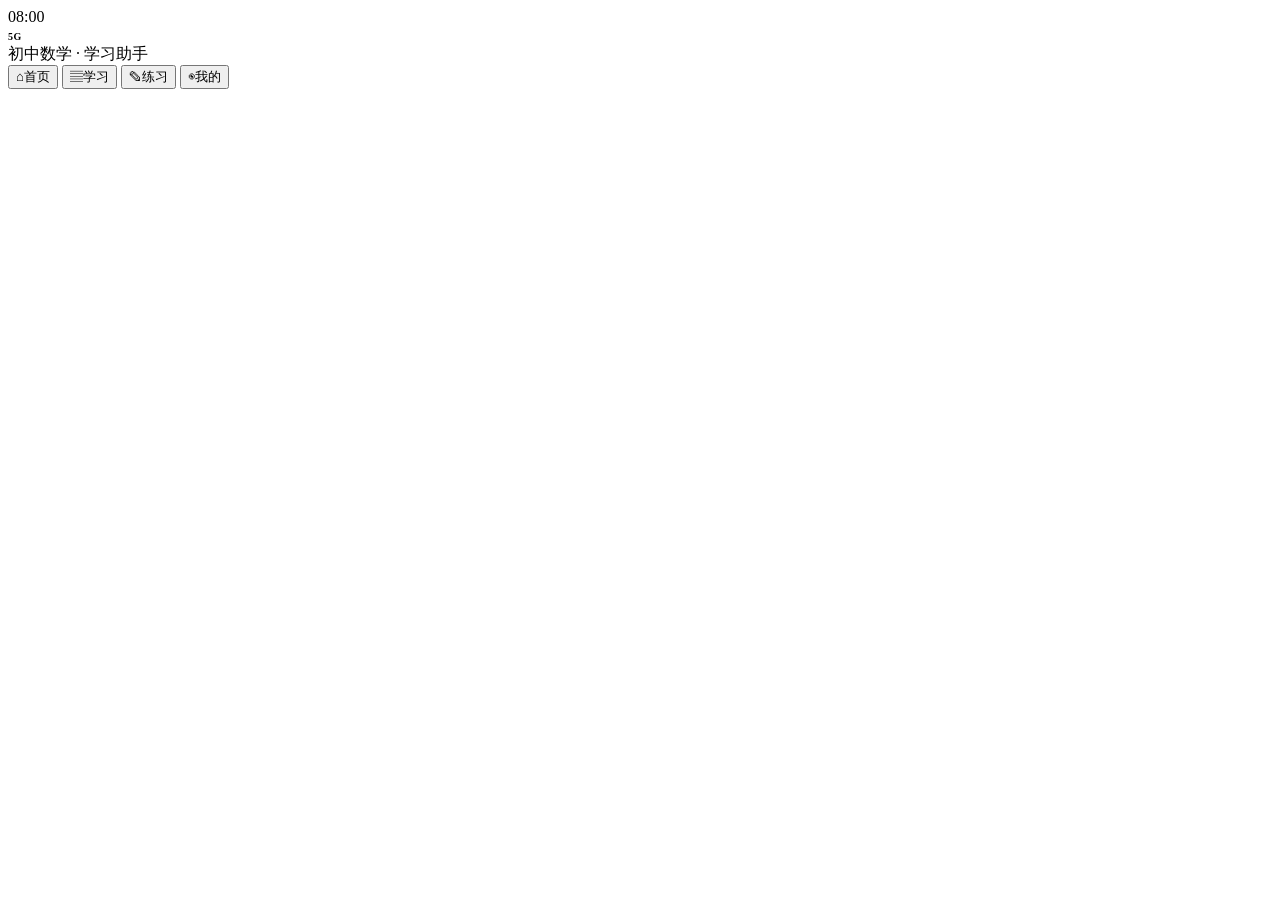
<file: src/template.html>
<!DOCTYPE html>
<html lang="zh-CN">
<head>
<meta charset="UTF-8">
<meta name="viewport" content="width=device-width, initial-scale=1, viewport-fit=cover, maximum-scale=1, user-scalable=no">
<meta name="theme-color" content="#5B6BF0">
<title>初中数学学习小程序</title>
<style>
/*__CSS__*/
</style>
</head>
<body data-theme="light">
<div class="phone">
  <div class="statusbar">
    <span id="status-time">08:00</span>
    <div class="sb-right">
      <div class="sb-bars"><i></i><i></i><i></i><i></i></div>
      <span style="font-size:10px;font-weight:700;letter-spacing:.5px">5G</span>
      <div class="sb-battery"><i></i></div>
    </div>
  </div>
  <div class="navbar">
    <div class="nav-left" id="nav-left"></div>
    <div class="nav-title" id="nav-title">初中数学 · 学习助手</div>
    <div class="nav-right" id="nav-right"></div>
  </div>
  <div class="scroll" id="scroll"></div>
  <div class="tabbar">
    <button class="tab active" data-act="tab" data-t="home"><span class="ti">⌂</span>首页</button>
    <button class="tab" data-act="tab" data-t="learn"><span class="ti">▤</span>学习</button>
    <button class="tab" data-act="tab" data-t="practice"><span class="ti">✎</span>练习</button>
    <button class="tab" data-act="tab" data-t="profile"><span class="ti">◉</span>我的</button>
  </div>
  <div class="toast" id="toast"></div>
  <div id="modal-host"></div>
</div>
<script>
/*__DATA__*/
</script>
<script>
/*__EXTRA__*/
</script>
<script>
/*__APP__*/
</script>
</body>
</html>
</file>
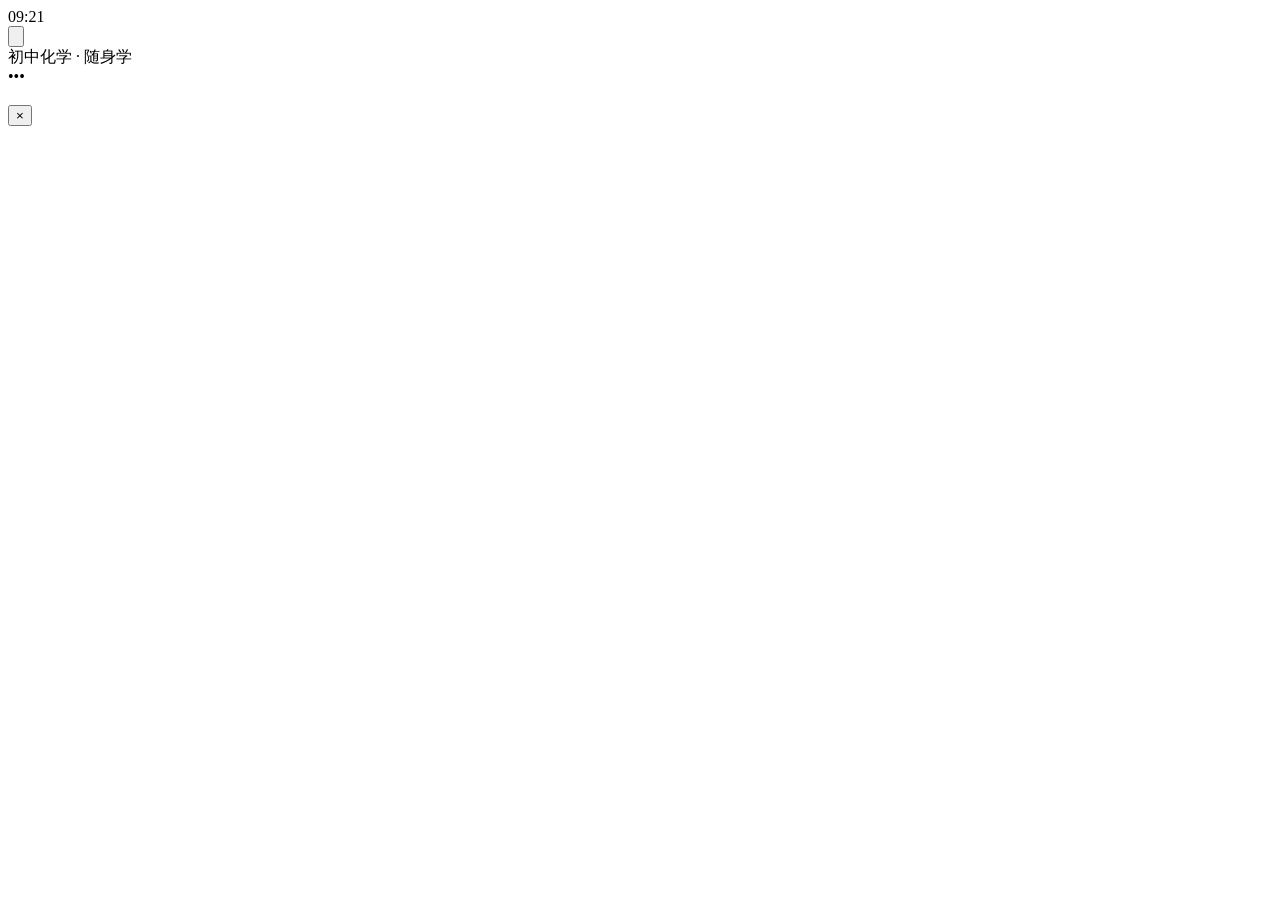
<file: huaxue/src/template.html>
<!DOCTYPE html>
<html lang="zh-CN">
<head>
<meta charset="UTF-8">
<meta name="viewport" content="width=device-width,initial-scale=1,maximum-scale=1,user-scalable=no,viewport-fit=cover">
<meta name="theme-color" content="#12B8A6">
<meta name="description" content="初中化学学习小程序：知识点、元素周期表、化学方程式、必背口诀、刷题与错题本">
<title>初中化学学习小程序</title>
<style>
/*__CSS__*/
</style>
</head>
<body>
<div class="phone">
  <div class="app">
    <div class="statusbar">
      <span id="clock">09:21</span>
      <div class="sb-right">
        <span class="sb-signal"><i></i><i></i><i></i><i></i></span>
        <span class="sb-wifi"></span>
        <span class="sb-bat"><i></i></span>
      </div>
    </div>
    <div class="navbar">
      <button class="nav-back" id="navBack" data-act="back" aria-label="返回">
        <svg viewBox="0 0 24 24" fill="none" stroke="currentColor" stroke-width="2" stroke-linecap="round" stroke-linejoin="round"><path d="M15 5l-7 7 7 7"/></svg>
      </button>
      <div class="nav-title"><span class="dot"></span><span id="navTitle">初中化学 · 随身学</span></div>
      <div class="capsule"><span class="cap-dots">•••</span><span><i class="cap-target"></i></span></div>
    </div>
    <div class="pages"><div id="page" class="page active"></div></div>
    <div class="tabbar" id="tabbar"></div>
    <div class="home-ind"></div>
  </div>
  <div class="mask" id="mask"></div>
  <div class="toast" id="toast"></div>
  <div class="sheet" id="sheet">
    <div class="grabber"></div>
    <div class="sheet-head"><h3 id="sheetTitle"></h3><button class="close" data-act="close-sheet">×</button></div>
    <div class="sheet-body" id="sheetBody"></div>
  </div>
</div>
<script>
/*__DATA_1__*/
</script>
<script>
/*__DATA_2__*/
</script>
<script>
/*__APP__*/
</script>
</body>
</html>
</file>
<file: physics/css/style.css>
/* ===== 物理小课 · 基础主题 ===== */
:root{
  --primary:#4F46E5;
  --primary-deep:#4338CA;
  --primary-soft:#EEF0FF;
  --violet:#7C3AED;
  --accent:#F59E0B;
  --accent-soft:#FFF6E5;
  --cyan:#06B6D4;
  --green:#10B981;
  --green-soft:#E8F8F1;
  --red:#EF4444;
  --red-soft:#FEECEC;
  --bg:#F5F6FB;
  --card:#FFFFFF;
  --text:#1E2333;
  --text-2:#4A5166;
  --muted:#939AAD;
  --line:#ECEEF6;
  --shadow:0 6px 22px rgba(38,44,90,.07);
  --shadow-lg:0 14px 40px rgba(38,44,90,.14);
  --radius:18px;
  --font:-apple-system,BlinkMacSystemFont,"PingFang SC","Hiragino Sans GB","Microsoft YaHei","Helvetica Neue",Arial,sans-serif;
}
*{box-sizing:border-box;-webkit-tap-highlight-color:transparent}
html,body{margin:0;padding:0;height:100%}
body{
  font-family:var(--font);
  color:var(--text);
  background:#E9ECF7;
  -webkit-font-smoothing:antialiased;
  font-size:15px;
  line-height:1.6;
}
button{font-family:inherit;cursor:pointer;border:none;background:none;color:inherit}
input{font-family:inherit}
svg{display:block}

/* ===== 桌面端的手机外框 ===== */
.desktop-bg{
  min-height:100vh;
  display:flex;align-items:center;justify-content:center;
  padding:24px;
  background:
    radial-gradient(circle at 18% 18%,rgba(124,58,237,.16),transparent 42%),
    radial-gradient(circle at 82% 78%,rgba(6,182,212,.16),transparent 42%),
    linear-gradient(135deg,#EEF0FB 0%,#E5E9F7 100%);
}
.phone{
  position:relative;
  width:414px;height:min(864px,calc(100vh - 48px));
  background:var(--bg);
  border-radius:38px;
  box-shadow:var(--shadow-lg),0 0 0 9px rgba(255,255,255,.55),0 0 0 10px rgba(60,66,110,.08);
  display:flex;flex-direction:column;
  overflow:hidden;
}
.statusbar{
  height:36px;flex:none;padding:0 22px 0 28px;
  display:flex;align-items:center;justify-content:space-between;
  font-size:13px;font-weight:700;letter-spacing:.2px;
  background:var(--card);color:var(--text);
}
.sb-icons{display:flex;align-items:center;gap:5px}
.sb-battery{width:22px;height:11px;border:1.4px solid currentColor;border-radius:3px;position:relative;display:inline-block;padding:1.4px}
.sb-battery:after{content:"";position:absolute;right:-3.5px;top:3px;width:2px;height:5px;background:currentColor;border-radius:0 2px 2px 0}
.sb-battery span{display:block;height:100%;width:78%;background:currentColor;border-radius:1px}

.appbar{
  height:50px;flex:none;background:var(--card);
  display:flex;align-items:center;padding:0 14px;gap:6px;
  border-bottom:1px solid rgba(236,238,246,.7);
  position:relative;z-index:5;
}
.appbar-back{width:34px;height:34px;display:flex;align-items:center;justify-content:center;border-radius:50%;flex:none}
.appbar-back:active{background:var(--bg)}
.appbar-back svg{width:20px;height:20px}
.appbar-title{position:absolute;left:0;right:0;text-align:center;font-size:16px;font-weight:700;letter-spacing:.3px;pointer-events:none}
.capsule{
  width:78px;height:30px;flex:none;border:1px solid var(--line);border-radius:16px;
  display:flex;align-items:center;justify-content:space-evenly;color:#5B6175;
  margin-left:auto;position:relative;z-index:1;background:var(--card);
}
.appbar-back{position:relative;z-index:1}
.cap-dots{font-size:13px;letter-spacing:1px;line-height:1}
.cap-split{width:1px;height:16px;background:var(--line)}
.cap-circle{width:14px;height:14px;border:1.6px solid currentColor;border-radius:50%;position:relative}
.cap-circle:after{content:"";position:absolute;width:5px;height:5px;background:currentColor;border-radius:50%;top:3px;left:3px}

.view{flex:1;overflow-y:auto;overflow-x:hidden;scroll-behavior:smooth;padding:16px 16px 28px}
.view::-webkit-scrollbar{width:0}
.tabbar{
  flex:none;height:62px;background:rgba(255,255,255,.94);
  backdrop-filter:blur(14px);-webkit-backdrop-filter:blur(14px);
  border-top:1px solid var(--line);
  display:flex;align-items:stretch;padding-bottom:env(safe-area-inset-bottom);
  z-index:5;
}
.tab{
  flex:1;display:flex;flex-direction:column;align-items:center;justify-content:center;gap:3px;
  color:#A2A8BB;font-size:10.5px;font-weight:600;transition:color .18s;position:relative;
}
.tab svg{width:23px;height:23px;stroke:currentColor;fill:none;stroke-width:1.8;stroke-linecap:round;stroke-linejoin:round}
.tab.active{color:var(--primary)}
.tab.active:before{content:"";position:absolute;top:0;width:22px;height:3px;border-radius:0 0 3px 3px;background:var(--primary)}

/* ===== 通用组件 ===== */
.card{background:var(--card);border-radius:var(--radius);box-shadow:var(--shadow);padding:16px;margin-bottom:14px}
.section-title{display:flex;align-items:center;justify-content:space-between;margin:20px 2px 11px;font-size:16px;font-weight:700}
.section-title:first-child{margin-top:4px}
.section-title .st-left{display:flex;align-items:center;gap:8px}
.section-title .st-left:before{content:"";width:4px;height:16px;border-radius:3px;background:linear-gradient(180deg,var(--primary),var(--violet));flex:none}
.section-more{font-size:12px;color:var(--muted);font-weight:500;display:flex;align-items:center;gap:2px}
.muted{color:var(--muted)}
.small{font-size:12px}
.row{display:flex;align-items:center;gap:10px}
.spread{display:flex;align-items:center;justify-content:space-between}
.grow{flex:1;min-width:0}
.divider{height:1px;background:var(--line);margin:12px 0}
.badge{display:inline-flex;align-items:center;padding:2px 9px;border-radius:20px;font-size:11px;font-weight:600;background:var(--primary-soft);color:var(--primary)}
.badge.easy{background:var(--green-soft);color:#059669}
.badge.mid{background:var(--accent-soft);color:#D97706}
.badge.hard{background:var(--red-soft);color:#DC2626}
.badge.gray{background:#F1F3F9;color:#7A8198}
.tag{display:inline-block;padding:3px 9px;border-radius:8px;background:var(--primary-soft);color:var(--primary);font-size:11.5px;font-weight:600}
.btn{
  display:inline-flex;align-items:center;justify-content:center;gap:6px;
  height:42px;padding:0 20px;border-radius:13px;font-size:14.5px;font-weight:700;
  background:var(--primary);color:#fff;box-shadow:0 6px 16px rgba(79,70,229,.24);
  transition:transform .12s,opacity .12s;
}
.btn:active{transform:scale(.975);opacity:.9}
.btn.block{width:100%}
.btn.ghost{background:var(--primary-soft);color:var(--primary);box-shadow:none}
.btn.gray{background:#F1F3F9;color:var(--text-2);box-shadow:none}
.btn.outline{background:#fff;color:var(--primary);border:1.5px solid var(--primary);box-shadow:none}
.btn:disabled{opacity:.45;box-shadow:none;cursor:not-allowed}
.btn.sm{height:34px;padding:0 14px;font-size:12.5px;border-radius:10px}
.empty{text-align:center;padding:48px 20px;color:var(--muted)}
.empty svg{width:56px;height:56px;margin:0 auto 12px;opacity:.5}
.empty p{margin:0 0 16px;font-size:13.5px}

/* ===== 首页 ===== */
.hero{
  border-radius:22px;padding:20px;color:#fff;position:relative;overflow:hidden;
  background:linear-gradient(125deg,#5B54E8 0%,#6D4BE0 48%,#8B5CF6 100%);
  box-shadow:0 12px 26px rgba(91,84,232,.28);margin-bottom:16px;
}
.hero:after{content:"";position:absolute;width:190px;height:190px;border-radius:50%;right:-60px;top:-80px;background:rgba(255,255,255,.10)}
.hero:before{content:"";position:absolute;width:120px;height:120px;border-radius:50%;right:20px;bottom:-70px;background:rgba(255,255,255,.08)}
.hero-in{position:relative;z-index:1;display:flex;align-items:center;gap:14px}
.hero-txt{flex:1;min-width:0}
.hero-hi{font-size:12px;opacity:.82;margin-bottom:4px}
.hero-title{font-size:20px;font-weight:800;letter-spacing:.5px;margin:0 0 6px}
.hero-sub{font-size:12px;opacity:.88;line-height:1.5}
.ring{width:76px;height:76px;flex:none;position:relative}
.ring svg{transform:rotate(-90deg)}
.ring-txt{position:absolute;inset:0;display:flex;flex-direction:column;align-items:center;justify-content:center;font-size:17px;font-weight:800;line-height:1.1}
.ring-txt small{font-size:9px;font-weight:500;opacity:.8;margin-top:2px}
.hero-stats{position:relative;z-index:1;display:flex;margin-top:16px;padding-top:14px;border-top:1px solid rgba(255,255,255,.22)}
.hero-stats div{flex:1;text-align:center}
.hero-stats div+div{border-left:1px solid rgba(255,255,255,.2)}
.hero-stats b{display:block;font-size:17px;font-weight:800}
.hero-stats span{font-size:10.5px;opacity:.82}

.module-grid{display:grid;grid-template-columns:repeat(3,1fr);gap:10px}
.module-card{
  background:var(--card);border-radius:16px;padding:14px 8px 12px;text-align:center;
  box-shadow:var(--shadow);transition:transform .14s;position:relative;overflow:hidden;
}
.module-card:active{transform:scale(.96)}
.module-icon{
  width:44px;height:44px;margin:0 auto 8px;border-radius:14px;
  display:flex;align-items:center;justify-content:center;
}
.module-icon svg{width:24px;height:24px;stroke:currentColor;stroke-width:1.9;fill:none;stroke-linecap:round;stroke-linejoin:round}
.module-name{font-size:13px;font-weight:700}
.module-count{font-size:10.5px;color:var(--muted);margin-top:2px}
.quick-grid{display:grid;grid-template-columns:repeat(2,1fr);gap:10px}
.quick-item{
  background:var(--card);border-radius:15px;padding:13px 14px;box-shadow:var(--shadow);
  display:flex;align-items:center;gap:10px;transition:transform .14s;
}
.quick-item:active{transform:scale(.97)}
.quick-ic{width:36px;height:36px;border-radius:11px;display:flex;align-items:center;justify-content:center;flex:none}
.quick-ic svg{width:19px;height:19px;stroke:currentColor;stroke-width:1.9;fill:none;stroke-linecap:round;stroke-linejoin:round}
.quick-t b{display:block;font-size:13.5px}
.quick-t span{font-size:10.5px;color:var(--muted)}
.daily{
  background:linear-gradient(120deg,#FFF8E9,#FFFDF7);border:1px solid #FDECC9;
  border-radius:18px;padding:16px;box-shadow:var(--shadow);
}
.daily .q-stem{font-size:14px;font-weight:600;line-height:1.65;margin:10px 0 12px}
.daily-opts{display:flex;flex-direction:column;gap:7px;margin-bottom:12px}
.daily-opt{
  display:flex;align-items:center;gap:9px;background:#fff;border:1px solid #F3E7D2;
  border-radius:11px;padding:9px 11px;font-size:12.5px;transition:all .15s;
}
.daily-opt .k{width:20px;height:20px;border-radius:6px;background:#F6F4EE;display:flex;align-items:center;justify-content:center;font-size:11px;font-weight:700;flex:none;color:#8A846F}
.daily-opt.ok{background:var(--green-soft);border-color:#A7E7C9;color:#047857;font-weight:600}
.daily-opt.ok .k{background:#10B981;color:#fff}
.daily-opt.no{background:var(--red-soft);border-color:#F7BDBD;color:#B91C1C;font-weight:600}
.daily-opt.no .k{background:var(--red);color:#fff}
.daily-exp{font-size:12px;color:var(--text-2);background:#fff;border-radius:10px;padding:10px 12px;line-height:1.6;display:none;border:1px solid #F3E7D2}
.daily-exp.show{display:block}

/* ===== 搜索 & 分段 ===== */
.search-box{
  display:flex;align-items:center;gap:8px;background:#fff;border-radius:13px;
  padding:0 13px;height:42px;box-shadow:var(--shadow);margin-bottom:12px;
}
.search-box svg{width:17px;height:17px;stroke:var(--muted);fill:none;stroke-width:2;flex:none}
.search-box input{border:none;outline:none;flex:1;font-size:13.5px;background:transparent;color:var(--text);min-width:0}
.search-box input::placeholder{color:#B4B9C9}
.search-clear{color:var(--muted);font-size:18px;line-height:1;padding:0 2px;display:none}
.segmented{display:flex;background:#EAECF5;border-radius:12px;padding:3px;margin-bottom:14px}
.segmented button{flex:1;height:34px;border-radius:9px;font-size:13px;font-weight:600;color:var(--muted);transition:all .18s}
.segmented button.on{background:#fff;color:var(--primary);box-shadow:0 2px 8px rgba(50,56,100,.10)}
.chips{display:flex;gap:8px;overflow-x:auto;padding:2px 0 12px;margin:0 -16px;padding-left:16px;padding-right:16px}
.chips::-webkit-scrollbar{height:0}
.chip{
  flex:none;padding:7px 15px;border-radius:20px;background:#fff;border:1px solid var(--line);
  font-size:12.5px;font-weight:600;color:var(--text-2);transition:all .16s;
}
.chip.on{background:var(--primary);border-color:var(--primary);color:#fff;box-shadow:0 4px 12px rgba(79,70,229,.25)}

/* ===== 列表 ===== */
.topic-item{
  display:flex;align-items:flex-start;gap:12px;background:#fff;border-radius:15px;
  padding:14px;margin-bottom:10px;box-shadow:var(--shadow);transition:transform .14s;
}
.topic-item:active{transform:scale(.985)}
.topic-idx{
  width:29px;height:29px;border-radius:9px;background:var(--primary-soft);color:var(--primary);
  font-size:12px;font-weight:800;display:flex;align-items:center;justify-content:center;flex:none;margin-top:1px;
}
.topic-item.done .topic-idx{background:var(--green-soft);color:#059669}
.topic-tt{font-size:14px;font-weight:700;line-height:1.4;display:flex;align-items:center;gap:6px;flex-wrap:wrap}
.topic-ss{font-size:11.5px;color:var(--muted);margin-top:4px;line-height:1.5;display:-webkit-box;-webkit-line-clamp:2;-webkit-box-orient:vertical;overflow:hidden}
.topic-arrow{width:16px;height:16px;color:#C7CBD9;flex:none;margin-top:6px}

.formula-card{background:#fff;border-radius:15px;padding:14px 15px;margin-bottom:10px;box-shadow:var(--shadow)}
.fc-top{display:flex;align-items:flex-start;justify-content:space-between;gap:10px}
.fc-name{font-size:13.5px;font-weight:700}
.fc-expr{
  margin:10px 0 8px;padding:11px 13px;background:linear-gradient(100deg,#F4F5FF,#FAFAFF);
  border-left:3px solid var(--primary);border-radius:0 10px 10px 0;
  font-family:"Times New Roman",Georgia,serif;font-size:19px;font-weight:700;
  color:var(--primary-deep);letter-spacing:.4px;overflow-x:auto;white-space:nowrap;
}
.fc-meta{font-size:11.5px;color:var(--muted);line-height:1.6}
.fc-note{font-size:12px;color:var(--text-2);margin-top:8px;padding-top:8px;border-top:1px dashed var(--line);line-height:1.6;display:none}
.formula-card.open .fc-note{display:block}
.fc-unit{color:var(--primary);font-weight:600}

/* ===== 详情页 ===== */
.detail-head{
  background:linear-gradient(125deg,#5B54E8,#8B5CF6);border-radius:20px;padding:18px;color:#fff;
  margin-bottom:14px;box-shadow:0 10px 22px rgba(91,84,232,.24);position:relative;overflow:hidden;
}
.detail-head:after{content:"";position:absolute;width:150px;height:150px;border-radius:50%;right:-50px;top:-70px;background:rgba(255,255,255,.10)}
.dh-tag{font-size:11px;opacity:.85;display:inline-block;background:rgba(255,255,255,.18);padding:3px 10px;border-radius:20px;margin-bottom:9px}
.dh-title{font-size:19px;font-weight:800;margin:0 0 7px;position:relative;z-index:1}
.dh-sum{font-size:12.5px;opacity:.92;line-height:1.65;position:relative;z-index:1}
.dh-actions{display:flex;gap:8px;margin-top:14px;position:relative;z-index:1}
.dh-actions button{
  background:rgba(255,255,255,.18);border:1px solid rgba(255,255,255,.28);color:#fff;
  border-radius:10px;padding:6px 12px;font-size:11.5px;font-weight:600;display:flex;align-items:center;gap:5px;
}
.dh-actions button.on{background:#fff;color:var(--primary)}
.dh-actions svg{width:14px;height:14px;stroke:currentColor;fill:none;stroke-width:2}
.d-sec{background:#fff;border-radius:16px;padding:16px;margin-bottom:12px;box-shadow:var(--shadow)}
.d-h{display:flex;align-items:center;gap:8px;font-size:14px;font-weight:700;margin:0 0 12px}
.d-h .dot{width:7px;height:7px;border-radius:50%;background:var(--primary)}
.d-h .dot.orange{background:var(--accent)}
.d-h .dot.green{background:var(--green)}
.point-list{margin:0;padding:0;list-style:none}
.point-list li{position:relative;padding-left:20px;font-size:13px;line-height:1.75;color:var(--text-2);margin-bottom:9px}
.point-list li:last-child{margin-bottom:0}
.point-list li:before{content:"";position:absolute;left:5px;top:9px;width:6px;height:6px;border-radius:50%;background:var(--primary);opacity:.55}
.point-list li b{color:var(--text)}
.expr-line{
  font-family:"Times New Roman",Georgia,serif;font-size:18px;font-weight:700;color:var(--primary-deep);
  background:#F5F6FF;border-radius:10px;padding:10px 13px;margin-bottom:8px;overflow-x:auto;white-space:nowrap;
}
.expr-note{font-size:11.5px;color:var(--muted);margin:-3px 0 10px}
.callout{border-radius:12px;padding:12px 13px;font-size:12.5px;line-height:1.7}
.callout.warn{background:#FFF7E8;color:#8A5B0B;border-left:3px solid var(--accent)}
.callout.tip{background:#EAF8F3;color:#0B6B4D;border-left:3px solid var(--green)}
.callout.info{background:#EEF4FF;color:#2549A6;border-left:3px solid var(--primary)}
.callout b{font-weight:700}
.diagram-box{background:#FBFCFF;border:1px solid var(--line);border-radius:14px;padding:10px;margin-top:4px}
.diagram-box svg{width:100%;height:auto}
.diagram-cap{text-align:center;font-size:11px;color:var(--muted);margin-top:6px}
.example{background:#F8F9FD;border-radius:12px;padding:12px 13px;font-size:12.5px;line-height:1.75;color:var(--text-2)}
.example b{color:var(--primary)}
.nav-bottom{display:flex;gap:10px;margin-top:16px}
.nav-bottom .btn{flex:1}

/* ===== 练习 ===== */
.quiz-setup .qs-card{background:#fff;border-radius:16px;padding:18px;box-shadow:var(--shadow);margin-bottom:14px}
.qs-title{font-size:14px;font-weight:700;margin-bottom:12px}
.qs-num{display:flex;gap:8px;flex-wrap:wrap}
.qs-num button{
  min-width:52px;height:38px;border-radius:11px;background:#F2F4FA;color:var(--text-2);
  font-size:13px;font-weight:700;
}
.qs-num button.on{background:var(--primary);color:#fff;box-shadow:0 5px 14px rgba(79,70,229,.25)}
.qs-info{display:flex;gap:10px;margin-bottom:14px}
.qs-info div{flex:1;background:#fff;border-radius:14px;padding:12px;text-align:center;box-shadow:var(--shadow)}
.qs-info b{display:block;font-size:19px;color:var(--primary)}
.qs-info span{font-size:10.5px;color:var(--muted)}

.quiz-head{display:flex;align-items:center;justify-content:space-between;margin-bottom:8px;font-size:12px;color:var(--muted)}
.quiz-bar{height:6px;background:#E7E9F3;border-radius:6px;overflow:hidden;margin-bottom:16px}
.quiz-bar i{display:block;height:100%;border-radius:6px;background:linear-gradient(90deg,var(--primary),var(--violet));transition:width .3s}
.q-card{background:#fff;border-radius:18px;padding:18px;box-shadow:var(--shadow)}
.q-meta{display:flex;align-items:center;gap:8px;margin-bottom:12px}
.q-stem{font-size:15.5px;font-weight:650;line-height:1.75;margin-bottom:16px}
.options{display:flex;flex-direction:column;gap:10px}
.option{
  display:flex;align-items:flex-start;gap:11px;border:1.5px solid var(--line);border-radius:13px;
  padding:12px 13px;background:#fff;transition:all .16s;font-size:13.5px;line-height:1.55;
}
.option .k{
  width:23px;height:23px;border-radius:7px;background:#F2F4FA;color:#7A8198;font-size:12px;
  font-weight:700;display:flex;align-items:center;justify-content:center;flex:none;margin-top:1px;
}
.option.selected{border-color:var(--primary);background:#F7F7FF}
.option.selected .k{background:var(--primary);color:#fff}
.option.correct{border-color:var(--green);background:var(--green-soft)}
.option.correct .k{background:var(--green);color:#fff}
.option.wrong{border-color:var(--red);background:var(--red-soft)}
.option.wrong .k{background:var(--red);color:#fff}
.option.dim{opacity:.55}
.explain-box{margin-top:14px;border-radius:13px;padding:13px 14px;font-size:12.5px;line-height:1.75;display:none}
.explain-box.show{display:block;animation:fadeUp .25s}
.explain-box.ok{background:var(--green-soft);border-left:3px solid var(--green)}
.explain-box.no{background:var(--red-soft);border-left:3px solid var(--red)}
.explain-box .eh{font-weight:800;margin-bottom:5px;display:flex;align-items:center;gap:6px}
.explain-box .ans{font-weight:700;color:var(--primary-deep)}
.quiz-foot{margin-top:16px;display:flex;gap:10px}

.result-hero{
  background:linear-gradient(125deg,#5B54E8,#8B5CF6);border-radius:22px;padding:24px 18px;
  text-align:center;color:#fff;margin-bottom:14px;box-shadow:0 12px 26px rgba(91,84,232,.26);
}
.result-ring{width:112px;height:112px;margin:0 auto 12px;position:relative}
.result-ring svg{transform:rotate(-90deg)}
.result-ring .rr{position:absolute;inset:0;display:flex;flex-direction:column;align-items:center;justify-content:center}
.result-ring b{font-size:32px;line-height:1}
.result-ring small{font-size:10.5px;opacity:.85;margin-top:3px}
.result-title{font-size:17px;font-weight:800;margin-bottom:4px}
.result-sub{font-size:12px;opacity:.88}
.result-stats{display:flex;background:#fff;border-radius:16px;padding:16px 8px;box-shadow:var(--shadow);margin-bottom:14px}
.result-stats div{flex:1;text-align:center}
.result-stats div+div{border-left:1px solid var(--line)}
.result-stats b{display:block;font-size:19px;font-weight:800}
.result-stats span{font-size:10.5px;color:var(--muted)}

/* ===== 实验 ===== */
.lab-intro{background:linear-gradient(120deg,#EEF4FF,#F7F4FF);border:1px solid #E3E7FF;border-radius:16px;padding:13px 14px;font-size:12px;color:#4B4F7A;line-height:1.65;margin-bottom:14px}
.lab-card{background:#fff;border-radius:18px;padding:16px;box-shadow:var(--shadow);margin-bottom:14px}
.lab-h{display:flex;align-items:center;gap:9px;font-size:15px;font-weight:750;margin-bottom:4px}
.lab-h .lab-ic{width:32px;height:32px;border-radius:10px;background:var(--primary-soft);color:var(--primary);display:flex;align-items:center;justify-content:center}
.lab-h .lab-ic svg{width:18px;height:18px;stroke:currentColor;fill:none;stroke-width:2;stroke-linecap:round}
.lab-desc{font-size:11.5px;color:var(--muted);margin-bottom:12px;line-height:1.6}
.lab-stage{background:#FAFBFF;border:1px solid var(--line);border-radius:14px;padding:8px;margin-bottom:14px}
.lab-stage svg{width:100%;height:auto}
.slider-row{margin-bottom:13px}
.slider-row label{display:flex;justify-content:space-between;font-size:12.5px;font-weight:600;margin-bottom:7px}
.slider-row label b{color:var(--primary);font-variant-numeric:tabular-nums}
input[type=range]{
  -webkit-appearance:none;appearance:none;width:100%;height:5px;border-radius:5px;
  background:linear-gradient(90deg,var(--primary) var(--p,50%),#E8EAF3 var(--p,50%));outline:none;
}
input[type=range]::-webkit-slider-thumb{
  -webkit-appearance:none;width:19px;height:19px;border-radius:50%;background:#fff;
  border:3px solid var(--primary);box-shadow:0 2px 7px rgba(79,70,229,.35);cursor:pointer;
}
input[type=range]::-moz-range-thumb{width:15px;height:15px;border-radius:50%;background:#fff;border:3px solid var(--primary);cursor:pointer}
.seg-mini{display:flex;gap:7px;margin-bottom:13px}
.seg-mini button{flex:1;height:32px;border-radius:9px;background:#F1F3F9;font-size:12px;font-weight:600;color:var(--text-2)}
.seg-mini button.on{background:var(--primary);color:#fff}
.readout{display:grid;grid-template-columns:repeat(3,1fr);gap:8px;margin-top:2px}
.readout div{background:#F7F8FD;border-radius:11px;padding:9px 6px;text-align:center}
.readout b{display:block;font-size:15px;color:var(--primary-deep);font-variant-numeric:tabular-nums}
.readout span{font-size:10px;color:var(--muted)}
.lab-note{margin-top:12px;background:var(--accent-soft);border-radius:11px;padding:10px 12px;font-size:12px;line-height:1.65;color:#8A5B0B}
.lab-note b{color:#B45309}

/* ===== 我的 ===== */
.profile{background:linear-gradient(125deg,#5B54E8,#8B5CF6);border-radius:20px;padding:18px;color:#fff;display:flex;align-items:center;gap:14px;margin-bottom:14px;box-shadow:0 10px 24px rgba(91,84,232,.24)}
.avatar{width:52px;height:52px;border-radius:17px;background:rgba(255,255,255,.2);display:flex;align-items:center;justify-content:center;font-size:26px;flex:none}
.profile b{font-size:16px;display:block}
.profile span{font-size:11.5px;opacity:.86}
.profile .lv{margin-top:6px;display:inline-block;background:rgba(255,255,255,.2);padding:2px 9px;border-radius:20px;font-size:10.5px}
.stat-grid{display:grid;grid-template-columns:repeat(4,1fr);gap:8px;margin-bottom:14px}
.stat-grid div{background:#fff;border-radius:14px;padding:13px 4px;text-align:center;box-shadow:var(--shadow)}
.stat-grid b{display:block;font-size:18px;font-weight:800;color:var(--primary)}
.stat-grid span{font-size:10px;color:var(--muted)}
.menu-list{background:#fff;border-radius:16px;box-shadow:var(--shadow);overflow:hidden}
.menu-item{display:flex;align-items:center;gap:12px;padding:14px 15px;border-bottom:1px solid var(--line)}
.menu-item:last-child{border-bottom:none}
.menu-item:active{background:#FAFBFF}
.mi-ic{width:34px;height:34px;border-radius:10px;display:flex;align-items:center;justify-content:center;flex:none}
.mi-ic svg{width:18px;height:18px;stroke:currentColor;fill:none;stroke-width:1.9;stroke-linecap:round;stroke-linejoin:round}
.menu-item .mi-t{flex:1;font-size:13.5px;font-weight:600}
.menu-item .mi-v{font-size:12px;color:var(--muted)}
.menu-item .mi-arrow{width:15px;height:15px;color:#C7CBD9}
.heat{display:flex;gap:5px;margin-top:10px}
.heat i{flex:1;height:26px;border-radius:6px;background:#EFF1F8;display:flex;align-items:center;justify-content:center;font-size:9px;color:#A8AEBF;font-style:normal}
.heat i.on{background:var(--primary);color:#fff;font-weight:700}
.wrong-item{background:#fff;border-radius:14px;padding:14px;box-shadow:var(--shadow);margin-bottom:10px}
.wi-stem{font-size:13px;font-weight:600;line-height:1.6;margin-bottom:8px}
.wi-ans{font-size:11.5px;color:var(--green);font-weight:600;margin-bottom:6px}
.wi-exp{font-size:11.5px;color:var(--muted);line-height:1.6;display:none;margin-bottom:10px}
.wrong-item.open .wi-exp{display:block}
.wi-foot{display:flex;gap:8px;justify-content:flex-end}

/* ===== 杂项 ===== */
.toast{
  position:fixed;left:50%;bottom:90px;transform:translate(-50%,14px);
  background:rgba(28,32,48,.92);color:#fff;padding:10px 18px;border-radius:22px;
  font-size:12.5px;font-weight:600;opacity:0;pointer-events:none;transition:all .25s;z-index:99;
  box-shadow:0 8px 24px rgba(0,0,0,.2);max-width:80vw;text-align:center;
}
.toast.show{opacity:1;transform:translate(-50%,0)}
@keyframes fadeUp{from{opacity:0;transform:translateY(8px)}to{opacity:1;transform:none}}
.fade-in{animation:fadeUp .26s ease-out}
.foot-tip{text-align:center;font-size:11px;color:#AFB5C6;padding:8px 0 2px;line-height:1.7}

/* ===== 图标与按钮的补充规则 ===== */
.btn svg,.appbar-back svg,.section-more svg,.topic-arrow svg,.mi-arrow svg,
.search-clear svg,.empty svg,.lab-intro svg,.callout svg{
  stroke:currentColor;fill:none;stroke-width:2;stroke-linecap:round;stroke-linejoin:round;
}
.btn svg{width:16px;height:16px}
.appbar-back svg{stroke-width:2.2}
.section-more svg{width:13px;height:13px;display:inline-block}
.topic-arrow svg{width:16px;height:16px}
.mi-arrow svg{width:15px;height:15px}
.search-clear svg{width:14px;height:14px}
.empty svg{width:52px;height:52px;stroke-width:1.5}
.lab-intro svg,.callout svg{width:15px;height:15px;display:inline-block;vertical-align:-3px;margin-right:4px}
.topic-item,.menu-item{width:100%;text-align:left}

/* ===== 移动端全屏 ===== */
@media (max-width:480px){
  body{background:var(--bg)}
  .desktop-bg{padding:0;min-height:100dvh;background:none}
  .phone{width:100vw;height:100dvh;border-radius:0;box-shadow:none}
  .statusbar{padding-top:env(safe-area-inset-top);height:calc(34px + env(safe-area-inset-top))}
}
</file>
